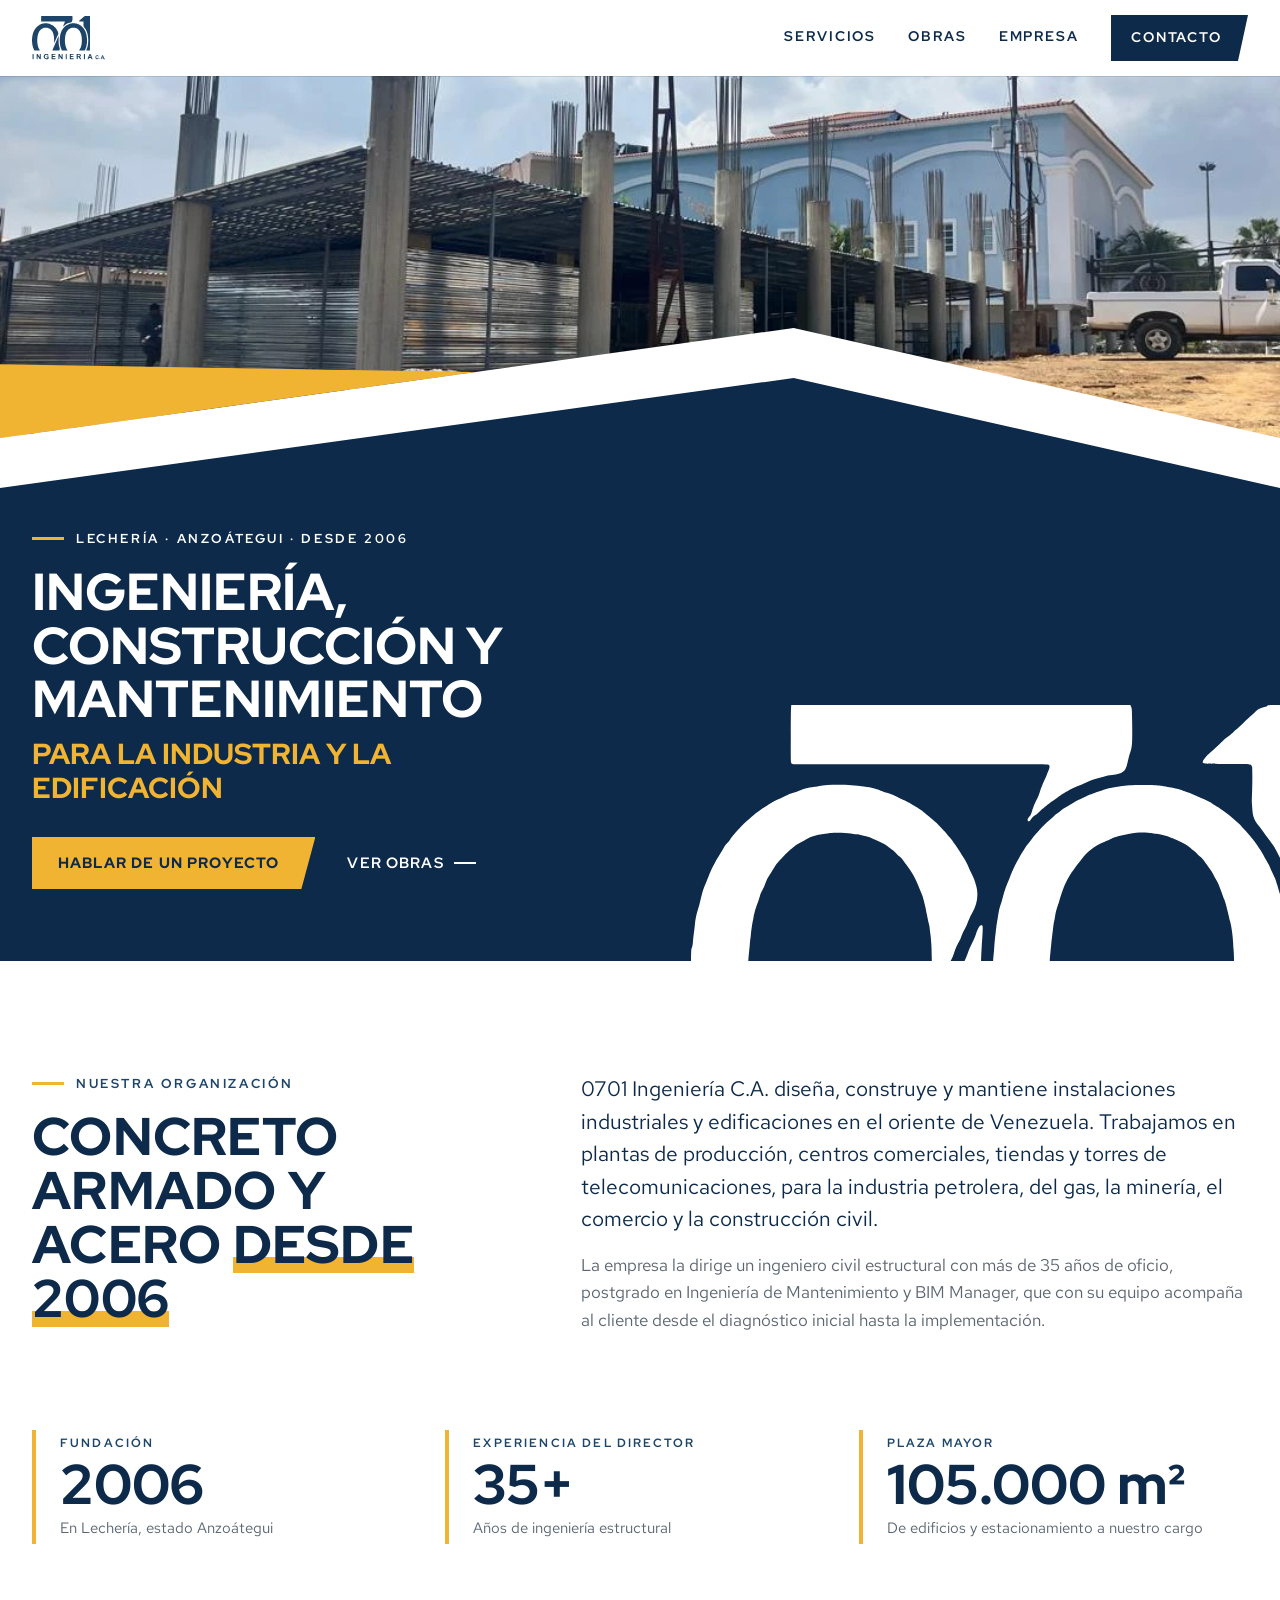
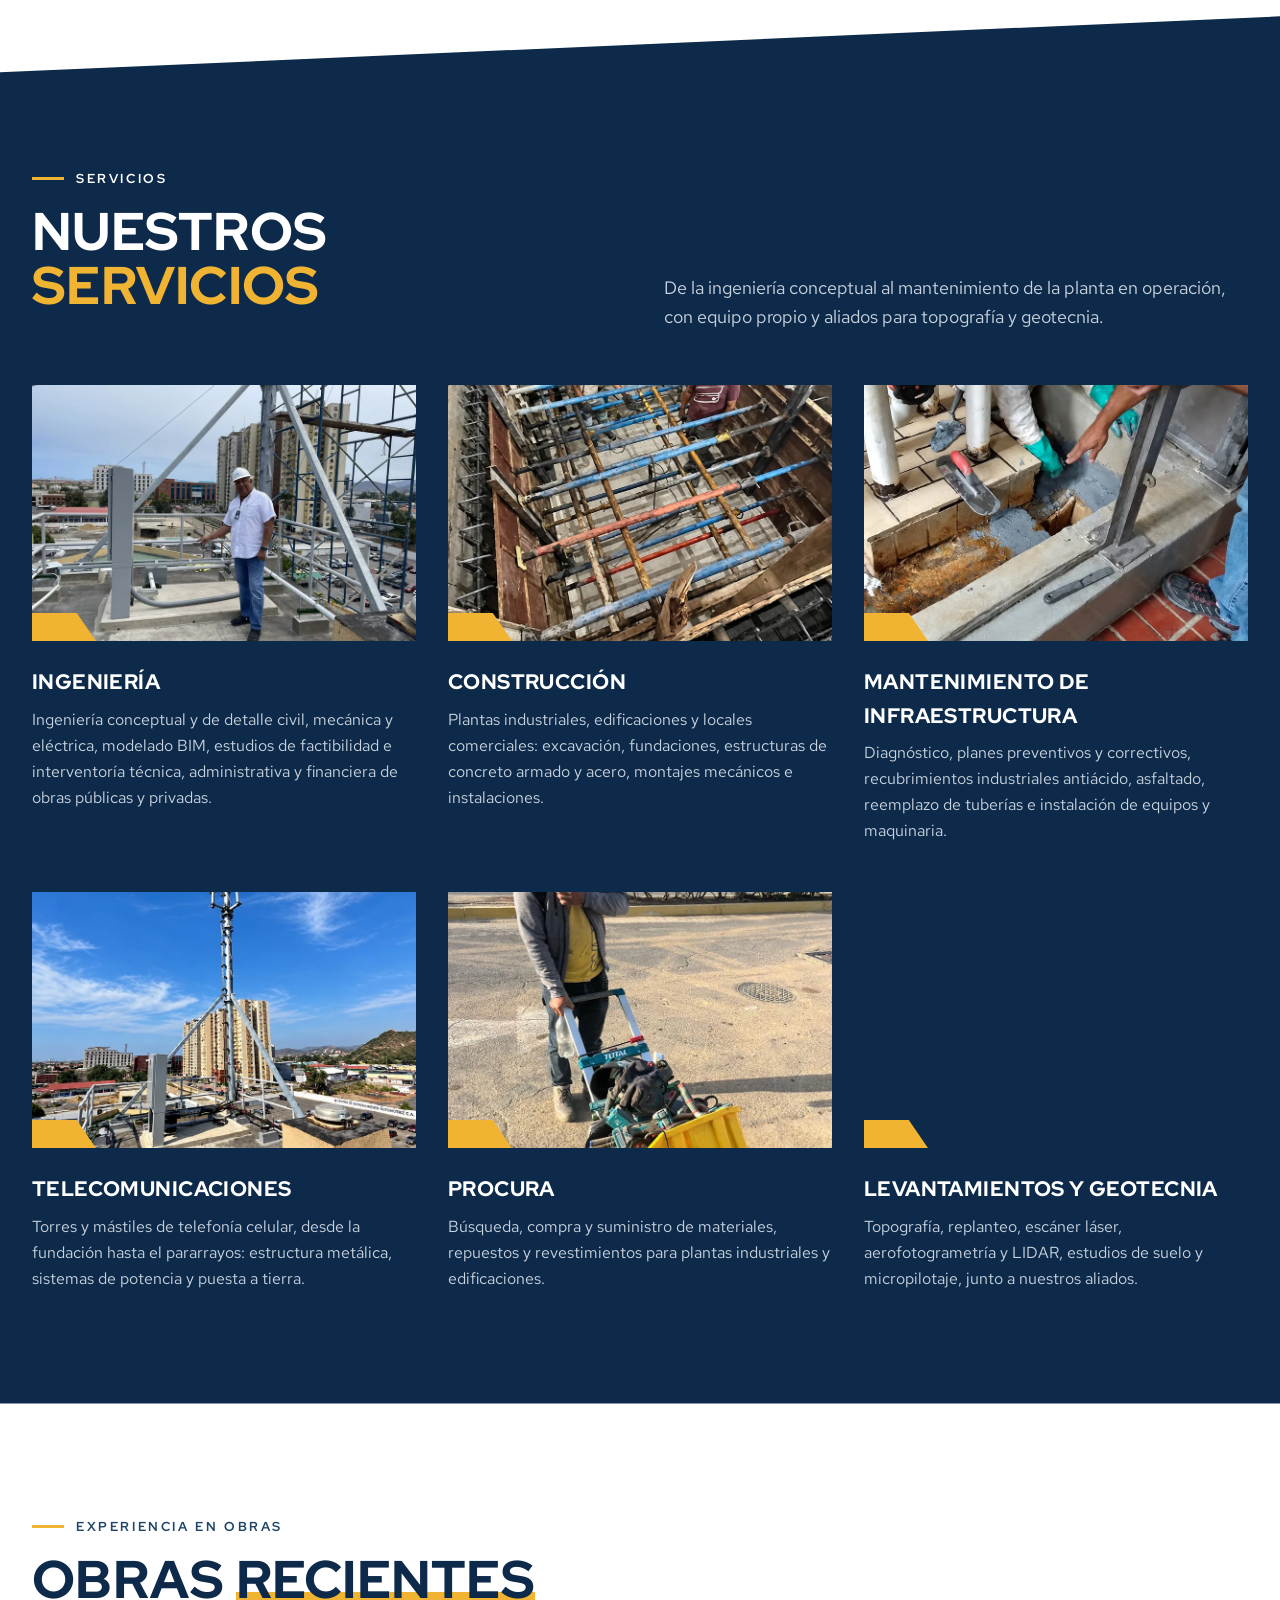
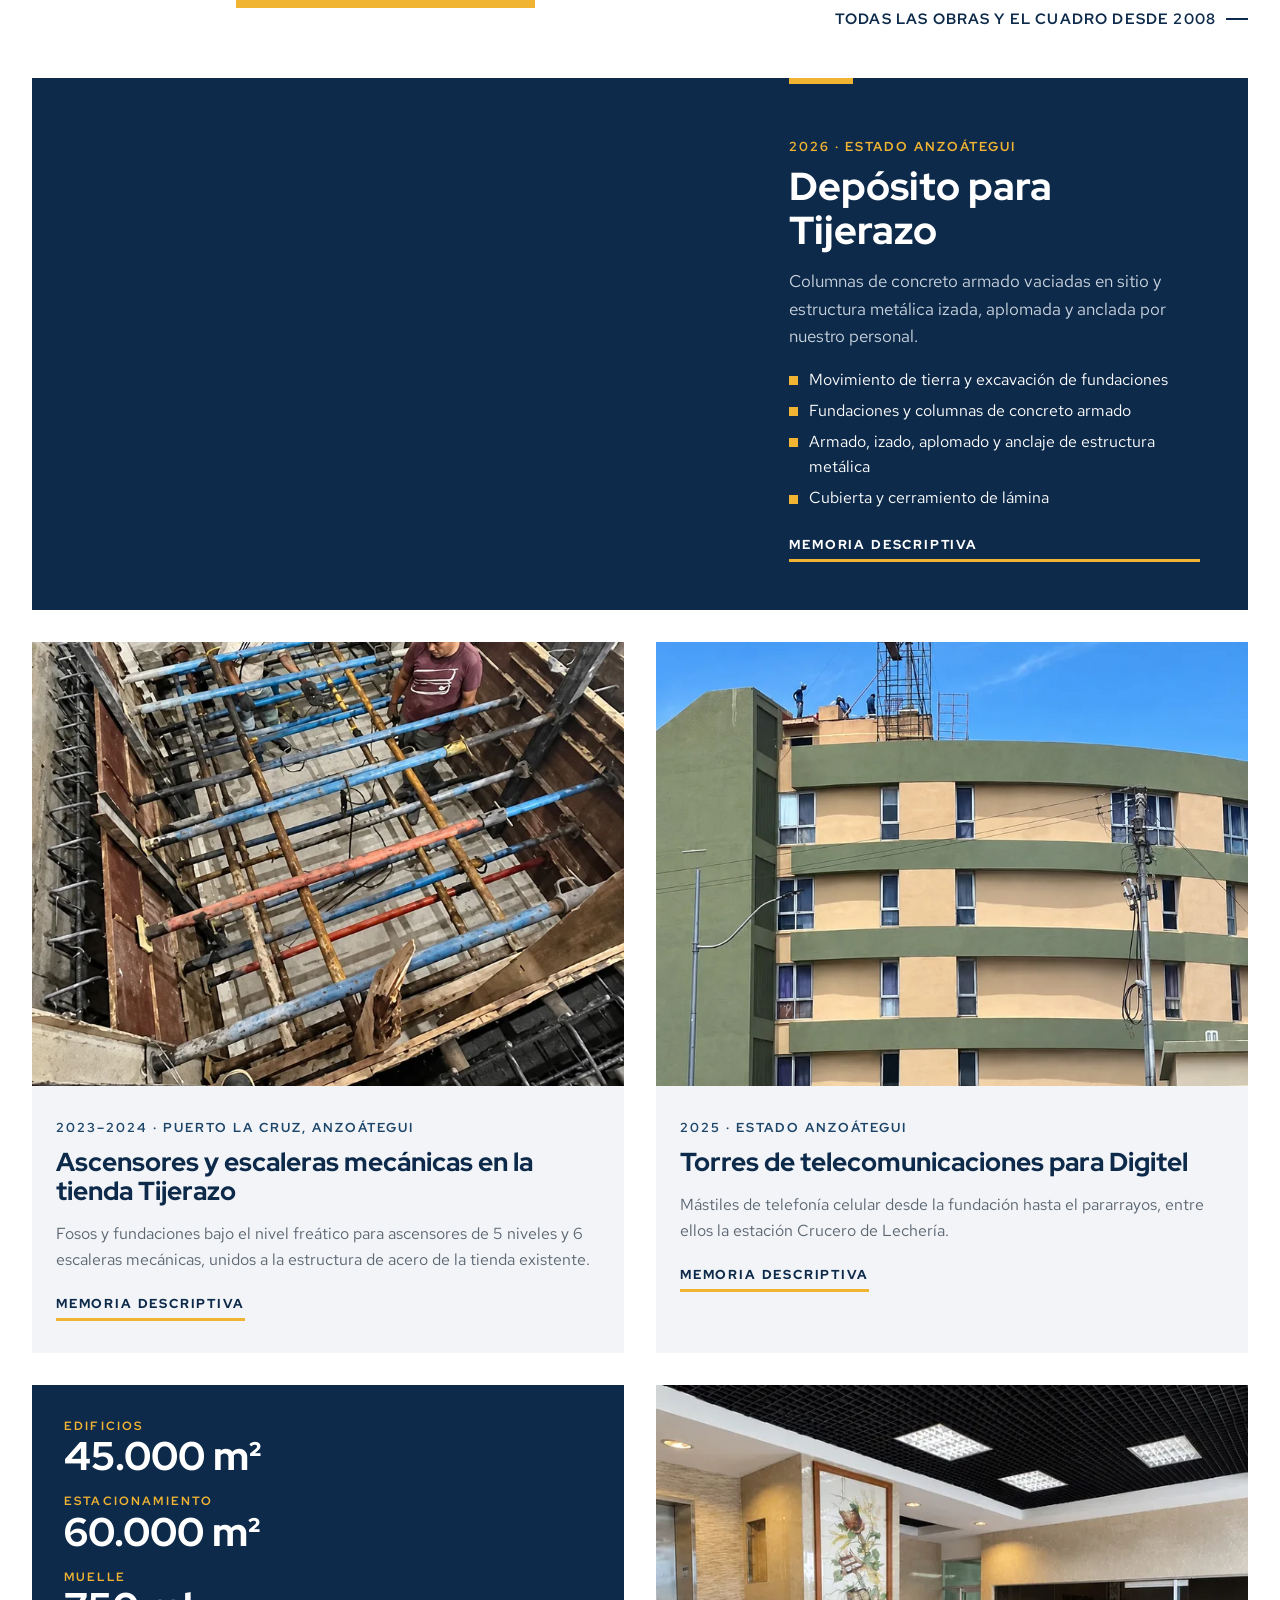
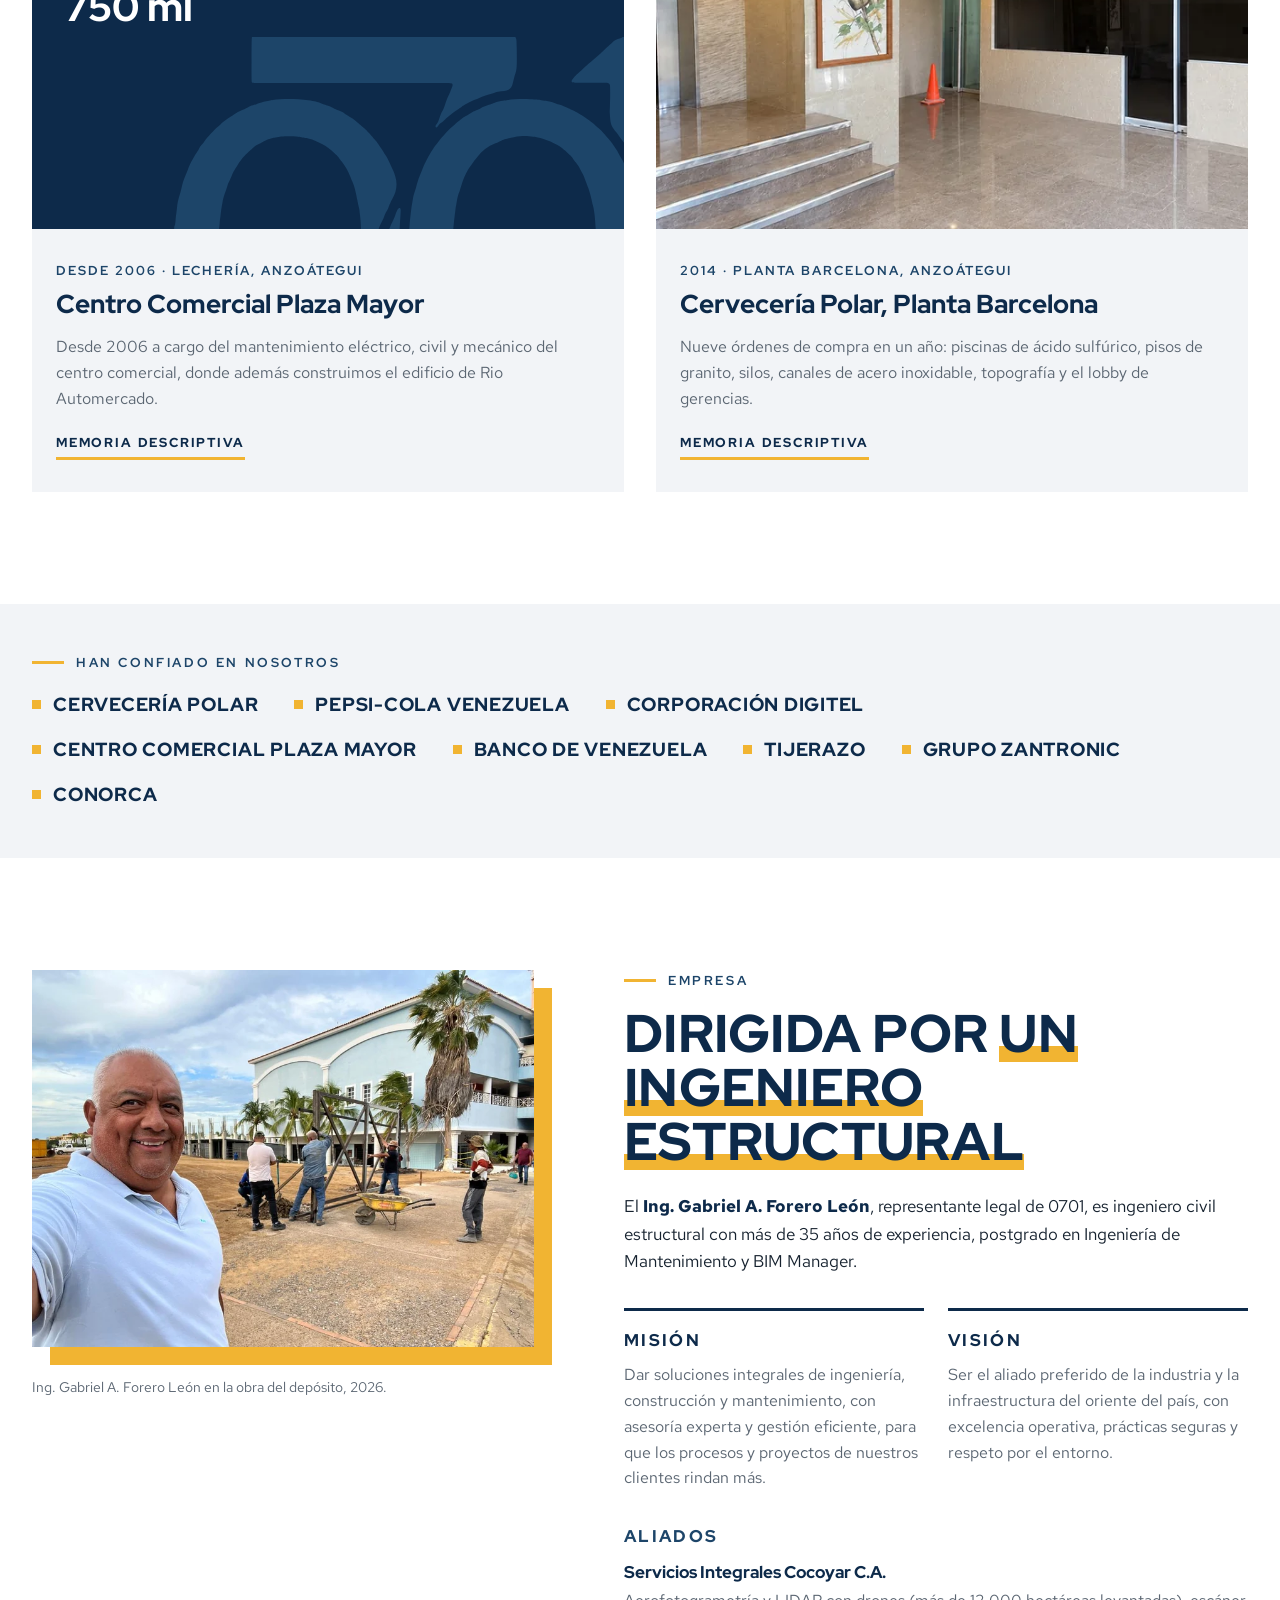
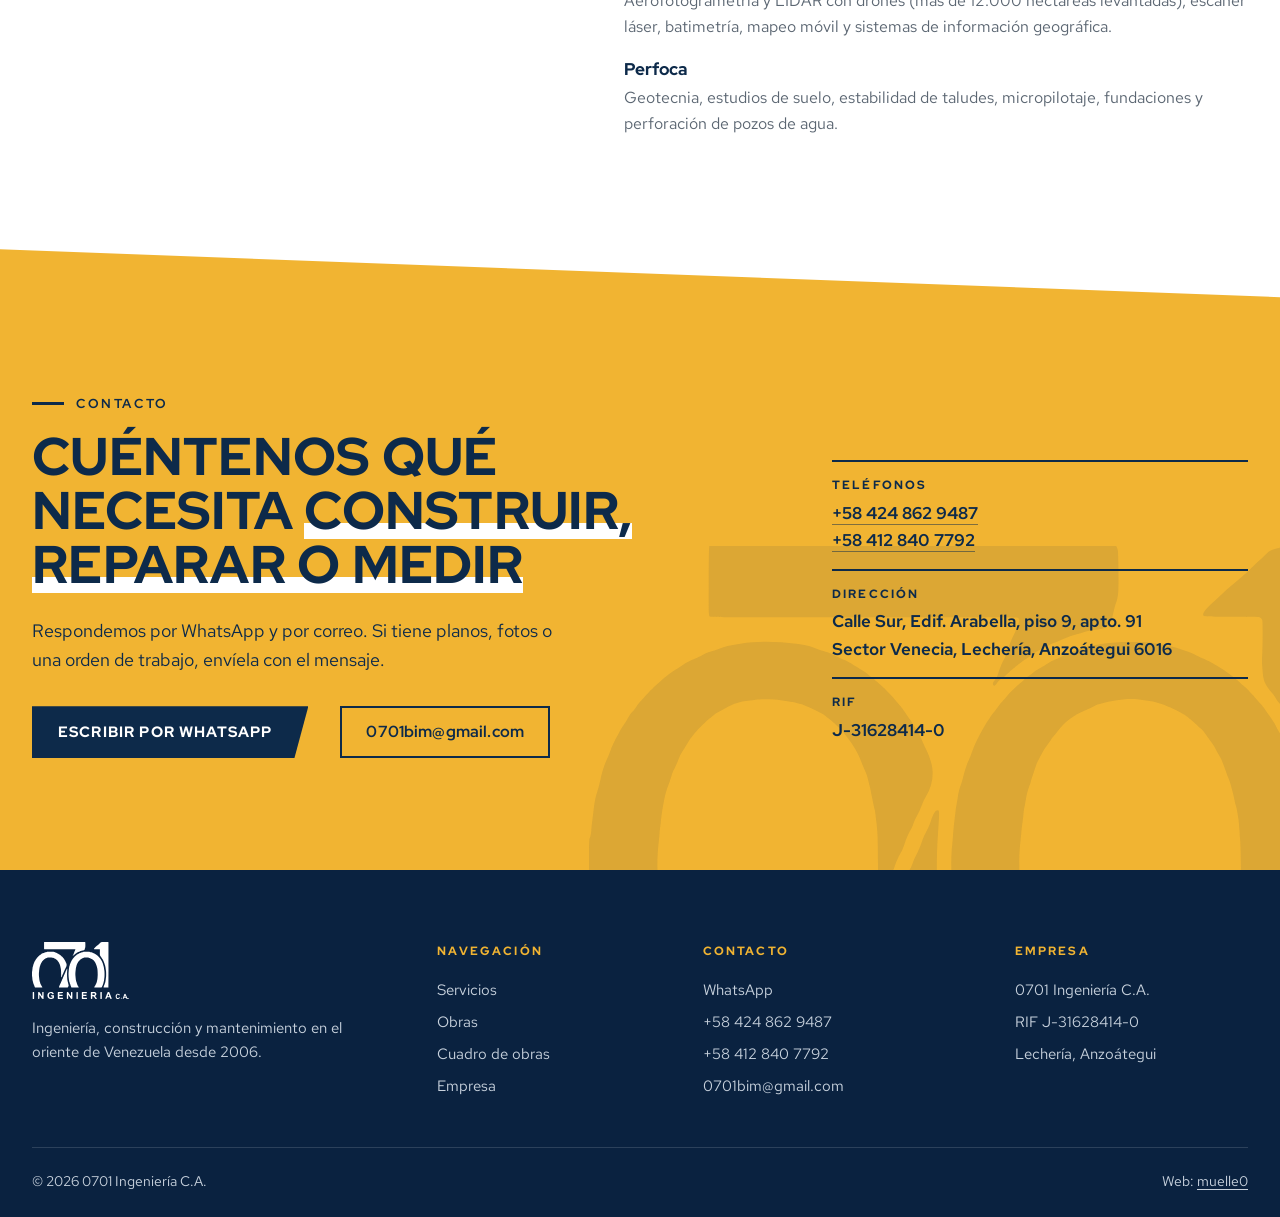
<file: public/index.html>
<!doctype html>
<html lang="es">
<head>
<meta charset="utf-8">
<meta name="viewport" content="width=device-width, initial-scale=1">
<title>0701 Ingeniería C.A. | Ingeniería, construcción y mantenimiento en Anzoátegui</title>
<meta name="description" content="Empresa de ingeniería, construcción y mantenimiento con sede en Lechería, Anzoátegui, desde 2006. Concreto armado y acero para plantas industriales, centros comerciales y torres de telecomunicaciones.">
<meta name="theme-color" content="#0d2a4a">
<meta property="og:type" content="website">
<meta property="og:locale" content="es_VE">
<meta property="og:title" content="0701 Ingeniería C.A. | Ingeniería, construcción y mantenimiento en Anzoátegui">
<meta property="og:description" content="Empresa de ingeniería, construcción y mantenimiento con sede en Lechería, Anzoátegui, desde 2006. Concreto armado y acero para plantas industriales, centros comerciales y torres de telecomunicaciones.">
<meta property="og:image" content="img/compartir.jpg">
<link rel="icon" href="img/favicon.svg" type="image/svg+xml">
<link rel="icon" href="img/favicon-32.png" sizes="32x32" type="image/png">
<link rel="apple-touch-icon" href="img/apple-touch-icon.png">
<link rel="preload" href="fonts/redhat-display.woff2" as="font" type="font/woff2" crossorigin>
<link rel="stylesheet" href="css/estilos.css?v=14">
<script type="application/ld+json">{"@context":"https://schema.org","@type":"GeneralContractor","name":"0701 Ingeniería C.A.","taxID":"J-31628414-0","foundingDate":"2006-08","email":"0701bim@gmail.com","telephone":["+58 424-862-9487","+58 412-840-7792"],"founder":{"@type":"Person","name":"Gabriel A. Forero León","jobTitle":"Ingeniero civil estructural"},"address":{"@type":"PostalAddress","streetAddress":"Calle Sur, Edif. Arabella, piso 9, apto. 91, sector Venecia","addressLocality":"Lechería","addressRegion":"Anzoátegui","postalCode":"6016","addressCountry":"VE"},"areaServed":"Anzoátegui, Venezuela"}</script>
</head>
<body>
<a class="saltar" href="#contenido">Saltar al contenido</a>
<header class="cab">
  <div class="cab__in">
    <a class="cab__logo" href="" aria-label="0701 Ingeniería C.A., inicio"><svg class="logo" aria-hidden="true" focusable="false" xmlns="http://www.w3.org/2000/svg" viewBox="0 0 408 245"><path fill="currentColor" fill-rule="evenodd" d="M405.59,241.00C405.22,240.95 404.55,240.76 404.05,240.55C403.16,240.19 403.16,240.19 402.08,240.34C399.77,240.68 398.98,240.14 398.06,237.58C397.48,235.98 397.14,235.87 392.72,235.92C388.75,235.96 388.64,236.01 388.00,237.97C387.35,239.95 386.70,240.50 385.05,240.50C383.85,240.49 383.20,240.02 383.20,239.16C383.20,238.43 384.77,234.06 385.70,232.20C386.47,230.68 387.49,227.86 388.15,225.51C388.29,224.99 388.68,223.98 389.01,223.26C389.35,222.54 389.78,221.58 389.98,221.13C390.78,219.24 392.52,218.50 394.42,219.23C395.51,219.65 397.03,222.52 398.31,226.55C399.06,228.94 400.00,231.32 400.56,232.27C401.16,233.28 401.32,233.67 401.96,235.54C402.84,238.07 403.15,238.35 404.30,237.61C405.04,237.13 405.60,237.00 406.95,237.00L408.00,237.00L408.00,238.99C408.00,240.97 408.00,240.97 407.32,241.03C406.57,241.11 406.52,241.10 405.59,241.00ZM78.30,240.94C73.27,240.51 69.54,238.28 67.61,234.55C67.21,233.78 66.70,232.79 66.46,232.34C66.05,231.56 65.64,230.15 65.29,228.30C64.73,225.39 65.38,221.54 66.89,218.77C67.28,218.07 67.75,217.18 67.95,216.81C68.44,215.87 68.86,215.42 69.99,214.55C70.52,214.15 71.27,213.57 71.65,213.25C74.40,211.03 80.56,210.24 84.85,211.57C86.71,212.15 89.47,214.19 90.45,215.70C92.62,219.05 92.41,219.79 89.10,220.31C86.90,220.66 86.61,220.57 85.76,219.27C85.20,218.43 84.91,218.17 83.50,217.23C80.24,215.05 76.44,215.69 73.46,218.92C71.69,220.83 71.05,224.94 71.84,229.37C72.25,231.64 72.28,231.70 74.07,233.51C76.31,235.78 76.69,235.95 79.70,235.94C84.16,235.93 87.13,233.80 86.41,231.13C86.14,230.15 85.49,229.90 83.15,229.90C80.32,229.90 79.80,229.51 79.80,227.39C79.80,225.04 80.00,224.97 86.50,225.02C93.32,225.06 92.73,224.50 92.71,230.99C92.70,236.50 92.69,236.53 91.29,237.72C88.95,239.71 82.52,241.30 78.30,240.94ZM269.08,240.49C267.69,240.29 267.05,239.75 265.92,237.85C265.53,237.19 264.89,236.22 264.48,235.68C264.08,235.15 263.43,234.19 263.03,233.53C262.13,232.05 260.93,230.42 260.37,229.95C259.02,228.78 256.46,228.27 255.51,228.98C254.84,229.47 254.86,229.39 254.80,234.40C254.73,240.57 254.79,240.45 251.65,240.45C249.34,240.45 248.94,240.20 248.69,238.61C248.50,237.35 248.61,212.95 248.82,212.50C249.30,211.41 249.37,211.40 256.88,211.40C265.95,211.40 266.73,211.51 269.08,213.13C273.74,216.34 273.06,224.31 267.89,227.09C266.12,228.04 266.17,228.45 268.29,230.80C269.82,232.49 270.09,232.87 270.94,234.52C271.28,235.20 271.93,236.25 272.36,236.86C273.87,238.94 273.99,239.74 272.91,240.30C272.50,240.51 270.05,240.63 269.08,240.49ZM333.32,240.49C331.70,240.28 331.14,239.63 329.75,236.31C328.71,233.83 329.03,233.96 323.37,233.92C318.35,233.89 318.22,233.90 317.60,234.46C317.12,234.89 316.35,236.36 315.86,237.79C315.08,240.02 314.41,240.50 312.11,240.50C309.39,240.49 309.15,239.90 310.41,236.25C310.67,235.48 311.00,234.46 311.14,233.99C311.28,233.52 311.72,232.48 312.11,231.69C313.25,229.38 313.46,228.82 314.94,224.08C315.19,223.31 315.71,222.00 316.15,221.08C317.17,218.94 317.37,218.45 317.99,216.55C318.97,213.54 319.98,211.88 321.01,211.59C321.84,211.36 324.97,211.41 325.45,211.67C326.27,212.11 327.93,215.28 329.00,218.45C329.39,219.62 329.90,220.85 330.45,221.97C330.92,222.92 331.52,224.34 331.79,225.12C333.76,230.83 333.89,231.18 334.41,232.05C335.16,233.33 335.37,233.83 336.14,236.23C337.10,239.22 337.10,239.78 336.20,240.25C335.94,240.39 334.40,240.62 334.05,240.59C334.00,240.58 333.67,240.54 333.32,240.49ZM4.25,240.38C2.95,239.90 3.05,241.10 3.05,225.90C3.05,209.92 2.74,211.48 5.89,211.42C8.19,211.37 8.74,211.62 9.00,212.86C9.17,213.67 9.09,238.85 8.91,239.30C8.74,239.73 8.44,240.07 8.05,240.28C7.68,240.48 4.73,240.56 4.25,240.38ZM27.40,240.39C26.86,240.22 26.49,239.91 26.26,239.41C26.02,238.89 25.87,214.47 26.10,213.22C26.35,211.83 26.85,211.48 28.65,211.42C30.75,211.35 31.29,211.57 32.17,212.90C32.49,213.37 33.05,214.15 33.42,214.64C33.80,215.13 34.27,215.82 34.47,216.19C35.11,217.36 35.51,218.01 36.70,219.85C37.34,220.84 38.10,222.08 38.40,222.60C40.25,225.92 41.91,228.20 42.46,228.20C43.15,228.20 43.21,227.52 43.21,220.51C43.20,211.40 43.17,211.50 46.14,211.41C47.99,211.36 48.61,211.65 48.89,212.67C49.04,213.21 49.04,238.70 48.89,239.25C48.60,240.28 47.85,240.54 45.41,240.48C43.05,240.42 42.46,240.05 41.31,237.94C41.01,237.40 40.49,236.54 40.15,236.05C39.81,235.56 39.18,234.47 38.75,233.65C37.79,231.81 37.46,231.27 36.10,229.30C35.51,228.45 34.77,227.28 34.44,226.71C33.44,224.93 32.19,223.81 31.70,224.25C31.32,224.59 31.29,225.12 31.27,232.15C31.25,239.92 31.28,239.66 30.30,240.20C29.79,240.48 28.07,240.59 27.40,240.39ZM110.27,240.36C109.76,240.17 109.51,239.94 109.26,239.40C109.01,238.86 108.87,214.50 109.11,213.06C109.24,212.25 109.68,211.67 110.28,211.50C110.81,211.36 128.42,211.36 129.10,211.51C130.33,211.77 130.96,213.15 130.61,214.79C130.29,216.31 130.61,216.24 123.05,216.30C114.67,216.37 115.03,216.20 115.12,219.88C115.18,222.82 115.21,222.83 123.50,222.78C128.53,222.75 128.66,222.77 129.26,223.36C129.87,223.98 130.02,226.16 129.50,227.08C129.00,227.97 129.20,227.94 122.40,228.00C114.53,228.07 115.05,227.77 115.12,232.12C115.18,236.03 114.67,235.81 123.48,235.79C130.26,235.78 130.19,235.77 130.72,236.50C131.43,237.48 131.06,239.80 130.12,240.26C129.62,240.51 110.94,240.60 110.27,240.36ZM148.47,240.35C147.80,240.12 147.39,239.62 147.27,238.90C147.11,237.99 147.18,213.36 147.34,212.84C147.68,211.74 148.42,211.40 150.49,211.40C152.10,211.40 152.57,211.55 153.29,212.28C154.00,213.00 155.51,215.13 155.97,216.05C156.83,217.76 158.26,220.22 158.80,220.91C159.13,221.32 159.63,222.08 159.91,222.60C160.58,223.83 160.80,224.17 161.55,225.20C161.89,225.67 162.39,226.42 162.65,226.88C163.27,227.97 163.68,228.40 164.08,228.40C164.84,228.40 164.91,227.59 164.89,219.34C164.87,212.83 164.87,212.83 165.11,212.39C165.96,210.84 169.64,211.02 170.37,212.65C170.59,213.15 170.72,237.98 170.50,238.98C170.23,240.20 169.42,240.55 167.01,240.47C164.62,240.40 164.15,240.11 163.07,238.05C162.76,237.44 162.17,236.50 161.76,235.95C161.36,235.40 160.75,234.45 160.41,233.83C160.07,233.21 159.41,232.17 158.95,231.50C158.00,230.15 156.52,227.73 155.95,226.60C155.01,224.73 153.95,223.68 153.43,224.11C152.95,224.51 152.95,224.49 152.90,232.00C152.84,239.87 152.88,239.55 152.13,240.08C151.53,240.51 149.35,240.67 148.47,240.35ZM189.15,240.35C188.64,240.17 188.14,239.63 188.00,239.12C187.75,238.16 187.92,212.80 188.19,212.34C188.92,211.06 192.51,211.03 193.24,212.30C193.61,212.94 193.78,238.42 193.42,239.25C192.94,240.34 190.73,240.91 189.15,240.35ZM211.89,240.34C211.34,240.17 210.85,239.67 210.71,239.13C210.55,238.50 210.53,212.81 210.69,212.50C211.30,211.35 210.84,211.40 221.29,211.40C230.29,211.40 230.81,211.42 231.29,211.77C232.04,212.32 232.32,214.30 231.79,215.36C231.29,216.37 231.65,216.33 224.16,216.34C216.06,216.35 216.49,216.22 216.28,218.69C216.09,220.83 216.35,222.02 217.09,222.44C217.57,222.72 219.86,222.81 225.20,222.78C229.76,222.75 229.81,222.75 230.30,223.43C230.90,224.27 230.86,226.82 230.23,227.42C229.67,227.95 229.76,227.94 223.50,228.00C215.66,228.07 216.25,227.76 216.25,231.80C216.25,236.04 215.65,235.78 225.35,235.79C228.93,235.80 231.09,235.84 231.33,235.91C233.23,236.43 233.17,239.86 231.25,240.39C230.59,240.57 212.49,240.53 211.89,240.34ZM290.23,240.39C289.79,240.26 289.25,239.72 289.09,239.25C288.92,238.75 288.83,215.17 288.99,213.56C289.16,211.82 289.58,211.48 291.61,211.42C293.84,211.35 294.64,211.71 294.89,212.90C295.05,213.62 295.04,238.28 294.89,239.01C294.75,239.65 294.27,240.22 293.72,240.38C293.26,240.52 290.70,240.53 290.23,240.39ZM360.89,240.35C358.05,239.87 355.96,238.46 354.82,236.23C352.98,232.63 352.99,226.49 354.85,222.80C355.35,221.82 356.58,220.81 359.13,219.28C362.05,217.53 366.76,218.31 369.40,220.99C371.86,223.47 371.64,225.13 368.80,225.37C367.94,225.44 367.56,225.27 366.94,224.54C364.64,221.80 361.97,221.38 359.78,223.40C357.80,225.21 357.16,231.22 358.62,234.18C360.24,237.47 365.02,237.66 366.69,234.52C367.36,233.24 367.83,232.90 368.88,232.90C371.72,232.90 372.00,234.52 369.74,237.92C368.46,239.84 364.44,240.95 360.89,240.35ZM376.24,239.71C374.99,239.13 374.93,236.89 376.15,236.26C377.18,235.72 378.72,236.08 379.11,236.94C379.98,238.85 378.16,240.61 376.24,239.71ZM394.33,231.86C395.36,231.43 395.41,230.51 394.52,228.30C393.26,225.18 392.59,225.23 391.46,228.53C390.76,230.57 390.75,231.30 391.44,231.75C391.98,232.10 393.61,232.17 394.33,231.86ZM325.50,228.75C326.31,228.28 326.34,227.72 325.65,225.65C325.41,224.94 325.10,223.92 324.95,223.40C323.88,219.59 322.78,219.20 321.71,222.27C319.84,227.60 319.71,228.28 320.53,228.71C321.20,229.08 324.89,229.10 325.50,228.75ZM261.90,223.90C264.69,223.61 266.22,222.22 266.22,220.00C266.22,217.17 264.14,216.21 258.23,216.32C254.92,216.37 254.87,216.43 254.82,220.15C254.77,223.93 254.81,223.97 258.80,223.99C259.98,223.99 261.38,223.95 261.90,223.90ZM115.90,192.61C113.43,192.51 113.23,192.13 114.29,189.51C114.61,188.71 114.98,187.73 115.10,187.35C115.41,186.39 116.93,182.87 117.78,181.10C118.55,179.52 119.02,178.37 119.75,176.30C120.02,175.56 120.67,174.07 121.20,172.99C121.73,171.92 122.42,170.39 122.74,169.59C123.06,168.80 123.62,167.59 124.00,166.90C124.65,165.70 125.65,163.38 126.28,161.60C127.00,159.55 127.77,157.76 128.41,156.65C129.20,155.27 129.37,154.86 130.30,152.25C130.74,151.00 131.39,149.48 132.19,147.81C133.33,145.46 134.03,143.79 135.02,141.05C135.23,140.44 135.64,139.52 135.92,139.00C136.20,138.48 136.60,137.73 136.82,137.34C137.03,136.94 137.49,135.86 137.84,134.94C138.52,133.12 138.62,132.89 139.62,131.00C140.39,129.55 140.94,128.23 141.76,125.85C142.19,124.61 142.68,123.49 143.58,121.71C144.58,119.73 144.95,118.85 145.61,116.96C146.82,113.48 147.64,112.29 148.63,112.54C149.23,112.69 149.23,113.41 148.50,124.05C147.89,133.00 148.00,146.20 148.75,153.35C148.83,154.12 148.97,155.69 149.05,156.85C149.15,158.14 149.32,159.53 149.50,160.45C149.66,161.28 149.88,162.47 149.99,163.10C150.10,163.73 150.35,164.75 150.54,165.35C151.00,166.82 151.75,169.74 151.95,170.85C152.04,171.34 152.25,172.27 152.41,172.90C155.51,184.61 155.49,183.99 152.89,189.28C151.18,192.76 153.22,192.39 135.30,192.50C127.35,192.55 120.06,192.61 119.10,192.63C118.14,192.65 116.70,192.64 115.90,192.61ZM13.67,192.45C12.68,192.13 11.87,190.67 10.36,186.50C10.05,185.65 9.68,184.68 9.55,184.35C9.41,184.02 9.04,182.96 8.71,182.00C8.07,180.11 7.90,179.72 7.18,178.40C6.68,177.47 5.50,173.95 5.05,172.04C4.91,171.44 4.64,170.43 4.45,169.80C4.26,169.17 4.04,168.33 3.95,167.95C3.86,167.56 3.62,166.71 3.41,166.05C2.81,164.21 2.13,160.97 2.00,159.40C1.88,158.03 1.36,153.20 1.20,152.00C1.15,151.64 1.09,150.72 1.05,149.95C0.94,147.55 0.65,145.89 0.19,145.12C-0.15,144.53 -0.10,125.06 0.25,124.46C0.63,123.81 0.87,122.71 0.99,120.95C1.14,119.01 1.24,118.07 1.55,115.80C1.69,114.84 1.86,113.35 1.94,112.50C2.20,109.74 2.73,107.03 3.45,104.80C4.04,102.97 4.53,101.14 4.90,99.40C5.48,96.62 6.45,93.47 7.27,91.66C7.85,90.38 8.79,88.09 9.28,86.74C9.75,85.47 11.25,82.25 11.74,81.46C11.98,81.07 12.47,80.16 12.83,79.44C13.20,78.71 13.95,77.43 14.52,76.58C15.09,75.74 15.88,74.46 16.29,73.75C16.70,73.03 17.17,72.21 17.34,71.92C17.51,71.62 18.06,70.97 18.55,70.47C19.19,69.82 19.66,69.21 20.15,68.41C20.65,67.61 21.20,66.90 22.05,65.98C22.71,65.27 23.45,64.45 23.70,64.16C24.73,62.94 27.82,59.83 28.65,59.17C29.14,58.77 30.07,57.96 30.70,57.37C32.19,55.97 35.44,53.50 37.13,52.51C37.85,52.07 38.90,51.40 39.45,51.00C41.26,49.70 42.54,49.01 45.25,47.88C45.91,47.61 47.21,46.99 48.15,46.50C49.91,45.59 50.76,45.25 51.95,44.95C52.66,44.77 54.45,44.13 56.25,43.42C57.79,42.81 59.92,42.30 62.55,41.91C63.27,41.80 64.37,41.62 65.00,41.51C70.76,40.51 80.71,40.57 88.24,41.65C92.91,42.32 93.93,42.57 96.92,43.76C97.94,44.17 99.36,44.65 100.07,44.84C101.97,45.35 102.66,45.62 104.65,46.65C105.64,47.17 107.15,47.89 108.00,48.25C110.43,49.31 111.31,49.75 112.32,50.43C112.83,50.78 113.52,51.22 113.85,51.40C114.38,51.70 116.19,52.81 117.68,53.77C117.97,53.95 118.53,54.40 118.92,54.77C119.32,55.13 120.10,55.77 120.65,56.19C121.20,56.60 122.10,57.35 122.64,57.85C123.19,58.34 124.19,59.21 124.87,59.78C125.54,60.35 126.10,60.85 126.10,60.91C126.10,60.96 126.82,61.73 127.70,62.61C128.59,63.50 129.75,64.77 130.29,65.43C130.83,66.10 131.60,67.01 132.00,67.45C133.08,68.63 133.40,69.05 134.83,71.20C135.55,72.27 136.42,73.54 136.78,74.03C137.13,74.51 137.67,75.36 137.97,75.93C138.27,76.49 138.84,77.40 139.23,77.95C140.09,79.16 141.09,81.07 141.85,82.93C142.16,83.69 142.90,85.30 143.50,86.51C144.10,87.72 144.71,89.10 144.86,89.58C145.00,90.06 145.32,91.09 145.57,91.86C147.08,96.65 146.30,102.13 143.46,106.64C143.16,107.13 142.77,107.87 142.59,108.29C142.42,108.71 142.12,109.41 141.93,109.85C141.74,110.29 141.36,111.22 141.10,111.92C140.83,112.62 140.30,113.76 139.90,114.45C139.03,115.99 138.61,116.90 138.08,118.40C137.61,119.73 137.59,119.79 136.74,121.25C135.99,122.55 135.12,124.58 134.31,126.94C133.57,129.07 133.36,129.53 132.45,131.15C131.70,132.46 130.57,135.10 130.05,136.74C129.89,137.23 129.27,138.62 128.65,139.84C127.65,141.83 126.82,143.85 125.94,146.42C125.34,148.19 124.30,149.40 123.71,149.03C123.16,148.69 123.11,147.67 123.06,135.85C123.02,124.84 122.93,122.63 122.40,117.80C121.87,113.09 121.84,112.90 121.51,111.74C121.35,111.19 121.08,109.96 120.91,109.00C120.73,108.04 120.51,106.91 120.40,106.50C120.30,106.09 120.12,105.19 120.00,104.50C119.89,103.81 119.66,102.77 119.50,102.18C119.34,101.60 119.10,100.63 118.96,100.03C118.60,98.41 118.05,96.80 117.40,95.40C117.08,94.71 116.40,93.07 115.89,91.75C114.48,88.13 112.73,85.06 110.40,82.10C109.90,81.47 109.14,80.45 108.70,79.85C107.73,78.50 107.36,78.09 106.40,77.28C105.98,76.93 105.23,76.22 104.73,75.69C104.22,75.17 103.44,74.47 102.99,74.14C102.54,73.82 101.67,73.15 101.06,72.67C99.74,71.62 99.20,71.32 95.26,69.41C92.09,67.88 90.79,67.38 88.80,66.95C88.17,66.82 87.24,66.59 86.73,66.46C86.22,66.32 85.19,66.14 84.43,66.05C83.67,65.96 82.40,65.78 81.60,65.64C78.88,65.18 73.53,65.08 70.95,65.44C70.40,65.52 68.94,65.72 67.70,65.89C66.46,66.06 65.22,66.26 64.95,66.34C61.41,67.32 60.83,67.55 58.30,69.00C57.56,69.42 56.30,70.09 55.50,70.48C54.39,71.03 53.85,71.36 53.20,71.91C52.73,72.31 51.82,73.05 51.17,73.58C50.51,74.10 49.73,74.80 49.42,75.14C49.10,75.47 48.27,76.31 47.57,76.99C46.87,77.67 46.01,78.57 45.66,78.99C45.31,79.41 44.67,80.15 44.23,80.64C43.73,81.18 43.20,81.92 42.85,82.54C42.53,83.09 41.72,84.41 41.04,85.47C39.04,88.58 38.86,88.93 37.75,91.80C37.44,92.60 36.88,93.81 36.51,94.50C35.73,95.94 35.53,96.44 35.10,97.94C34.69,99.36 33.92,101.63 33.47,102.70C33.07,103.66 32.19,106.97 31.95,108.40C31.86,108.92 31.66,110.00 31.50,110.80C31.26,111.99 30.82,115.22 30.54,117.90C30.51,118.20 30.40,119.01 30.30,119.70C30.20,120.39 30.09,121.49 30.05,122.15C30.02,122.81 29.84,124.70 29.65,126.35C29.24,129.99 29.04,134.24 29.14,137.25C29.20,139.28 29.45,143.29 29.55,143.80C29.59,144.05 30.03,148.82 30.15,150.35C30.24,151.49 30.58,154.57 30.75,155.80C30.83,156.38 30.97,157.49 31.05,158.27C31.13,159.05 31.28,160.08 31.39,160.57C31.50,161.05 31.75,162.33 31.95,163.40C32.44,166.05 32.85,167.62 33.79,170.45C34.22,171.77 34.72,173.39 34.90,174.05C35.27,175.44 35.89,176.90 36.66,178.21C37.19,179.11 37.48,179.69 38.80,182.47C39.44,183.81 39.71,184.24 40.70,185.50C41.43,186.42 41.50,186.54 42.64,188.95C43.72,191.22 43.74,191.87 42.76,192.31C42.15,192.58 14.48,192.71 13.67,192.45ZM167.95,192.51C167.46,192.39 167.05,192.13 166.70,191.74C165.91,190.83 163.82,186.00 163.14,183.50C162.81,182.32 161.95,180.02 161.34,178.73C160.66,177.27 160.57,177.02 159.70,174.14C159.26,172.68 158.72,171.03 158.51,170.47C157.73,168.39 157.12,166.01 156.95,164.35C156.91,164.02 156.71,162.87 156.50,161.80C156.28,160.73 156.04,159.15 155.95,158.30C155.87,157.45 155.73,156.25 155.65,155.65C155.36,153.35 155.11,150.89 155.00,149.25C154.91,147.66 154.74,145.34 154.34,139.90C154.15,137.33 154.28,130.05 154.56,128.20C154.63,127.68 154.79,125.92 154.90,124.30C155.10,121.40 155.32,119.12 155.70,115.95C155.81,115.07 155.97,113.74 156.05,113.00C156.13,112.26 156.33,110.95 156.49,110.10C156.65,109.25 156.86,108.03 156.95,107.40C157.28,105.12 157.75,103.17 158.35,101.60C158.54,101.10 158.97,99.67 159.30,98.42C160.04,95.64 160.91,92.91 161.37,91.90C161.75,91.08 162.73,88.63 163.51,86.52C164.58,83.67 168.24,76.63 169.80,74.45C170.11,74.01 170.62,73.22 170.93,72.70C171.24,72.18 171.93,71.25 172.46,70.65C172.99,70.05 173.79,69.01 174.23,68.35C174.72,67.61 175.42,66.75 176.05,66.10C176.61,65.52 177.50,64.53 178.02,63.90C179.42,62.22 181.46,60.18 182.95,58.99C183.67,58.42 184.64,57.57 185.12,57.09C185.60,56.61 186.39,55.95 186.87,55.61C187.35,55.28 188.21,54.63 188.77,54.17C190.11,53.06 190.09,53.07 191.95,52.03C192.83,51.53 194.09,50.78 194.75,50.35C196.27,49.36 197.47,48.72 198.79,48.20C199.36,47.98 200.69,47.35 201.74,46.81C203.18,46.07 204.08,45.69 205.40,45.25C206.36,44.93 207.82,44.42 208.65,44.12C209.47,43.82 210.49,43.45 210.91,43.29C212.31,42.78 214.71,42.21 216.35,42.00C217.23,41.89 218.67,41.67 219.55,41.51C222.65,40.94 228.22,40.70 233.95,40.89C238.67,41.04 239.18,41.08 240.85,41.41C241.67,41.57 243.29,41.84 244.43,42.00C246.70,42.33 248.65,42.79 250.11,43.34C250.63,43.53 252.02,44.01 253.20,44.41C255.67,45.23 257.09,45.79 258.65,46.58C259.25,46.88 260.29,47.36 260.95,47.65C264.63,49.27 265.46,49.70 267.01,50.82C267.43,51.12 268.28,51.64 268.91,51.99C270.44,52.82 275.50,56.61 277.13,58.14C277.80,58.77 278.78,59.62 279.30,60.03C279.84,60.45 280.53,61.10 280.90,61.55C281.26,61.99 281.99,62.80 282.52,63.37C283.05,63.93 283.88,64.86 284.36,65.42C284.85,65.99 285.63,66.88 286.11,67.40C286.58,67.92 287.37,68.91 287.85,69.60C290.50,73.35 291.56,74.95 292.11,76.04C292.78,77.35 293.62,78.86 294.72,80.73C295.11,81.38 295.64,82.46 295.92,83.13C296.19,83.80 296.90,85.34 297.50,86.55C298.30,88.18 298.67,89.04 298.90,89.87C299.07,90.49 299.32,91.32 299.46,91.72C299.59,92.12 299.89,93.12 300.11,93.95C300.33,94.78 300.87,96.51 301.30,97.80C302.18,100.44 302.81,102.81 303.05,104.45C303.14,105.05 303.35,106.16 303.50,106.90C303.86,108.56 303.96,109.17 304.10,110.45C304.16,111.00 304.36,112.40 304.55,113.55C304.74,114.70 304.97,116.26 305.05,117.00C305.14,117.74 305.34,119.03 305.50,119.85C306.23,123.62 306.55,129.73 306.47,138.15C306.40,145.13 306.10,150.02 305.60,152.49C305.43,153.28 305.19,154.76 305.04,155.79C304.90,156.81 304.68,158.28 304.55,159.05C304.41,159.82 304.21,161.21 304.10,162.15C303.99,163.08 303.74,164.54 303.55,165.40C303.36,166.25 303.11,167.55 303.00,168.29C302.70,170.12 302.02,172.61 301.42,174.05C301.14,174.71 300.49,176.65 299.96,178.35C298.61,182.77 298.26,183.66 297.09,185.70C296.83,186.17 296.42,187.00 296.19,187.55C294.35,192.00 293.94,192.23 287.60,192.28C286.36,192.29 280.69,192.37 275.00,192.46C269.31,192.54 264.49,192.58 264.30,192.55C262.72,192.25 262.71,190.89 264.27,188.45C264.65,187.84 265.49,186.33 266.13,185.09C266.77,183.85 267.71,182.21 268.20,181.44C269.22,179.88 270.46,177.43 271.10,175.70C271.34,175.07 271.68,174.21 271.87,173.80C272.64,172.13 272.92,171.42 273.30,170.11C273.85,168.19 274.56,165.23 274.85,163.56C274.99,162.79 275.28,161.54 275.50,160.80C275.74,159.97 275.96,158.95 276.05,158.15C276.14,157.44 276.30,156.33 276.41,155.70C276.71,153.85 276.89,152.02 277.00,149.40C277.10,146.99 277.17,145.95 277.41,142.95C277.70,139.39 277.53,127.21 277.15,124.15C277.12,123.93 277.06,122.78 277.00,121.60C276.82,117.68 276.08,112.63 275.35,110.28C275.21,109.85 274.99,108.92 274.85,108.21C274.71,107.50 274.51,106.60 274.40,106.22C274.29,105.84 274.11,105.09 274.00,104.56C273.64,102.91 272.82,100.16 272.42,99.23C272.20,98.75 271.84,97.81 271.61,97.16C271.38,96.50 271.02,95.51 270.80,94.96C270.59,94.40 270.20,93.36 269.94,92.65C269.39,91.11 268.91,90.12 268.03,88.72C267.68,88.15 267.21,87.31 267.01,86.86C266.45,85.65 265.66,84.40 264.30,82.59C263.64,81.71 262.74,80.46 262.31,79.82C261.50,78.63 261.11,78.19 260.05,77.36C259.72,77.10 259.12,76.52 258.71,76.08C258.30,75.64 257.49,74.91 256.91,74.46C256.33,74.02 255.43,73.27 254.90,72.81C252.14,70.39 243.37,66.60 239.21,66.05C238.57,65.96 237.31,65.78 236.40,65.65C231.71,64.96 228.89,65.01 223.42,65.91C220.62,66.36 216.05,67.57 215.45,68.01C215.12,68.25 212.71,69.37 211.40,69.90C206.30,71.95 202.31,74.99 199.46,78.97C199.11,79.45 198.52,80.19 198.15,80.60C197.78,81.01 197.11,81.89 196.67,82.55C196.23,83.21 195.50,84.22 195.05,84.80C193.95,86.20 192.82,88.18 190.94,92.00C190.45,92.98 188.51,98.78 188.00,100.78C187.94,101.02 187.69,101.71 187.45,102.33C186.90,103.75 186.26,106.22 186.05,107.76C185.96,108.41 185.76,109.53 185.60,110.25C185.29,111.65 185.19,112.35 184.95,114.60C184.86,115.40 184.66,117.06 184.50,118.30C184.33,119.54 184.15,121.11 184.10,121.80C184.04,122.49 183.86,124.31 183.70,125.85C183.32,129.47 183.20,131.74 183.20,135.52C183.20,139.14 183.25,140.09 183.80,145.85C183.85,146.40 183.99,147.99 184.10,149.38C184.21,150.77 184.41,152.68 184.55,153.63C184.69,154.58 184.89,156.19 185.00,157.23C185.11,158.26 185.34,159.77 185.51,160.58C185.67,161.39 185.89,162.59 186.00,163.25C186.28,164.90 186.83,166.82 187.39,168.14C187.89,169.31 188.39,170.77 189.40,174.05C190.21,176.69 190.66,177.95 191.62,180.30C192.84,183.28 192.99,183.56 194.88,186.40C197.72,190.66 198.08,191.67 196.97,192.27C196.53,192.52 168.90,192.74 167.95,192.51ZM303.23,192.41C302.52,192.08 302.31,191.27 302.65,190.14C302.73,189.87 302.90,189.13 303.04,188.50C303.32,187.16 304.36,183.84 304.84,182.72C305.03,182.30 305.48,181.25 305.85,180.40C306.22,179.55 306.77,178.11 307.07,177.20C307.37,176.29 307.88,174.91 308.21,174.13C308.95,172.36 309.62,169.97 310.01,167.70C310.17,166.74 310.42,165.39 310.55,164.70C310.68,164.01 310.86,162.80 310.95,162.00C311.03,161.20 311.26,159.49 311.45,158.20C311.63,156.91 311.86,155.11 311.94,154.20C312.03,153.29 312.28,151.45 312.50,150.10C313.03,146.88 313.11,145.55 313.17,137.65C313.25,127.89 313.03,123.72 312.26,120.03C312.18,119.65 312.04,118.62 311.95,117.74C311.87,116.87 311.66,115.30 311.49,114.27C311.33,113.24 311.11,111.57 311.00,110.57C310.90,109.57 310.65,108.01 310.46,107.10C310.27,106.19 310.04,104.91 309.95,104.25C309.76,102.83 308.93,99.47 308.51,98.34C308.18,97.50 307.65,95.71 307.06,93.50C306.49,91.40 305.72,89.14 305.24,88.18C305.00,87.71 304.63,86.80 304.41,86.18C304.20,85.55 303.84,84.57 303.62,83.99C303.39,83.42 303.05,82.50 302.84,81.95C302.44,80.86 301.62,79.17 301.02,78.18C300.81,77.83 300.09,76.45 299.42,75.10C298.43,73.10 298.06,72.46 297.40,71.60C296.96,71.02 296.19,69.97 295.71,69.25C295.22,68.53 294.42,67.48 293.92,66.90C293.36,66.27 292.77,65.44 292.41,64.79C292.06,64.19 291.45,63.33 291.00,62.80C288.11,59.47 287.15,57.47 286.90,54.28C286.84,53.49 286.72,52.04 286.64,51.05C286.51,49.59 286.50,48.90 286.59,47.40C286.83,43.05 286.90,32.82 286.69,31.72C286.57,31.10 286.15,30.56 285.67,30.41C285.02,30.21 283.93,30.18 273.35,30.11C260.89,30.02 261.51,30.08 261.50,29.00C261.50,28.25 263.42,25.94 265.61,24.06C267.27,22.63 268.71,21.29 270.75,19.30C272.15,17.93 273.07,17.12 274.25,16.25C275.17,15.57 276.38,14.55 277.10,13.86C277.79,13.19 278.73,12.35 279.20,12.00C279.67,11.65 280.61,10.80 281.31,10.11C283.08,8.33 285.49,6.07 286.60,5.13C287.12,4.69 287.86,3.98 288.24,3.55C289.34,2.32 290.51,1.70 293.02,1.00C293.93,0.75 294.27,0.61 294.58,0.34C294.98,-0.00 294.98,-0.00 308.67,0.00L322.35,0.00L322.62,0.68C322.77,1.05 322.93,1.55 322.99,1.80C323.16,2.57 323.22,190.75 323.05,191.23C322.63,192.44 322.67,192.43 316.40,192.51C306.18,192.64 303.71,192.62 303.23,192.41ZM172.20,59.30C171.74,58.84 171.97,58.06 172.90,56.99C173.50,56.29 173.77,55.72 174.28,54.10C174.82,52.38 175.79,49.88 176.20,49.16C176.97,47.81 177.44,46.74 178.11,44.80C179.24,41.51 179.94,39.71 180.63,38.35C180.99,37.64 181.52,36.42 181.80,35.65C182.09,34.88 182.52,33.77 182.76,33.18C183.47,31.45 183.35,30.77 182.27,30.45C181.80,30.31 175.49,30.29 116.98,30.31C52.75,30.33 52.21,30.33 51.83,30.13C50.88,29.64 50.95,30.71 50.98,15.90C50.99,7.33 51.04,2.27 51.12,1.38L51.23,0.00L137.85,-0.00L224.47,-0.00L224.78,0.67C225.26,1.74 225.28,1.89 225.37,6.85C225.58,18.94 225.45,21.51 224.45,24.09C224.10,24.99 223.56,27.05 222.96,29.80C222.01,34.13 220.58,35.23 215.15,35.75C213.45,35.92 212.41,36.13 211.20,36.55C210.79,36.70 209.96,36.94 209.35,37.10C205.87,37.98 203.49,38.80 201.40,39.85C200.60,40.25 199.41,40.76 198.75,40.98C196.95,41.59 194.81,42.56 193.30,43.46C192.56,43.90 191.49,44.50 190.93,44.79C190.37,45.09 189.61,45.57 189.23,45.86C188.86,46.16 187.92,46.82 187.15,47.33C184.48,49.12 182.96,50.22 182.11,50.99C181.64,51.42 180.89,52.03 180.45,52.35C180.01,52.67 179.04,53.52 178.30,54.24C177.53,54.99 176.54,55.83 176.00,56.20C174.72,57.07 174.42,57.36 173.75,58.36C173.02,59.44 172.60,59.70 172.20,59.30Z"/></svg></a>
    <button class="cab__menu" type="button" aria-expanded="false" aria-controls="nav">Menú</button>
    <nav id="nav" class="nav" aria-label="Principal">
      <a href="#servicios">Servicios</a>
      <a href="obras/">Obras</a>
      <a href="#empresa">Empresa</a>
      <a class="nav__cta" href="#contacto">Contacto</a>
    </nav>
  </div>
</header>

<main id="contenido">

<section class="portada">
  <div class="portada__foto"><img class="" src="img/fotos/deposito-columnas-800.webp?v=14" srcset="img/fotos/deposito-columnas-800.webp?v=14 800w, img/fotos/deposito-columnas-1600.webp?v=14 1600w" sizes="100vw" width="1080" height="810" alt="Columnas de concreto armado y nave metálica del depósito para Tijerazo" loading="eager" decoding="async" fetchpriority="high"></div>
  <div class="portada__franja" aria-hidden="true"></div>
  <div class="portada__cuna" aria-hidden="true"></div>
  <div class="portada__panel" aria-hidden="true"></div>
  <svg class="portada__marca" aria-hidden="true" focusable="false" xmlns="http://www.w3.org/2000/svg" viewBox="0 0 327 196"><path fill="currentColor" fill-rule="evenodd" d="M115.90,192.61C113.43,192.51 113.23,192.13 114.29,189.51C114.61,188.71 114.98,187.73 115.10,187.35C115.41,186.39 116.93,182.87 117.78,181.10C118.55,179.52 119.02,178.37 119.75,176.30C120.02,175.56 120.67,174.07 121.20,172.99C121.73,171.92 122.42,170.39 122.74,169.59C123.06,168.80 123.62,167.59 124.00,166.90C124.65,165.70 125.65,163.38 126.28,161.60C127.00,159.55 127.77,157.76 128.41,156.65C129.20,155.27 129.37,154.86 130.30,152.25C130.74,151.00 131.39,149.48 132.19,147.81C133.33,145.46 134.03,143.79 135.02,141.05C135.23,140.44 135.64,139.52 135.92,139.00C136.20,138.48 136.60,137.73 136.82,137.34C137.03,136.94 137.49,135.86 137.84,134.94C138.52,133.12 138.62,132.89 139.62,131.00C140.39,129.55 140.94,128.23 141.76,125.85C142.19,124.61 142.68,123.49 143.58,121.71C144.58,119.73 144.95,118.85 145.61,116.96C146.82,113.48 147.64,112.29 148.63,112.54C149.23,112.69 149.23,113.41 148.50,124.05C147.89,133.00 148.00,146.20 148.75,153.35C148.83,154.12 148.97,155.69 149.05,156.85C149.15,158.14 149.32,159.53 149.50,160.45C149.66,161.28 149.88,162.47 149.99,163.10C150.10,163.73 150.35,164.75 150.54,165.35C151.00,166.82 151.75,169.74 151.95,170.85C152.04,171.34 152.25,172.27 152.41,172.90C155.51,184.61 155.49,183.99 152.89,189.28C151.18,192.76 153.22,192.39 135.30,192.50C127.35,192.55 120.06,192.61 119.10,192.63C118.14,192.65 116.70,192.64 115.90,192.61ZM13.67,192.45C12.68,192.13 11.87,190.67 10.36,186.50C10.05,185.65 9.68,184.68 9.55,184.35C9.41,184.02 9.04,182.96 8.71,182.00C8.07,180.11 7.90,179.72 7.18,178.40C6.68,177.47 5.50,173.95 5.05,172.04C4.91,171.44 4.64,170.43 4.45,169.80C4.26,169.17 4.04,168.33 3.95,167.95C3.86,167.56 3.62,166.71 3.41,166.05C2.81,164.21 2.13,160.97 2.00,159.40C1.88,158.03 1.36,153.20 1.20,152.00C1.15,151.64 1.09,150.72 1.05,149.95C0.94,147.55 0.65,145.89 0.19,145.12C-0.15,144.53 -0.10,125.06 0.25,124.46C0.63,123.81 0.87,122.71 0.99,120.95C1.14,119.01 1.24,118.07 1.55,115.80C1.69,114.84 1.86,113.35 1.94,112.50C2.20,109.74 2.73,107.03 3.45,104.80C4.04,102.97 4.53,101.14 4.90,99.40C5.48,96.62 6.45,93.47 7.27,91.66C7.85,90.38 8.79,88.09 9.28,86.74C9.75,85.47 11.25,82.25 11.74,81.46C11.98,81.07 12.47,80.16 12.83,79.44C13.20,78.71 13.95,77.43 14.52,76.58C15.09,75.74 15.88,74.46 16.29,73.75C16.70,73.03 17.17,72.21 17.34,71.92C17.51,71.62 18.06,70.97 18.55,70.47C19.19,69.82 19.66,69.21 20.15,68.41C20.65,67.61 21.20,66.90 22.05,65.98C22.71,65.27 23.45,64.45 23.70,64.16C24.73,62.94 27.82,59.83 28.65,59.17C29.14,58.77 30.07,57.96 30.70,57.37C32.19,55.97 35.44,53.50 37.13,52.51C37.85,52.07 38.90,51.40 39.45,51.00C41.26,49.70 42.54,49.01 45.25,47.88C45.91,47.61 47.21,46.99 48.15,46.50C49.91,45.59 50.76,45.25 51.95,44.95C52.66,44.77 54.45,44.13 56.25,43.42C57.79,42.81 59.92,42.30 62.55,41.91C63.27,41.80 64.37,41.62 65.00,41.51C70.76,40.51 80.71,40.57 88.24,41.65C92.91,42.32 93.93,42.57 96.92,43.76C97.94,44.17 99.36,44.65 100.07,44.84C101.97,45.35 102.66,45.62 104.65,46.65C105.64,47.17 107.15,47.89 108.00,48.25C110.43,49.31 111.31,49.75 112.32,50.43C112.83,50.78 113.52,51.22 113.85,51.40C114.38,51.70 116.19,52.81 117.68,53.77C117.97,53.95 118.53,54.40 118.92,54.77C119.32,55.13 120.10,55.77 120.65,56.19C121.20,56.60 122.10,57.35 122.64,57.85C123.19,58.34 124.19,59.21 124.87,59.78C125.54,60.35 126.10,60.85 126.10,60.91C126.10,60.96 126.82,61.73 127.70,62.61C128.59,63.50 129.75,64.77 130.29,65.43C130.83,66.10 131.60,67.01 132.00,67.45C133.08,68.63 133.40,69.05 134.83,71.20C135.55,72.27 136.42,73.54 136.78,74.03C137.13,74.51 137.67,75.36 137.97,75.93C138.27,76.49 138.84,77.40 139.23,77.95C140.09,79.16 141.09,81.07 141.85,82.93C142.16,83.69 142.90,85.30 143.50,86.51C144.10,87.72 144.71,89.10 144.86,89.58C145.00,90.06 145.32,91.09 145.57,91.86C147.08,96.65 146.30,102.13 143.46,106.64C143.16,107.13 142.77,107.87 142.59,108.29C142.42,108.71 142.12,109.41 141.93,109.85C141.74,110.29 141.36,111.22 141.10,111.92C140.83,112.62 140.30,113.76 139.90,114.45C139.03,115.99 138.61,116.90 138.08,118.40C137.61,119.73 137.59,119.79 136.74,121.25C135.99,122.55 135.12,124.58 134.31,126.94C133.57,129.07 133.36,129.53 132.45,131.15C131.70,132.46 130.57,135.10 130.05,136.74C129.89,137.23 129.27,138.62 128.65,139.84C127.65,141.83 126.82,143.85 125.94,146.42C125.34,148.19 124.30,149.40 123.71,149.03C123.16,148.69 123.11,147.67 123.06,135.85C123.02,124.84 122.93,122.63 122.40,117.80C121.87,113.09 121.84,112.90 121.51,111.74C121.35,111.19 121.08,109.96 120.91,109.00C120.73,108.04 120.51,106.91 120.40,106.50C120.30,106.09 120.12,105.19 120.00,104.50C119.89,103.81 119.66,102.77 119.50,102.18C119.34,101.60 119.10,100.63 118.96,100.03C118.60,98.41 118.05,96.80 117.40,95.40C117.08,94.71 116.40,93.07 115.89,91.75C114.48,88.13 112.73,85.06 110.40,82.10C109.90,81.47 109.14,80.45 108.70,79.85C107.73,78.50 107.36,78.09 106.40,77.28C105.98,76.93 105.23,76.22 104.73,75.69C104.22,75.17 103.44,74.47 102.99,74.14C102.54,73.82 101.67,73.15 101.06,72.67C99.74,71.62 99.20,71.32 95.26,69.41C92.09,67.88 90.79,67.38 88.80,66.95C88.17,66.82 87.24,66.59 86.73,66.46C86.22,66.32 85.19,66.14 84.43,66.05C83.67,65.96 82.40,65.78 81.60,65.64C78.88,65.18 73.53,65.08 70.95,65.44C70.40,65.52 68.94,65.72 67.70,65.89C66.46,66.06 65.22,66.26 64.95,66.34C61.41,67.32 60.83,67.55 58.30,69.00C57.56,69.42 56.30,70.09 55.50,70.48C54.39,71.03 53.85,71.36 53.20,71.91C52.73,72.31 51.82,73.05 51.17,73.58C50.51,74.10 49.73,74.80 49.42,75.14C49.10,75.47 48.27,76.31 47.57,76.99C46.87,77.67 46.01,78.57 45.66,78.99C45.31,79.41 44.67,80.15 44.23,80.64C43.73,81.18 43.20,81.92 42.85,82.54C42.53,83.09 41.72,84.41 41.04,85.47C39.04,88.58 38.86,88.93 37.75,91.80C37.44,92.60 36.88,93.81 36.51,94.50C35.73,95.94 35.53,96.44 35.10,97.94C34.69,99.36 33.92,101.63 33.47,102.70C33.07,103.66 32.19,106.97 31.95,108.40C31.86,108.92 31.66,110.00 31.50,110.80C31.26,111.99 30.82,115.22 30.54,117.90C30.51,118.20 30.40,119.01 30.30,119.70C30.20,120.39 30.09,121.49 30.05,122.15C30.02,122.81 29.84,124.70 29.65,126.35C29.24,129.99 29.04,134.24 29.14,137.25C29.20,139.28 29.45,143.29 29.55,143.80C29.59,144.05 30.03,148.82 30.15,150.35C30.24,151.49 30.58,154.57 30.75,155.80C30.83,156.38 30.97,157.49 31.05,158.27C31.13,159.05 31.28,160.08 31.39,160.57C31.50,161.05 31.75,162.33 31.95,163.40C32.44,166.05 32.85,167.62 33.79,170.45C34.22,171.77 34.72,173.39 34.90,174.05C35.27,175.44 35.89,176.90 36.66,178.21C37.19,179.11 37.48,179.69 38.80,182.47C39.44,183.81 39.71,184.24 40.70,185.50C41.43,186.42 41.50,186.54 42.64,188.95C43.72,191.22 43.74,191.87 42.76,192.31C42.15,192.58 14.48,192.71 13.67,192.45ZM167.95,192.51C167.46,192.39 167.05,192.13 166.70,191.74C165.91,190.83 163.82,186.00 163.14,183.50C162.81,182.32 161.95,180.02 161.34,178.73C160.66,177.27 160.57,177.02 159.70,174.14C159.26,172.68 158.72,171.03 158.51,170.47C157.73,168.39 157.12,166.01 156.95,164.35C156.91,164.02 156.71,162.87 156.50,161.80C156.28,160.73 156.04,159.15 155.95,158.30C155.87,157.45 155.73,156.25 155.65,155.65C155.36,153.35 155.11,150.89 155.00,149.25C154.91,147.66 154.74,145.34 154.34,139.90C154.15,137.33 154.28,130.05 154.56,128.20C154.63,127.68 154.79,125.92 154.90,124.30C155.10,121.40 155.32,119.12 155.70,115.95C155.81,115.07 155.97,113.74 156.05,113.00C156.13,112.26 156.33,110.95 156.49,110.10C156.65,109.25 156.86,108.03 156.95,107.40C157.28,105.12 157.75,103.17 158.35,101.60C158.54,101.10 158.97,99.67 159.30,98.42C160.04,95.64 160.91,92.91 161.37,91.90C161.75,91.08 162.73,88.63 163.51,86.52C164.58,83.67 168.24,76.63 169.80,74.45C170.11,74.01 170.62,73.22 170.93,72.70C171.24,72.18 171.93,71.25 172.46,70.65C172.99,70.05 173.79,69.01 174.23,68.35C174.72,67.61 175.42,66.75 176.05,66.10C176.61,65.52 177.50,64.53 178.02,63.90C179.42,62.22 181.46,60.18 182.95,58.99C183.67,58.42 184.64,57.57 185.12,57.09C185.60,56.61 186.39,55.95 186.87,55.61C187.35,55.28 188.21,54.63 188.77,54.17C190.11,53.06 190.09,53.07 191.95,52.03C192.83,51.53 194.09,50.78 194.75,50.35C196.27,49.36 197.47,48.72 198.79,48.20C199.36,47.98 200.69,47.35 201.74,46.81C203.18,46.07 204.08,45.69 205.40,45.25C206.36,44.93 207.82,44.42 208.65,44.12C209.47,43.82 210.49,43.45 210.91,43.29C212.31,42.78 214.71,42.21 216.35,42.00C217.23,41.89 218.67,41.67 219.55,41.51C222.65,40.94 228.22,40.70 233.95,40.89C238.67,41.04 239.18,41.08 240.85,41.41C241.67,41.57 243.29,41.84 244.43,42.00C246.70,42.33 248.65,42.79 250.11,43.34C250.63,43.53 252.02,44.01 253.20,44.41C255.67,45.23 257.09,45.79 258.65,46.58C259.25,46.88 260.29,47.36 260.95,47.65C264.63,49.27 265.46,49.70 267.01,50.82C267.43,51.12 268.28,51.64 268.91,51.99C270.44,52.82 275.50,56.61 277.13,58.14C277.80,58.77 278.78,59.62 279.30,60.03C279.84,60.45 280.53,61.10 280.90,61.55C281.26,61.99 281.99,62.80 282.52,63.37C283.05,63.93 283.88,64.86 284.36,65.42C284.85,65.99 285.63,66.88 286.11,67.40C286.58,67.92 287.37,68.91 287.85,69.60C290.50,73.35 291.56,74.95 292.11,76.04C292.78,77.35 293.62,78.86 294.72,80.73C295.11,81.38 295.64,82.46 295.92,83.13C296.19,83.80 296.90,85.34 297.50,86.55C298.30,88.18 298.67,89.04 298.90,89.87C299.07,90.49 299.32,91.32 299.46,91.72C299.59,92.12 299.89,93.12 300.11,93.95C300.33,94.78 300.87,96.51 301.30,97.80C302.18,100.44 302.81,102.81 303.05,104.45C303.14,105.05 303.35,106.16 303.50,106.90C303.86,108.56 303.96,109.17 304.10,110.45C304.16,111.00 304.36,112.40 304.55,113.55C304.74,114.70 304.97,116.26 305.05,117.00C305.14,117.74 305.34,119.03 305.50,119.85C306.23,123.62 306.55,129.73 306.47,138.15C306.40,145.13 306.10,150.02 305.60,152.49C305.43,153.28 305.19,154.76 305.04,155.79C304.90,156.81 304.68,158.28 304.55,159.05C304.41,159.82 304.21,161.21 304.10,162.15C303.99,163.08 303.74,164.54 303.55,165.40C303.36,166.25 303.11,167.55 303.00,168.29C302.70,170.12 302.02,172.61 301.42,174.05C301.14,174.71 300.49,176.65 299.96,178.35C298.61,182.77 298.26,183.66 297.09,185.70C296.83,186.17 296.42,187.00 296.19,187.55C294.35,192.00 293.94,192.23 287.60,192.28C286.36,192.29 280.72,192.37 275.05,192.46C269.38,192.54 264.58,192.59 264.36,192.55C262.72,192.30 262.69,190.92 264.27,188.45C264.65,187.84 265.49,186.33 266.13,185.09C266.77,183.85 267.71,182.21 268.20,181.44C269.22,179.88 270.46,177.43 271.10,175.70C271.34,175.07 271.68,174.21 271.87,173.80C272.64,172.13 272.92,171.42 273.30,170.11C273.85,168.19 274.56,165.23 274.85,163.56C274.99,162.79 275.28,161.54 275.50,160.80C275.74,159.97 275.96,158.95 276.05,158.15C276.14,157.44 276.30,156.33 276.41,155.70C276.71,153.85 276.89,152.02 277.00,149.40C277.10,146.99 277.17,145.95 277.41,142.95C277.70,139.39 277.53,127.21 277.15,124.15C277.12,123.93 277.06,122.78 277.00,121.60C276.82,117.68 276.08,112.63 275.35,110.28C275.21,109.85 274.99,108.92 274.85,108.21C274.71,107.50 274.51,106.60 274.40,106.22C274.29,105.84 274.11,105.09 274.00,104.56C273.64,102.91 272.82,100.16 272.42,99.23C272.20,98.75 271.84,97.81 271.61,97.16C271.38,96.50 271.02,95.51 270.80,94.96C270.59,94.40 270.20,93.36 269.94,92.65C269.39,91.11 268.91,90.12 268.03,88.72C267.68,88.15 267.21,87.31 267.01,86.86C266.45,85.65 265.66,84.40 264.30,82.59C263.64,81.71 262.74,80.46 262.31,79.82C261.50,78.63 261.11,78.19 260.05,77.36C259.72,77.10 259.12,76.52 258.71,76.08C258.30,75.64 257.49,74.91 256.91,74.46C256.33,74.02 255.43,73.27 254.90,72.81C252.14,70.39 243.37,66.60 239.21,66.05C238.57,65.96 237.31,65.78 236.40,65.65C231.71,64.96 228.89,65.01 223.42,65.91C220.62,66.36 216.05,67.57 215.45,68.01C215.12,68.25 212.71,69.37 211.40,69.90C206.30,71.95 202.31,74.99 199.46,78.97C199.11,79.45 198.52,80.19 198.15,80.60C197.78,81.01 197.11,81.89 196.67,82.55C196.23,83.21 195.50,84.22 195.05,84.80C193.95,86.20 192.82,88.18 190.94,92.00C190.45,92.98 188.51,98.78 188.00,100.78C187.94,101.02 187.69,101.71 187.45,102.33C186.90,103.75 186.26,106.22 186.05,107.76C185.96,108.41 185.76,109.53 185.60,110.25C185.29,111.65 185.19,112.35 184.95,114.60C184.86,115.40 184.66,117.06 184.50,118.30C184.33,119.54 184.15,121.11 184.10,121.80C184.04,122.49 183.86,124.31 183.70,125.85C183.32,129.47 183.20,131.74 183.20,135.52C183.20,139.14 183.25,140.09 183.80,145.85C183.85,146.40 183.99,147.99 184.10,149.38C184.21,150.77 184.41,152.68 184.55,153.63C184.69,154.58 184.89,156.19 185.00,157.23C185.11,158.26 185.34,159.77 185.51,160.58C185.67,161.39 185.89,162.59 186.00,163.25C186.28,164.90 186.83,166.82 187.39,168.14C187.89,169.31 188.39,170.77 189.40,174.05C190.21,176.69 190.66,177.95 191.62,180.30C192.84,183.28 192.99,183.56 194.88,186.40C197.72,190.66 198.08,191.67 196.97,192.27C196.53,192.52 168.90,192.74 167.95,192.51ZM303.23,192.41C302.52,192.08 302.31,191.27 302.65,190.14C302.73,189.87 302.90,189.13 303.04,188.50C303.32,187.16 304.36,183.84 304.84,182.72C305.03,182.30 305.48,181.25 305.85,180.40C306.22,179.55 306.77,178.11 307.07,177.20C307.37,176.29 307.88,174.91 308.21,174.13C308.95,172.36 309.62,169.97 310.01,167.70C310.17,166.74 310.42,165.39 310.55,164.70C310.68,164.01 310.86,162.80 310.95,162.00C311.03,161.20 311.26,159.49 311.45,158.20C311.63,156.91 311.86,155.11 311.94,154.20C312.03,153.29 312.28,151.45 312.50,150.10C313.03,146.88 313.11,145.55 313.17,137.65C313.25,127.89 313.03,123.72 312.26,120.03C312.18,119.65 312.04,118.62 311.95,117.74C311.87,116.87 311.66,115.30 311.49,114.27C311.33,113.24 311.11,111.57 311.00,110.57C310.90,109.57 310.65,108.01 310.46,107.10C310.27,106.19 310.04,104.91 309.95,104.25C309.76,102.83 308.93,99.47 308.51,98.34C308.18,97.50 307.65,95.71 307.06,93.50C306.49,91.40 305.72,89.14 305.24,88.18C305.00,87.71 304.63,86.80 304.41,86.18C304.20,85.55 303.84,84.57 303.62,83.99C303.39,83.42 303.05,82.50 302.84,81.95C302.44,80.86 301.62,79.17 301.02,78.18C300.81,77.83 300.09,76.45 299.42,75.10C298.43,73.10 298.06,72.46 297.40,71.60C296.96,71.02 296.19,69.97 295.71,69.25C295.22,68.53 294.42,67.48 293.92,66.90C293.36,66.27 292.77,65.44 292.41,64.79C292.06,64.19 291.45,63.33 291.00,62.80C288.11,59.47 287.15,57.47 286.90,54.28C286.84,53.49 286.72,52.04 286.64,51.05C286.51,49.59 286.50,48.90 286.59,47.40C286.83,43.05 286.90,32.82 286.69,31.72C286.57,31.10 286.15,30.56 285.67,30.41C285.02,30.21 283.93,30.18 273.35,30.11C260.89,30.02 261.51,30.08 261.50,29.00C261.50,28.25 263.42,25.94 265.61,24.06C267.27,22.63 268.71,21.29 270.75,19.30C272.15,17.93 273.07,17.12 274.25,16.25C275.17,15.57 276.38,14.55 277.10,13.86C277.79,13.19 278.73,12.35 279.20,12.00C279.67,11.65 280.61,10.80 281.31,10.11C283.08,8.33 285.49,6.07 286.60,5.13C287.12,4.69 287.86,3.98 288.24,3.55C289.34,2.32 290.51,1.70 293.02,1.00C293.93,0.75 294.27,0.61 294.58,0.34C294.98,-0.00 294.98,-0.00 308.67,0.00L322.35,0.00L322.62,0.68C322.77,1.05 322.93,1.55 322.99,1.80C323.16,2.57 323.22,190.75 323.05,191.23C322.63,192.44 322.67,192.43 316.40,192.51C306.18,192.64 303.71,192.62 303.23,192.41ZM172.20,59.30C171.74,58.84 171.97,58.06 172.90,56.99C173.50,56.29 173.77,55.72 174.28,54.10C174.82,52.38 175.79,49.88 176.20,49.16C176.97,47.81 177.44,46.74 178.11,44.80C179.24,41.51 179.94,39.71 180.63,38.35C180.99,37.64 181.52,36.42 181.80,35.65C182.09,34.88 182.52,33.77 182.76,33.18C183.47,31.45 183.35,30.77 182.27,30.45C181.80,30.31 175.49,30.29 116.98,30.31C52.75,30.33 52.21,30.33 51.83,30.13C50.88,29.64 50.95,30.71 50.98,15.90C50.99,7.33 51.04,2.27 51.12,1.38L51.23,0.00L137.85,-0.00L224.47,-0.00L224.78,0.67C225.26,1.74 225.28,1.89 225.37,6.85C225.58,18.94 225.45,21.51 224.45,24.09C224.10,24.99 223.56,27.05 222.96,29.80C222.01,34.13 220.58,35.23 215.15,35.75C213.45,35.92 212.41,36.13 211.20,36.55C210.79,36.70 209.96,36.94 209.35,37.10C205.87,37.98 203.49,38.80 201.40,39.85C200.60,40.25 199.41,40.76 198.75,40.98C196.95,41.59 194.81,42.56 193.30,43.46C192.56,43.90 191.49,44.50 190.93,44.79C190.37,45.09 189.61,45.57 189.23,45.86C188.86,46.16 187.92,46.82 187.15,47.33C184.48,49.12 182.96,50.22 182.11,50.99C181.64,51.42 180.89,52.03 180.45,52.35C180.01,52.67 179.04,53.52 178.30,54.24C177.53,54.99 176.54,55.83 176.00,56.20C174.72,57.07 174.42,57.36 173.75,58.36C173.02,59.44 172.60,59.70 172.20,59.30Z"/></svg>
  <div class="env portada__txt">
    <p class="antetitulo antetitulo--claro">Lechería · Anzoátegui · Desde 2006</p>
    <h1>Ingeniería, construcción y mantenimiento <span>para la industria y la edificación</span></h1>
    <div class="acciones">
      <a class="boton" href="https://wa.me/584248629487" rel="noopener">Hablar de un proyecto</a>
      <a class="enlace enlace--claro" href="obras/">Ver obras</a>
    </div>
  </div>
</section>

<section class="intro">
  <div class="env intro__in">
    <div class="intro__cab">
      <p class="antetitulo">Nuestra organización</p>
      <h2 class="titulo">Concreto armado y acero <span>desde 2006</span></h2>
    </div>
    <div class="intro__txt">
      <p class="intro__entrada">0701 Ingeniería C.A. diseña, construye y mantiene instalaciones industriales y edificaciones en el oriente de Venezuela. Trabajamos en plantas de producción, centros comerciales, tiendas y torres de telecomunicaciones, para la industria petrolera, del gas, la minería, el comercio y la construcción civil.</p>
      <p>La empresa la dirige un ingeniero civil estructural con más de 35 años de oficio, postgrado en Ingeniería de Mantenimiento y BIM Manager, que con su equipo acompaña al cliente desde el diagnóstico inicial hasta la implementación.</p>
    </div>
    <dl class="cifras">
      <div><dt>Fundación</dt><dd>2006</dd><p>En Lechería, estado Anzoátegui</p></div>
      <div><dt>Experiencia del director</dt><dd>35+</dd><p>Años de ingeniería estructural</p></div>
      <div><dt>Plaza Mayor</dt><dd>105.000 m²</dd><p>De edificios y estacionamiento a nuestro cargo</p></div>
    </dl>
  </div>
</section>

<section id="servicios" class="servicios">
  <div class="env">
    <div class="servicios__cab">
      <p class="antetitulo antetitulo--claro">Servicios</p>
      <h2 class="titulo titulo--claro">Nuestros <span>servicios</span></h2>
      <p class="servicios__entrada">De la ingeniería conceptual al mantenimiento de la planta en operación, con equipo propio y aliados para topografía y geotecnia.</p>
    </div>
    <ul class="srv-rejilla">
<li class="srv">
  <div class="srv__img"><img class="" src="img/fotos/srv-ingenieria-800.webp?v=14" srcset="img/fotos/srv-ingenieria-800.webp?v=14 800w, img/fotos/srv-ingenieria-1600.webp?v=14 1600w" sizes="(min-width: 1100px) 33vw, (min-width: 720px) 50vw, 100vw" width="1600" height="1200" alt="Ingeniería" loading="lazy" decoding="async"></div>
  <h3>Ingeniería</h3>
  <p>Ingeniería conceptual y de detalle civil, mecánica y eléctrica, modelado BIM, estudios de factibilidad e interventoría técnica, administrativa y financiera de obras públicas y privadas.</p>
</li>
<li class="srv">
  <div class="srv__img"><img class="" src="img/fotos/srv-construccion-800.webp?v=14" srcset="img/fotos/srv-construccion-800.webp?v=14 800w, img/fotos/srv-construccion-1600.webp?v=14 1600w" sizes="(min-width: 1100px) 33vw, (min-width: 720px) 50vw, 100vw" width="1033" height="1522" alt="Construcción" loading="lazy" decoding="async"></div>
  <h3>Construcción</h3>
  <p>Plantas industriales, edificaciones y locales comerciales: excavación, fundaciones, estructuras de concreto armado y acero, montajes mecánicos e instalaciones.</p>
</li>
<li class="srv">
  <div class="srv__img"><img class="" src="img/fotos/srv-mantenimiento-800.webp?v=14" srcset="img/fotos/srv-mantenimiento-800.webp?v=14 800w, img/fotos/srv-mantenimiento-1600.webp?v=14 1600w" sizes="(min-width: 1100px) 33vw, (min-width: 720px) 50vw, 100vw" width="1087" height="1447" alt="Mantenimiento de infraestructura" loading="lazy" decoding="async"></div>
  <h3>Mantenimiento de infraestructura</h3>
  <p>Diagnóstico, planes preventivos y correctivos, recubrimientos industriales antiácido, asfaltado, reemplazo de tuberías e instalación de equipos y maquinaria.</p>
</li>
<li class="srv">
  <div class="srv__img"><img class="" src="img/fotos/srv-telecom-800.webp?v=14" srcset="img/fotos/srv-telecom-800.webp?v=14 800w, img/fotos/srv-telecom-1600.webp?v=14 1600w" sizes="(min-width: 1100px) 33vw, (min-width: 720px) 50vw, 100vw" width="1078" height="1460" alt="Telecomunicaciones" loading="lazy" decoding="async"></div>
  <h3>Telecomunicaciones</h3>
  <p>Torres y mástiles de telefonía celular, desde la fundación hasta el pararrayos: estructura metálica, sistemas de potencia y puesta a tierra.</p>
</li>
<li class="srv">
  <div class="srv__img"><img class="" src="img/fotos/srv-procura-800.webp?v=14" srcset="img/fotos/srv-procura-800.webp?v=14 800w, img/fotos/srv-procura-1600.webp?v=14 1600w" sizes="(min-width: 1100px) 33vw, (min-width: 720px) 50vw, 100vw" width="810" height="1080" alt="Procura" loading="lazy" decoding="async"></div>
  <h3>Procura</h3>
  <p>Búsqueda, compra y suministro de materiales, repuestos y revestimientos para plantas industriales y edificaciones.</p>
</li>
<li class="srv">
  <div class="srv__img"><img class="" src="img/fotos/srv-levantamientos-800.webp?v=14" srcset="img/fotos/srv-levantamientos-800.webp?v=14 800w, img/fotos/srv-levantamientos-1600.webp?v=14 1600w" sizes="(min-width: 1100px) 33vw, (min-width: 720px) 50vw, 100vw" width="1592" height="988" alt="Levantamientos y geotecnia" loading="lazy" decoding="async"></div>
  <h3>Levantamientos y geotecnia</h3>
  <p>Topografía, replanteo, escáner láser, aerofotogrametría y LIDAR, estudios de suelo y micropilotaje, junto a nuestros aliados.</p>
</li>
    </ul>
  </div>
</section>

<section class="obras" id="obras">
  <div class="env">
    <div class="obras__cab">
      <div><p class="antetitulo">Experiencia en obras</p><h2 class="titulo">Obras <span>recientes</span></h2></div>
      <a class="enlace" href="obras/">Todas las obras y el cuadro desde 2008</a>
    </div>
    <a class="obra-t obra-t--grande" href="obras/deposito-tijerazo/">
  <div class="obra-t__media"><img class="obra-t__img" src="img/fotos/deposito-columnas-800.webp?v=14" srcset="img/fotos/deposito-columnas-800.webp?v=14 800w, img/fotos/deposito-columnas-1600.webp?v=14 1600w" sizes="(min-width: 900px) 60vw, 100vw" width="1080" height="810" alt="Columnas de concreto armado con cabillas de espera y nave metálica" loading="lazy" decoding="async"></div>
  <div class="obra-t__txt">
    <p class="obra-t__meta">2026 · Estado Anzoátegui</p>
    <h3>Depósito para Tijerazo</h3>
    <p>Columnas de concreto armado vaciadas en sitio y estructura metálica izada, aplomada y anclada por nuestro personal.</p>
    <ul class="obra-t__lista"><li>Movimiento de tierra y excavación de fundaciones</li><li>Fundaciones y columnas de concreto armado</li><li>Armado, izado, aplomado y anclaje de estructura metálica</li><li>Cubierta y cerramiento de lámina</li></ul><span class="obra-t__ver">Memoria descriptiva</span>
  </div>
</a>
<div class="obras__rejilla"><a class="obra-t" href="obras/tienda-tijerazo-puerto-la-cruz/">
  <div class="obra-t__media"><img class="obra-t__img" src="img/fotos/tijerazo-foso-800.webp?v=14" srcset="img/fotos/tijerazo-foso-800.webp?v=14 800w, img/fotos/tijerazo-foso-1600.webp?v=14 1600w" sizes="(min-width: 900px) 33vw, 100vw" width="1033" height="1522" alt="Foso y fundaciones bajo nivel freático" loading="lazy" decoding="async"></div>
  <div class="obra-t__txt">
    <p class="obra-t__meta">2023–2024 · Puerto La Cruz, Anzoátegui</p>
    <h3>Ascensores y escaleras mecánicas en la tienda Tijerazo</h3>
    <p>Fosos y fundaciones bajo el nivel freático para ascensores de 5 niveles y 6 escaleras mecánicas, unidos a la estructura de acero de la tienda existente.</p>
    <span class="obra-t__ver">Memoria descriptiva</span>
  </div>
</a>
<a class="obra-t" href="obras/torres-digitel/">
  <div class="obra-t__media"><img class="obra-t__img" src="img/fotos/digitel-crucero-800.webp?v=14" srcset="img/fotos/digitel-crucero-800.webp?v=14 800w, img/fotos/digitel-crucero-1600.webp?v=14 1600w" sizes="(min-width: 900px) 33vw, 100vw" width="1086" height="1448" alt="Estación Crucero de Lechería en montaje" loading="lazy" decoding="async"></div>
  <div class="obra-t__txt">
    <p class="obra-t__meta">2025 · Estado Anzoátegui</p>
    <h3>Torres de telecomunicaciones para Digitel</h3>
    <p>Mástiles de telefonía celular desde la fundación hasta el pararrayos, entre ellos la estación Crucero de Lechería.</p>
    <span class="obra-t__ver">Memoria descriptiva</span>
  </div>
</a>
<a class="obra-t" href="obras/plaza-mayor/">
  <div class="obra-t__media"><div class="obra-t__plano"><svg class="obra-t__marca" aria-hidden="true" focusable="false" xmlns="http://www.w3.org/2000/svg" viewBox="0 0 327 196"><path fill="currentColor" fill-rule="evenodd" d="M115.90,192.61C113.43,192.51 113.23,192.13 114.29,189.51C114.61,188.71 114.98,187.73 115.10,187.35C115.41,186.39 116.93,182.87 117.78,181.10C118.55,179.52 119.02,178.37 119.75,176.30C120.02,175.56 120.67,174.07 121.20,172.99C121.73,171.92 122.42,170.39 122.74,169.59C123.06,168.80 123.62,167.59 124.00,166.90C124.65,165.70 125.65,163.38 126.28,161.60C127.00,159.55 127.77,157.76 128.41,156.65C129.20,155.27 129.37,154.86 130.30,152.25C130.74,151.00 131.39,149.48 132.19,147.81C133.33,145.46 134.03,143.79 135.02,141.05C135.23,140.44 135.64,139.52 135.92,139.00C136.20,138.48 136.60,137.73 136.82,137.34C137.03,136.94 137.49,135.86 137.84,134.94C138.52,133.12 138.62,132.89 139.62,131.00C140.39,129.55 140.94,128.23 141.76,125.85C142.19,124.61 142.68,123.49 143.58,121.71C144.58,119.73 144.95,118.85 145.61,116.96C146.82,113.48 147.64,112.29 148.63,112.54C149.23,112.69 149.23,113.41 148.50,124.05C147.89,133.00 148.00,146.20 148.75,153.35C148.83,154.12 148.97,155.69 149.05,156.85C149.15,158.14 149.32,159.53 149.50,160.45C149.66,161.28 149.88,162.47 149.99,163.10C150.10,163.73 150.35,164.75 150.54,165.35C151.00,166.82 151.75,169.74 151.95,170.85C152.04,171.34 152.25,172.27 152.41,172.90C155.51,184.61 155.49,183.99 152.89,189.28C151.18,192.76 153.22,192.39 135.30,192.50C127.35,192.55 120.06,192.61 119.10,192.63C118.14,192.65 116.70,192.64 115.90,192.61ZM13.67,192.45C12.68,192.13 11.87,190.67 10.36,186.50C10.05,185.65 9.68,184.68 9.55,184.35C9.41,184.02 9.04,182.96 8.71,182.00C8.07,180.11 7.90,179.72 7.18,178.40C6.68,177.47 5.50,173.95 5.05,172.04C4.91,171.44 4.64,170.43 4.45,169.80C4.26,169.17 4.04,168.33 3.95,167.95C3.86,167.56 3.62,166.71 3.41,166.05C2.81,164.21 2.13,160.97 2.00,159.40C1.88,158.03 1.36,153.20 1.20,152.00C1.15,151.64 1.09,150.72 1.05,149.95C0.94,147.55 0.65,145.89 0.19,145.12C-0.15,144.53 -0.10,125.06 0.25,124.46C0.63,123.81 0.87,122.71 0.99,120.95C1.14,119.01 1.24,118.07 1.55,115.80C1.69,114.84 1.86,113.35 1.94,112.50C2.20,109.74 2.73,107.03 3.45,104.80C4.04,102.97 4.53,101.14 4.90,99.40C5.48,96.62 6.45,93.47 7.27,91.66C7.85,90.38 8.79,88.09 9.28,86.74C9.75,85.47 11.25,82.25 11.74,81.46C11.98,81.07 12.47,80.16 12.83,79.44C13.20,78.71 13.95,77.43 14.52,76.58C15.09,75.74 15.88,74.46 16.29,73.75C16.70,73.03 17.17,72.21 17.34,71.92C17.51,71.62 18.06,70.97 18.55,70.47C19.19,69.82 19.66,69.21 20.15,68.41C20.65,67.61 21.20,66.90 22.05,65.98C22.71,65.27 23.45,64.45 23.70,64.16C24.73,62.94 27.82,59.83 28.65,59.17C29.14,58.77 30.07,57.96 30.70,57.37C32.19,55.97 35.44,53.50 37.13,52.51C37.85,52.07 38.90,51.40 39.45,51.00C41.26,49.70 42.54,49.01 45.25,47.88C45.91,47.61 47.21,46.99 48.15,46.50C49.91,45.59 50.76,45.25 51.95,44.95C52.66,44.77 54.45,44.13 56.25,43.42C57.79,42.81 59.92,42.30 62.55,41.91C63.27,41.80 64.37,41.62 65.00,41.51C70.76,40.51 80.71,40.57 88.24,41.65C92.91,42.32 93.93,42.57 96.92,43.76C97.94,44.17 99.36,44.65 100.07,44.84C101.97,45.35 102.66,45.62 104.65,46.65C105.64,47.17 107.15,47.89 108.00,48.25C110.43,49.31 111.31,49.75 112.32,50.43C112.83,50.78 113.52,51.22 113.85,51.40C114.38,51.70 116.19,52.81 117.68,53.77C117.97,53.95 118.53,54.40 118.92,54.77C119.32,55.13 120.10,55.77 120.65,56.19C121.20,56.60 122.10,57.35 122.64,57.85C123.19,58.34 124.19,59.21 124.87,59.78C125.54,60.35 126.10,60.85 126.10,60.91C126.10,60.96 126.82,61.73 127.70,62.61C128.59,63.50 129.75,64.77 130.29,65.43C130.83,66.10 131.60,67.01 132.00,67.45C133.08,68.63 133.40,69.05 134.83,71.20C135.55,72.27 136.42,73.54 136.78,74.03C137.13,74.51 137.67,75.36 137.97,75.93C138.27,76.49 138.84,77.40 139.23,77.95C140.09,79.16 141.09,81.07 141.85,82.93C142.16,83.69 142.90,85.30 143.50,86.51C144.10,87.72 144.71,89.10 144.86,89.58C145.00,90.06 145.32,91.09 145.57,91.86C147.08,96.65 146.30,102.13 143.46,106.64C143.16,107.13 142.77,107.87 142.59,108.29C142.42,108.71 142.12,109.41 141.93,109.85C141.74,110.29 141.36,111.22 141.10,111.92C140.83,112.62 140.30,113.76 139.90,114.45C139.03,115.99 138.61,116.90 138.08,118.40C137.61,119.73 137.59,119.79 136.74,121.25C135.99,122.55 135.12,124.58 134.31,126.94C133.57,129.07 133.36,129.53 132.45,131.15C131.70,132.46 130.57,135.10 130.05,136.74C129.89,137.23 129.27,138.62 128.65,139.84C127.65,141.83 126.82,143.85 125.94,146.42C125.34,148.19 124.30,149.40 123.71,149.03C123.16,148.69 123.11,147.67 123.06,135.85C123.02,124.84 122.93,122.63 122.40,117.80C121.87,113.09 121.84,112.90 121.51,111.74C121.35,111.19 121.08,109.96 120.91,109.00C120.73,108.04 120.51,106.91 120.40,106.50C120.30,106.09 120.12,105.19 120.00,104.50C119.89,103.81 119.66,102.77 119.50,102.18C119.34,101.60 119.10,100.63 118.96,100.03C118.60,98.41 118.05,96.80 117.40,95.40C117.08,94.71 116.40,93.07 115.89,91.75C114.48,88.13 112.73,85.06 110.40,82.10C109.90,81.47 109.14,80.45 108.70,79.85C107.73,78.50 107.36,78.09 106.40,77.28C105.98,76.93 105.23,76.22 104.73,75.69C104.22,75.17 103.44,74.47 102.99,74.14C102.54,73.82 101.67,73.15 101.06,72.67C99.74,71.62 99.20,71.32 95.26,69.41C92.09,67.88 90.79,67.38 88.80,66.95C88.17,66.82 87.24,66.59 86.73,66.46C86.22,66.32 85.19,66.14 84.43,66.05C83.67,65.96 82.40,65.78 81.60,65.64C78.88,65.18 73.53,65.08 70.95,65.44C70.40,65.52 68.94,65.72 67.70,65.89C66.46,66.06 65.22,66.26 64.95,66.34C61.41,67.32 60.83,67.55 58.30,69.00C57.56,69.42 56.30,70.09 55.50,70.48C54.39,71.03 53.85,71.36 53.20,71.91C52.73,72.31 51.82,73.05 51.17,73.58C50.51,74.10 49.73,74.80 49.42,75.14C49.10,75.47 48.27,76.31 47.57,76.99C46.87,77.67 46.01,78.57 45.66,78.99C45.31,79.41 44.67,80.15 44.23,80.64C43.73,81.18 43.20,81.92 42.85,82.54C42.53,83.09 41.72,84.41 41.04,85.47C39.04,88.58 38.86,88.93 37.75,91.80C37.44,92.60 36.88,93.81 36.51,94.50C35.73,95.94 35.53,96.44 35.10,97.94C34.69,99.36 33.92,101.63 33.47,102.70C33.07,103.66 32.19,106.97 31.95,108.40C31.86,108.92 31.66,110.00 31.50,110.80C31.26,111.99 30.82,115.22 30.54,117.90C30.51,118.20 30.40,119.01 30.30,119.70C30.20,120.39 30.09,121.49 30.05,122.15C30.02,122.81 29.84,124.70 29.65,126.35C29.24,129.99 29.04,134.24 29.14,137.25C29.20,139.28 29.45,143.29 29.55,143.80C29.59,144.05 30.03,148.82 30.15,150.35C30.24,151.49 30.58,154.57 30.75,155.80C30.83,156.38 30.97,157.49 31.05,158.27C31.13,159.05 31.28,160.08 31.39,160.57C31.50,161.05 31.75,162.33 31.95,163.40C32.44,166.05 32.85,167.62 33.79,170.45C34.22,171.77 34.72,173.39 34.90,174.05C35.27,175.44 35.89,176.90 36.66,178.21C37.19,179.11 37.48,179.69 38.80,182.47C39.44,183.81 39.71,184.24 40.70,185.50C41.43,186.42 41.50,186.54 42.64,188.95C43.72,191.22 43.74,191.87 42.76,192.31C42.15,192.58 14.48,192.71 13.67,192.45ZM167.95,192.51C167.46,192.39 167.05,192.13 166.70,191.74C165.91,190.83 163.82,186.00 163.14,183.50C162.81,182.32 161.95,180.02 161.34,178.73C160.66,177.27 160.57,177.02 159.70,174.14C159.26,172.68 158.72,171.03 158.51,170.47C157.73,168.39 157.12,166.01 156.95,164.35C156.91,164.02 156.71,162.87 156.50,161.80C156.28,160.73 156.04,159.15 155.95,158.30C155.87,157.45 155.73,156.25 155.65,155.65C155.36,153.35 155.11,150.89 155.00,149.25C154.91,147.66 154.74,145.34 154.34,139.90C154.15,137.33 154.28,130.05 154.56,128.20C154.63,127.68 154.79,125.92 154.90,124.30C155.10,121.40 155.32,119.12 155.70,115.95C155.81,115.07 155.97,113.74 156.05,113.00C156.13,112.26 156.33,110.95 156.49,110.10C156.65,109.25 156.86,108.03 156.95,107.40C157.28,105.12 157.75,103.17 158.35,101.60C158.54,101.10 158.97,99.67 159.30,98.42C160.04,95.64 160.91,92.91 161.37,91.90C161.75,91.08 162.73,88.63 163.51,86.52C164.58,83.67 168.24,76.63 169.80,74.45C170.11,74.01 170.62,73.22 170.93,72.70C171.24,72.18 171.93,71.25 172.46,70.65C172.99,70.05 173.79,69.01 174.23,68.35C174.72,67.61 175.42,66.75 176.05,66.10C176.61,65.52 177.50,64.53 178.02,63.90C179.42,62.22 181.46,60.18 182.95,58.99C183.67,58.42 184.64,57.57 185.12,57.09C185.60,56.61 186.39,55.95 186.87,55.61C187.35,55.28 188.21,54.63 188.77,54.17C190.11,53.06 190.09,53.07 191.95,52.03C192.83,51.53 194.09,50.78 194.75,50.35C196.27,49.36 197.47,48.72 198.79,48.20C199.36,47.98 200.69,47.35 201.74,46.81C203.18,46.07 204.08,45.69 205.40,45.25C206.36,44.93 207.82,44.42 208.65,44.12C209.47,43.82 210.49,43.45 210.91,43.29C212.31,42.78 214.71,42.21 216.35,42.00C217.23,41.89 218.67,41.67 219.55,41.51C222.65,40.94 228.22,40.70 233.95,40.89C238.67,41.04 239.18,41.08 240.85,41.41C241.67,41.57 243.29,41.84 244.43,42.00C246.70,42.33 248.65,42.79 250.11,43.34C250.63,43.53 252.02,44.01 253.20,44.41C255.67,45.23 257.09,45.79 258.65,46.58C259.25,46.88 260.29,47.36 260.95,47.65C264.63,49.27 265.46,49.70 267.01,50.82C267.43,51.12 268.28,51.64 268.91,51.99C270.44,52.82 275.50,56.61 277.13,58.14C277.80,58.77 278.78,59.62 279.30,60.03C279.84,60.45 280.53,61.10 280.90,61.55C281.26,61.99 281.99,62.80 282.52,63.37C283.05,63.93 283.88,64.86 284.36,65.42C284.85,65.99 285.63,66.88 286.11,67.40C286.58,67.92 287.37,68.91 287.85,69.60C290.50,73.35 291.56,74.95 292.11,76.04C292.78,77.35 293.62,78.86 294.72,80.73C295.11,81.38 295.64,82.46 295.92,83.13C296.19,83.80 296.90,85.34 297.50,86.55C298.30,88.18 298.67,89.04 298.90,89.87C299.07,90.49 299.32,91.32 299.46,91.72C299.59,92.12 299.89,93.12 300.11,93.95C300.33,94.78 300.87,96.51 301.30,97.80C302.18,100.44 302.81,102.81 303.05,104.45C303.14,105.05 303.35,106.16 303.50,106.90C303.86,108.56 303.96,109.17 304.10,110.45C304.16,111.00 304.36,112.40 304.55,113.55C304.74,114.70 304.97,116.26 305.05,117.00C305.14,117.74 305.34,119.03 305.50,119.85C306.23,123.62 306.55,129.73 306.47,138.15C306.40,145.13 306.10,150.02 305.60,152.49C305.43,153.28 305.19,154.76 305.04,155.79C304.90,156.81 304.68,158.28 304.55,159.05C304.41,159.82 304.21,161.21 304.10,162.15C303.99,163.08 303.74,164.54 303.55,165.40C303.36,166.25 303.11,167.55 303.00,168.29C302.70,170.12 302.02,172.61 301.42,174.05C301.14,174.71 300.49,176.65 299.96,178.35C298.61,182.77 298.26,183.66 297.09,185.70C296.83,186.17 296.42,187.00 296.19,187.55C294.35,192.00 293.94,192.23 287.60,192.28C286.36,192.29 280.72,192.37 275.05,192.46C269.38,192.54 264.58,192.59 264.36,192.55C262.72,192.30 262.69,190.92 264.27,188.45C264.65,187.84 265.49,186.33 266.13,185.09C266.77,183.85 267.71,182.21 268.20,181.44C269.22,179.88 270.46,177.43 271.10,175.70C271.34,175.07 271.68,174.21 271.87,173.80C272.64,172.13 272.92,171.42 273.30,170.11C273.85,168.19 274.56,165.23 274.85,163.56C274.99,162.79 275.28,161.54 275.50,160.80C275.74,159.97 275.96,158.95 276.05,158.15C276.14,157.44 276.30,156.33 276.41,155.70C276.71,153.85 276.89,152.02 277.00,149.40C277.10,146.99 277.17,145.95 277.41,142.95C277.70,139.39 277.53,127.21 277.15,124.15C277.12,123.93 277.06,122.78 277.00,121.60C276.82,117.68 276.08,112.63 275.35,110.28C275.21,109.85 274.99,108.92 274.85,108.21C274.71,107.50 274.51,106.60 274.40,106.22C274.29,105.84 274.11,105.09 274.00,104.56C273.64,102.91 272.82,100.16 272.42,99.23C272.20,98.75 271.84,97.81 271.61,97.16C271.38,96.50 271.02,95.51 270.80,94.96C270.59,94.40 270.20,93.36 269.94,92.65C269.39,91.11 268.91,90.12 268.03,88.72C267.68,88.15 267.21,87.31 267.01,86.86C266.45,85.65 265.66,84.40 264.30,82.59C263.64,81.71 262.74,80.46 262.31,79.82C261.50,78.63 261.11,78.19 260.05,77.36C259.72,77.10 259.12,76.52 258.71,76.08C258.30,75.64 257.49,74.91 256.91,74.46C256.33,74.02 255.43,73.27 254.90,72.81C252.14,70.39 243.37,66.60 239.21,66.05C238.57,65.96 237.31,65.78 236.40,65.65C231.71,64.96 228.89,65.01 223.42,65.91C220.62,66.36 216.05,67.57 215.45,68.01C215.12,68.25 212.71,69.37 211.40,69.90C206.30,71.95 202.31,74.99 199.46,78.97C199.11,79.45 198.52,80.19 198.15,80.60C197.78,81.01 197.11,81.89 196.67,82.55C196.23,83.21 195.50,84.22 195.05,84.80C193.95,86.20 192.82,88.18 190.94,92.00C190.45,92.98 188.51,98.78 188.00,100.78C187.94,101.02 187.69,101.71 187.45,102.33C186.90,103.75 186.26,106.22 186.05,107.76C185.96,108.41 185.76,109.53 185.60,110.25C185.29,111.65 185.19,112.35 184.95,114.60C184.86,115.40 184.66,117.06 184.50,118.30C184.33,119.54 184.15,121.11 184.10,121.80C184.04,122.49 183.86,124.31 183.70,125.85C183.32,129.47 183.20,131.74 183.20,135.52C183.20,139.14 183.25,140.09 183.80,145.85C183.85,146.40 183.99,147.99 184.10,149.38C184.21,150.77 184.41,152.68 184.55,153.63C184.69,154.58 184.89,156.19 185.00,157.23C185.11,158.26 185.34,159.77 185.51,160.58C185.67,161.39 185.89,162.59 186.00,163.25C186.28,164.90 186.83,166.82 187.39,168.14C187.89,169.31 188.39,170.77 189.40,174.05C190.21,176.69 190.66,177.95 191.62,180.30C192.84,183.28 192.99,183.56 194.88,186.40C197.72,190.66 198.08,191.67 196.97,192.27C196.53,192.52 168.90,192.74 167.95,192.51ZM303.23,192.41C302.52,192.08 302.31,191.27 302.65,190.14C302.73,189.87 302.90,189.13 303.04,188.50C303.32,187.16 304.36,183.84 304.84,182.72C305.03,182.30 305.48,181.25 305.85,180.40C306.22,179.55 306.77,178.11 307.07,177.20C307.37,176.29 307.88,174.91 308.21,174.13C308.95,172.36 309.62,169.97 310.01,167.70C310.17,166.74 310.42,165.39 310.55,164.70C310.68,164.01 310.86,162.80 310.95,162.00C311.03,161.20 311.26,159.49 311.45,158.20C311.63,156.91 311.86,155.11 311.94,154.20C312.03,153.29 312.28,151.45 312.50,150.10C313.03,146.88 313.11,145.55 313.17,137.65C313.25,127.89 313.03,123.72 312.26,120.03C312.18,119.65 312.04,118.62 311.95,117.74C311.87,116.87 311.66,115.30 311.49,114.27C311.33,113.24 311.11,111.57 311.00,110.57C310.90,109.57 310.65,108.01 310.46,107.10C310.27,106.19 310.04,104.91 309.95,104.25C309.76,102.83 308.93,99.47 308.51,98.34C308.18,97.50 307.65,95.71 307.06,93.50C306.49,91.40 305.72,89.14 305.24,88.18C305.00,87.71 304.63,86.80 304.41,86.18C304.20,85.55 303.84,84.57 303.62,83.99C303.39,83.42 303.05,82.50 302.84,81.95C302.44,80.86 301.62,79.17 301.02,78.18C300.81,77.83 300.09,76.45 299.42,75.10C298.43,73.10 298.06,72.46 297.40,71.60C296.96,71.02 296.19,69.97 295.71,69.25C295.22,68.53 294.42,67.48 293.92,66.90C293.36,66.27 292.77,65.44 292.41,64.79C292.06,64.19 291.45,63.33 291.00,62.80C288.11,59.47 287.15,57.47 286.90,54.28C286.84,53.49 286.72,52.04 286.64,51.05C286.51,49.59 286.50,48.90 286.59,47.40C286.83,43.05 286.90,32.82 286.69,31.72C286.57,31.10 286.15,30.56 285.67,30.41C285.02,30.21 283.93,30.18 273.35,30.11C260.89,30.02 261.51,30.08 261.50,29.00C261.50,28.25 263.42,25.94 265.61,24.06C267.27,22.63 268.71,21.29 270.75,19.30C272.15,17.93 273.07,17.12 274.25,16.25C275.17,15.57 276.38,14.55 277.10,13.86C277.79,13.19 278.73,12.35 279.20,12.00C279.67,11.65 280.61,10.80 281.31,10.11C283.08,8.33 285.49,6.07 286.60,5.13C287.12,4.69 287.86,3.98 288.24,3.55C289.34,2.32 290.51,1.70 293.02,1.00C293.93,0.75 294.27,0.61 294.58,0.34C294.98,-0.00 294.98,-0.00 308.67,0.00L322.35,0.00L322.62,0.68C322.77,1.05 322.93,1.55 322.99,1.80C323.16,2.57 323.22,190.75 323.05,191.23C322.63,192.44 322.67,192.43 316.40,192.51C306.18,192.64 303.71,192.62 303.23,192.41ZM172.20,59.30C171.74,58.84 171.97,58.06 172.90,56.99C173.50,56.29 173.77,55.72 174.28,54.10C174.82,52.38 175.79,49.88 176.20,49.16C176.97,47.81 177.44,46.74 178.11,44.80C179.24,41.51 179.94,39.71 180.63,38.35C180.99,37.64 181.52,36.42 181.80,35.65C182.09,34.88 182.52,33.77 182.76,33.18C183.47,31.45 183.35,30.77 182.27,30.45C181.80,30.31 175.49,30.29 116.98,30.31C52.75,30.33 52.21,30.33 51.83,30.13C50.88,29.64 50.95,30.71 50.98,15.90C50.99,7.33 51.04,2.27 51.12,1.38L51.23,0.00L137.85,-0.00L224.47,-0.00L224.78,0.67C225.26,1.74 225.28,1.89 225.37,6.85C225.58,18.94 225.45,21.51 224.45,24.09C224.10,24.99 223.56,27.05 222.96,29.80C222.01,34.13 220.58,35.23 215.15,35.75C213.45,35.92 212.41,36.13 211.20,36.55C210.79,36.70 209.96,36.94 209.35,37.10C205.87,37.98 203.49,38.80 201.40,39.85C200.60,40.25 199.41,40.76 198.75,40.98C196.95,41.59 194.81,42.56 193.30,43.46C192.56,43.90 191.49,44.50 190.93,44.79C190.37,45.09 189.61,45.57 189.23,45.86C188.86,46.16 187.92,46.82 187.15,47.33C184.48,49.12 182.96,50.22 182.11,50.99C181.64,51.42 180.89,52.03 180.45,52.35C180.01,52.67 179.04,53.52 178.30,54.24C177.53,54.99 176.54,55.83 176.00,56.20C174.72,57.07 174.42,57.36 173.75,58.36C173.02,59.44 172.60,59.70 172.20,59.30Z"/></svg><dl><div><dt>Edificios</dt><dd>45.000 m²</dd></div><div><dt>Estacionamiento</dt><dd>60.000 m²</dd></div><div><dt>Muelle</dt><dd>750 ml</dd></div></dl></div></div>
  <div class="obra-t__txt">
    <p class="obra-t__meta">Desde 2006 · Lechería, Anzoátegui</p>
    <h3>Centro Comercial Plaza Mayor</h3>
    <p>Desde 2006 a cargo del mantenimiento eléctrico, civil y mecánico del centro comercial, donde además construimos el edificio de Rio Automercado.</p>
    <span class="obra-t__ver">Memoria descriptiva</span>
  </div>
</a>
<a class="obra-t" href="obras/cerveceria-polar-barcelona/">
  <div class="obra-t__media"><img class="obra-t__img" src="img/fotos/polar-lobby-800.webp?v=14" srcset="img/fotos/polar-lobby-800.webp?v=14 800w, img/fotos/polar-lobby-1600.webp?v=14 1600w" sizes="(min-width: 900px) 33vw, 100vw" width="1599" height="984" alt="Lobby de gerencias remodelado" loading="lazy" decoding="async"></div>
  <div class="obra-t__txt">
    <p class="obra-t__meta">2014 · Planta Barcelona, Anzoátegui</p>
    <h3>Cervecería Polar, Planta Barcelona</h3>
    <p>Nueve órdenes de compra en un año: piscinas de ácido sulfúrico, pisos de granito, silos, canales de acero inoxidable, topografía y el lobby de gerencias.</p>
    <span class="obra-t__ver">Memoria descriptiva</span>
  </div>
</a></div>
  </div>
</section>

<section class="clientes" aria-label="Clientes">
  <div class="env clientes__in"><p class="antetitulo">Han confiado en nosotros</p><ul><li>Cervecería Polar</li><li>Pepsi-Cola Venezuela</li><li>Corporación Digitel</li><li>Centro Comercial Plaza Mayor</li><li>Banco de Venezuela</li><li>Tijerazo</li><li>Grupo Zantronic</li><li>Conorca</li></ul></div>
</section>

<section id="empresa" class="empresa">
  <div class="env empresa__in">
    <figure class="empresa__foto"><div class="empresa__marco"><img class="" src="img/fotos/gabriel-forero-800.webp?v=14" srcset="img/fotos/gabriel-forero-800.webp?v=14 800w, img/fotos/gabriel-forero-1600.webp?v=14 1600w" sizes="(min-width: 900px) 45vw, 100vw" width="1080" height="810" alt="El ingeniero Gabriel Forero en la obra del depósito, con la cuadrilla montando la estructura detrás" loading="lazy" decoding="async"></div><figcaption>Ing. Gabriel A. Forero León en la obra del depósito, 2026.</figcaption></figure>
    <div class="empresa__txt">
      <p class="antetitulo">Empresa</p>
      <h2 class="titulo">Dirigida por <span>un ingeniero estructural</span></h2>
      <p>El <strong>Ing. Gabriel A. Forero León</strong>, representante legal de 0701, es ingeniero civil estructural con más de 35 años de experiencia, postgrado en Ingeniería de Mantenimiento y BIM Manager.</p>
      <div class="mv">
        <div><h3>Misión</h3><p>Dar soluciones integrales de ingeniería, construcción y mantenimiento, con asesoría experta y gestión eficiente, para que los procesos y proyectos de nuestros clientes rindan más.</p></div>
        <div><h3>Visión</h3><p>Ser el aliado preferido de la industria y la infraestructura del oriente del país, con excelencia operativa, prácticas seguras y respeto por el entorno.</p></div>
      </div>
      <h3 class="empresa__sub">Aliados</h3>
      <dl class="aliados">
        <div><dt>Servicios Integrales Cocoyar C.A.</dt><dd>Aerofotogrametría y LIDAR con drones (más de 12.000 hectáreas levantadas), escáner láser, batimetría, mapeo móvil y sistemas de información geográfica.</dd></div>
        <div><dt>Perfoca</dt><dd>Geotecnia, estudios de suelo, estabilidad de taludes, micropilotaje, fundaciones y perforación de pozos de agua.</dd></div>
      </dl>
    </div>
  </div>
</section>

</main>
<section id="contacto" class="contacto">
  <svg class="contacto__marca" aria-hidden="true" focusable="false" xmlns="http://www.w3.org/2000/svg" viewBox="0 0 327 196"><path fill="currentColor" fill-rule="evenodd" d="M115.90,192.61C113.43,192.51 113.23,192.13 114.29,189.51C114.61,188.71 114.98,187.73 115.10,187.35C115.41,186.39 116.93,182.87 117.78,181.10C118.55,179.52 119.02,178.37 119.75,176.30C120.02,175.56 120.67,174.07 121.20,172.99C121.73,171.92 122.42,170.39 122.74,169.59C123.06,168.80 123.62,167.59 124.00,166.90C124.65,165.70 125.65,163.38 126.28,161.60C127.00,159.55 127.77,157.76 128.41,156.65C129.20,155.27 129.37,154.86 130.30,152.25C130.74,151.00 131.39,149.48 132.19,147.81C133.33,145.46 134.03,143.79 135.02,141.05C135.23,140.44 135.64,139.52 135.92,139.00C136.20,138.48 136.60,137.73 136.82,137.34C137.03,136.94 137.49,135.86 137.84,134.94C138.52,133.12 138.62,132.89 139.62,131.00C140.39,129.55 140.94,128.23 141.76,125.85C142.19,124.61 142.68,123.49 143.58,121.71C144.58,119.73 144.95,118.85 145.61,116.96C146.82,113.48 147.64,112.29 148.63,112.54C149.23,112.69 149.23,113.41 148.50,124.05C147.89,133.00 148.00,146.20 148.75,153.35C148.83,154.12 148.97,155.69 149.05,156.85C149.15,158.14 149.32,159.53 149.50,160.45C149.66,161.28 149.88,162.47 149.99,163.10C150.10,163.73 150.35,164.75 150.54,165.35C151.00,166.82 151.75,169.74 151.95,170.85C152.04,171.34 152.25,172.27 152.41,172.90C155.51,184.61 155.49,183.99 152.89,189.28C151.18,192.76 153.22,192.39 135.30,192.50C127.35,192.55 120.06,192.61 119.10,192.63C118.14,192.65 116.70,192.64 115.90,192.61ZM13.67,192.45C12.68,192.13 11.87,190.67 10.36,186.50C10.05,185.65 9.68,184.68 9.55,184.35C9.41,184.02 9.04,182.96 8.71,182.00C8.07,180.11 7.90,179.72 7.18,178.40C6.68,177.47 5.50,173.95 5.05,172.04C4.91,171.44 4.64,170.43 4.45,169.80C4.26,169.17 4.04,168.33 3.95,167.95C3.86,167.56 3.62,166.71 3.41,166.05C2.81,164.21 2.13,160.97 2.00,159.40C1.88,158.03 1.36,153.20 1.20,152.00C1.15,151.64 1.09,150.72 1.05,149.95C0.94,147.55 0.65,145.89 0.19,145.12C-0.15,144.53 -0.10,125.06 0.25,124.46C0.63,123.81 0.87,122.71 0.99,120.95C1.14,119.01 1.24,118.07 1.55,115.80C1.69,114.84 1.86,113.35 1.94,112.50C2.20,109.74 2.73,107.03 3.45,104.80C4.04,102.97 4.53,101.14 4.90,99.40C5.48,96.62 6.45,93.47 7.27,91.66C7.85,90.38 8.79,88.09 9.28,86.74C9.75,85.47 11.25,82.25 11.74,81.46C11.98,81.07 12.47,80.16 12.83,79.44C13.20,78.71 13.95,77.43 14.52,76.58C15.09,75.74 15.88,74.46 16.29,73.75C16.70,73.03 17.17,72.21 17.34,71.92C17.51,71.62 18.06,70.97 18.55,70.47C19.19,69.82 19.66,69.21 20.15,68.41C20.65,67.61 21.20,66.90 22.05,65.98C22.71,65.27 23.45,64.45 23.70,64.16C24.73,62.94 27.82,59.83 28.65,59.17C29.14,58.77 30.07,57.96 30.70,57.37C32.19,55.97 35.44,53.50 37.13,52.51C37.85,52.07 38.90,51.40 39.45,51.00C41.26,49.70 42.54,49.01 45.25,47.88C45.91,47.61 47.21,46.99 48.15,46.50C49.91,45.59 50.76,45.25 51.95,44.95C52.66,44.77 54.45,44.13 56.25,43.42C57.79,42.81 59.92,42.30 62.55,41.91C63.27,41.80 64.37,41.62 65.00,41.51C70.76,40.51 80.71,40.57 88.24,41.65C92.91,42.32 93.93,42.57 96.92,43.76C97.94,44.17 99.36,44.65 100.07,44.84C101.97,45.35 102.66,45.62 104.65,46.65C105.64,47.17 107.15,47.89 108.00,48.25C110.43,49.31 111.31,49.75 112.32,50.43C112.83,50.78 113.52,51.22 113.85,51.40C114.38,51.70 116.19,52.81 117.68,53.77C117.97,53.95 118.53,54.40 118.92,54.77C119.32,55.13 120.10,55.77 120.65,56.19C121.20,56.60 122.10,57.35 122.64,57.85C123.19,58.34 124.19,59.21 124.87,59.78C125.54,60.35 126.10,60.85 126.10,60.91C126.10,60.96 126.82,61.73 127.70,62.61C128.59,63.50 129.75,64.77 130.29,65.43C130.83,66.10 131.60,67.01 132.00,67.45C133.08,68.63 133.40,69.05 134.83,71.20C135.55,72.27 136.42,73.54 136.78,74.03C137.13,74.51 137.67,75.36 137.97,75.93C138.27,76.49 138.84,77.40 139.23,77.95C140.09,79.16 141.09,81.07 141.85,82.93C142.16,83.69 142.90,85.30 143.50,86.51C144.10,87.72 144.71,89.10 144.86,89.58C145.00,90.06 145.32,91.09 145.57,91.86C147.08,96.65 146.30,102.13 143.46,106.64C143.16,107.13 142.77,107.87 142.59,108.29C142.42,108.71 142.12,109.41 141.93,109.85C141.74,110.29 141.36,111.22 141.10,111.92C140.83,112.62 140.30,113.76 139.90,114.45C139.03,115.99 138.61,116.90 138.08,118.40C137.61,119.73 137.59,119.79 136.74,121.25C135.99,122.55 135.12,124.58 134.31,126.94C133.57,129.07 133.36,129.53 132.45,131.15C131.70,132.46 130.57,135.10 130.05,136.74C129.89,137.23 129.27,138.62 128.65,139.84C127.65,141.83 126.82,143.85 125.94,146.42C125.34,148.19 124.30,149.40 123.71,149.03C123.16,148.69 123.11,147.67 123.06,135.85C123.02,124.84 122.93,122.63 122.40,117.80C121.87,113.09 121.84,112.90 121.51,111.74C121.35,111.19 121.08,109.96 120.91,109.00C120.73,108.04 120.51,106.91 120.40,106.50C120.30,106.09 120.12,105.19 120.00,104.50C119.89,103.81 119.66,102.77 119.50,102.18C119.34,101.60 119.10,100.63 118.96,100.03C118.60,98.41 118.05,96.80 117.40,95.40C117.08,94.71 116.40,93.07 115.89,91.75C114.48,88.13 112.73,85.06 110.40,82.10C109.90,81.47 109.14,80.45 108.70,79.85C107.73,78.50 107.36,78.09 106.40,77.28C105.98,76.93 105.23,76.22 104.73,75.69C104.22,75.17 103.44,74.47 102.99,74.14C102.54,73.82 101.67,73.15 101.06,72.67C99.74,71.62 99.20,71.32 95.26,69.41C92.09,67.88 90.79,67.38 88.80,66.95C88.17,66.82 87.24,66.59 86.73,66.46C86.22,66.32 85.19,66.14 84.43,66.05C83.67,65.96 82.40,65.78 81.60,65.64C78.88,65.18 73.53,65.08 70.95,65.44C70.40,65.52 68.94,65.72 67.70,65.89C66.46,66.06 65.22,66.26 64.95,66.34C61.41,67.32 60.83,67.55 58.30,69.00C57.56,69.42 56.30,70.09 55.50,70.48C54.39,71.03 53.85,71.36 53.20,71.91C52.73,72.31 51.82,73.05 51.17,73.58C50.51,74.10 49.73,74.80 49.42,75.14C49.10,75.47 48.27,76.31 47.57,76.99C46.87,77.67 46.01,78.57 45.66,78.99C45.31,79.41 44.67,80.15 44.23,80.64C43.73,81.18 43.20,81.92 42.85,82.54C42.53,83.09 41.72,84.41 41.04,85.47C39.04,88.58 38.86,88.93 37.75,91.80C37.44,92.60 36.88,93.81 36.51,94.50C35.73,95.94 35.53,96.44 35.10,97.94C34.69,99.36 33.92,101.63 33.47,102.70C33.07,103.66 32.19,106.97 31.95,108.40C31.86,108.92 31.66,110.00 31.50,110.80C31.26,111.99 30.82,115.22 30.54,117.90C30.51,118.20 30.40,119.01 30.30,119.70C30.20,120.39 30.09,121.49 30.05,122.15C30.02,122.81 29.84,124.70 29.65,126.35C29.24,129.99 29.04,134.24 29.14,137.25C29.20,139.28 29.45,143.29 29.55,143.80C29.59,144.05 30.03,148.82 30.15,150.35C30.24,151.49 30.58,154.57 30.75,155.80C30.83,156.38 30.97,157.49 31.05,158.27C31.13,159.05 31.28,160.08 31.39,160.57C31.50,161.05 31.75,162.33 31.95,163.40C32.44,166.05 32.85,167.62 33.79,170.45C34.22,171.77 34.72,173.39 34.90,174.05C35.27,175.44 35.89,176.90 36.66,178.21C37.19,179.11 37.48,179.69 38.80,182.47C39.44,183.81 39.71,184.24 40.70,185.50C41.43,186.42 41.50,186.54 42.64,188.95C43.72,191.22 43.74,191.87 42.76,192.31C42.15,192.58 14.48,192.71 13.67,192.45ZM167.95,192.51C167.46,192.39 167.05,192.13 166.70,191.74C165.91,190.83 163.82,186.00 163.14,183.50C162.81,182.32 161.95,180.02 161.34,178.73C160.66,177.27 160.57,177.02 159.70,174.14C159.26,172.68 158.72,171.03 158.51,170.47C157.73,168.39 157.12,166.01 156.95,164.35C156.91,164.02 156.71,162.87 156.50,161.80C156.28,160.73 156.04,159.15 155.95,158.30C155.87,157.45 155.73,156.25 155.65,155.65C155.36,153.35 155.11,150.89 155.00,149.25C154.91,147.66 154.74,145.34 154.34,139.90C154.15,137.33 154.28,130.05 154.56,128.20C154.63,127.68 154.79,125.92 154.90,124.30C155.10,121.40 155.32,119.12 155.70,115.95C155.81,115.07 155.97,113.74 156.05,113.00C156.13,112.26 156.33,110.95 156.49,110.10C156.65,109.25 156.86,108.03 156.95,107.40C157.28,105.12 157.75,103.17 158.35,101.60C158.54,101.10 158.97,99.67 159.30,98.42C160.04,95.64 160.91,92.91 161.37,91.90C161.75,91.08 162.73,88.63 163.51,86.52C164.58,83.67 168.24,76.63 169.80,74.45C170.11,74.01 170.62,73.22 170.93,72.70C171.24,72.18 171.93,71.25 172.46,70.65C172.99,70.05 173.79,69.01 174.23,68.35C174.72,67.61 175.42,66.75 176.05,66.10C176.61,65.52 177.50,64.53 178.02,63.90C179.42,62.22 181.46,60.18 182.95,58.99C183.67,58.42 184.64,57.57 185.12,57.09C185.60,56.61 186.39,55.95 186.87,55.61C187.35,55.28 188.21,54.63 188.77,54.17C190.11,53.06 190.09,53.07 191.95,52.03C192.83,51.53 194.09,50.78 194.75,50.35C196.27,49.36 197.47,48.72 198.79,48.20C199.36,47.98 200.69,47.35 201.74,46.81C203.18,46.07 204.08,45.69 205.40,45.25C206.36,44.93 207.82,44.42 208.65,44.12C209.47,43.82 210.49,43.45 210.91,43.29C212.31,42.78 214.71,42.21 216.35,42.00C217.23,41.89 218.67,41.67 219.55,41.51C222.65,40.94 228.22,40.70 233.95,40.89C238.67,41.04 239.18,41.08 240.85,41.41C241.67,41.57 243.29,41.84 244.43,42.00C246.70,42.33 248.65,42.79 250.11,43.34C250.63,43.53 252.02,44.01 253.20,44.41C255.67,45.23 257.09,45.79 258.65,46.58C259.25,46.88 260.29,47.36 260.95,47.65C264.63,49.27 265.46,49.70 267.01,50.82C267.43,51.12 268.28,51.64 268.91,51.99C270.44,52.82 275.50,56.61 277.13,58.14C277.80,58.77 278.78,59.62 279.30,60.03C279.84,60.45 280.53,61.10 280.90,61.55C281.26,61.99 281.99,62.80 282.52,63.37C283.05,63.93 283.88,64.86 284.36,65.42C284.85,65.99 285.63,66.88 286.11,67.40C286.58,67.92 287.37,68.91 287.85,69.60C290.50,73.35 291.56,74.95 292.11,76.04C292.78,77.35 293.62,78.86 294.72,80.73C295.11,81.38 295.64,82.46 295.92,83.13C296.19,83.80 296.90,85.34 297.50,86.55C298.30,88.18 298.67,89.04 298.90,89.87C299.07,90.49 299.32,91.32 299.46,91.72C299.59,92.12 299.89,93.12 300.11,93.95C300.33,94.78 300.87,96.51 301.30,97.80C302.18,100.44 302.81,102.81 303.05,104.45C303.14,105.05 303.35,106.16 303.50,106.90C303.86,108.56 303.96,109.17 304.10,110.45C304.16,111.00 304.36,112.40 304.55,113.55C304.74,114.70 304.97,116.26 305.05,117.00C305.14,117.74 305.34,119.03 305.50,119.85C306.23,123.62 306.55,129.73 306.47,138.15C306.40,145.13 306.10,150.02 305.60,152.49C305.43,153.28 305.19,154.76 305.04,155.79C304.90,156.81 304.68,158.28 304.55,159.05C304.41,159.82 304.21,161.21 304.10,162.15C303.99,163.08 303.74,164.54 303.55,165.40C303.36,166.25 303.11,167.55 303.00,168.29C302.70,170.12 302.02,172.61 301.42,174.05C301.14,174.71 300.49,176.65 299.96,178.35C298.61,182.77 298.26,183.66 297.09,185.70C296.83,186.17 296.42,187.00 296.19,187.55C294.35,192.00 293.94,192.23 287.60,192.28C286.36,192.29 280.72,192.37 275.05,192.46C269.38,192.54 264.58,192.59 264.36,192.55C262.72,192.30 262.69,190.92 264.27,188.45C264.65,187.84 265.49,186.33 266.13,185.09C266.77,183.85 267.71,182.21 268.20,181.44C269.22,179.88 270.46,177.43 271.10,175.70C271.34,175.07 271.68,174.21 271.87,173.80C272.64,172.13 272.92,171.42 273.30,170.11C273.85,168.19 274.56,165.23 274.85,163.56C274.99,162.79 275.28,161.54 275.50,160.80C275.74,159.97 275.96,158.95 276.05,158.15C276.14,157.44 276.30,156.33 276.41,155.70C276.71,153.85 276.89,152.02 277.00,149.40C277.10,146.99 277.17,145.95 277.41,142.95C277.70,139.39 277.53,127.21 277.15,124.15C277.12,123.93 277.06,122.78 277.00,121.60C276.82,117.68 276.08,112.63 275.35,110.28C275.21,109.85 274.99,108.92 274.85,108.21C274.71,107.50 274.51,106.60 274.40,106.22C274.29,105.84 274.11,105.09 274.00,104.56C273.64,102.91 272.82,100.16 272.42,99.23C272.20,98.75 271.84,97.81 271.61,97.16C271.38,96.50 271.02,95.51 270.80,94.96C270.59,94.40 270.20,93.36 269.94,92.65C269.39,91.11 268.91,90.12 268.03,88.72C267.68,88.15 267.21,87.31 267.01,86.86C266.45,85.65 265.66,84.40 264.30,82.59C263.64,81.71 262.74,80.46 262.31,79.82C261.50,78.63 261.11,78.19 260.05,77.36C259.72,77.10 259.12,76.52 258.71,76.08C258.30,75.64 257.49,74.91 256.91,74.46C256.33,74.02 255.43,73.27 254.90,72.81C252.14,70.39 243.37,66.60 239.21,66.05C238.57,65.96 237.31,65.78 236.40,65.65C231.71,64.96 228.89,65.01 223.42,65.91C220.62,66.36 216.05,67.57 215.45,68.01C215.12,68.25 212.71,69.37 211.40,69.90C206.30,71.95 202.31,74.99 199.46,78.97C199.11,79.45 198.52,80.19 198.15,80.60C197.78,81.01 197.11,81.89 196.67,82.55C196.23,83.21 195.50,84.22 195.05,84.80C193.95,86.20 192.82,88.18 190.94,92.00C190.45,92.98 188.51,98.78 188.00,100.78C187.94,101.02 187.69,101.71 187.45,102.33C186.90,103.75 186.26,106.22 186.05,107.76C185.96,108.41 185.76,109.53 185.60,110.25C185.29,111.65 185.19,112.35 184.95,114.60C184.86,115.40 184.66,117.06 184.50,118.30C184.33,119.54 184.15,121.11 184.10,121.80C184.04,122.49 183.86,124.31 183.70,125.85C183.32,129.47 183.20,131.74 183.20,135.52C183.20,139.14 183.25,140.09 183.80,145.85C183.85,146.40 183.99,147.99 184.10,149.38C184.21,150.77 184.41,152.68 184.55,153.63C184.69,154.58 184.89,156.19 185.00,157.23C185.11,158.26 185.34,159.77 185.51,160.58C185.67,161.39 185.89,162.59 186.00,163.25C186.28,164.90 186.83,166.82 187.39,168.14C187.89,169.31 188.39,170.77 189.40,174.05C190.21,176.69 190.66,177.95 191.62,180.30C192.84,183.28 192.99,183.56 194.88,186.40C197.72,190.66 198.08,191.67 196.97,192.27C196.53,192.52 168.90,192.74 167.95,192.51ZM303.23,192.41C302.52,192.08 302.31,191.27 302.65,190.14C302.73,189.87 302.90,189.13 303.04,188.50C303.32,187.16 304.36,183.84 304.84,182.72C305.03,182.30 305.48,181.25 305.85,180.40C306.22,179.55 306.77,178.11 307.07,177.20C307.37,176.29 307.88,174.91 308.21,174.13C308.95,172.36 309.62,169.97 310.01,167.70C310.17,166.74 310.42,165.39 310.55,164.70C310.68,164.01 310.86,162.80 310.95,162.00C311.03,161.20 311.26,159.49 311.45,158.20C311.63,156.91 311.86,155.11 311.94,154.20C312.03,153.29 312.28,151.45 312.50,150.10C313.03,146.88 313.11,145.55 313.17,137.65C313.25,127.89 313.03,123.72 312.26,120.03C312.18,119.65 312.04,118.62 311.95,117.74C311.87,116.87 311.66,115.30 311.49,114.27C311.33,113.24 311.11,111.57 311.00,110.57C310.90,109.57 310.65,108.01 310.46,107.10C310.27,106.19 310.04,104.91 309.95,104.25C309.76,102.83 308.93,99.47 308.51,98.34C308.18,97.50 307.65,95.71 307.06,93.50C306.49,91.40 305.72,89.14 305.24,88.18C305.00,87.71 304.63,86.80 304.41,86.18C304.20,85.55 303.84,84.57 303.62,83.99C303.39,83.42 303.05,82.50 302.84,81.95C302.44,80.86 301.62,79.17 301.02,78.18C300.81,77.83 300.09,76.45 299.42,75.10C298.43,73.10 298.06,72.46 297.40,71.60C296.96,71.02 296.19,69.97 295.71,69.25C295.22,68.53 294.42,67.48 293.92,66.90C293.36,66.27 292.77,65.44 292.41,64.79C292.06,64.19 291.45,63.33 291.00,62.80C288.11,59.47 287.15,57.47 286.90,54.28C286.84,53.49 286.72,52.04 286.64,51.05C286.51,49.59 286.50,48.90 286.59,47.40C286.83,43.05 286.90,32.82 286.69,31.72C286.57,31.10 286.15,30.56 285.67,30.41C285.02,30.21 283.93,30.18 273.35,30.11C260.89,30.02 261.51,30.08 261.50,29.00C261.50,28.25 263.42,25.94 265.61,24.06C267.27,22.63 268.71,21.29 270.75,19.30C272.15,17.93 273.07,17.12 274.25,16.25C275.17,15.57 276.38,14.55 277.10,13.86C277.79,13.19 278.73,12.35 279.20,12.00C279.67,11.65 280.61,10.80 281.31,10.11C283.08,8.33 285.49,6.07 286.60,5.13C287.12,4.69 287.86,3.98 288.24,3.55C289.34,2.32 290.51,1.70 293.02,1.00C293.93,0.75 294.27,0.61 294.58,0.34C294.98,-0.00 294.98,-0.00 308.67,0.00L322.35,0.00L322.62,0.68C322.77,1.05 322.93,1.55 322.99,1.80C323.16,2.57 323.22,190.75 323.05,191.23C322.63,192.44 322.67,192.43 316.40,192.51C306.18,192.64 303.71,192.62 303.23,192.41ZM172.20,59.30C171.74,58.84 171.97,58.06 172.90,56.99C173.50,56.29 173.77,55.72 174.28,54.10C174.82,52.38 175.79,49.88 176.20,49.16C176.97,47.81 177.44,46.74 178.11,44.80C179.24,41.51 179.94,39.71 180.63,38.35C180.99,37.64 181.52,36.42 181.80,35.65C182.09,34.88 182.52,33.77 182.76,33.18C183.47,31.45 183.35,30.77 182.27,30.45C181.80,30.31 175.49,30.29 116.98,30.31C52.75,30.33 52.21,30.33 51.83,30.13C50.88,29.64 50.95,30.71 50.98,15.90C50.99,7.33 51.04,2.27 51.12,1.38L51.23,0.00L137.85,-0.00L224.47,-0.00L224.78,0.67C225.26,1.74 225.28,1.89 225.37,6.85C225.58,18.94 225.45,21.51 224.45,24.09C224.10,24.99 223.56,27.05 222.96,29.80C222.01,34.13 220.58,35.23 215.15,35.75C213.45,35.92 212.41,36.13 211.20,36.55C210.79,36.70 209.96,36.94 209.35,37.10C205.87,37.98 203.49,38.80 201.40,39.85C200.60,40.25 199.41,40.76 198.75,40.98C196.95,41.59 194.81,42.56 193.30,43.46C192.56,43.90 191.49,44.50 190.93,44.79C190.37,45.09 189.61,45.57 189.23,45.86C188.86,46.16 187.92,46.82 187.15,47.33C184.48,49.12 182.96,50.22 182.11,50.99C181.64,51.42 180.89,52.03 180.45,52.35C180.01,52.67 179.04,53.52 178.30,54.24C177.53,54.99 176.54,55.83 176.00,56.20C174.72,57.07 174.42,57.36 173.75,58.36C173.02,59.44 172.60,59.70 172.20,59.30Z"/></svg>
  <div class="env contacto__in">
    <div>
      <p class="antetitulo">Contacto</p>
      <h2 class="titulo">Cuéntenos qué necesita <span>construir, reparar o medir</span></h2>
      <p class="contacto__txt">Respondemos por WhatsApp y por correo. Si tiene planos, fotos o una orden de trabajo, envíela con el mensaje.</p>
      <div class="acciones">
        <a class="boton boton--marino" href="https://wa.me/584248629487" rel="noopener">Escribir por WhatsApp</a>
        <a class="boton boton--linea" href="mailto:0701bim@gmail.com">0701bim@gmail.com</a>
      </div>
    </div>
    <dl class="contacto__datos">
      <div><dt>Teléfonos</dt><dd><a href="tel:+584248629487">+58 424 862 9487</a><br><a href="tel:+584128407792">+58 412 840 7792</a></dd></div>
      <div><dt>Dirección</dt><dd>Calle Sur, Edif. Arabella, piso 9, apto. 91<br>Sector Venecia, Lechería, Anzoátegui 6016</dd></div>
      <div><dt>RIF</dt><dd>J-31628414-0</dd></div>
    </dl>
  </div>
</section>
<footer class="pie">
  <div class="env pie__in">
    <div class="pie__marca"><svg class="logo logo--blanco" role="img" aria-label="0701 Ingeniería C.A." xmlns="http://www.w3.org/2000/svg" viewBox="0 0 408 245"><path fill="currentColor" fill-rule="evenodd" d="M405.59,241.00C405.22,240.95 404.55,240.76 404.05,240.55C403.16,240.19 403.16,240.19 402.08,240.34C399.77,240.68 398.98,240.14 398.06,237.58C397.48,235.98 397.14,235.87 392.72,235.92C388.75,235.96 388.64,236.01 388.00,237.97C387.35,239.95 386.70,240.50 385.05,240.50C383.85,240.49 383.20,240.02 383.20,239.16C383.20,238.43 384.77,234.06 385.70,232.20C386.47,230.68 387.49,227.86 388.15,225.51C388.29,224.99 388.68,223.98 389.01,223.26C389.35,222.54 389.78,221.58 389.98,221.13C390.78,219.24 392.52,218.50 394.42,219.23C395.51,219.65 397.03,222.52 398.31,226.55C399.06,228.94 400.00,231.32 400.56,232.27C401.16,233.28 401.32,233.67 401.96,235.54C402.84,238.07 403.15,238.35 404.30,237.61C405.04,237.13 405.60,237.00 406.95,237.00L408.00,237.00L408.00,238.99C408.00,240.97 408.00,240.97 407.32,241.03C406.57,241.11 406.52,241.10 405.59,241.00ZM78.30,240.94C73.27,240.51 69.54,238.28 67.61,234.55C67.21,233.78 66.70,232.79 66.46,232.34C66.05,231.56 65.64,230.15 65.29,228.30C64.73,225.39 65.38,221.54 66.89,218.77C67.28,218.07 67.75,217.18 67.95,216.81C68.44,215.87 68.86,215.42 69.99,214.55C70.52,214.15 71.27,213.57 71.65,213.25C74.40,211.03 80.56,210.24 84.85,211.57C86.71,212.15 89.47,214.19 90.45,215.70C92.62,219.05 92.41,219.79 89.10,220.31C86.90,220.66 86.61,220.57 85.76,219.27C85.20,218.43 84.91,218.17 83.50,217.23C80.24,215.05 76.44,215.69 73.46,218.92C71.69,220.83 71.05,224.94 71.84,229.37C72.25,231.64 72.28,231.70 74.07,233.51C76.31,235.78 76.69,235.95 79.70,235.94C84.16,235.93 87.13,233.80 86.41,231.13C86.14,230.15 85.49,229.90 83.15,229.90C80.32,229.90 79.80,229.51 79.80,227.39C79.80,225.04 80.00,224.97 86.50,225.02C93.32,225.06 92.73,224.50 92.71,230.99C92.70,236.50 92.69,236.53 91.29,237.72C88.95,239.71 82.52,241.30 78.30,240.94ZM269.08,240.49C267.69,240.29 267.05,239.75 265.92,237.85C265.53,237.19 264.89,236.22 264.48,235.68C264.08,235.15 263.43,234.19 263.03,233.53C262.13,232.05 260.93,230.42 260.37,229.95C259.02,228.78 256.46,228.27 255.51,228.98C254.84,229.47 254.86,229.39 254.80,234.40C254.73,240.57 254.79,240.45 251.65,240.45C249.34,240.45 248.94,240.20 248.69,238.61C248.50,237.35 248.61,212.95 248.82,212.50C249.30,211.41 249.37,211.40 256.88,211.40C265.95,211.40 266.73,211.51 269.08,213.13C273.74,216.34 273.06,224.31 267.89,227.09C266.12,228.04 266.17,228.45 268.29,230.80C269.82,232.49 270.09,232.87 270.94,234.52C271.28,235.20 271.93,236.25 272.36,236.86C273.87,238.94 273.99,239.74 272.91,240.30C272.50,240.51 270.05,240.63 269.08,240.49ZM333.32,240.49C331.70,240.28 331.14,239.63 329.75,236.31C328.71,233.83 329.03,233.96 323.37,233.92C318.35,233.89 318.22,233.90 317.60,234.46C317.12,234.89 316.35,236.36 315.86,237.79C315.08,240.02 314.41,240.50 312.11,240.50C309.39,240.49 309.15,239.90 310.41,236.25C310.67,235.48 311.00,234.46 311.14,233.99C311.28,233.52 311.72,232.48 312.11,231.69C313.25,229.38 313.46,228.82 314.94,224.08C315.19,223.31 315.71,222.00 316.15,221.08C317.17,218.94 317.37,218.45 317.99,216.55C318.97,213.54 319.98,211.88 321.01,211.59C321.84,211.36 324.97,211.41 325.45,211.67C326.27,212.11 327.93,215.28 329.00,218.45C329.39,219.62 329.90,220.85 330.45,221.97C330.92,222.92 331.52,224.34 331.79,225.12C333.76,230.83 333.89,231.18 334.41,232.05C335.16,233.33 335.37,233.83 336.14,236.23C337.10,239.22 337.10,239.78 336.20,240.25C335.94,240.39 334.40,240.62 334.05,240.59C334.00,240.58 333.67,240.54 333.32,240.49ZM4.25,240.38C2.95,239.90 3.05,241.10 3.05,225.90C3.05,209.92 2.74,211.48 5.89,211.42C8.19,211.37 8.74,211.62 9.00,212.86C9.17,213.67 9.09,238.85 8.91,239.30C8.74,239.73 8.44,240.07 8.05,240.28C7.68,240.48 4.73,240.56 4.25,240.38ZM27.40,240.39C26.86,240.22 26.49,239.91 26.26,239.41C26.02,238.89 25.87,214.47 26.10,213.22C26.35,211.83 26.85,211.48 28.65,211.42C30.75,211.35 31.29,211.57 32.17,212.90C32.49,213.37 33.05,214.15 33.42,214.64C33.80,215.13 34.27,215.82 34.47,216.19C35.11,217.36 35.51,218.01 36.70,219.85C37.34,220.84 38.10,222.08 38.40,222.60C40.25,225.92 41.91,228.20 42.46,228.20C43.15,228.20 43.21,227.52 43.21,220.51C43.20,211.40 43.17,211.50 46.14,211.41C47.99,211.36 48.61,211.65 48.89,212.67C49.04,213.21 49.04,238.70 48.89,239.25C48.60,240.28 47.85,240.54 45.41,240.48C43.05,240.42 42.46,240.05 41.31,237.94C41.01,237.40 40.49,236.54 40.15,236.05C39.81,235.56 39.18,234.47 38.75,233.65C37.79,231.81 37.46,231.27 36.10,229.30C35.51,228.45 34.77,227.28 34.44,226.71C33.44,224.93 32.19,223.81 31.70,224.25C31.32,224.59 31.29,225.12 31.27,232.15C31.25,239.92 31.28,239.66 30.30,240.20C29.79,240.48 28.07,240.59 27.40,240.39ZM110.27,240.36C109.76,240.17 109.51,239.94 109.26,239.40C109.01,238.86 108.87,214.50 109.11,213.06C109.24,212.25 109.68,211.67 110.28,211.50C110.81,211.36 128.42,211.36 129.10,211.51C130.33,211.77 130.96,213.15 130.61,214.79C130.29,216.31 130.61,216.24 123.05,216.30C114.67,216.37 115.03,216.20 115.12,219.88C115.18,222.82 115.21,222.83 123.50,222.78C128.53,222.75 128.66,222.77 129.26,223.36C129.87,223.98 130.02,226.16 129.50,227.08C129.00,227.97 129.20,227.94 122.40,228.00C114.53,228.07 115.05,227.77 115.12,232.12C115.18,236.03 114.67,235.81 123.48,235.79C130.26,235.78 130.19,235.77 130.72,236.50C131.43,237.48 131.06,239.80 130.12,240.26C129.62,240.51 110.94,240.60 110.27,240.36ZM148.47,240.35C147.80,240.12 147.39,239.62 147.27,238.90C147.11,237.99 147.18,213.36 147.34,212.84C147.68,211.74 148.42,211.40 150.49,211.40C152.10,211.40 152.57,211.55 153.29,212.28C154.00,213.00 155.51,215.13 155.97,216.05C156.83,217.76 158.26,220.22 158.80,220.91C159.13,221.32 159.63,222.08 159.91,222.60C160.58,223.83 160.80,224.17 161.55,225.20C161.89,225.67 162.39,226.42 162.65,226.88C163.27,227.97 163.68,228.40 164.08,228.40C164.84,228.40 164.91,227.59 164.89,219.34C164.87,212.83 164.87,212.83 165.11,212.39C165.96,210.84 169.64,211.02 170.37,212.65C170.59,213.15 170.72,237.98 170.50,238.98C170.23,240.20 169.42,240.55 167.01,240.47C164.62,240.40 164.15,240.11 163.07,238.05C162.76,237.44 162.17,236.50 161.76,235.95C161.36,235.40 160.75,234.45 160.41,233.83C160.07,233.21 159.41,232.17 158.95,231.50C158.00,230.15 156.52,227.73 155.95,226.60C155.01,224.73 153.95,223.68 153.43,224.11C152.95,224.51 152.95,224.49 152.90,232.00C152.84,239.87 152.88,239.55 152.13,240.08C151.53,240.51 149.35,240.67 148.47,240.35ZM189.15,240.35C188.64,240.17 188.14,239.63 188.00,239.12C187.75,238.16 187.92,212.80 188.19,212.34C188.92,211.06 192.51,211.03 193.24,212.30C193.61,212.94 193.78,238.42 193.42,239.25C192.94,240.34 190.73,240.91 189.15,240.35ZM211.89,240.34C211.34,240.17 210.85,239.67 210.71,239.13C210.55,238.50 210.53,212.81 210.69,212.50C211.30,211.35 210.84,211.40 221.29,211.40C230.29,211.40 230.81,211.42 231.29,211.77C232.04,212.32 232.32,214.30 231.79,215.36C231.29,216.37 231.65,216.33 224.16,216.34C216.06,216.35 216.49,216.22 216.28,218.69C216.09,220.83 216.35,222.02 217.09,222.44C217.57,222.72 219.86,222.81 225.20,222.78C229.76,222.75 229.81,222.75 230.30,223.43C230.90,224.27 230.86,226.82 230.23,227.42C229.67,227.95 229.76,227.94 223.50,228.00C215.66,228.07 216.25,227.76 216.25,231.80C216.25,236.04 215.65,235.78 225.35,235.79C228.93,235.80 231.09,235.84 231.33,235.91C233.23,236.43 233.17,239.86 231.25,240.39C230.59,240.57 212.49,240.53 211.89,240.34ZM290.23,240.39C289.79,240.26 289.25,239.72 289.09,239.25C288.92,238.75 288.83,215.17 288.99,213.56C289.16,211.82 289.58,211.48 291.61,211.42C293.84,211.35 294.64,211.71 294.89,212.90C295.05,213.62 295.04,238.28 294.89,239.01C294.75,239.65 294.27,240.22 293.72,240.38C293.26,240.52 290.70,240.53 290.23,240.39ZM360.89,240.35C358.05,239.87 355.96,238.46 354.82,236.23C352.98,232.63 352.99,226.49 354.85,222.80C355.35,221.82 356.58,220.81 359.13,219.28C362.05,217.53 366.76,218.31 369.40,220.99C371.86,223.47 371.64,225.13 368.80,225.37C367.94,225.44 367.56,225.27 366.94,224.54C364.64,221.80 361.97,221.38 359.78,223.40C357.80,225.21 357.16,231.22 358.62,234.18C360.24,237.47 365.02,237.66 366.69,234.52C367.36,233.24 367.83,232.90 368.88,232.90C371.72,232.90 372.00,234.52 369.74,237.92C368.46,239.84 364.44,240.95 360.89,240.35ZM376.24,239.71C374.99,239.13 374.93,236.89 376.15,236.26C377.18,235.72 378.72,236.08 379.11,236.94C379.98,238.85 378.16,240.61 376.24,239.71ZM394.33,231.86C395.36,231.43 395.41,230.51 394.52,228.30C393.26,225.18 392.59,225.23 391.46,228.53C390.76,230.57 390.75,231.30 391.44,231.75C391.98,232.10 393.61,232.17 394.33,231.86ZM325.50,228.75C326.31,228.28 326.34,227.72 325.65,225.65C325.41,224.94 325.10,223.92 324.95,223.40C323.88,219.59 322.78,219.20 321.71,222.27C319.84,227.60 319.71,228.28 320.53,228.71C321.20,229.08 324.89,229.10 325.50,228.75ZM261.90,223.90C264.69,223.61 266.22,222.22 266.22,220.00C266.22,217.17 264.14,216.21 258.23,216.32C254.92,216.37 254.87,216.43 254.82,220.15C254.77,223.93 254.81,223.97 258.80,223.99C259.98,223.99 261.38,223.95 261.90,223.90ZM115.90,192.61C113.43,192.51 113.23,192.13 114.29,189.51C114.61,188.71 114.98,187.73 115.10,187.35C115.41,186.39 116.93,182.87 117.78,181.10C118.55,179.52 119.02,178.37 119.75,176.30C120.02,175.56 120.67,174.07 121.20,172.99C121.73,171.92 122.42,170.39 122.74,169.59C123.06,168.80 123.62,167.59 124.00,166.90C124.65,165.70 125.65,163.38 126.28,161.60C127.00,159.55 127.77,157.76 128.41,156.65C129.20,155.27 129.37,154.86 130.30,152.25C130.74,151.00 131.39,149.48 132.19,147.81C133.33,145.46 134.03,143.79 135.02,141.05C135.23,140.44 135.64,139.52 135.92,139.00C136.20,138.48 136.60,137.73 136.82,137.34C137.03,136.94 137.49,135.86 137.84,134.94C138.52,133.12 138.62,132.89 139.62,131.00C140.39,129.55 140.94,128.23 141.76,125.85C142.19,124.61 142.68,123.49 143.58,121.71C144.58,119.73 144.95,118.85 145.61,116.96C146.82,113.48 147.64,112.29 148.63,112.54C149.23,112.69 149.23,113.41 148.50,124.05C147.89,133.00 148.00,146.20 148.75,153.35C148.83,154.12 148.97,155.69 149.05,156.85C149.15,158.14 149.32,159.53 149.50,160.45C149.66,161.28 149.88,162.47 149.99,163.10C150.10,163.73 150.35,164.75 150.54,165.35C151.00,166.82 151.75,169.74 151.95,170.85C152.04,171.34 152.25,172.27 152.41,172.90C155.51,184.61 155.49,183.99 152.89,189.28C151.18,192.76 153.22,192.39 135.30,192.50C127.35,192.55 120.06,192.61 119.10,192.63C118.14,192.65 116.70,192.64 115.90,192.61ZM13.67,192.45C12.68,192.13 11.87,190.67 10.36,186.50C10.05,185.65 9.68,184.68 9.55,184.35C9.41,184.02 9.04,182.96 8.71,182.00C8.07,180.11 7.90,179.72 7.18,178.40C6.68,177.47 5.50,173.95 5.05,172.04C4.91,171.44 4.64,170.43 4.45,169.80C4.26,169.17 4.04,168.33 3.95,167.95C3.86,167.56 3.62,166.71 3.41,166.05C2.81,164.21 2.13,160.97 2.00,159.40C1.88,158.03 1.36,153.20 1.20,152.00C1.15,151.64 1.09,150.72 1.05,149.95C0.94,147.55 0.65,145.89 0.19,145.12C-0.15,144.53 -0.10,125.06 0.25,124.46C0.63,123.81 0.87,122.71 0.99,120.95C1.14,119.01 1.24,118.07 1.55,115.80C1.69,114.84 1.86,113.35 1.94,112.50C2.20,109.74 2.73,107.03 3.45,104.80C4.04,102.97 4.53,101.14 4.90,99.40C5.48,96.62 6.45,93.47 7.27,91.66C7.85,90.38 8.79,88.09 9.28,86.74C9.75,85.47 11.25,82.25 11.74,81.46C11.98,81.07 12.47,80.16 12.83,79.44C13.20,78.71 13.95,77.43 14.52,76.58C15.09,75.74 15.88,74.46 16.29,73.75C16.70,73.03 17.17,72.21 17.34,71.92C17.51,71.62 18.06,70.97 18.55,70.47C19.19,69.82 19.66,69.21 20.15,68.41C20.65,67.61 21.20,66.90 22.05,65.98C22.71,65.27 23.45,64.45 23.70,64.16C24.73,62.94 27.82,59.83 28.65,59.17C29.14,58.77 30.07,57.96 30.70,57.37C32.19,55.97 35.44,53.50 37.13,52.51C37.85,52.07 38.90,51.40 39.45,51.00C41.26,49.70 42.54,49.01 45.25,47.88C45.91,47.61 47.21,46.99 48.15,46.50C49.91,45.59 50.76,45.25 51.95,44.95C52.66,44.77 54.45,44.13 56.25,43.42C57.79,42.81 59.92,42.30 62.55,41.91C63.27,41.80 64.37,41.62 65.00,41.51C70.76,40.51 80.71,40.57 88.24,41.65C92.91,42.32 93.93,42.57 96.92,43.76C97.94,44.17 99.36,44.65 100.07,44.84C101.97,45.35 102.66,45.62 104.65,46.65C105.64,47.17 107.15,47.89 108.00,48.25C110.43,49.31 111.31,49.75 112.32,50.43C112.83,50.78 113.52,51.22 113.85,51.40C114.38,51.70 116.19,52.81 117.68,53.77C117.97,53.95 118.53,54.40 118.92,54.77C119.32,55.13 120.10,55.77 120.65,56.19C121.20,56.60 122.10,57.35 122.64,57.85C123.19,58.34 124.19,59.21 124.87,59.78C125.54,60.35 126.10,60.85 126.10,60.91C126.10,60.96 126.82,61.73 127.70,62.61C128.59,63.50 129.75,64.77 130.29,65.43C130.83,66.10 131.60,67.01 132.00,67.45C133.08,68.63 133.40,69.05 134.83,71.20C135.55,72.27 136.42,73.54 136.78,74.03C137.13,74.51 137.67,75.36 137.97,75.93C138.27,76.49 138.84,77.40 139.23,77.95C140.09,79.16 141.09,81.07 141.85,82.93C142.16,83.69 142.90,85.30 143.50,86.51C144.10,87.72 144.71,89.10 144.86,89.58C145.00,90.06 145.32,91.09 145.57,91.86C147.08,96.65 146.30,102.13 143.46,106.64C143.16,107.13 142.77,107.87 142.59,108.29C142.42,108.71 142.12,109.41 141.93,109.85C141.74,110.29 141.36,111.22 141.10,111.92C140.83,112.62 140.30,113.76 139.90,114.45C139.03,115.99 138.61,116.90 138.08,118.40C137.61,119.73 137.59,119.79 136.74,121.25C135.99,122.55 135.12,124.58 134.31,126.94C133.57,129.07 133.36,129.53 132.45,131.15C131.70,132.46 130.57,135.10 130.05,136.74C129.89,137.23 129.27,138.62 128.65,139.84C127.65,141.83 126.82,143.85 125.94,146.42C125.34,148.19 124.30,149.40 123.71,149.03C123.16,148.69 123.11,147.67 123.06,135.85C123.02,124.84 122.93,122.63 122.40,117.80C121.87,113.09 121.84,112.90 121.51,111.74C121.35,111.19 121.08,109.96 120.91,109.00C120.73,108.04 120.51,106.91 120.40,106.50C120.30,106.09 120.12,105.19 120.00,104.50C119.89,103.81 119.66,102.77 119.50,102.18C119.34,101.60 119.10,100.63 118.96,100.03C118.60,98.41 118.05,96.80 117.40,95.40C117.08,94.71 116.40,93.07 115.89,91.75C114.48,88.13 112.73,85.06 110.40,82.10C109.90,81.47 109.14,80.45 108.70,79.85C107.73,78.50 107.36,78.09 106.40,77.28C105.98,76.93 105.23,76.22 104.73,75.69C104.22,75.17 103.44,74.47 102.99,74.14C102.54,73.82 101.67,73.15 101.06,72.67C99.74,71.62 99.20,71.32 95.26,69.41C92.09,67.88 90.79,67.38 88.80,66.95C88.17,66.82 87.24,66.59 86.73,66.46C86.22,66.32 85.19,66.14 84.43,66.05C83.67,65.96 82.40,65.78 81.60,65.64C78.88,65.18 73.53,65.08 70.95,65.44C70.40,65.52 68.94,65.72 67.70,65.89C66.46,66.06 65.22,66.26 64.95,66.34C61.41,67.32 60.83,67.55 58.30,69.00C57.56,69.42 56.30,70.09 55.50,70.48C54.39,71.03 53.85,71.36 53.20,71.91C52.73,72.31 51.82,73.05 51.17,73.58C50.51,74.10 49.73,74.80 49.42,75.14C49.10,75.47 48.27,76.31 47.57,76.99C46.87,77.67 46.01,78.57 45.66,78.99C45.31,79.41 44.67,80.15 44.23,80.64C43.73,81.18 43.20,81.92 42.85,82.54C42.53,83.09 41.72,84.41 41.04,85.47C39.04,88.58 38.86,88.93 37.75,91.80C37.44,92.60 36.88,93.81 36.51,94.50C35.73,95.94 35.53,96.44 35.10,97.94C34.69,99.36 33.92,101.63 33.47,102.70C33.07,103.66 32.19,106.97 31.95,108.40C31.86,108.92 31.66,110.00 31.50,110.80C31.26,111.99 30.82,115.22 30.54,117.90C30.51,118.20 30.40,119.01 30.30,119.70C30.20,120.39 30.09,121.49 30.05,122.15C30.02,122.81 29.84,124.70 29.65,126.35C29.24,129.99 29.04,134.24 29.14,137.25C29.20,139.28 29.45,143.29 29.55,143.80C29.59,144.05 30.03,148.82 30.15,150.35C30.24,151.49 30.58,154.57 30.75,155.80C30.83,156.38 30.97,157.49 31.05,158.27C31.13,159.05 31.28,160.08 31.39,160.57C31.50,161.05 31.75,162.33 31.95,163.40C32.44,166.05 32.85,167.62 33.79,170.45C34.22,171.77 34.72,173.39 34.90,174.05C35.27,175.44 35.89,176.90 36.66,178.21C37.19,179.11 37.48,179.69 38.80,182.47C39.44,183.81 39.71,184.24 40.70,185.50C41.43,186.42 41.50,186.54 42.64,188.95C43.72,191.22 43.74,191.87 42.76,192.31C42.15,192.58 14.48,192.71 13.67,192.45ZM167.95,192.51C167.46,192.39 167.05,192.13 166.70,191.74C165.91,190.83 163.82,186.00 163.14,183.50C162.81,182.32 161.95,180.02 161.34,178.73C160.66,177.27 160.57,177.02 159.70,174.14C159.26,172.68 158.72,171.03 158.51,170.47C157.73,168.39 157.12,166.01 156.95,164.35C156.91,164.02 156.71,162.87 156.50,161.80C156.28,160.73 156.04,159.15 155.95,158.30C155.87,157.45 155.73,156.25 155.65,155.65C155.36,153.35 155.11,150.89 155.00,149.25C154.91,147.66 154.74,145.34 154.34,139.90C154.15,137.33 154.28,130.05 154.56,128.20C154.63,127.68 154.79,125.92 154.90,124.30C155.10,121.40 155.32,119.12 155.70,115.95C155.81,115.07 155.97,113.74 156.05,113.00C156.13,112.26 156.33,110.95 156.49,110.10C156.65,109.25 156.86,108.03 156.95,107.40C157.28,105.12 157.75,103.17 158.35,101.60C158.54,101.10 158.97,99.67 159.30,98.42C160.04,95.64 160.91,92.91 161.37,91.90C161.75,91.08 162.73,88.63 163.51,86.52C164.58,83.67 168.24,76.63 169.80,74.45C170.11,74.01 170.62,73.22 170.93,72.70C171.24,72.18 171.93,71.25 172.46,70.65C172.99,70.05 173.79,69.01 174.23,68.35C174.72,67.61 175.42,66.75 176.05,66.10C176.61,65.52 177.50,64.53 178.02,63.90C179.42,62.22 181.46,60.18 182.95,58.99C183.67,58.42 184.64,57.57 185.12,57.09C185.60,56.61 186.39,55.95 186.87,55.61C187.35,55.28 188.21,54.63 188.77,54.17C190.11,53.06 190.09,53.07 191.95,52.03C192.83,51.53 194.09,50.78 194.75,50.35C196.27,49.36 197.47,48.72 198.79,48.20C199.36,47.98 200.69,47.35 201.74,46.81C203.18,46.07 204.08,45.69 205.40,45.25C206.36,44.93 207.82,44.42 208.65,44.12C209.47,43.82 210.49,43.45 210.91,43.29C212.31,42.78 214.71,42.21 216.35,42.00C217.23,41.89 218.67,41.67 219.55,41.51C222.65,40.94 228.22,40.70 233.95,40.89C238.67,41.04 239.18,41.08 240.85,41.41C241.67,41.57 243.29,41.84 244.43,42.00C246.70,42.33 248.65,42.79 250.11,43.34C250.63,43.53 252.02,44.01 253.20,44.41C255.67,45.23 257.09,45.79 258.65,46.58C259.25,46.88 260.29,47.36 260.95,47.65C264.63,49.27 265.46,49.70 267.01,50.82C267.43,51.12 268.28,51.64 268.91,51.99C270.44,52.82 275.50,56.61 277.13,58.14C277.80,58.77 278.78,59.62 279.30,60.03C279.84,60.45 280.53,61.10 280.90,61.55C281.26,61.99 281.99,62.80 282.52,63.37C283.05,63.93 283.88,64.86 284.36,65.42C284.85,65.99 285.63,66.88 286.11,67.40C286.58,67.92 287.37,68.91 287.85,69.60C290.50,73.35 291.56,74.95 292.11,76.04C292.78,77.35 293.62,78.86 294.72,80.73C295.11,81.38 295.64,82.46 295.92,83.13C296.19,83.80 296.90,85.34 297.50,86.55C298.30,88.18 298.67,89.04 298.90,89.87C299.07,90.49 299.32,91.32 299.46,91.72C299.59,92.12 299.89,93.12 300.11,93.95C300.33,94.78 300.87,96.51 301.30,97.80C302.18,100.44 302.81,102.81 303.05,104.45C303.14,105.05 303.35,106.16 303.50,106.90C303.86,108.56 303.96,109.17 304.10,110.45C304.16,111.00 304.36,112.40 304.55,113.55C304.74,114.70 304.97,116.26 305.05,117.00C305.14,117.74 305.34,119.03 305.50,119.85C306.23,123.62 306.55,129.73 306.47,138.15C306.40,145.13 306.10,150.02 305.60,152.49C305.43,153.28 305.19,154.76 305.04,155.79C304.90,156.81 304.68,158.28 304.55,159.05C304.41,159.82 304.21,161.21 304.10,162.15C303.99,163.08 303.74,164.54 303.55,165.40C303.36,166.25 303.11,167.55 303.00,168.29C302.70,170.12 302.02,172.61 301.42,174.05C301.14,174.71 300.49,176.65 299.96,178.35C298.61,182.77 298.26,183.66 297.09,185.70C296.83,186.17 296.42,187.00 296.19,187.55C294.35,192.00 293.94,192.23 287.60,192.28C286.36,192.29 280.69,192.37 275.00,192.46C269.31,192.54 264.49,192.58 264.30,192.55C262.72,192.25 262.71,190.89 264.27,188.45C264.65,187.84 265.49,186.33 266.13,185.09C266.77,183.85 267.71,182.21 268.20,181.44C269.22,179.88 270.46,177.43 271.10,175.70C271.34,175.07 271.68,174.21 271.87,173.80C272.64,172.13 272.92,171.42 273.30,170.11C273.85,168.19 274.56,165.23 274.85,163.56C274.99,162.79 275.28,161.54 275.50,160.80C275.74,159.97 275.96,158.95 276.05,158.15C276.14,157.44 276.30,156.33 276.41,155.70C276.71,153.85 276.89,152.02 277.00,149.40C277.10,146.99 277.17,145.95 277.41,142.95C277.70,139.39 277.53,127.21 277.15,124.15C277.12,123.93 277.06,122.78 277.00,121.60C276.82,117.68 276.08,112.63 275.35,110.28C275.21,109.85 274.99,108.92 274.85,108.21C274.71,107.50 274.51,106.60 274.40,106.22C274.29,105.84 274.11,105.09 274.00,104.56C273.64,102.91 272.82,100.16 272.42,99.23C272.20,98.75 271.84,97.81 271.61,97.16C271.38,96.50 271.02,95.51 270.80,94.96C270.59,94.40 270.20,93.36 269.94,92.65C269.39,91.11 268.91,90.12 268.03,88.72C267.68,88.15 267.21,87.31 267.01,86.86C266.45,85.65 265.66,84.40 264.30,82.59C263.64,81.71 262.74,80.46 262.31,79.82C261.50,78.63 261.11,78.19 260.05,77.36C259.72,77.10 259.12,76.52 258.71,76.08C258.30,75.64 257.49,74.91 256.91,74.46C256.33,74.02 255.43,73.27 254.90,72.81C252.14,70.39 243.37,66.60 239.21,66.05C238.57,65.96 237.31,65.78 236.40,65.65C231.71,64.96 228.89,65.01 223.42,65.91C220.62,66.36 216.05,67.57 215.45,68.01C215.12,68.25 212.71,69.37 211.40,69.90C206.30,71.95 202.31,74.99 199.46,78.97C199.11,79.45 198.52,80.19 198.15,80.60C197.78,81.01 197.11,81.89 196.67,82.55C196.23,83.21 195.50,84.22 195.05,84.80C193.95,86.20 192.82,88.18 190.94,92.00C190.45,92.98 188.51,98.78 188.00,100.78C187.94,101.02 187.69,101.71 187.45,102.33C186.90,103.75 186.26,106.22 186.05,107.76C185.96,108.41 185.76,109.53 185.60,110.25C185.29,111.65 185.19,112.35 184.95,114.60C184.86,115.40 184.66,117.06 184.50,118.30C184.33,119.54 184.15,121.11 184.10,121.80C184.04,122.49 183.86,124.31 183.70,125.85C183.32,129.47 183.20,131.74 183.20,135.52C183.20,139.14 183.25,140.09 183.80,145.85C183.85,146.40 183.99,147.99 184.10,149.38C184.21,150.77 184.41,152.68 184.55,153.63C184.69,154.58 184.89,156.19 185.00,157.23C185.11,158.26 185.34,159.77 185.51,160.58C185.67,161.39 185.89,162.59 186.00,163.25C186.28,164.90 186.83,166.82 187.39,168.14C187.89,169.31 188.39,170.77 189.40,174.05C190.21,176.69 190.66,177.95 191.62,180.30C192.84,183.28 192.99,183.56 194.88,186.40C197.72,190.66 198.08,191.67 196.97,192.27C196.53,192.52 168.90,192.74 167.95,192.51ZM303.23,192.41C302.52,192.08 302.31,191.27 302.65,190.14C302.73,189.87 302.90,189.13 303.04,188.50C303.32,187.16 304.36,183.84 304.84,182.72C305.03,182.30 305.48,181.25 305.85,180.40C306.22,179.55 306.77,178.11 307.07,177.20C307.37,176.29 307.88,174.91 308.21,174.13C308.95,172.36 309.62,169.97 310.01,167.70C310.17,166.74 310.42,165.39 310.55,164.70C310.68,164.01 310.86,162.80 310.95,162.00C311.03,161.20 311.26,159.49 311.45,158.20C311.63,156.91 311.86,155.11 311.94,154.20C312.03,153.29 312.28,151.45 312.50,150.10C313.03,146.88 313.11,145.55 313.17,137.65C313.25,127.89 313.03,123.72 312.26,120.03C312.18,119.65 312.04,118.62 311.95,117.74C311.87,116.87 311.66,115.30 311.49,114.27C311.33,113.24 311.11,111.57 311.00,110.57C310.90,109.57 310.65,108.01 310.46,107.10C310.27,106.19 310.04,104.91 309.95,104.25C309.76,102.83 308.93,99.47 308.51,98.34C308.18,97.50 307.65,95.71 307.06,93.50C306.49,91.40 305.72,89.14 305.24,88.18C305.00,87.71 304.63,86.80 304.41,86.18C304.20,85.55 303.84,84.57 303.62,83.99C303.39,83.42 303.05,82.50 302.84,81.95C302.44,80.86 301.62,79.17 301.02,78.18C300.81,77.83 300.09,76.45 299.42,75.10C298.43,73.10 298.06,72.46 297.40,71.60C296.96,71.02 296.19,69.97 295.71,69.25C295.22,68.53 294.42,67.48 293.92,66.90C293.36,66.27 292.77,65.44 292.41,64.79C292.06,64.19 291.45,63.33 291.00,62.80C288.11,59.47 287.15,57.47 286.90,54.28C286.84,53.49 286.72,52.04 286.64,51.05C286.51,49.59 286.50,48.90 286.59,47.40C286.83,43.05 286.90,32.82 286.69,31.72C286.57,31.10 286.15,30.56 285.67,30.41C285.02,30.21 283.93,30.18 273.35,30.11C260.89,30.02 261.51,30.08 261.50,29.00C261.50,28.25 263.42,25.94 265.61,24.06C267.27,22.63 268.71,21.29 270.75,19.30C272.15,17.93 273.07,17.12 274.25,16.25C275.17,15.57 276.38,14.55 277.10,13.86C277.79,13.19 278.73,12.35 279.20,12.00C279.67,11.65 280.61,10.80 281.31,10.11C283.08,8.33 285.49,6.07 286.60,5.13C287.12,4.69 287.86,3.98 288.24,3.55C289.34,2.32 290.51,1.70 293.02,1.00C293.93,0.75 294.27,0.61 294.58,0.34C294.98,-0.00 294.98,-0.00 308.67,0.00L322.35,0.00L322.62,0.68C322.77,1.05 322.93,1.55 322.99,1.80C323.16,2.57 323.22,190.75 323.05,191.23C322.63,192.44 322.67,192.43 316.40,192.51C306.18,192.64 303.71,192.62 303.23,192.41ZM172.20,59.30C171.74,58.84 171.97,58.06 172.90,56.99C173.50,56.29 173.77,55.72 174.28,54.10C174.82,52.38 175.79,49.88 176.20,49.16C176.97,47.81 177.44,46.74 178.11,44.80C179.24,41.51 179.94,39.71 180.63,38.35C180.99,37.64 181.52,36.42 181.80,35.65C182.09,34.88 182.52,33.77 182.76,33.18C183.47,31.45 183.35,30.77 182.27,30.45C181.80,30.31 175.49,30.29 116.98,30.31C52.75,30.33 52.21,30.33 51.83,30.13C50.88,29.64 50.95,30.71 50.98,15.90C50.99,7.33 51.04,2.27 51.12,1.38L51.23,0.00L137.85,-0.00L224.47,-0.00L224.78,0.67C225.26,1.74 225.28,1.89 225.37,6.85C225.58,18.94 225.45,21.51 224.45,24.09C224.10,24.99 223.56,27.05 222.96,29.80C222.01,34.13 220.58,35.23 215.15,35.75C213.45,35.92 212.41,36.13 211.20,36.55C210.79,36.70 209.96,36.94 209.35,37.10C205.87,37.98 203.49,38.80 201.40,39.85C200.60,40.25 199.41,40.76 198.75,40.98C196.95,41.59 194.81,42.56 193.30,43.46C192.56,43.90 191.49,44.50 190.93,44.79C190.37,45.09 189.61,45.57 189.23,45.86C188.86,46.16 187.92,46.82 187.15,47.33C184.48,49.12 182.96,50.22 182.11,50.99C181.64,51.42 180.89,52.03 180.45,52.35C180.01,52.67 179.04,53.52 178.30,54.24C177.53,54.99 176.54,55.83 176.00,56.20C174.72,57.07 174.42,57.36 173.75,58.36C173.02,59.44 172.60,59.70 172.20,59.30Z"/></svg><p>Ingeniería, construcción y mantenimiento en el oriente de Venezuela desde 2006.</p></div>
    <div><h2>Navegación</h2><ul><li><a href="#servicios">Servicios</a></li><li><a href="obras/">Obras</a></li><li><a href="obras/#cuadro">Cuadro de obras</a></li><li><a href="#empresa">Empresa</a></li></ul></div>
    <div><h2>Contacto</h2><ul><li><a href="https://wa.me/584248629487" rel="noopener">WhatsApp</a></li><li><a href="tel:+584248629487">+58 424 862 9487</a></li><li><a href="tel:+584128407792">+58 412 840 7792</a></li><li><a href="mailto:0701bim@gmail.com">0701bim@gmail.com</a></li></ul></div>
    <div><h2>Empresa</h2><ul><li>0701 Ingeniería C.A.</li><li>RIF J-31628414-0</li><li>Lechería, Anzoátegui</li></ul></div>
  </div>
  <div class="env pie__base"><span>© 2026 0701 Ingeniería C.A.</span><span>Web: <a href="https://muelle0.com" rel="noopener">muelle0</a></span></div>
</footer>
<div class="visor" hidden><button class="visor__cerrar" type="button" aria-label="Cerrar">Cerrar</button><img alt=""><p class="visor__pie"></p></div>
<script src="js/main.js?v=14" defer></script>
</body>
</html>
</file>
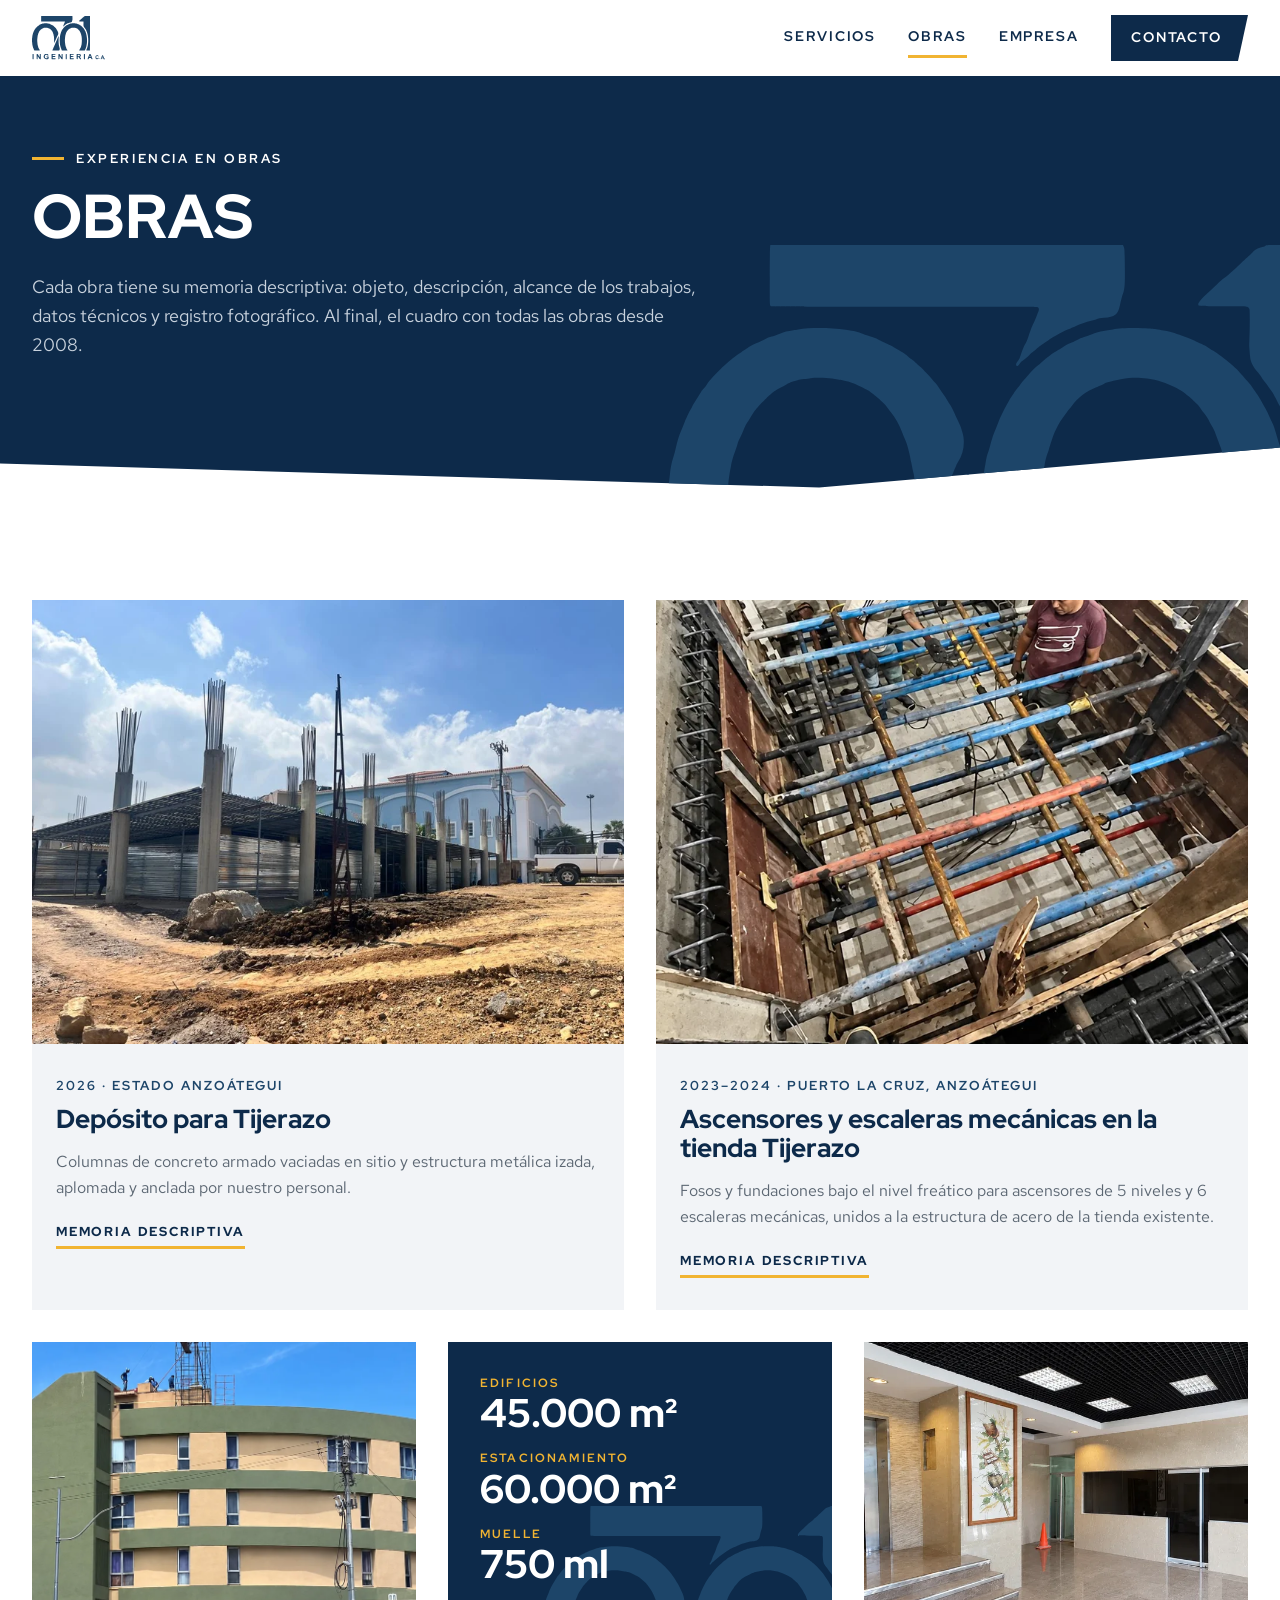
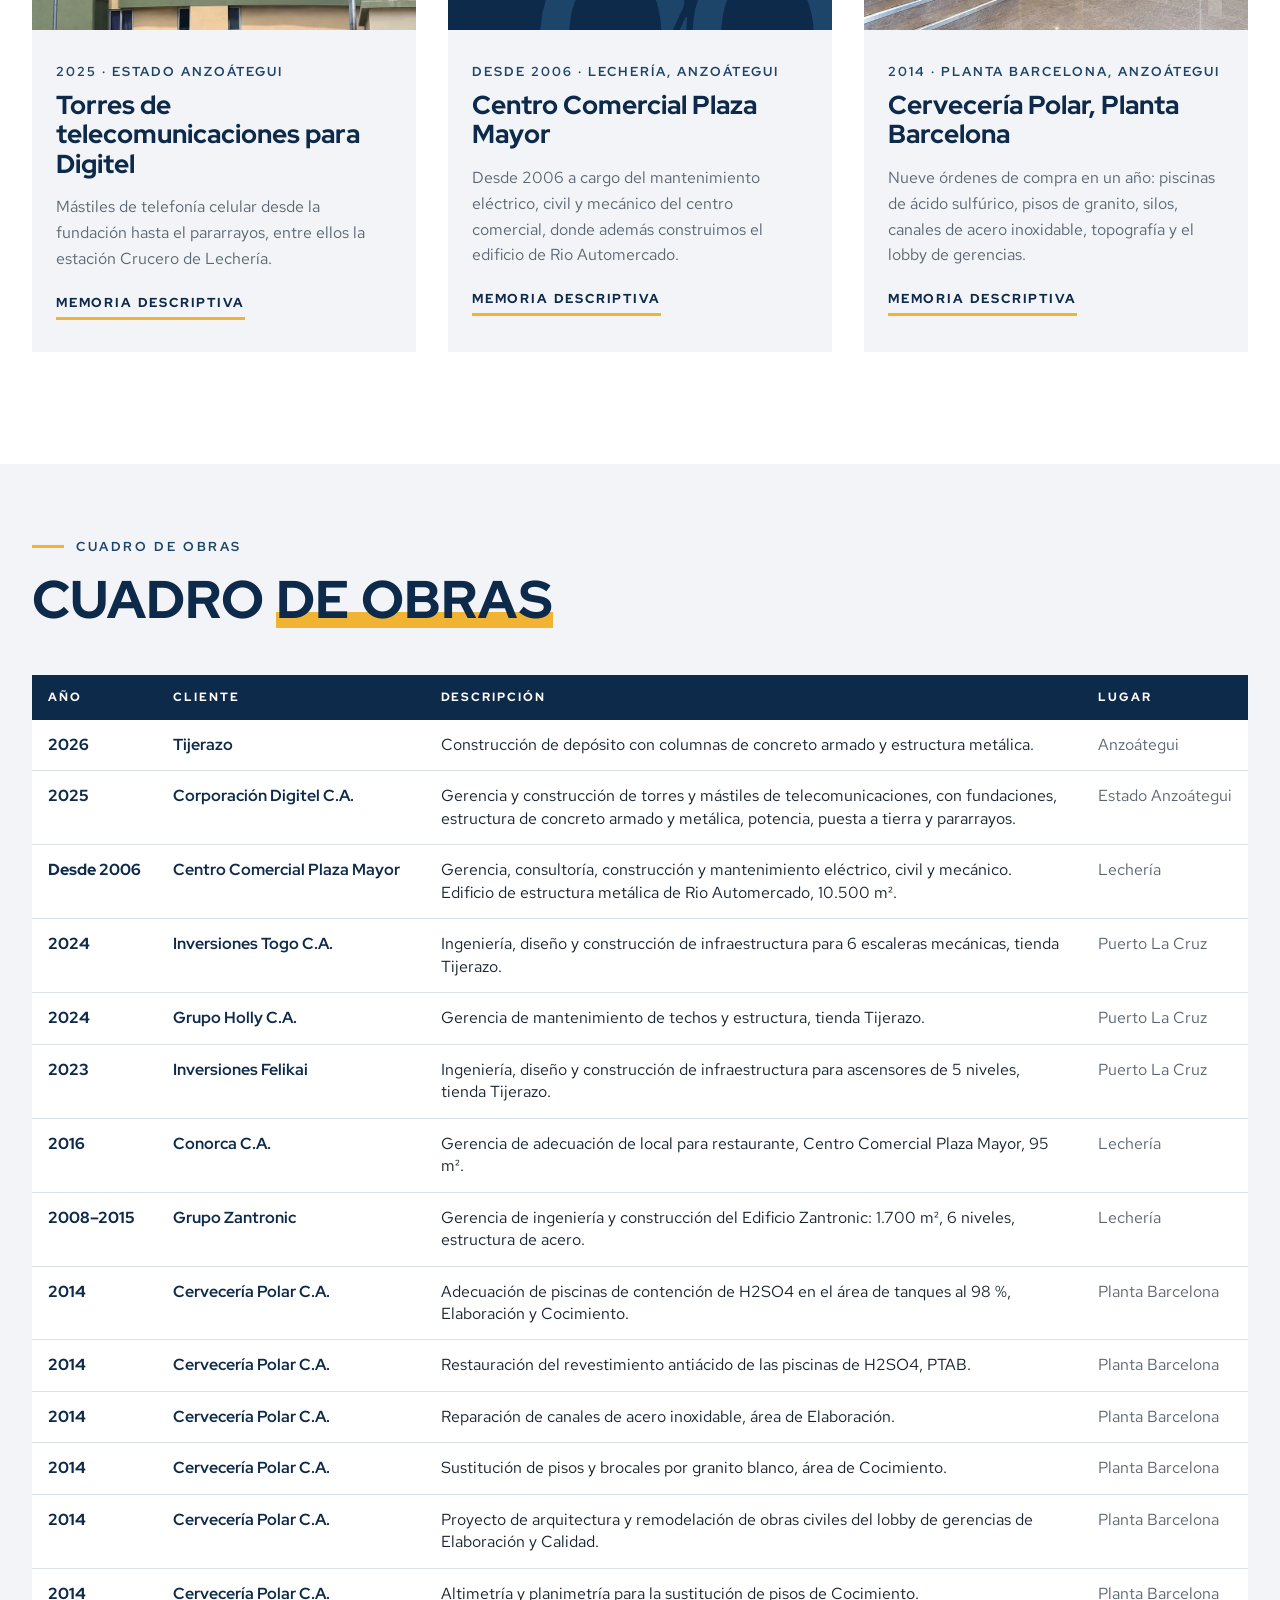
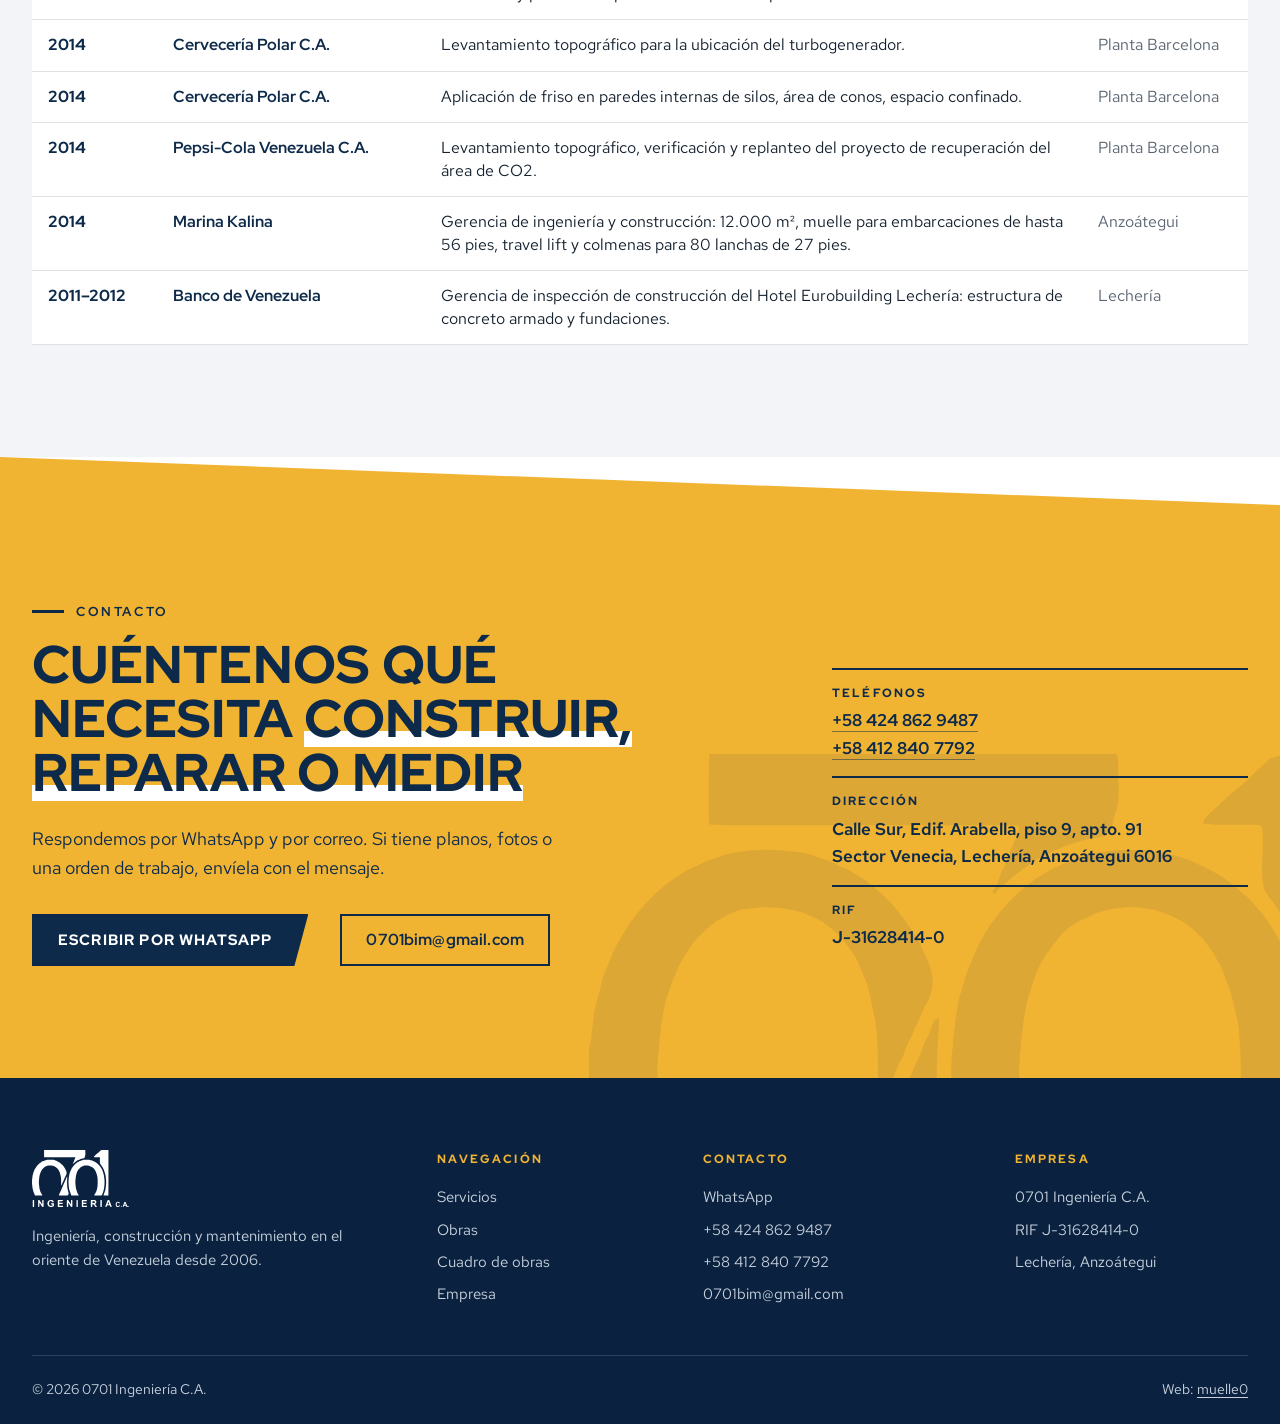
<file: public/obras/index.html>
<!doctype html>
<html lang="es">
<head>
<meta charset="utf-8">
<meta name="viewport" content="width=device-width, initial-scale=1">
<title>Obras | 0701 Ingeniería C.A.</title>
<meta name="description" content="Obras de 0701 Ingeniería C.A. desde 2008: Cervecería Polar, Centro Comercial Plaza Mayor, tiendas Tijerazo, torres de Digitel, Edificio Zantronic y Hotel Eurobuilding.">
<meta name="theme-color" content="#0d2a4a">
<meta property="og:type" content="website">
<meta property="og:locale" content="es_VE">
<meta property="og:title" content="Obras | 0701 Ingeniería C.A.">
<meta property="og:description" content="Obras de 0701 Ingeniería C.A. desde 2008: Cervecería Polar, Centro Comercial Plaza Mayor, tiendas Tijerazo, torres de Digitel, Edificio Zantronic y Hotel Eurobuilding.">
<meta property="og:image" content="../img/compartir.jpg">
<link rel="icon" href="../img/favicon.svg" type="image/svg+xml">
<link rel="icon" href="../img/favicon-32.png" sizes="32x32" type="image/png">
<link rel="apple-touch-icon" href="../img/apple-touch-icon.png">
<link rel="preload" href="../fonts/redhat-display.woff2" as="font" type="font/woff2" crossorigin>
<link rel="stylesheet" href="../css/estilos.css?v=14">
</head>
<body>
<a class="saltar" href="#contenido">Saltar al contenido</a>
<header class="cab">
  <div class="cab__in">
    <a class="cab__logo" href="../" aria-label="0701 Ingeniería C.A., inicio"><svg class="logo" aria-hidden="true" focusable="false" xmlns="http://www.w3.org/2000/svg" viewBox="0 0 408 245"><path fill="currentColor" fill-rule="evenodd" d="M405.59,241.00C405.22,240.95 404.55,240.76 404.05,240.55C403.16,240.19 403.16,240.19 402.08,240.34C399.77,240.68 398.98,240.14 398.06,237.58C397.48,235.98 397.14,235.87 392.72,235.92C388.75,235.96 388.64,236.01 388.00,237.97C387.35,239.95 386.70,240.50 385.05,240.50C383.85,240.49 383.20,240.02 383.20,239.16C383.20,238.43 384.77,234.06 385.70,232.20C386.47,230.68 387.49,227.86 388.15,225.51C388.29,224.99 388.68,223.98 389.01,223.26C389.35,222.54 389.78,221.58 389.98,221.13C390.78,219.24 392.52,218.50 394.42,219.23C395.51,219.65 397.03,222.52 398.31,226.55C399.06,228.94 400.00,231.32 400.56,232.27C401.16,233.28 401.32,233.67 401.96,235.54C402.84,238.07 403.15,238.35 404.30,237.61C405.04,237.13 405.60,237.00 406.95,237.00L408.00,237.00L408.00,238.99C408.00,240.97 408.00,240.97 407.32,241.03C406.57,241.11 406.52,241.10 405.59,241.00ZM78.30,240.94C73.27,240.51 69.54,238.28 67.61,234.55C67.21,233.78 66.70,232.79 66.46,232.34C66.05,231.56 65.64,230.15 65.29,228.30C64.73,225.39 65.38,221.54 66.89,218.77C67.28,218.07 67.75,217.18 67.95,216.81C68.44,215.87 68.86,215.42 69.99,214.55C70.52,214.15 71.27,213.57 71.65,213.25C74.40,211.03 80.56,210.24 84.85,211.57C86.71,212.15 89.47,214.19 90.45,215.70C92.62,219.05 92.41,219.79 89.10,220.31C86.90,220.66 86.61,220.57 85.76,219.27C85.20,218.43 84.91,218.17 83.50,217.23C80.24,215.05 76.44,215.69 73.46,218.92C71.69,220.83 71.05,224.94 71.84,229.37C72.25,231.64 72.28,231.70 74.07,233.51C76.31,235.78 76.69,235.95 79.70,235.94C84.16,235.93 87.13,233.80 86.41,231.13C86.14,230.15 85.49,229.90 83.15,229.90C80.32,229.90 79.80,229.51 79.80,227.39C79.80,225.04 80.00,224.97 86.50,225.02C93.32,225.06 92.73,224.50 92.71,230.99C92.70,236.50 92.69,236.53 91.29,237.72C88.95,239.71 82.52,241.30 78.30,240.94ZM269.08,240.49C267.69,240.29 267.05,239.75 265.92,237.85C265.53,237.19 264.89,236.22 264.48,235.68C264.08,235.15 263.43,234.19 263.03,233.53C262.13,232.05 260.93,230.42 260.37,229.95C259.02,228.78 256.46,228.27 255.51,228.98C254.84,229.47 254.86,229.39 254.80,234.40C254.73,240.57 254.79,240.45 251.65,240.45C249.34,240.45 248.94,240.20 248.69,238.61C248.50,237.35 248.61,212.95 248.82,212.50C249.30,211.41 249.37,211.40 256.88,211.40C265.95,211.40 266.73,211.51 269.08,213.13C273.74,216.34 273.06,224.31 267.89,227.09C266.12,228.04 266.17,228.45 268.29,230.80C269.82,232.49 270.09,232.87 270.94,234.52C271.28,235.20 271.93,236.25 272.36,236.86C273.87,238.94 273.99,239.74 272.91,240.30C272.50,240.51 270.05,240.63 269.08,240.49ZM333.32,240.49C331.70,240.28 331.14,239.63 329.75,236.31C328.71,233.83 329.03,233.96 323.37,233.92C318.35,233.89 318.22,233.90 317.60,234.46C317.12,234.89 316.35,236.36 315.86,237.79C315.08,240.02 314.41,240.50 312.11,240.50C309.39,240.49 309.15,239.90 310.41,236.25C310.67,235.48 311.00,234.46 311.14,233.99C311.28,233.52 311.72,232.48 312.11,231.69C313.25,229.38 313.46,228.82 314.94,224.08C315.19,223.31 315.71,222.00 316.15,221.08C317.17,218.94 317.37,218.45 317.99,216.55C318.97,213.54 319.98,211.88 321.01,211.59C321.84,211.36 324.97,211.41 325.45,211.67C326.27,212.11 327.93,215.28 329.00,218.45C329.39,219.62 329.90,220.85 330.45,221.97C330.92,222.92 331.52,224.34 331.79,225.12C333.76,230.83 333.89,231.18 334.41,232.05C335.16,233.33 335.37,233.83 336.14,236.23C337.10,239.22 337.10,239.78 336.20,240.25C335.94,240.39 334.40,240.62 334.05,240.59C334.00,240.58 333.67,240.54 333.32,240.49ZM4.25,240.38C2.95,239.90 3.05,241.10 3.05,225.90C3.05,209.92 2.74,211.48 5.89,211.42C8.19,211.37 8.74,211.62 9.00,212.86C9.17,213.67 9.09,238.85 8.91,239.30C8.74,239.73 8.44,240.07 8.05,240.28C7.68,240.48 4.73,240.56 4.25,240.38ZM27.40,240.39C26.86,240.22 26.49,239.91 26.26,239.41C26.02,238.89 25.87,214.47 26.10,213.22C26.35,211.83 26.85,211.48 28.65,211.42C30.75,211.35 31.29,211.57 32.17,212.90C32.49,213.37 33.05,214.15 33.42,214.64C33.80,215.13 34.27,215.82 34.47,216.19C35.11,217.36 35.51,218.01 36.70,219.85C37.34,220.84 38.10,222.08 38.40,222.60C40.25,225.92 41.91,228.20 42.46,228.20C43.15,228.20 43.21,227.52 43.21,220.51C43.20,211.40 43.17,211.50 46.14,211.41C47.99,211.36 48.61,211.65 48.89,212.67C49.04,213.21 49.04,238.70 48.89,239.25C48.60,240.28 47.85,240.54 45.41,240.48C43.05,240.42 42.46,240.05 41.31,237.94C41.01,237.40 40.49,236.54 40.15,236.05C39.81,235.56 39.18,234.47 38.75,233.65C37.79,231.81 37.46,231.27 36.10,229.30C35.51,228.45 34.77,227.28 34.44,226.71C33.44,224.93 32.19,223.81 31.70,224.25C31.32,224.59 31.29,225.12 31.27,232.15C31.25,239.92 31.28,239.66 30.30,240.20C29.79,240.48 28.07,240.59 27.40,240.39ZM110.27,240.36C109.76,240.17 109.51,239.94 109.26,239.40C109.01,238.86 108.87,214.50 109.11,213.06C109.24,212.25 109.68,211.67 110.28,211.50C110.81,211.36 128.42,211.36 129.10,211.51C130.33,211.77 130.96,213.15 130.61,214.79C130.29,216.31 130.61,216.24 123.05,216.30C114.67,216.37 115.03,216.20 115.12,219.88C115.18,222.82 115.21,222.83 123.50,222.78C128.53,222.75 128.66,222.77 129.26,223.36C129.87,223.98 130.02,226.16 129.50,227.08C129.00,227.97 129.20,227.94 122.40,228.00C114.53,228.07 115.05,227.77 115.12,232.12C115.18,236.03 114.67,235.81 123.48,235.79C130.26,235.78 130.19,235.77 130.72,236.50C131.43,237.48 131.06,239.80 130.12,240.26C129.62,240.51 110.94,240.60 110.27,240.36ZM148.47,240.35C147.80,240.12 147.39,239.62 147.27,238.90C147.11,237.99 147.18,213.36 147.34,212.84C147.68,211.74 148.42,211.40 150.49,211.40C152.10,211.40 152.57,211.55 153.29,212.28C154.00,213.00 155.51,215.13 155.97,216.05C156.83,217.76 158.26,220.22 158.80,220.91C159.13,221.32 159.63,222.08 159.91,222.60C160.58,223.83 160.80,224.17 161.55,225.20C161.89,225.67 162.39,226.42 162.65,226.88C163.27,227.97 163.68,228.40 164.08,228.40C164.84,228.40 164.91,227.59 164.89,219.34C164.87,212.83 164.87,212.83 165.11,212.39C165.96,210.84 169.64,211.02 170.37,212.65C170.59,213.15 170.72,237.98 170.50,238.98C170.23,240.20 169.42,240.55 167.01,240.47C164.62,240.40 164.15,240.11 163.07,238.05C162.76,237.44 162.17,236.50 161.76,235.95C161.36,235.40 160.75,234.45 160.41,233.83C160.07,233.21 159.41,232.17 158.95,231.50C158.00,230.15 156.52,227.73 155.95,226.60C155.01,224.73 153.95,223.68 153.43,224.11C152.95,224.51 152.95,224.49 152.90,232.00C152.84,239.87 152.88,239.55 152.13,240.08C151.53,240.51 149.35,240.67 148.47,240.35ZM189.15,240.35C188.64,240.17 188.14,239.63 188.00,239.12C187.75,238.16 187.92,212.80 188.19,212.34C188.92,211.06 192.51,211.03 193.24,212.30C193.61,212.94 193.78,238.42 193.42,239.25C192.94,240.34 190.73,240.91 189.15,240.35ZM211.89,240.34C211.34,240.17 210.85,239.67 210.71,239.13C210.55,238.50 210.53,212.81 210.69,212.50C211.30,211.35 210.84,211.40 221.29,211.40C230.29,211.40 230.81,211.42 231.29,211.77C232.04,212.32 232.32,214.30 231.79,215.36C231.29,216.37 231.65,216.33 224.16,216.34C216.06,216.35 216.49,216.22 216.28,218.69C216.09,220.83 216.35,222.02 217.09,222.44C217.57,222.72 219.86,222.81 225.20,222.78C229.76,222.75 229.81,222.75 230.30,223.43C230.90,224.27 230.86,226.82 230.23,227.42C229.67,227.95 229.76,227.94 223.50,228.00C215.66,228.07 216.25,227.76 216.25,231.80C216.25,236.04 215.65,235.78 225.35,235.79C228.93,235.80 231.09,235.84 231.33,235.91C233.23,236.43 233.17,239.86 231.25,240.39C230.59,240.57 212.49,240.53 211.89,240.34ZM290.23,240.39C289.79,240.26 289.25,239.72 289.09,239.25C288.92,238.75 288.83,215.17 288.99,213.56C289.16,211.82 289.58,211.48 291.61,211.42C293.84,211.35 294.64,211.71 294.89,212.90C295.05,213.62 295.04,238.28 294.89,239.01C294.75,239.65 294.27,240.22 293.72,240.38C293.26,240.52 290.70,240.53 290.23,240.39ZM360.89,240.35C358.05,239.87 355.96,238.46 354.82,236.23C352.98,232.63 352.99,226.49 354.85,222.80C355.35,221.82 356.58,220.81 359.13,219.28C362.05,217.53 366.76,218.31 369.40,220.99C371.86,223.47 371.64,225.13 368.80,225.37C367.94,225.44 367.56,225.27 366.94,224.54C364.64,221.80 361.97,221.38 359.78,223.40C357.80,225.21 357.16,231.22 358.62,234.18C360.24,237.47 365.02,237.66 366.69,234.52C367.36,233.24 367.83,232.90 368.88,232.90C371.72,232.90 372.00,234.52 369.74,237.92C368.46,239.84 364.44,240.95 360.89,240.35ZM376.24,239.71C374.99,239.13 374.93,236.89 376.15,236.26C377.18,235.72 378.72,236.08 379.11,236.94C379.98,238.85 378.16,240.61 376.24,239.71ZM394.33,231.86C395.36,231.43 395.41,230.51 394.52,228.30C393.26,225.18 392.59,225.23 391.46,228.53C390.76,230.57 390.75,231.30 391.44,231.75C391.98,232.10 393.61,232.17 394.33,231.86ZM325.50,228.75C326.31,228.28 326.34,227.72 325.65,225.65C325.41,224.94 325.10,223.92 324.95,223.40C323.88,219.59 322.78,219.20 321.71,222.27C319.84,227.60 319.71,228.28 320.53,228.71C321.20,229.08 324.89,229.10 325.50,228.75ZM261.90,223.90C264.69,223.61 266.22,222.22 266.22,220.00C266.22,217.17 264.14,216.21 258.23,216.32C254.92,216.37 254.87,216.43 254.82,220.15C254.77,223.93 254.81,223.97 258.80,223.99C259.98,223.99 261.38,223.95 261.90,223.90ZM115.90,192.61C113.43,192.51 113.23,192.13 114.29,189.51C114.61,188.71 114.98,187.73 115.10,187.35C115.41,186.39 116.93,182.87 117.78,181.10C118.55,179.52 119.02,178.37 119.75,176.30C120.02,175.56 120.67,174.07 121.20,172.99C121.73,171.92 122.42,170.39 122.74,169.59C123.06,168.80 123.62,167.59 124.00,166.90C124.65,165.70 125.65,163.38 126.28,161.60C127.00,159.55 127.77,157.76 128.41,156.65C129.20,155.27 129.37,154.86 130.30,152.25C130.74,151.00 131.39,149.48 132.19,147.81C133.33,145.46 134.03,143.79 135.02,141.05C135.23,140.44 135.64,139.52 135.92,139.00C136.20,138.48 136.60,137.73 136.82,137.34C137.03,136.94 137.49,135.86 137.84,134.94C138.52,133.12 138.62,132.89 139.62,131.00C140.39,129.55 140.94,128.23 141.76,125.85C142.19,124.61 142.68,123.49 143.58,121.71C144.58,119.73 144.95,118.85 145.61,116.96C146.82,113.48 147.64,112.29 148.63,112.54C149.23,112.69 149.23,113.41 148.50,124.05C147.89,133.00 148.00,146.20 148.75,153.35C148.83,154.12 148.97,155.69 149.05,156.85C149.15,158.14 149.32,159.53 149.50,160.45C149.66,161.28 149.88,162.47 149.99,163.10C150.10,163.73 150.35,164.75 150.54,165.35C151.00,166.82 151.75,169.74 151.95,170.85C152.04,171.34 152.25,172.27 152.41,172.90C155.51,184.61 155.49,183.99 152.89,189.28C151.18,192.76 153.22,192.39 135.30,192.50C127.35,192.55 120.06,192.61 119.10,192.63C118.14,192.65 116.70,192.64 115.90,192.61ZM13.67,192.45C12.68,192.13 11.87,190.67 10.36,186.50C10.05,185.65 9.68,184.68 9.55,184.35C9.41,184.02 9.04,182.96 8.71,182.00C8.07,180.11 7.90,179.72 7.18,178.40C6.68,177.47 5.50,173.95 5.05,172.04C4.91,171.44 4.64,170.43 4.45,169.80C4.26,169.17 4.04,168.33 3.95,167.95C3.86,167.56 3.62,166.71 3.41,166.05C2.81,164.21 2.13,160.97 2.00,159.40C1.88,158.03 1.36,153.20 1.20,152.00C1.15,151.64 1.09,150.72 1.05,149.95C0.94,147.55 0.65,145.89 0.19,145.12C-0.15,144.53 -0.10,125.06 0.25,124.46C0.63,123.81 0.87,122.71 0.99,120.95C1.14,119.01 1.24,118.07 1.55,115.80C1.69,114.84 1.86,113.35 1.94,112.50C2.20,109.74 2.73,107.03 3.45,104.80C4.04,102.97 4.53,101.14 4.90,99.40C5.48,96.62 6.45,93.47 7.27,91.66C7.85,90.38 8.79,88.09 9.28,86.74C9.75,85.47 11.25,82.25 11.74,81.46C11.98,81.07 12.47,80.16 12.83,79.44C13.20,78.71 13.95,77.43 14.52,76.58C15.09,75.74 15.88,74.46 16.29,73.75C16.70,73.03 17.17,72.21 17.34,71.92C17.51,71.62 18.06,70.97 18.55,70.47C19.19,69.82 19.66,69.21 20.15,68.41C20.65,67.61 21.20,66.90 22.05,65.98C22.71,65.27 23.45,64.45 23.70,64.16C24.73,62.94 27.82,59.83 28.65,59.17C29.14,58.77 30.07,57.96 30.70,57.37C32.19,55.97 35.44,53.50 37.13,52.51C37.85,52.07 38.90,51.40 39.45,51.00C41.26,49.70 42.54,49.01 45.25,47.88C45.91,47.61 47.21,46.99 48.15,46.50C49.91,45.59 50.76,45.25 51.95,44.95C52.66,44.77 54.45,44.13 56.25,43.42C57.79,42.81 59.92,42.30 62.55,41.91C63.27,41.80 64.37,41.62 65.00,41.51C70.76,40.51 80.71,40.57 88.24,41.65C92.91,42.32 93.93,42.57 96.92,43.76C97.94,44.17 99.36,44.65 100.07,44.84C101.97,45.35 102.66,45.62 104.65,46.65C105.64,47.17 107.15,47.89 108.00,48.25C110.43,49.31 111.31,49.75 112.32,50.43C112.83,50.78 113.52,51.22 113.85,51.40C114.38,51.70 116.19,52.81 117.68,53.77C117.97,53.95 118.53,54.40 118.92,54.77C119.32,55.13 120.10,55.77 120.65,56.19C121.20,56.60 122.10,57.35 122.64,57.85C123.19,58.34 124.19,59.21 124.87,59.78C125.54,60.35 126.10,60.85 126.10,60.91C126.10,60.96 126.82,61.73 127.70,62.61C128.59,63.50 129.75,64.77 130.29,65.43C130.83,66.10 131.60,67.01 132.00,67.45C133.08,68.63 133.40,69.05 134.83,71.20C135.55,72.27 136.42,73.54 136.78,74.03C137.13,74.51 137.67,75.36 137.97,75.93C138.27,76.49 138.84,77.40 139.23,77.95C140.09,79.16 141.09,81.07 141.85,82.93C142.16,83.69 142.90,85.30 143.50,86.51C144.10,87.72 144.71,89.10 144.86,89.58C145.00,90.06 145.32,91.09 145.57,91.86C147.08,96.65 146.30,102.13 143.46,106.64C143.16,107.13 142.77,107.87 142.59,108.29C142.42,108.71 142.12,109.41 141.93,109.85C141.74,110.29 141.36,111.22 141.10,111.92C140.83,112.62 140.30,113.76 139.90,114.45C139.03,115.99 138.61,116.90 138.08,118.40C137.61,119.73 137.59,119.79 136.74,121.25C135.99,122.55 135.12,124.58 134.31,126.94C133.57,129.07 133.36,129.53 132.45,131.15C131.70,132.46 130.57,135.10 130.05,136.74C129.89,137.23 129.27,138.62 128.65,139.84C127.65,141.83 126.82,143.85 125.94,146.42C125.34,148.19 124.30,149.40 123.71,149.03C123.16,148.69 123.11,147.67 123.06,135.85C123.02,124.84 122.93,122.63 122.40,117.80C121.87,113.09 121.84,112.90 121.51,111.74C121.35,111.19 121.08,109.96 120.91,109.00C120.73,108.04 120.51,106.91 120.40,106.50C120.30,106.09 120.12,105.19 120.00,104.50C119.89,103.81 119.66,102.77 119.50,102.18C119.34,101.60 119.10,100.63 118.96,100.03C118.60,98.41 118.05,96.80 117.40,95.40C117.08,94.71 116.40,93.07 115.89,91.75C114.48,88.13 112.73,85.06 110.40,82.10C109.90,81.47 109.14,80.45 108.70,79.85C107.73,78.50 107.36,78.09 106.40,77.28C105.98,76.93 105.23,76.22 104.73,75.69C104.22,75.17 103.44,74.47 102.99,74.14C102.54,73.82 101.67,73.15 101.06,72.67C99.74,71.62 99.20,71.32 95.26,69.41C92.09,67.88 90.79,67.38 88.80,66.95C88.17,66.82 87.24,66.59 86.73,66.46C86.22,66.32 85.19,66.14 84.43,66.05C83.67,65.96 82.40,65.78 81.60,65.64C78.88,65.18 73.53,65.08 70.95,65.44C70.40,65.52 68.94,65.72 67.70,65.89C66.46,66.06 65.22,66.26 64.95,66.34C61.41,67.32 60.83,67.55 58.30,69.00C57.56,69.42 56.30,70.09 55.50,70.48C54.39,71.03 53.85,71.36 53.20,71.91C52.73,72.31 51.82,73.05 51.17,73.58C50.51,74.10 49.73,74.80 49.42,75.14C49.10,75.47 48.27,76.31 47.57,76.99C46.87,77.67 46.01,78.57 45.66,78.99C45.31,79.41 44.67,80.15 44.23,80.64C43.73,81.18 43.20,81.92 42.85,82.54C42.53,83.09 41.72,84.41 41.04,85.47C39.04,88.58 38.86,88.93 37.75,91.80C37.44,92.60 36.88,93.81 36.51,94.50C35.73,95.94 35.53,96.44 35.10,97.94C34.69,99.36 33.92,101.63 33.47,102.70C33.07,103.66 32.19,106.97 31.95,108.40C31.86,108.92 31.66,110.00 31.50,110.80C31.26,111.99 30.82,115.22 30.54,117.90C30.51,118.20 30.40,119.01 30.30,119.70C30.20,120.39 30.09,121.49 30.05,122.15C30.02,122.81 29.84,124.70 29.65,126.35C29.24,129.99 29.04,134.24 29.14,137.25C29.20,139.28 29.45,143.29 29.55,143.80C29.59,144.05 30.03,148.82 30.15,150.35C30.24,151.49 30.58,154.57 30.75,155.80C30.83,156.38 30.97,157.49 31.05,158.27C31.13,159.05 31.28,160.08 31.39,160.57C31.50,161.05 31.75,162.33 31.95,163.40C32.44,166.05 32.85,167.62 33.79,170.45C34.22,171.77 34.72,173.39 34.90,174.05C35.27,175.44 35.89,176.90 36.66,178.21C37.19,179.11 37.48,179.69 38.80,182.47C39.44,183.81 39.71,184.24 40.70,185.50C41.43,186.42 41.50,186.54 42.64,188.95C43.72,191.22 43.74,191.87 42.76,192.31C42.15,192.58 14.48,192.71 13.67,192.45ZM167.95,192.51C167.46,192.39 167.05,192.13 166.70,191.74C165.91,190.83 163.82,186.00 163.14,183.50C162.81,182.32 161.95,180.02 161.34,178.73C160.66,177.27 160.57,177.02 159.70,174.14C159.26,172.68 158.72,171.03 158.51,170.47C157.73,168.39 157.12,166.01 156.95,164.35C156.91,164.02 156.71,162.87 156.50,161.80C156.28,160.73 156.04,159.15 155.95,158.30C155.87,157.45 155.73,156.25 155.65,155.65C155.36,153.35 155.11,150.89 155.00,149.25C154.91,147.66 154.74,145.34 154.34,139.90C154.15,137.33 154.28,130.05 154.56,128.20C154.63,127.68 154.79,125.92 154.90,124.30C155.10,121.40 155.32,119.12 155.70,115.95C155.81,115.07 155.97,113.74 156.05,113.00C156.13,112.26 156.33,110.95 156.49,110.10C156.65,109.25 156.86,108.03 156.95,107.40C157.28,105.12 157.75,103.17 158.35,101.60C158.54,101.10 158.97,99.67 159.30,98.42C160.04,95.64 160.91,92.91 161.37,91.90C161.75,91.08 162.73,88.63 163.51,86.52C164.58,83.67 168.24,76.63 169.80,74.45C170.11,74.01 170.62,73.22 170.93,72.70C171.24,72.18 171.93,71.25 172.46,70.65C172.99,70.05 173.79,69.01 174.23,68.35C174.72,67.61 175.42,66.75 176.05,66.10C176.61,65.52 177.50,64.53 178.02,63.90C179.42,62.22 181.46,60.18 182.95,58.99C183.67,58.42 184.64,57.57 185.12,57.09C185.60,56.61 186.39,55.95 186.87,55.61C187.35,55.28 188.21,54.63 188.77,54.17C190.11,53.06 190.09,53.07 191.95,52.03C192.83,51.53 194.09,50.78 194.75,50.35C196.27,49.36 197.47,48.72 198.79,48.20C199.36,47.98 200.69,47.35 201.74,46.81C203.18,46.07 204.08,45.69 205.40,45.25C206.36,44.93 207.82,44.42 208.65,44.12C209.47,43.82 210.49,43.45 210.91,43.29C212.31,42.78 214.71,42.21 216.35,42.00C217.23,41.89 218.67,41.67 219.55,41.51C222.65,40.94 228.22,40.70 233.95,40.89C238.67,41.04 239.18,41.08 240.85,41.41C241.67,41.57 243.29,41.84 244.43,42.00C246.70,42.33 248.65,42.79 250.11,43.34C250.63,43.53 252.02,44.01 253.20,44.41C255.67,45.23 257.09,45.79 258.65,46.58C259.25,46.88 260.29,47.36 260.95,47.65C264.63,49.27 265.46,49.70 267.01,50.82C267.43,51.12 268.28,51.64 268.91,51.99C270.44,52.82 275.50,56.61 277.13,58.14C277.80,58.77 278.78,59.62 279.30,60.03C279.84,60.45 280.53,61.10 280.90,61.55C281.26,61.99 281.99,62.80 282.52,63.37C283.05,63.93 283.88,64.86 284.36,65.42C284.85,65.99 285.63,66.88 286.11,67.40C286.58,67.92 287.37,68.91 287.85,69.60C290.50,73.35 291.56,74.95 292.11,76.04C292.78,77.35 293.62,78.86 294.72,80.73C295.11,81.38 295.64,82.46 295.92,83.13C296.19,83.80 296.90,85.34 297.50,86.55C298.30,88.18 298.67,89.04 298.90,89.87C299.07,90.49 299.32,91.32 299.46,91.72C299.59,92.12 299.89,93.12 300.11,93.95C300.33,94.78 300.87,96.51 301.30,97.80C302.18,100.44 302.81,102.81 303.05,104.45C303.14,105.05 303.35,106.16 303.50,106.90C303.86,108.56 303.96,109.17 304.10,110.45C304.16,111.00 304.36,112.40 304.55,113.55C304.74,114.70 304.97,116.26 305.05,117.00C305.14,117.74 305.34,119.03 305.50,119.85C306.23,123.62 306.55,129.73 306.47,138.15C306.40,145.13 306.10,150.02 305.60,152.49C305.43,153.28 305.19,154.76 305.04,155.79C304.90,156.81 304.68,158.28 304.55,159.05C304.41,159.82 304.21,161.21 304.10,162.15C303.99,163.08 303.74,164.54 303.55,165.40C303.36,166.25 303.11,167.55 303.00,168.29C302.70,170.12 302.02,172.61 301.42,174.05C301.14,174.71 300.49,176.65 299.96,178.35C298.61,182.77 298.26,183.66 297.09,185.70C296.83,186.17 296.42,187.00 296.19,187.55C294.35,192.00 293.94,192.23 287.60,192.28C286.36,192.29 280.69,192.37 275.00,192.46C269.31,192.54 264.49,192.58 264.30,192.55C262.72,192.25 262.71,190.89 264.27,188.45C264.65,187.84 265.49,186.33 266.13,185.09C266.77,183.85 267.71,182.21 268.20,181.44C269.22,179.88 270.46,177.43 271.10,175.70C271.34,175.07 271.68,174.21 271.87,173.80C272.64,172.13 272.92,171.42 273.30,170.11C273.85,168.19 274.56,165.23 274.85,163.56C274.99,162.79 275.28,161.54 275.50,160.80C275.74,159.97 275.96,158.95 276.05,158.15C276.14,157.44 276.30,156.33 276.41,155.70C276.71,153.85 276.89,152.02 277.00,149.40C277.10,146.99 277.17,145.95 277.41,142.95C277.70,139.39 277.53,127.21 277.15,124.15C277.12,123.93 277.06,122.78 277.00,121.60C276.82,117.68 276.08,112.63 275.35,110.28C275.21,109.85 274.99,108.92 274.85,108.21C274.71,107.50 274.51,106.60 274.40,106.22C274.29,105.84 274.11,105.09 274.00,104.56C273.64,102.91 272.82,100.16 272.42,99.23C272.20,98.75 271.84,97.81 271.61,97.16C271.38,96.50 271.02,95.51 270.80,94.96C270.59,94.40 270.20,93.36 269.94,92.65C269.39,91.11 268.91,90.12 268.03,88.72C267.68,88.15 267.21,87.31 267.01,86.86C266.45,85.65 265.66,84.40 264.30,82.59C263.64,81.71 262.74,80.46 262.31,79.82C261.50,78.63 261.11,78.19 260.05,77.36C259.72,77.10 259.12,76.52 258.71,76.08C258.30,75.64 257.49,74.91 256.91,74.46C256.33,74.02 255.43,73.27 254.90,72.81C252.14,70.39 243.37,66.60 239.21,66.05C238.57,65.96 237.31,65.78 236.40,65.65C231.71,64.96 228.89,65.01 223.42,65.91C220.62,66.36 216.05,67.57 215.45,68.01C215.12,68.25 212.71,69.37 211.40,69.90C206.30,71.95 202.31,74.99 199.46,78.97C199.11,79.45 198.52,80.19 198.15,80.60C197.78,81.01 197.11,81.89 196.67,82.55C196.23,83.21 195.50,84.22 195.05,84.80C193.95,86.20 192.82,88.18 190.94,92.00C190.45,92.98 188.51,98.78 188.00,100.78C187.94,101.02 187.69,101.71 187.45,102.33C186.90,103.75 186.26,106.22 186.05,107.76C185.96,108.41 185.76,109.53 185.60,110.25C185.29,111.65 185.19,112.35 184.95,114.60C184.86,115.40 184.66,117.06 184.50,118.30C184.33,119.54 184.15,121.11 184.10,121.80C184.04,122.49 183.86,124.31 183.70,125.85C183.32,129.47 183.20,131.74 183.20,135.52C183.20,139.14 183.25,140.09 183.80,145.85C183.85,146.40 183.99,147.99 184.10,149.38C184.21,150.77 184.41,152.68 184.55,153.63C184.69,154.58 184.89,156.19 185.00,157.23C185.11,158.26 185.34,159.77 185.51,160.58C185.67,161.39 185.89,162.59 186.00,163.25C186.28,164.90 186.83,166.82 187.39,168.14C187.89,169.31 188.39,170.77 189.40,174.05C190.21,176.69 190.66,177.95 191.62,180.30C192.84,183.28 192.99,183.56 194.88,186.40C197.72,190.66 198.08,191.67 196.97,192.27C196.53,192.52 168.90,192.74 167.95,192.51ZM303.23,192.41C302.52,192.08 302.31,191.27 302.65,190.14C302.73,189.87 302.90,189.13 303.04,188.50C303.32,187.16 304.36,183.84 304.84,182.72C305.03,182.30 305.48,181.25 305.85,180.40C306.22,179.55 306.77,178.11 307.07,177.20C307.37,176.29 307.88,174.91 308.21,174.13C308.95,172.36 309.62,169.97 310.01,167.70C310.17,166.74 310.42,165.39 310.55,164.70C310.68,164.01 310.86,162.80 310.95,162.00C311.03,161.20 311.26,159.49 311.45,158.20C311.63,156.91 311.86,155.11 311.94,154.20C312.03,153.29 312.28,151.45 312.50,150.10C313.03,146.88 313.11,145.55 313.17,137.65C313.25,127.89 313.03,123.72 312.26,120.03C312.18,119.65 312.04,118.62 311.95,117.74C311.87,116.87 311.66,115.30 311.49,114.27C311.33,113.24 311.11,111.57 311.00,110.57C310.90,109.57 310.65,108.01 310.46,107.10C310.27,106.19 310.04,104.91 309.95,104.25C309.76,102.83 308.93,99.47 308.51,98.34C308.18,97.50 307.65,95.71 307.06,93.50C306.49,91.40 305.72,89.14 305.24,88.18C305.00,87.71 304.63,86.80 304.41,86.18C304.20,85.55 303.84,84.57 303.62,83.99C303.39,83.42 303.05,82.50 302.84,81.95C302.44,80.86 301.62,79.17 301.02,78.18C300.81,77.83 300.09,76.45 299.42,75.10C298.43,73.10 298.06,72.46 297.40,71.60C296.96,71.02 296.19,69.97 295.71,69.25C295.22,68.53 294.42,67.48 293.92,66.90C293.36,66.27 292.77,65.44 292.41,64.79C292.06,64.19 291.45,63.33 291.00,62.80C288.11,59.47 287.15,57.47 286.90,54.28C286.84,53.49 286.72,52.04 286.64,51.05C286.51,49.59 286.50,48.90 286.59,47.40C286.83,43.05 286.90,32.82 286.69,31.72C286.57,31.10 286.15,30.56 285.67,30.41C285.02,30.21 283.93,30.18 273.35,30.11C260.89,30.02 261.51,30.08 261.50,29.00C261.50,28.25 263.42,25.94 265.61,24.06C267.27,22.63 268.71,21.29 270.75,19.30C272.15,17.93 273.07,17.12 274.25,16.25C275.17,15.57 276.38,14.55 277.10,13.86C277.79,13.19 278.73,12.35 279.20,12.00C279.67,11.65 280.61,10.80 281.31,10.11C283.08,8.33 285.49,6.07 286.60,5.13C287.12,4.69 287.86,3.98 288.24,3.55C289.34,2.32 290.51,1.70 293.02,1.00C293.93,0.75 294.27,0.61 294.58,0.34C294.98,-0.00 294.98,-0.00 308.67,0.00L322.35,0.00L322.62,0.68C322.77,1.05 322.93,1.55 322.99,1.80C323.16,2.57 323.22,190.75 323.05,191.23C322.63,192.44 322.67,192.43 316.40,192.51C306.18,192.64 303.71,192.62 303.23,192.41ZM172.20,59.30C171.74,58.84 171.97,58.06 172.90,56.99C173.50,56.29 173.77,55.72 174.28,54.10C174.82,52.38 175.79,49.88 176.20,49.16C176.97,47.81 177.44,46.74 178.11,44.80C179.24,41.51 179.94,39.71 180.63,38.35C180.99,37.64 181.52,36.42 181.80,35.65C182.09,34.88 182.52,33.77 182.76,33.18C183.47,31.45 183.35,30.77 182.27,30.45C181.80,30.31 175.49,30.29 116.98,30.31C52.75,30.33 52.21,30.33 51.83,30.13C50.88,29.64 50.95,30.71 50.98,15.90C50.99,7.33 51.04,2.27 51.12,1.38L51.23,0.00L137.85,-0.00L224.47,-0.00L224.78,0.67C225.26,1.74 225.28,1.89 225.37,6.85C225.58,18.94 225.45,21.51 224.45,24.09C224.10,24.99 223.56,27.05 222.96,29.80C222.01,34.13 220.58,35.23 215.15,35.75C213.45,35.92 212.41,36.13 211.20,36.55C210.79,36.70 209.96,36.94 209.35,37.10C205.87,37.98 203.49,38.80 201.40,39.85C200.60,40.25 199.41,40.76 198.75,40.98C196.95,41.59 194.81,42.56 193.30,43.46C192.56,43.90 191.49,44.50 190.93,44.79C190.37,45.09 189.61,45.57 189.23,45.86C188.86,46.16 187.92,46.82 187.15,47.33C184.48,49.12 182.96,50.22 182.11,50.99C181.64,51.42 180.89,52.03 180.45,52.35C180.01,52.67 179.04,53.52 178.30,54.24C177.53,54.99 176.54,55.83 176.00,56.20C174.72,57.07 174.42,57.36 173.75,58.36C173.02,59.44 172.60,59.70 172.20,59.30Z"/></svg></a>
    <button class="cab__menu" type="button" aria-expanded="false" aria-controls="nav">Menú</button>
    <nav id="nav" class="nav" aria-label="Principal">
      <a href="../#servicios">Servicios</a>
      <a href="../obras/" aria-current="page">Obras</a>
      <a href="../#empresa">Empresa</a>
      <a class="nav__cta" href="../#contacto">Contacto</a>
    </nav>
  </div>
</header>

<main id="contenido">
<section class="cabeza-pag">
  <svg class="cabeza-pag__marca" aria-hidden="true" focusable="false" xmlns="http://www.w3.org/2000/svg" viewBox="0 0 327 196"><path fill="currentColor" fill-rule="evenodd" d="M115.90,192.61C113.43,192.51 113.23,192.13 114.29,189.51C114.61,188.71 114.98,187.73 115.10,187.35C115.41,186.39 116.93,182.87 117.78,181.10C118.55,179.52 119.02,178.37 119.75,176.30C120.02,175.56 120.67,174.07 121.20,172.99C121.73,171.92 122.42,170.39 122.74,169.59C123.06,168.80 123.62,167.59 124.00,166.90C124.65,165.70 125.65,163.38 126.28,161.60C127.00,159.55 127.77,157.76 128.41,156.65C129.20,155.27 129.37,154.86 130.30,152.25C130.74,151.00 131.39,149.48 132.19,147.81C133.33,145.46 134.03,143.79 135.02,141.05C135.23,140.44 135.64,139.52 135.92,139.00C136.20,138.48 136.60,137.73 136.82,137.34C137.03,136.94 137.49,135.86 137.84,134.94C138.52,133.12 138.62,132.89 139.62,131.00C140.39,129.55 140.94,128.23 141.76,125.85C142.19,124.61 142.68,123.49 143.58,121.71C144.58,119.73 144.95,118.85 145.61,116.96C146.82,113.48 147.64,112.29 148.63,112.54C149.23,112.69 149.23,113.41 148.50,124.05C147.89,133.00 148.00,146.20 148.75,153.35C148.83,154.12 148.97,155.69 149.05,156.85C149.15,158.14 149.32,159.53 149.50,160.45C149.66,161.28 149.88,162.47 149.99,163.10C150.10,163.73 150.35,164.75 150.54,165.35C151.00,166.82 151.75,169.74 151.95,170.85C152.04,171.34 152.25,172.27 152.41,172.90C155.51,184.61 155.49,183.99 152.89,189.28C151.18,192.76 153.22,192.39 135.30,192.50C127.35,192.55 120.06,192.61 119.10,192.63C118.14,192.65 116.70,192.64 115.90,192.61ZM13.67,192.45C12.68,192.13 11.87,190.67 10.36,186.50C10.05,185.65 9.68,184.68 9.55,184.35C9.41,184.02 9.04,182.96 8.71,182.00C8.07,180.11 7.90,179.72 7.18,178.40C6.68,177.47 5.50,173.95 5.05,172.04C4.91,171.44 4.64,170.43 4.45,169.80C4.26,169.17 4.04,168.33 3.95,167.95C3.86,167.56 3.62,166.71 3.41,166.05C2.81,164.21 2.13,160.97 2.00,159.40C1.88,158.03 1.36,153.20 1.20,152.00C1.15,151.64 1.09,150.72 1.05,149.95C0.94,147.55 0.65,145.89 0.19,145.12C-0.15,144.53 -0.10,125.06 0.25,124.46C0.63,123.81 0.87,122.71 0.99,120.95C1.14,119.01 1.24,118.07 1.55,115.80C1.69,114.84 1.86,113.35 1.94,112.50C2.20,109.74 2.73,107.03 3.45,104.80C4.04,102.97 4.53,101.14 4.90,99.40C5.48,96.62 6.45,93.47 7.27,91.66C7.85,90.38 8.79,88.09 9.28,86.74C9.75,85.47 11.25,82.25 11.74,81.46C11.98,81.07 12.47,80.16 12.83,79.44C13.20,78.71 13.95,77.43 14.52,76.58C15.09,75.74 15.88,74.46 16.29,73.75C16.70,73.03 17.17,72.21 17.34,71.92C17.51,71.62 18.06,70.97 18.55,70.47C19.19,69.82 19.66,69.21 20.15,68.41C20.65,67.61 21.20,66.90 22.05,65.98C22.71,65.27 23.45,64.45 23.70,64.16C24.73,62.94 27.82,59.83 28.65,59.17C29.14,58.77 30.07,57.96 30.70,57.37C32.19,55.97 35.44,53.50 37.13,52.51C37.85,52.07 38.90,51.40 39.45,51.00C41.26,49.70 42.54,49.01 45.25,47.88C45.91,47.61 47.21,46.99 48.15,46.50C49.91,45.59 50.76,45.25 51.95,44.95C52.66,44.77 54.45,44.13 56.25,43.42C57.79,42.81 59.92,42.30 62.55,41.91C63.27,41.80 64.37,41.62 65.00,41.51C70.76,40.51 80.71,40.57 88.24,41.65C92.91,42.32 93.93,42.57 96.92,43.76C97.94,44.17 99.36,44.65 100.07,44.84C101.97,45.35 102.66,45.62 104.65,46.65C105.64,47.17 107.15,47.89 108.00,48.25C110.43,49.31 111.31,49.75 112.32,50.43C112.83,50.78 113.52,51.22 113.85,51.40C114.38,51.70 116.19,52.81 117.68,53.77C117.97,53.95 118.53,54.40 118.92,54.77C119.32,55.13 120.10,55.77 120.65,56.19C121.20,56.60 122.10,57.35 122.64,57.85C123.19,58.34 124.19,59.21 124.87,59.78C125.54,60.35 126.10,60.85 126.10,60.91C126.10,60.96 126.82,61.73 127.70,62.61C128.59,63.50 129.75,64.77 130.29,65.43C130.83,66.10 131.60,67.01 132.00,67.45C133.08,68.63 133.40,69.05 134.83,71.20C135.55,72.27 136.42,73.54 136.78,74.03C137.13,74.51 137.67,75.36 137.97,75.93C138.27,76.49 138.84,77.40 139.23,77.95C140.09,79.16 141.09,81.07 141.85,82.93C142.16,83.69 142.90,85.30 143.50,86.51C144.10,87.72 144.71,89.10 144.86,89.58C145.00,90.06 145.32,91.09 145.57,91.86C147.08,96.65 146.30,102.13 143.46,106.64C143.16,107.13 142.77,107.87 142.59,108.29C142.42,108.71 142.12,109.41 141.93,109.85C141.74,110.29 141.36,111.22 141.10,111.92C140.83,112.62 140.30,113.76 139.90,114.45C139.03,115.99 138.61,116.90 138.08,118.40C137.61,119.73 137.59,119.79 136.74,121.25C135.99,122.55 135.12,124.58 134.31,126.94C133.57,129.07 133.36,129.53 132.45,131.15C131.70,132.46 130.57,135.10 130.05,136.74C129.89,137.23 129.27,138.62 128.65,139.84C127.65,141.83 126.82,143.85 125.94,146.42C125.34,148.19 124.30,149.40 123.71,149.03C123.16,148.69 123.11,147.67 123.06,135.85C123.02,124.84 122.93,122.63 122.40,117.80C121.87,113.09 121.84,112.90 121.51,111.74C121.35,111.19 121.08,109.96 120.91,109.00C120.73,108.04 120.51,106.91 120.40,106.50C120.30,106.09 120.12,105.19 120.00,104.50C119.89,103.81 119.66,102.77 119.50,102.18C119.34,101.60 119.10,100.63 118.96,100.03C118.60,98.41 118.05,96.80 117.40,95.40C117.08,94.71 116.40,93.07 115.89,91.75C114.48,88.13 112.73,85.06 110.40,82.10C109.90,81.47 109.14,80.45 108.70,79.85C107.73,78.50 107.36,78.09 106.40,77.28C105.98,76.93 105.23,76.22 104.73,75.69C104.22,75.17 103.44,74.47 102.99,74.14C102.54,73.82 101.67,73.15 101.06,72.67C99.74,71.62 99.20,71.32 95.26,69.41C92.09,67.88 90.79,67.38 88.80,66.95C88.17,66.82 87.24,66.59 86.73,66.46C86.22,66.32 85.19,66.14 84.43,66.05C83.67,65.96 82.40,65.78 81.60,65.64C78.88,65.18 73.53,65.08 70.95,65.44C70.40,65.52 68.94,65.72 67.70,65.89C66.46,66.06 65.22,66.26 64.95,66.34C61.41,67.32 60.83,67.55 58.30,69.00C57.56,69.42 56.30,70.09 55.50,70.48C54.39,71.03 53.85,71.36 53.20,71.91C52.73,72.31 51.82,73.05 51.17,73.58C50.51,74.10 49.73,74.80 49.42,75.14C49.10,75.47 48.27,76.31 47.57,76.99C46.87,77.67 46.01,78.57 45.66,78.99C45.31,79.41 44.67,80.15 44.23,80.64C43.73,81.18 43.20,81.92 42.85,82.54C42.53,83.09 41.72,84.41 41.04,85.47C39.04,88.58 38.86,88.93 37.75,91.80C37.44,92.60 36.88,93.81 36.51,94.50C35.73,95.94 35.53,96.44 35.10,97.94C34.69,99.36 33.92,101.63 33.47,102.70C33.07,103.66 32.19,106.97 31.95,108.40C31.86,108.92 31.66,110.00 31.50,110.80C31.26,111.99 30.82,115.22 30.54,117.90C30.51,118.20 30.40,119.01 30.30,119.70C30.20,120.39 30.09,121.49 30.05,122.15C30.02,122.81 29.84,124.70 29.65,126.35C29.24,129.99 29.04,134.24 29.14,137.25C29.20,139.28 29.45,143.29 29.55,143.80C29.59,144.05 30.03,148.82 30.15,150.35C30.24,151.49 30.58,154.57 30.75,155.80C30.83,156.38 30.97,157.49 31.05,158.27C31.13,159.05 31.28,160.08 31.39,160.57C31.50,161.05 31.75,162.33 31.95,163.40C32.44,166.05 32.85,167.62 33.79,170.45C34.22,171.77 34.72,173.39 34.90,174.05C35.27,175.44 35.89,176.90 36.66,178.21C37.19,179.11 37.48,179.69 38.80,182.47C39.44,183.81 39.71,184.24 40.70,185.50C41.43,186.42 41.50,186.54 42.64,188.95C43.72,191.22 43.74,191.87 42.76,192.31C42.15,192.58 14.48,192.71 13.67,192.45ZM167.95,192.51C167.46,192.39 167.05,192.13 166.70,191.74C165.91,190.83 163.82,186.00 163.14,183.50C162.81,182.32 161.95,180.02 161.34,178.73C160.66,177.27 160.57,177.02 159.70,174.14C159.26,172.68 158.72,171.03 158.51,170.47C157.73,168.39 157.12,166.01 156.95,164.35C156.91,164.02 156.71,162.87 156.50,161.80C156.28,160.73 156.04,159.15 155.95,158.30C155.87,157.45 155.73,156.25 155.65,155.65C155.36,153.35 155.11,150.89 155.00,149.25C154.91,147.66 154.74,145.34 154.34,139.90C154.15,137.33 154.28,130.05 154.56,128.20C154.63,127.68 154.79,125.92 154.90,124.30C155.10,121.40 155.32,119.12 155.70,115.95C155.81,115.07 155.97,113.74 156.05,113.00C156.13,112.26 156.33,110.95 156.49,110.10C156.65,109.25 156.86,108.03 156.95,107.40C157.28,105.12 157.75,103.17 158.35,101.60C158.54,101.10 158.97,99.67 159.30,98.42C160.04,95.64 160.91,92.91 161.37,91.90C161.75,91.08 162.73,88.63 163.51,86.52C164.58,83.67 168.24,76.63 169.80,74.45C170.11,74.01 170.62,73.22 170.93,72.70C171.24,72.18 171.93,71.25 172.46,70.65C172.99,70.05 173.79,69.01 174.23,68.35C174.72,67.61 175.42,66.75 176.05,66.10C176.61,65.52 177.50,64.53 178.02,63.90C179.42,62.22 181.46,60.18 182.95,58.99C183.67,58.42 184.64,57.57 185.12,57.09C185.60,56.61 186.39,55.95 186.87,55.61C187.35,55.28 188.21,54.63 188.77,54.17C190.11,53.06 190.09,53.07 191.95,52.03C192.83,51.53 194.09,50.78 194.75,50.35C196.27,49.36 197.47,48.72 198.79,48.20C199.36,47.98 200.69,47.35 201.74,46.81C203.18,46.07 204.08,45.69 205.40,45.25C206.36,44.93 207.82,44.42 208.65,44.12C209.47,43.82 210.49,43.45 210.91,43.29C212.31,42.78 214.71,42.21 216.35,42.00C217.23,41.89 218.67,41.67 219.55,41.51C222.65,40.94 228.22,40.70 233.95,40.89C238.67,41.04 239.18,41.08 240.85,41.41C241.67,41.57 243.29,41.84 244.43,42.00C246.70,42.33 248.65,42.79 250.11,43.34C250.63,43.53 252.02,44.01 253.20,44.41C255.67,45.23 257.09,45.79 258.65,46.58C259.25,46.88 260.29,47.36 260.95,47.65C264.63,49.27 265.46,49.70 267.01,50.82C267.43,51.12 268.28,51.64 268.91,51.99C270.44,52.82 275.50,56.61 277.13,58.14C277.80,58.77 278.78,59.62 279.30,60.03C279.84,60.45 280.53,61.10 280.90,61.55C281.26,61.99 281.99,62.80 282.52,63.37C283.05,63.93 283.88,64.86 284.36,65.42C284.85,65.99 285.63,66.88 286.11,67.40C286.58,67.92 287.37,68.91 287.85,69.60C290.50,73.35 291.56,74.95 292.11,76.04C292.78,77.35 293.62,78.86 294.72,80.73C295.11,81.38 295.64,82.46 295.92,83.13C296.19,83.80 296.90,85.34 297.50,86.55C298.30,88.18 298.67,89.04 298.90,89.87C299.07,90.49 299.32,91.32 299.46,91.72C299.59,92.12 299.89,93.12 300.11,93.95C300.33,94.78 300.87,96.51 301.30,97.80C302.18,100.44 302.81,102.81 303.05,104.45C303.14,105.05 303.35,106.16 303.50,106.90C303.86,108.56 303.96,109.17 304.10,110.45C304.16,111.00 304.36,112.40 304.55,113.55C304.74,114.70 304.97,116.26 305.05,117.00C305.14,117.74 305.34,119.03 305.50,119.85C306.23,123.62 306.55,129.73 306.47,138.15C306.40,145.13 306.10,150.02 305.60,152.49C305.43,153.28 305.19,154.76 305.04,155.79C304.90,156.81 304.68,158.28 304.55,159.05C304.41,159.82 304.21,161.21 304.10,162.15C303.99,163.08 303.74,164.54 303.55,165.40C303.36,166.25 303.11,167.55 303.00,168.29C302.70,170.12 302.02,172.61 301.42,174.05C301.14,174.71 300.49,176.65 299.96,178.35C298.61,182.77 298.26,183.66 297.09,185.70C296.83,186.17 296.42,187.00 296.19,187.55C294.35,192.00 293.94,192.23 287.60,192.28C286.36,192.29 280.72,192.37 275.05,192.46C269.38,192.54 264.58,192.59 264.36,192.55C262.72,192.30 262.69,190.92 264.27,188.45C264.65,187.84 265.49,186.33 266.13,185.09C266.77,183.85 267.71,182.21 268.20,181.44C269.22,179.88 270.46,177.43 271.10,175.70C271.34,175.07 271.68,174.21 271.87,173.80C272.64,172.13 272.92,171.42 273.30,170.11C273.85,168.19 274.56,165.23 274.85,163.56C274.99,162.79 275.28,161.54 275.50,160.80C275.74,159.97 275.96,158.95 276.05,158.15C276.14,157.44 276.30,156.33 276.41,155.70C276.71,153.85 276.89,152.02 277.00,149.40C277.10,146.99 277.17,145.95 277.41,142.95C277.70,139.39 277.53,127.21 277.15,124.15C277.12,123.93 277.06,122.78 277.00,121.60C276.82,117.68 276.08,112.63 275.35,110.28C275.21,109.85 274.99,108.92 274.85,108.21C274.71,107.50 274.51,106.60 274.40,106.22C274.29,105.84 274.11,105.09 274.00,104.56C273.64,102.91 272.82,100.16 272.42,99.23C272.20,98.75 271.84,97.81 271.61,97.16C271.38,96.50 271.02,95.51 270.80,94.96C270.59,94.40 270.20,93.36 269.94,92.65C269.39,91.11 268.91,90.12 268.03,88.72C267.68,88.15 267.21,87.31 267.01,86.86C266.45,85.65 265.66,84.40 264.30,82.59C263.64,81.71 262.74,80.46 262.31,79.82C261.50,78.63 261.11,78.19 260.05,77.36C259.72,77.10 259.12,76.52 258.71,76.08C258.30,75.64 257.49,74.91 256.91,74.46C256.33,74.02 255.43,73.27 254.90,72.81C252.14,70.39 243.37,66.60 239.21,66.05C238.57,65.96 237.31,65.78 236.40,65.65C231.71,64.96 228.89,65.01 223.42,65.91C220.62,66.36 216.05,67.57 215.45,68.01C215.12,68.25 212.71,69.37 211.40,69.90C206.30,71.95 202.31,74.99 199.46,78.97C199.11,79.45 198.52,80.19 198.15,80.60C197.78,81.01 197.11,81.89 196.67,82.55C196.23,83.21 195.50,84.22 195.05,84.80C193.95,86.20 192.82,88.18 190.94,92.00C190.45,92.98 188.51,98.78 188.00,100.78C187.94,101.02 187.69,101.71 187.45,102.33C186.90,103.75 186.26,106.22 186.05,107.76C185.96,108.41 185.76,109.53 185.60,110.25C185.29,111.65 185.19,112.35 184.95,114.60C184.86,115.40 184.66,117.06 184.50,118.30C184.33,119.54 184.15,121.11 184.10,121.80C184.04,122.49 183.86,124.31 183.70,125.85C183.32,129.47 183.20,131.74 183.20,135.52C183.20,139.14 183.25,140.09 183.80,145.85C183.85,146.40 183.99,147.99 184.10,149.38C184.21,150.77 184.41,152.68 184.55,153.63C184.69,154.58 184.89,156.19 185.00,157.23C185.11,158.26 185.34,159.77 185.51,160.58C185.67,161.39 185.89,162.59 186.00,163.25C186.28,164.90 186.83,166.82 187.39,168.14C187.89,169.31 188.39,170.77 189.40,174.05C190.21,176.69 190.66,177.95 191.62,180.30C192.84,183.28 192.99,183.56 194.88,186.40C197.72,190.66 198.08,191.67 196.97,192.27C196.53,192.52 168.90,192.74 167.95,192.51ZM303.23,192.41C302.52,192.08 302.31,191.27 302.65,190.14C302.73,189.87 302.90,189.13 303.04,188.50C303.32,187.16 304.36,183.84 304.84,182.72C305.03,182.30 305.48,181.25 305.85,180.40C306.22,179.55 306.77,178.11 307.07,177.20C307.37,176.29 307.88,174.91 308.21,174.13C308.95,172.36 309.62,169.97 310.01,167.70C310.17,166.74 310.42,165.39 310.55,164.70C310.68,164.01 310.86,162.80 310.95,162.00C311.03,161.20 311.26,159.49 311.45,158.20C311.63,156.91 311.86,155.11 311.94,154.20C312.03,153.29 312.28,151.45 312.50,150.10C313.03,146.88 313.11,145.55 313.17,137.65C313.25,127.89 313.03,123.72 312.26,120.03C312.18,119.65 312.04,118.62 311.95,117.74C311.87,116.87 311.66,115.30 311.49,114.27C311.33,113.24 311.11,111.57 311.00,110.57C310.90,109.57 310.65,108.01 310.46,107.10C310.27,106.19 310.04,104.91 309.95,104.25C309.76,102.83 308.93,99.47 308.51,98.34C308.18,97.50 307.65,95.71 307.06,93.50C306.49,91.40 305.72,89.14 305.24,88.18C305.00,87.71 304.63,86.80 304.41,86.18C304.20,85.55 303.84,84.57 303.62,83.99C303.39,83.42 303.05,82.50 302.84,81.95C302.44,80.86 301.62,79.17 301.02,78.18C300.81,77.83 300.09,76.45 299.42,75.10C298.43,73.10 298.06,72.46 297.40,71.60C296.96,71.02 296.19,69.97 295.71,69.25C295.22,68.53 294.42,67.48 293.92,66.90C293.36,66.27 292.77,65.44 292.41,64.79C292.06,64.19 291.45,63.33 291.00,62.80C288.11,59.47 287.15,57.47 286.90,54.28C286.84,53.49 286.72,52.04 286.64,51.05C286.51,49.59 286.50,48.90 286.59,47.40C286.83,43.05 286.90,32.82 286.69,31.72C286.57,31.10 286.15,30.56 285.67,30.41C285.02,30.21 283.93,30.18 273.35,30.11C260.89,30.02 261.51,30.08 261.50,29.00C261.50,28.25 263.42,25.94 265.61,24.06C267.27,22.63 268.71,21.29 270.75,19.30C272.15,17.93 273.07,17.12 274.25,16.25C275.17,15.57 276.38,14.55 277.10,13.86C277.79,13.19 278.73,12.35 279.20,12.00C279.67,11.65 280.61,10.80 281.31,10.11C283.08,8.33 285.49,6.07 286.60,5.13C287.12,4.69 287.86,3.98 288.24,3.55C289.34,2.32 290.51,1.70 293.02,1.00C293.93,0.75 294.27,0.61 294.58,0.34C294.98,-0.00 294.98,-0.00 308.67,0.00L322.35,0.00L322.62,0.68C322.77,1.05 322.93,1.55 322.99,1.80C323.16,2.57 323.22,190.75 323.05,191.23C322.63,192.44 322.67,192.43 316.40,192.51C306.18,192.64 303.71,192.62 303.23,192.41ZM172.20,59.30C171.74,58.84 171.97,58.06 172.90,56.99C173.50,56.29 173.77,55.72 174.28,54.10C174.82,52.38 175.79,49.88 176.20,49.16C176.97,47.81 177.44,46.74 178.11,44.80C179.24,41.51 179.94,39.71 180.63,38.35C180.99,37.64 181.52,36.42 181.80,35.65C182.09,34.88 182.52,33.77 182.76,33.18C183.47,31.45 183.35,30.77 182.27,30.45C181.80,30.31 175.49,30.29 116.98,30.31C52.75,30.33 52.21,30.33 51.83,30.13C50.88,29.64 50.95,30.71 50.98,15.90C50.99,7.33 51.04,2.27 51.12,1.38L51.23,0.00L137.85,-0.00L224.47,-0.00L224.78,0.67C225.26,1.74 225.28,1.89 225.37,6.85C225.58,18.94 225.45,21.51 224.45,24.09C224.10,24.99 223.56,27.05 222.96,29.80C222.01,34.13 220.58,35.23 215.15,35.75C213.45,35.92 212.41,36.13 211.20,36.55C210.79,36.70 209.96,36.94 209.35,37.10C205.87,37.98 203.49,38.80 201.40,39.85C200.60,40.25 199.41,40.76 198.75,40.98C196.95,41.59 194.81,42.56 193.30,43.46C192.56,43.90 191.49,44.50 190.93,44.79C190.37,45.09 189.61,45.57 189.23,45.86C188.86,46.16 187.92,46.82 187.15,47.33C184.48,49.12 182.96,50.22 182.11,50.99C181.64,51.42 180.89,52.03 180.45,52.35C180.01,52.67 179.04,53.52 178.30,54.24C177.53,54.99 176.54,55.83 176.00,56.20C174.72,57.07 174.42,57.36 173.75,58.36C173.02,59.44 172.60,59.70 172.20,59.30Z"/></svg>
  <div class="env">
    <p class="antetitulo antetitulo--claro">Experiencia en obras</p>
    <h1>Obras</h1>
    <p class="cabeza-pag__txt">Cada obra tiene su memoria descriptiva: objeto, descripción, alcance de los trabajos, datos técnicos y registro fotográfico. Al final, el cuadro con todas las obras desde 2008.</p>
  </div>
</section>
<section class="obras obras--pag">
  <div class="env"><div class="obras__rejilla obras__rejilla--pag"><a class="obra-t" href="../obras/deposito-tijerazo/">
  <div class="obra-t__media"><img class="obra-t__img" src="../img/fotos/deposito-columnas-800.webp?v=14" srcset="../img/fotos/deposito-columnas-800.webp?v=14 800w, ../img/fotos/deposito-columnas-1600.webp?v=14 1600w" sizes="(min-width: 900px) 33vw, 100vw" width="1080" height="810" alt="Columnas de concreto armado con cabillas de espera y nave metálica" loading="lazy" decoding="async"></div>
  <div class="obra-t__txt">
    <p class="obra-t__meta">2026 · Estado Anzoátegui</p>
    <h3>Depósito para Tijerazo</h3>
    <p>Columnas de concreto armado vaciadas en sitio y estructura metálica izada, aplomada y anclada por nuestro personal.</p>
    <span class="obra-t__ver">Memoria descriptiva</span>
  </div>
</a>
<a class="obra-t" href="../obras/tienda-tijerazo-puerto-la-cruz/">
  <div class="obra-t__media"><img class="obra-t__img" src="../img/fotos/tijerazo-foso-800.webp?v=14" srcset="../img/fotos/tijerazo-foso-800.webp?v=14 800w, ../img/fotos/tijerazo-foso-1600.webp?v=14 1600w" sizes="(min-width: 900px) 33vw, 100vw" width="1033" height="1522" alt="Foso y fundaciones bajo nivel freático" loading="lazy" decoding="async"></div>
  <div class="obra-t__txt">
    <p class="obra-t__meta">2023–2024 · Puerto La Cruz, Anzoátegui</p>
    <h3>Ascensores y escaleras mecánicas en la tienda Tijerazo</h3>
    <p>Fosos y fundaciones bajo el nivel freático para ascensores de 5 niveles y 6 escaleras mecánicas, unidos a la estructura de acero de la tienda existente.</p>
    <span class="obra-t__ver">Memoria descriptiva</span>
  </div>
</a>
<a class="obra-t" href="../obras/torres-digitel/">
  <div class="obra-t__media"><img class="obra-t__img" src="../img/fotos/digitel-crucero-800.webp?v=14" srcset="../img/fotos/digitel-crucero-800.webp?v=14 800w, ../img/fotos/digitel-crucero-1600.webp?v=14 1600w" sizes="(min-width: 900px) 33vw, 100vw" width="1086" height="1448" alt="Estación Crucero de Lechería en montaje" loading="lazy" decoding="async"></div>
  <div class="obra-t__txt">
    <p class="obra-t__meta">2025 · Estado Anzoátegui</p>
    <h3>Torres de telecomunicaciones para Digitel</h3>
    <p>Mástiles de telefonía celular desde la fundación hasta el pararrayos, entre ellos la estación Crucero de Lechería.</p>
    <span class="obra-t__ver">Memoria descriptiva</span>
  </div>
</a>
<a class="obra-t" href="../obras/plaza-mayor/">
  <div class="obra-t__media"><div class="obra-t__plano"><svg class="obra-t__marca" aria-hidden="true" focusable="false" xmlns="http://www.w3.org/2000/svg" viewBox="0 0 327 196"><path fill="currentColor" fill-rule="evenodd" d="M115.90,192.61C113.43,192.51 113.23,192.13 114.29,189.51C114.61,188.71 114.98,187.73 115.10,187.35C115.41,186.39 116.93,182.87 117.78,181.10C118.55,179.52 119.02,178.37 119.75,176.30C120.02,175.56 120.67,174.07 121.20,172.99C121.73,171.92 122.42,170.39 122.74,169.59C123.06,168.80 123.62,167.59 124.00,166.90C124.65,165.70 125.65,163.38 126.28,161.60C127.00,159.55 127.77,157.76 128.41,156.65C129.20,155.27 129.37,154.86 130.30,152.25C130.74,151.00 131.39,149.48 132.19,147.81C133.33,145.46 134.03,143.79 135.02,141.05C135.23,140.44 135.64,139.52 135.92,139.00C136.20,138.48 136.60,137.73 136.82,137.34C137.03,136.94 137.49,135.86 137.84,134.94C138.52,133.12 138.62,132.89 139.62,131.00C140.39,129.55 140.94,128.23 141.76,125.85C142.19,124.61 142.68,123.49 143.58,121.71C144.58,119.73 144.95,118.85 145.61,116.96C146.82,113.48 147.64,112.29 148.63,112.54C149.23,112.69 149.23,113.41 148.50,124.05C147.89,133.00 148.00,146.20 148.75,153.35C148.83,154.12 148.97,155.69 149.05,156.85C149.15,158.14 149.32,159.53 149.50,160.45C149.66,161.28 149.88,162.47 149.99,163.10C150.10,163.73 150.35,164.75 150.54,165.35C151.00,166.82 151.75,169.74 151.95,170.85C152.04,171.34 152.25,172.27 152.41,172.90C155.51,184.61 155.49,183.99 152.89,189.28C151.18,192.76 153.22,192.39 135.30,192.50C127.35,192.55 120.06,192.61 119.10,192.63C118.14,192.65 116.70,192.64 115.90,192.61ZM13.67,192.45C12.68,192.13 11.87,190.67 10.36,186.50C10.05,185.65 9.68,184.68 9.55,184.35C9.41,184.02 9.04,182.96 8.71,182.00C8.07,180.11 7.90,179.72 7.18,178.40C6.68,177.47 5.50,173.95 5.05,172.04C4.91,171.44 4.64,170.43 4.45,169.80C4.26,169.17 4.04,168.33 3.95,167.95C3.86,167.56 3.62,166.71 3.41,166.05C2.81,164.21 2.13,160.97 2.00,159.40C1.88,158.03 1.36,153.20 1.20,152.00C1.15,151.64 1.09,150.72 1.05,149.95C0.94,147.55 0.65,145.89 0.19,145.12C-0.15,144.53 -0.10,125.06 0.25,124.46C0.63,123.81 0.87,122.71 0.99,120.95C1.14,119.01 1.24,118.07 1.55,115.80C1.69,114.84 1.86,113.35 1.94,112.50C2.20,109.74 2.73,107.03 3.45,104.80C4.04,102.97 4.53,101.14 4.90,99.40C5.48,96.62 6.45,93.47 7.27,91.66C7.85,90.38 8.79,88.09 9.28,86.74C9.75,85.47 11.25,82.25 11.74,81.46C11.98,81.07 12.47,80.16 12.83,79.44C13.20,78.71 13.95,77.43 14.52,76.58C15.09,75.74 15.88,74.46 16.29,73.75C16.70,73.03 17.17,72.21 17.34,71.92C17.51,71.62 18.06,70.97 18.55,70.47C19.19,69.82 19.66,69.21 20.15,68.41C20.65,67.61 21.20,66.90 22.05,65.98C22.71,65.27 23.45,64.45 23.70,64.16C24.73,62.94 27.82,59.83 28.65,59.17C29.14,58.77 30.07,57.96 30.70,57.37C32.19,55.97 35.44,53.50 37.13,52.51C37.85,52.07 38.90,51.40 39.45,51.00C41.26,49.70 42.54,49.01 45.25,47.88C45.91,47.61 47.21,46.99 48.15,46.50C49.91,45.59 50.76,45.25 51.95,44.95C52.66,44.77 54.45,44.13 56.25,43.42C57.79,42.81 59.92,42.30 62.55,41.91C63.27,41.80 64.37,41.62 65.00,41.51C70.76,40.51 80.71,40.57 88.24,41.65C92.91,42.32 93.93,42.57 96.92,43.76C97.94,44.17 99.36,44.65 100.07,44.84C101.97,45.35 102.66,45.62 104.65,46.65C105.64,47.17 107.15,47.89 108.00,48.25C110.43,49.31 111.31,49.75 112.32,50.43C112.83,50.78 113.52,51.22 113.85,51.40C114.38,51.70 116.19,52.81 117.68,53.77C117.97,53.95 118.53,54.40 118.92,54.77C119.32,55.13 120.10,55.77 120.65,56.19C121.20,56.60 122.10,57.35 122.64,57.85C123.19,58.34 124.19,59.21 124.87,59.78C125.54,60.35 126.10,60.85 126.10,60.91C126.10,60.96 126.82,61.73 127.70,62.61C128.59,63.50 129.75,64.77 130.29,65.43C130.83,66.10 131.60,67.01 132.00,67.45C133.08,68.63 133.40,69.05 134.83,71.20C135.55,72.27 136.42,73.54 136.78,74.03C137.13,74.51 137.67,75.36 137.97,75.93C138.27,76.49 138.84,77.40 139.23,77.95C140.09,79.16 141.09,81.07 141.85,82.93C142.16,83.69 142.90,85.30 143.50,86.51C144.10,87.72 144.71,89.10 144.86,89.58C145.00,90.06 145.32,91.09 145.57,91.86C147.08,96.65 146.30,102.13 143.46,106.64C143.16,107.13 142.77,107.87 142.59,108.29C142.42,108.71 142.12,109.41 141.93,109.85C141.74,110.29 141.36,111.22 141.10,111.92C140.83,112.62 140.30,113.76 139.90,114.45C139.03,115.99 138.61,116.90 138.08,118.40C137.61,119.73 137.59,119.79 136.74,121.25C135.99,122.55 135.12,124.58 134.31,126.94C133.57,129.07 133.36,129.53 132.45,131.15C131.70,132.46 130.57,135.10 130.05,136.74C129.89,137.23 129.27,138.62 128.65,139.84C127.65,141.83 126.82,143.85 125.94,146.42C125.34,148.19 124.30,149.40 123.71,149.03C123.16,148.69 123.11,147.67 123.06,135.85C123.02,124.84 122.93,122.63 122.40,117.80C121.87,113.09 121.84,112.90 121.51,111.74C121.35,111.19 121.08,109.96 120.91,109.00C120.73,108.04 120.51,106.91 120.40,106.50C120.30,106.09 120.12,105.19 120.00,104.50C119.89,103.81 119.66,102.77 119.50,102.18C119.34,101.60 119.10,100.63 118.96,100.03C118.60,98.41 118.05,96.80 117.40,95.40C117.08,94.71 116.40,93.07 115.89,91.75C114.48,88.13 112.73,85.06 110.40,82.10C109.90,81.47 109.14,80.45 108.70,79.85C107.73,78.50 107.36,78.09 106.40,77.28C105.98,76.93 105.23,76.22 104.73,75.69C104.22,75.17 103.44,74.47 102.99,74.14C102.54,73.82 101.67,73.15 101.06,72.67C99.74,71.62 99.20,71.32 95.26,69.41C92.09,67.88 90.79,67.38 88.80,66.95C88.17,66.82 87.24,66.59 86.73,66.46C86.22,66.32 85.19,66.14 84.43,66.05C83.67,65.96 82.40,65.78 81.60,65.64C78.88,65.18 73.53,65.08 70.95,65.44C70.40,65.52 68.94,65.72 67.70,65.89C66.46,66.06 65.22,66.26 64.95,66.34C61.41,67.32 60.83,67.55 58.30,69.00C57.56,69.42 56.30,70.09 55.50,70.48C54.39,71.03 53.85,71.36 53.20,71.91C52.73,72.31 51.82,73.05 51.17,73.58C50.51,74.10 49.73,74.80 49.42,75.14C49.10,75.47 48.27,76.31 47.57,76.99C46.87,77.67 46.01,78.57 45.66,78.99C45.31,79.41 44.67,80.15 44.23,80.64C43.73,81.18 43.20,81.92 42.85,82.54C42.53,83.09 41.72,84.41 41.04,85.47C39.04,88.58 38.86,88.93 37.75,91.80C37.44,92.60 36.88,93.81 36.51,94.50C35.73,95.94 35.53,96.44 35.10,97.94C34.69,99.36 33.92,101.63 33.47,102.70C33.07,103.66 32.19,106.97 31.95,108.40C31.86,108.92 31.66,110.00 31.50,110.80C31.26,111.99 30.82,115.22 30.54,117.90C30.51,118.20 30.40,119.01 30.30,119.70C30.20,120.39 30.09,121.49 30.05,122.15C30.02,122.81 29.84,124.70 29.65,126.35C29.24,129.99 29.04,134.24 29.14,137.25C29.20,139.28 29.45,143.29 29.55,143.80C29.59,144.05 30.03,148.82 30.15,150.35C30.24,151.49 30.58,154.57 30.75,155.80C30.83,156.38 30.97,157.49 31.05,158.27C31.13,159.05 31.28,160.08 31.39,160.57C31.50,161.05 31.75,162.33 31.95,163.40C32.44,166.05 32.85,167.62 33.79,170.45C34.22,171.77 34.72,173.39 34.90,174.05C35.27,175.44 35.89,176.90 36.66,178.21C37.19,179.11 37.48,179.69 38.80,182.47C39.44,183.81 39.71,184.24 40.70,185.50C41.43,186.42 41.50,186.54 42.64,188.95C43.72,191.22 43.74,191.87 42.76,192.31C42.15,192.58 14.48,192.71 13.67,192.45ZM167.95,192.51C167.46,192.39 167.05,192.13 166.70,191.74C165.91,190.83 163.82,186.00 163.14,183.50C162.81,182.32 161.95,180.02 161.34,178.73C160.66,177.27 160.57,177.02 159.70,174.14C159.26,172.68 158.72,171.03 158.51,170.47C157.73,168.39 157.12,166.01 156.95,164.35C156.91,164.02 156.71,162.87 156.50,161.80C156.28,160.73 156.04,159.15 155.95,158.30C155.87,157.45 155.73,156.25 155.65,155.65C155.36,153.35 155.11,150.89 155.00,149.25C154.91,147.66 154.74,145.34 154.34,139.90C154.15,137.33 154.28,130.05 154.56,128.20C154.63,127.68 154.79,125.92 154.90,124.30C155.10,121.40 155.32,119.12 155.70,115.95C155.81,115.07 155.97,113.74 156.05,113.00C156.13,112.26 156.33,110.95 156.49,110.10C156.65,109.25 156.86,108.03 156.95,107.40C157.28,105.12 157.75,103.17 158.35,101.60C158.54,101.10 158.97,99.67 159.30,98.42C160.04,95.64 160.91,92.91 161.37,91.90C161.75,91.08 162.73,88.63 163.51,86.52C164.58,83.67 168.24,76.63 169.80,74.45C170.11,74.01 170.62,73.22 170.93,72.70C171.24,72.18 171.93,71.25 172.46,70.65C172.99,70.05 173.79,69.01 174.23,68.35C174.72,67.61 175.42,66.75 176.05,66.10C176.61,65.52 177.50,64.53 178.02,63.90C179.42,62.22 181.46,60.18 182.95,58.99C183.67,58.42 184.64,57.57 185.12,57.09C185.60,56.61 186.39,55.95 186.87,55.61C187.35,55.28 188.21,54.63 188.77,54.17C190.11,53.06 190.09,53.07 191.95,52.03C192.83,51.53 194.09,50.78 194.75,50.35C196.27,49.36 197.47,48.72 198.79,48.20C199.36,47.98 200.69,47.35 201.74,46.81C203.18,46.07 204.08,45.69 205.40,45.25C206.36,44.93 207.82,44.42 208.65,44.12C209.47,43.82 210.49,43.45 210.91,43.29C212.31,42.78 214.71,42.21 216.35,42.00C217.23,41.89 218.67,41.67 219.55,41.51C222.65,40.94 228.22,40.70 233.95,40.89C238.67,41.04 239.18,41.08 240.85,41.41C241.67,41.57 243.29,41.84 244.43,42.00C246.70,42.33 248.65,42.79 250.11,43.34C250.63,43.53 252.02,44.01 253.20,44.41C255.67,45.23 257.09,45.79 258.65,46.58C259.25,46.88 260.29,47.36 260.95,47.65C264.63,49.27 265.46,49.70 267.01,50.82C267.43,51.12 268.28,51.64 268.91,51.99C270.44,52.82 275.50,56.61 277.13,58.14C277.80,58.77 278.78,59.62 279.30,60.03C279.84,60.45 280.53,61.10 280.90,61.55C281.26,61.99 281.99,62.80 282.52,63.37C283.05,63.93 283.88,64.86 284.36,65.42C284.85,65.99 285.63,66.88 286.11,67.40C286.58,67.92 287.37,68.91 287.85,69.60C290.50,73.35 291.56,74.95 292.11,76.04C292.78,77.35 293.62,78.86 294.72,80.73C295.11,81.38 295.64,82.46 295.92,83.13C296.19,83.80 296.90,85.34 297.50,86.55C298.30,88.18 298.67,89.04 298.90,89.87C299.07,90.49 299.32,91.32 299.46,91.72C299.59,92.12 299.89,93.12 300.11,93.95C300.33,94.78 300.87,96.51 301.30,97.80C302.18,100.44 302.81,102.81 303.05,104.45C303.14,105.05 303.35,106.16 303.50,106.90C303.86,108.56 303.96,109.17 304.10,110.45C304.16,111.00 304.36,112.40 304.55,113.55C304.74,114.70 304.97,116.26 305.05,117.00C305.14,117.74 305.34,119.03 305.50,119.85C306.23,123.62 306.55,129.73 306.47,138.15C306.40,145.13 306.10,150.02 305.60,152.49C305.43,153.28 305.19,154.76 305.04,155.79C304.90,156.81 304.68,158.28 304.55,159.05C304.41,159.82 304.21,161.21 304.10,162.15C303.99,163.08 303.74,164.54 303.55,165.40C303.36,166.25 303.11,167.55 303.00,168.29C302.70,170.12 302.02,172.61 301.42,174.05C301.14,174.71 300.49,176.65 299.96,178.35C298.61,182.77 298.26,183.66 297.09,185.70C296.83,186.17 296.42,187.00 296.19,187.55C294.35,192.00 293.94,192.23 287.60,192.28C286.36,192.29 280.72,192.37 275.05,192.46C269.38,192.54 264.58,192.59 264.36,192.55C262.72,192.30 262.69,190.92 264.27,188.45C264.65,187.84 265.49,186.33 266.13,185.09C266.77,183.85 267.71,182.21 268.20,181.44C269.22,179.88 270.46,177.43 271.10,175.70C271.34,175.07 271.68,174.21 271.87,173.80C272.64,172.13 272.92,171.42 273.30,170.11C273.85,168.19 274.56,165.23 274.85,163.56C274.99,162.79 275.28,161.54 275.50,160.80C275.74,159.97 275.96,158.95 276.05,158.15C276.14,157.44 276.30,156.33 276.41,155.70C276.71,153.85 276.89,152.02 277.00,149.40C277.10,146.99 277.17,145.95 277.41,142.95C277.70,139.39 277.53,127.21 277.15,124.15C277.12,123.93 277.06,122.78 277.00,121.60C276.82,117.68 276.08,112.63 275.35,110.28C275.21,109.85 274.99,108.92 274.85,108.21C274.71,107.50 274.51,106.60 274.40,106.22C274.29,105.84 274.11,105.09 274.00,104.56C273.64,102.91 272.82,100.16 272.42,99.23C272.20,98.75 271.84,97.81 271.61,97.16C271.38,96.50 271.02,95.51 270.80,94.96C270.59,94.40 270.20,93.36 269.94,92.65C269.39,91.11 268.91,90.12 268.03,88.72C267.68,88.15 267.21,87.31 267.01,86.86C266.45,85.65 265.66,84.40 264.30,82.59C263.64,81.71 262.74,80.46 262.31,79.82C261.50,78.63 261.11,78.19 260.05,77.36C259.72,77.10 259.12,76.52 258.71,76.08C258.30,75.64 257.49,74.91 256.91,74.46C256.33,74.02 255.43,73.27 254.90,72.81C252.14,70.39 243.37,66.60 239.21,66.05C238.57,65.96 237.31,65.78 236.40,65.65C231.71,64.96 228.89,65.01 223.42,65.91C220.62,66.36 216.05,67.57 215.45,68.01C215.12,68.25 212.71,69.37 211.40,69.90C206.30,71.95 202.31,74.99 199.46,78.97C199.11,79.45 198.52,80.19 198.15,80.60C197.78,81.01 197.11,81.89 196.67,82.55C196.23,83.21 195.50,84.22 195.05,84.80C193.95,86.20 192.82,88.18 190.94,92.00C190.45,92.98 188.51,98.78 188.00,100.78C187.94,101.02 187.69,101.71 187.45,102.33C186.90,103.75 186.26,106.22 186.05,107.76C185.96,108.41 185.76,109.53 185.60,110.25C185.29,111.65 185.19,112.35 184.95,114.60C184.86,115.40 184.66,117.06 184.50,118.30C184.33,119.54 184.15,121.11 184.10,121.80C184.04,122.49 183.86,124.31 183.70,125.85C183.32,129.47 183.20,131.74 183.20,135.52C183.20,139.14 183.25,140.09 183.80,145.85C183.85,146.40 183.99,147.99 184.10,149.38C184.21,150.77 184.41,152.68 184.55,153.63C184.69,154.58 184.89,156.19 185.00,157.23C185.11,158.26 185.34,159.77 185.51,160.58C185.67,161.39 185.89,162.59 186.00,163.25C186.28,164.90 186.83,166.82 187.39,168.14C187.89,169.31 188.39,170.77 189.40,174.05C190.21,176.69 190.66,177.95 191.62,180.30C192.84,183.28 192.99,183.56 194.88,186.40C197.72,190.66 198.08,191.67 196.97,192.27C196.53,192.52 168.90,192.74 167.95,192.51ZM303.23,192.41C302.52,192.08 302.31,191.27 302.65,190.14C302.73,189.87 302.90,189.13 303.04,188.50C303.32,187.16 304.36,183.84 304.84,182.72C305.03,182.30 305.48,181.25 305.85,180.40C306.22,179.55 306.77,178.11 307.07,177.20C307.37,176.29 307.88,174.91 308.21,174.13C308.95,172.36 309.62,169.97 310.01,167.70C310.17,166.74 310.42,165.39 310.55,164.70C310.68,164.01 310.86,162.80 310.95,162.00C311.03,161.20 311.26,159.49 311.45,158.20C311.63,156.91 311.86,155.11 311.94,154.20C312.03,153.29 312.28,151.45 312.50,150.10C313.03,146.88 313.11,145.55 313.17,137.65C313.25,127.89 313.03,123.72 312.26,120.03C312.18,119.65 312.04,118.62 311.95,117.74C311.87,116.87 311.66,115.30 311.49,114.27C311.33,113.24 311.11,111.57 311.00,110.57C310.90,109.57 310.65,108.01 310.46,107.10C310.27,106.19 310.04,104.91 309.95,104.25C309.76,102.83 308.93,99.47 308.51,98.34C308.18,97.50 307.65,95.71 307.06,93.50C306.49,91.40 305.72,89.14 305.24,88.18C305.00,87.71 304.63,86.80 304.41,86.18C304.20,85.55 303.84,84.57 303.62,83.99C303.39,83.42 303.05,82.50 302.84,81.95C302.44,80.86 301.62,79.17 301.02,78.18C300.81,77.83 300.09,76.45 299.42,75.10C298.43,73.10 298.06,72.46 297.40,71.60C296.96,71.02 296.19,69.97 295.71,69.25C295.22,68.53 294.42,67.48 293.92,66.90C293.36,66.27 292.77,65.44 292.41,64.79C292.06,64.19 291.45,63.33 291.00,62.80C288.11,59.47 287.15,57.47 286.90,54.28C286.84,53.49 286.72,52.04 286.64,51.05C286.51,49.59 286.50,48.90 286.59,47.40C286.83,43.05 286.90,32.82 286.69,31.72C286.57,31.10 286.15,30.56 285.67,30.41C285.02,30.21 283.93,30.18 273.35,30.11C260.89,30.02 261.51,30.08 261.50,29.00C261.50,28.25 263.42,25.94 265.61,24.06C267.27,22.63 268.71,21.29 270.75,19.30C272.15,17.93 273.07,17.12 274.25,16.25C275.17,15.57 276.38,14.55 277.10,13.86C277.79,13.19 278.73,12.35 279.20,12.00C279.67,11.65 280.61,10.80 281.31,10.11C283.08,8.33 285.49,6.07 286.60,5.13C287.12,4.69 287.86,3.98 288.24,3.55C289.34,2.32 290.51,1.70 293.02,1.00C293.93,0.75 294.27,0.61 294.58,0.34C294.98,-0.00 294.98,-0.00 308.67,0.00L322.35,0.00L322.62,0.68C322.77,1.05 322.93,1.55 322.99,1.80C323.16,2.57 323.22,190.75 323.05,191.23C322.63,192.44 322.67,192.43 316.40,192.51C306.18,192.64 303.71,192.62 303.23,192.41ZM172.20,59.30C171.74,58.84 171.97,58.06 172.90,56.99C173.50,56.29 173.77,55.72 174.28,54.10C174.82,52.38 175.79,49.88 176.20,49.16C176.97,47.81 177.44,46.74 178.11,44.80C179.24,41.51 179.94,39.71 180.63,38.35C180.99,37.64 181.52,36.42 181.80,35.65C182.09,34.88 182.52,33.77 182.76,33.18C183.47,31.45 183.35,30.77 182.27,30.45C181.80,30.31 175.49,30.29 116.98,30.31C52.75,30.33 52.21,30.33 51.83,30.13C50.88,29.64 50.95,30.71 50.98,15.90C50.99,7.33 51.04,2.27 51.12,1.38L51.23,0.00L137.85,-0.00L224.47,-0.00L224.78,0.67C225.26,1.74 225.28,1.89 225.37,6.85C225.58,18.94 225.45,21.51 224.45,24.09C224.10,24.99 223.56,27.05 222.96,29.80C222.01,34.13 220.58,35.23 215.15,35.75C213.45,35.92 212.41,36.13 211.20,36.55C210.79,36.70 209.96,36.94 209.35,37.10C205.87,37.98 203.49,38.80 201.40,39.85C200.60,40.25 199.41,40.76 198.75,40.98C196.95,41.59 194.81,42.56 193.30,43.46C192.56,43.90 191.49,44.50 190.93,44.79C190.37,45.09 189.61,45.57 189.23,45.86C188.86,46.16 187.92,46.82 187.15,47.33C184.48,49.12 182.96,50.22 182.11,50.99C181.64,51.42 180.89,52.03 180.45,52.35C180.01,52.67 179.04,53.52 178.30,54.24C177.53,54.99 176.54,55.83 176.00,56.20C174.72,57.07 174.42,57.36 173.75,58.36C173.02,59.44 172.60,59.70 172.20,59.30Z"/></svg><dl><div><dt>Edificios</dt><dd>45.000 m²</dd></div><div><dt>Estacionamiento</dt><dd>60.000 m²</dd></div><div><dt>Muelle</dt><dd>750 ml</dd></div></dl></div></div>
  <div class="obra-t__txt">
    <p class="obra-t__meta">Desde 2006 · Lechería, Anzoátegui</p>
    <h3>Centro Comercial Plaza Mayor</h3>
    <p>Desde 2006 a cargo del mantenimiento eléctrico, civil y mecánico del centro comercial, donde además construimos el edificio de Rio Automercado.</p>
    <span class="obra-t__ver">Memoria descriptiva</span>
  </div>
</a>
<a class="obra-t" href="../obras/cerveceria-polar-barcelona/">
  <div class="obra-t__media"><img class="obra-t__img" src="../img/fotos/polar-lobby-800.webp?v=14" srcset="../img/fotos/polar-lobby-800.webp?v=14 800w, ../img/fotos/polar-lobby-1600.webp?v=14 1600w" sizes="(min-width: 900px) 33vw, 100vw" width="1599" height="984" alt="Lobby de gerencias remodelado" loading="lazy" decoding="async"></div>
  <div class="obra-t__txt">
    <p class="obra-t__meta">2014 · Planta Barcelona, Anzoátegui</p>
    <h3>Cervecería Polar, Planta Barcelona</h3>
    <p>Nueve órdenes de compra en un año: piscinas de ácido sulfúrico, pisos de granito, silos, canales de acero inoxidable, topografía y el lobby de gerencias.</p>
    <span class="obra-t__ver">Memoria descriptiva</span>
  </div>
</a></div></div>
</section>
<section id="cuadro" class="cuadro">
  <div class="env">
    <p class="antetitulo">Cuadro de obras</p>
    <h2 class="titulo">Cuadro <span>de obras</span></h2>
    <div class="tabla-env"><table class="tabla">
<thead><tr><th scope="col">Año</th><th scope="col">Cliente</th><th scope="col">Descripción</th><th scope="col">Lugar</th></tr></thead>
<tbody>
<tr><td>2026</td><td>Tijerazo</td><td>Construcción de depósito con columnas de concreto armado y estructura metálica.</td><td>Anzoátegui</td></tr>
<tr><td>2025</td><td>Corporación Digitel C.A.</td><td>Gerencia y construcción de torres y mástiles de telecomunicaciones, con fundaciones, estructura de concreto armado y metálica, potencia, puesta a tierra y pararrayos.</td><td>Estado Anzoátegui</td></tr>
<tr><td>Desde 2006</td><td>Centro Comercial Plaza Mayor</td><td>Gerencia, consultoría, construcción y mantenimiento eléctrico, civil y mecánico. Edificio de estructura metálica de Rio Automercado, 10.500 m².</td><td>Lechería</td></tr>
<tr><td>2024</td><td>Inversiones Togo C.A.</td><td>Ingeniería, diseño y construcción de infraestructura para 6 escaleras mecánicas, tienda Tijerazo.</td><td>Puerto La Cruz</td></tr>
<tr><td>2024</td><td>Grupo Holly C.A.</td><td>Gerencia de mantenimiento de techos y estructura, tienda Tijerazo.</td><td>Puerto La Cruz</td></tr>
<tr><td>2023</td><td>Inversiones Felikai</td><td>Ingeniería, diseño y construcción de infraestructura para ascensores de 5 niveles, tienda Tijerazo.</td><td>Puerto La Cruz</td></tr>
<tr><td>2016</td><td>Conorca C.A.</td><td>Gerencia de adecuación de local para restaurante, Centro Comercial Plaza Mayor, 95 m².</td><td>Lechería</td></tr>
<tr><td>2008–2015</td><td>Grupo Zantronic</td><td>Gerencia de ingeniería y construcción del Edificio Zantronic: 1.700 m², 6 niveles, estructura de acero.</td><td>Lechería</td></tr>
<tr><td>2014</td><td>Cervecería Polar C.A.</td><td>Adecuación de piscinas de contención de H2SO4 en el área de tanques al 98 %, Elaboración y Cocimiento.</td><td>Planta Barcelona</td></tr>
<tr><td>2014</td><td>Cervecería Polar C.A.</td><td>Restauración del revestimiento antiácido de las piscinas de H2SO4, PTAB.</td><td>Planta Barcelona</td></tr>
<tr><td>2014</td><td>Cervecería Polar C.A.</td><td>Reparación de canales de acero inoxidable, área de Elaboración.</td><td>Planta Barcelona</td></tr>
<tr><td>2014</td><td>Cervecería Polar C.A.</td><td>Sustitución de pisos y brocales por granito blanco, área de Cocimiento.</td><td>Planta Barcelona</td></tr>
<tr><td>2014</td><td>Cervecería Polar C.A.</td><td>Proyecto de arquitectura y remodelación de obras civiles del lobby de gerencias de Elaboración y Calidad.</td><td>Planta Barcelona</td></tr>
<tr><td>2014</td><td>Cervecería Polar C.A.</td><td>Altimetría y planimetría para la sustitución de pisos de Cocimiento.</td><td>Planta Barcelona</td></tr>
<tr><td>2014</td><td>Cervecería Polar C.A.</td><td>Levantamiento topográfico para la ubicación del turbogenerador.</td><td>Planta Barcelona</td></tr>
<tr><td>2014</td><td>Cervecería Polar C.A.</td><td>Aplicación de friso en paredes internas de silos, área de conos, espacio confinado.</td><td>Planta Barcelona</td></tr>
<tr><td>2014</td><td>Pepsi-Cola Venezuela C.A.</td><td>Levantamiento topográfico, verificación y replanteo del proyecto de recuperación del área de CO2.</td><td>Planta Barcelona</td></tr>
<tr><td>2014</td><td>Marina Kalina</td><td>Gerencia de ingeniería y construcción: 12.000 m², muelle para embarcaciones de hasta 56 pies, travel lift y colmenas para 80 lanchas de 27 pies.</td><td>Anzoátegui</td></tr>
<tr><td>2011–2012</td><td>Banco de Venezuela</td><td>Gerencia de inspección de construcción del Hotel Eurobuilding Lechería: estructura de concreto armado y fundaciones.</td><td>Lechería</td></tr>
</tbody></table></div>
  </div>
</section>
</main>
<section id="contacto" class="contacto">
  <svg class="contacto__marca" aria-hidden="true" focusable="false" xmlns="http://www.w3.org/2000/svg" viewBox="0 0 327 196"><path fill="currentColor" fill-rule="evenodd" d="M115.90,192.61C113.43,192.51 113.23,192.13 114.29,189.51C114.61,188.71 114.98,187.73 115.10,187.35C115.41,186.39 116.93,182.87 117.78,181.10C118.55,179.52 119.02,178.37 119.75,176.30C120.02,175.56 120.67,174.07 121.20,172.99C121.73,171.92 122.42,170.39 122.74,169.59C123.06,168.80 123.62,167.59 124.00,166.90C124.65,165.70 125.65,163.38 126.28,161.60C127.00,159.55 127.77,157.76 128.41,156.65C129.20,155.27 129.37,154.86 130.30,152.25C130.74,151.00 131.39,149.48 132.19,147.81C133.33,145.46 134.03,143.79 135.02,141.05C135.23,140.44 135.64,139.52 135.92,139.00C136.20,138.48 136.60,137.73 136.82,137.34C137.03,136.94 137.49,135.86 137.84,134.94C138.52,133.12 138.62,132.89 139.62,131.00C140.39,129.55 140.94,128.23 141.76,125.85C142.19,124.61 142.68,123.49 143.58,121.71C144.58,119.73 144.95,118.85 145.61,116.96C146.82,113.48 147.64,112.29 148.63,112.54C149.23,112.69 149.23,113.41 148.50,124.05C147.89,133.00 148.00,146.20 148.75,153.35C148.83,154.12 148.97,155.69 149.05,156.85C149.15,158.14 149.32,159.53 149.50,160.45C149.66,161.28 149.88,162.47 149.99,163.10C150.10,163.73 150.35,164.75 150.54,165.35C151.00,166.82 151.75,169.74 151.95,170.85C152.04,171.34 152.25,172.27 152.41,172.90C155.51,184.61 155.49,183.99 152.89,189.28C151.18,192.76 153.22,192.39 135.30,192.50C127.35,192.55 120.06,192.61 119.10,192.63C118.14,192.65 116.70,192.64 115.90,192.61ZM13.67,192.45C12.68,192.13 11.87,190.67 10.36,186.50C10.05,185.65 9.68,184.68 9.55,184.35C9.41,184.02 9.04,182.96 8.71,182.00C8.07,180.11 7.90,179.72 7.18,178.40C6.68,177.47 5.50,173.95 5.05,172.04C4.91,171.44 4.64,170.43 4.45,169.80C4.26,169.17 4.04,168.33 3.95,167.95C3.86,167.56 3.62,166.71 3.41,166.05C2.81,164.21 2.13,160.97 2.00,159.40C1.88,158.03 1.36,153.20 1.20,152.00C1.15,151.64 1.09,150.72 1.05,149.95C0.94,147.55 0.65,145.89 0.19,145.12C-0.15,144.53 -0.10,125.06 0.25,124.46C0.63,123.81 0.87,122.71 0.99,120.95C1.14,119.01 1.24,118.07 1.55,115.80C1.69,114.84 1.86,113.35 1.94,112.50C2.20,109.74 2.73,107.03 3.45,104.80C4.04,102.97 4.53,101.14 4.90,99.40C5.48,96.62 6.45,93.47 7.27,91.66C7.85,90.38 8.79,88.09 9.28,86.74C9.75,85.47 11.25,82.25 11.74,81.46C11.98,81.07 12.47,80.16 12.83,79.44C13.20,78.71 13.95,77.43 14.52,76.58C15.09,75.74 15.88,74.46 16.29,73.75C16.70,73.03 17.17,72.21 17.34,71.92C17.51,71.62 18.06,70.97 18.55,70.47C19.19,69.82 19.66,69.21 20.15,68.41C20.65,67.61 21.20,66.90 22.05,65.98C22.71,65.27 23.45,64.45 23.70,64.16C24.73,62.94 27.82,59.83 28.65,59.17C29.14,58.77 30.07,57.96 30.70,57.37C32.19,55.97 35.44,53.50 37.13,52.51C37.85,52.07 38.90,51.40 39.45,51.00C41.26,49.70 42.54,49.01 45.25,47.88C45.91,47.61 47.21,46.99 48.15,46.50C49.91,45.59 50.76,45.25 51.95,44.95C52.66,44.77 54.45,44.13 56.25,43.42C57.79,42.81 59.92,42.30 62.55,41.91C63.27,41.80 64.37,41.62 65.00,41.51C70.76,40.51 80.71,40.57 88.24,41.65C92.91,42.32 93.93,42.57 96.92,43.76C97.94,44.17 99.36,44.65 100.07,44.84C101.97,45.35 102.66,45.62 104.65,46.65C105.64,47.17 107.15,47.89 108.00,48.25C110.43,49.31 111.31,49.75 112.32,50.43C112.83,50.78 113.52,51.22 113.85,51.40C114.38,51.70 116.19,52.81 117.68,53.77C117.97,53.95 118.53,54.40 118.92,54.77C119.32,55.13 120.10,55.77 120.65,56.19C121.20,56.60 122.10,57.35 122.64,57.85C123.19,58.34 124.19,59.21 124.87,59.78C125.54,60.35 126.10,60.85 126.10,60.91C126.10,60.96 126.82,61.73 127.70,62.61C128.59,63.50 129.75,64.77 130.29,65.43C130.83,66.10 131.60,67.01 132.00,67.45C133.08,68.63 133.40,69.05 134.83,71.20C135.55,72.27 136.42,73.54 136.78,74.03C137.13,74.51 137.67,75.36 137.97,75.93C138.27,76.49 138.84,77.40 139.23,77.95C140.09,79.16 141.09,81.07 141.85,82.93C142.16,83.69 142.90,85.30 143.50,86.51C144.10,87.72 144.71,89.10 144.86,89.58C145.00,90.06 145.32,91.09 145.57,91.86C147.08,96.65 146.30,102.13 143.46,106.64C143.16,107.13 142.77,107.87 142.59,108.29C142.42,108.71 142.12,109.41 141.93,109.85C141.74,110.29 141.36,111.22 141.10,111.92C140.83,112.62 140.30,113.76 139.90,114.45C139.03,115.99 138.61,116.90 138.08,118.40C137.61,119.73 137.59,119.79 136.74,121.25C135.99,122.55 135.12,124.58 134.31,126.94C133.57,129.07 133.36,129.53 132.45,131.15C131.70,132.46 130.57,135.10 130.05,136.74C129.89,137.23 129.27,138.62 128.65,139.84C127.65,141.83 126.82,143.85 125.94,146.42C125.34,148.19 124.30,149.40 123.71,149.03C123.16,148.69 123.11,147.67 123.06,135.85C123.02,124.84 122.93,122.63 122.40,117.80C121.87,113.09 121.84,112.90 121.51,111.74C121.35,111.19 121.08,109.96 120.91,109.00C120.73,108.04 120.51,106.91 120.40,106.50C120.30,106.09 120.12,105.19 120.00,104.50C119.89,103.81 119.66,102.77 119.50,102.18C119.34,101.60 119.10,100.63 118.96,100.03C118.60,98.41 118.05,96.80 117.40,95.40C117.08,94.71 116.40,93.07 115.89,91.75C114.48,88.13 112.73,85.06 110.40,82.10C109.90,81.47 109.14,80.45 108.70,79.85C107.73,78.50 107.36,78.09 106.40,77.28C105.98,76.93 105.23,76.22 104.73,75.69C104.22,75.17 103.44,74.47 102.99,74.14C102.54,73.82 101.67,73.15 101.06,72.67C99.74,71.62 99.20,71.32 95.26,69.41C92.09,67.88 90.79,67.38 88.80,66.95C88.17,66.82 87.24,66.59 86.73,66.46C86.22,66.32 85.19,66.14 84.43,66.05C83.67,65.96 82.40,65.78 81.60,65.64C78.88,65.18 73.53,65.08 70.95,65.44C70.40,65.52 68.94,65.72 67.70,65.89C66.46,66.06 65.22,66.26 64.95,66.34C61.41,67.32 60.83,67.55 58.30,69.00C57.56,69.42 56.30,70.09 55.50,70.48C54.39,71.03 53.85,71.36 53.20,71.91C52.73,72.31 51.82,73.05 51.17,73.58C50.51,74.10 49.73,74.80 49.42,75.14C49.10,75.47 48.27,76.31 47.57,76.99C46.87,77.67 46.01,78.57 45.66,78.99C45.31,79.41 44.67,80.15 44.23,80.64C43.73,81.18 43.20,81.92 42.85,82.54C42.53,83.09 41.72,84.41 41.04,85.47C39.04,88.58 38.86,88.93 37.75,91.80C37.44,92.60 36.88,93.81 36.51,94.50C35.73,95.94 35.53,96.44 35.10,97.94C34.69,99.36 33.92,101.63 33.47,102.70C33.07,103.66 32.19,106.97 31.95,108.40C31.86,108.92 31.66,110.00 31.50,110.80C31.26,111.99 30.82,115.22 30.54,117.90C30.51,118.20 30.40,119.01 30.30,119.70C30.20,120.39 30.09,121.49 30.05,122.15C30.02,122.81 29.84,124.70 29.65,126.35C29.24,129.99 29.04,134.24 29.14,137.25C29.20,139.28 29.45,143.29 29.55,143.80C29.59,144.05 30.03,148.82 30.15,150.35C30.24,151.49 30.58,154.57 30.75,155.80C30.83,156.38 30.97,157.49 31.05,158.27C31.13,159.05 31.28,160.08 31.39,160.57C31.50,161.05 31.75,162.33 31.95,163.40C32.44,166.05 32.85,167.62 33.79,170.45C34.22,171.77 34.72,173.39 34.90,174.05C35.27,175.44 35.89,176.90 36.66,178.21C37.19,179.11 37.48,179.69 38.80,182.47C39.44,183.81 39.71,184.24 40.70,185.50C41.43,186.42 41.50,186.54 42.64,188.95C43.72,191.22 43.74,191.87 42.76,192.31C42.15,192.58 14.48,192.71 13.67,192.45ZM167.95,192.51C167.46,192.39 167.05,192.13 166.70,191.74C165.91,190.83 163.82,186.00 163.14,183.50C162.81,182.32 161.95,180.02 161.34,178.73C160.66,177.27 160.57,177.02 159.70,174.14C159.26,172.68 158.72,171.03 158.51,170.47C157.73,168.39 157.12,166.01 156.95,164.35C156.91,164.02 156.71,162.87 156.50,161.80C156.28,160.73 156.04,159.15 155.95,158.30C155.87,157.45 155.73,156.25 155.65,155.65C155.36,153.35 155.11,150.89 155.00,149.25C154.91,147.66 154.74,145.34 154.34,139.90C154.15,137.33 154.28,130.05 154.56,128.20C154.63,127.68 154.79,125.92 154.90,124.30C155.10,121.40 155.32,119.12 155.70,115.95C155.81,115.07 155.97,113.74 156.05,113.00C156.13,112.26 156.33,110.95 156.49,110.10C156.65,109.25 156.86,108.03 156.95,107.40C157.28,105.12 157.75,103.17 158.35,101.60C158.54,101.10 158.97,99.67 159.30,98.42C160.04,95.64 160.91,92.91 161.37,91.90C161.75,91.08 162.73,88.63 163.51,86.52C164.58,83.67 168.24,76.63 169.80,74.45C170.11,74.01 170.62,73.22 170.93,72.70C171.24,72.18 171.93,71.25 172.46,70.65C172.99,70.05 173.79,69.01 174.23,68.35C174.72,67.61 175.42,66.75 176.05,66.10C176.61,65.52 177.50,64.53 178.02,63.90C179.42,62.22 181.46,60.18 182.95,58.99C183.67,58.42 184.64,57.57 185.12,57.09C185.60,56.61 186.39,55.95 186.87,55.61C187.35,55.28 188.21,54.63 188.77,54.17C190.11,53.06 190.09,53.07 191.95,52.03C192.83,51.53 194.09,50.78 194.75,50.35C196.27,49.36 197.47,48.72 198.79,48.20C199.36,47.98 200.69,47.35 201.74,46.81C203.18,46.07 204.08,45.69 205.40,45.25C206.36,44.93 207.82,44.42 208.65,44.12C209.47,43.82 210.49,43.45 210.91,43.29C212.31,42.78 214.71,42.21 216.35,42.00C217.23,41.89 218.67,41.67 219.55,41.51C222.65,40.94 228.22,40.70 233.95,40.89C238.67,41.04 239.18,41.08 240.85,41.41C241.67,41.57 243.29,41.84 244.43,42.00C246.70,42.33 248.65,42.79 250.11,43.34C250.63,43.53 252.02,44.01 253.20,44.41C255.67,45.23 257.09,45.79 258.65,46.58C259.25,46.88 260.29,47.36 260.95,47.65C264.63,49.27 265.46,49.70 267.01,50.82C267.43,51.12 268.28,51.64 268.91,51.99C270.44,52.82 275.50,56.61 277.13,58.14C277.80,58.77 278.78,59.62 279.30,60.03C279.84,60.45 280.53,61.10 280.90,61.55C281.26,61.99 281.99,62.80 282.52,63.37C283.05,63.93 283.88,64.86 284.36,65.42C284.85,65.99 285.63,66.88 286.11,67.40C286.58,67.92 287.37,68.91 287.85,69.60C290.50,73.35 291.56,74.95 292.11,76.04C292.78,77.35 293.62,78.86 294.72,80.73C295.11,81.38 295.64,82.46 295.92,83.13C296.19,83.80 296.90,85.34 297.50,86.55C298.30,88.18 298.67,89.04 298.90,89.87C299.07,90.49 299.32,91.32 299.46,91.72C299.59,92.12 299.89,93.12 300.11,93.95C300.33,94.78 300.87,96.51 301.30,97.80C302.18,100.44 302.81,102.81 303.05,104.45C303.14,105.05 303.35,106.16 303.50,106.90C303.86,108.56 303.96,109.17 304.10,110.45C304.16,111.00 304.36,112.40 304.55,113.55C304.74,114.70 304.97,116.26 305.05,117.00C305.14,117.74 305.34,119.03 305.50,119.85C306.23,123.62 306.55,129.73 306.47,138.15C306.40,145.13 306.10,150.02 305.60,152.49C305.43,153.28 305.19,154.76 305.04,155.79C304.90,156.81 304.68,158.28 304.55,159.05C304.41,159.82 304.21,161.21 304.10,162.15C303.99,163.08 303.74,164.54 303.55,165.40C303.36,166.25 303.11,167.55 303.00,168.29C302.70,170.12 302.02,172.61 301.42,174.05C301.14,174.71 300.49,176.65 299.96,178.35C298.61,182.77 298.26,183.66 297.09,185.70C296.83,186.17 296.42,187.00 296.19,187.55C294.35,192.00 293.94,192.23 287.60,192.28C286.36,192.29 280.72,192.37 275.05,192.46C269.38,192.54 264.58,192.59 264.36,192.55C262.72,192.30 262.69,190.92 264.27,188.45C264.65,187.84 265.49,186.33 266.13,185.09C266.77,183.85 267.71,182.21 268.20,181.44C269.22,179.88 270.46,177.43 271.10,175.70C271.34,175.07 271.68,174.21 271.87,173.80C272.64,172.13 272.92,171.42 273.30,170.11C273.85,168.19 274.56,165.23 274.85,163.56C274.99,162.79 275.28,161.54 275.50,160.80C275.74,159.97 275.96,158.95 276.05,158.15C276.14,157.44 276.30,156.33 276.41,155.70C276.71,153.85 276.89,152.02 277.00,149.40C277.10,146.99 277.17,145.95 277.41,142.95C277.70,139.39 277.53,127.21 277.15,124.15C277.12,123.93 277.06,122.78 277.00,121.60C276.82,117.68 276.08,112.63 275.35,110.28C275.21,109.85 274.99,108.92 274.85,108.21C274.71,107.50 274.51,106.60 274.40,106.22C274.29,105.84 274.11,105.09 274.00,104.56C273.64,102.91 272.82,100.16 272.42,99.23C272.20,98.75 271.84,97.81 271.61,97.16C271.38,96.50 271.02,95.51 270.80,94.96C270.59,94.40 270.20,93.36 269.94,92.65C269.39,91.11 268.91,90.12 268.03,88.72C267.68,88.15 267.21,87.31 267.01,86.86C266.45,85.65 265.66,84.40 264.30,82.59C263.64,81.71 262.74,80.46 262.31,79.82C261.50,78.63 261.11,78.19 260.05,77.36C259.72,77.10 259.12,76.52 258.71,76.08C258.30,75.64 257.49,74.91 256.91,74.46C256.33,74.02 255.43,73.27 254.90,72.81C252.14,70.39 243.37,66.60 239.21,66.05C238.57,65.96 237.31,65.78 236.40,65.65C231.71,64.96 228.89,65.01 223.42,65.91C220.62,66.36 216.05,67.57 215.45,68.01C215.12,68.25 212.71,69.37 211.40,69.90C206.30,71.95 202.31,74.99 199.46,78.97C199.11,79.45 198.52,80.19 198.15,80.60C197.78,81.01 197.11,81.89 196.67,82.55C196.23,83.21 195.50,84.22 195.05,84.80C193.95,86.20 192.82,88.18 190.94,92.00C190.45,92.98 188.51,98.78 188.00,100.78C187.94,101.02 187.69,101.71 187.45,102.33C186.90,103.75 186.26,106.22 186.05,107.76C185.96,108.41 185.76,109.53 185.60,110.25C185.29,111.65 185.19,112.35 184.95,114.60C184.86,115.40 184.66,117.06 184.50,118.30C184.33,119.54 184.15,121.11 184.10,121.80C184.04,122.49 183.86,124.31 183.70,125.85C183.32,129.47 183.20,131.74 183.20,135.52C183.20,139.14 183.25,140.09 183.80,145.85C183.85,146.40 183.99,147.99 184.10,149.38C184.21,150.77 184.41,152.68 184.55,153.63C184.69,154.58 184.89,156.19 185.00,157.23C185.11,158.26 185.34,159.77 185.51,160.58C185.67,161.39 185.89,162.59 186.00,163.25C186.28,164.90 186.83,166.82 187.39,168.14C187.89,169.31 188.39,170.77 189.40,174.05C190.21,176.69 190.66,177.95 191.62,180.30C192.84,183.28 192.99,183.56 194.88,186.40C197.72,190.66 198.08,191.67 196.97,192.27C196.53,192.52 168.90,192.74 167.95,192.51ZM303.23,192.41C302.52,192.08 302.31,191.27 302.65,190.14C302.73,189.87 302.90,189.13 303.04,188.50C303.32,187.16 304.36,183.84 304.84,182.72C305.03,182.30 305.48,181.25 305.85,180.40C306.22,179.55 306.77,178.11 307.07,177.20C307.37,176.29 307.88,174.91 308.21,174.13C308.95,172.36 309.62,169.97 310.01,167.70C310.17,166.74 310.42,165.39 310.55,164.70C310.68,164.01 310.86,162.80 310.95,162.00C311.03,161.20 311.26,159.49 311.45,158.20C311.63,156.91 311.86,155.11 311.94,154.20C312.03,153.29 312.28,151.45 312.50,150.10C313.03,146.88 313.11,145.55 313.17,137.65C313.25,127.89 313.03,123.72 312.26,120.03C312.18,119.65 312.04,118.62 311.95,117.74C311.87,116.87 311.66,115.30 311.49,114.27C311.33,113.24 311.11,111.57 311.00,110.57C310.90,109.57 310.65,108.01 310.46,107.10C310.27,106.19 310.04,104.91 309.95,104.25C309.76,102.83 308.93,99.47 308.51,98.34C308.18,97.50 307.65,95.71 307.06,93.50C306.49,91.40 305.72,89.14 305.24,88.18C305.00,87.71 304.63,86.80 304.41,86.18C304.20,85.55 303.84,84.57 303.62,83.99C303.39,83.42 303.05,82.50 302.84,81.95C302.44,80.86 301.62,79.17 301.02,78.18C300.81,77.83 300.09,76.45 299.42,75.10C298.43,73.10 298.06,72.46 297.40,71.60C296.96,71.02 296.19,69.97 295.71,69.25C295.22,68.53 294.42,67.48 293.92,66.90C293.36,66.27 292.77,65.44 292.41,64.79C292.06,64.19 291.45,63.33 291.00,62.80C288.11,59.47 287.15,57.47 286.90,54.28C286.84,53.49 286.72,52.04 286.64,51.05C286.51,49.59 286.50,48.90 286.59,47.40C286.83,43.05 286.90,32.82 286.69,31.72C286.57,31.10 286.15,30.56 285.67,30.41C285.02,30.21 283.93,30.18 273.35,30.11C260.89,30.02 261.51,30.08 261.50,29.00C261.50,28.25 263.42,25.94 265.61,24.06C267.27,22.63 268.71,21.29 270.75,19.30C272.15,17.93 273.07,17.12 274.25,16.25C275.17,15.57 276.38,14.55 277.10,13.86C277.79,13.19 278.73,12.35 279.20,12.00C279.67,11.65 280.61,10.80 281.31,10.11C283.08,8.33 285.49,6.07 286.60,5.13C287.12,4.69 287.86,3.98 288.24,3.55C289.34,2.32 290.51,1.70 293.02,1.00C293.93,0.75 294.27,0.61 294.58,0.34C294.98,-0.00 294.98,-0.00 308.67,0.00L322.35,0.00L322.62,0.68C322.77,1.05 322.93,1.55 322.99,1.80C323.16,2.57 323.22,190.75 323.05,191.23C322.63,192.44 322.67,192.43 316.40,192.51C306.18,192.64 303.71,192.62 303.23,192.41ZM172.20,59.30C171.74,58.84 171.97,58.06 172.90,56.99C173.50,56.29 173.77,55.72 174.28,54.10C174.82,52.38 175.79,49.88 176.20,49.16C176.97,47.81 177.44,46.74 178.11,44.80C179.24,41.51 179.94,39.71 180.63,38.35C180.99,37.64 181.52,36.42 181.80,35.65C182.09,34.88 182.52,33.77 182.76,33.18C183.47,31.45 183.35,30.77 182.27,30.45C181.80,30.31 175.49,30.29 116.98,30.31C52.75,30.33 52.21,30.33 51.83,30.13C50.88,29.64 50.95,30.71 50.98,15.90C50.99,7.33 51.04,2.27 51.12,1.38L51.23,0.00L137.85,-0.00L224.47,-0.00L224.78,0.67C225.26,1.74 225.28,1.89 225.37,6.85C225.58,18.94 225.45,21.51 224.45,24.09C224.10,24.99 223.56,27.05 222.96,29.80C222.01,34.13 220.58,35.23 215.15,35.75C213.45,35.92 212.41,36.13 211.20,36.55C210.79,36.70 209.96,36.94 209.35,37.10C205.87,37.98 203.49,38.80 201.40,39.85C200.60,40.25 199.41,40.76 198.75,40.98C196.95,41.59 194.81,42.56 193.30,43.46C192.56,43.90 191.49,44.50 190.93,44.79C190.37,45.09 189.61,45.57 189.23,45.86C188.86,46.16 187.92,46.82 187.15,47.33C184.48,49.12 182.96,50.22 182.11,50.99C181.64,51.42 180.89,52.03 180.45,52.35C180.01,52.67 179.04,53.52 178.30,54.24C177.53,54.99 176.54,55.83 176.00,56.20C174.72,57.07 174.42,57.36 173.75,58.36C173.02,59.44 172.60,59.70 172.20,59.30Z"/></svg>
  <div class="env contacto__in">
    <div>
      <p class="antetitulo">Contacto</p>
      <h2 class="titulo">Cuéntenos qué necesita <span>construir, reparar o medir</span></h2>
      <p class="contacto__txt">Respondemos por WhatsApp y por correo. Si tiene planos, fotos o una orden de trabajo, envíela con el mensaje.</p>
      <div class="acciones">
        <a class="boton boton--marino" href="https://wa.me/584248629487" rel="noopener">Escribir por WhatsApp</a>
        <a class="boton boton--linea" href="mailto:0701bim@gmail.com">0701bim@gmail.com</a>
      </div>
    </div>
    <dl class="contacto__datos">
      <div><dt>Teléfonos</dt><dd><a href="tel:+584248629487">+58 424 862 9487</a><br><a href="tel:+584128407792">+58 412 840 7792</a></dd></div>
      <div><dt>Dirección</dt><dd>Calle Sur, Edif. Arabella, piso 9, apto. 91<br>Sector Venecia, Lechería, Anzoátegui 6016</dd></div>
      <div><dt>RIF</dt><dd>J-31628414-0</dd></div>
    </dl>
  </div>
</section>
<footer class="pie">
  <div class="env pie__in">
    <div class="pie__marca"><svg class="logo logo--blanco" role="img" aria-label="0701 Ingeniería C.A." xmlns="http://www.w3.org/2000/svg" viewBox="0 0 408 245"><path fill="currentColor" fill-rule="evenodd" d="M405.59,241.00C405.22,240.95 404.55,240.76 404.05,240.55C403.16,240.19 403.16,240.19 402.08,240.34C399.77,240.68 398.98,240.14 398.06,237.58C397.48,235.98 397.14,235.87 392.72,235.92C388.75,235.96 388.64,236.01 388.00,237.97C387.35,239.95 386.70,240.50 385.05,240.50C383.85,240.49 383.20,240.02 383.20,239.16C383.20,238.43 384.77,234.06 385.70,232.20C386.47,230.68 387.49,227.86 388.15,225.51C388.29,224.99 388.68,223.98 389.01,223.26C389.35,222.54 389.78,221.58 389.98,221.13C390.78,219.24 392.52,218.50 394.42,219.23C395.51,219.65 397.03,222.52 398.31,226.55C399.06,228.94 400.00,231.32 400.56,232.27C401.16,233.28 401.32,233.67 401.96,235.54C402.84,238.07 403.15,238.35 404.30,237.61C405.04,237.13 405.60,237.00 406.95,237.00L408.00,237.00L408.00,238.99C408.00,240.97 408.00,240.97 407.32,241.03C406.57,241.11 406.52,241.10 405.59,241.00ZM78.30,240.94C73.27,240.51 69.54,238.28 67.61,234.55C67.21,233.78 66.70,232.79 66.46,232.34C66.05,231.56 65.64,230.15 65.29,228.30C64.73,225.39 65.38,221.54 66.89,218.77C67.28,218.07 67.75,217.18 67.95,216.81C68.44,215.87 68.86,215.42 69.99,214.55C70.52,214.15 71.27,213.57 71.65,213.25C74.40,211.03 80.56,210.24 84.85,211.57C86.71,212.15 89.47,214.19 90.45,215.70C92.62,219.05 92.41,219.79 89.10,220.31C86.90,220.66 86.61,220.57 85.76,219.27C85.20,218.43 84.91,218.17 83.50,217.23C80.24,215.05 76.44,215.69 73.46,218.92C71.69,220.83 71.05,224.94 71.84,229.37C72.25,231.64 72.28,231.70 74.07,233.51C76.31,235.78 76.69,235.95 79.70,235.94C84.16,235.93 87.13,233.80 86.41,231.13C86.14,230.15 85.49,229.90 83.15,229.90C80.32,229.90 79.80,229.51 79.80,227.39C79.80,225.04 80.00,224.97 86.50,225.02C93.32,225.06 92.73,224.50 92.71,230.99C92.70,236.50 92.69,236.53 91.29,237.72C88.95,239.71 82.52,241.30 78.30,240.94ZM269.08,240.49C267.69,240.29 267.05,239.75 265.92,237.85C265.53,237.19 264.89,236.22 264.48,235.68C264.08,235.15 263.43,234.19 263.03,233.53C262.13,232.05 260.93,230.42 260.37,229.95C259.02,228.78 256.46,228.27 255.51,228.98C254.84,229.47 254.86,229.39 254.80,234.40C254.73,240.57 254.79,240.45 251.65,240.45C249.34,240.45 248.94,240.20 248.69,238.61C248.50,237.35 248.61,212.95 248.82,212.50C249.30,211.41 249.37,211.40 256.88,211.40C265.95,211.40 266.73,211.51 269.08,213.13C273.74,216.34 273.06,224.31 267.89,227.09C266.12,228.04 266.17,228.45 268.29,230.80C269.82,232.49 270.09,232.87 270.94,234.52C271.28,235.20 271.93,236.25 272.36,236.86C273.87,238.94 273.99,239.74 272.91,240.30C272.50,240.51 270.05,240.63 269.08,240.49ZM333.32,240.49C331.70,240.28 331.14,239.63 329.75,236.31C328.71,233.83 329.03,233.96 323.37,233.92C318.35,233.89 318.22,233.90 317.60,234.46C317.12,234.89 316.35,236.36 315.86,237.79C315.08,240.02 314.41,240.50 312.11,240.50C309.39,240.49 309.15,239.90 310.41,236.25C310.67,235.48 311.00,234.46 311.14,233.99C311.28,233.52 311.72,232.48 312.11,231.69C313.25,229.38 313.46,228.82 314.94,224.08C315.19,223.31 315.71,222.00 316.15,221.08C317.17,218.94 317.37,218.45 317.99,216.55C318.97,213.54 319.98,211.88 321.01,211.59C321.84,211.36 324.97,211.41 325.45,211.67C326.27,212.11 327.93,215.28 329.00,218.45C329.39,219.62 329.90,220.85 330.45,221.97C330.92,222.92 331.52,224.34 331.79,225.12C333.76,230.83 333.89,231.18 334.41,232.05C335.16,233.33 335.37,233.83 336.14,236.23C337.10,239.22 337.10,239.78 336.20,240.25C335.94,240.39 334.40,240.62 334.05,240.59C334.00,240.58 333.67,240.54 333.32,240.49ZM4.25,240.38C2.95,239.90 3.05,241.10 3.05,225.90C3.05,209.92 2.74,211.48 5.89,211.42C8.19,211.37 8.74,211.62 9.00,212.86C9.17,213.67 9.09,238.85 8.91,239.30C8.74,239.73 8.44,240.07 8.05,240.28C7.68,240.48 4.73,240.56 4.25,240.38ZM27.40,240.39C26.86,240.22 26.49,239.91 26.26,239.41C26.02,238.89 25.87,214.47 26.10,213.22C26.35,211.83 26.85,211.48 28.65,211.42C30.75,211.35 31.29,211.57 32.17,212.90C32.49,213.37 33.05,214.15 33.42,214.64C33.80,215.13 34.27,215.82 34.47,216.19C35.11,217.36 35.51,218.01 36.70,219.85C37.34,220.84 38.10,222.08 38.40,222.60C40.25,225.92 41.91,228.20 42.46,228.20C43.15,228.20 43.21,227.52 43.21,220.51C43.20,211.40 43.17,211.50 46.14,211.41C47.99,211.36 48.61,211.65 48.89,212.67C49.04,213.21 49.04,238.70 48.89,239.25C48.60,240.28 47.85,240.54 45.41,240.48C43.05,240.42 42.46,240.05 41.31,237.94C41.01,237.40 40.49,236.54 40.15,236.05C39.81,235.56 39.18,234.47 38.75,233.65C37.79,231.81 37.46,231.27 36.10,229.30C35.51,228.45 34.77,227.28 34.44,226.71C33.44,224.93 32.19,223.81 31.70,224.25C31.32,224.59 31.29,225.12 31.27,232.15C31.25,239.92 31.28,239.66 30.30,240.20C29.79,240.48 28.07,240.59 27.40,240.39ZM110.27,240.36C109.76,240.17 109.51,239.94 109.26,239.40C109.01,238.86 108.87,214.50 109.11,213.06C109.24,212.25 109.68,211.67 110.28,211.50C110.81,211.36 128.42,211.36 129.10,211.51C130.33,211.77 130.96,213.15 130.61,214.79C130.29,216.31 130.61,216.24 123.05,216.30C114.67,216.37 115.03,216.20 115.12,219.88C115.18,222.82 115.21,222.83 123.50,222.78C128.53,222.75 128.66,222.77 129.26,223.36C129.87,223.98 130.02,226.16 129.50,227.08C129.00,227.97 129.20,227.94 122.40,228.00C114.53,228.07 115.05,227.77 115.12,232.12C115.18,236.03 114.67,235.81 123.48,235.79C130.26,235.78 130.19,235.77 130.72,236.50C131.43,237.48 131.06,239.80 130.12,240.26C129.62,240.51 110.94,240.60 110.27,240.36ZM148.47,240.35C147.80,240.12 147.39,239.62 147.27,238.90C147.11,237.99 147.18,213.36 147.34,212.84C147.68,211.74 148.42,211.40 150.49,211.40C152.10,211.40 152.57,211.55 153.29,212.28C154.00,213.00 155.51,215.13 155.97,216.05C156.83,217.76 158.26,220.22 158.80,220.91C159.13,221.32 159.63,222.08 159.91,222.60C160.58,223.83 160.80,224.17 161.55,225.20C161.89,225.67 162.39,226.42 162.65,226.88C163.27,227.97 163.68,228.40 164.08,228.40C164.84,228.40 164.91,227.59 164.89,219.34C164.87,212.83 164.87,212.83 165.11,212.39C165.96,210.84 169.64,211.02 170.37,212.65C170.59,213.15 170.72,237.98 170.50,238.98C170.23,240.20 169.42,240.55 167.01,240.47C164.62,240.40 164.15,240.11 163.07,238.05C162.76,237.44 162.17,236.50 161.76,235.95C161.36,235.40 160.75,234.45 160.41,233.83C160.07,233.21 159.41,232.17 158.95,231.50C158.00,230.15 156.52,227.73 155.95,226.60C155.01,224.73 153.95,223.68 153.43,224.11C152.95,224.51 152.95,224.49 152.90,232.00C152.84,239.87 152.88,239.55 152.13,240.08C151.53,240.51 149.35,240.67 148.47,240.35ZM189.15,240.35C188.64,240.17 188.14,239.63 188.00,239.12C187.75,238.16 187.92,212.80 188.19,212.34C188.92,211.06 192.51,211.03 193.24,212.30C193.61,212.94 193.78,238.42 193.42,239.25C192.94,240.34 190.73,240.91 189.15,240.35ZM211.89,240.34C211.34,240.17 210.85,239.67 210.71,239.13C210.55,238.50 210.53,212.81 210.69,212.50C211.30,211.35 210.84,211.40 221.29,211.40C230.29,211.40 230.81,211.42 231.29,211.77C232.04,212.32 232.32,214.30 231.79,215.36C231.29,216.37 231.65,216.33 224.16,216.34C216.06,216.35 216.49,216.22 216.28,218.69C216.09,220.83 216.35,222.02 217.09,222.44C217.57,222.72 219.86,222.81 225.20,222.78C229.76,222.75 229.81,222.75 230.30,223.43C230.90,224.27 230.86,226.82 230.23,227.42C229.67,227.95 229.76,227.94 223.50,228.00C215.66,228.07 216.25,227.76 216.25,231.80C216.25,236.04 215.65,235.78 225.35,235.79C228.93,235.80 231.09,235.84 231.33,235.91C233.23,236.43 233.17,239.86 231.25,240.39C230.59,240.57 212.49,240.53 211.89,240.34ZM290.23,240.39C289.79,240.26 289.25,239.72 289.09,239.25C288.92,238.75 288.83,215.17 288.99,213.56C289.16,211.82 289.58,211.48 291.61,211.42C293.84,211.35 294.64,211.71 294.89,212.90C295.05,213.62 295.04,238.28 294.89,239.01C294.75,239.65 294.27,240.22 293.72,240.38C293.26,240.52 290.70,240.53 290.23,240.39ZM360.89,240.35C358.05,239.87 355.96,238.46 354.82,236.23C352.98,232.63 352.99,226.49 354.85,222.80C355.35,221.82 356.58,220.81 359.13,219.28C362.05,217.53 366.76,218.31 369.40,220.99C371.86,223.47 371.64,225.13 368.80,225.37C367.94,225.44 367.56,225.27 366.94,224.54C364.64,221.80 361.97,221.38 359.78,223.40C357.80,225.21 357.16,231.22 358.62,234.18C360.24,237.47 365.02,237.66 366.69,234.52C367.36,233.24 367.83,232.90 368.88,232.90C371.72,232.90 372.00,234.52 369.74,237.92C368.46,239.84 364.44,240.95 360.89,240.35ZM376.24,239.71C374.99,239.13 374.93,236.89 376.15,236.26C377.18,235.72 378.72,236.08 379.11,236.94C379.98,238.85 378.16,240.61 376.24,239.71ZM394.33,231.86C395.36,231.43 395.41,230.51 394.52,228.30C393.26,225.18 392.59,225.23 391.46,228.53C390.76,230.57 390.75,231.30 391.44,231.75C391.98,232.10 393.61,232.17 394.33,231.86ZM325.50,228.75C326.31,228.28 326.34,227.72 325.65,225.65C325.41,224.94 325.10,223.92 324.95,223.40C323.88,219.59 322.78,219.20 321.71,222.27C319.84,227.60 319.71,228.28 320.53,228.71C321.20,229.08 324.89,229.10 325.50,228.75ZM261.90,223.90C264.69,223.61 266.22,222.22 266.22,220.00C266.22,217.17 264.14,216.21 258.23,216.32C254.92,216.37 254.87,216.43 254.82,220.15C254.77,223.93 254.81,223.97 258.80,223.99C259.98,223.99 261.38,223.95 261.90,223.90ZM115.90,192.61C113.43,192.51 113.23,192.13 114.29,189.51C114.61,188.71 114.98,187.73 115.10,187.35C115.41,186.39 116.93,182.87 117.78,181.10C118.55,179.52 119.02,178.37 119.75,176.30C120.02,175.56 120.67,174.07 121.20,172.99C121.73,171.92 122.42,170.39 122.74,169.59C123.06,168.80 123.62,167.59 124.00,166.90C124.65,165.70 125.65,163.38 126.28,161.60C127.00,159.55 127.77,157.76 128.41,156.65C129.20,155.27 129.37,154.86 130.30,152.25C130.74,151.00 131.39,149.48 132.19,147.81C133.33,145.46 134.03,143.79 135.02,141.05C135.23,140.44 135.64,139.52 135.92,139.00C136.20,138.48 136.60,137.73 136.82,137.34C137.03,136.94 137.49,135.86 137.84,134.94C138.52,133.12 138.62,132.89 139.62,131.00C140.39,129.55 140.94,128.23 141.76,125.85C142.19,124.61 142.68,123.49 143.58,121.71C144.58,119.73 144.95,118.85 145.61,116.96C146.82,113.48 147.64,112.29 148.63,112.54C149.23,112.69 149.23,113.41 148.50,124.05C147.89,133.00 148.00,146.20 148.75,153.35C148.83,154.12 148.97,155.69 149.05,156.85C149.15,158.14 149.32,159.53 149.50,160.45C149.66,161.28 149.88,162.47 149.99,163.10C150.10,163.73 150.35,164.75 150.54,165.35C151.00,166.82 151.75,169.74 151.95,170.85C152.04,171.34 152.25,172.27 152.41,172.90C155.51,184.61 155.49,183.99 152.89,189.28C151.18,192.76 153.22,192.39 135.30,192.50C127.35,192.55 120.06,192.61 119.10,192.63C118.14,192.65 116.70,192.64 115.90,192.61ZM13.67,192.45C12.68,192.13 11.87,190.67 10.36,186.50C10.05,185.65 9.68,184.68 9.55,184.35C9.41,184.02 9.04,182.96 8.71,182.00C8.07,180.11 7.90,179.72 7.18,178.40C6.68,177.47 5.50,173.95 5.05,172.04C4.91,171.44 4.64,170.43 4.45,169.80C4.26,169.17 4.04,168.33 3.95,167.95C3.86,167.56 3.62,166.71 3.41,166.05C2.81,164.21 2.13,160.97 2.00,159.40C1.88,158.03 1.36,153.20 1.20,152.00C1.15,151.64 1.09,150.72 1.05,149.95C0.94,147.55 0.65,145.89 0.19,145.12C-0.15,144.53 -0.10,125.06 0.25,124.46C0.63,123.81 0.87,122.71 0.99,120.95C1.14,119.01 1.24,118.07 1.55,115.80C1.69,114.84 1.86,113.35 1.94,112.50C2.20,109.74 2.73,107.03 3.45,104.80C4.04,102.97 4.53,101.14 4.90,99.40C5.48,96.62 6.45,93.47 7.27,91.66C7.85,90.38 8.79,88.09 9.28,86.74C9.75,85.47 11.25,82.25 11.74,81.46C11.98,81.07 12.47,80.16 12.83,79.44C13.20,78.71 13.95,77.43 14.52,76.58C15.09,75.74 15.88,74.46 16.29,73.75C16.70,73.03 17.17,72.21 17.34,71.92C17.51,71.62 18.06,70.97 18.55,70.47C19.19,69.82 19.66,69.21 20.15,68.41C20.65,67.61 21.20,66.90 22.05,65.98C22.71,65.27 23.45,64.45 23.70,64.16C24.73,62.94 27.82,59.83 28.65,59.17C29.14,58.77 30.07,57.96 30.70,57.37C32.19,55.97 35.44,53.50 37.13,52.51C37.85,52.07 38.90,51.40 39.45,51.00C41.26,49.70 42.54,49.01 45.25,47.88C45.91,47.61 47.21,46.99 48.15,46.50C49.91,45.59 50.76,45.25 51.95,44.95C52.66,44.77 54.45,44.13 56.25,43.42C57.79,42.81 59.92,42.30 62.55,41.91C63.27,41.80 64.37,41.62 65.00,41.51C70.76,40.51 80.71,40.57 88.24,41.65C92.91,42.32 93.93,42.57 96.92,43.76C97.94,44.17 99.36,44.65 100.07,44.84C101.97,45.35 102.66,45.62 104.65,46.65C105.64,47.17 107.15,47.89 108.00,48.25C110.43,49.31 111.31,49.75 112.32,50.43C112.83,50.78 113.52,51.22 113.85,51.40C114.38,51.70 116.19,52.81 117.68,53.77C117.97,53.95 118.53,54.40 118.92,54.77C119.32,55.13 120.10,55.77 120.65,56.19C121.20,56.60 122.10,57.35 122.64,57.85C123.19,58.34 124.19,59.21 124.87,59.78C125.54,60.35 126.10,60.85 126.10,60.91C126.10,60.96 126.82,61.73 127.70,62.61C128.59,63.50 129.75,64.77 130.29,65.43C130.83,66.10 131.60,67.01 132.00,67.45C133.08,68.63 133.40,69.05 134.83,71.20C135.55,72.27 136.42,73.54 136.78,74.03C137.13,74.51 137.67,75.36 137.97,75.93C138.27,76.49 138.84,77.40 139.23,77.95C140.09,79.16 141.09,81.07 141.85,82.93C142.16,83.69 142.90,85.30 143.50,86.51C144.10,87.72 144.71,89.10 144.86,89.58C145.00,90.06 145.32,91.09 145.57,91.86C147.08,96.65 146.30,102.13 143.46,106.64C143.16,107.13 142.77,107.87 142.59,108.29C142.42,108.71 142.12,109.41 141.93,109.85C141.74,110.29 141.36,111.22 141.10,111.92C140.83,112.62 140.30,113.76 139.90,114.45C139.03,115.99 138.61,116.90 138.08,118.40C137.61,119.73 137.59,119.79 136.74,121.25C135.99,122.55 135.12,124.58 134.31,126.94C133.57,129.07 133.36,129.53 132.45,131.15C131.70,132.46 130.57,135.10 130.05,136.74C129.89,137.23 129.27,138.62 128.65,139.84C127.65,141.83 126.82,143.85 125.94,146.42C125.34,148.19 124.30,149.40 123.71,149.03C123.16,148.69 123.11,147.67 123.06,135.85C123.02,124.84 122.93,122.63 122.40,117.80C121.87,113.09 121.84,112.90 121.51,111.74C121.35,111.19 121.08,109.96 120.91,109.00C120.73,108.04 120.51,106.91 120.40,106.50C120.30,106.09 120.12,105.19 120.00,104.50C119.89,103.81 119.66,102.77 119.50,102.18C119.34,101.60 119.10,100.63 118.96,100.03C118.60,98.41 118.05,96.80 117.40,95.40C117.08,94.71 116.40,93.07 115.89,91.75C114.48,88.13 112.73,85.06 110.40,82.10C109.90,81.47 109.14,80.45 108.70,79.85C107.73,78.50 107.36,78.09 106.40,77.28C105.98,76.93 105.23,76.22 104.73,75.69C104.22,75.17 103.44,74.47 102.99,74.14C102.54,73.82 101.67,73.15 101.06,72.67C99.74,71.62 99.20,71.32 95.26,69.41C92.09,67.88 90.79,67.38 88.80,66.95C88.17,66.82 87.24,66.59 86.73,66.46C86.22,66.32 85.19,66.14 84.43,66.05C83.67,65.96 82.40,65.78 81.60,65.64C78.88,65.18 73.53,65.08 70.95,65.44C70.40,65.52 68.94,65.72 67.70,65.89C66.46,66.06 65.22,66.26 64.95,66.34C61.41,67.32 60.83,67.55 58.30,69.00C57.56,69.42 56.30,70.09 55.50,70.48C54.39,71.03 53.85,71.36 53.20,71.91C52.73,72.31 51.82,73.05 51.17,73.58C50.51,74.10 49.73,74.80 49.42,75.14C49.10,75.47 48.27,76.31 47.57,76.99C46.87,77.67 46.01,78.57 45.66,78.99C45.31,79.41 44.67,80.15 44.23,80.64C43.73,81.18 43.20,81.92 42.85,82.54C42.53,83.09 41.72,84.41 41.04,85.47C39.04,88.58 38.86,88.93 37.75,91.80C37.44,92.60 36.88,93.81 36.51,94.50C35.73,95.94 35.53,96.44 35.10,97.94C34.69,99.36 33.92,101.63 33.47,102.70C33.07,103.66 32.19,106.97 31.95,108.40C31.86,108.92 31.66,110.00 31.50,110.80C31.26,111.99 30.82,115.22 30.54,117.90C30.51,118.20 30.40,119.01 30.30,119.70C30.20,120.39 30.09,121.49 30.05,122.15C30.02,122.81 29.84,124.70 29.65,126.35C29.24,129.99 29.04,134.24 29.14,137.25C29.20,139.28 29.45,143.29 29.55,143.80C29.59,144.05 30.03,148.82 30.15,150.35C30.24,151.49 30.58,154.57 30.75,155.80C30.83,156.38 30.97,157.49 31.05,158.27C31.13,159.05 31.28,160.08 31.39,160.57C31.50,161.05 31.75,162.33 31.95,163.40C32.44,166.05 32.85,167.62 33.79,170.45C34.22,171.77 34.72,173.39 34.90,174.05C35.27,175.44 35.89,176.90 36.66,178.21C37.19,179.11 37.48,179.69 38.80,182.47C39.44,183.81 39.71,184.24 40.70,185.50C41.43,186.42 41.50,186.54 42.64,188.95C43.72,191.22 43.74,191.87 42.76,192.31C42.15,192.58 14.48,192.71 13.67,192.45ZM167.95,192.51C167.46,192.39 167.05,192.13 166.70,191.74C165.91,190.83 163.82,186.00 163.14,183.50C162.81,182.32 161.95,180.02 161.34,178.73C160.66,177.27 160.57,177.02 159.70,174.14C159.26,172.68 158.72,171.03 158.51,170.47C157.73,168.39 157.12,166.01 156.95,164.35C156.91,164.02 156.71,162.87 156.50,161.80C156.28,160.73 156.04,159.15 155.95,158.30C155.87,157.45 155.73,156.25 155.65,155.65C155.36,153.35 155.11,150.89 155.00,149.25C154.91,147.66 154.74,145.34 154.34,139.90C154.15,137.33 154.28,130.05 154.56,128.20C154.63,127.68 154.79,125.92 154.90,124.30C155.10,121.40 155.32,119.12 155.70,115.95C155.81,115.07 155.97,113.74 156.05,113.00C156.13,112.26 156.33,110.95 156.49,110.10C156.65,109.25 156.86,108.03 156.95,107.40C157.28,105.12 157.75,103.17 158.35,101.60C158.54,101.10 158.97,99.67 159.30,98.42C160.04,95.64 160.91,92.91 161.37,91.90C161.75,91.08 162.73,88.63 163.51,86.52C164.58,83.67 168.24,76.63 169.80,74.45C170.11,74.01 170.62,73.22 170.93,72.70C171.24,72.18 171.93,71.25 172.46,70.65C172.99,70.05 173.79,69.01 174.23,68.35C174.72,67.61 175.42,66.75 176.05,66.10C176.61,65.52 177.50,64.53 178.02,63.90C179.42,62.22 181.46,60.18 182.95,58.99C183.67,58.42 184.64,57.57 185.12,57.09C185.60,56.61 186.39,55.95 186.87,55.61C187.35,55.28 188.21,54.63 188.77,54.17C190.11,53.06 190.09,53.07 191.95,52.03C192.83,51.53 194.09,50.78 194.75,50.35C196.27,49.36 197.47,48.72 198.79,48.20C199.36,47.98 200.69,47.35 201.74,46.81C203.18,46.07 204.08,45.69 205.40,45.25C206.36,44.93 207.82,44.42 208.65,44.12C209.47,43.82 210.49,43.45 210.91,43.29C212.31,42.78 214.71,42.21 216.35,42.00C217.23,41.89 218.67,41.67 219.55,41.51C222.65,40.94 228.22,40.70 233.95,40.89C238.67,41.04 239.18,41.08 240.85,41.41C241.67,41.57 243.29,41.84 244.43,42.00C246.70,42.33 248.65,42.79 250.11,43.34C250.63,43.53 252.02,44.01 253.20,44.41C255.67,45.23 257.09,45.79 258.65,46.58C259.25,46.88 260.29,47.36 260.95,47.65C264.63,49.27 265.46,49.70 267.01,50.82C267.43,51.12 268.28,51.64 268.91,51.99C270.44,52.82 275.50,56.61 277.13,58.14C277.80,58.77 278.78,59.62 279.30,60.03C279.84,60.45 280.53,61.10 280.90,61.55C281.26,61.99 281.99,62.80 282.52,63.37C283.05,63.93 283.88,64.86 284.36,65.42C284.85,65.99 285.63,66.88 286.11,67.40C286.58,67.92 287.37,68.91 287.85,69.60C290.50,73.35 291.56,74.95 292.11,76.04C292.78,77.35 293.62,78.86 294.72,80.73C295.11,81.38 295.64,82.46 295.92,83.13C296.19,83.80 296.90,85.34 297.50,86.55C298.30,88.18 298.67,89.04 298.90,89.87C299.07,90.49 299.32,91.32 299.46,91.72C299.59,92.12 299.89,93.12 300.11,93.95C300.33,94.78 300.87,96.51 301.30,97.80C302.18,100.44 302.81,102.81 303.05,104.45C303.14,105.05 303.35,106.16 303.50,106.90C303.86,108.56 303.96,109.17 304.10,110.45C304.16,111.00 304.36,112.40 304.55,113.55C304.74,114.70 304.97,116.26 305.05,117.00C305.14,117.74 305.34,119.03 305.50,119.85C306.23,123.62 306.55,129.73 306.47,138.15C306.40,145.13 306.10,150.02 305.60,152.49C305.43,153.28 305.19,154.76 305.04,155.79C304.90,156.81 304.68,158.28 304.55,159.05C304.41,159.82 304.21,161.21 304.10,162.15C303.99,163.08 303.74,164.54 303.55,165.40C303.36,166.25 303.11,167.55 303.00,168.29C302.70,170.12 302.02,172.61 301.42,174.05C301.14,174.71 300.49,176.65 299.96,178.35C298.61,182.77 298.26,183.66 297.09,185.70C296.83,186.17 296.42,187.00 296.19,187.55C294.35,192.00 293.94,192.23 287.60,192.28C286.36,192.29 280.69,192.37 275.00,192.46C269.31,192.54 264.49,192.58 264.30,192.55C262.72,192.25 262.71,190.89 264.27,188.45C264.65,187.84 265.49,186.33 266.13,185.09C266.77,183.85 267.71,182.21 268.20,181.44C269.22,179.88 270.46,177.43 271.10,175.70C271.34,175.07 271.68,174.21 271.87,173.80C272.64,172.13 272.92,171.42 273.30,170.11C273.85,168.19 274.56,165.23 274.85,163.56C274.99,162.79 275.28,161.54 275.50,160.80C275.74,159.97 275.96,158.95 276.05,158.15C276.14,157.44 276.30,156.33 276.41,155.70C276.71,153.85 276.89,152.02 277.00,149.40C277.10,146.99 277.17,145.95 277.41,142.95C277.70,139.39 277.53,127.21 277.15,124.15C277.12,123.93 277.06,122.78 277.00,121.60C276.82,117.68 276.08,112.63 275.35,110.28C275.21,109.85 274.99,108.92 274.85,108.21C274.71,107.50 274.51,106.60 274.40,106.22C274.29,105.84 274.11,105.09 274.00,104.56C273.64,102.91 272.82,100.16 272.42,99.23C272.20,98.75 271.84,97.81 271.61,97.16C271.38,96.50 271.02,95.51 270.80,94.96C270.59,94.40 270.20,93.36 269.94,92.65C269.39,91.11 268.91,90.12 268.03,88.72C267.68,88.15 267.21,87.31 267.01,86.86C266.45,85.65 265.66,84.40 264.30,82.59C263.64,81.71 262.74,80.46 262.31,79.82C261.50,78.63 261.11,78.19 260.05,77.36C259.72,77.10 259.12,76.52 258.71,76.08C258.30,75.64 257.49,74.91 256.91,74.46C256.33,74.02 255.43,73.27 254.90,72.81C252.14,70.39 243.37,66.60 239.21,66.05C238.57,65.96 237.31,65.78 236.40,65.65C231.71,64.96 228.89,65.01 223.42,65.91C220.62,66.36 216.05,67.57 215.45,68.01C215.12,68.25 212.71,69.37 211.40,69.90C206.30,71.95 202.31,74.99 199.46,78.97C199.11,79.45 198.52,80.19 198.15,80.60C197.78,81.01 197.11,81.89 196.67,82.55C196.23,83.21 195.50,84.22 195.05,84.80C193.95,86.20 192.82,88.18 190.94,92.00C190.45,92.98 188.51,98.78 188.00,100.78C187.94,101.02 187.69,101.71 187.45,102.33C186.90,103.75 186.26,106.22 186.05,107.76C185.96,108.41 185.76,109.53 185.60,110.25C185.29,111.65 185.19,112.35 184.95,114.60C184.86,115.40 184.66,117.06 184.50,118.30C184.33,119.54 184.15,121.11 184.10,121.80C184.04,122.49 183.86,124.31 183.70,125.85C183.32,129.47 183.20,131.74 183.20,135.52C183.20,139.14 183.25,140.09 183.80,145.85C183.85,146.40 183.99,147.99 184.10,149.38C184.21,150.77 184.41,152.68 184.55,153.63C184.69,154.58 184.89,156.19 185.00,157.23C185.11,158.26 185.34,159.77 185.51,160.58C185.67,161.39 185.89,162.59 186.00,163.25C186.28,164.90 186.83,166.82 187.39,168.14C187.89,169.31 188.39,170.77 189.40,174.05C190.21,176.69 190.66,177.95 191.62,180.30C192.84,183.28 192.99,183.56 194.88,186.40C197.72,190.66 198.08,191.67 196.97,192.27C196.53,192.52 168.90,192.74 167.95,192.51ZM303.23,192.41C302.52,192.08 302.31,191.27 302.65,190.14C302.73,189.87 302.90,189.13 303.04,188.50C303.32,187.16 304.36,183.84 304.84,182.72C305.03,182.30 305.48,181.25 305.85,180.40C306.22,179.55 306.77,178.11 307.07,177.20C307.37,176.29 307.88,174.91 308.21,174.13C308.95,172.36 309.62,169.97 310.01,167.70C310.17,166.74 310.42,165.39 310.55,164.70C310.68,164.01 310.86,162.80 310.95,162.00C311.03,161.20 311.26,159.49 311.45,158.20C311.63,156.91 311.86,155.11 311.94,154.20C312.03,153.29 312.28,151.45 312.50,150.10C313.03,146.88 313.11,145.55 313.17,137.65C313.25,127.89 313.03,123.72 312.26,120.03C312.18,119.65 312.04,118.62 311.95,117.74C311.87,116.87 311.66,115.30 311.49,114.27C311.33,113.24 311.11,111.57 311.00,110.57C310.90,109.57 310.65,108.01 310.46,107.10C310.27,106.19 310.04,104.91 309.95,104.25C309.76,102.83 308.93,99.47 308.51,98.34C308.18,97.50 307.65,95.71 307.06,93.50C306.49,91.40 305.72,89.14 305.24,88.18C305.00,87.71 304.63,86.80 304.41,86.18C304.20,85.55 303.84,84.57 303.62,83.99C303.39,83.42 303.05,82.50 302.84,81.95C302.44,80.86 301.62,79.17 301.02,78.18C300.81,77.83 300.09,76.45 299.42,75.10C298.43,73.10 298.06,72.46 297.40,71.60C296.96,71.02 296.19,69.97 295.71,69.25C295.22,68.53 294.42,67.48 293.92,66.90C293.36,66.27 292.77,65.44 292.41,64.79C292.06,64.19 291.45,63.33 291.00,62.80C288.11,59.47 287.15,57.47 286.90,54.28C286.84,53.49 286.72,52.04 286.64,51.05C286.51,49.59 286.50,48.90 286.59,47.40C286.83,43.05 286.90,32.82 286.69,31.72C286.57,31.10 286.15,30.56 285.67,30.41C285.02,30.21 283.93,30.18 273.35,30.11C260.89,30.02 261.51,30.08 261.50,29.00C261.50,28.25 263.42,25.94 265.61,24.06C267.27,22.63 268.71,21.29 270.75,19.30C272.15,17.93 273.07,17.12 274.25,16.25C275.17,15.57 276.38,14.55 277.10,13.86C277.79,13.19 278.73,12.35 279.20,12.00C279.67,11.65 280.61,10.80 281.31,10.11C283.08,8.33 285.49,6.07 286.60,5.13C287.12,4.69 287.86,3.98 288.24,3.55C289.34,2.32 290.51,1.70 293.02,1.00C293.93,0.75 294.27,0.61 294.58,0.34C294.98,-0.00 294.98,-0.00 308.67,0.00L322.35,0.00L322.62,0.68C322.77,1.05 322.93,1.55 322.99,1.80C323.16,2.57 323.22,190.75 323.05,191.23C322.63,192.44 322.67,192.43 316.40,192.51C306.18,192.64 303.71,192.62 303.23,192.41ZM172.20,59.30C171.74,58.84 171.97,58.06 172.90,56.99C173.50,56.29 173.77,55.72 174.28,54.10C174.82,52.38 175.79,49.88 176.20,49.16C176.97,47.81 177.44,46.74 178.11,44.80C179.24,41.51 179.94,39.71 180.63,38.35C180.99,37.64 181.52,36.42 181.80,35.65C182.09,34.88 182.52,33.77 182.76,33.18C183.47,31.45 183.35,30.77 182.27,30.45C181.80,30.31 175.49,30.29 116.98,30.31C52.75,30.33 52.21,30.33 51.83,30.13C50.88,29.64 50.95,30.71 50.98,15.90C50.99,7.33 51.04,2.27 51.12,1.38L51.23,0.00L137.85,-0.00L224.47,-0.00L224.78,0.67C225.26,1.74 225.28,1.89 225.37,6.85C225.58,18.94 225.45,21.51 224.45,24.09C224.10,24.99 223.56,27.05 222.96,29.80C222.01,34.13 220.58,35.23 215.15,35.75C213.45,35.92 212.41,36.13 211.20,36.55C210.79,36.70 209.96,36.94 209.35,37.10C205.87,37.98 203.49,38.80 201.40,39.85C200.60,40.25 199.41,40.76 198.75,40.98C196.95,41.59 194.81,42.56 193.30,43.46C192.56,43.90 191.49,44.50 190.93,44.79C190.37,45.09 189.61,45.57 189.23,45.86C188.86,46.16 187.92,46.82 187.15,47.33C184.48,49.12 182.96,50.22 182.11,50.99C181.64,51.42 180.89,52.03 180.45,52.35C180.01,52.67 179.04,53.52 178.30,54.24C177.53,54.99 176.54,55.83 176.00,56.20C174.72,57.07 174.42,57.36 173.75,58.36C173.02,59.44 172.60,59.70 172.20,59.30Z"/></svg><p>Ingeniería, construcción y mantenimiento en el oriente de Venezuela desde 2006.</p></div>
    <div><h2>Navegación</h2><ul><li><a href="../#servicios">Servicios</a></li><li><a href="../obras/">Obras</a></li><li><a href="../obras/#cuadro">Cuadro de obras</a></li><li><a href="../#empresa">Empresa</a></li></ul></div>
    <div><h2>Contacto</h2><ul><li><a href="https://wa.me/584248629487" rel="noopener">WhatsApp</a></li><li><a href="tel:+584248629487">+58 424 862 9487</a></li><li><a href="tel:+584128407792">+58 412 840 7792</a></li><li><a href="mailto:0701bim@gmail.com">0701bim@gmail.com</a></li></ul></div>
    <div><h2>Empresa</h2><ul><li>0701 Ingeniería C.A.</li><li>RIF J-31628414-0</li><li>Lechería, Anzoátegui</li></ul></div>
  </div>
  <div class="env pie__base"><span>© 2026 0701 Ingeniería C.A.</span><span>Web: <a href="https://muelle0.com" rel="noopener">muelle0</a></span></div>
</footer>
<div class="visor" hidden><button class="visor__cerrar" type="button" aria-label="Cerrar">Cerrar</button><img alt=""><p class="visor__pie"></p></div>
<script src="../js/main.js?v=14" defer></script>
</body>
</html>
</file>
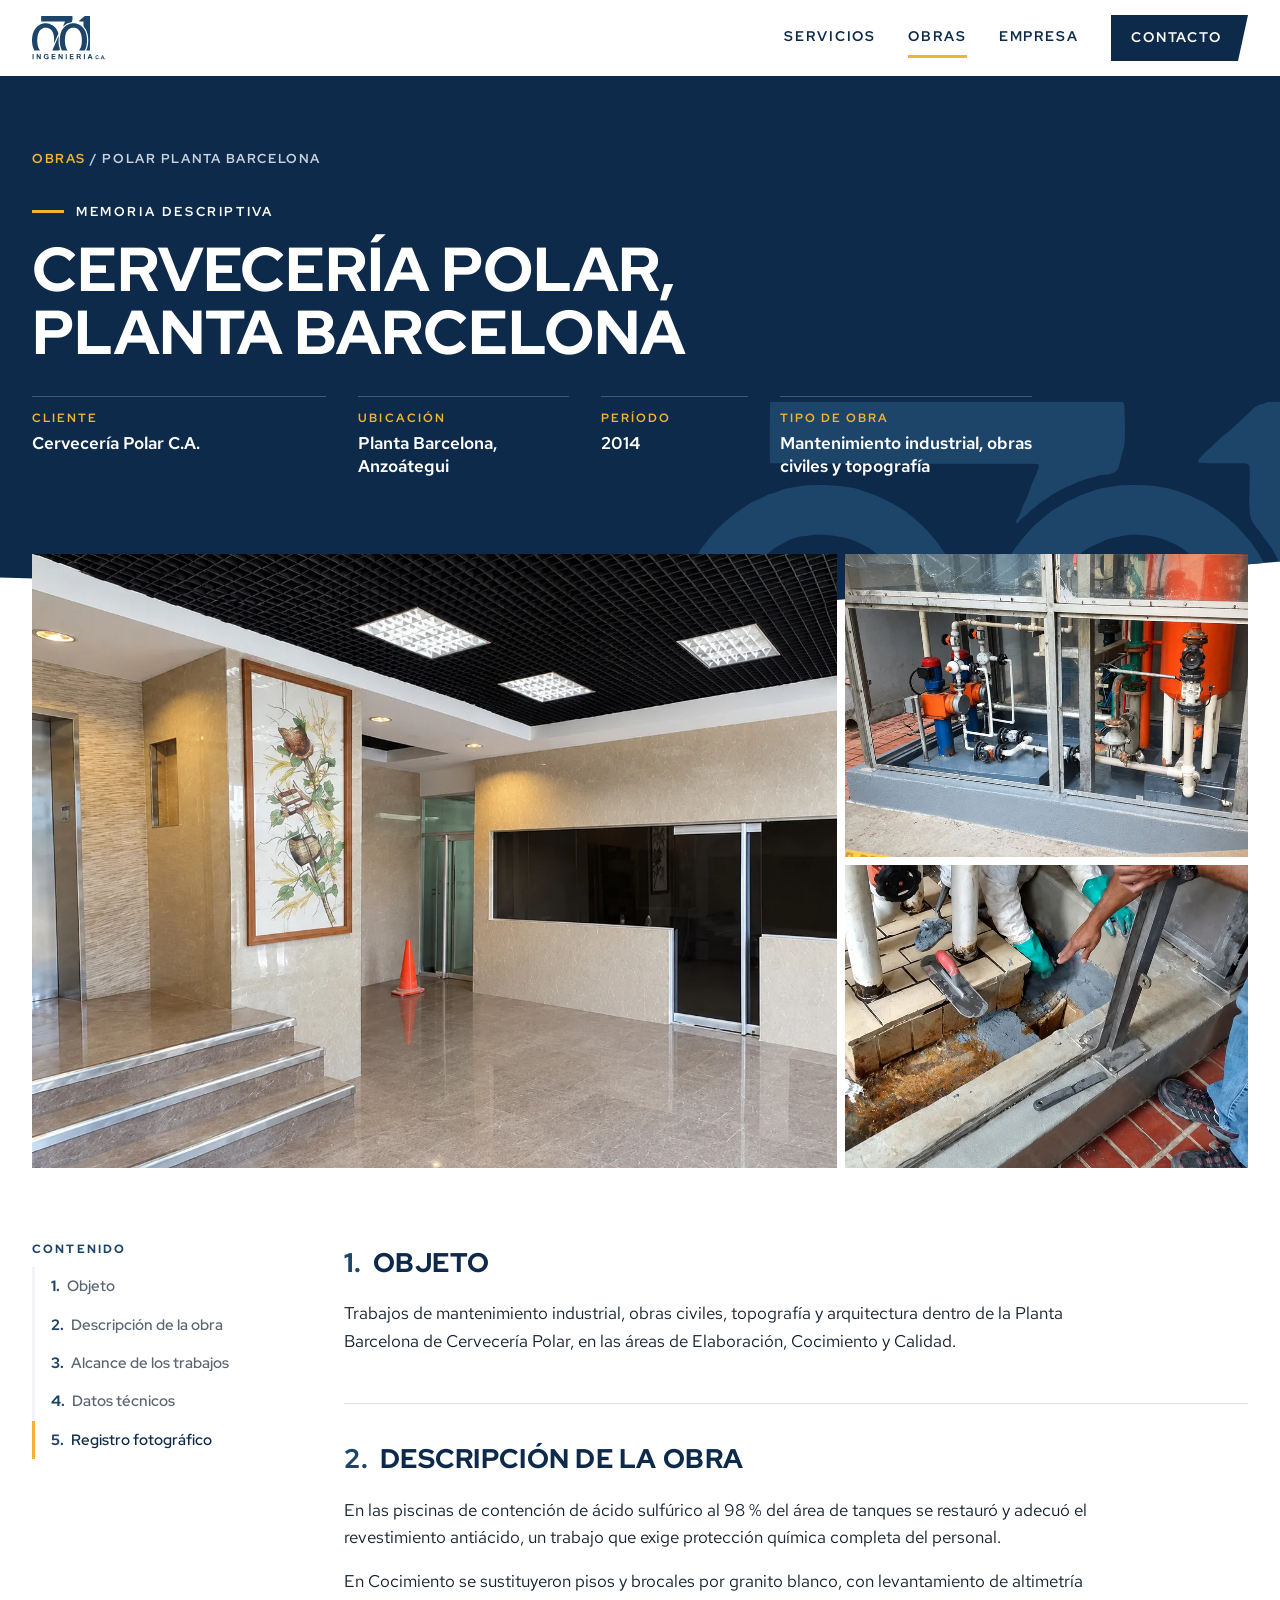
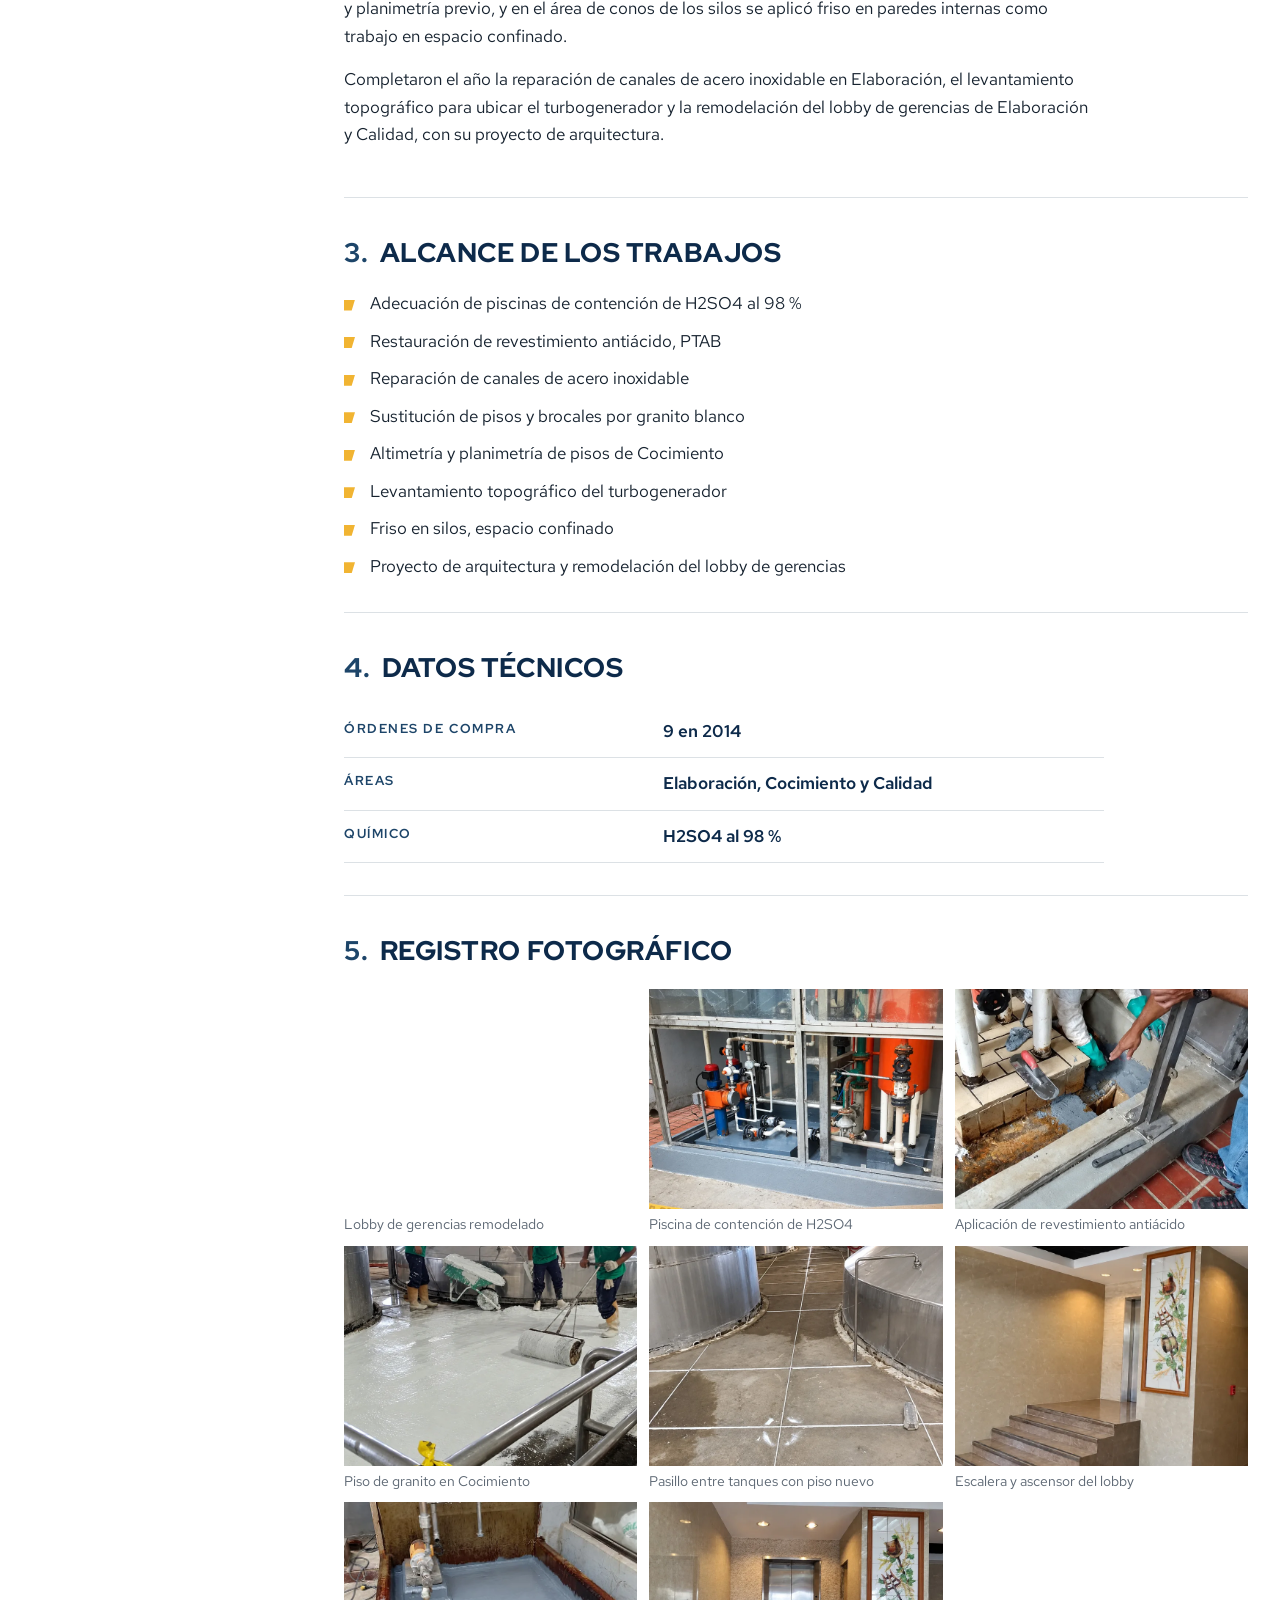
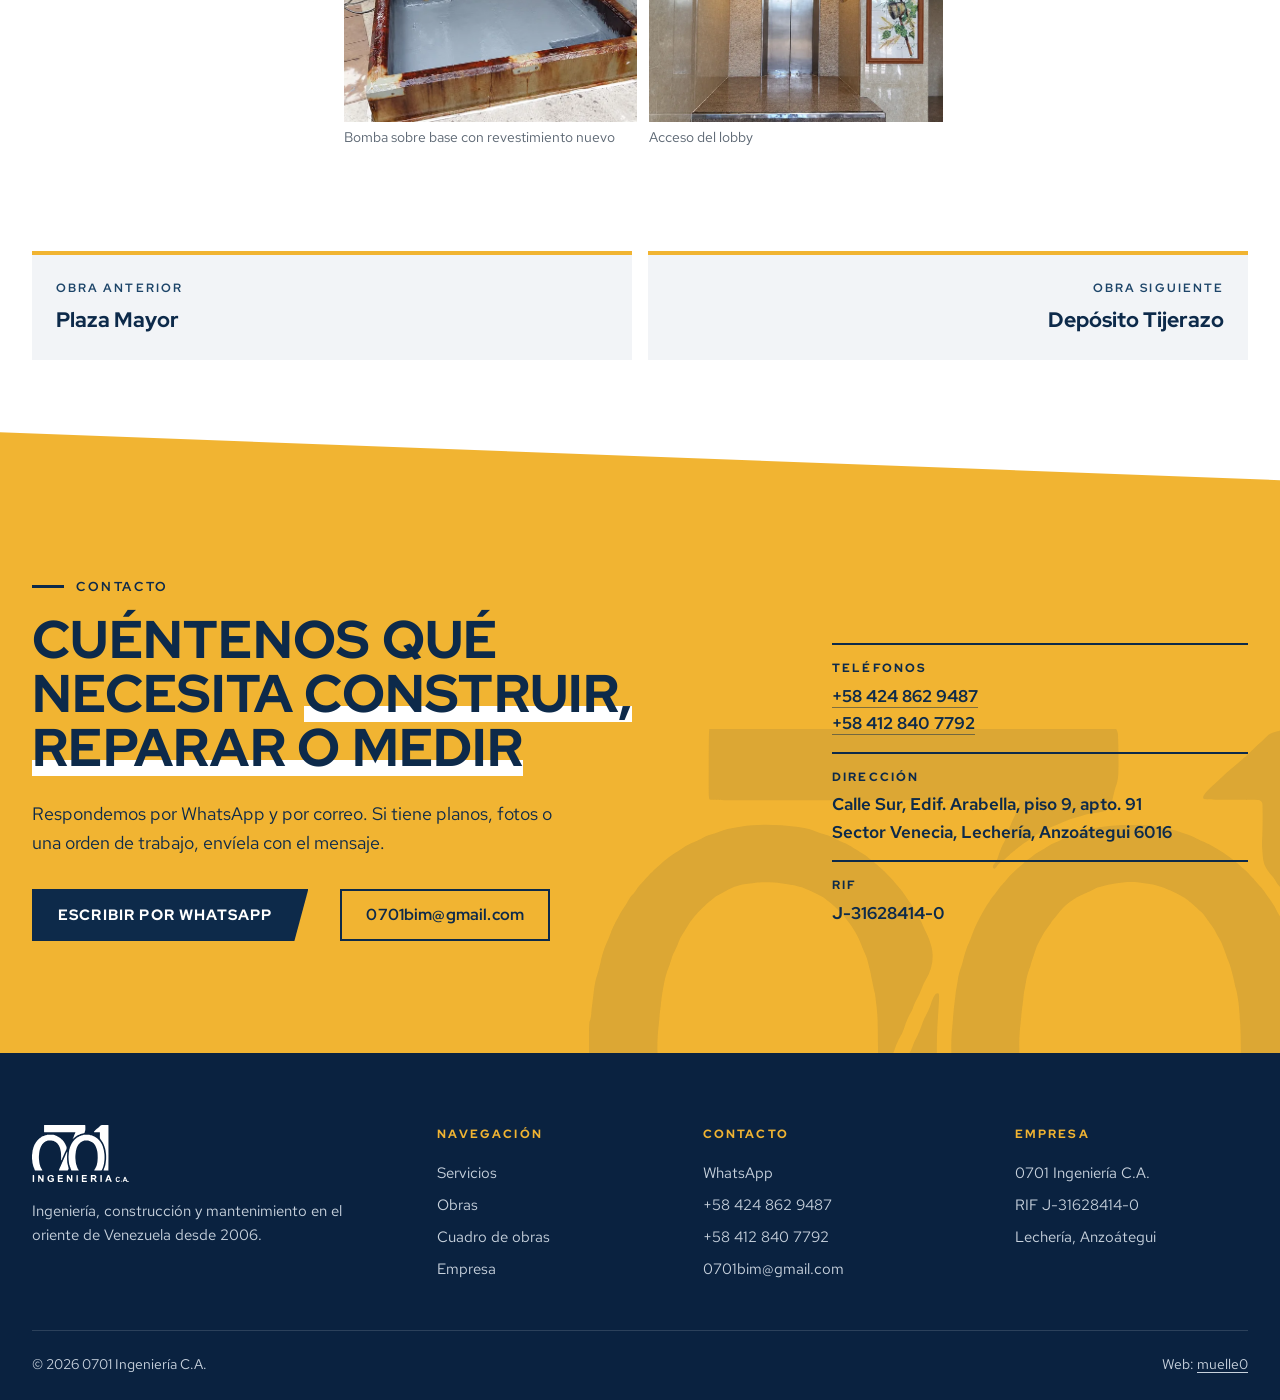
<file: public/obras/cerveceria-polar-barcelona/index.html>
<!doctype html>
<html lang="es">
<head>
<meta charset="utf-8">
<meta name="viewport" content="width=device-width, initial-scale=1">
<title>Cervecería Polar, Planta Barcelona | Memoria descriptiva | 0701 Ingeniería C.A.</title>
<meta name="description" content="Nueve órdenes de compra en un año: piscinas de ácido sulfúrico, pisos de granito, silos, canales de acero inoxidable, topografía y el lobby de gerencias.">
<meta name="theme-color" content="#0d2a4a">
<meta property="og:type" content="website">
<meta property="og:locale" content="es_VE">
<meta property="og:title" content="Cervecería Polar, Planta Barcelona | Memoria descriptiva | 0701 Ingeniería C.A.">
<meta property="og:description" content="Nueve órdenes de compra en un año: piscinas de ácido sulfúrico, pisos de granito, silos, canales de acero inoxidable, topografía y el lobby de gerencias.">
<meta property="og:image" content="../../img/compartir.jpg">
<link rel="icon" href="../../img/favicon.svg" type="image/svg+xml">
<link rel="icon" href="../../img/favicon-32.png" sizes="32x32" type="image/png">
<link rel="apple-touch-icon" href="../../img/apple-touch-icon.png">
<link rel="preload" href="../../fonts/redhat-display.woff2" as="font" type="font/woff2" crossorigin>
<link rel="stylesheet" href="../../css/estilos.css?v=14">
</head>
<body>
<a class="saltar" href="#contenido">Saltar al contenido</a>
<header class="cab">
  <div class="cab__in">
    <a class="cab__logo" href="../../" aria-label="0701 Ingeniería C.A., inicio"><svg class="logo" aria-hidden="true" focusable="false" xmlns="http://www.w3.org/2000/svg" viewBox="0 0 408 245"><path fill="currentColor" fill-rule="evenodd" d="M405.59,241.00C405.22,240.95 404.55,240.76 404.05,240.55C403.16,240.19 403.16,240.19 402.08,240.34C399.77,240.68 398.98,240.14 398.06,237.58C397.48,235.98 397.14,235.87 392.72,235.92C388.75,235.96 388.64,236.01 388.00,237.97C387.35,239.95 386.70,240.50 385.05,240.50C383.85,240.49 383.20,240.02 383.20,239.16C383.20,238.43 384.77,234.06 385.70,232.20C386.47,230.68 387.49,227.86 388.15,225.51C388.29,224.99 388.68,223.98 389.01,223.26C389.35,222.54 389.78,221.58 389.98,221.13C390.78,219.24 392.52,218.50 394.42,219.23C395.51,219.65 397.03,222.52 398.31,226.55C399.06,228.94 400.00,231.32 400.56,232.27C401.16,233.28 401.32,233.67 401.96,235.54C402.84,238.07 403.15,238.35 404.30,237.61C405.04,237.13 405.60,237.00 406.95,237.00L408.00,237.00L408.00,238.99C408.00,240.97 408.00,240.97 407.32,241.03C406.57,241.11 406.52,241.10 405.59,241.00ZM78.30,240.94C73.27,240.51 69.54,238.28 67.61,234.55C67.21,233.78 66.70,232.79 66.46,232.34C66.05,231.56 65.64,230.15 65.29,228.30C64.73,225.39 65.38,221.54 66.89,218.77C67.28,218.07 67.75,217.18 67.95,216.81C68.44,215.87 68.86,215.42 69.99,214.55C70.52,214.15 71.27,213.57 71.65,213.25C74.40,211.03 80.56,210.24 84.85,211.57C86.71,212.15 89.47,214.19 90.45,215.70C92.62,219.05 92.41,219.79 89.10,220.31C86.90,220.66 86.61,220.57 85.76,219.27C85.20,218.43 84.91,218.17 83.50,217.23C80.24,215.05 76.44,215.69 73.46,218.92C71.69,220.83 71.05,224.94 71.84,229.37C72.25,231.64 72.28,231.70 74.07,233.51C76.31,235.78 76.69,235.95 79.70,235.94C84.16,235.93 87.13,233.80 86.41,231.13C86.14,230.15 85.49,229.90 83.15,229.90C80.32,229.90 79.80,229.51 79.80,227.39C79.80,225.04 80.00,224.97 86.50,225.02C93.32,225.06 92.73,224.50 92.71,230.99C92.70,236.50 92.69,236.53 91.29,237.72C88.95,239.71 82.52,241.30 78.30,240.94ZM269.08,240.49C267.69,240.29 267.05,239.75 265.92,237.85C265.53,237.19 264.89,236.22 264.48,235.68C264.08,235.15 263.43,234.19 263.03,233.53C262.13,232.05 260.93,230.42 260.37,229.95C259.02,228.78 256.46,228.27 255.51,228.98C254.84,229.47 254.86,229.39 254.80,234.40C254.73,240.57 254.79,240.45 251.65,240.45C249.34,240.45 248.94,240.20 248.69,238.61C248.50,237.35 248.61,212.95 248.82,212.50C249.30,211.41 249.37,211.40 256.88,211.40C265.95,211.40 266.73,211.51 269.08,213.13C273.74,216.34 273.06,224.31 267.89,227.09C266.12,228.04 266.17,228.45 268.29,230.80C269.82,232.49 270.09,232.87 270.94,234.52C271.28,235.20 271.93,236.25 272.36,236.86C273.87,238.94 273.99,239.74 272.91,240.30C272.50,240.51 270.05,240.63 269.08,240.49ZM333.32,240.49C331.70,240.28 331.14,239.63 329.75,236.31C328.71,233.83 329.03,233.96 323.37,233.92C318.35,233.89 318.22,233.90 317.60,234.46C317.12,234.89 316.35,236.36 315.86,237.79C315.08,240.02 314.41,240.50 312.11,240.50C309.39,240.49 309.15,239.90 310.41,236.25C310.67,235.48 311.00,234.46 311.14,233.99C311.28,233.52 311.72,232.48 312.11,231.69C313.25,229.38 313.46,228.82 314.94,224.08C315.19,223.31 315.71,222.00 316.15,221.08C317.17,218.94 317.37,218.45 317.99,216.55C318.97,213.54 319.98,211.88 321.01,211.59C321.84,211.36 324.97,211.41 325.45,211.67C326.27,212.11 327.93,215.28 329.00,218.45C329.39,219.62 329.90,220.85 330.45,221.97C330.92,222.92 331.52,224.34 331.79,225.12C333.76,230.83 333.89,231.18 334.41,232.05C335.16,233.33 335.37,233.83 336.14,236.23C337.10,239.22 337.10,239.78 336.20,240.25C335.94,240.39 334.40,240.62 334.05,240.59C334.00,240.58 333.67,240.54 333.32,240.49ZM4.25,240.38C2.95,239.90 3.05,241.10 3.05,225.90C3.05,209.92 2.74,211.48 5.89,211.42C8.19,211.37 8.74,211.62 9.00,212.86C9.17,213.67 9.09,238.85 8.91,239.30C8.74,239.73 8.44,240.07 8.05,240.28C7.68,240.48 4.73,240.56 4.25,240.38ZM27.40,240.39C26.86,240.22 26.49,239.91 26.26,239.41C26.02,238.89 25.87,214.47 26.10,213.22C26.35,211.83 26.85,211.48 28.65,211.42C30.75,211.35 31.29,211.57 32.17,212.90C32.49,213.37 33.05,214.15 33.42,214.64C33.80,215.13 34.27,215.82 34.47,216.19C35.11,217.36 35.51,218.01 36.70,219.85C37.34,220.84 38.10,222.08 38.40,222.60C40.25,225.92 41.91,228.20 42.46,228.20C43.15,228.20 43.21,227.52 43.21,220.51C43.20,211.40 43.17,211.50 46.14,211.41C47.99,211.36 48.61,211.65 48.89,212.67C49.04,213.21 49.04,238.70 48.89,239.25C48.60,240.28 47.85,240.54 45.41,240.48C43.05,240.42 42.46,240.05 41.31,237.94C41.01,237.40 40.49,236.54 40.15,236.05C39.81,235.56 39.18,234.47 38.75,233.65C37.79,231.81 37.46,231.27 36.10,229.30C35.51,228.45 34.77,227.28 34.44,226.71C33.44,224.93 32.19,223.81 31.70,224.25C31.32,224.59 31.29,225.12 31.27,232.15C31.25,239.92 31.28,239.66 30.30,240.20C29.79,240.48 28.07,240.59 27.40,240.39ZM110.27,240.36C109.76,240.17 109.51,239.94 109.26,239.40C109.01,238.86 108.87,214.50 109.11,213.06C109.24,212.25 109.68,211.67 110.28,211.50C110.81,211.36 128.42,211.36 129.10,211.51C130.33,211.77 130.96,213.15 130.61,214.79C130.29,216.31 130.61,216.24 123.05,216.30C114.67,216.37 115.03,216.20 115.12,219.88C115.18,222.82 115.21,222.83 123.50,222.78C128.53,222.75 128.66,222.77 129.26,223.36C129.87,223.98 130.02,226.16 129.50,227.08C129.00,227.97 129.20,227.94 122.40,228.00C114.53,228.07 115.05,227.77 115.12,232.12C115.18,236.03 114.67,235.81 123.48,235.79C130.26,235.78 130.19,235.77 130.72,236.50C131.43,237.48 131.06,239.80 130.12,240.26C129.62,240.51 110.94,240.60 110.27,240.36ZM148.47,240.35C147.80,240.12 147.39,239.62 147.27,238.90C147.11,237.99 147.18,213.36 147.34,212.84C147.68,211.74 148.42,211.40 150.49,211.40C152.10,211.40 152.57,211.55 153.29,212.28C154.00,213.00 155.51,215.13 155.97,216.05C156.83,217.76 158.26,220.22 158.80,220.91C159.13,221.32 159.63,222.08 159.91,222.60C160.58,223.83 160.80,224.17 161.55,225.20C161.89,225.67 162.39,226.42 162.65,226.88C163.27,227.97 163.68,228.40 164.08,228.40C164.84,228.40 164.91,227.59 164.89,219.34C164.87,212.83 164.87,212.83 165.11,212.39C165.96,210.84 169.64,211.02 170.37,212.65C170.59,213.15 170.72,237.98 170.50,238.98C170.23,240.20 169.42,240.55 167.01,240.47C164.62,240.40 164.15,240.11 163.07,238.05C162.76,237.44 162.17,236.50 161.76,235.95C161.36,235.40 160.75,234.45 160.41,233.83C160.07,233.21 159.41,232.17 158.95,231.50C158.00,230.15 156.52,227.73 155.95,226.60C155.01,224.73 153.95,223.68 153.43,224.11C152.95,224.51 152.95,224.49 152.90,232.00C152.84,239.87 152.88,239.55 152.13,240.08C151.53,240.51 149.35,240.67 148.47,240.35ZM189.15,240.35C188.64,240.17 188.14,239.63 188.00,239.12C187.75,238.16 187.92,212.80 188.19,212.34C188.92,211.06 192.51,211.03 193.24,212.30C193.61,212.94 193.78,238.42 193.42,239.25C192.94,240.34 190.73,240.91 189.15,240.35ZM211.89,240.34C211.34,240.17 210.85,239.67 210.71,239.13C210.55,238.50 210.53,212.81 210.69,212.50C211.30,211.35 210.84,211.40 221.29,211.40C230.29,211.40 230.81,211.42 231.29,211.77C232.04,212.32 232.32,214.30 231.79,215.36C231.29,216.37 231.65,216.33 224.16,216.34C216.06,216.35 216.49,216.22 216.28,218.69C216.09,220.83 216.35,222.02 217.09,222.44C217.57,222.72 219.86,222.81 225.20,222.78C229.76,222.75 229.81,222.75 230.30,223.43C230.90,224.27 230.86,226.82 230.23,227.42C229.67,227.95 229.76,227.94 223.50,228.00C215.66,228.07 216.25,227.76 216.25,231.80C216.25,236.04 215.65,235.78 225.35,235.79C228.93,235.80 231.09,235.84 231.33,235.91C233.23,236.43 233.17,239.86 231.25,240.39C230.59,240.57 212.49,240.53 211.89,240.34ZM290.23,240.39C289.79,240.26 289.25,239.72 289.09,239.25C288.92,238.75 288.83,215.17 288.99,213.56C289.16,211.82 289.58,211.48 291.61,211.42C293.84,211.35 294.64,211.71 294.89,212.90C295.05,213.62 295.04,238.28 294.89,239.01C294.75,239.65 294.27,240.22 293.72,240.38C293.26,240.52 290.70,240.53 290.23,240.39ZM360.89,240.35C358.05,239.87 355.96,238.46 354.82,236.23C352.98,232.63 352.99,226.49 354.85,222.80C355.35,221.82 356.58,220.81 359.13,219.28C362.05,217.53 366.76,218.31 369.40,220.99C371.86,223.47 371.64,225.13 368.80,225.37C367.94,225.44 367.56,225.27 366.94,224.54C364.64,221.80 361.97,221.38 359.78,223.40C357.80,225.21 357.16,231.22 358.62,234.18C360.24,237.47 365.02,237.66 366.69,234.52C367.36,233.24 367.83,232.90 368.88,232.90C371.72,232.90 372.00,234.52 369.74,237.92C368.46,239.84 364.44,240.95 360.89,240.35ZM376.24,239.71C374.99,239.13 374.93,236.89 376.15,236.26C377.18,235.72 378.72,236.08 379.11,236.94C379.98,238.85 378.16,240.61 376.24,239.71ZM394.33,231.86C395.36,231.43 395.41,230.51 394.52,228.30C393.26,225.18 392.59,225.23 391.46,228.53C390.76,230.57 390.75,231.30 391.44,231.75C391.98,232.10 393.61,232.17 394.33,231.86ZM325.50,228.75C326.31,228.28 326.34,227.72 325.65,225.65C325.41,224.94 325.10,223.92 324.95,223.40C323.88,219.59 322.78,219.20 321.71,222.27C319.84,227.60 319.71,228.28 320.53,228.71C321.20,229.08 324.89,229.10 325.50,228.75ZM261.90,223.90C264.69,223.61 266.22,222.22 266.22,220.00C266.22,217.17 264.14,216.21 258.23,216.32C254.92,216.37 254.87,216.43 254.82,220.15C254.77,223.93 254.81,223.97 258.80,223.99C259.98,223.99 261.38,223.95 261.90,223.90ZM115.90,192.61C113.43,192.51 113.23,192.13 114.29,189.51C114.61,188.71 114.98,187.73 115.10,187.35C115.41,186.39 116.93,182.87 117.78,181.10C118.55,179.52 119.02,178.37 119.75,176.30C120.02,175.56 120.67,174.07 121.20,172.99C121.73,171.92 122.42,170.39 122.74,169.59C123.06,168.80 123.62,167.59 124.00,166.90C124.65,165.70 125.65,163.38 126.28,161.60C127.00,159.55 127.77,157.76 128.41,156.65C129.20,155.27 129.37,154.86 130.30,152.25C130.74,151.00 131.39,149.48 132.19,147.81C133.33,145.46 134.03,143.79 135.02,141.05C135.23,140.44 135.64,139.52 135.92,139.00C136.20,138.48 136.60,137.73 136.82,137.34C137.03,136.94 137.49,135.86 137.84,134.94C138.52,133.12 138.62,132.89 139.62,131.00C140.39,129.55 140.94,128.23 141.76,125.85C142.19,124.61 142.68,123.49 143.58,121.71C144.58,119.73 144.95,118.85 145.61,116.96C146.82,113.48 147.64,112.29 148.63,112.54C149.23,112.69 149.23,113.41 148.50,124.05C147.89,133.00 148.00,146.20 148.75,153.35C148.83,154.12 148.97,155.69 149.05,156.85C149.15,158.14 149.32,159.53 149.50,160.45C149.66,161.28 149.88,162.47 149.99,163.10C150.10,163.73 150.35,164.75 150.54,165.35C151.00,166.82 151.75,169.74 151.95,170.85C152.04,171.34 152.25,172.27 152.41,172.90C155.51,184.61 155.49,183.99 152.89,189.28C151.18,192.76 153.22,192.39 135.30,192.50C127.35,192.55 120.06,192.61 119.10,192.63C118.14,192.65 116.70,192.64 115.90,192.61ZM13.67,192.45C12.68,192.13 11.87,190.67 10.36,186.50C10.05,185.65 9.68,184.68 9.55,184.35C9.41,184.02 9.04,182.96 8.71,182.00C8.07,180.11 7.90,179.72 7.18,178.40C6.68,177.47 5.50,173.95 5.05,172.04C4.91,171.44 4.64,170.43 4.45,169.80C4.26,169.17 4.04,168.33 3.95,167.95C3.86,167.56 3.62,166.71 3.41,166.05C2.81,164.21 2.13,160.97 2.00,159.40C1.88,158.03 1.36,153.20 1.20,152.00C1.15,151.64 1.09,150.72 1.05,149.95C0.94,147.55 0.65,145.89 0.19,145.12C-0.15,144.53 -0.10,125.06 0.25,124.46C0.63,123.81 0.87,122.71 0.99,120.95C1.14,119.01 1.24,118.07 1.55,115.80C1.69,114.84 1.86,113.35 1.94,112.50C2.20,109.74 2.73,107.03 3.45,104.80C4.04,102.97 4.53,101.14 4.90,99.40C5.48,96.62 6.45,93.47 7.27,91.66C7.85,90.38 8.79,88.09 9.28,86.74C9.75,85.47 11.25,82.25 11.74,81.46C11.98,81.07 12.47,80.16 12.83,79.44C13.20,78.71 13.95,77.43 14.52,76.58C15.09,75.74 15.88,74.46 16.29,73.75C16.70,73.03 17.17,72.21 17.34,71.92C17.51,71.62 18.06,70.97 18.55,70.47C19.19,69.82 19.66,69.21 20.15,68.41C20.65,67.61 21.20,66.90 22.05,65.98C22.71,65.27 23.45,64.45 23.70,64.16C24.73,62.94 27.82,59.83 28.65,59.17C29.14,58.77 30.07,57.96 30.70,57.37C32.19,55.97 35.44,53.50 37.13,52.51C37.85,52.07 38.90,51.40 39.45,51.00C41.26,49.70 42.54,49.01 45.25,47.88C45.91,47.61 47.21,46.99 48.15,46.50C49.91,45.59 50.76,45.25 51.95,44.95C52.66,44.77 54.45,44.13 56.25,43.42C57.79,42.81 59.92,42.30 62.55,41.91C63.27,41.80 64.37,41.62 65.00,41.51C70.76,40.51 80.71,40.57 88.24,41.65C92.91,42.32 93.93,42.57 96.92,43.76C97.94,44.17 99.36,44.65 100.07,44.84C101.97,45.35 102.66,45.62 104.65,46.65C105.64,47.17 107.15,47.89 108.00,48.25C110.43,49.31 111.31,49.75 112.32,50.43C112.83,50.78 113.52,51.22 113.85,51.40C114.38,51.70 116.19,52.81 117.68,53.77C117.97,53.95 118.53,54.40 118.92,54.77C119.32,55.13 120.10,55.77 120.65,56.19C121.20,56.60 122.10,57.35 122.64,57.85C123.19,58.34 124.19,59.21 124.87,59.78C125.54,60.35 126.10,60.85 126.10,60.91C126.10,60.96 126.82,61.73 127.70,62.61C128.59,63.50 129.75,64.77 130.29,65.43C130.83,66.10 131.60,67.01 132.00,67.45C133.08,68.63 133.40,69.05 134.83,71.20C135.55,72.27 136.42,73.54 136.78,74.03C137.13,74.51 137.67,75.36 137.97,75.93C138.27,76.49 138.84,77.40 139.23,77.95C140.09,79.16 141.09,81.07 141.85,82.93C142.16,83.69 142.90,85.30 143.50,86.51C144.10,87.72 144.71,89.10 144.86,89.58C145.00,90.06 145.32,91.09 145.57,91.86C147.08,96.65 146.30,102.13 143.46,106.64C143.16,107.13 142.77,107.87 142.59,108.29C142.42,108.71 142.12,109.41 141.93,109.85C141.74,110.29 141.36,111.22 141.10,111.92C140.83,112.62 140.30,113.76 139.90,114.45C139.03,115.99 138.61,116.90 138.08,118.40C137.61,119.73 137.59,119.79 136.74,121.25C135.99,122.55 135.12,124.58 134.31,126.94C133.57,129.07 133.36,129.53 132.45,131.15C131.70,132.46 130.57,135.10 130.05,136.74C129.89,137.23 129.27,138.62 128.65,139.84C127.65,141.83 126.82,143.85 125.94,146.42C125.34,148.19 124.30,149.40 123.71,149.03C123.16,148.69 123.11,147.67 123.06,135.85C123.02,124.84 122.93,122.63 122.40,117.80C121.87,113.09 121.84,112.90 121.51,111.74C121.35,111.19 121.08,109.96 120.91,109.00C120.73,108.04 120.51,106.91 120.40,106.50C120.30,106.09 120.12,105.19 120.00,104.50C119.89,103.81 119.66,102.77 119.50,102.18C119.34,101.60 119.10,100.63 118.96,100.03C118.60,98.41 118.05,96.80 117.40,95.40C117.08,94.71 116.40,93.07 115.89,91.75C114.48,88.13 112.73,85.06 110.40,82.10C109.90,81.47 109.14,80.45 108.70,79.85C107.73,78.50 107.36,78.09 106.40,77.28C105.98,76.93 105.23,76.22 104.73,75.69C104.22,75.17 103.44,74.47 102.99,74.14C102.54,73.82 101.67,73.15 101.06,72.67C99.74,71.62 99.20,71.32 95.26,69.41C92.09,67.88 90.79,67.38 88.80,66.95C88.17,66.82 87.24,66.59 86.73,66.46C86.22,66.32 85.19,66.14 84.43,66.05C83.67,65.96 82.40,65.78 81.60,65.64C78.88,65.18 73.53,65.08 70.95,65.44C70.40,65.52 68.94,65.72 67.70,65.89C66.46,66.06 65.22,66.26 64.95,66.34C61.41,67.32 60.83,67.55 58.30,69.00C57.56,69.42 56.30,70.09 55.50,70.48C54.39,71.03 53.85,71.36 53.20,71.91C52.73,72.31 51.82,73.05 51.17,73.58C50.51,74.10 49.73,74.80 49.42,75.14C49.10,75.47 48.27,76.31 47.57,76.99C46.87,77.67 46.01,78.57 45.66,78.99C45.31,79.41 44.67,80.15 44.23,80.64C43.73,81.18 43.20,81.92 42.85,82.54C42.53,83.09 41.72,84.41 41.04,85.47C39.04,88.58 38.86,88.93 37.75,91.80C37.44,92.60 36.88,93.81 36.51,94.50C35.73,95.94 35.53,96.44 35.10,97.94C34.69,99.36 33.92,101.63 33.47,102.70C33.07,103.66 32.19,106.97 31.95,108.40C31.86,108.92 31.66,110.00 31.50,110.80C31.26,111.99 30.82,115.22 30.54,117.90C30.51,118.20 30.40,119.01 30.30,119.70C30.20,120.39 30.09,121.49 30.05,122.15C30.02,122.81 29.84,124.70 29.65,126.35C29.24,129.99 29.04,134.24 29.14,137.25C29.20,139.28 29.45,143.29 29.55,143.80C29.59,144.05 30.03,148.82 30.15,150.35C30.24,151.49 30.58,154.57 30.75,155.80C30.83,156.38 30.97,157.49 31.05,158.27C31.13,159.05 31.28,160.08 31.39,160.57C31.50,161.05 31.75,162.33 31.95,163.40C32.44,166.05 32.85,167.62 33.79,170.45C34.22,171.77 34.72,173.39 34.90,174.05C35.27,175.44 35.89,176.90 36.66,178.21C37.19,179.11 37.48,179.69 38.80,182.47C39.44,183.81 39.71,184.24 40.70,185.50C41.43,186.42 41.50,186.54 42.64,188.95C43.72,191.22 43.74,191.87 42.76,192.31C42.15,192.58 14.48,192.71 13.67,192.45ZM167.95,192.51C167.46,192.39 167.05,192.13 166.70,191.74C165.91,190.83 163.82,186.00 163.14,183.50C162.81,182.32 161.95,180.02 161.34,178.73C160.66,177.27 160.57,177.02 159.70,174.14C159.26,172.68 158.72,171.03 158.51,170.47C157.73,168.39 157.12,166.01 156.95,164.35C156.91,164.02 156.71,162.87 156.50,161.80C156.28,160.73 156.04,159.15 155.95,158.30C155.87,157.45 155.73,156.25 155.65,155.65C155.36,153.35 155.11,150.89 155.00,149.25C154.91,147.66 154.74,145.34 154.34,139.90C154.15,137.33 154.28,130.05 154.56,128.20C154.63,127.68 154.79,125.92 154.90,124.30C155.10,121.40 155.32,119.12 155.70,115.95C155.81,115.07 155.97,113.74 156.05,113.00C156.13,112.26 156.33,110.95 156.49,110.10C156.65,109.25 156.86,108.03 156.95,107.40C157.28,105.12 157.75,103.17 158.35,101.60C158.54,101.10 158.97,99.67 159.30,98.42C160.04,95.64 160.91,92.91 161.37,91.90C161.75,91.08 162.73,88.63 163.51,86.52C164.58,83.67 168.24,76.63 169.80,74.45C170.11,74.01 170.62,73.22 170.93,72.70C171.24,72.18 171.93,71.25 172.46,70.65C172.99,70.05 173.79,69.01 174.23,68.35C174.72,67.61 175.42,66.75 176.05,66.10C176.61,65.52 177.50,64.53 178.02,63.90C179.42,62.22 181.46,60.18 182.95,58.99C183.67,58.42 184.64,57.57 185.12,57.09C185.60,56.61 186.39,55.95 186.87,55.61C187.35,55.28 188.21,54.63 188.77,54.17C190.11,53.06 190.09,53.07 191.95,52.03C192.83,51.53 194.09,50.78 194.75,50.35C196.27,49.36 197.47,48.72 198.79,48.20C199.36,47.98 200.69,47.35 201.74,46.81C203.18,46.07 204.08,45.69 205.40,45.25C206.36,44.93 207.82,44.42 208.65,44.12C209.47,43.82 210.49,43.45 210.91,43.29C212.31,42.78 214.71,42.21 216.35,42.00C217.23,41.89 218.67,41.67 219.55,41.51C222.65,40.94 228.22,40.70 233.95,40.89C238.67,41.04 239.18,41.08 240.85,41.41C241.67,41.57 243.29,41.84 244.43,42.00C246.70,42.33 248.65,42.79 250.11,43.34C250.63,43.53 252.02,44.01 253.20,44.41C255.67,45.23 257.09,45.79 258.65,46.58C259.25,46.88 260.29,47.36 260.95,47.65C264.63,49.27 265.46,49.70 267.01,50.82C267.43,51.12 268.28,51.64 268.91,51.99C270.44,52.82 275.50,56.61 277.13,58.14C277.80,58.77 278.78,59.62 279.30,60.03C279.84,60.45 280.53,61.10 280.90,61.55C281.26,61.99 281.99,62.80 282.52,63.37C283.05,63.93 283.88,64.86 284.36,65.42C284.85,65.99 285.63,66.88 286.11,67.40C286.58,67.92 287.37,68.91 287.85,69.60C290.50,73.35 291.56,74.95 292.11,76.04C292.78,77.35 293.62,78.86 294.72,80.73C295.11,81.38 295.64,82.46 295.92,83.13C296.19,83.80 296.90,85.34 297.50,86.55C298.30,88.18 298.67,89.04 298.90,89.87C299.07,90.49 299.32,91.32 299.46,91.72C299.59,92.12 299.89,93.12 300.11,93.95C300.33,94.78 300.87,96.51 301.30,97.80C302.18,100.44 302.81,102.81 303.05,104.45C303.14,105.05 303.35,106.16 303.50,106.90C303.86,108.56 303.96,109.17 304.10,110.45C304.16,111.00 304.36,112.40 304.55,113.55C304.74,114.70 304.97,116.26 305.05,117.00C305.14,117.74 305.34,119.03 305.50,119.85C306.23,123.62 306.55,129.73 306.47,138.15C306.40,145.13 306.10,150.02 305.60,152.49C305.43,153.28 305.19,154.76 305.04,155.79C304.90,156.81 304.68,158.28 304.55,159.05C304.41,159.82 304.21,161.21 304.10,162.15C303.99,163.08 303.74,164.54 303.55,165.40C303.36,166.25 303.11,167.55 303.00,168.29C302.70,170.12 302.02,172.61 301.42,174.05C301.14,174.71 300.49,176.65 299.96,178.35C298.61,182.77 298.26,183.66 297.09,185.70C296.83,186.17 296.42,187.00 296.19,187.55C294.35,192.00 293.94,192.23 287.60,192.28C286.36,192.29 280.69,192.37 275.00,192.46C269.31,192.54 264.49,192.58 264.30,192.55C262.72,192.25 262.71,190.89 264.27,188.45C264.65,187.84 265.49,186.33 266.13,185.09C266.77,183.85 267.71,182.21 268.20,181.44C269.22,179.88 270.46,177.43 271.10,175.70C271.34,175.07 271.68,174.21 271.87,173.80C272.64,172.13 272.92,171.42 273.30,170.11C273.85,168.19 274.56,165.23 274.85,163.56C274.99,162.79 275.28,161.54 275.50,160.80C275.74,159.97 275.96,158.95 276.05,158.15C276.14,157.44 276.30,156.33 276.41,155.70C276.71,153.85 276.89,152.02 277.00,149.40C277.10,146.99 277.17,145.95 277.41,142.95C277.70,139.39 277.53,127.21 277.15,124.15C277.12,123.93 277.06,122.78 277.00,121.60C276.82,117.68 276.08,112.63 275.35,110.28C275.21,109.85 274.99,108.92 274.85,108.21C274.71,107.50 274.51,106.60 274.40,106.22C274.29,105.84 274.11,105.09 274.00,104.56C273.64,102.91 272.82,100.16 272.42,99.23C272.20,98.75 271.84,97.81 271.61,97.16C271.38,96.50 271.02,95.51 270.80,94.96C270.59,94.40 270.20,93.36 269.94,92.65C269.39,91.11 268.91,90.12 268.03,88.72C267.68,88.15 267.21,87.31 267.01,86.86C266.45,85.65 265.66,84.40 264.30,82.59C263.64,81.71 262.74,80.46 262.31,79.82C261.50,78.63 261.11,78.19 260.05,77.36C259.72,77.10 259.12,76.52 258.71,76.08C258.30,75.64 257.49,74.91 256.91,74.46C256.33,74.02 255.43,73.27 254.90,72.81C252.14,70.39 243.37,66.60 239.21,66.05C238.57,65.96 237.31,65.78 236.40,65.65C231.71,64.96 228.89,65.01 223.42,65.91C220.62,66.36 216.05,67.57 215.45,68.01C215.12,68.25 212.71,69.37 211.40,69.90C206.30,71.95 202.31,74.99 199.46,78.97C199.11,79.45 198.52,80.19 198.15,80.60C197.78,81.01 197.11,81.89 196.67,82.55C196.23,83.21 195.50,84.22 195.05,84.80C193.95,86.20 192.82,88.18 190.94,92.00C190.45,92.98 188.51,98.78 188.00,100.78C187.94,101.02 187.69,101.71 187.45,102.33C186.90,103.75 186.26,106.22 186.05,107.76C185.96,108.41 185.76,109.53 185.60,110.25C185.29,111.65 185.19,112.35 184.95,114.60C184.86,115.40 184.66,117.06 184.50,118.30C184.33,119.54 184.15,121.11 184.10,121.80C184.04,122.49 183.86,124.31 183.70,125.85C183.32,129.47 183.20,131.74 183.20,135.52C183.20,139.14 183.25,140.09 183.80,145.85C183.85,146.40 183.99,147.99 184.10,149.38C184.21,150.77 184.41,152.68 184.55,153.63C184.69,154.58 184.89,156.19 185.00,157.23C185.11,158.26 185.34,159.77 185.51,160.58C185.67,161.39 185.89,162.59 186.00,163.25C186.28,164.90 186.83,166.82 187.39,168.14C187.89,169.31 188.39,170.77 189.40,174.05C190.21,176.69 190.66,177.95 191.62,180.30C192.84,183.28 192.99,183.56 194.88,186.40C197.72,190.66 198.08,191.67 196.97,192.27C196.53,192.52 168.90,192.74 167.95,192.51ZM303.23,192.41C302.52,192.08 302.31,191.27 302.65,190.14C302.73,189.87 302.90,189.13 303.04,188.50C303.32,187.16 304.36,183.84 304.84,182.72C305.03,182.30 305.48,181.25 305.85,180.40C306.22,179.55 306.77,178.11 307.07,177.20C307.37,176.29 307.88,174.91 308.21,174.13C308.95,172.36 309.62,169.97 310.01,167.70C310.17,166.74 310.42,165.39 310.55,164.70C310.68,164.01 310.86,162.80 310.95,162.00C311.03,161.20 311.26,159.49 311.45,158.20C311.63,156.91 311.86,155.11 311.94,154.20C312.03,153.29 312.28,151.45 312.50,150.10C313.03,146.88 313.11,145.55 313.17,137.65C313.25,127.89 313.03,123.72 312.26,120.03C312.18,119.65 312.04,118.62 311.95,117.74C311.87,116.87 311.66,115.30 311.49,114.27C311.33,113.24 311.11,111.57 311.00,110.57C310.90,109.57 310.65,108.01 310.46,107.10C310.27,106.19 310.04,104.91 309.95,104.25C309.76,102.83 308.93,99.47 308.51,98.34C308.18,97.50 307.65,95.71 307.06,93.50C306.49,91.40 305.72,89.14 305.24,88.18C305.00,87.71 304.63,86.80 304.41,86.18C304.20,85.55 303.84,84.57 303.62,83.99C303.39,83.42 303.05,82.50 302.84,81.95C302.44,80.86 301.62,79.17 301.02,78.18C300.81,77.83 300.09,76.45 299.42,75.10C298.43,73.10 298.06,72.46 297.40,71.60C296.96,71.02 296.19,69.97 295.71,69.25C295.22,68.53 294.42,67.48 293.92,66.90C293.36,66.27 292.77,65.44 292.41,64.79C292.06,64.19 291.45,63.33 291.00,62.80C288.11,59.47 287.15,57.47 286.90,54.28C286.84,53.49 286.72,52.04 286.64,51.05C286.51,49.59 286.50,48.90 286.59,47.40C286.83,43.05 286.90,32.82 286.69,31.72C286.57,31.10 286.15,30.56 285.67,30.41C285.02,30.21 283.93,30.18 273.35,30.11C260.89,30.02 261.51,30.08 261.50,29.00C261.50,28.25 263.42,25.94 265.61,24.06C267.27,22.63 268.71,21.29 270.75,19.30C272.15,17.93 273.07,17.12 274.25,16.25C275.17,15.57 276.38,14.55 277.10,13.86C277.79,13.19 278.73,12.35 279.20,12.00C279.67,11.65 280.61,10.80 281.31,10.11C283.08,8.33 285.49,6.07 286.60,5.13C287.12,4.69 287.86,3.98 288.24,3.55C289.34,2.32 290.51,1.70 293.02,1.00C293.93,0.75 294.27,0.61 294.58,0.34C294.98,-0.00 294.98,-0.00 308.67,0.00L322.35,0.00L322.62,0.68C322.77,1.05 322.93,1.55 322.99,1.80C323.16,2.57 323.22,190.75 323.05,191.23C322.63,192.44 322.67,192.43 316.40,192.51C306.18,192.64 303.71,192.62 303.23,192.41ZM172.20,59.30C171.74,58.84 171.97,58.06 172.90,56.99C173.50,56.29 173.77,55.72 174.28,54.10C174.82,52.38 175.79,49.88 176.20,49.16C176.97,47.81 177.44,46.74 178.11,44.80C179.24,41.51 179.94,39.71 180.63,38.35C180.99,37.64 181.52,36.42 181.80,35.65C182.09,34.88 182.52,33.77 182.76,33.18C183.47,31.45 183.35,30.77 182.27,30.45C181.80,30.31 175.49,30.29 116.98,30.31C52.75,30.33 52.21,30.33 51.83,30.13C50.88,29.64 50.95,30.71 50.98,15.90C50.99,7.33 51.04,2.27 51.12,1.38L51.23,0.00L137.85,-0.00L224.47,-0.00L224.78,0.67C225.26,1.74 225.28,1.89 225.37,6.85C225.58,18.94 225.45,21.51 224.45,24.09C224.10,24.99 223.56,27.05 222.96,29.80C222.01,34.13 220.58,35.23 215.15,35.75C213.45,35.92 212.41,36.13 211.20,36.55C210.79,36.70 209.96,36.94 209.35,37.10C205.87,37.98 203.49,38.80 201.40,39.85C200.60,40.25 199.41,40.76 198.75,40.98C196.95,41.59 194.81,42.56 193.30,43.46C192.56,43.90 191.49,44.50 190.93,44.79C190.37,45.09 189.61,45.57 189.23,45.86C188.86,46.16 187.92,46.82 187.15,47.33C184.48,49.12 182.96,50.22 182.11,50.99C181.64,51.42 180.89,52.03 180.45,52.35C180.01,52.67 179.04,53.52 178.30,54.24C177.53,54.99 176.54,55.83 176.00,56.20C174.72,57.07 174.42,57.36 173.75,58.36C173.02,59.44 172.60,59.70 172.20,59.30Z"/></svg></a>
    <button class="cab__menu" type="button" aria-expanded="false" aria-controls="nav">Menú</button>
    <nav id="nav" class="nav" aria-label="Principal">
      <a href="../../#servicios">Servicios</a>
      <a href="../../obras/" aria-current="page">Obras</a>
      <a href="../../#empresa">Empresa</a>
      <a class="nav__cta" href="../../#contacto">Contacto</a>
    </nav>
  </div>
</header>

<main id="contenido">
<section class="cabeza-pag cabeza-pag--memo">
  <svg class="cabeza-pag__marca" aria-hidden="true" focusable="false" xmlns="http://www.w3.org/2000/svg" viewBox="0 0 327 196"><path fill="currentColor" fill-rule="evenodd" d="M115.90,192.61C113.43,192.51 113.23,192.13 114.29,189.51C114.61,188.71 114.98,187.73 115.10,187.35C115.41,186.39 116.93,182.87 117.78,181.10C118.55,179.52 119.02,178.37 119.75,176.30C120.02,175.56 120.67,174.07 121.20,172.99C121.73,171.92 122.42,170.39 122.74,169.59C123.06,168.80 123.62,167.59 124.00,166.90C124.65,165.70 125.65,163.38 126.28,161.60C127.00,159.55 127.77,157.76 128.41,156.65C129.20,155.27 129.37,154.86 130.30,152.25C130.74,151.00 131.39,149.48 132.19,147.81C133.33,145.46 134.03,143.79 135.02,141.05C135.23,140.44 135.64,139.52 135.92,139.00C136.20,138.48 136.60,137.73 136.82,137.34C137.03,136.94 137.49,135.86 137.84,134.94C138.52,133.12 138.62,132.89 139.62,131.00C140.39,129.55 140.94,128.23 141.76,125.85C142.19,124.61 142.68,123.49 143.58,121.71C144.58,119.73 144.95,118.85 145.61,116.96C146.82,113.48 147.64,112.29 148.63,112.54C149.23,112.69 149.23,113.41 148.50,124.05C147.89,133.00 148.00,146.20 148.75,153.35C148.83,154.12 148.97,155.69 149.05,156.85C149.15,158.14 149.32,159.53 149.50,160.45C149.66,161.28 149.88,162.47 149.99,163.10C150.10,163.73 150.35,164.75 150.54,165.35C151.00,166.82 151.75,169.74 151.95,170.85C152.04,171.34 152.25,172.27 152.41,172.90C155.51,184.61 155.49,183.99 152.89,189.28C151.18,192.76 153.22,192.39 135.30,192.50C127.35,192.55 120.06,192.61 119.10,192.63C118.14,192.65 116.70,192.64 115.90,192.61ZM13.67,192.45C12.68,192.13 11.87,190.67 10.36,186.50C10.05,185.65 9.68,184.68 9.55,184.35C9.41,184.02 9.04,182.96 8.71,182.00C8.07,180.11 7.90,179.72 7.18,178.40C6.68,177.47 5.50,173.95 5.05,172.04C4.91,171.44 4.64,170.43 4.45,169.80C4.26,169.17 4.04,168.33 3.95,167.95C3.86,167.56 3.62,166.71 3.41,166.05C2.81,164.21 2.13,160.97 2.00,159.40C1.88,158.03 1.36,153.20 1.20,152.00C1.15,151.64 1.09,150.72 1.05,149.95C0.94,147.55 0.65,145.89 0.19,145.12C-0.15,144.53 -0.10,125.06 0.25,124.46C0.63,123.81 0.87,122.71 0.99,120.95C1.14,119.01 1.24,118.07 1.55,115.80C1.69,114.84 1.86,113.35 1.94,112.50C2.20,109.74 2.73,107.03 3.45,104.80C4.04,102.97 4.53,101.14 4.90,99.40C5.48,96.62 6.45,93.47 7.27,91.66C7.85,90.38 8.79,88.09 9.28,86.74C9.75,85.47 11.25,82.25 11.74,81.46C11.98,81.07 12.47,80.16 12.83,79.44C13.20,78.71 13.95,77.43 14.52,76.58C15.09,75.74 15.88,74.46 16.29,73.75C16.70,73.03 17.17,72.21 17.34,71.92C17.51,71.62 18.06,70.97 18.55,70.47C19.19,69.82 19.66,69.21 20.15,68.41C20.65,67.61 21.20,66.90 22.05,65.98C22.71,65.27 23.45,64.45 23.70,64.16C24.73,62.94 27.82,59.83 28.65,59.17C29.14,58.77 30.07,57.96 30.70,57.37C32.19,55.97 35.44,53.50 37.13,52.51C37.85,52.07 38.90,51.40 39.45,51.00C41.26,49.70 42.54,49.01 45.25,47.88C45.91,47.61 47.21,46.99 48.15,46.50C49.91,45.59 50.76,45.25 51.95,44.95C52.66,44.77 54.45,44.13 56.25,43.42C57.79,42.81 59.92,42.30 62.55,41.91C63.27,41.80 64.37,41.62 65.00,41.51C70.76,40.51 80.71,40.57 88.24,41.65C92.91,42.32 93.93,42.57 96.92,43.76C97.94,44.17 99.36,44.65 100.07,44.84C101.97,45.35 102.66,45.62 104.65,46.65C105.64,47.17 107.15,47.89 108.00,48.25C110.43,49.31 111.31,49.75 112.32,50.43C112.83,50.78 113.52,51.22 113.85,51.40C114.38,51.70 116.19,52.81 117.68,53.77C117.97,53.95 118.53,54.40 118.92,54.77C119.32,55.13 120.10,55.77 120.65,56.19C121.20,56.60 122.10,57.35 122.64,57.85C123.19,58.34 124.19,59.21 124.87,59.78C125.54,60.35 126.10,60.85 126.10,60.91C126.10,60.96 126.82,61.73 127.70,62.61C128.59,63.50 129.75,64.77 130.29,65.43C130.83,66.10 131.60,67.01 132.00,67.45C133.08,68.63 133.40,69.05 134.83,71.20C135.55,72.27 136.42,73.54 136.78,74.03C137.13,74.51 137.67,75.36 137.97,75.93C138.27,76.49 138.84,77.40 139.23,77.95C140.09,79.16 141.09,81.07 141.85,82.93C142.16,83.69 142.90,85.30 143.50,86.51C144.10,87.72 144.71,89.10 144.86,89.58C145.00,90.06 145.32,91.09 145.57,91.86C147.08,96.65 146.30,102.13 143.46,106.64C143.16,107.13 142.77,107.87 142.59,108.29C142.42,108.71 142.12,109.41 141.93,109.85C141.74,110.29 141.36,111.22 141.10,111.92C140.83,112.62 140.30,113.76 139.90,114.45C139.03,115.99 138.61,116.90 138.08,118.40C137.61,119.73 137.59,119.79 136.74,121.25C135.99,122.55 135.12,124.58 134.31,126.94C133.57,129.07 133.36,129.53 132.45,131.15C131.70,132.46 130.57,135.10 130.05,136.74C129.89,137.23 129.27,138.62 128.65,139.84C127.65,141.83 126.82,143.85 125.94,146.42C125.34,148.19 124.30,149.40 123.71,149.03C123.16,148.69 123.11,147.67 123.06,135.85C123.02,124.84 122.93,122.63 122.40,117.80C121.87,113.09 121.84,112.90 121.51,111.74C121.35,111.19 121.08,109.96 120.91,109.00C120.73,108.04 120.51,106.91 120.40,106.50C120.30,106.09 120.12,105.19 120.00,104.50C119.89,103.81 119.66,102.77 119.50,102.18C119.34,101.60 119.10,100.63 118.96,100.03C118.60,98.41 118.05,96.80 117.40,95.40C117.08,94.71 116.40,93.07 115.89,91.75C114.48,88.13 112.73,85.06 110.40,82.10C109.90,81.47 109.14,80.45 108.70,79.85C107.73,78.50 107.36,78.09 106.40,77.28C105.98,76.93 105.23,76.22 104.73,75.69C104.22,75.17 103.44,74.47 102.99,74.14C102.54,73.82 101.67,73.15 101.06,72.67C99.74,71.62 99.20,71.32 95.26,69.41C92.09,67.88 90.79,67.38 88.80,66.95C88.17,66.82 87.24,66.59 86.73,66.46C86.22,66.32 85.19,66.14 84.43,66.05C83.67,65.96 82.40,65.78 81.60,65.64C78.88,65.18 73.53,65.08 70.95,65.44C70.40,65.52 68.94,65.72 67.70,65.89C66.46,66.06 65.22,66.26 64.95,66.34C61.41,67.32 60.83,67.55 58.30,69.00C57.56,69.42 56.30,70.09 55.50,70.48C54.39,71.03 53.85,71.36 53.20,71.91C52.73,72.31 51.82,73.05 51.17,73.58C50.51,74.10 49.73,74.80 49.42,75.14C49.10,75.47 48.27,76.31 47.57,76.99C46.87,77.67 46.01,78.57 45.66,78.99C45.31,79.41 44.67,80.15 44.23,80.64C43.73,81.18 43.20,81.92 42.85,82.54C42.53,83.09 41.72,84.41 41.04,85.47C39.04,88.58 38.86,88.93 37.75,91.80C37.44,92.60 36.88,93.81 36.51,94.50C35.73,95.94 35.53,96.44 35.10,97.94C34.69,99.36 33.92,101.63 33.47,102.70C33.07,103.66 32.19,106.97 31.95,108.40C31.86,108.92 31.66,110.00 31.50,110.80C31.26,111.99 30.82,115.22 30.54,117.90C30.51,118.20 30.40,119.01 30.30,119.70C30.20,120.39 30.09,121.49 30.05,122.15C30.02,122.81 29.84,124.70 29.65,126.35C29.24,129.99 29.04,134.24 29.14,137.25C29.20,139.28 29.45,143.29 29.55,143.80C29.59,144.05 30.03,148.82 30.15,150.35C30.24,151.49 30.58,154.57 30.75,155.80C30.83,156.38 30.97,157.49 31.05,158.27C31.13,159.05 31.28,160.08 31.39,160.57C31.50,161.05 31.75,162.33 31.95,163.40C32.44,166.05 32.85,167.62 33.79,170.45C34.22,171.77 34.72,173.39 34.90,174.05C35.27,175.44 35.89,176.90 36.66,178.21C37.19,179.11 37.48,179.69 38.80,182.47C39.44,183.81 39.71,184.24 40.70,185.50C41.43,186.42 41.50,186.54 42.64,188.95C43.72,191.22 43.74,191.87 42.76,192.31C42.15,192.58 14.48,192.71 13.67,192.45ZM167.95,192.51C167.46,192.39 167.05,192.13 166.70,191.74C165.91,190.83 163.82,186.00 163.14,183.50C162.81,182.32 161.95,180.02 161.34,178.73C160.66,177.27 160.57,177.02 159.70,174.14C159.26,172.68 158.72,171.03 158.51,170.47C157.73,168.39 157.12,166.01 156.95,164.35C156.91,164.02 156.71,162.87 156.50,161.80C156.28,160.73 156.04,159.15 155.95,158.30C155.87,157.45 155.73,156.25 155.65,155.65C155.36,153.35 155.11,150.89 155.00,149.25C154.91,147.66 154.74,145.34 154.34,139.90C154.15,137.33 154.28,130.05 154.56,128.20C154.63,127.68 154.79,125.92 154.90,124.30C155.10,121.40 155.32,119.12 155.70,115.95C155.81,115.07 155.97,113.74 156.05,113.00C156.13,112.26 156.33,110.95 156.49,110.10C156.65,109.25 156.86,108.03 156.95,107.40C157.28,105.12 157.75,103.17 158.35,101.60C158.54,101.10 158.97,99.67 159.30,98.42C160.04,95.64 160.91,92.91 161.37,91.90C161.75,91.08 162.73,88.63 163.51,86.52C164.58,83.67 168.24,76.63 169.80,74.45C170.11,74.01 170.62,73.22 170.93,72.70C171.24,72.18 171.93,71.25 172.46,70.65C172.99,70.05 173.79,69.01 174.23,68.35C174.72,67.61 175.42,66.75 176.05,66.10C176.61,65.52 177.50,64.53 178.02,63.90C179.42,62.22 181.46,60.18 182.95,58.99C183.67,58.42 184.64,57.57 185.12,57.09C185.60,56.61 186.39,55.95 186.87,55.61C187.35,55.28 188.21,54.63 188.77,54.17C190.11,53.06 190.09,53.07 191.95,52.03C192.83,51.53 194.09,50.78 194.75,50.35C196.27,49.36 197.47,48.72 198.79,48.20C199.36,47.98 200.69,47.35 201.74,46.81C203.18,46.07 204.08,45.69 205.40,45.25C206.36,44.93 207.82,44.42 208.65,44.12C209.47,43.82 210.49,43.45 210.91,43.29C212.31,42.78 214.71,42.21 216.35,42.00C217.23,41.89 218.67,41.67 219.55,41.51C222.65,40.94 228.22,40.70 233.95,40.89C238.67,41.04 239.18,41.08 240.85,41.41C241.67,41.57 243.29,41.84 244.43,42.00C246.70,42.33 248.65,42.79 250.11,43.34C250.63,43.53 252.02,44.01 253.20,44.41C255.67,45.23 257.09,45.79 258.65,46.58C259.25,46.88 260.29,47.36 260.95,47.65C264.63,49.27 265.46,49.70 267.01,50.82C267.43,51.12 268.28,51.64 268.91,51.99C270.44,52.82 275.50,56.61 277.13,58.14C277.80,58.77 278.78,59.62 279.30,60.03C279.84,60.45 280.53,61.10 280.90,61.55C281.26,61.99 281.99,62.80 282.52,63.37C283.05,63.93 283.88,64.86 284.36,65.42C284.85,65.99 285.63,66.88 286.11,67.40C286.58,67.92 287.37,68.91 287.85,69.60C290.50,73.35 291.56,74.95 292.11,76.04C292.78,77.35 293.62,78.86 294.72,80.73C295.11,81.38 295.64,82.46 295.92,83.13C296.19,83.80 296.90,85.34 297.50,86.55C298.30,88.18 298.67,89.04 298.90,89.87C299.07,90.49 299.32,91.32 299.46,91.72C299.59,92.12 299.89,93.12 300.11,93.95C300.33,94.78 300.87,96.51 301.30,97.80C302.18,100.44 302.81,102.81 303.05,104.45C303.14,105.05 303.35,106.16 303.50,106.90C303.86,108.56 303.96,109.17 304.10,110.45C304.16,111.00 304.36,112.40 304.55,113.55C304.74,114.70 304.97,116.26 305.05,117.00C305.14,117.74 305.34,119.03 305.50,119.85C306.23,123.62 306.55,129.73 306.47,138.15C306.40,145.13 306.10,150.02 305.60,152.49C305.43,153.28 305.19,154.76 305.04,155.79C304.90,156.81 304.68,158.28 304.55,159.05C304.41,159.82 304.21,161.21 304.10,162.15C303.99,163.08 303.74,164.54 303.55,165.40C303.36,166.25 303.11,167.55 303.00,168.29C302.70,170.12 302.02,172.61 301.42,174.05C301.14,174.71 300.49,176.65 299.96,178.35C298.61,182.77 298.26,183.66 297.09,185.70C296.83,186.17 296.42,187.00 296.19,187.55C294.35,192.00 293.94,192.23 287.60,192.28C286.36,192.29 280.72,192.37 275.05,192.46C269.38,192.54 264.58,192.59 264.36,192.55C262.72,192.30 262.69,190.92 264.27,188.45C264.65,187.84 265.49,186.33 266.13,185.09C266.77,183.85 267.71,182.21 268.20,181.44C269.22,179.88 270.46,177.43 271.10,175.70C271.34,175.07 271.68,174.21 271.87,173.80C272.64,172.13 272.92,171.42 273.30,170.11C273.85,168.19 274.56,165.23 274.85,163.56C274.99,162.79 275.28,161.54 275.50,160.80C275.74,159.97 275.96,158.95 276.05,158.15C276.14,157.44 276.30,156.33 276.41,155.70C276.71,153.85 276.89,152.02 277.00,149.40C277.10,146.99 277.17,145.95 277.41,142.95C277.70,139.39 277.53,127.21 277.15,124.15C277.12,123.93 277.06,122.78 277.00,121.60C276.82,117.68 276.08,112.63 275.35,110.28C275.21,109.85 274.99,108.92 274.85,108.21C274.71,107.50 274.51,106.60 274.40,106.22C274.29,105.84 274.11,105.09 274.00,104.56C273.64,102.91 272.82,100.16 272.42,99.23C272.20,98.75 271.84,97.81 271.61,97.16C271.38,96.50 271.02,95.51 270.80,94.96C270.59,94.40 270.20,93.36 269.94,92.65C269.39,91.11 268.91,90.12 268.03,88.72C267.68,88.15 267.21,87.31 267.01,86.86C266.45,85.65 265.66,84.40 264.30,82.59C263.64,81.71 262.74,80.46 262.31,79.82C261.50,78.63 261.11,78.19 260.05,77.36C259.72,77.10 259.12,76.52 258.71,76.08C258.30,75.64 257.49,74.91 256.91,74.46C256.33,74.02 255.43,73.27 254.90,72.81C252.14,70.39 243.37,66.60 239.21,66.05C238.57,65.96 237.31,65.78 236.40,65.65C231.71,64.96 228.89,65.01 223.42,65.91C220.62,66.36 216.05,67.57 215.45,68.01C215.12,68.25 212.71,69.37 211.40,69.90C206.30,71.95 202.31,74.99 199.46,78.97C199.11,79.45 198.52,80.19 198.15,80.60C197.78,81.01 197.11,81.89 196.67,82.55C196.23,83.21 195.50,84.22 195.05,84.80C193.95,86.20 192.82,88.18 190.94,92.00C190.45,92.98 188.51,98.78 188.00,100.78C187.94,101.02 187.69,101.71 187.45,102.33C186.90,103.75 186.26,106.22 186.05,107.76C185.96,108.41 185.76,109.53 185.60,110.25C185.29,111.65 185.19,112.35 184.95,114.60C184.86,115.40 184.66,117.06 184.50,118.30C184.33,119.54 184.15,121.11 184.10,121.80C184.04,122.49 183.86,124.31 183.70,125.85C183.32,129.47 183.20,131.74 183.20,135.52C183.20,139.14 183.25,140.09 183.80,145.85C183.85,146.40 183.99,147.99 184.10,149.38C184.21,150.77 184.41,152.68 184.55,153.63C184.69,154.58 184.89,156.19 185.00,157.23C185.11,158.26 185.34,159.77 185.51,160.58C185.67,161.39 185.89,162.59 186.00,163.25C186.28,164.90 186.83,166.82 187.39,168.14C187.89,169.31 188.39,170.77 189.40,174.05C190.21,176.69 190.66,177.95 191.62,180.30C192.84,183.28 192.99,183.56 194.88,186.40C197.72,190.66 198.08,191.67 196.97,192.27C196.53,192.52 168.90,192.74 167.95,192.51ZM303.23,192.41C302.52,192.08 302.31,191.27 302.65,190.14C302.73,189.87 302.90,189.13 303.04,188.50C303.32,187.16 304.36,183.84 304.84,182.72C305.03,182.30 305.48,181.25 305.85,180.40C306.22,179.55 306.77,178.11 307.07,177.20C307.37,176.29 307.88,174.91 308.21,174.13C308.95,172.36 309.62,169.97 310.01,167.70C310.17,166.74 310.42,165.39 310.55,164.70C310.68,164.01 310.86,162.80 310.95,162.00C311.03,161.20 311.26,159.49 311.45,158.20C311.63,156.91 311.86,155.11 311.94,154.20C312.03,153.29 312.28,151.45 312.50,150.10C313.03,146.88 313.11,145.55 313.17,137.65C313.25,127.89 313.03,123.72 312.26,120.03C312.18,119.65 312.04,118.62 311.95,117.74C311.87,116.87 311.66,115.30 311.49,114.27C311.33,113.24 311.11,111.57 311.00,110.57C310.90,109.57 310.65,108.01 310.46,107.10C310.27,106.19 310.04,104.91 309.95,104.25C309.76,102.83 308.93,99.47 308.51,98.34C308.18,97.50 307.65,95.71 307.06,93.50C306.49,91.40 305.72,89.14 305.24,88.18C305.00,87.71 304.63,86.80 304.41,86.18C304.20,85.55 303.84,84.57 303.62,83.99C303.39,83.42 303.05,82.50 302.84,81.95C302.44,80.86 301.62,79.17 301.02,78.18C300.81,77.83 300.09,76.45 299.42,75.10C298.43,73.10 298.06,72.46 297.40,71.60C296.96,71.02 296.19,69.97 295.71,69.25C295.22,68.53 294.42,67.48 293.92,66.90C293.36,66.27 292.77,65.44 292.41,64.79C292.06,64.19 291.45,63.33 291.00,62.80C288.11,59.47 287.15,57.47 286.90,54.28C286.84,53.49 286.72,52.04 286.64,51.05C286.51,49.59 286.50,48.90 286.59,47.40C286.83,43.05 286.90,32.82 286.69,31.72C286.57,31.10 286.15,30.56 285.67,30.41C285.02,30.21 283.93,30.18 273.35,30.11C260.89,30.02 261.51,30.08 261.50,29.00C261.50,28.25 263.42,25.94 265.61,24.06C267.27,22.63 268.71,21.29 270.75,19.30C272.15,17.93 273.07,17.12 274.25,16.25C275.17,15.57 276.38,14.55 277.10,13.86C277.79,13.19 278.73,12.35 279.20,12.00C279.67,11.65 280.61,10.80 281.31,10.11C283.08,8.33 285.49,6.07 286.60,5.13C287.12,4.69 287.86,3.98 288.24,3.55C289.34,2.32 290.51,1.70 293.02,1.00C293.93,0.75 294.27,0.61 294.58,0.34C294.98,-0.00 294.98,-0.00 308.67,0.00L322.35,0.00L322.62,0.68C322.77,1.05 322.93,1.55 322.99,1.80C323.16,2.57 323.22,190.75 323.05,191.23C322.63,192.44 322.67,192.43 316.40,192.51C306.18,192.64 303.71,192.62 303.23,192.41ZM172.20,59.30C171.74,58.84 171.97,58.06 172.90,56.99C173.50,56.29 173.77,55.72 174.28,54.10C174.82,52.38 175.79,49.88 176.20,49.16C176.97,47.81 177.44,46.74 178.11,44.80C179.24,41.51 179.94,39.71 180.63,38.35C180.99,37.64 181.52,36.42 181.80,35.65C182.09,34.88 182.52,33.77 182.76,33.18C183.47,31.45 183.35,30.77 182.27,30.45C181.80,30.31 175.49,30.29 116.98,30.31C52.75,30.33 52.21,30.33 51.83,30.13C50.88,29.64 50.95,30.71 50.98,15.90C50.99,7.33 51.04,2.27 51.12,1.38L51.23,0.00L137.85,-0.00L224.47,-0.00L224.78,0.67C225.26,1.74 225.28,1.89 225.37,6.85C225.58,18.94 225.45,21.51 224.45,24.09C224.10,24.99 223.56,27.05 222.96,29.80C222.01,34.13 220.58,35.23 215.15,35.75C213.45,35.92 212.41,36.13 211.20,36.55C210.79,36.70 209.96,36.94 209.35,37.10C205.87,37.98 203.49,38.80 201.40,39.85C200.60,40.25 199.41,40.76 198.75,40.98C196.95,41.59 194.81,42.56 193.30,43.46C192.56,43.90 191.49,44.50 190.93,44.79C190.37,45.09 189.61,45.57 189.23,45.86C188.86,46.16 187.92,46.82 187.15,47.33C184.48,49.12 182.96,50.22 182.11,50.99C181.64,51.42 180.89,52.03 180.45,52.35C180.01,52.67 179.04,53.52 178.30,54.24C177.53,54.99 176.54,55.83 176.00,56.20C174.72,57.07 174.42,57.36 173.75,58.36C173.02,59.44 172.60,59.70 172.20,59.30Z"/></svg>
  <div class="env">
    <nav class="migas" aria-label="Ruta"><a href="../../obras/">Obras</a> <span aria-hidden="true">/</span> Polar Planta Barcelona</nav>
    <p class="antetitulo antetitulo--claro">Memoria descriptiva</p>
    <h1>Cervecería Polar, Planta Barcelona</h1>
    <dl class="ficha">
      <div><dt>Cliente</dt><dd>Cervecería Polar C.A.</dd></div>
      <div><dt>Ubicación</dt><dd>Planta Barcelona, Anzoátegui</dd></div>
      <div><dt>Período</dt><dd>2014</dd></div>
      <div><dt>Tipo de obra</dt><dd>Mantenimiento industrial, obras civiles y topografía</dd></div>
    </dl>
  </div>
</section>
<div class="memo__portada"><div class="mosaico"><img class="" src="../../img/fotos/polar-lobby-800.webp?v=14" srcset="../../img/fotos/polar-lobby-800.webp?v=14 800w, ../../img/fotos/polar-lobby-1600.webp?v=14 1600w" sizes="(min-width: 900px) 66vw, 100vw" width="1599" height="984" alt="Lobby de gerencias remodelado" loading="eager" decoding="async" fetchpriority="high"><img class="" src="../../img/fotos/polar-h2so4-800.webp?v=14" srcset="../../img/fotos/polar-h2so4-800.webp?v=14 800w, ../../img/fotos/polar-h2so4-1600.webp?v=14 1600w" sizes="(min-width: 900px) 33vw, 50vw" width="1448" height="1086" alt="Piscina de contención de H2SO4" loading="lazy" decoding="async"><img class="" src="../../img/fotos/polar-revestimiento-800.webp?v=14" srcset="../../img/fotos/polar-revestimiento-800.webp?v=14 800w, ../../img/fotos/polar-revestimiento-1600.webp?v=14 1600w" sizes="(min-width: 900px) 33vw, 50vw" width="1087" height="1447" alt="Aplicación de revestimiento antiácido" loading="lazy" decoding="async"></div></div>
<div class="env memo">
  <aside class="memo__indice"><p>Contenido</p><ol><li><a href="#objeto"><span>1.</span> Objeto</a></li><li><a href="#descripcion"><span>2.</span> Descripción de la obra</a></li><li><a href="#alcance"><span>3.</span> Alcance de los trabajos</a></li><li><a href="#datos"><span>4.</span> Datos técnicos</a></li><li><a href="#registro"><span>5.</span> Registro fotográfico</a></li></ol></aside>
  <article class="memo__cuerpo"><section id="objeto" class="memo__sec"><h2><span>1.</span> Objeto</h2><p>Trabajos de mantenimiento industrial, obras civiles, topografía y arquitectura dentro de la Planta Barcelona de Cervecería Polar, en las áreas de Elaboración, Cocimiento y Calidad.</p></section><section id="descripcion" class="memo__sec"><h2><span>2.</span> Descripción de la obra</h2><p>En las piscinas de contención de ácido sulfúrico al 98 % del área de tanques se restauró y adecuó el revestimiento antiácido, un trabajo que exige protección química completa del personal.</p><p>En Cocimiento se sustituyeron pisos y brocales por granito blanco, con levantamiento de altimetría y planimetría previo, y en el área de conos de los silos se aplicó friso en paredes internas como trabajo en espacio confinado.</p><p>Completaron el año la reparación de canales de acero inoxidable en Elaboración, el levantamiento topográfico para ubicar el turbogenerador y la remodelación del lobby de gerencias de Elaboración y Calidad, con su proyecto de arquitectura.</p></section><section id="alcance" class="memo__sec"><h2><span>3.</span> Alcance de los trabajos</h2><ul class="alcance"><li>Adecuación de piscinas de contención de H2SO4 al 98 %</li><li>Restauración de revestimiento antiácido, PTAB</li><li>Reparación de canales de acero inoxidable</li><li>Sustitución de pisos y brocales por granito blanco</li><li>Altimetría y planimetría de pisos de Cocimiento</li><li>Levantamiento topográfico del turbogenerador</li><li>Friso en silos, espacio confinado</li><li>Proyecto de arquitectura y remodelación del lobby de gerencias</li></ul></section><section id="datos" class="memo__sec"><h2><span>4.</span> Datos técnicos</h2><table class="datos-t"><tbody><tr><th scope="row">Órdenes de compra</th><td>9 en 2014</td></tr><tr><th scope="row">Áreas</th><td>Elaboración, Cocimiento y Calidad</td></tr><tr><th scope="row">Químico</th><td>H2SO4 al 98 %</td></tr></tbody></table></section><section id="registro" class="memo__sec"><h2><span>5.</span> Registro fotográfico</h2><div class="galeria"><figure><a href="../../img/fotos/polar-lobby-1600.webp?v=14" class="galeria__a" data-pie="Lobby de gerencias remodelado"><img class="" src="../../img/fotos/polar-lobby-800.webp?v=14" srcset="../../img/fotos/polar-lobby-800.webp?v=14 800w, ../../img/fotos/polar-lobby-1600.webp?v=14 1600w" sizes="(min-width: 900px) 33vw, 50vw" width="1599" height="984" alt="Lobby de gerencias remodelado" loading="lazy" decoding="async"></a><figcaption>Lobby de gerencias remodelado</figcaption></figure><figure><a href="../../img/fotos/polar-h2so4-1600.webp?v=14" class="galeria__a" data-pie="Piscina de contención de H2SO4"><img class="" src="../../img/fotos/polar-h2so4-800.webp?v=14" srcset="../../img/fotos/polar-h2so4-800.webp?v=14 800w, ../../img/fotos/polar-h2so4-1600.webp?v=14 1600w" sizes="(min-width: 900px) 33vw, 50vw" width="1448" height="1086" alt="Piscina de contención de H2SO4" loading="lazy" decoding="async"></a><figcaption>Piscina de contención de H2SO4</figcaption></figure><figure><a href="../../img/fotos/polar-revestimiento-1600.webp?v=14" class="galeria__a" data-pie="Aplicación de revestimiento antiácido"><img class="" src="../../img/fotos/polar-revestimiento-800.webp?v=14" srcset="../../img/fotos/polar-revestimiento-800.webp?v=14 800w, ../../img/fotos/polar-revestimiento-1600.webp?v=14 1600w" sizes="(min-width: 900px) 33vw, 50vw" width="1087" height="1447" alt="Aplicación de revestimiento antiácido" loading="lazy" decoding="async"></a><figcaption>Aplicación de revestimiento antiácido</figcaption></figure><figure><a href="../../img/fotos/polar-piso-1600.webp?v=14" class="galeria__a" data-pie="Piso de granito en Cocimiento"><img class="" src="../../img/fotos/polar-piso-800.webp?v=14" srcset="../../img/fotos/polar-piso-800.webp?v=14 800w, ../../img/fotos/polar-piso-1600.webp?v=14 1600w" sizes="(min-width: 900px) 33vw, 50vw" width="1086" height="1448" alt="Piso de granito en Cocimiento" loading="lazy" decoding="async"></a><figcaption>Piso de granito en Cocimiento</figcaption></figure><figure><a href="../../img/fotos/polar-tanques-1600.webp?v=14" class="galeria__a" data-pie="Pasillo entre tanques con piso nuevo"><img class="" src="../../img/fotos/polar-tanques-800.webp?v=14" srcset="../../img/fotos/polar-tanques-800.webp?v=14 800w, ../../img/fotos/polar-tanques-1600.webp?v=14 1600w" sizes="(min-width: 900px) 33vw, 50vw" width="1086" height="1448" alt="Pasillo entre tanques con piso nuevo" loading="lazy" decoding="async"></a><figcaption>Pasillo entre tanques con piso nuevo</figcaption></figure><figure><a href="../../img/fotos/polar-escalera-1600.webp?v=14" class="galeria__a" data-pie="Escalera y ascensor del lobby"><img class="" src="../../img/fotos/polar-escalera-800.webp?v=14" srcset="../../img/fotos/polar-escalera-800.webp?v=14 800w, ../../img/fotos/polar-escalera-1600.webp?v=14 1600w" sizes="(min-width: 900px) 33vw, 50vw" width="1086" height="1448" alt="Escalera y ascensor del lobby" loading="lazy" decoding="async"></a><figcaption>Escalera y ascensor del lobby</figcaption></figure><figure><a href="../../img/fotos/polar-bomba-1600.webp?v=14" class="galeria__a" data-pie="Bomba sobre base con revestimiento nuevo"><img class="" src="../../img/fotos/polar-bomba-800.webp?v=14" srcset="../../img/fotos/polar-bomba-800.webp?v=14 800w, ../../img/fotos/polar-bomba-1600.webp?v=14 1600w" sizes="(min-width: 900px) 33vw, 50vw" width="1600" height="903" alt="Bomba sobre base con revestimiento nuevo" loading="lazy" decoding="async"></a><figcaption>Bomba sobre base con revestimiento nuevo</figcaption></figure><figure><a href="../../img/fotos/polar-entrada-1600.webp?v=14" class="galeria__a" data-pie="Acceso del lobby"><img class="" src="../../img/fotos/polar-entrada-800.webp?v=14" srcset="../../img/fotos/polar-entrada-800.webp?v=14 800w, ../../img/fotos/polar-entrada-1600.webp?v=14 1600w" sizes="(min-width: 900px) 33vw, 50vw" width="1448" height="1086" alt="Acceso del lobby" loading="lazy" decoding="async"></a><figcaption>Acceso del lobby</figcaption></figure></div></section></article>
</div>
<nav class="memo__nav env" aria-label="Otras obras">
  <a href="../../obras/plaza-mayor/"><span>Obra anterior</span>Plaza Mayor</a>
  <a href="../../obras/deposito-tijerazo/"><span>Obra siguiente</span>Depósito Tijerazo</a>
</nav>
</main>
<section id="contacto" class="contacto">
  <svg class="contacto__marca" aria-hidden="true" focusable="false" xmlns="http://www.w3.org/2000/svg" viewBox="0 0 327 196"><path fill="currentColor" fill-rule="evenodd" d="M115.90,192.61C113.43,192.51 113.23,192.13 114.29,189.51C114.61,188.71 114.98,187.73 115.10,187.35C115.41,186.39 116.93,182.87 117.78,181.10C118.55,179.52 119.02,178.37 119.75,176.30C120.02,175.56 120.67,174.07 121.20,172.99C121.73,171.92 122.42,170.39 122.74,169.59C123.06,168.80 123.62,167.59 124.00,166.90C124.65,165.70 125.65,163.38 126.28,161.60C127.00,159.55 127.77,157.76 128.41,156.65C129.20,155.27 129.37,154.86 130.30,152.25C130.74,151.00 131.39,149.48 132.19,147.81C133.33,145.46 134.03,143.79 135.02,141.05C135.23,140.44 135.64,139.52 135.92,139.00C136.20,138.48 136.60,137.73 136.82,137.34C137.03,136.94 137.49,135.86 137.84,134.94C138.52,133.12 138.62,132.89 139.62,131.00C140.39,129.55 140.94,128.23 141.76,125.85C142.19,124.61 142.68,123.49 143.58,121.71C144.58,119.73 144.95,118.85 145.61,116.96C146.82,113.48 147.64,112.29 148.63,112.54C149.23,112.69 149.23,113.41 148.50,124.05C147.89,133.00 148.00,146.20 148.75,153.35C148.83,154.12 148.97,155.69 149.05,156.85C149.15,158.14 149.32,159.53 149.50,160.45C149.66,161.28 149.88,162.47 149.99,163.10C150.10,163.73 150.35,164.75 150.54,165.35C151.00,166.82 151.75,169.74 151.95,170.85C152.04,171.34 152.25,172.27 152.41,172.90C155.51,184.61 155.49,183.99 152.89,189.28C151.18,192.76 153.22,192.39 135.30,192.50C127.35,192.55 120.06,192.61 119.10,192.63C118.14,192.65 116.70,192.64 115.90,192.61ZM13.67,192.45C12.68,192.13 11.87,190.67 10.36,186.50C10.05,185.65 9.68,184.68 9.55,184.35C9.41,184.02 9.04,182.96 8.71,182.00C8.07,180.11 7.90,179.72 7.18,178.40C6.68,177.47 5.50,173.95 5.05,172.04C4.91,171.44 4.64,170.43 4.45,169.80C4.26,169.17 4.04,168.33 3.95,167.95C3.86,167.56 3.62,166.71 3.41,166.05C2.81,164.21 2.13,160.97 2.00,159.40C1.88,158.03 1.36,153.20 1.20,152.00C1.15,151.64 1.09,150.72 1.05,149.95C0.94,147.55 0.65,145.89 0.19,145.12C-0.15,144.53 -0.10,125.06 0.25,124.46C0.63,123.81 0.87,122.71 0.99,120.95C1.14,119.01 1.24,118.07 1.55,115.80C1.69,114.84 1.86,113.35 1.94,112.50C2.20,109.74 2.73,107.03 3.45,104.80C4.04,102.97 4.53,101.14 4.90,99.40C5.48,96.62 6.45,93.47 7.27,91.66C7.85,90.38 8.79,88.09 9.28,86.74C9.75,85.47 11.25,82.25 11.74,81.46C11.98,81.07 12.47,80.16 12.83,79.44C13.20,78.71 13.95,77.43 14.52,76.58C15.09,75.74 15.88,74.46 16.29,73.75C16.70,73.03 17.17,72.21 17.34,71.92C17.51,71.62 18.06,70.97 18.55,70.47C19.19,69.82 19.66,69.21 20.15,68.41C20.65,67.61 21.20,66.90 22.05,65.98C22.71,65.27 23.45,64.45 23.70,64.16C24.73,62.94 27.82,59.83 28.65,59.17C29.14,58.77 30.07,57.96 30.70,57.37C32.19,55.97 35.44,53.50 37.13,52.51C37.85,52.07 38.90,51.40 39.45,51.00C41.26,49.70 42.54,49.01 45.25,47.88C45.91,47.61 47.21,46.99 48.15,46.50C49.91,45.59 50.76,45.25 51.95,44.95C52.66,44.77 54.45,44.13 56.25,43.42C57.79,42.81 59.92,42.30 62.55,41.91C63.27,41.80 64.37,41.62 65.00,41.51C70.76,40.51 80.71,40.57 88.24,41.65C92.91,42.32 93.93,42.57 96.92,43.76C97.94,44.17 99.36,44.65 100.07,44.84C101.97,45.35 102.66,45.62 104.65,46.65C105.64,47.17 107.15,47.89 108.00,48.25C110.43,49.31 111.31,49.75 112.32,50.43C112.83,50.78 113.52,51.22 113.85,51.40C114.38,51.70 116.19,52.81 117.68,53.77C117.97,53.95 118.53,54.40 118.92,54.77C119.32,55.13 120.10,55.77 120.65,56.19C121.20,56.60 122.10,57.35 122.64,57.85C123.19,58.34 124.19,59.21 124.87,59.78C125.54,60.35 126.10,60.85 126.10,60.91C126.10,60.96 126.82,61.73 127.70,62.61C128.59,63.50 129.75,64.77 130.29,65.43C130.83,66.10 131.60,67.01 132.00,67.45C133.08,68.63 133.40,69.05 134.83,71.20C135.55,72.27 136.42,73.54 136.78,74.03C137.13,74.51 137.67,75.36 137.97,75.93C138.27,76.49 138.84,77.40 139.23,77.95C140.09,79.16 141.09,81.07 141.85,82.93C142.16,83.69 142.90,85.30 143.50,86.51C144.10,87.72 144.71,89.10 144.86,89.58C145.00,90.06 145.32,91.09 145.57,91.86C147.08,96.65 146.30,102.13 143.46,106.64C143.16,107.13 142.77,107.87 142.59,108.29C142.42,108.71 142.12,109.41 141.93,109.85C141.74,110.29 141.36,111.22 141.10,111.92C140.83,112.62 140.30,113.76 139.90,114.45C139.03,115.99 138.61,116.90 138.08,118.40C137.61,119.73 137.59,119.79 136.74,121.25C135.99,122.55 135.12,124.58 134.31,126.94C133.57,129.07 133.36,129.53 132.45,131.15C131.70,132.46 130.57,135.10 130.05,136.74C129.89,137.23 129.27,138.62 128.65,139.84C127.65,141.83 126.82,143.85 125.94,146.42C125.34,148.19 124.30,149.40 123.71,149.03C123.16,148.69 123.11,147.67 123.06,135.85C123.02,124.84 122.93,122.63 122.40,117.80C121.87,113.09 121.84,112.90 121.51,111.74C121.35,111.19 121.08,109.96 120.91,109.00C120.73,108.04 120.51,106.91 120.40,106.50C120.30,106.09 120.12,105.19 120.00,104.50C119.89,103.81 119.66,102.77 119.50,102.18C119.34,101.60 119.10,100.63 118.96,100.03C118.60,98.41 118.05,96.80 117.40,95.40C117.08,94.71 116.40,93.07 115.89,91.75C114.48,88.13 112.73,85.06 110.40,82.10C109.90,81.47 109.14,80.45 108.70,79.85C107.73,78.50 107.36,78.09 106.40,77.28C105.98,76.93 105.23,76.22 104.73,75.69C104.22,75.17 103.44,74.47 102.99,74.14C102.54,73.82 101.67,73.15 101.06,72.67C99.74,71.62 99.20,71.32 95.26,69.41C92.09,67.88 90.79,67.38 88.80,66.95C88.17,66.82 87.24,66.59 86.73,66.46C86.22,66.32 85.19,66.14 84.43,66.05C83.67,65.96 82.40,65.78 81.60,65.64C78.88,65.18 73.53,65.08 70.95,65.44C70.40,65.52 68.94,65.72 67.70,65.89C66.46,66.06 65.22,66.26 64.95,66.34C61.41,67.32 60.83,67.55 58.30,69.00C57.56,69.42 56.30,70.09 55.50,70.48C54.39,71.03 53.85,71.36 53.20,71.91C52.73,72.31 51.82,73.05 51.17,73.58C50.51,74.10 49.73,74.80 49.42,75.14C49.10,75.47 48.27,76.31 47.57,76.99C46.87,77.67 46.01,78.57 45.66,78.99C45.31,79.41 44.67,80.15 44.23,80.64C43.73,81.18 43.20,81.92 42.85,82.54C42.53,83.09 41.72,84.41 41.04,85.47C39.04,88.58 38.86,88.93 37.75,91.80C37.44,92.60 36.88,93.81 36.51,94.50C35.73,95.94 35.53,96.44 35.10,97.94C34.69,99.36 33.92,101.63 33.47,102.70C33.07,103.66 32.19,106.97 31.95,108.40C31.86,108.92 31.66,110.00 31.50,110.80C31.26,111.99 30.82,115.22 30.54,117.90C30.51,118.20 30.40,119.01 30.30,119.70C30.20,120.39 30.09,121.49 30.05,122.15C30.02,122.81 29.84,124.70 29.65,126.35C29.24,129.99 29.04,134.24 29.14,137.25C29.20,139.28 29.45,143.29 29.55,143.80C29.59,144.05 30.03,148.82 30.15,150.35C30.24,151.49 30.58,154.57 30.75,155.80C30.83,156.38 30.97,157.49 31.05,158.27C31.13,159.05 31.28,160.08 31.39,160.57C31.50,161.05 31.75,162.33 31.95,163.40C32.44,166.05 32.85,167.62 33.79,170.45C34.22,171.77 34.72,173.39 34.90,174.05C35.27,175.44 35.89,176.90 36.66,178.21C37.19,179.11 37.48,179.69 38.80,182.47C39.44,183.81 39.71,184.24 40.70,185.50C41.43,186.42 41.50,186.54 42.64,188.95C43.72,191.22 43.74,191.87 42.76,192.31C42.15,192.58 14.48,192.71 13.67,192.45ZM167.95,192.51C167.46,192.39 167.05,192.13 166.70,191.74C165.91,190.83 163.82,186.00 163.14,183.50C162.81,182.32 161.95,180.02 161.34,178.73C160.66,177.27 160.57,177.02 159.70,174.14C159.26,172.68 158.72,171.03 158.51,170.47C157.73,168.39 157.12,166.01 156.95,164.35C156.91,164.02 156.71,162.87 156.50,161.80C156.28,160.73 156.04,159.15 155.95,158.30C155.87,157.45 155.73,156.25 155.65,155.65C155.36,153.35 155.11,150.89 155.00,149.25C154.91,147.66 154.74,145.34 154.34,139.90C154.15,137.33 154.28,130.05 154.56,128.20C154.63,127.68 154.79,125.92 154.90,124.30C155.10,121.40 155.32,119.12 155.70,115.95C155.81,115.07 155.97,113.74 156.05,113.00C156.13,112.26 156.33,110.95 156.49,110.10C156.65,109.25 156.86,108.03 156.95,107.40C157.28,105.12 157.75,103.17 158.35,101.60C158.54,101.10 158.97,99.67 159.30,98.42C160.04,95.64 160.91,92.91 161.37,91.90C161.75,91.08 162.73,88.63 163.51,86.52C164.58,83.67 168.24,76.63 169.80,74.45C170.11,74.01 170.62,73.22 170.93,72.70C171.24,72.18 171.93,71.25 172.46,70.65C172.99,70.05 173.79,69.01 174.23,68.35C174.72,67.61 175.42,66.75 176.05,66.10C176.61,65.52 177.50,64.53 178.02,63.90C179.42,62.22 181.46,60.18 182.95,58.99C183.67,58.42 184.64,57.57 185.12,57.09C185.60,56.61 186.39,55.95 186.87,55.61C187.35,55.28 188.21,54.63 188.77,54.17C190.11,53.06 190.09,53.07 191.95,52.03C192.83,51.53 194.09,50.78 194.75,50.35C196.27,49.36 197.47,48.72 198.79,48.20C199.36,47.98 200.69,47.35 201.74,46.81C203.18,46.07 204.08,45.69 205.40,45.25C206.36,44.93 207.82,44.42 208.65,44.12C209.47,43.82 210.49,43.45 210.91,43.29C212.31,42.78 214.71,42.21 216.35,42.00C217.23,41.89 218.67,41.67 219.55,41.51C222.65,40.94 228.22,40.70 233.95,40.89C238.67,41.04 239.18,41.08 240.85,41.41C241.67,41.57 243.29,41.84 244.43,42.00C246.70,42.33 248.65,42.79 250.11,43.34C250.63,43.53 252.02,44.01 253.20,44.41C255.67,45.23 257.09,45.79 258.65,46.58C259.25,46.88 260.29,47.36 260.95,47.65C264.63,49.27 265.46,49.70 267.01,50.82C267.43,51.12 268.28,51.64 268.91,51.99C270.44,52.82 275.50,56.61 277.13,58.14C277.80,58.77 278.78,59.62 279.30,60.03C279.84,60.45 280.53,61.10 280.90,61.55C281.26,61.99 281.99,62.80 282.52,63.37C283.05,63.93 283.88,64.86 284.36,65.42C284.85,65.99 285.63,66.88 286.11,67.40C286.58,67.92 287.37,68.91 287.85,69.60C290.50,73.35 291.56,74.95 292.11,76.04C292.78,77.35 293.62,78.86 294.72,80.73C295.11,81.38 295.64,82.46 295.92,83.13C296.19,83.80 296.90,85.34 297.50,86.55C298.30,88.18 298.67,89.04 298.90,89.87C299.07,90.49 299.32,91.32 299.46,91.72C299.59,92.12 299.89,93.12 300.11,93.95C300.33,94.78 300.87,96.51 301.30,97.80C302.18,100.44 302.81,102.81 303.05,104.45C303.14,105.05 303.35,106.16 303.50,106.90C303.86,108.56 303.96,109.17 304.10,110.45C304.16,111.00 304.36,112.40 304.55,113.55C304.74,114.70 304.97,116.26 305.05,117.00C305.14,117.74 305.34,119.03 305.50,119.85C306.23,123.62 306.55,129.73 306.47,138.15C306.40,145.13 306.10,150.02 305.60,152.49C305.43,153.28 305.19,154.76 305.04,155.79C304.90,156.81 304.68,158.28 304.55,159.05C304.41,159.82 304.21,161.21 304.10,162.15C303.99,163.08 303.74,164.54 303.55,165.40C303.36,166.25 303.11,167.55 303.00,168.29C302.70,170.12 302.02,172.61 301.42,174.05C301.14,174.71 300.49,176.65 299.96,178.35C298.61,182.77 298.26,183.66 297.09,185.70C296.83,186.17 296.42,187.00 296.19,187.55C294.35,192.00 293.94,192.23 287.60,192.28C286.36,192.29 280.72,192.37 275.05,192.46C269.38,192.54 264.58,192.59 264.36,192.55C262.72,192.30 262.69,190.92 264.27,188.45C264.65,187.84 265.49,186.33 266.13,185.09C266.77,183.85 267.71,182.21 268.20,181.44C269.22,179.88 270.46,177.43 271.10,175.70C271.34,175.07 271.68,174.21 271.87,173.80C272.64,172.13 272.92,171.42 273.30,170.11C273.85,168.19 274.56,165.23 274.85,163.56C274.99,162.79 275.28,161.54 275.50,160.80C275.74,159.97 275.96,158.95 276.05,158.15C276.14,157.44 276.30,156.33 276.41,155.70C276.71,153.85 276.89,152.02 277.00,149.40C277.10,146.99 277.17,145.95 277.41,142.95C277.70,139.39 277.53,127.21 277.15,124.15C277.12,123.93 277.06,122.78 277.00,121.60C276.82,117.68 276.08,112.63 275.35,110.28C275.21,109.85 274.99,108.92 274.85,108.21C274.71,107.50 274.51,106.60 274.40,106.22C274.29,105.84 274.11,105.09 274.00,104.56C273.64,102.91 272.82,100.16 272.42,99.23C272.20,98.75 271.84,97.81 271.61,97.16C271.38,96.50 271.02,95.51 270.80,94.96C270.59,94.40 270.20,93.36 269.94,92.65C269.39,91.11 268.91,90.12 268.03,88.72C267.68,88.15 267.21,87.31 267.01,86.86C266.45,85.65 265.66,84.40 264.30,82.59C263.64,81.71 262.74,80.46 262.31,79.82C261.50,78.63 261.11,78.19 260.05,77.36C259.72,77.10 259.12,76.52 258.71,76.08C258.30,75.64 257.49,74.91 256.91,74.46C256.33,74.02 255.43,73.27 254.90,72.81C252.14,70.39 243.37,66.60 239.21,66.05C238.57,65.96 237.31,65.78 236.40,65.65C231.71,64.96 228.89,65.01 223.42,65.91C220.62,66.36 216.05,67.57 215.45,68.01C215.12,68.25 212.71,69.37 211.40,69.90C206.30,71.95 202.31,74.99 199.46,78.97C199.11,79.45 198.52,80.19 198.15,80.60C197.78,81.01 197.11,81.89 196.67,82.55C196.23,83.21 195.50,84.22 195.05,84.80C193.95,86.20 192.82,88.18 190.94,92.00C190.45,92.98 188.51,98.78 188.00,100.78C187.94,101.02 187.69,101.71 187.45,102.33C186.90,103.75 186.26,106.22 186.05,107.76C185.96,108.41 185.76,109.53 185.60,110.25C185.29,111.65 185.19,112.35 184.95,114.60C184.86,115.40 184.66,117.06 184.50,118.30C184.33,119.54 184.15,121.11 184.10,121.80C184.04,122.49 183.86,124.31 183.70,125.85C183.32,129.47 183.20,131.74 183.20,135.52C183.20,139.14 183.25,140.09 183.80,145.85C183.85,146.40 183.99,147.99 184.10,149.38C184.21,150.77 184.41,152.68 184.55,153.63C184.69,154.58 184.89,156.19 185.00,157.23C185.11,158.26 185.34,159.77 185.51,160.58C185.67,161.39 185.89,162.59 186.00,163.25C186.28,164.90 186.83,166.82 187.39,168.14C187.89,169.31 188.39,170.77 189.40,174.05C190.21,176.69 190.66,177.95 191.62,180.30C192.84,183.28 192.99,183.56 194.88,186.40C197.72,190.66 198.08,191.67 196.97,192.27C196.53,192.52 168.90,192.74 167.95,192.51ZM303.23,192.41C302.52,192.08 302.31,191.27 302.65,190.14C302.73,189.87 302.90,189.13 303.04,188.50C303.32,187.16 304.36,183.84 304.84,182.72C305.03,182.30 305.48,181.25 305.85,180.40C306.22,179.55 306.77,178.11 307.07,177.20C307.37,176.29 307.88,174.91 308.21,174.13C308.95,172.36 309.62,169.97 310.01,167.70C310.17,166.74 310.42,165.39 310.55,164.70C310.68,164.01 310.86,162.80 310.95,162.00C311.03,161.20 311.26,159.49 311.45,158.20C311.63,156.91 311.86,155.11 311.94,154.20C312.03,153.29 312.28,151.45 312.50,150.10C313.03,146.88 313.11,145.55 313.17,137.65C313.25,127.89 313.03,123.72 312.26,120.03C312.18,119.65 312.04,118.62 311.95,117.74C311.87,116.87 311.66,115.30 311.49,114.27C311.33,113.24 311.11,111.57 311.00,110.57C310.90,109.57 310.65,108.01 310.46,107.10C310.27,106.19 310.04,104.91 309.95,104.25C309.76,102.83 308.93,99.47 308.51,98.34C308.18,97.50 307.65,95.71 307.06,93.50C306.49,91.40 305.72,89.14 305.24,88.18C305.00,87.71 304.63,86.80 304.41,86.18C304.20,85.55 303.84,84.57 303.62,83.99C303.39,83.42 303.05,82.50 302.84,81.95C302.44,80.86 301.62,79.17 301.02,78.18C300.81,77.83 300.09,76.45 299.42,75.10C298.43,73.10 298.06,72.46 297.40,71.60C296.96,71.02 296.19,69.97 295.71,69.25C295.22,68.53 294.42,67.48 293.92,66.90C293.36,66.27 292.77,65.44 292.41,64.79C292.06,64.19 291.45,63.33 291.00,62.80C288.11,59.47 287.15,57.47 286.90,54.28C286.84,53.49 286.72,52.04 286.64,51.05C286.51,49.59 286.50,48.90 286.59,47.40C286.83,43.05 286.90,32.82 286.69,31.72C286.57,31.10 286.15,30.56 285.67,30.41C285.02,30.21 283.93,30.18 273.35,30.11C260.89,30.02 261.51,30.08 261.50,29.00C261.50,28.25 263.42,25.94 265.61,24.06C267.27,22.63 268.71,21.29 270.75,19.30C272.15,17.93 273.07,17.12 274.25,16.25C275.17,15.57 276.38,14.55 277.10,13.86C277.79,13.19 278.73,12.35 279.20,12.00C279.67,11.65 280.61,10.80 281.31,10.11C283.08,8.33 285.49,6.07 286.60,5.13C287.12,4.69 287.86,3.98 288.24,3.55C289.34,2.32 290.51,1.70 293.02,1.00C293.93,0.75 294.27,0.61 294.58,0.34C294.98,-0.00 294.98,-0.00 308.67,0.00L322.35,0.00L322.62,0.68C322.77,1.05 322.93,1.55 322.99,1.80C323.16,2.57 323.22,190.75 323.05,191.23C322.63,192.44 322.67,192.43 316.40,192.51C306.18,192.64 303.71,192.62 303.23,192.41ZM172.20,59.30C171.74,58.84 171.97,58.06 172.90,56.99C173.50,56.29 173.77,55.72 174.28,54.10C174.82,52.38 175.79,49.88 176.20,49.16C176.97,47.81 177.44,46.74 178.11,44.80C179.24,41.51 179.94,39.71 180.63,38.35C180.99,37.64 181.52,36.42 181.80,35.65C182.09,34.88 182.52,33.77 182.76,33.18C183.47,31.45 183.35,30.77 182.27,30.45C181.80,30.31 175.49,30.29 116.98,30.31C52.75,30.33 52.21,30.33 51.83,30.13C50.88,29.64 50.95,30.71 50.98,15.90C50.99,7.33 51.04,2.27 51.12,1.38L51.23,0.00L137.85,-0.00L224.47,-0.00L224.78,0.67C225.26,1.74 225.28,1.89 225.37,6.85C225.58,18.94 225.45,21.51 224.45,24.09C224.10,24.99 223.56,27.05 222.96,29.80C222.01,34.13 220.58,35.23 215.15,35.75C213.45,35.92 212.41,36.13 211.20,36.55C210.79,36.70 209.96,36.94 209.35,37.10C205.87,37.98 203.49,38.80 201.40,39.85C200.60,40.25 199.41,40.76 198.75,40.98C196.95,41.59 194.81,42.56 193.30,43.46C192.56,43.90 191.49,44.50 190.93,44.79C190.37,45.09 189.61,45.57 189.23,45.86C188.86,46.16 187.92,46.82 187.15,47.33C184.48,49.12 182.96,50.22 182.11,50.99C181.64,51.42 180.89,52.03 180.45,52.35C180.01,52.67 179.04,53.52 178.30,54.24C177.53,54.99 176.54,55.83 176.00,56.20C174.72,57.07 174.42,57.36 173.75,58.36C173.02,59.44 172.60,59.70 172.20,59.30Z"/></svg>
  <div class="env contacto__in">
    <div>
      <p class="antetitulo">Contacto</p>
      <h2 class="titulo">Cuéntenos qué necesita <span>construir, reparar o medir</span></h2>
      <p class="contacto__txt">Respondemos por WhatsApp y por correo. Si tiene planos, fotos o una orden de trabajo, envíela con el mensaje.</p>
      <div class="acciones">
        <a class="boton boton--marino" href="https://wa.me/584248629487" rel="noopener">Escribir por WhatsApp</a>
        <a class="boton boton--linea" href="mailto:0701bim@gmail.com">0701bim@gmail.com</a>
      </div>
    </div>
    <dl class="contacto__datos">
      <div><dt>Teléfonos</dt><dd><a href="tel:+584248629487">+58 424 862 9487</a><br><a href="tel:+584128407792">+58 412 840 7792</a></dd></div>
      <div><dt>Dirección</dt><dd>Calle Sur, Edif. Arabella, piso 9, apto. 91<br>Sector Venecia, Lechería, Anzoátegui 6016</dd></div>
      <div><dt>RIF</dt><dd>J-31628414-0</dd></div>
    </dl>
  </div>
</section>
<footer class="pie">
  <div class="env pie__in">
    <div class="pie__marca"><svg class="logo logo--blanco" role="img" aria-label="0701 Ingeniería C.A." xmlns="http://www.w3.org/2000/svg" viewBox="0 0 408 245"><path fill="currentColor" fill-rule="evenodd" d="M405.59,241.00C405.22,240.95 404.55,240.76 404.05,240.55C403.16,240.19 403.16,240.19 402.08,240.34C399.77,240.68 398.98,240.14 398.06,237.58C397.48,235.98 397.14,235.87 392.72,235.92C388.75,235.96 388.64,236.01 388.00,237.97C387.35,239.95 386.70,240.50 385.05,240.50C383.85,240.49 383.20,240.02 383.20,239.16C383.20,238.43 384.77,234.06 385.70,232.20C386.47,230.68 387.49,227.86 388.15,225.51C388.29,224.99 388.68,223.98 389.01,223.26C389.35,222.54 389.78,221.58 389.98,221.13C390.78,219.24 392.52,218.50 394.42,219.23C395.51,219.65 397.03,222.52 398.31,226.55C399.06,228.94 400.00,231.32 400.56,232.27C401.16,233.28 401.32,233.67 401.96,235.54C402.84,238.07 403.15,238.35 404.30,237.61C405.04,237.13 405.60,237.00 406.95,237.00L408.00,237.00L408.00,238.99C408.00,240.97 408.00,240.97 407.32,241.03C406.57,241.11 406.52,241.10 405.59,241.00ZM78.30,240.94C73.27,240.51 69.54,238.28 67.61,234.55C67.21,233.78 66.70,232.79 66.46,232.34C66.05,231.56 65.64,230.15 65.29,228.30C64.73,225.39 65.38,221.54 66.89,218.77C67.28,218.07 67.75,217.18 67.95,216.81C68.44,215.87 68.86,215.42 69.99,214.55C70.52,214.15 71.27,213.57 71.65,213.25C74.40,211.03 80.56,210.24 84.85,211.57C86.71,212.15 89.47,214.19 90.45,215.70C92.62,219.05 92.41,219.79 89.10,220.31C86.90,220.66 86.61,220.57 85.76,219.27C85.20,218.43 84.91,218.17 83.50,217.23C80.24,215.05 76.44,215.69 73.46,218.92C71.69,220.83 71.05,224.94 71.84,229.37C72.25,231.64 72.28,231.70 74.07,233.51C76.31,235.78 76.69,235.95 79.70,235.94C84.16,235.93 87.13,233.80 86.41,231.13C86.14,230.15 85.49,229.90 83.15,229.90C80.32,229.90 79.80,229.51 79.80,227.39C79.80,225.04 80.00,224.97 86.50,225.02C93.32,225.06 92.73,224.50 92.71,230.99C92.70,236.50 92.69,236.53 91.29,237.72C88.95,239.71 82.52,241.30 78.30,240.94ZM269.08,240.49C267.69,240.29 267.05,239.75 265.92,237.85C265.53,237.19 264.89,236.22 264.48,235.68C264.08,235.15 263.43,234.19 263.03,233.53C262.13,232.05 260.93,230.42 260.37,229.95C259.02,228.78 256.46,228.27 255.51,228.98C254.84,229.47 254.86,229.39 254.80,234.40C254.73,240.57 254.79,240.45 251.65,240.45C249.34,240.45 248.94,240.20 248.69,238.61C248.50,237.35 248.61,212.95 248.82,212.50C249.30,211.41 249.37,211.40 256.88,211.40C265.95,211.40 266.73,211.51 269.08,213.13C273.74,216.34 273.06,224.31 267.89,227.09C266.12,228.04 266.17,228.45 268.29,230.80C269.82,232.49 270.09,232.87 270.94,234.52C271.28,235.20 271.93,236.25 272.36,236.86C273.87,238.94 273.99,239.74 272.91,240.30C272.50,240.51 270.05,240.63 269.08,240.49ZM333.32,240.49C331.70,240.28 331.14,239.63 329.75,236.31C328.71,233.83 329.03,233.96 323.37,233.92C318.35,233.89 318.22,233.90 317.60,234.46C317.12,234.89 316.35,236.36 315.86,237.79C315.08,240.02 314.41,240.50 312.11,240.50C309.39,240.49 309.15,239.90 310.41,236.25C310.67,235.48 311.00,234.46 311.14,233.99C311.28,233.52 311.72,232.48 312.11,231.69C313.25,229.38 313.46,228.82 314.94,224.08C315.19,223.31 315.71,222.00 316.15,221.08C317.17,218.94 317.37,218.45 317.99,216.55C318.97,213.54 319.98,211.88 321.01,211.59C321.84,211.36 324.97,211.41 325.45,211.67C326.27,212.11 327.93,215.28 329.00,218.45C329.39,219.62 329.90,220.85 330.45,221.97C330.92,222.92 331.52,224.34 331.79,225.12C333.76,230.83 333.89,231.18 334.41,232.05C335.16,233.33 335.37,233.83 336.14,236.23C337.10,239.22 337.10,239.78 336.20,240.25C335.94,240.39 334.40,240.62 334.05,240.59C334.00,240.58 333.67,240.54 333.32,240.49ZM4.25,240.38C2.95,239.90 3.05,241.10 3.05,225.90C3.05,209.92 2.74,211.48 5.89,211.42C8.19,211.37 8.74,211.62 9.00,212.86C9.17,213.67 9.09,238.85 8.91,239.30C8.74,239.73 8.44,240.07 8.05,240.28C7.68,240.48 4.73,240.56 4.25,240.38ZM27.40,240.39C26.86,240.22 26.49,239.91 26.26,239.41C26.02,238.89 25.87,214.47 26.10,213.22C26.35,211.83 26.85,211.48 28.65,211.42C30.75,211.35 31.29,211.57 32.17,212.90C32.49,213.37 33.05,214.15 33.42,214.64C33.80,215.13 34.27,215.82 34.47,216.19C35.11,217.36 35.51,218.01 36.70,219.85C37.34,220.84 38.10,222.08 38.40,222.60C40.25,225.92 41.91,228.20 42.46,228.20C43.15,228.20 43.21,227.52 43.21,220.51C43.20,211.40 43.17,211.50 46.14,211.41C47.99,211.36 48.61,211.65 48.89,212.67C49.04,213.21 49.04,238.70 48.89,239.25C48.60,240.28 47.85,240.54 45.41,240.48C43.05,240.42 42.46,240.05 41.31,237.94C41.01,237.40 40.49,236.54 40.15,236.05C39.81,235.56 39.18,234.47 38.75,233.65C37.79,231.81 37.46,231.27 36.10,229.30C35.51,228.45 34.77,227.28 34.44,226.71C33.44,224.93 32.19,223.81 31.70,224.25C31.32,224.59 31.29,225.12 31.27,232.15C31.25,239.92 31.28,239.66 30.30,240.20C29.79,240.48 28.07,240.59 27.40,240.39ZM110.27,240.36C109.76,240.17 109.51,239.94 109.26,239.40C109.01,238.86 108.87,214.50 109.11,213.06C109.24,212.25 109.68,211.67 110.28,211.50C110.81,211.36 128.42,211.36 129.10,211.51C130.33,211.77 130.96,213.15 130.61,214.79C130.29,216.31 130.61,216.24 123.05,216.30C114.67,216.37 115.03,216.20 115.12,219.88C115.18,222.82 115.21,222.83 123.50,222.78C128.53,222.75 128.66,222.77 129.26,223.36C129.87,223.98 130.02,226.16 129.50,227.08C129.00,227.97 129.20,227.94 122.40,228.00C114.53,228.07 115.05,227.77 115.12,232.12C115.18,236.03 114.67,235.81 123.48,235.79C130.26,235.78 130.19,235.77 130.72,236.50C131.43,237.48 131.06,239.80 130.12,240.26C129.62,240.51 110.94,240.60 110.27,240.36ZM148.47,240.35C147.80,240.12 147.39,239.62 147.27,238.90C147.11,237.99 147.18,213.36 147.34,212.84C147.68,211.74 148.42,211.40 150.49,211.40C152.10,211.40 152.57,211.55 153.29,212.28C154.00,213.00 155.51,215.13 155.97,216.05C156.83,217.76 158.26,220.22 158.80,220.91C159.13,221.32 159.63,222.08 159.91,222.60C160.58,223.83 160.80,224.17 161.55,225.20C161.89,225.67 162.39,226.42 162.65,226.88C163.27,227.97 163.68,228.40 164.08,228.40C164.84,228.40 164.91,227.59 164.89,219.34C164.87,212.83 164.87,212.83 165.11,212.39C165.96,210.84 169.64,211.02 170.37,212.65C170.59,213.15 170.72,237.98 170.50,238.98C170.23,240.20 169.42,240.55 167.01,240.47C164.62,240.40 164.15,240.11 163.07,238.05C162.76,237.44 162.17,236.50 161.76,235.95C161.36,235.40 160.75,234.45 160.41,233.83C160.07,233.21 159.41,232.17 158.95,231.50C158.00,230.15 156.52,227.73 155.95,226.60C155.01,224.73 153.95,223.68 153.43,224.11C152.95,224.51 152.95,224.49 152.90,232.00C152.84,239.87 152.88,239.55 152.13,240.08C151.53,240.51 149.35,240.67 148.47,240.35ZM189.15,240.35C188.64,240.17 188.14,239.63 188.00,239.12C187.75,238.16 187.92,212.80 188.19,212.34C188.92,211.06 192.51,211.03 193.24,212.30C193.61,212.94 193.78,238.42 193.42,239.25C192.94,240.34 190.73,240.91 189.15,240.35ZM211.89,240.34C211.34,240.17 210.85,239.67 210.71,239.13C210.55,238.50 210.53,212.81 210.69,212.50C211.30,211.35 210.84,211.40 221.29,211.40C230.29,211.40 230.81,211.42 231.29,211.77C232.04,212.32 232.32,214.30 231.79,215.36C231.29,216.37 231.65,216.33 224.16,216.34C216.06,216.35 216.49,216.22 216.28,218.69C216.09,220.83 216.35,222.02 217.09,222.44C217.57,222.72 219.86,222.81 225.20,222.78C229.76,222.75 229.81,222.75 230.30,223.43C230.90,224.27 230.86,226.82 230.23,227.42C229.67,227.95 229.76,227.94 223.50,228.00C215.66,228.07 216.25,227.76 216.25,231.80C216.25,236.04 215.65,235.78 225.35,235.79C228.93,235.80 231.09,235.84 231.33,235.91C233.23,236.43 233.17,239.86 231.25,240.39C230.59,240.57 212.49,240.53 211.89,240.34ZM290.23,240.39C289.79,240.26 289.25,239.72 289.09,239.25C288.92,238.75 288.83,215.17 288.99,213.56C289.16,211.82 289.58,211.48 291.61,211.42C293.84,211.35 294.64,211.71 294.89,212.90C295.05,213.62 295.04,238.28 294.89,239.01C294.75,239.65 294.27,240.22 293.72,240.38C293.26,240.52 290.70,240.53 290.23,240.39ZM360.89,240.35C358.05,239.87 355.96,238.46 354.82,236.23C352.98,232.63 352.99,226.49 354.85,222.80C355.35,221.82 356.58,220.81 359.13,219.28C362.05,217.53 366.76,218.31 369.40,220.99C371.86,223.47 371.64,225.13 368.80,225.37C367.94,225.44 367.56,225.27 366.94,224.54C364.64,221.80 361.97,221.38 359.78,223.40C357.80,225.21 357.16,231.22 358.62,234.18C360.24,237.47 365.02,237.66 366.69,234.52C367.36,233.24 367.83,232.90 368.88,232.90C371.72,232.90 372.00,234.52 369.74,237.92C368.46,239.84 364.44,240.95 360.89,240.35ZM376.24,239.71C374.99,239.13 374.93,236.89 376.15,236.26C377.18,235.72 378.72,236.08 379.11,236.94C379.98,238.85 378.16,240.61 376.24,239.71ZM394.33,231.86C395.36,231.43 395.41,230.51 394.52,228.30C393.26,225.18 392.59,225.23 391.46,228.53C390.76,230.57 390.75,231.30 391.44,231.75C391.98,232.10 393.61,232.17 394.33,231.86ZM325.50,228.75C326.31,228.28 326.34,227.72 325.65,225.65C325.41,224.94 325.10,223.92 324.95,223.40C323.88,219.59 322.78,219.20 321.71,222.27C319.84,227.60 319.71,228.28 320.53,228.71C321.20,229.08 324.89,229.10 325.50,228.75ZM261.90,223.90C264.69,223.61 266.22,222.22 266.22,220.00C266.22,217.17 264.14,216.21 258.23,216.32C254.92,216.37 254.87,216.43 254.82,220.15C254.77,223.93 254.81,223.97 258.80,223.99C259.98,223.99 261.38,223.95 261.90,223.90ZM115.90,192.61C113.43,192.51 113.23,192.13 114.29,189.51C114.61,188.71 114.98,187.73 115.10,187.35C115.41,186.39 116.93,182.87 117.78,181.10C118.55,179.52 119.02,178.37 119.75,176.30C120.02,175.56 120.67,174.07 121.20,172.99C121.73,171.92 122.42,170.39 122.74,169.59C123.06,168.80 123.62,167.59 124.00,166.90C124.65,165.70 125.65,163.38 126.28,161.60C127.00,159.55 127.77,157.76 128.41,156.65C129.20,155.27 129.37,154.86 130.30,152.25C130.74,151.00 131.39,149.48 132.19,147.81C133.33,145.46 134.03,143.79 135.02,141.05C135.23,140.44 135.64,139.52 135.92,139.00C136.20,138.48 136.60,137.73 136.82,137.34C137.03,136.94 137.49,135.86 137.84,134.94C138.52,133.12 138.62,132.89 139.62,131.00C140.39,129.55 140.94,128.23 141.76,125.85C142.19,124.61 142.68,123.49 143.58,121.71C144.58,119.73 144.95,118.85 145.61,116.96C146.82,113.48 147.64,112.29 148.63,112.54C149.23,112.69 149.23,113.41 148.50,124.05C147.89,133.00 148.00,146.20 148.75,153.35C148.83,154.12 148.97,155.69 149.05,156.85C149.15,158.14 149.32,159.53 149.50,160.45C149.66,161.28 149.88,162.47 149.99,163.10C150.10,163.73 150.35,164.75 150.54,165.35C151.00,166.82 151.75,169.74 151.95,170.85C152.04,171.34 152.25,172.27 152.41,172.90C155.51,184.61 155.49,183.99 152.89,189.28C151.18,192.76 153.22,192.39 135.30,192.50C127.35,192.55 120.06,192.61 119.10,192.63C118.14,192.65 116.70,192.64 115.90,192.61ZM13.67,192.45C12.68,192.13 11.87,190.67 10.36,186.50C10.05,185.65 9.68,184.68 9.55,184.35C9.41,184.02 9.04,182.96 8.71,182.00C8.07,180.11 7.90,179.72 7.18,178.40C6.68,177.47 5.50,173.95 5.05,172.04C4.91,171.44 4.64,170.43 4.45,169.80C4.26,169.17 4.04,168.33 3.95,167.95C3.86,167.56 3.62,166.71 3.41,166.05C2.81,164.21 2.13,160.97 2.00,159.40C1.88,158.03 1.36,153.20 1.20,152.00C1.15,151.64 1.09,150.72 1.05,149.95C0.94,147.55 0.65,145.89 0.19,145.12C-0.15,144.53 -0.10,125.06 0.25,124.46C0.63,123.81 0.87,122.71 0.99,120.95C1.14,119.01 1.24,118.07 1.55,115.80C1.69,114.84 1.86,113.35 1.94,112.50C2.20,109.74 2.73,107.03 3.45,104.80C4.04,102.97 4.53,101.14 4.90,99.40C5.48,96.62 6.45,93.47 7.27,91.66C7.85,90.38 8.79,88.09 9.28,86.74C9.75,85.47 11.25,82.25 11.74,81.46C11.98,81.07 12.47,80.16 12.83,79.44C13.20,78.71 13.95,77.43 14.52,76.58C15.09,75.74 15.88,74.46 16.29,73.75C16.70,73.03 17.17,72.21 17.34,71.92C17.51,71.62 18.06,70.97 18.55,70.47C19.19,69.82 19.66,69.21 20.15,68.41C20.65,67.61 21.20,66.90 22.05,65.98C22.71,65.27 23.45,64.45 23.70,64.16C24.73,62.94 27.82,59.83 28.65,59.17C29.14,58.77 30.07,57.96 30.70,57.37C32.19,55.97 35.44,53.50 37.13,52.51C37.85,52.07 38.90,51.40 39.45,51.00C41.26,49.70 42.54,49.01 45.25,47.88C45.91,47.61 47.21,46.99 48.15,46.50C49.91,45.59 50.76,45.25 51.95,44.95C52.66,44.77 54.45,44.13 56.25,43.42C57.79,42.81 59.92,42.30 62.55,41.91C63.27,41.80 64.37,41.62 65.00,41.51C70.76,40.51 80.71,40.57 88.24,41.65C92.91,42.32 93.93,42.57 96.92,43.76C97.94,44.17 99.36,44.65 100.07,44.84C101.97,45.35 102.66,45.62 104.65,46.65C105.64,47.17 107.15,47.89 108.00,48.25C110.43,49.31 111.31,49.75 112.32,50.43C112.83,50.78 113.52,51.22 113.85,51.40C114.38,51.70 116.19,52.81 117.68,53.77C117.97,53.95 118.53,54.40 118.92,54.77C119.32,55.13 120.10,55.77 120.65,56.19C121.20,56.60 122.10,57.35 122.64,57.85C123.19,58.34 124.19,59.21 124.87,59.78C125.54,60.35 126.10,60.85 126.10,60.91C126.10,60.96 126.82,61.73 127.70,62.61C128.59,63.50 129.75,64.77 130.29,65.43C130.83,66.10 131.60,67.01 132.00,67.45C133.08,68.63 133.40,69.05 134.83,71.20C135.55,72.27 136.42,73.54 136.78,74.03C137.13,74.51 137.67,75.36 137.97,75.93C138.27,76.49 138.84,77.40 139.23,77.95C140.09,79.16 141.09,81.07 141.85,82.93C142.16,83.69 142.90,85.30 143.50,86.51C144.10,87.72 144.71,89.10 144.86,89.58C145.00,90.06 145.32,91.09 145.57,91.86C147.08,96.65 146.30,102.13 143.46,106.64C143.16,107.13 142.77,107.87 142.59,108.29C142.42,108.71 142.12,109.41 141.93,109.85C141.74,110.29 141.36,111.22 141.10,111.92C140.83,112.62 140.30,113.76 139.90,114.45C139.03,115.99 138.61,116.90 138.08,118.40C137.61,119.73 137.59,119.79 136.74,121.25C135.99,122.55 135.12,124.58 134.31,126.94C133.57,129.07 133.36,129.53 132.45,131.15C131.70,132.46 130.57,135.10 130.05,136.74C129.89,137.23 129.27,138.62 128.65,139.84C127.65,141.83 126.82,143.85 125.94,146.42C125.34,148.19 124.30,149.40 123.71,149.03C123.16,148.69 123.11,147.67 123.06,135.85C123.02,124.84 122.93,122.63 122.40,117.80C121.87,113.09 121.84,112.90 121.51,111.74C121.35,111.19 121.08,109.96 120.91,109.00C120.73,108.04 120.51,106.91 120.40,106.50C120.30,106.09 120.12,105.19 120.00,104.50C119.89,103.81 119.66,102.77 119.50,102.18C119.34,101.60 119.10,100.63 118.96,100.03C118.60,98.41 118.05,96.80 117.40,95.40C117.08,94.71 116.40,93.07 115.89,91.75C114.48,88.13 112.73,85.06 110.40,82.10C109.90,81.47 109.14,80.45 108.70,79.85C107.73,78.50 107.36,78.09 106.40,77.28C105.98,76.93 105.23,76.22 104.73,75.69C104.22,75.17 103.44,74.47 102.99,74.14C102.54,73.82 101.67,73.15 101.06,72.67C99.74,71.62 99.20,71.32 95.26,69.41C92.09,67.88 90.79,67.38 88.80,66.95C88.17,66.82 87.24,66.59 86.73,66.46C86.22,66.32 85.19,66.14 84.43,66.05C83.67,65.96 82.40,65.78 81.60,65.64C78.88,65.18 73.53,65.08 70.95,65.44C70.40,65.52 68.94,65.72 67.70,65.89C66.46,66.06 65.22,66.26 64.95,66.34C61.41,67.32 60.83,67.55 58.30,69.00C57.56,69.42 56.30,70.09 55.50,70.48C54.39,71.03 53.85,71.36 53.20,71.91C52.73,72.31 51.82,73.05 51.17,73.58C50.51,74.10 49.73,74.80 49.42,75.14C49.10,75.47 48.27,76.31 47.57,76.99C46.87,77.67 46.01,78.57 45.66,78.99C45.31,79.41 44.67,80.15 44.23,80.64C43.73,81.18 43.20,81.92 42.85,82.54C42.53,83.09 41.72,84.41 41.04,85.47C39.04,88.58 38.86,88.93 37.75,91.80C37.44,92.60 36.88,93.81 36.51,94.50C35.73,95.94 35.53,96.44 35.10,97.94C34.69,99.36 33.92,101.63 33.47,102.70C33.07,103.66 32.19,106.97 31.95,108.40C31.86,108.92 31.66,110.00 31.50,110.80C31.26,111.99 30.82,115.22 30.54,117.90C30.51,118.20 30.40,119.01 30.30,119.70C30.20,120.39 30.09,121.49 30.05,122.15C30.02,122.81 29.84,124.70 29.65,126.35C29.24,129.99 29.04,134.24 29.14,137.25C29.20,139.28 29.45,143.29 29.55,143.80C29.59,144.05 30.03,148.82 30.15,150.35C30.24,151.49 30.58,154.57 30.75,155.80C30.83,156.38 30.97,157.49 31.05,158.27C31.13,159.05 31.28,160.08 31.39,160.57C31.50,161.05 31.75,162.33 31.95,163.40C32.44,166.05 32.85,167.62 33.79,170.45C34.22,171.77 34.72,173.39 34.90,174.05C35.27,175.44 35.89,176.90 36.66,178.21C37.19,179.11 37.48,179.69 38.80,182.47C39.44,183.81 39.71,184.24 40.70,185.50C41.43,186.42 41.50,186.54 42.64,188.95C43.72,191.22 43.74,191.87 42.76,192.31C42.15,192.58 14.48,192.71 13.67,192.45ZM167.95,192.51C167.46,192.39 167.05,192.13 166.70,191.74C165.91,190.83 163.82,186.00 163.14,183.50C162.81,182.32 161.95,180.02 161.34,178.73C160.66,177.27 160.57,177.02 159.70,174.14C159.26,172.68 158.72,171.03 158.51,170.47C157.73,168.39 157.12,166.01 156.95,164.35C156.91,164.02 156.71,162.87 156.50,161.80C156.28,160.73 156.04,159.15 155.95,158.30C155.87,157.45 155.73,156.25 155.65,155.65C155.36,153.35 155.11,150.89 155.00,149.25C154.91,147.66 154.74,145.34 154.34,139.90C154.15,137.33 154.28,130.05 154.56,128.20C154.63,127.68 154.79,125.92 154.90,124.30C155.10,121.40 155.32,119.12 155.70,115.95C155.81,115.07 155.97,113.74 156.05,113.00C156.13,112.26 156.33,110.95 156.49,110.10C156.65,109.25 156.86,108.03 156.95,107.40C157.28,105.12 157.75,103.17 158.35,101.60C158.54,101.10 158.97,99.67 159.30,98.42C160.04,95.64 160.91,92.91 161.37,91.90C161.75,91.08 162.73,88.63 163.51,86.52C164.58,83.67 168.24,76.63 169.80,74.45C170.11,74.01 170.62,73.22 170.93,72.70C171.24,72.18 171.93,71.25 172.46,70.65C172.99,70.05 173.79,69.01 174.23,68.35C174.72,67.61 175.42,66.75 176.05,66.10C176.61,65.52 177.50,64.53 178.02,63.90C179.42,62.22 181.46,60.18 182.95,58.99C183.67,58.42 184.64,57.57 185.12,57.09C185.60,56.61 186.39,55.95 186.87,55.61C187.35,55.28 188.21,54.63 188.77,54.17C190.11,53.06 190.09,53.07 191.95,52.03C192.83,51.53 194.09,50.78 194.75,50.35C196.27,49.36 197.47,48.72 198.79,48.20C199.36,47.98 200.69,47.35 201.74,46.81C203.18,46.07 204.08,45.69 205.40,45.25C206.36,44.93 207.82,44.42 208.65,44.12C209.47,43.82 210.49,43.45 210.91,43.29C212.31,42.78 214.71,42.21 216.35,42.00C217.23,41.89 218.67,41.67 219.55,41.51C222.65,40.94 228.22,40.70 233.95,40.89C238.67,41.04 239.18,41.08 240.85,41.41C241.67,41.57 243.29,41.84 244.43,42.00C246.70,42.33 248.65,42.79 250.11,43.34C250.63,43.53 252.02,44.01 253.20,44.41C255.67,45.23 257.09,45.79 258.65,46.58C259.25,46.88 260.29,47.36 260.95,47.65C264.63,49.27 265.46,49.70 267.01,50.82C267.43,51.12 268.28,51.64 268.91,51.99C270.44,52.82 275.50,56.61 277.13,58.14C277.80,58.77 278.78,59.62 279.30,60.03C279.84,60.45 280.53,61.10 280.90,61.55C281.26,61.99 281.99,62.80 282.52,63.37C283.05,63.93 283.88,64.86 284.36,65.42C284.85,65.99 285.63,66.88 286.11,67.40C286.58,67.92 287.37,68.91 287.85,69.60C290.50,73.35 291.56,74.95 292.11,76.04C292.78,77.35 293.62,78.86 294.72,80.73C295.11,81.38 295.64,82.46 295.92,83.13C296.19,83.80 296.90,85.34 297.50,86.55C298.30,88.18 298.67,89.04 298.90,89.87C299.07,90.49 299.32,91.32 299.46,91.72C299.59,92.12 299.89,93.12 300.11,93.95C300.33,94.78 300.87,96.51 301.30,97.80C302.18,100.44 302.81,102.81 303.05,104.45C303.14,105.05 303.35,106.16 303.50,106.90C303.86,108.56 303.96,109.17 304.10,110.45C304.16,111.00 304.36,112.40 304.55,113.55C304.74,114.70 304.97,116.26 305.05,117.00C305.14,117.74 305.34,119.03 305.50,119.85C306.23,123.62 306.55,129.73 306.47,138.15C306.40,145.13 306.10,150.02 305.60,152.49C305.43,153.28 305.19,154.76 305.04,155.79C304.90,156.81 304.68,158.28 304.55,159.05C304.41,159.82 304.21,161.21 304.10,162.15C303.99,163.08 303.74,164.54 303.55,165.40C303.36,166.25 303.11,167.55 303.00,168.29C302.70,170.12 302.02,172.61 301.42,174.05C301.14,174.71 300.49,176.65 299.96,178.35C298.61,182.77 298.26,183.66 297.09,185.70C296.83,186.17 296.42,187.00 296.19,187.55C294.35,192.00 293.94,192.23 287.60,192.28C286.36,192.29 280.69,192.37 275.00,192.46C269.31,192.54 264.49,192.58 264.30,192.55C262.72,192.25 262.71,190.89 264.27,188.45C264.65,187.84 265.49,186.33 266.13,185.09C266.77,183.85 267.71,182.21 268.20,181.44C269.22,179.88 270.46,177.43 271.10,175.70C271.34,175.07 271.68,174.21 271.87,173.80C272.64,172.13 272.92,171.42 273.30,170.11C273.85,168.19 274.56,165.23 274.85,163.56C274.99,162.79 275.28,161.54 275.50,160.80C275.74,159.97 275.96,158.95 276.05,158.15C276.14,157.44 276.30,156.33 276.41,155.70C276.71,153.85 276.89,152.02 277.00,149.40C277.10,146.99 277.17,145.95 277.41,142.95C277.70,139.39 277.53,127.21 277.15,124.15C277.12,123.93 277.06,122.78 277.00,121.60C276.82,117.68 276.08,112.63 275.35,110.28C275.21,109.85 274.99,108.92 274.85,108.21C274.71,107.50 274.51,106.60 274.40,106.22C274.29,105.84 274.11,105.09 274.00,104.56C273.64,102.91 272.82,100.16 272.42,99.23C272.20,98.75 271.84,97.81 271.61,97.16C271.38,96.50 271.02,95.51 270.80,94.96C270.59,94.40 270.20,93.36 269.94,92.65C269.39,91.11 268.91,90.12 268.03,88.72C267.68,88.15 267.21,87.31 267.01,86.86C266.45,85.65 265.66,84.40 264.30,82.59C263.64,81.71 262.74,80.46 262.31,79.82C261.50,78.63 261.11,78.19 260.05,77.36C259.72,77.10 259.12,76.52 258.71,76.08C258.30,75.64 257.49,74.91 256.91,74.46C256.33,74.02 255.43,73.27 254.90,72.81C252.14,70.39 243.37,66.60 239.21,66.05C238.57,65.96 237.31,65.78 236.40,65.65C231.71,64.96 228.89,65.01 223.42,65.91C220.62,66.36 216.05,67.57 215.45,68.01C215.12,68.25 212.71,69.37 211.40,69.90C206.30,71.95 202.31,74.99 199.46,78.97C199.11,79.45 198.52,80.19 198.15,80.60C197.78,81.01 197.11,81.89 196.67,82.55C196.23,83.21 195.50,84.22 195.05,84.80C193.95,86.20 192.82,88.18 190.94,92.00C190.45,92.98 188.51,98.78 188.00,100.78C187.94,101.02 187.69,101.71 187.45,102.33C186.90,103.75 186.26,106.22 186.05,107.76C185.96,108.41 185.76,109.53 185.60,110.25C185.29,111.65 185.19,112.35 184.95,114.60C184.86,115.40 184.66,117.06 184.50,118.30C184.33,119.54 184.15,121.11 184.10,121.80C184.04,122.49 183.86,124.31 183.70,125.85C183.32,129.47 183.20,131.74 183.20,135.52C183.20,139.14 183.25,140.09 183.80,145.85C183.85,146.40 183.99,147.99 184.10,149.38C184.21,150.77 184.41,152.68 184.55,153.63C184.69,154.58 184.89,156.19 185.00,157.23C185.11,158.26 185.34,159.77 185.51,160.58C185.67,161.39 185.89,162.59 186.00,163.25C186.28,164.90 186.83,166.82 187.39,168.14C187.89,169.31 188.39,170.77 189.40,174.05C190.21,176.69 190.66,177.95 191.62,180.30C192.84,183.28 192.99,183.56 194.88,186.40C197.72,190.66 198.08,191.67 196.97,192.27C196.53,192.52 168.90,192.74 167.95,192.51ZM303.23,192.41C302.52,192.08 302.31,191.27 302.65,190.14C302.73,189.87 302.90,189.13 303.04,188.50C303.32,187.16 304.36,183.84 304.84,182.72C305.03,182.30 305.48,181.25 305.85,180.40C306.22,179.55 306.77,178.11 307.07,177.20C307.37,176.29 307.88,174.91 308.21,174.13C308.95,172.36 309.62,169.97 310.01,167.70C310.17,166.74 310.42,165.39 310.55,164.70C310.68,164.01 310.86,162.80 310.95,162.00C311.03,161.20 311.26,159.49 311.45,158.20C311.63,156.91 311.86,155.11 311.94,154.20C312.03,153.29 312.28,151.45 312.50,150.10C313.03,146.88 313.11,145.55 313.17,137.65C313.25,127.89 313.03,123.72 312.26,120.03C312.18,119.65 312.04,118.62 311.95,117.74C311.87,116.87 311.66,115.30 311.49,114.27C311.33,113.24 311.11,111.57 311.00,110.57C310.90,109.57 310.65,108.01 310.46,107.10C310.27,106.19 310.04,104.91 309.95,104.25C309.76,102.83 308.93,99.47 308.51,98.34C308.18,97.50 307.65,95.71 307.06,93.50C306.49,91.40 305.72,89.14 305.24,88.18C305.00,87.71 304.63,86.80 304.41,86.18C304.20,85.55 303.84,84.57 303.62,83.99C303.39,83.42 303.05,82.50 302.84,81.95C302.44,80.86 301.62,79.17 301.02,78.18C300.81,77.83 300.09,76.45 299.42,75.10C298.43,73.10 298.06,72.46 297.40,71.60C296.96,71.02 296.19,69.97 295.71,69.25C295.22,68.53 294.42,67.48 293.92,66.90C293.36,66.27 292.77,65.44 292.41,64.79C292.06,64.19 291.45,63.33 291.00,62.80C288.11,59.47 287.15,57.47 286.90,54.28C286.84,53.49 286.72,52.04 286.64,51.05C286.51,49.59 286.50,48.90 286.59,47.40C286.83,43.05 286.90,32.82 286.69,31.72C286.57,31.10 286.15,30.56 285.67,30.41C285.02,30.21 283.93,30.18 273.35,30.11C260.89,30.02 261.51,30.08 261.50,29.00C261.50,28.25 263.42,25.94 265.61,24.06C267.27,22.63 268.71,21.29 270.75,19.30C272.15,17.93 273.07,17.12 274.25,16.25C275.17,15.57 276.38,14.55 277.10,13.86C277.79,13.19 278.73,12.35 279.20,12.00C279.67,11.65 280.61,10.80 281.31,10.11C283.08,8.33 285.49,6.07 286.60,5.13C287.12,4.69 287.86,3.98 288.24,3.55C289.34,2.32 290.51,1.70 293.02,1.00C293.93,0.75 294.27,0.61 294.58,0.34C294.98,-0.00 294.98,-0.00 308.67,0.00L322.35,0.00L322.62,0.68C322.77,1.05 322.93,1.55 322.99,1.80C323.16,2.57 323.22,190.75 323.05,191.23C322.63,192.44 322.67,192.43 316.40,192.51C306.18,192.64 303.71,192.62 303.23,192.41ZM172.20,59.30C171.74,58.84 171.97,58.06 172.90,56.99C173.50,56.29 173.77,55.72 174.28,54.10C174.82,52.38 175.79,49.88 176.20,49.16C176.97,47.81 177.44,46.74 178.11,44.80C179.24,41.51 179.94,39.71 180.63,38.35C180.99,37.64 181.52,36.42 181.80,35.65C182.09,34.88 182.52,33.77 182.76,33.18C183.47,31.45 183.35,30.77 182.27,30.45C181.80,30.31 175.49,30.29 116.98,30.31C52.75,30.33 52.21,30.33 51.83,30.13C50.88,29.64 50.95,30.71 50.98,15.90C50.99,7.33 51.04,2.27 51.12,1.38L51.23,0.00L137.85,-0.00L224.47,-0.00L224.78,0.67C225.26,1.74 225.28,1.89 225.37,6.85C225.58,18.94 225.45,21.51 224.45,24.09C224.10,24.99 223.56,27.05 222.96,29.80C222.01,34.13 220.58,35.23 215.15,35.75C213.45,35.92 212.41,36.13 211.20,36.55C210.79,36.70 209.96,36.94 209.35,37.10C205.87,37.98 203.49,38.80 201.40,39.85C200.60,40.25 199.41,40.76 198.75,40.98C196.95,41.59 194.81,42.56 193.30,43.46C192.56,43.90 191.49,44.50 190.93,44.79C190.37,45.09 189.61,45.57 189.23,45.86C188.86,46.16 187.92,46.82 187.15,47.33C184.48,49.12 182.96,50.22 182.11,50.99C181.64,51.42 180.89,52.03 180.45,52.35C180.01,52.67 179.04,53.52 178.30,54.24C177.53,54.99 176.54,55.83 176.00,56.20C174.72,57.07 174.42,57.36 173.75,58.36C173.02,59.44 172.60,59.70 172.20,59.30Z"/></svg><p>Ingeniería, construcción y mantenimiento en el oriente de Venezuela desde 2006.</p></div>
    <div><h2>Navegación</h2><ul><li><a href="../../#servicios">Servicios</a></li><li><a href="../../obras/">Obras</a></li><li><a href="../../obras/#cuadro">Cuadro de obras</a></li><li><a href="../../#empresa">Empresa</a></li></ul></div>
    <div><h2>Contacto</h2><ul><li><a href="https://wa.me/584248629487" rel="noopener">WhatsApp</a></li><li><a href="tel:+584248629487">+58 424 862 9487</a></li><li><a href="tel:+584128407792">+58 412 840 7792</a></li><li><a href="mailto:0701bim@gmail.com">0701bim@gmail.com</a></li></ul></div>
    <div><h2>Empresa</h2><ul><li>0701 Ingeniería C.A.</li><li>RIF J-31628414-0</li><li>Lechería, Anzoátegui</li></ul></div>
  </div>
  <div class="env pie__base"><span>© 2026 0701 Ingeniería C.A.</span><span>Web: <a href="https://muelle0.com" rel="noopener">muelle0</a></span></div>
</footer>
<div class="visor" hidden><button class="visor__cerrar" type="button" aria-label="Cerrar">Cerrar</button><img alt=""><p class="visor__pie"></p></div>
<script src="../../js/main.js?v=14" defer></script>
</body>
</html>
</file>
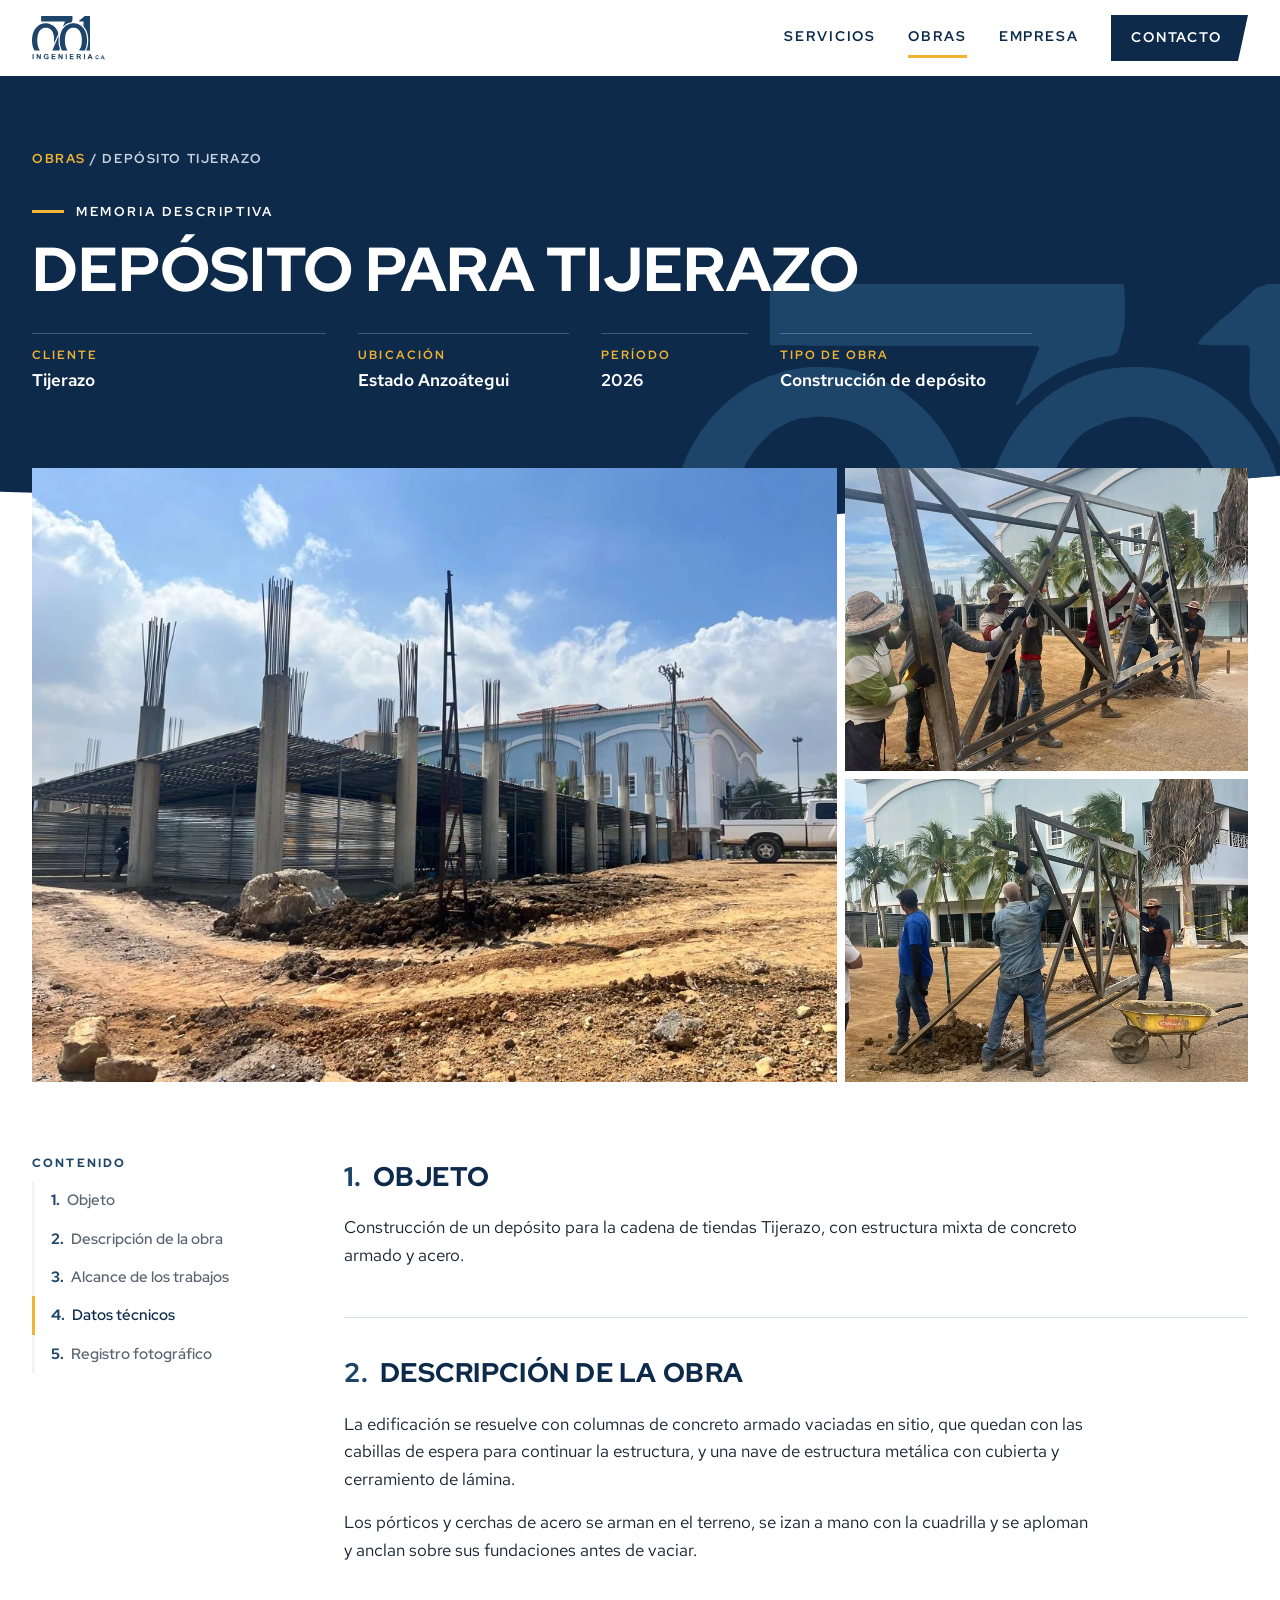
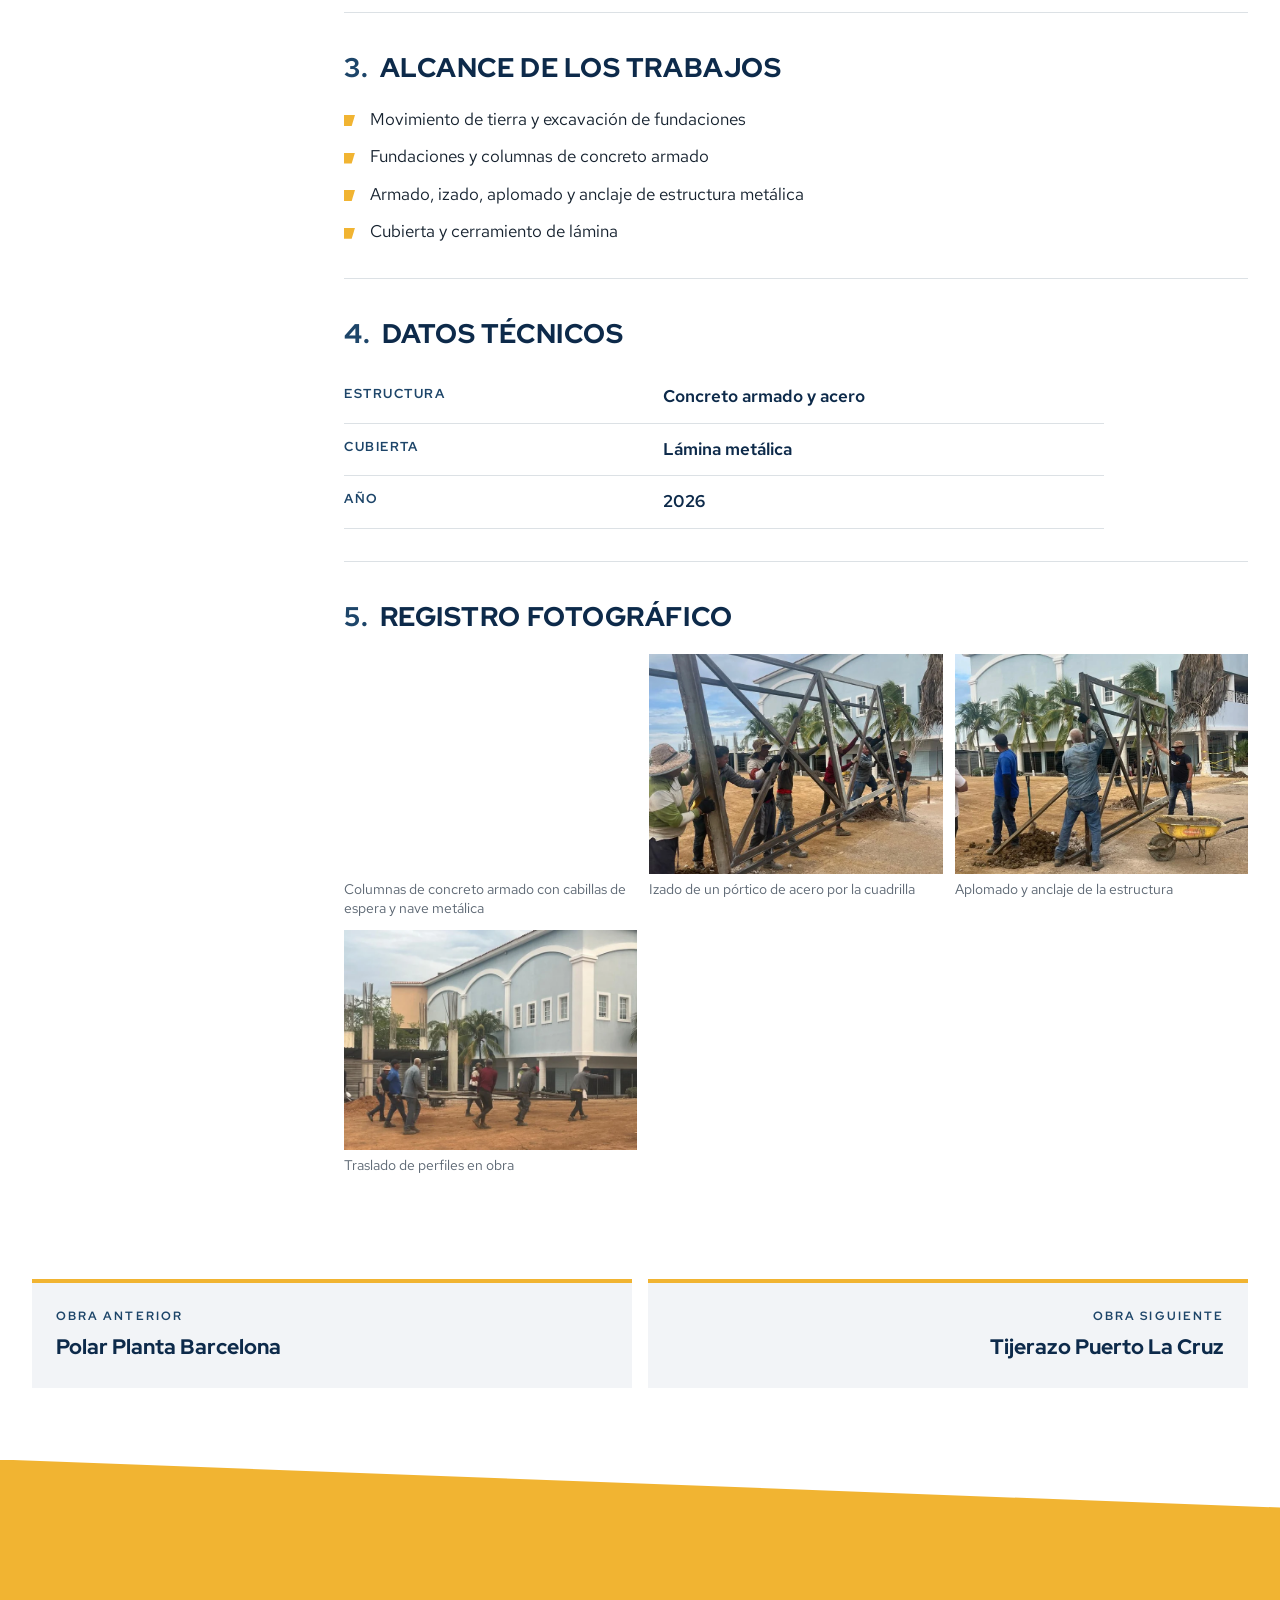
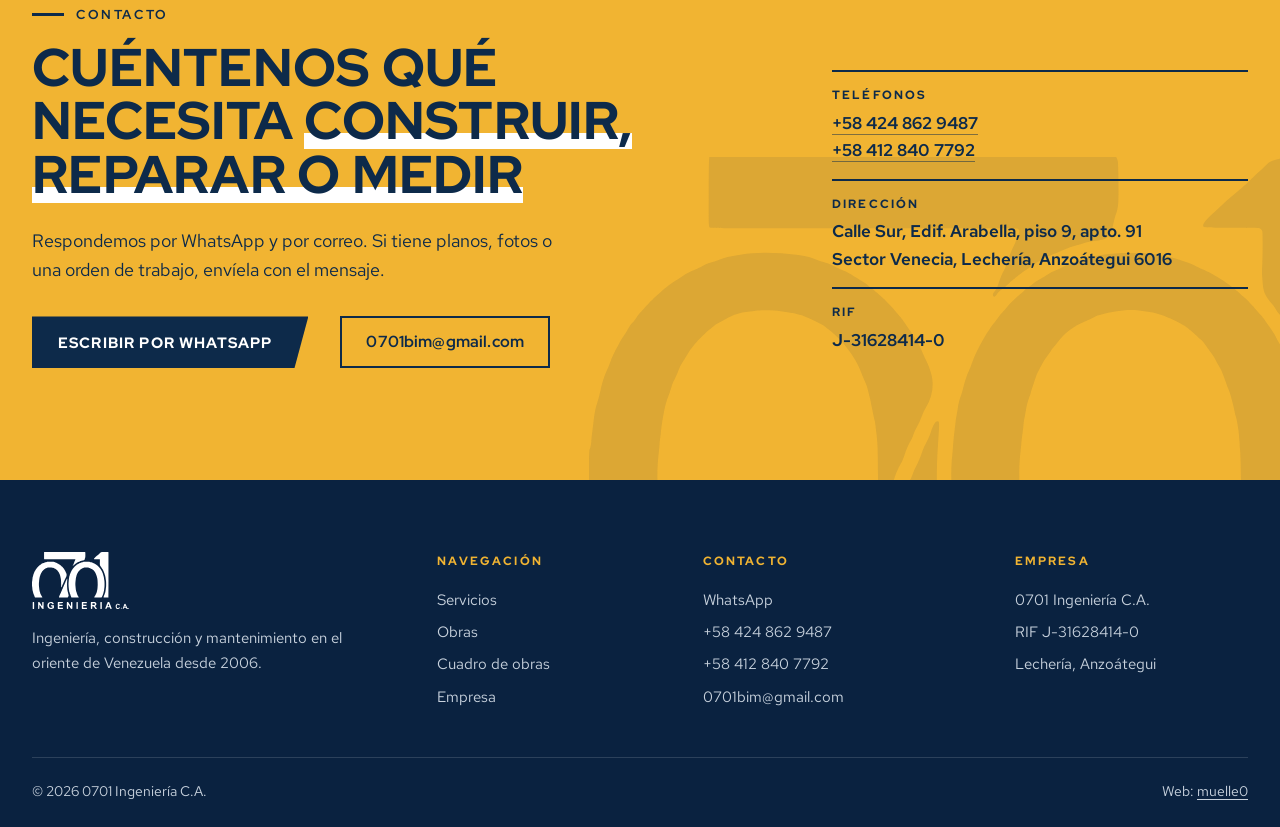
<file: public/obras/deposito-tijerazo/index.html>
<!doctype html>
<html lang="es">
<head>
<meta charset="utf-8">
<meta name="viewport" content="width=device-width, initial-scale=1">
<title>Depósito para Tijerazo | Memoria descriptiva | 0701 Ingeniería C.A.</title>
<meta name="description" content="Columnas de concreto armado vaciadas en sitio y estructura metálica izada, aplomada y anclada por nuestro personal.">
<meta name="theme-color" content="#0d2a4a">
<meta property="og:type" content="website">
<meta property="og:locale" content="es_VE">
<meta property="og:title" content="Depósito para Tijerazo | Memoria descriptiva | 0701 Ingeniería C.A.">
<meta property="og:description" content="Columnas de concreto armado vaciadas en sitio y estructura metálica izada, aplomada y anclada por nuestro personal.">
<meta property="og:image" content="../../img/compartir.jpg">
<link rel="icon" href="../../img/favicon.svg" type="image/svg+xml">
<link rel="icon" href="../../img/favicon-32.png" sizes="32x32" type="image/png">
<link rel="apple-touch-icon" href="../../img/apple-touch-icon.png">
<link rel="preload" href="../../fonts/redhat-display.woff2" as="font" type="font/woff2" crossorigin>
<link rel="stylesheet" href="../../css/estilos.css?v=14">
</head>
<body>
<a class="saltar" href="#contenido">Saltar al contenido</a>
<header class="cab">
  <div class="cab__in">
    <a class="cab__logo" href="../../" aria-label="0701 Ingeniería C.A., inicio"><svg class="logo" aria-hidden="true" focusable="false" xmlns="http://www.w3.org/2000/svg" viewBox="0 0 408 245"><path fill="currentColor" fill-rule="evenodd" d="M405.59,241.00C405.22,240.95 404.55,240.76 404.05,240.55C403.16,240.19 403.16,240.19 402.08,240.34C399.77,240.68 398.98,240.14 398.06,237.58C397.48,235.98 397.14,235.87 392.72,235.92C388.75,235.96 388.64,236.01 388.00,237.97C387.35,239.95 386.70,240.50 385.05,240.50C383.85,240.49 383.20,240.02 383.20,239.16C383.20,238.43 384.77,234.06 385.70,232.20C386.47,230.68 387.49,227.86 388.15,225.51C388.29,224.99 388.68,223.98 389.01,223.26C389.35,222.54 389.78,221.58 389.98,221.13C390.78,219.24 392.52,218.50 394.42,219.23C395.51,219.65 397.03,222.52 398.31,226.55C399.06,228.94 400.00,231.32 400.56,232.27C401.16,233.28 401.32,233.67 401.96,235.54C402.84,238.07 403.15,238.35 404.30,237.61C405.04,237.13 405.60,237.00 406.95,237.00L408.00,237.00L408.00,238.99C408.00,240.97 408.00,240.97 407.32,241.03C406.57,241.11 406.52,241.10 405.59,241.00ZM78.30,240.94C73.27,240.51 69.54,238.28 67.61,234.55C67.21,233.78 66.70,232.79 66.46,232.34C66.05,231.56 65.64,230.15 65.29,228.30C64.73,225.39 65.38,221.54 66.89,218.77C67.28,218.07 67.75,217.18 67.95,216.81C68.44,215.87 68.86,215.42 69.99,214.55C70.52,214.15 71.27,213.57 71.65,213.25C74.40,211.03 80.56,210.24 84.85,211.57C86.71,212.15 89.47,214.19 90.45,215.70C92.62,219.05 92.41,219.79 89.10,220.31C86.90,220.66 86.61,220.57 85.76,219.27C85.20,218.43 84.91,218.17 83.50,217.23C80.24,215.05 76.44,215.69 73.46,218.92C71.69,220.83 71.05,224.94 71.84,229.37C72.25,231.64 72.28,231.70 74.07,233.51C76.31,235.78 76.69,235.95 79.70,235.94C84.16,235.93 87.13,233.80 86.41,231.13C86.14,230.15 85.49,229.90 83.15,229.90C80.32,229.90 79.80,229.51 79.80,227.39C79.80,225.04 80.00,224.97 86.50,225.02C93.32,225.06 92.73,224.50 92.71,230.99C92.70,236.50 92.69,236.53 91.29,237.72C88.95,239.71 82.52,241.30 78.30,240.94ZM269.08,240.49C267.69,240.29 267.05,239.75 265.92,237.85C265.53,237.19 264.89,236.22 264.48,235.68C264.08,235.15 263.43,234.19 263.03,233.53C262.13,232.05 260.93,230.42 260.37,229.95C259.02,228.78 256.46,228.27 255.51,228.98C254.84,229.47 254.86,229.39 254.80,234.40C254.73,240.57 254.79,240.45 251.65,240.45C249.34,240.45 248.94,240.20 248.69,238.61C248.50,237.35 248.61,212.95 248.82,212.50C249.30,211.41 249.37,211.40 256.88,211.40C265.95,211.40 266.73,211.51 269.08,213.13C273.74,216.34 273.06,224.31 267.89,227.09C266.12,228.04 266.17,228.45 268.29,230.80C269.82,232.49 270.09,232.87 270.94,234.52C271.28,235.20 271.93,236.25 272.36,236.86C273.87,238.94 273.99,239.74 272.91,240.30C272.50,240.51 270.05,240.63 269.08,240.49ZM333.32,240.49C331.70,240.28 331.14,239.63 329.75,236.31C328.71,233.83 329.03,233.96 323.37,233.92C318.35,233.89 318.22,233.90 317.60,234.46C317.12,234.89 316.35,236.36 315.86,237.79C315.08,240.02 314.41,240.50 312.11,240.50C309.39,240.49 309.15,239.90 310.41,236.25C310.67,235.48 311.00,234.46 311.14,233.99C311.28,233.52 311.72,232.48 312.11,231.69C313.25,229.38 313.46,228.82 314.94,224.08C315.19,223.31 315.71,222.00 316.15,221.08C317.17,218.94 317.37,218.45 317.99,216.55C318.97,213.54 319.98,211.88 321.01,211.59C321.84,211.36 324.97,211.41 325.45,211.67C326.27,212.11 327.93,215.28 329.00,218.45C329.39,219.62 329.90,220.85 330.45,221.97C330.92,222.92 331.52,224.34 331.79,225.12C333.76,230.83 333.89,231.18 334.41,232.05C335.16,233.33 335.37,233.83 336.14,236.23C337.10,239.22 337.10,239.78 336.20,240.25C335.94,240.39 334.40,240.62 334.05,240.59C334.00,240.58 333.67,240.54 333.32,240.49ZM4.25,240.38C2.95,239.90 3.05,241.10 3.05,225.90C3.05,209.92 2.74,211.48 5.89,211.42C8.19,211.37 8.74,211.62 9.00,212.86C9.17,213.67 9.09,238.85 8.91,239.30C8.74,239.73 8.44,240.07 8.05,240.28C7.68,240.48 4.73,240.56 4.25,240.38ZM27.40,240.39C26.86,240.22 26.49,239.91 26.26,239.41C26.02,238.89 25.87,214.47 26.10,213.22C26.35,211.83 26.85,211.48 28.65,211.42C30.75,211.35 31.29,211.57 32.17,212.90C32.49,213.37 33.05,214.15 33.42,214.64C33.80,215.13 34.27,215.82 34.47,216.19C35.11,217.36 35.51,218.01 36.70,219.85C37.34,220.84 38.10,222.08 38.40,222.60C40.25,225.92 41.91,228.20 42.46,228.20C43.15,228.20 43.21,227.52 43.21,220.51C43.20,211.40 43.17,211.50 46.14,211.41C47.99,211.36 48.61,211.65 48.89,212.67C49.04,213.21 49.04,238.70 48.89,239.25C48.60,240.28 47.85,240.54 45.41,240.48C43.05,240.42 42.46,240.05 41.31,237.94C41.01,237.40 40.49,236.54 40.15,236.05C39.81,235.56 39.18,234.47 38.75,233.65C37.79,231.81 37.46,231.27 36.10,229.30C35.51,228.45 34.77,227.28 34.44,226.71C33.44,224.93 32.19,223.81 31.70,224.25C31.32,224.59 31.29,225.12 31.27,232.15C31.25,239.92 31.28,239.66 30.30,240.20C29.79,240.48 28.07,240.59 27.40,240.39ZM110.27,240.36C109.76,240.17 109.51,239.94 109.26,239.40C109.01,238.86 108.87,214.50 109.11,213.06C109.24,212.25 109.68,211.67 110.28,211.50C110.81,211.36 128.42,211.36 129.10,211.51C130.33,211.77 130.96,213.15 130.61,214.79C130.29,216.31 130.61,216.24 123.05,216.30C114.67,216.37 115.03,216.20 115.12,219.88C115.18,222.82 115.21,222.83 123.50,222.78C128.53,222.75 128.66,222.77 129.26,223.36C129.87,223.98 130.02,226.16 129.50,227.08C129.00,227.97 129.20,227.94 122.40,228.00C114.53,228.07 115.05,227.77 115.12,232.12C115.18,236.03 114.67,235.81 123.48,235.79C130.26,235.78 130.19,235.77 130.72,236.50C131.43,237.48 131.06,239.80 130.12,240.26C129.62,240.51 110.94,240.60 110.27,240.36ZM148.47,240.35C147.80,240.12 147.39,239.62 147.27,238.90C147.11,237.99 147.18,213.36 147.34,212.84C147.68,211.74 148.42,211.40 150.49,211.40C152.10,211.40 152.57,211.55 153.29,212.28C154.00,213.00 155.51,215.13 155.97,216.05C156.83,217.76 158.26,220.22 158.80,220.91C159.13,221.32 159.63,222.08 159.91,222.60C160.58,223.83 160.80,224.17 161.55,225.20C161.89,225.67 162.39,226.42 162.65,226.88C163.27,227.97 163.68,228.40 164.08,228.40C164.84,228.40 164.91,227.59 164.89,219.34C164.87,212.83 164.87,212.83 165.11,212.39C165.96,210.84 169.64,211.02 170.37,212.65C170.59,213.15 170.72,237.98 170.50,238.98C170.23,240.20 169.42,240.55 167.01,240.47C164.62,240.40 164.15,240.11 163.07,238.05C162.76,237.44 162.17,236.50 161.76,235.95C161.36,235.40 160.75,234.45 160.41,233.83C160.07,233.21 159.41,232.17 158.95,231.50C158.00,230.15 156.52,227.73 155.95,226.60C155.01,224.73 153.95,223.68 153.43,224.11C152.95,224.51 152.95,224.49 152.90,232.00C152.84,239.87 152.88,239.55 152.13,240.08C151.53,240.51 149.35,240.67 148.47,240.35ZM189.15,240.35C188.64,240.17 188.14,239.63 188.00,239.12C187.75,238.16 187.92,212.80 188.19,212.34C188.92,211.06 192.51,211.03 193.24,212.30C193.61,212.94 193.78,238.42 193.42,239.25C192.94,240.34 190.73,240.91 189.15,240.35ZM211.89,240.34C211.34,240.17 210.85,239.67 210.71,239.13C210.55,238.50 210.53,212.81 210.69,212.50C211.30,211.35 210.84,211.40 221.29,211.40C230.29,211.40 230.81,211.42 231.29,211.77C232.04,212.32 232.32,214.30 231.79,215.36C231.29,216.37 231.65,216.33 224.16,216.34C216.06,216.35 216.49,216.22 216.28,218.69C216.09,220.83 216.35,222.02 217.09,222.44C217.57,222.72 219.86,222.81 225.20,222.78C229.76,222.75 229.81,222.75 230.30,223.43C230.90,224.27 230.86,226.82 230.23,227.42C229.67,227.95 229.76,227.94 223.50,228.00C215.66,228.07 216.25,227.76 216.25,231.80C216.25,236.04 215.65,235.78 225.35,235.79C228.93,235.80 231.09,235.84 231.33,235.91C233.23,236.43 233.17,239.86 231.25,240.39C230.59,240.57 212.49,240.53 211.89,240.34ZM290.23,240.39C289.79,240.26 289.25,239.72 289.09,239.25C288.92,238.75 288.83,215.17 288.99,213.56C289.16,211.82 289.58,211.48 291.61,211.42C293.84,211.35 294.64,211.71 294.89,212.90C295.05,213.62 295.04,238.28 294.89,239.01C294.75,239.65 294.27,240.22 293.72,240.38C293.26,240.52 290.70,240.53 290.23,240.39ZM360.89,240.35C358.05,239.87 355.96,238.46 354.82,236.23C352.98,232.63 352.99,226.49 354.85,222.80C355.35,221.82 356.58,220.81 359.13,219.28C362.05,217.53 366.76,218.31 369.40,220.99C371.86,223.47 371.64,225.13 368.80,225.37C367.94,225.44 367.56,225.27 366.94,224.54C364.64,221.80 361.97,221.38 359.78,223.40C357.80,225.21 357.16,231.22 358.62,234.18C360.24,237.47 365.02,237.66 366.69,234.52C367.36,233.24 367.83,232.90 368.88,232.90C371.72,232.90 372.00,234.52 369.74,237.92C368.46,239.84 364.44,240.95 360.89,240.35ZM376.24,239.71C374.99,239.13 374.93,236.89 376.15,236.26C377.18,235.72 378.72,236.08 379.11,236.94C379.98,238.85 378.16,240.61 376.24,239.71ZM394.33,231.86C395.36,231.43 395.41,230.51 394.52,228.30C393.26,225.18 392.59,225.23 391.46,228.53C390.76,230.57 390.75,231.30 391.44,231.75C391.98,232.10 393.61,232.17 394.33,231.86ZM325.50,228.75C326.31,228.28 326.34,227.72 325.65,225.65C325.41,224.94 325.10,223.92 324.95,223.40C323.88,219.59 322.78,219.20 321.71,222.27C319.84,227.60 319.71,228.28 320.53,228.71C321.20,229.08 324.89,229.10 325.50,228.75ZM261.90,223.90C264.69,223.61 266.22,222.22 266.22,220.00C266.22,217.17 264.14,216.21 258.23,216.32C254.92,216.37 254.87,216.43 254.82,220.15C254.77,223.93 254.81,223.97 258.80,223.99C259.98,223.99 261.38,223.95 261.90,223.90ZM115.90,192.61C113.43,192.51 113.23,192.13 114.29,189.51C114.61,188.71 114.98,187.73 115.10,187.35C115.41,186.39 116.93,182.87 117.78,181.10C118.55,179.52 119.02,178.37 119.75,176.30C120.02,175.56 120.67,174.07 121.20,172.99C121.73,171.92 122.42,170.39 122.74,169.59C123.06,168.80 123.62,167.59 124.00,166.90C124.65,165.70 125.65,163.38 126.28,161.60C127.00,159.55 127.77,157.76 128.41,156.65C129.20,155.27 129.37,154.86 130.30,152.25C130.74,151.00 131.39,149.48 132.19,147.81C133.33,145.46 134.03,143.79 135.02,141.05C135.23,140.44 135.64,139.52 135.92,139.00C136.20,138.48 136.60,137.73 136.82,137.34C137.03,136.94 137.49,135.86 137.84,134.94C138.52,133.12 138.62,132.89 139.62,131.00C140.39,129.55 140.94,128.23 141.76,125.85C142.19,124.61 142.68,123.49 143.58,121.71C144.58,119.73 144.95,118.85 145.61,116.96C146.82,113.48 147.64,112.29 148.63,112.54C149.23,112.69 149.23,113.41 148.50,124.05C147.89,133.00 148.00,146.20 148.75,153.35C148.83,154.12 148.97,155.69 149.05,156.85C149.15,158.14 149.32,159.53 149.50,160.45C149.66,161.28 149.88,162.47 149.99,163.10C150.10,163.73 150.35,164.75 150.54,165.35C151.00,166.82 151.75,169.74 151.95,170.85C152.04,171.34 152.25,172.27 152.41,172.90C155.51,184.61 155.49,183.99 152.89,189.28C151.18,192.76 153.22,192.39 135.30,192.50C127.35,192.55 120.06,192.61 119.10,192.63C118.14,192.65 116.70,192.64 115.90,192.61ZM13.67,192.45C12.68,192.13 11.87,190.67 10.36,186.50C10.05,185.65 9.68,184.68 9.55,184.35C9.41,184.02 9.04,182.96 8.71,182.00C8.07,180.11 7.90,179.72 7.18,178.40C6.68,177.47 5.50,173.95 5.05,172.04C4.91,171.44 4.64,170.43 4.45,169.80C4.26,169.17 4.04,168.33 3.95,167.95C3.86,167.56 3.62,166.71 3.41,166.05C2.81,164.21 2.13,160.97 2.00,159.40C1.88,158.03 1.36,153.20 1.20,152.00C1.15,151.64 1.09,150.72 1.05,149.95C0.94,147.55 0.65,145.89 0.19,145.12C-0.15,144.53 -0.10,125.06 0.25,124.46C0.63,123.81 0.87,122.71 0.99,120.95C1.14,119.01 1.24,118.07 1.55,115.80C1.69,114.84 1.86,113.35 1.94,112.50C2.20,109.74 2.73,107.03 3.45,104.80C4.04,102.97 4.53,101.14 4.90,99.40C5.48,96.62 6.45,93.47 7.27,91.66C7.85,90.38 8.79,88.09 9.28,86.74C9.75,85.47 11.25,82.25 11.74,81.46C11.98,81.07 12.47,80.16 12.83,79.44C13.20,78.71 13.95,77.43 14.52,76.58C15.09,75.74 15.88,74.46 16.29,73.75C16.70,73.03 17.17,72.21 17.34,71.92C17.51,71.62 18.06,70.97 18.55,70.47C19.19,69.82 19.66,69.21 20.15,68.41C20.65,67.61 21.20,66.90 22.05,65.98C22.71,65.27 23.45,64.45 23.70,64.16C24.73,62.94 27.82,59.83 28.65,59.17C29.14,58.77 30.07,57.96 30.70,57.37C32.19,55.97 35.44,53.50 37.13,52.51C37.85,52.07 38.90,51.40 39.45,51.00C41.26,49.70 42.54,49.01 45.25,47.88C45.91,47.61 47.21,46.99 48.15,46.50C49.91,45.59 50.76,45.25 51.95,44.95C52.66,44.77 54.45,44.13 56.25,43.42C57.79,42.81 59.92,42.30 62.55,41.91C63.27,41.80 64.37,41.62 65.00,41.51C70.76,40.51 80.71,40.57 88.24,41.65C92.91,42.32 93.93,42.57 96.92,43.76C97.94,44.17 99.36,44.65 100.07,44.84C101.97,45.35 102.66,45.62 104.65,46.65C105.64,47.17 107.15,47.89 108.00,48.25C110.43,49.31 111.31,49.75 112.32,50.43C112.83,50.78 113.52,51.22 113.85,51.40C114.38,51.70 116.19,52.81 117.68,53.77C117.97,53.95 118.53,54.40 118.92,54.77C119.32,55.13 120.10,55.77 120.65,56.19C121.20,56.60 122.10,57.35 122.64,57.85C123.19,58.34 124.19,59.21 124.87,59.78C125.54,60.35 126.10,60.85 126.10,60.91C126.10,60.96 126.82,61.73 127.70,62.61C128.59,63.50 129.75,64.77 130.29,65.43C130.83,66.10 131.60,67.01 132.00,67.45C133.08,68.63 133.40,69.05 134.83,71.20C135.55,72.27 136.42,73.54 136.78,74.03C137.13,74.51 137.67,75.36 137.97,75.93C138.27,76.49 138.84,77.40 139.23,77.95C140.09,79.16 141.09,81.07 141.85,82.93C142.16,83.69 142.90,85.30 143.50,86.51C144.10,87.72 144.71,89.10 144.86,89.58C145.00,90.06 145.32,91.09 145.57,91.86C147.08,96.65 146.30,102.13 143.46,106.64C143.16,107.13 142.77,107.87 142.59,108.29C142.42,108.71 142.12,109.41 141.93,109.85C141.74,110.29 141.36,111.22 141.10,111.92C140.83,112.62 140.30,113.76 139.90,114.45C139.03,115.99 138.61,116.90 138.08,118.40C137.61,119.73 137.59,119.79 136.74,121.25C135.99,122.55 135.12,124.58 134.31,126.94C133.57,129.07 133.36,129.53 132.45,131.15C131.70,132.46 130.57,135.10 130.05,136.74C129.89,137.23 129.27,138.62 128.65,139.84C127.65,141.83 126.82,143.85 125.94,146.42C125.34,148.19 124.30,149.40 123.71,149.03C123.16,148.69 123.11,147.67 123.06,135.85C123.02,124.84 122.93,122.63 122.40,117.80C121.87,113.09 121.84,112.90 121.51,111.74C121.35,111.19 121.08,109.96 120.91,109.00C120.73,108.04 120.51,106.91 120.40,106.50C120.30,106.09 120.12,105.19 120.00,104.50C119.89,103.81 119.66,102.77 119.50,102.18C119.34,101.60 119.10,100.63 118.96,100.03C118.60,98.41 118.05,96.80 117.40,95.40C117.08,94.71 116.40,93.07 115.89,91.75C114.48,88.13 112.73,85.06 110.40,82.10C109.90,81.47 109.14,80.45 108.70,79.85C107.73,78.50 107.36,78.09 106.40,77.28C105.98,76.93 105.23,76.22 104.73,75.69C104.22,75.17 103.44,74.47 102.99,74.14C102.54,73.82 101.67,73.15 101.06,72.67C99.74,71.62 99.20,71.32 95.26,69.41C92.09,67.88 90.79,67.38 88.80,66.95C88.17,66.82 87.24,66.59 86.73,66.46C86.22,66.32 85.19,66.14 84.43,66.05C83.67,65.96 82.40,65.78 81.60,65.64C78.88,65.18 73.53,65.08 70.95,65.44C70.40,65.52 68.94,65.72 67.70,65.89C66.46,66.06 65.22,66.26 64.95,66.34C61.41,67.32 60.83,67.55 58.30,69.00C57.56,69.42 56.30,70.09 55.50,70.48C54.39,71.03 53.85,71.36 53.20,71.91C52.73,72.31 51.82,73.05 51.17,73.58C50.51,74.10 49.73,74.80 49.42,75.14C49.10,75.47 48.27,76.31 47.57,76.99C46.87,77.67 46.01,78.57 45.66,78.99C45.31,79.41 44.67,80.15 44.23,80.64C43.73,81.18 43.20,81.92 42.85,82.54C42.53,83.09 41.72,84.41 41.04,85.47C39.04,88.58 38.86,88.93 37.75,91.80C37.44,92.60 36.88,93.81 36.51,94.50C35.73,95.94 35.53,96.44 35.10,97.94C34.69,99.36 33.92,101.63 33.47,102.70C33.07,103.66 32.19,106.97 31.95,108.40C31.86,108.92 31.66,110.00 31.50,110.80C31.26,111.99 30.82,115.22 30.54,117.90C30.51,118.20 30.40,119.01 30.30,119.70C30.20,120.39 30.09,121.49 30.05,122.15C30.02,122.81 29.84,124.70 29.65,126.35C29.24,129.99 29.04,134.24 29.14,137.25C29.20,139.28 29.45,143.29 29.55,143.80C29.59,144.05 30.03,148.82 30.15,150.35C30.24,151.49 30.58,154.57 30.75,155.80C30.83,156.38 30.97,157.49 31.05,158.27C31.13,159.05 31.28,160.08 31.39,160.57C31.50,161.05 31.75,162.33 31.95,163.40C32.44,166.05 32.85,167.62 33.79,170.45C34.22,171.77 34.72,173.39 34.90,174.05C35.27,175.44 35.89,176.90 36.66,178.21C37.19,179.11 37.48,179.69 38.80,182.47C39.44,183.81 39.71,184.24 40.70,185.50C41.43,186.42 41.50,186.54 42.64,188.95C43.72,191.22 43.74,191.87 42.76,192.31C42.15,192.58 14.48,192.71 13.67,192.45ZM167.95,192.51C167.46,192.39 167.05,192.13 166.70,191.74C165.91,190.83 163.82,186.00 163.14,183.50C162.81,182.32 161.95,180.02 161.34,178.73C160.66,177.27 160.57,177.02 159.70,174.14C159.26,172.68 158.72,171.03 158.51,170.47C157.73,168.39 157.12,166.01 156.95,164.35C156.91,164.02 156.71,162.87 156.50,161.80C156.28,160.73 156.04,159.15 155.95,158.30C155.87,157.45 155.73,156.25 155.65,155.65C155.36,153.35 155.11,150.89 155.00,149.25C154.91,147.66 154.74,145.34 154.34,139.90C154.15,137.33 154.28,130.05 154.56,128.20C154.63,127.68 154.79,125.92 154.90,124.30C155.10,121.40 155.32,119.12 155.70,115.95C155.81,115.07 155.97,113.74 156.05,113.00C156.13,112.26 156.33,110.95 156.49,110.10C156.65,109.25 156.86,108.03 156.95,107.40C157.28,105.12 157.75,103.17 158.35,101.60C158.54,101.10 158.97,99.67 159.30,98.42C160.04,95.64 160.91,92.91 161.37,91.90C161.75,91.08 162.73,88.63 163.51,86.52C164.58,83.67 168.24,76.63 169.80,74.45C170.11,74.01 170.62,73.22 170.93,72.70C171.24,72.18 171.93,71.25 172.46,70.65C172.99,70.05 173.79,69.01 174.23,68.35C174.72,67.61 175.42,66.75 176.05,66.10C176.61,65.52 177.50,64.53 178.02,63.90C179.42,62.22 181.46,60.18 182.95,58.99C183.67,58.42 184.64,57.57 185.12,57.09C185.60,56.61 186.39,55.95 186.87,55.61C187.35,55.28 188.21,54.63 188.77,54.17C190.11,53.06 190.09,53.07 191.95,52.03C192.83,51.53 194.09,50.78 194.75,50.35C196.27,49.36 197.47,48.72 198.79,48.20C199.36,47.98 200.69,47.35 201.74,46.81C203.18,46.07 204.08,45.69 205.40,45.25C206.36,44.93 207.82,44.42 208.65,44.12C209.47,43.82 210.49,43.45 210.91,43.29C212.31,42.78 214.71,42.21 216.35,42.00C217.23,41.89 218.67,41.67 219.55,41.51C222.65,40.94 228.22,40.70 233.95,40.89C238.67,41.04 239.18,41.08 240.85,41.41C241.67,41.57 243.29,41.84 244.43,42.00C246.70,42.33 248.65,42.79 250.11,43.34C250.63,43.53 252.02,44.01 253.20,44.41C255.67,45.23 257.09,45.79 258.65,46.58C259.25,46.88 260.29,47.36 260.95,47.65C264.63,49.27 265.46,49.70 267.01,50.82C267.43,51.12 268.28,51.64 268.91,51.99C270.44,52.82 275.50,56.61 277.13,58.14C277.80,58.77 278.78,59.62 279.30,60.03C279.84,60.45 280.53,61.10 280.90,61.55C281.26,61.99 281.99,62.80 282.52,63.37C283.05,63.93 283.88,64.86 284.36,65.42C284.85,65.99 285.63,66.88 286.11,67.40C286.58,67.92 287.37,68.91 287.85,69.60C290.50,73.35 291.56,74.95 292.11,76.04C292.78,77.35 293.62,78.86 294.72,80.73C295.11,81.38 295.64,82.46 295.92,83.13C296.19,83.80 296.90,85.34 297.50,86.55C298.30,88.18 298.67,89.04 298.90,89.87C299.07,90.49 299.32,91.32 299.46,91.72C299.59,92.12 299.89,93.12 300.11,93.95C300.33,94.78 300.87,96.51 301.30,97.80C302.18,100.44 302.81,102.81 303.05,104.45C303.14,105.05 303.35,106.16 303.50,106.90C303.86,108.56 303.96,109.17 304.10,110.45C304.16,111.00 304.36,112.40 304.55,113.55C304.74,114.70 304.97,116.26 305.05,117.00C305.14,117.74 305.34,119.03 305.50,119.85C306.23,123.62 306.55,129.73 306.47,138.15C306.40,145.13 306.10,150.02 305.60,152.49C305.43,153.28 305.19,154.76 305.04,155.79C304.90,156.81 304.68,158.28 304.55,159.05C304.41,159.82 304.21,161.21 304.10,162.15C303.99,163.08 303.74,164.54 303.55,165.40C303.36,166.25 303.11,167.55 303.00,168.29C302.70,170.12 302.02,172.61 301.42,174.05C301.14,174.71 300.49,176.65 299.96,178.35C298.61,182.77 298.26,183.66 297.09,185.70C296.83,186.17 296.42,187.00 296.19,187.55C294.35,192.00 293.94,192.23 287.60,192.28C286.36,192.29 280.69,192.37 275.00,192.46C269.31,192.54 264.49,192.58 264.30,192.55C262.72,192.25 262.71,190.89 264.27,188.45C264.65,187.84 265.49,186.33 266.13,185.09C266.77,183.85 267.71,182.21 268.20,181.44C269.22,179.88 270.46,177.43 271.10,175.70C271.34,175.07 271.68,174.21 271.87,173.80C272.64,172.13 272.92,171.42 273.30,170.11C273.85,168.19 274.56,165.23 274.85,163.56C274.99,162.79 275.28,161.54 275.50,160.80C275.74,159.97 275.96,158.95 276.05,158.15C276.14,157.44 276.30,156.33 276.41,155.70C276.71,153.85 276.89,152.02 277.00,149.40C277.10,146.99 277.17,145.95 277.41,142.95C277.70,139.39 277.53,127.21 277.15,124.15C277.12,123.93 277.06,122.78 277.00,121.60C276.82,117.68 276.08,112.63 275.35,110.28C275.21,109.85 274.99,108.92 274.85,108.21C274.71,107.50 274.51,106.60 274.40,106.22C274.29,105.84 274.11,105.09 274.00,104.56C273.64,102.91 272.82,100.16 272.42,99.23C272.20,98.75 271.84,97.81 271.61,97.16C271.38,96.50 271.02,95.51 270.80,94.96C270.59,94.40 270.20,93.36 269.94,92.65C269.39,91.11 268.91,90.12 268.03,88.72C267.68,88.15 267.21,87.31 267.01,86.86C266.45,85.65 265.66,84.40 264.30,82.59C263.64,81.71 262.74,80.46 262.31,79.82C261.50,78.63 261.11,78.19 260.05,77.36C259.72,77.10 259.12,76.52 258.71,76.08C258.30,75.64 257.49,74.91 256.91,74.46C256.33,74.02 255.43,73.27 254.90,72.81C252.14,70.39 243.37,66.60 239.21,66.05C238.57,65.96 237.31,65.78 236.40,65.65C231.71,64.96 228.89,65.01 223.42,65.91C220.62,66.36 216.05,67.57 215.45,68.01C215.12,68.25 212.71,69.37 211.40,69.90C206.30,71.95 202.31,74.99 199.46,78.97C199.11,79.45 198.52,80.19 198.15,80.60C197.78,81.01 197.11,81.89 196.67,82.55C196.23,83.21 195.50,84.22 195.05,84.80C193.95,86.20 192.82,88.18 190.94,92.00C190.45,92.98 188.51,98.78 188.00,100.78C187.94,101.02 187.69,101.71 187.45,102.33C186.90,103.75 186.26,106.22 186.05,107.76C185.96,108.41 185.76,109.53 185.60,110.25C185.29,111.65 185.19,112.35 184.95,114.60C184.86,115.40 184.66,117.06 184.50,118.30C184.33,119.54 184.15,121.11 184.10,121.80C184.04,122.49 183.86,124.31 183.70,125.85C183.32,129.47 183.20,131.74 183.20,135.52C183.20,139.14 183.25,140.09 183.80,145.85C183.85,146.40 183.99,147.99 184.10,149.38C184.21,150.77 184.41,152.68 184.55,153.63C184.69,154.58 184.89,156.19 185.00,157.23C185.11,158.26 185.34,159.77 185.51,160.58C185.67,161.39 185.89,162.59 186.00,163.25C186.28,164.90 186.83,166.82 187.39,168.14C187.89,169.31 188.39,170.77 189.40,174.05C190.21,176.69 190.66,177.95 191.62,180.30C192.84,183.28 192.99,183.56 194.88,186.40C197.72,190.66 198.08,191.67 196.97,192.27C196.53,192.52 168.90,192.74 167.95,192.51ZM303.23,192.41C302.52,192.08 302.31,191.27 302.65,190.14C302.73,189.87 302.90,189.13 303.04,188.50C303.32,187.16 304.36,183.84 304.84,182.72C305.03,182.30 305.48,181.25 305.85,180.40C306.22,179.55 306.77,178.11 307.07,177.20C307.37,176.29 307.88,174.91 308.21,174.13C308.95,172.36 309.62,169.97 310.01,167.70C310.17,166.74 310.42,165.39 310.55,164.70C310.68,164.01 310.86,162.80 310.95,162.00C311.03,161.20 311.26,159.49 311.45,158.20C311.63,156.91 311.86,155.11 311.94,154.20C312.03,153.29 312.28,151.45 312.50,150.10C313.03,146.88 313.11,145.55 313.17,137.65C313.25,127.89 313.03,123.72 312.26,120.03C312.18,119.65 312.04,118.62 311.95,117.74C311.87,116.87 311.66,115.30 311.49,114.27C311.33,113.24 311.11,111.57 311.00,110.57C310.90,109.57 310.65,108.01 310.46,107.10C310.27,106.19 310.04,104.91 309.95,104.25C309.76,102.83 308.93,99.47 308.51,98.34C308.18,97.50 307.65,95.71 307.06,93.50C306.49,91.40 305.72,89.14 305.24,88.18C305.00,87.71 304.63,86.80 304.41,86.18C304.20,85.55 303.84,84.57 303.62,83.99C303.39,83.42 303.05,82.50 302.84,81.95C302.44,80.86 301.62,79.17 301.02,78.18C300.81,77.83 300.09,76.45 299.42,75.10C298.43,73.10 298.06,72.46 297.40,71.60C296.96,71.02 296.19,69.97 295.71,69.25C295.22,68.53 294.42,67.48 293.92,66.90C293.36,66.27 292.77,65.44 292.41,64.79C292.06,64.19 291.45,63.33 291.00,62.80C288.11,59.47 287.15,57.47 286.90,54.28C286.84,53.49 286.72,52.04 286.64,51.05C286.51,49.59 286.50,48.90 286.59,47.40C286.83,43.05 286.90,32.82 286.69,31.72C286.57,31.10 286.15,30.56 285.67,30.41C285.02,30.21 283.93,30.18 273.35,30.11C260.89,30.02 261.51,30.08 261.50,29.00C261.50,28.25 263.42,25.94 265.61,24.06C267.27,22.63 268.71,21.29 270.75,19.30C272.15,17.93 273.07,17.12 274.25,16.25C275.17,15.57 276.38,14.55 277.10,13.86C277.79,13.19 278.73,12.35 279.20,12.00C279.67,11.65 280.61,10.80 281.31,10.11C283.08,8.33 285.49,6.07 286.60,5.13C287.12,4.69 287.86,3.98 288.24,3.55C289.34,2.32 290.51,1.70 293.02,1.00C293.93,0.75 294.27,0.61 294.58,0.34C294.98,-0.00 294.98,-0.00 308.67,0.00L322.35,0.00L322.62,0.68C322.77,1.05 322.93,1.55 322.99,1.80C323.16,2.57 323.22,190.75 323.05,191.23C322.63,192.44 322.67,192.43 316.40,192.51C306.18,192.64 303.71,192.62 303.23,192.41ZM172.20,59.30C171.74,58.84 171.97,58.06 172.90,56.99C173.50,56.29 173.77,55.72 174.28,54.10C174.82,52.38 175.79,49.88 176.20,49.16C176.97,47.81 177.44,46.74 178.11,44.80C179.24,41.51 179.94,39.71 180.63,38.35C180.99,37.64 181.52,36.42 181.80,35.65C182.09,34.88 182.52,33.77 182.76,33.18C183.47,31.45 183.35,30.77 182.27,30.45C181.80,30.31 175.49,30.29 116.98,30.31C52.75,30.33 52.21,30.33 51.83,30.13C50.88,29.64 50.95,30.71 50.98,15.90C50.99,7.33 51.04,2.27 51.12,1.38L51.23,0.00L137.85,-0.00L224.47,-0.00L224.78,0.67C225.26,1.74 225.28,1.89 225.37,6.85C225.58,18.94 225.45,21.51 224.45,24.09C224.10,24.99 223.56,27.05 222.96,29.80C222.01,34.13 220.58,35.23 215.15,35.75C213.45,35.92 212.41,36.13 211.20,36.55C210.79,36.70 209.96,36.94 209.35,37.10C205.87,37.98 203.49,38.80 201.40,39.85C200.60,40.25 199.41,40.76 198.75,40.98C196.95,41.59 194.81,42.56 193.30,43.46C192.56,43.90 191.49,44.50 190.93,44.79C190.37,45.09 189.61,45.57 189.23,45.86C188.86,46.16 187.92,46.82 187.15,47.33C184.48,49.12 182.96,50.22 182.11,50.99C181.64,51.42 180.89,52.03 180.45,52.35C180.01,52.67 179.04,53.52 178.30,54.24C177.53,54.99 176.54,55.83 176.00,56.20C174.72,57.07 174.42,57.36 173.75,58.36C173.02,59.44 172.60,59.70 172.20,59.30Z"/></svg></a>
    <button class="cab__menu" type="button" aria-expanded="false" aria-controls="nav">Menú</button>
    <nav id="nav" class="nav" aria-label="Principal">
      <a href="../../#servicios">Servicios</a>
      <a href="../../obras/" aria-current="page">Obras</a>
      <a href="../../#empresa">Empresa</a>
      <a class="nav__cta" href="../../#contacto">Contacto</a>
    </nav>
  </div>
</header>

<main id="contenido">
<section class="cabeza-pag cabeza-pag--memo">
  <svg class="cabeza-pag__marca" aria-hidden="true" focusable="false" xmlns="http://www.w3.org/2000/svg" viewBox="0 0 327 196"><path fill="currentColor" fill-rule="evenodd" d="M115.90,192.61C113.43,192.51 113.23,192.13 114.29,189.51C114.61,188.71 114.98,187.73 115.10,187.35C115.41,186.39 116.93,182.87 117.78,181.10C118.55,179.52 119.02,178.37 119.75,176.30C120.02,175.56 120.67,174.07 121.20,172.99C121.73,171.92 122.42,170.39 122.74,169.59C123.06,168.80 123.62,167.59 124.00,166.90C124.65,165.70 125.65,163.38 126.28,161.60C127.00,159.55 127.77,157.76 128.41,156.65C129.20,155.27 129.37,154.86 130.30,152.25C130.74,151.00 131.39,149.48 132.19,147.81C133.33,145.46 134.03,143.79 135.02,141.05C135.23,140.44 135.64,139.52 135.92,139.00C136.20,138.48 136.60,137.73 136.82,137.34C137.03,136.94 137.49,135.86 137.84,134.94C138.52,133.12 138.62,132.89 139.62,131.00C140.39,129.55 140.94,128.23 141.76,125.85C142.19,124.61 142.68,123.49 143.58,121.71C144.58,119.73 144.95,118.85 145.61,116.96C146.82,113.48 147.64,112.29 148.63,112.54C149.23,112.69 149.23,113.41 148.50,124.05C147.89,133.00 148.00,146.20 148.75,153.35C148.83,154.12 148.97,155.69 149.05,156.85C149.15,158.14 149.32,159.53 149.50,160.45C149.66,161.28 149.88,162.47 149.99,163.10C150.10,163.73 150.35,164.75 150.54,165.35C151.00,166.82 151.75,169.74 151.95,170.85C152.04,171.34 152.25,172.27 152.41,172.90C155.51,184.61 155.49,183.99 152.89,189.28C151.18,192.76 153.22,192.39 135.30,192.50C127.35,192.55 120.06,192.61 119.10,192.63C118.14,192.65 116.70,192.64 115.90,192.61ZM13.67,192.45C12.68,192.13 11.87,190.67 10.36,186.50C10.05,185.65 9.68,184.68 9.55,184.35C9.41,184.02 9.04,182.96 8.71,182.00C8.07,180.11 7.90,179.72 7.18,178.40C6.68,177.47 5.50,173.95 5.05,172.04C4.91,171.44 4.64,170.43 4.45,169.80C4.26,169.17 4.04,168.33 3.95,167.95C3.86,167.56 3.62,166.71 3.41,166.05C2.81,164.21 2.13,160.97 2.00,159.40C1.88,158.03 1.36,153.20 1.20,152.00C1.15,151.64 1.09,150.72 1.05,149.95C0.94,147.55 0.65,145.89 0.19,145.12C-0.15,144.53 -0.10,125.06 0.25,124.46C0.63,123.81 0.87,122.71 0.99,120.95C1.14,119.01 1.24,118.07 1.55,115.80C1.69,114.84 1.86,113.35 1.94,112.50C2.20,109.74 2.73,107.03 3.45,104.80C4.04,102.97 4.53,101.14 4.90,99.40C5.48,96.62 6.45,93.47 7.27,91.66C7.85,90.38 8.79,88.09 9.28,86.74C9.75,85.47 11.25,82.25 11.74,81.46C11.98,81.07 12.47,80.16 12.83,79.44C13.20,78.71 13.95,77.43 14.52,76.58C15.09,75.74 15.88,74.46 16.29,73.75C16.70,73.03 17.17,72.21 17.34,71.92C17.51,71.62 18.06,70.97 18.55,70.47C19.19,69.82 19.66,69.21 20.15,68.41C20.65,67.61 21.20,66.90 22.05,65.98C22.71,65.27 23.45,64.45 23.70,64.16C24.73,62.94 27.82,59.83 28.65,59.17C29.14,58.77 30.07,57.96 30.70,57.37C32.19,55.97 35.44,53.50 37.13,52.51C37.85,52.07 38.90,51.40 39.45,51.00C41.26,49.70 42.54,49.01 45.25,47.88C45.91,47.61 47.21,46.99 48.15,46.50C49.91,45.59 50.76,45.25 51.95,44.95C52.66,44.77 54.45,44.13 56.25,43.42C57.79,42.81 59.92,42.30 62.55,41.91C63.27,41.80 64.37,41.62 65.00,41.51C70.76,40.51 80.71,40.57 88.24,41.65C92.91,42.32 93.93,42.57 96.92,43.76C97.94,44.17 99.36,44.65 100.07,44.84C101.97,45.35 102.66,45.62 104.65,46.65C105.64,47.17 107.15,47.89 108.00,48.25C110.43,49.31 111.31,49.75 112.32,50.43C112.83,50.78 113.52,51.22 113.85,51.40C114.38,51.70 116.19,52.81 117.68,53.77C117.97,53.95 118.53,54.40 118.92,54.77C119.32,55.13 120.10,55.77 120.65,56.19C121.20,56.60 122.10,57.35 122.64,57.85C123.19,58.34 124.19,59.21 124.87,59.78C125.54,60.35 126.10,60.85 126.10,60.91C126.10,60.96 126.82,61.73 127.70,62.61C128.59,63.50 129.75,64.77 130.29,65.43C130.83,66.10 131.60,67.01 132.00,67.45C133.08,68.63 133.40,69.05 134.83,71.20C135.55,72.27 136.42,73.54 136.78,74.03C137.13,74.51 137.67,75.36 137.97,75.93C138.27,76.49 138.84,77.40 139.23,77.95C140.09,79.16 141.09,81.07 141.85,82.93C142.16,83.69 142.90,85.30 143.50,86.51C144.10,87.72 144.71,89.10 144.86,89.58C145.00,90.06 145.32,91.09 145.57,91.86C147.08,96.65 146.30,102.13 143.46,106.64C143.16,107.13 142.77,107.87 142.59,108.29C142.42,108.71 142.12,109.41 141.93,109.85C141.74,110.29 141.36,111.22 141.10,111.92C140.83,112.62 140.30,113.76 139.90,114.45C139.03,115.99 138.61,116.90 138.08,118.40C137.61,119.73 137.59,119.79 136.74,121.25C135.99,122.55 135.12,124.58 134.31,126.94C133.57,129.07 133.36,129.53 132.45,131.15C131.70,132.46 130.57,135.10 130.05,136.74C129.89,137.23 129.27,138.62 128.65,139.84C127.65,141.83 126.82,143.85 125.94,146.42C125.34,148.19 124.30,149.40 123.71,149.03C123.16,148.69 123.11,147.67 123.06,135.85C123.02,124.84 122.93,122.63 122.40,117.80C121.87,113.09 121.84,112.90 121.51,111.74C121.35,111.19 121.08,109.96 120.91,109.00C120.73,108.04 120.51,106.91 120.40,106.50C120.30,106.09 120.12,105.19 120.00,104.50C119.89,103.81 119.66,102.77 119.50,102.18C119.34,101.60 119.10,100.63 118.96,100.03C118.60,98.41 118.05,96.80 117.40,95.40C117.08,94.71 116.40,93.07 115.89,91.75C114.48,88.13 112.73,85.06 110.40,82.10C109.90,81.47 109.14,80.45 108.70,79.85C107.73,78.50 107.36,78.09 106.40,77.28C105.98,76.93 105.23,76.22 104.73,75.69C104.22,75.17 103.44,74.47 102.99,74.14C102.54,73.82 101.67,73.15 101.06,72.67C99.74,71.62 99.20,71.32 95.26,69.41C92.09,67.88 90.79,67.38 88.80,66.95C88.17,66.82 87.24,66.59 86.73,66.46C86.22,66.32 85.19,66.14 84.43,66.05C83.67,65.96 82.40,65.78 81.60,65.64C78.88,65.18 73.53,65.08 70.95,65.44C70.40,65.52 68.94,65.72 67.70,65.89C66.46,66.06 65.22,66.26 64.95,66.34C61.41,67.32 60.83,67.55 58.30,69.00C57.56,69.42 56.30,70.09 55.50,70.48C54.39,71.03 53.85,71.36 53.20,71.91C52.73,72.31 51.82,73.05 51.17,73.58C50.51,74.10 49.73,74.80 49.42,75.14C49.10,75.47 48.27,76.31 47.57,76.99C46.87,77.67 46.01,78.57 45.66,78.99C45.31,79.41 44.67,80.15 44.23,80.64C43.73,81.18 43.20,81.92 42.85,82.54C42.53,83.09 41.72,84.41 41.04,85.47C39.04,88.58 38.86,88.93 37.75,91.80C37.44,92.60 36.88,93.81 36.51,94.50C35.73,95.94 35.53,96.44 35.10,97.94C34.69,99.36 33.92,101.63 33.47,102.70C33.07,103.66 32.19,106.97 31.95,108.40C31.86,108.92 31.66,110.00 31.50,110.80C31.26,111.99 30.82,115.22 30.54,117.90C30.51,118.20 30.40,119.01 30.30,119.70C30.20,120.39 30.09,121.49 30.05,122.15C30.02,122.81 29.84,124.70 29.65,126.35C29.24,129.99 29.04,134.24 29.14,137.25C29.20,139.28 29.45,143.29 29.55,143.80C29.59,144.05 30.03,148.82 30.15,150.35C30.24,151.49 30.58,154.57 30.75,155.80C30.83,156.38 30.97,157.49 31.05,158.27C31.13,159.05 31.28,160.08 31.39,160.57C31.50,161.05 31.75,162.33 31.95,163.40C32.44,166.05 32.85,167.62 33.79,170.45C34.22,171.77 34.72,173.39 34.90,174.05C35.27,175.44 35.89,176.90 36.66,178.21C37.19,179.11 37.48,179.69 38.80,182.47C39.44,183.81 39.71,184.24 40.70,185.50C41.43,186.42 41.50,186.54 42.64,188.95C43.72,191.22 43.74,191.87 42.76,192.31C42.15,192.58 14.48,192.71 13.67,192.45ZM167.95,192.51C167.46,192.39 167.05,192.13 166.70,191.74C165.91,190.83 163.82,186.00 163.14,183.50C162.81,182.32 161.95,180.02 161.34,178.73C160.66,177.27 160.57,177.02 159.70,174.14C159.26,172.68 158.72,171.03 158.51,170.47C157.73,168.39 157.12,166.01 156.95,164.35C156.91,164.02 156.71,162.87 156.50,161.80C156.28,160.73 156.04,159.15 155.95,158.30C155.87,157.45 155.73,156.25 155.65,155.65C155.36,153.35 155.11,150.89 155.00,149.25C154.91,147.66 154.74,145.34 154.34,139.90C154.15,137.33 154.28,130.05 154.56,128.20C154.63,127.68 154.79,125.92 154.90,124.30C155.10,121.40 155.32,119.12 155.70,115.95C155.81,115.07 155.97,113.74 156.05,113.00C156.13,112.26 156.33,110.95 156.49,110.10C156.65,109.25 156.86,108.03 156.95,107.40C157.28,105.12 157.75,103.17 158.35,101.60C158.54,101.10 158.97,99.67 159.30,98.42C160.04,95.64 160.91,92.91 161.37,91.90C161.75,91.08 162.73,88.63 163.51,86.52C164.58,83.67 168.24,76.63 169.80,74.45C170.11,74.01 170.62,73.22 170.93,72.70C171.24,72.18 171.93,71.25 172.46,70.65C172.99,70.05 173.79,69.01 174.23,68.35C174.72,67.61 175.42,66.75 176.05,66.10C176.61,65.52 177.50,64.53 178.02,63.90C179.42,62.22 181.46,60.18 182.95,58.99C183.67,58.42 184.64,57.57 185.12,57.09C185.60,56.61 186.39,55.95 186.87,55.61C187.35,55.28 188.21,54.63 188.77,54.17C190.11,53.06 190.09,53.07 191.95,52.03C192.83,51.53 194.09,50.78 194.75,50.35C196.27,49.36 197.47,48.72 198.79,48.20C199.36,47.98 200.69,47.35 201.74,46.81C203.18,46.07 204.08,45.69 205.40,45.25C206.36,44.93 207.82,44.42 208.65,44.12C209.47,43.82 210.49,43.45 210.91,43.29C212.31,42.78 214.71,42.21 216.35,42.00C217.23,41.89 218.67,41.67 219.55,41.51C222.65,40.94 228.22,40.70 233.95,40.89C238.67,41.04 239.18,41.08 240.85,41.41C241.67,41.57 243.29,41.84 244.43,42.00C246.70,42.33 248.65,42.79 250.11,43.34C250.63,43.53 252.02,44.01 253.20,44.41C255.67,45.23 257.09,45.79 258.65,46.58C259.25,46.88 260.29,47.36 260.95,47.65C264.63,49.27 265.46,49.70 267.01,50.82C267.43,51.12 268.28,51.64 268.91,51.99C270.44,52.82 275.50,56.61 277.13,58.14C277.80,58.77 278.78,59.62 279.30,60.03C279.84,60.45 280.53,61.10 280.90,61.55C281.26,61.99 281.99,62.80 282.52,63.37C283.05,63.93 283.88,64.86 284.36,65.42C284.85,65.99 285.63,66.88 286.11,67.40C286.58,67.92 287.37,68.91 287.85,69.60C290.50,73.35 291.56,74.95 292.11,76.04C292.78,77.35 293.62,78.86 294.72,80.73C295.11,81.38 295.64,82.46 295.92,83.13C296.19,83.80 296.90,85.34 297.50,86.55C298.30,88.18 298.67,89.04 298.90,89.87C299.07,90.49 299.32,91.32 299.46,91.72C299.59,92.12 299.89,93.12 300.11,93.95C300.33,94.78 300.87,96.51 301.30,97.80C302.18,100.44 302.81,102.81 303.05,104.45C303.14,105.05 303.35,106.16 303.50,106.90C303.86,108.56 303.96,109.17 304.10,110.45C304.16,111.00 304.36,112.40 304.55,113.55C304.74,114.70 304.97,116.26 305.05,117.00C305.14,117.74 305.34,119.03 305.50,119.85C306.23,123.62 306.55,129.73 306.47,138.15C306.40,145.13 306.10,150.02 305.60,152.49C305.43,153.28 305.19,154.76 305.04,155.79C304.90,156.81 304.68,158.28 304.55,159.05C304.41,159.82 304.21,161.21 304.10,162.15C303.99,163.08 303.74,164.54 303.55,165.40C303.36,166.25 303.11,167.55 303.00,168.29C302.70,170.12 302.02,172.61 301.42,174.05C301.14,174.71 300.49,176.65 299.96,178.35C298.61,182.77 298.26,183.66 297.09,185.70C296.83,186.17 296.42,187.00 296.19,187.55C294.35,192.00 293.94,192.23 287.60,192.28C286.36,192.29 280.72,192.37 275.05,192.46C269.38,192.54 264.58,192.59 264.36,192.55C262.72,192.30 262.69,190.92 264.27,188.45C264.65,187.84 265.49,186.33 266.13,185.09C266.77,183.85 267.71,182.21 268.20,181.44C269.22,179.88 270.46,177.43 271.10,175.70C271.34,175.07 271.68,174.21 271.87,173.80C272.64,172.13 272.92,171.42 273.30,170.11C273.85,168.19 274.56,165.23 274.85,163.56C274.99,162.79 275.28,161.54 275.50,160.80C275.74,159.97 275.96,158.95 276.05,158.15C276.14,157.44 276.30,156.33 276.41,155.70C276.71,153.85 276.89,152.02 277.00,149.40C277.10,146.99 277.17,145.95 277.41,142.95C277.70,139.39 277.53,127.21 277.15,124.15C277.12,123.93 277.06,122.78 277.00,121.60C276.82,117.68 276.08,112.63 275.35,110.28C275.21,109.85 274.99,108.92 274.85,108.21C274.71,107.50 274.51,106.60 274.40,106.22C274.29,105.84 274.11,105.09 274.00,104.56C273.64,102.91 272.82,100.16 272.42,99.23C272.20,98.75 271.84,97.81 271.61,97.16C271.38,96.50 271.02,95.51 270.80,94.96C270.59,94.40 270.20,93.36 269.94,92.65C269.39,91.11 268.91,90.12 268.03,88.72C267.68,88.15 267.21,87.31 267.01,86.86C266.45,85.65 265.66,84.40 264.30,82.59C263.64,81.71 262.74,80.46 262.31,79.82C261.50,78.63 261.11,78.19 260.05,77.36C259.72,77.10 259.12,76.52 258.71,76.08C258.30,75.64 257.49,74.91 256.91,74.46C256.33,74.02 255.43,73.27 254.90,72.81C252.14,70.39 243.37,66.60 239.21,66.05C238.57,65.96 237.31,65.78 236.40,65.65C231.71,64.96 228.89,65.01 223.42,65.91C220.62,66.36 216.05,67.57 215.45,68.01C215.12,68.25 212.71,69.37 211.40,69.90C206.30,71.95 202.31,74.99 199.46,78.97C199.11,79.45 198.52,80.19 198.15,80.60C197.78,81.01 197.11,81.89 196.67,82.55C196.23,83.21 195.50,84.22 195.05,84.80C193.95,86.20 192.82,88.18 190.94,92.00C190.45,92.98 188.51,98.78 188.00,100.78C187.94,101.02 187.69,101.71 187.45,102.33C186.90,103.75 186.26,106.22 186.05,107.76C185.96,108.41 185.76,109.53 185.60,110.25C185.29,111.65 185.19,112.35 184.95,114.60C184.86,115.40 184.66,117.06 184.50,118.30C184.33,119.54 184.15,121.11 184.10,121.80C184.04,122.49 183.86,124.31 183.70,125.85C183.32,129.47 183.20,131.74 183.20,135.52C183.20,139.14 183.25,140.09 183.80,145.85C183.85,146.40 183.99,147.99 184.10,149.38C184.21,150.77 184.41,152.68 184.55,153.63C184.69,154.58 184.89,156.19 185.00,157.23C185.11,158.26 185.34,159.77 185.51,160.58C185.67,161.39 185.89,162.59 186.00,163.25C186.28,164.90 186.83,166.82 187.39,168.14C187.89,169.31 188.39,170.77 189.40,174.05C190.21,176.69 190.66,177.95 191.62,180.30C192.84,183.28 192.99,183.56 194.88,186.40C197.72,190.66 198.08,191.67 196.97,192.27C196.53,192.52 168.90,192.74 167.95,192.51ZM303.23,192.41C302.52,192.08 302.31,191.27 302.65,190.14C302.73,189.87 302.90,189.13 303.04,188.50C303.32,187.16 304.36,183.84 304.84,182.72C305.03,182.30 305.48,181.25 305.85,180.40C306.22,179.55 306.77,178.11 307.07,177.20C307.37,176.29 307.88,174.91 308.21,174.13C308.95,172.36 309.62,169.97 310.01,167.70C310.17,166.74 310.42,165.39 310.55,164.70C310.68,164.01 310.86,162.80 310.95,162.00C311.03,161.20 311.26,159.49 311.45,158.20C311.63,156.91 311.86,155.11 311.94,154.20C312.03,153.29 312.28,151.45 312.50,150.10C313.03,146.88 313.11,145.55 313.17,137.65C313.25,127.89 313.03,123.72 312.26,120.03C312.18,119.65 312.04,118.62 311.95,117.74C311.87,116.87 311.66,115.30 311.49,114.27C311.33,113.24 311.11,111.57 311.00,110.57C310.90,109.57 310.65,108.01 310.46,107.10C310.27,106.19 310.04,104.91 309.95,104.25C309.76,102.83 308.93,99.47 308.51,98.34C308.18,97.50 307.65,95.71 307.06,93.50C306.49,91.40 305.72,89.14 305.24,88.18C305.00,87.71 304.63,86.80 304.41,86.18C304.20,85.55 303.84,84.57 303.62,83.99C303.39,83.42 303.05,82.50 302.84,81.95C302.44,80.86 301.62,79.17 301.02,78.18C300.81,77.83 300.09,76.45 299.42,75.10C298.43,73.10 298.06,72.46 297.40,71.60C296.96,71.02 296.19,69.97 295.71,69.25C295.22,68.53 294.42,67.48 293.92,66.90C293.36,66.27 292.77,65.44 292.41,64.79C292.06,64.19 291.45,63.33 291.00,62.80C288.11,59.47 287.15,57.47 286.90,54.28C286.84,53.49 286.72,52.04 286.64,51.05C286.51,49.59 286.50,48.90 286.59,47.40C286.83,43.05 286.90,32.82 286.69,31.72C286.57,31.10 286.15,30.56 285.67,30.41C285.02,30.21 283.93,30.18 273.35,30.11C260.89,30.02 261.51,30.08 261.50,29.00C261.50,28.25 263.42,25.94 265.61,24.06C267.27,22.63 268.71,21.29 270.75,19.30C272.15,17.93 273.07,17.12 274.25,16.25C275.17,15.57 276.38,14.55 277.10,13.86C277.79,13.19 278.73,12.35 279.20,12.00C279.67,11.65 280.61,10.80 281.31,10.11C283.08,8.33 285.49,6.07 286.60,5.13C287.12,4.69 287.86,3.98 288.24,3.55C289.34,2.32 290.51,1.70 293.02,1.00C293.93,0.75 294.27,0.61 294.58,0.34C294.98,-0.00 294.98,-0.00 308.67,0.00L322.35,0.00L322.62,0.68C322.77,1.05 322.93,1.55 322.99,1.80C323.16,2.57 323.22,190.75 323.05,191.23C322.63,192.44 322.67,192.43 316.40,192.51C306.18,192.64 303.71,192.62 303.23,192.41ZM172.20,59.30C171.74,58.84 171.97,58.06 172.90,56.99C173.50,56.29 173.77,55.72 174.28,54.10C174.82,52.38 175.79,49.88 176.20,49.16C176.97,47.81 177.44,46.74 178.11,44.80C179.24,41.51 179.94,39.71 180.63,38.35C180.99,37.64 181.52,36.42 181.80,35.65C182.09,34.88 182.52,33.77 182.76,33.18C183.47,31.45 183.35,30.77 182.27,30.45C181.80,30.31 175.49,30.29 116.98,30.31C52.75,30.33 52.21,30.33 51.83,30.13C50.88,29.64 50.95,30.71 50.98,15.90C50.99,7.33 51.04,2.27 51.12,1.38L51.23,0.00L137.85,-0.00L224.47,-0.00L224.78,0.67C225.26,1.74 225.28,1.89 225.37,6.85C225.58,18.94 225.45,21.51 224.45,24.09C224.10,24.99 223.56,27.05 222.96,29.80C222.01,34.13 220.58,35.23 215.15,35.75C213.45,35.92 212.41,36.13 211.20,36.55C210.79,36.70 209.96,36.94 209.35,37.10C205.87,37.98 203.49,38.80 201.40,39.85C200.60,40.25 199.41,40.76 198.75,40.98C196.95,41.59 194.81,42.56 193.30,43.46C192.56,43.90 191.49,44.50 190.93,44.79C190.37,45.09 189.61,45.57 189.23,45.86C188.86,46.16 187.92,46.82 187.15,47.33C184.48,49.12 182.96,50.22 182.11,50.99C181.64,51.42 180.89,52.03 180.45,52.35C180.01,52.67 179.04,53.52 178.30,54.24C177.53,54.99 176.54,55.83 176.00,56.20C174.72,57.07 174.42,57.36 173.75,58.36C173.02,59.44 172.60,59.70 172.20,59.30Z"/></svg>
  <div class="env">
    <nav class="migas" aria-label="Ruta"><a href="../../obras/">Obras</a> <span aria-hidden="true">/</span> Depósito Tijerazo</nav>
    <p class="antetitulo antetitulo--claro">Memoria descriptiva</p>
    <h1>Depósito para Tijerazo</h1>
    <dl class="ficha">
      <div><dt>Cliente</dt><dd>Tijerazo</dd></div>
      <div><dt>Ubicación</dt><dd>Estado Anzoátegui</dd></div>
      <div><dt>Período</dt><dd>2026</dd></div>
      <div><dt>Tipo de obra</dt><dd>Construcción de depósito</dd></div>
    </dl>
  </div>
</section>
<div class="memo__portada"><div class="mosaico"><img class="" src="../../img/fotos/deposito-columnas-800.webp?v=14" srcset="../../img/fotos/deposito-columnas-800.webp?v=14 800w, ../../img/fotos/deposito-columnas-1600.webp?v=14 1600w" sizes="(min-width: 900px) 66vw, 100vw" width="1080" height="810" alt="Columnas de concreto armado con cabillas de espera y nave metálica" loading="eager" decoding="async" fetchpriority="high"><img class="" src="../../img/fotos/deposito-cercha-800.webp?v=14" srcset="../../img/fotos/deposito-cercha-800.webp?v=14 800w, ../../img/fotos/deposito-cercha-1600.webp?v=14 1600w" sizes="(min-width: 900px) 33vw, 50vw" width="810" height="1080" alt="Izado de un pórtico de acero por la cuadrilla" loading="lazy" decoding="async"><img class="" src="../../img/fotos/deposito-montaje-800.webp?v=14" srcset="../../img/fotos/deposito-montaje-800.webp?v=14 800w, ../../img/fotos/deposito-montaje-1600.webp?v=14 1600w" sizes="(min-width: 900px) 33vw, 50vw" width="810" height="1080" alt="Aplomado y anclaje de la estructura" loading="lazy" decoding="async"></div></div>
<div class="env memo">
  <aside class="memo__indice"><p>Contenido</p><ol><li><a href="#objeto"><span>1.</span> Objeto</a></li><li><a href="#descripcion"><span>2.</span> Descripción de la obra</a></li><li><a href="#alcance"><span>3.</span> Alcance de los trabajos</a></li><li><a href="#datos"><span>4.</span> Datos técnicos</a></li><li><a href="#registro"><span>5.</span> Registro fotográfico</a></li></ol></aside>
  <article class="memo__cuerpo"><section id="objeto" class="memo__sec"><h2><span>1.</span> Objeto</h2><p>Construcción de un depósito para la cadena de tiendas Tijerazo, con estructura mixta de concreto armado y acero.</p></section><section id="descripcion" class="memo__sec"><h2><span>2.</span> Descripción de la obra</h2><p>La edificación se resuelve con columnas de concreto armado vaciadas en sitio, que quedan con las cabillas de espera para continuar la estructura, y una nave de estructura metálica con cubierta y cerramiento de lámina.</p><p>Los pórticos y cerchas de acero se arman en el terreno, se izan a mano con la cuadrilla y se aploman y anclan sobre sus fundaciones antes de vaciar.</p></section><section id="alcance" class="memo__sec"><h2><span>3.</span> Alcance de los trabajos</h2><ul class="alcance"><li>Movimiento de tierra y excavación de fundaciones</li><li>Fundaciones y columnas de concreto armado</li><li>Armado, izado, aplomado y anclaje de estructura metálica</li><li>Cubierta y cerramiento de lámina</li></ul></section><section id="datos" class="memo__sec"><h2><span>4.</span> Datos técnicos</h2><table class="datos-t"><tbody><tr><th scope="row">Estructura</th><td>Concreto armado y acero</td></tr><tr><th scope="row">Cubierta</th><td>Lámina metálica</td></tr><tr><th scope="row">Año</th><td>2026</td></tr></tbody></table></section><section id="registro" class="memo__sec"><h2><span>5.</span> Registro fotográfico</h2><div class="galeria"><figure><a href="../../img/fotos/deposito-columnas-1600.webp?v=14" class="galeria__a" data-pie="Columnas de concreto armado con cabillas de espera y nave metálica"><img class="" src="../../img/fotos/deposito-columnas-800.webp?v=14" srcset="../../img/fotos/deposito-columnas-800.webp?v=14 800w, ../../img/fotos/deposito-columnas-1600.webp?v=14 1600w" sizes="(min-width: 900px) 33vw, 50vw" width="1080" height="810" alt="Columnas de concreto armado con cabillas de espera y nave metálica" loading="lazy" decoding="async"></a><figcaption>Columnas de concreto armado con cabillas de espera y nave metálica</figcaption></figure><figure><a href="../../img/fotos/deposito-cercha-1600.webp?v=14" class="galeria__a" data-pie="Izado de un pórtico de acero por la cuadrilla"><img class="" src="../../img/fotos/deposito-cercha-800.webp?v=14" srcset="../../img/fotos/deposito-cercha-800.webp?v=14 800w, ../../img/fotos/deposito-cercha-1600.webp?v=14 1600w" sizes="(min-width: 900px) 33vw, 50vw" width="810" height="1080" alt="Izado de un pórtico de acero por la cuadrilla" loading="lazy" decoding="async"></a><figcaption>Izado de un pórtico de acero por la cuadrilla</figcaption></figure><figure><a href="../../img/fotos/deposito-montaje-1600.webp?v=14" class="galeria__a" data-pie="Aplomado y anclaje de la estructura"><img class="" src="../../img/fotos/deposito-montaje-800.webp?v=14" srcset="../../img/fotos/deposito-montaje-800.webp?v=14 800w, ../../img/fotos/deposito-montaje-1600.webp?v=14 1600w" sizes="(min-width: 900px) 33vw, 50vw" width="810" height="1080" alt="Aplomado y anclaje de la estructura" loading="lazy" decoding="async"></a><figcaption>Aplomado y anclaje de la estructura</figcaption></figure><figure><a href="../../img/fotos/deposito-acarreo-1600.webp?v=14" class="galeria__a" data-pie="Traslado de perfiles en obra"><img class="" src="../../img/fotos/deposito-acarreo-800.webp?v=14" srcset="../../img/fotos/deposito-acarreo-800.webp?v=14 800w, ../../img/fotos/deposito-acarreo-1600.webp?v=14 1600w" sizes="(min-width: 900px) 33vw, 50vw" width="1080" height="696" alt="Traslado de perfiles en obra" loading="lazy" decoding="async"></a><figcaption>Traslado de perfiles en obra</figcaption></figure></div></section></article>
</div>
<nav class="memo__nav env" aria-label="Otras obras">
  <a href="../../obras/cerveceria-polar-barcelona/"><span>Obra anterior</span>Polar Planta Barcelona</a>
  <a href="../../obras/tienda-tijerazo-puerto-la-cruz/"><span>Obra siguiente</span>Tijerazo Puerto La Cruz</a>
</nav>
</main>
<section id="contacto" class="contacto">
  <svg class="contacto__marca" aria-hidden="true" focusable="false" xmlns="http://www.w3.org/2000/svg" viewBox="0 0 327 196"><path fill="currentColor" fill-rule="evenodd" d="M115.90,192.61C113.43,192.51 113.23,192.13 114.29,189.51C114.61,188.71 114.98,187.73 115.10,187.35C115.41,186.39 116.93,182.87 117.78,181.10C118.55,179.52 119.02,178.37 119.75,176.30C120.02,175.56 120.67,174.07 121.20,172.99C121.73,171.92 122.42,170.39 122.74,169.59C123.06,168.80 123.62,167.59 124.00,166.90C124.65,165.70 125.65,163.38 126.28,161.60C127.00,159.55 127.77,157.76 128.41,156.65C129.20,155.27 129.37,154.86 130.30,152.25C130.74,151.00 131.39,149.48 132.19,147.81C133.33,145.46 134.03,143.79 135.02,141.05C135.23,140.44 135.64,139.52 135.92,139.00C136.20,138.48 136.60,137.73 136.82,137.34C137.03,136.94 137.49,135.86 137.84,134.94C138.52,133.12 138.62,132.89 139.62,131.00C140.39,129.55 140.94,128.23 141.76,125.85C142.19,124.61 142.68,123.49 143.58,121.71C144.58,119.73 144.95,118.85 145.61,116.96C146.82,113.48 147.64,112.29 148.63,112.54C149.23,112.69 149.23,113.41 148.50,124.05C147.89,133.00 148.00,146.20 148.75,153.35C148.83,154.12 148.97,155.69 149.05,156.85C149.15,158.14 149.32,159.53 149.50,160.45C149.66,161.28 149.88,162.47 149.99,163.10C150.10,163.73 150.35,164.75 150.54,165.35C151.00,166.82 151.75,169.74 151.95,170.85C152.04,171.34 152.25,172.27 152.41,172.90C155.51,184.61 155.49,183.99 152.89,189.28C151.18,192.76 153.22,192.39 135.30,192.50C127.35,192.55 120.06,192.61 119.10,192.63C118.14,192.65 116.70,192.64 115.90,192.61ZM13.67,192.45C12.68,192.13 11.87,190.67 10.36,186.50C10.05,185.65 9.68,184.68 9.55,184.35C9.41,184.02 9.04,182.96 8.71,182.00C8.07,180.11 7.90,179.72 7.18,178.40C6.68,177.47 5.50,173.95 5.05,172.04C4.91,171.44 4.64,170.43 4.45,169.80C4.26,169.17 4.04,168.33 3.95,167.95C3.86,167.56 3.62,166.71 3.41,166.05C2.81,164.21 2.13,160.97 2.00,159.40C1.88,158.03 1.36,153.20 1.20,152.00C1.15,151.64 1.09,150.72 1.05,149.95C0.94,147.55 0.65,145.89 0.19,145.12C-0.15,144.53 -0.10,125.06 0.25,124.46C0.63,123.81 0.87,122.71 0.99,120.95C1.14,119.01 1.24,118.07 1.55,115.80C1.69,114.84 1.86,113.35 1.94,112.50C2.20,109.74 2.73,107.03 3.45,104.80C4.04,102.97 4.53,101.14 4.90,99.40C5.48,96.62 6.45,93.47 7.27,91.66C7.85,90.38 8.79,88.09 9.28,86.74C9.75,85.47 11.25,82.25 11.74,81.46C11.98,81.07 12.47,80.16 12.83,79.44C13.20,78.71 13.95,77.43 14.52,76.58C15.09,75.74 15.88,74.46 16.29,73.75C16.70,73.03 17.17,72.21 17.34,71.92C17.51,71.62 18.06,70.97 18.55,70.47C19.19,69.82 19.66,69.21 20.15,68.41C20.65,67.61 21.20,66.90 22.05,65.98C22.71,65.27 23.45,64.45 23.70,64.16C24.73,62.94 27.82,59.83 28.65,59.17C29.14,58.77 30.07,57.96 30.70,57.37C32.19,55.97 35.44,53.50 37.13,52.51C37.85,52.07 38.90,51.40 39.45,51.00C41.26,49.70 42.54,49.01 45.25,47.88C45.91,47.61 47.21,46.99 48.15,46.50C49.91,45.59 50.76,45.25 51.95,44.95C52.66,44.77 54.45,44.13 56.25,43.42C57.79,42.81 59.92,42.30 62.55,41.91C63.27,41.80 64.37,41.62 65.00,41.51C70.76,40.51 80.71,40.57 88.24,41.65C92.91,42.32 93.93,42.57 96.92,43.76C97.94,44.17 99.36,44.65 100.07,44.84C101.97,45.35 102.66,45.62 104.65,46.65C105.64,47.17 107.15,47.89 108.00,48.25C110.43,49.31 111.31,49.75 112.32,50.43C112.83,50.78 113.52,51.22 113.85,51.40C114.38,51.70 116.19,52.81 117.68,53.77C117.97,53.95 118.53,54.40 118.92,54.77C119.32,55.13 120.10,55.77 120.65,56.19C121.20,56.60 122.10,57.35 122.64,57.85C123.19,58.34 124.19,59.21 124.87,59.78C125.54,60.35 126.10,60.85 126.10,60.91C126.10,60.96 126.82,61.73 127.70,62.61C128.59,63.50 129.75,64.77 130.29,65.43C130.83,66.10 131.60,67.01 132.00,67.45C133.08,68.63 133.40,69.05 134.83,71.20C135.55,72.27 136.42,73.54 136.78,74.03C137.13,74.51 137.67,75.36 137.97,75.93C138.27,76.49 138.84,77.40 139.23,77.95C140.09,79.16 141.09,81.07 141.85,82.93C142.16,83.69 142.90,85.30 143.50,86.51C144.10,87.72 144.71,89.10 144.86,89.58C145.00,90.06 145.32,91.09 145.57,91.86C147.08,96.65 146.30,102.13 143.46,106.64C143.16,107.13 142.77,107.87 142.59,108.29C142.42,108.71 142.12,109.41 141.93,109.85C141.74,110.29 141.36,111.22 141.10,111.92C140.83,112.62 140.30,113.76 139.90,114.45C139.03,115.99 138.61,116.90 138.08,118.40C137.61,119.73 137.59,119.79 136.74,121.25C135.99,122.55 135.12,124.58 134.31,126.94C133.57,129.07 133.36,129.53 132.45,131.15C131.70,132.46 130.57,135.10 130.05,136.74C129.89,137.23 129.27,138.62 128.65,139.84C127.65,141.83 126.82,143.85 125.94,146.42C125.34,148.19 124.30,149.40 123.71,149.03C123.16,148.69 123.11,147.67 123.06,135.85C123.02,124.84 122.93,122.63 122.40,117.80C121.87,113.09 121.84,112.90 121.51,111.74C121.35,111.19 121.08,109.96 120.91,109.00C120.73,108.04 120.51,106.91 120.40,106.50C120.30,106.09 120.12,105.19 120.00,104.50C119.89,103.81 119.66,102.77 119.50,102.18C119.34,101.60 119.10,100.63 118.96,100.03C118.60,98.41 118.05,96.80 117.40,95.40C117.08,94.71 116.40,93.07 115.89,91.75C114.48,88.13 112.73,85.06 110.40,82.10C109.90,81.47 109.14,80.45 108.70,79.85C107.73,78.50 107.36,78.09 106.40,77.28C105.98,76.93 105.23,76.22 104.73,75.69C104.22,75.17 103.44,74.47 102.99,74.14C102.54,73.82 101.67,73.15 101.06,72.67C99.74,71.62 99.20,71.32 95.26,69.41C92.09,67.88 90.79,67.38 88.80,66.95C88.17,66.82 87.24,66.59 86.73,66.46C86.22,66.32 85.19,66.14 84.43,66.05C83.67,65.96 82.40,65.78 81.60,65.64C78.88,65.18 73.53,65.08 70.95,65.44C70.40,65.52 68.94,65.72 67.70,65.89C66.46,66.06 65.22,66.26 64.95,66.34C61.41,67.32 60.83,67.55 58.30,69.00C57.56,69.42 56.30,70.09 55.50,70.48C54.39,71.03 53.85,71.36 53.20,71.91C52.73,72.31 51.82,73.05 51.17,73.58C50.51,74.10 49.73,74.80 49.42,75.14C49.10,75.47 48.27,76.31 47.57,76.99C46.87,77.67 46.01,78.57 45.66,78.99C45.31,79.41 44.67,80.15 44.23,80.64C43.73,81.18 43.20,81.92 42.85,82.54C42.53,83.09 41.72,84.41 41.04,85.47C39.04,88.58 38.86,88.93 37.75,91.80C37.44,92.60 36.88,93.81 36.51,94.50C35.73,95.94 35.53,96.44 35.10,97.94C34.69,99.36 33.92,101.63 33.47,102.70C33.07,103.66 32.19,106.97 31.95,108.40C31.86,108.92 31.66,110.00 31.50,110.80C31.26,111.99 30.82,115.22 30.54,117.90C30.51,118.20 30.40,119.01 30.30,119.70C30.20,120.39 30.09,121.49 30.05,122.15C30.02,122.81 29.84,124.70 29.65,126.35C29.24,129.99 29.04,134.24 29.14,137.25C29.20,139.28 29.45,143.29 29.55,143.80C29.59,144.05 30.03,148.82 30.15,150.35C30.24,151.49 30.58,154.57 30.75,155.80C30.83,156.38 30.97,157.49 31.05,158.27C31.13,159.05 31.28,160.08 31.39,160.57C31.50,161.05 31.75,162.33 31.95,163.40C32.44,166.05 32.85,167.62 33.79,170.45C34.22,171.77 34.72,173.39 34.90,174.05C35.27,175.44 35.89,176.90 36.66,178.21C37.19,179.11 37.48,179.69 38.80,182.47C39.44,183.81 39.71,184.24 40.70,185.50C41.43,186.42 41.50,186.54 42.64,188.95C43.72,191.22 43.74,191.87 42.76,192.31C42.15,192.58 14.48,192.71 13.67,192.45ZM167.95,192.51C167.46,192.39 167.05,192.13 166.70,191.74C165.91,190.83 163.82,186.00 163.14,183.50C162.81,182.32 161.95,180.02 161.34,178.73C160.66,177.27 160.57,177.02 159.70,174.14C159.26,172.68 158.72,171.03 158.51,170.47C157.73,168.39 157.12,166.01 156.95,164.35C156.91,164.02 156.71,162.87 156.50,161.80C156.28,160.73 156.04,159.15 155.95,158.30C155.87,157.45 155.73,156.25 155.65,155.65C155.36,153.35 155.11,150.89 155.00,149.25C154.91,147.66 154.74,145.34 154.34,139.90C154.15,137.33 154.28,130.05 154.56,128.20C154.63,127.68 154.79,125.92 154.90,124.30C155.10,121.40 155.32,119.12 155.70,115.95C155.81,115.07 155.97,113.74 156.05,113.00C156.13,112.26 156.33,110.95 156.49,110.10C156.65,109.25 156.86,108.03 156.95,107.40C157.28,105.12 157.75,103.17 158.35,101.60C158.54,101.10 158.97,99.67 159.30,98.42C160.04,95.64 160.91,92.91 161.37,91.90C161.75,91.08 162.73,88.63 163.51,86.52C164.58,83.67 168.24,76.63 169.80,74.45C170.11,74.01 170.62,73.22 170.93,72.70C171.24,72.18 171.93,71.25 172.46,70.65C172.99,70.05 173.79,69.01 174.23,68.35C174.72,67.61 175.42,66.75 176.05,66.10C176.61,65.52 177.50,64.53 178.02,63.90C179.42,62.22 181.46,60.18 182.95,58.99C183.67,58.42 184.64,57.57 185.12,57.09C185.60,56.61 186.39,55.95 186.87,55.61C187.35,55.28 188.21,54.63 188.77,54.17C190.11,53.06 190.09,53.07 191.95,52.03C192.83,51.53 194.09,50.78 194.75,50.35C196.27,49.36 197.47,48.72 198.79,48.20C199.36,47.98 200.69,47.35 201.74,46.81C203.18,46.07 204.08,45.69 205.40,45.25C206.36,44.93 207.82,44.42 208.65,44.12C209.47,43.82 210.49,43.45 210.91,43.29C212.31,42.78 214.71,42.21 216.35,42.00C217.23,41.89 218.67,41.67 219.55,41.51C222.65,40.94 228.22,40.70 233.95,40.89C238.67,41.04 239.18,41.08 240.85,41.41C241.67,41.57 243.29,41.84 244.43,42.00C246.70,42.33 248.65,42.79 250.11,43.34C250.63,43.53 252.02,44.01 253.20,44.41C255.67,45.23 257.09,45.79 258.65,46.58C259.25,46.88 260.29,47.36 260.95,47.65C264.63,49.27 265.46,49.70 267.01,50.82C267.43,51.12 268.28,51.64 268.91,51.99C270.44,52.82 275.50,56.61 277.13,58.14C277.80,58.77 278.78,59.62 279.30,60.03C279.84,60.45 280.53,61.10 280.90,61.55C281.26,61.99 281.99,62.80 282.52,63.37C283.05,63.93 283.88,64.86 284.36,65.42C284.85,65.99 285.63,66.88 286.11,67.40C286.58,67.92 287.37,68.91 287.85,69.60C290.50,73.35 291.56,74.95 292.11,76.04C292.78,77.35 293.62,78.86 294.72,80.73C295.11,81.38 295.64,82.46 295.92,83.13C296.19,83.80 296.90,85.34 297.50,86.55C298.30,88.18 298.67,89.04 298.90,89.87C299.07,90.49 299.32,91.32 299.46,91.72C299.59,92.12 299.89,93.12 300.11,93.95C300.33,94.78 300.87,96.51 301.30,97.80C302.18,100.44 302.81,102.81 303.05,104.45C303.14,105.05 303.35,106.16 303.50,106.90C303.86,108.56 303.96,109.17 304.10,110.45C304.16,111.00 304.36,112.40 304.55,113.55C304.74,114.70 304.97,116.26 305.05,117.00C305.14,117.74 305.34,119.03 305.50,119.85C306.23,123.62 306.55,129.73 306.47,138.15C306.40,145.13 306.10,150.02 305.60,152.49C305.43,153.28 305.19,154.76 305.04,155.79C304.90,156.81 304.68,158.28 304.55,159.05C304.41,159.82 304.21,161.21 304.10,162.15C303.99,163.08 303.74,164.54 303.55,165.40C303.36,166.25 303.11,167.55 303.00,168.29C302.70,170.12 302.02,172.61 301.42,174.05C301.14,174.71 300.49,176.65 299.96,178.35C298.61,182.77 298.26,183.66 297.09,185.70C296.83,186.17 296.42,187.00 296.19,187.55C294.35,192.00 293.94,192.23 287.60,192.28C286.36,192.29 280.72,192.37 275.05,192.46C269.38,192.54 264.58,192.59 264.36,192.55C262.72,192.30 262.69,190.92 264.27,188.45C264.65,187.84 265.49,186.33 266.13,185.09C266.77,183.85 267.71,182.21 268.20,181.44C269.22,179.88 270.46,177.43 271.10,175.70C271.34,175.07 271.68,174.21 271.87,173.80C272.64,172.13 272.92,171.42 273.30,170.11C273.85,168.19 274.56,165.23 274.85,163.56C274.99,162.79 275.28,161.54 275.50,160.80C275.74,159.97 275.96,158.95 276.05,158.15C276.14,157.44 276.30,156.33 276.41,155.70C276.71,153.85 276.89,152.02 277.00,149.40C277.10,146.99 277.17,145.95 277.41,142.95C277.70,139.39 277.53,127.21 277.15,124.15C277.12,123.93 277.06,122.78 277.00,121.60C276.82,117.68 276.08,112.63 275.35,110.28C275.21,109.85 274.99,108.92 274.85,108.21C274.71,107.50 274.51,106.60 274.40,106.22C274.29,105.84 274.11,105.09 274.00,104.56C273.64,102.91 272.82,100.16 272.42,99.23C272.20,98.75 271.84,97.81 271.61,97.16C271.38,96.50 271.02,95.51 270.80,94.96C270.59,94.40 270.20,93.36 269.94,92.65C269.39,91.11 268.91,90.12 268.03,88.72C267.68,88.15 267.21,87.31 267.01,86.86C266.45,85.65 265.66,84.40 264.30,82.59C263.64,81.71 262.74,80.46 262.31,79.82C261.50,78.63 261.11,78.19 260.05,77.36C259.72,77.10 259.12,76.52 258.71,76.08C258.30,75.64 257.49,74.91 256.91,74.46C256.33,74.02 255.43,73.27 254.90,72.81C252.14,70.39 243.37,66.60 239.21,66.05C238.57,65.96 237.31,65.78 236.40,65.65C231.71,64.96 228.89,65.01 223.42,65.91C220.62,66.36 216.05,67.57 215.45,68.01C215.12,68.25 212.71,69.37 211.40,69.90C206.30,71.95 202.31,74.99 199.46,78.97C199.11,79.45 198.52,80.19 198.15,80.60C197.78,81.01 197.11,81.89 196.67,82.55C196.23,83.21 195.50,84.22 195.05,84.80C193.95,86.20 192.82,88.18 190.94,92.00C190.45,92.98 188.51,98.78 188.00,100.78C187.94,101.02 187.69,101.71 187.45,102.33C186.90,103.75 186.26,106.22 186.05,107.76C185.96,108.41 185.76,109.53 185.60,110.25C185.29,111.65 185.19,112.35 184.95,114.60C184.86,115.40 184.66,117.06 184.50,118.30C184.33,119.54 184.15,121.11 184.10,121.80C184.04,122.49 183.86,124.31 183.70,125.85C183.32,129.47 183.20,131.74 183.20,135.52C183.20,139.14 183.25,140.09 183.80,145.85C183.85,146.40 183.99,147.99 184.10,149.38C184.21,150.77 184.41,152.68 184.55,153.63C184.69,154.58 184.89,156.19 185.00,157.23C185.11,158.26 185.34,159.77 185.51,160.58C185.67,161.39 185.89,162.59 186.00,163.25C186.28,164.90 186.83,166.82 187.39,168.14C187.89,169.31 188.39,170.77 189.40,174.05C190.21,176.69 190.66,177.95 191.62,180.30C192.84,183.28 192.99,183.56 194.88,186.40C197.72,190.66 198.08,191.67 196.97,192.27C196.53,192.52 168.90,192.74 167.95,192.51ZM303.23,192.41C302.52,192.08 302.31,191.27 302.65,190.14C302.73,189.87 302.90,189.13 303.04,188.50C303.32,187.16 304.36,183.84 304.84,182.72C305.03,182.30 305.48,181.25 305.85,180.40C306.22,179.55 306.77,178.11 307.07,177.20C307.37,176.29 307.88,174.91 308.21,174.13C308.95,172.36 309.62,169.97 310.01,167.70C310.17,166.74 310.42,165.39 310.55,164.70C310.68,164.01 310.86,162.80 310.95,162.00C311.03,161.20 311.26,159.49 311.45,158.20C311.63,156.91 311.86,155.11 311.94,154.20C312.03,153.29 312.28,151.45 312.50,150.10C313.03,146.88 313.11,145.55 313.17,137.65C313.25,127.89 313.03,123.72 312.26,120.03C312.18,119.65 312.04,118.62 311.95,117.74C311.87,116.87 311.66,115.30 311.49,114.27C311.33,113.24 311.11,111.57 311.00,110.57C310.90,109.57 310.65,108.01 310.46,107.10C310.27,106.19 310.04,104.91 309.95,104.25C309.76,102.83 308.93,99.47 308.51,98.34C308.18,97.50 307.65,95.71 307.06,93.50C306.49,91.40 305.72,89.14 305.24,88.18C305.00,87.71 304.63,86.80 304.41,86.18C304.20,85.55 303.84,84.57 303.62,83.99C303.39,83.42 303.05,82.50 302.84,81.95C302.44,80.86 301.62,79.17 301.02,78.18C300.81,77.83 300.09,76.45 299.42,75.10C298.43,73.10 298.06,72.46 297.40,71.60C296.96,71.02 296.19,69.97 295.71,69.25C295.22,68.53 294.42,67.48 293.92,66.90C293.36,66.27 292.77,65.44 292.41,64.79C292.06,64.19 291.45,63.33 291.00,62.80C288.11,59.47 287.15,57.47 286.90,54.28C286.84,53.49 286.72,52.04 286.64,51.05C286.51,49.59 286.50,48.90 286.59,47.40C286.83,43.05 286.90,32.82 286.69,31.72C286.57,31.10 286.15,30.56 285.67,30.41C285.02,30.21 283.93,30.18 273.35,30.11C260.89,30.02 261.51,30.08 261.50,29.00C261.50,28.25 263.42,25.94 265.61,24.06C267.27,22.63 268.71,21.29 270.75,19.30C272.15,17.93 273.07,17.12 274.25,16.25C275.17,15.57 276.38,14.55 277.10,13.86C277.79,13.19 278.73,12.35 279.20,12.00C279.67,11.65 280.61,10.80 281.31,10.11C283.08,8.33 285.49,6.07 286.60,5.13C287.12,4.69 287.86,3.98 288.24,3.55C289.34,2.32 290.51,1.70 293.02,1.00C293.93,0.75 294.27,0.61 294.58,0.34C294.98,-0.00 294.98,-0.00 308.67,0.00L322.35,0.00L322.62,0.68C322.77,1.05 322.93,1.55 322.99,1.80C323.16,2.57 323.22,190.75 323.05,191.23C322.63,192.44 322.67,192.43 316.40,192.51C306.18,192.64 303.71,192.62 303.23,192.41ZM172.20,59.30C171.74,58.84 171.97,58.06 172.90,56.99C173.50,56.29 173.77,55.72 174.28,54.10C174.82,52.38 175.79,49.88 176.20,49.16C176.97,47.81 177.44,46.74 178.11,44.80C179.24,41.51 179.94,39.71 180.63,38.35C180.99,37.64 181.52,36.42 181.80,35.65C182.09,34.88 182.52,33.77 182.76,33.18C183.47,31.45 183.35,30.77 182.27,30.45C181.80,30.31 175.49,30.29 116.98,30.31C52.75,30.33 52.21,30.33 51.83,30.13C50.88,29.64 50.95,30.71 50.98,15.90C50.99,7.33 51.04,2.27 51.12,1.38L51.23,0.00L137.85,-0.00L224.47,-0.00L224.78,0.67C225.26,1.74 225.28,1.89 225.37,6.85C225.58,18.94 225.45,21.51 224.45,24.09C224.10,24.99 223.56,27.05 222.96,29.80C222.01,34.13 220.58,35.23 215.15,35.75C213.45,35.92 212.41,36.13 211.20,36.55C210.79,36.70 209.96,36.94 209.35,37.10C205.87,37.98 203.49,38.80 201.40,39.85C200.60,40.25 199.41,40.76 198.75,40.98C196.95,41.59 194.81,42.56 193.30,43.46C192.56,43.90 191.49,44.50 190.93,44.79C190.37,45.09 189.61,45.57 189.23,45.86C188.86,46.16 187.92,46.82 187.15,47.33C184.48,49.12 182.96,50.22 182.11,50.99C181.64,51.42 180.89,52.03 180.45,52.35C180.01,52.67 179.04,53.52 178.30,54.24C177.53,54.99 176.54,55.83 176.00,56.20C174.72,57.07 174.42,57.36 173.75,58.36C173.02,59.44 172.60,59.70 172.20,59.30Z"/></svg>
  <div class="env contacto__in">
    <div>
      <p class="antetitulo">Contacto</p>
      <h2 class="titulo">Cuéntenos qué necesita <span>construir, reparar o medir</span></h2>
      <p class="contacto__txt">Respondemos por WhatsApp y por correo. Si tiene planos, fotos o una orden de trabajo, envíela con el mensaje.</p>
      <div class="acciones">
        <a class="boton boton--marino" href="https://wa.me/584248629487" rel="noopener">Escribir por WhatsApp</a>
        <a class="boton boton--linea" href="mailto:0701bim@gmail.com">0701bim@gmail.com</a>
      </div>
    </div>
    <dl class="contacto__datos">
      <div><dt>Teléfonos</dt><dd><a href="tel:+584248629487">+58 424 862 9487</a><br><a href="tel:+584128407792">+58 412 840 7792</a></dd></div>
      <div><dt>Dirección</dt><dd>Calle Sur, Edif. Arabella, piso 9, apto. 91<br>Sector Venecia, Lechería, Anzoátegui 6016</dd></div>
      <div><dt>RIF</dt><dd>J-31628414-0</dd></div>
    </dl>
  </div>
</section>
<footer class="pie">
  <div class="env pie__in">
    <div class="pie__marca"><svg class="logo logo--blanco" role="img" aria-label="0701 Ingeniería C.A." xmlns="http://www.w3.org/2000/svg" viewBox="0 0 408 245"><path fill="currentColor" fill-rule="evenodd" d="M405.59,241.00C405.22,240.95 404.55,240.76 404.05,240.55C403.16,240.19 403.16,240.19 402.08,240.34C399.77,240.68 398.98,240.14 398.06,237.58C397.48,235.98 397.14,235.87 392.72,235.92C388.75,235.96 388.64,236.01 388.00,237.97C387.35,239.95 386.70,240.50 385.05,240.50C383.85,240.49 383.20,240.02 383.20,239.16C383.20,238.43 384.77,234.06 385.70,232.20C386.47,230.68 387.49,227.86 388.15,225.51C388.29,224.99 388.68,223.98 389.01,223.26C389.35,222.54 389.78,221.58 389.98,221.13C390.78,219.24 392.52,218.50 394.42,219.23C395.51,219.65 397.03,222.52 398.31,226.55C399.06,228.94 400.00,231.32 400.56,232.27C401.16,233.28 401.32,233.67 401.96,235.54C402.84,238.07 403.15,238.35 404.30,237.61C405.04,237.13 405.60,237.00 406.95,237.00L408.00,237.00L408.00,238.99C408.00,240.97 408.00,240.97 407.32,241.03C406.57,241.11 406.52,241.10 405.59,241.00ZM78.30,240.94C73.27,240.51 69.54,238.28 67.61,234.55C67.21,233.78 66.70,232.79 66.46,232.34C66.05,231.56 65.64,230.15 65.29,228.30C64.73,225.39 65.38,221.54 66.89,218.77C67.28,218.07 67.75,217.18 67.95,216.81C68.44,215.87 68.86,215.42 69.99,214.55C70.52,214.15 71.27,213.57 71.65,213.25C74.40,211.03 80.56,210.24 84.85,211.57C86.71,212.15 89.47,214.19 90.45,215.70C92.62,219.05 92.41,219.79 89.10,220.31C86.90,220.66 86.61,220.57 85.76,219.27C85.20,218.43 84.91,218.17 83.50,217.23C80.24,215.05 76.44,215.69 73.46,218.92C71.69,220.83 71.05,224.94 71.84,229.37C72.25,231.64 72.28,231.70 74.07,233.51C76.31,235.78 76.69,235.95 79.70,235.94C84.16,235.93 87.13,233.80 86.41,231.13C86.14,230.15 85.49,229.90 83.15,229.90C80.32,229.90 79.80,229.51 79.80,227.39C79.80,225.04 80.00,224.97 86.50,225.02C93.32,225.06 92.73,224.50 92.71,230.99C92.70,236.50 92.69,236.53 91.29,237.72C88.95,239.71 82.52,241.30 78.30,240.94ZM269.08,240.49C267.69,240.29 267.05,239.75 265.92,237.85C265.53,237.19 264.89,236.22 264.48,235.68C264.08,235.15 263.43,234.19 263.03,233.53C262.13,232.05 260.93,230.42 260.37,229.95C259.02,228.78 256.46,228.27 255.51,228.98C254.84,229.47 254.86,229.39 254.80,234.40C254.73,240.57 254.79,240.45 251.65,240.45C249.34,240.45 248.94,240.20 248.69,238.61C248.50,237.35 248.61,212.95 248.82,212.50C249.30,211.41 249.37,211.40 256.88,211.40C265.95,211.40 266.73,211.51 269.08,213.13C273.74,216.34 273.06,224.31 267.89,227.09C266.12,228.04 266.17,228.45 268.29,230.80C269.82,232.49 270.09,232.87 270.94,234.52C271.28,235.20 271.93,236.25 272.36,236.86C273.87,238.94 273.99,239.74 272.91,240.30C272.50,240.51 270.05,240.63 269.08,240.49ZM333.32,240.49C331.70,240.28 331.14,239.63 329.75,236.31C328.71,233.83 329.03,233.96 323.37,233.92C318.35,233.89 318.22,233.90 317.60,234.46C317.12,234.89 316.35,236.36 315.86,237.79C315.08,240.02 314.41,240.50 312.11,240.50C309.39,240.49 309.15,239.90 310.41,236.25C310.67,235.48 311.00,234.46 311.14,233.99C311.28,233.52 311.72,232.48 312.11,231.69C313.25,229.38 313.46,228.82 314.94,224.08C315.19,223.31 315.71,222.00 316.15,221.08C317.17,218.94 317.37,218.45 317.99,216.55C318.97,213.54 319.98,211.88 321.01,211.59C321.84,211.36 324.97,211.41 325.45,211.67C326.27,212.11 327.93,215.28 329.00,218.45C329.39,219.62 329.90,220.85 330.45,221.97C330.92,222.92 331.52,224.34 331.79,225.12C333.76,230.83 333.89,231.18 334.41,232.05C335.16,233.33 335.37,233.83 336.14,236.23C337.10,239.22 337.10,239.78 336.20,240.25C335.94,240.39 334.40,240.62 334.05,240.59C334.00,240.58 333.67,240.54 333.32,240.49ZM4.25,240.38C2.95,239.90 3.05,241.10 3.05,225.90C3.05,209.92 2.74,211.48 5.89,211.42C8.19,211.37 8.74,211.62 9.00,212.86C9.17,213.67 9.09,238.85 8.91,239.30C8.74,239.73 8.44,240.07 8.05,240.28C7.68,240.48 4.73,240.56 4.25,240.38ZM27.40,240.39C26.86,240.22 26.49,239.91 26.26,239.41C26.02,238.89 25.87,214.47 26.10,213.22C26.35,211.83 26.85,211.48 28.65,211.42C30.75,211.35 31.29,211.57 32.17,212.90C32.49,213.37 33.05,214.15 33.42,214.64C33.80,215.13 34.27,215.82 34.47,216.19C35.11,217.36 35.51,218.01 36.70,219.85C37.34,220.84 38.10,222.08 38.40,222.60C40.25,225.92 41.91,228.20 42.46,228.20C43.15,228.20 43.21,227.52 43.21,220.51C43.20,211.40 43.17,211.50 46.14,211.41C47.99,211.36 48.61,211.65 48.89,212.67C49.04,213.21 49.04,238.70 48.89,239.25C48.60,240.28 47.85,240.54 45.41,240.48C43.05,240.42 42.46,240.05 41.31,237.94C41.01,237.40 40.49,236.54 40.15,236.05C39.81,235.56 39.18,234.47 38.75,233.65C37.79,231.81 37.46,231.27 36.10,229.30C35.51,228.45 34.77,227.28 34.44,226.71C33.44,224.93 32.19,223.81 31.70,224.25C31.32,224.59 31.29,225.12 31.27,232.15C31.25,239.92 31.28,239.66 30.30,240.20C29.79,240.48 28.07,240.59 27.40,240.39ZM110.27,240.36C109.76,240.17 109.51,239.94 109.26,239.40C109.01,238.86 108.87,214.50 109.11,213.06C109.24,212.25 109.68,211.67 110.28,211.50C110.81,211.36 128.42,211.36 129.10,211.51C130.33,211.77 130.96,213.15 130.61,214.79C130.29,216.31 130.61,216.24 123.05,216.30C114.67,216.37 115.03,216.20 115.12,219.88C115.18,222.82 115.21,222.83 123.50,222.78C128.53,222.75 128.66,222.77 129.26,223.36C129.87,223.98 130.02,226.16 129.50,227.08C129.00,227.97 129.20,227.94 122.40,228.00C114.53,228.07 115.05,227.77 115.12,232.12C115.18,236.03 114.67,235.81 123.48,235.79C130.26,235.78 130.19,235.77 130.72,236.50C131.43,237.48 131.06,239.80 130.12,240.26C129.62,240.51 110.94,240.60 110.27,240.36ZM148.47,240.35C147.80,240.12 147.39,239.62 147.27,238.90C147.11,237.99 147.18,213.36 147.34,212.84C147.68,211.74 148.42,211.40 150.49,211.40C152.10,211.40 152.57,211.55 153.29,212.28C154.00,213.00 155.51,215.13 155.97,216.05C156.83,217.76 158.26,220.22 158.80,220.91C159.13,221.32 159.63,222.08 159.91,222.60C160.58,223.83 160.80,224.17 161.55,225.20C161.89,225.67 162.39,226.42 162.65,226.88C163.27,227.97 163.68,228.40 164.08,228.40C164.84,228.40 164.91,227.59 164.89,219.34C164.87,212.83 164.87,212.83 165.11,212.39C165.96,210.84 169.64,211.02 170.37,212.65C170.59,213.15 170.72,237.98 170.50,238.98C170.23,240.20 169.42,240.55 167.01,240.47C164.62,240.40 164.15,240.11 163.07,238.05C162.76,237.44 162.17,236.50 161.76,235.95C161.36,235.40 160.75,234.45 160.41,233.83C160.07,233.21 159.41,232.17 158.95,231.50C158.00,230.15 156.52,227.73 155.95,226.60C155.01,224.73 153.95,223.68 153.43,224.11C152.95,224.51 152.95,224.49 152.90,232.00C152.84,239.87 152.88,239.55 152.13,240.08C151.53,240.51 149.35,240.67 148.47,240.35ZM189.15,240.35C188.64,240.17 188.14,239.63 188.00,239.12C187.75,238.16 187.92,212.80 188.19,212.34C188.92,211.06 192.51,211.03 193.24,212.30C193.61,212.94 193.78,238.42 193.42,239.25C192.94,240.34 190.73,240.91 189.15,240.35ZM211.89,240.34C211.34,240.17 210.85,239.67 210.71,239.13C210.55,238.50 210.53,212.81 210.69,212.50C211.30,211.35 210.84,211.40 221.29,211.40C230.29,211.40 230.81,211.42 231.29,211.77C232.04,212.32 232.32,214.30 231.79,215.36C231.29,216.37 231.65,216.33 224.16,216.34C216.06,216.35 216.49,216.22 216.28,218.69C216.09,220.83 216.35,222.02 217.09,222.44C217.57,222.72 219.86,222.81 225.20,222.78C229.76,222.75 229.81,222.75 230.30,223.43C230.90,224.27 230.86,226.82 230.23,227.42C229.67,227.95 229.76,227.94 223.50,228.00C215.66,228.07 216.25,227.76 216.25,231.80C216.25,236.04 215.65,235.78 225.35,235.79C228.93,235.80 231.09,235.84 231.33,235.91C233.23,236.43 233.17,239.86 231.25,240.39C230.59,240.57 212.49,240.53 211.89,240.34ZM290.23,240.39C289.79,240.26 289.25,239.72 289.09,239.25C288.92,238.75 288.83,215.17 288.99,213.56C289.16,211.82 289.58,211.48 291.61,211.42C293.84,211.35 294.64,211.71 294.89,212.90C295.05,213.62 295.04,238.28 294.89,239.01C294.75,239.65 294.27,240.22 293.72,240.38C293.26,240.52 290.70,240.53 290.23,240.39ZM360.89,240.35C358.05,239.87 355.96,238.46 354.82,236.23C352.98,232.63 352.99,226.49 354.85,222.80C355.35,221.82 356.58,220.81 359.13,219.28C362.05,217.53 366.76,218.31 369.40,220.99C371.86,223.47 371.64,225.13 368.80,225.37C367.94,225.44 367.56,225.27 366.94,224.54C364.64,221.80 361.97,221.38 359.78,223.40C357.80,225.21 357.16,231.22 358.62,234.18C360.24,237.47 365.02,237.66 366.69,234.52C367.36,233.24 367.83,232.90 368.88,232.90C371.72,232.90 372.00,234.52 369.74,237.92C368.46,239.84 364.44,240.95 360.89,240.35ZM376.24,239.71C374.99,239.13 374.93,236.89 376.15,236.26C377.18,235.72 378.72,236.08 379.11,236.94C379.98,238.85 378.16,240.61 376.24,239.71ZM394.33,231.86C395.36,231.43 395.41,230.51 394.52,228.30C393.26,225.18 392.59,225.23 391.46,228.53C390.76,230.57 390.75,231.30 391.44,231.75C391.98,232.10 393.61,232.17 394.33,231.86ZM325.50,228.75C326.31,228.28 326.34,227.72 325.65,225.65C325.41,224.94 325.10,223.92 324.95,223.40C323.88,219.59 322.78,219.20 321.71,222.27C319.84,227.60 319.71,228.28 320.53,228.71C321.20,229.08 324.89,229.10 325.50,228.75ZM261.90,223.90C264.69,223.61 266.22,222.22 266.22,220.00C266.22,217.17 264.14,216.21 258.23,216.32C254.92,216.37 254.87,216.43 254.82,220.15C254.77,223.93 254.81,223.97 258.80,223.99C259.98,223.99 261.38,223.95 261.90,223.90ZM115.90,192.61C113.43,192.51 113.23,192.13 114.29,189.51C114.61,188.71 114.98,187.73 115.10,187.35C115.41,186.39 116.93,182.87 117.78,181.10C118.55,179.52 119.02,178.37 119.75,176.30C120.02,175.56 120.67,174.07 121.20,172.99C121.73,171.92 122.42,170.39 122.74,169.59C123.06,168.80 123.62,167.59 124.00,166.90C124.65,165.70 125.65,163.38 126.28,161.60C127.00,159.55 127.77,157.76 128.41,156.65C129.20,155.27 129.37,154.86 130.30,152.25C130.74,151.00 131.39,149.48 132.19,147.81C133.33,145.46 134.03,143.79 135.02,141.05C135.23,140.44 135.64,139.52 135.92,139.00C136.20,138.48 136.60,137.73 136.82,137.34C137.03,136.94 137.49,135.86 137.84,134.94C138.52,133.12 138.62,132.89 139.62,131.00C140.39,129.55 140.94,128.23 141.76,125.85C142.19,124.61 142.68,123.49 143.58,121.71C144.58,119.73 144.95,118.85 145.61,116.96C146.82,113.48 147.64,112.29 148.63,112.54C149.23,112.69 149.23,113.41 148.50,124.05C147.89,133.00 148.00,146.20 148.75,153.35C148.83,154.12 148.97,155.69 149.05,156.85C149.15,158.14 149.32,159.53 149.50,160.45C149.66,161.28 149.88,162.47 149.99,163.10C150.10,163.73 150.35,164.75 150.54,165.35C151.00,166.82 151.75,169.74 151.95,170.85C152.04,171.34 152.25,172.27 152.41,172.90C155.51,184.61 155.49,183.99 152.89,189.28C151.18,192.76 153.22,192.39 135.30,192.50C127.35,192.55 120.06,192.61 119.10,192.63C118.14,192.65 116.70,192.64 115.90,192.61ZM13.67,192.45C12.68,192.13 11.87,190.67 10.36,186.50C10.05,185.65 9.68,184.68 9.55,184.35C9.41,184.02 9.04,182.96 8.71,182.00C8.07,180.11 7.90,179.72 7.18,178.40C6.68,177.47 5.50,173.95 5.05,172.04C4.91,171.44 4.64,170.43 4.45,169.80C4.26,169.17 4.04,168.33 3.95,167.95C3.86,167.56 3.62,166.71 3.41,166.05C2.81,164.21 2.13,160.97 2.00,159.40C1.88,158.03 1.36,153.20 1.20,152.00C1.15,151.64 1.09,150.72 1.05,149.95C0.94,147.55 0.65,145.89 0.19,145.12C-0.15,144.53 -0.10,125.06 0.25,124.46C0.63,123.81 0.87,122.71 0.99,120.95C1.14,119.01 1.24,118.07 1.55,115.80C1.69,114.84 1.86,113.35 1.94,112.50C2.20,109.74 2.73,107.03 3.45,104.80C4.04,102.97 4.53,101.14 4.90,99.40C5.48,96.62 6.45,93.47 7.27,91.66C7.85,90.38 8.79,88.09 9.28,86.74C9.75,85.47 11.25,82.25 11.74,81.46C11.98,81.07 12.47,80.16 12.83,79.44C13.20,78.71 13.95,77.43 14.52,76.58C15.09,75.74 15.88,74.46 16.29,73.75C16.70,73.03 17.17,72.21 17.34,71.92C17.51,71.62 18.06,70.97 18.55,70.47C19.19,69.82 19.66,69.21 20.15,68.41C20.65,67.61 21.20,66.90 22.05,65.98C22.71,65.27 23.45,64.45 23.70,64.16C24.73,62.94 27.82,59.83 28.65,59.17C29.14,58.77 30.07,57.96 30.70,57.37C32.19,55.97 35.44,53.50 37.13,52.51C37.85,52.07 38.90,51.40 39.45,51.00C41.26,49.70 42.54,49.01 45.25,47.88C45.91,47.61 47.21,46.99 48.15,46.50C49.91,45.59 50.76,45.25 51.95,44.95C52.66,44.77 54.45,44.13 56.25,43.42C57.79,42.81 59.92,42.30 62.55,41.91C63.27,41.80 64.37,41.62 65.00,41.51C70.76,40.51 80.71,40.57 88.24,41.65C92.91,42.32 93.93,42.57 96.92,43.76C97.94,44.17 99.36,44.65 100.07,44.84C101.97,45.35 102.66,45.62 104.65,46.65C105.64,47.17 107.15,47.89 108.00,48.25C110.43,49.31 111.31,49.75 112.32,50.43C112.83,50.78 113.52,51.22 113.85,51.40C114.38,51.70 116.19,52.81 117.68,53.77C117.97,53.95 118.53,54.40 118.92,54.77C119.32,55.13 120.10,55.77 120.65,56.19C121.20,56.60 122.10,57.35 122.64,57.85C123.19,58.34 124.19,59.21 124.87,59.78C125.54,60.35 126.10,60.85 126.10,60.91C126.10,60.96 126.82,61.73 127.70,62.61C128.59,63.50 129.75,64.77 130.29,65.43C130.83,66.10 131.60,67.01 132.00,67.45C133.08,68.63 133.40,69.05 134.83,71.20C135.55,72.27 136.42,73.54 136.78,74.03C137.13,74.51 137.67,75.36 137.97,75.93C138.27,76.49 138.84,77.40 139.23,77.95C140.09,79.16 141.09,81.07 141.85,82.93C142.16,83.69 142.90,85.30 143.50,86.51C144.10,87.72 144.71,89.10 144.86,89.58C145.00,90.06 145.32,91.09 145.57,91.86C147.08,96.65 146.30,102.13 143.46,106.64C143.16,107.13 142.77,107.87 142.59,108.29C142.42,108.71 142.12,109.41 141.93,109.85C141.74,110.29 141.36,111.22 141.10,111.92C140.83,112.62 140.30,113.76 139.90,114.45C139.03,115.99 138.61,116.90 138.08,118.40C137.61,119.73 137.59,119.79 136.74,121.25C135.99,122.55 135.12,124.58 134.31,126.94C133.57,129.07 133.36,129.53 132.45,131.15C131.70,132.46 130.57,135.10 130.05,136.74C129.89,137.23 129.27,138.62 128.65,139.84C127.65,141.83 126.82,143.85 125.94,146.42C125.34,148.19 124.30,149.40 123.71,149.03C123.16,148.69 123.11,147.67 123.06,135.85C123.02,124.84 122.93,122.63 122.40,117.80C121.87,113.09 121.84,112.90 121.51,111.74C121.35,111.19 121.08,109.96 120.91,109.00C120.73,108.04 120.51,106.91 120.40,106.50C120.30,106.09 120.12,105.19 120.00,104.50C119.89,103.81 119.66,102.77 119.50,102.18C119.34,101.60 119.10,100.63 118.96,100.03C118.60,98.41 118.05,96.80 117.40,95.40C117.08,94.71 116.40,93.07 115.89,91.75C114.48,88.13 112.73,85.06 110.40,82.10C109.90,81.47 109.14,80.45 108.70,79.85C107.73,78.50 107.36,78.09 106.40,77.28C105.98,76.93 105.23,76.22 104.73,75.69C104.22,75.17 103.44,74.47 102.99,74.14C102.54,73.82 101.67,73.15 101.06,72.67C99.74,71.62 99.20,71.32 95.26,69.41C92.09,67.88 90.79,67.38 88.80,66.95C88.17,66.82 87.24,66.59 86.73,66.46C86.22,66.32 85.19,66.14 84.43,66.05C83.67,65.96 82.40,65.78 81.60,65.64C78.88,65.18 73.53,65.08 70.95,65.44C70.40,65.52 68.94,65.72 67.70,65.89C66.46,66.06 65.22,66.26 64.95,66.34C61.41,67.32 60.83,67.55 58.30,69.00C57.56,69.42 56.30,70.09 55.50,70.48C54.39,71.03 53.85,71.36 53.20,71.91C52.73,72.31 51.82,73.05 51.17,73.58C50.51,74.10 49.73,74.80 49.42,75.14C49.10,75.47 48.27,76.31 47.57,76.99C46.87,77.67 46.01,78.57 45.66,78.99C45.31,79.41 44.67,80.15 44.23,80.64C43.73,81.18 43.20,81.92 42.85,82.54C42.53,83.09 41.72,84.41 41.04,85.47C39.04,88.58 38.86,88.93 37.75,91.80C37.44,92.60 36.88,93.81 36.51,94.50C35.73,95.94 35.53,96.44 35.10,97.94C34.69,99.36 33.92,101.63 33.47,102.70C33.07,103.66 32.19,106.97 31.95,108.40C31.86,108.92 31.66,110.00 31.50,110.80C31.26,111.99 30.82,115.22 30.54,117.90C30.51,118.20 30.40,119.01 30.30,119.70C30.20,120.39 30.09,121.49 30.05,122.15C30.02,122.81 29.84,124.70 29.65,126.35C29.24,129.99 29.04,134.24 29.14,137.25C29.20,139.28 29.45,143.29 29.55,143.80C29.59,144.05 30.03,148.82 30.15,150.35C30.24,151.49 30.58,154.57 30.75,155.80C30.83,156.38 30.97,157.49 31.05,158.27C31.13,159.05 31.28,160.08 31.39,160.57C31.50,161.05 31.75,162.33 31.95,163.40C32.44,166.05 32.85,167.62 33.79,170.45C34.22,171.77 34.72,173.39 34.90,174.05C35.27,175.44 35.89,176.90 36.66,178.21C37.19,179.11 37.48,179.69 38.80,182.47C39.44,183.81 39.71,184.24 40.70,185.50C41.43,186.42 41.50,186.54 42.64,188.95C43.72,191.22 43.74,191.87 42.76,192.31C42.15,192.58 14.48,192.71 13.67,192.45ZM167.95,192.51C167.46,192.39 167.05,192.13 166.70,191.74C165.91,190.83 163.82,186.00 163.14,183.50C162.81,182.32 161.95,180.02 161.34,178.73C160.66,177.27 160.57,177.02 159.70,174.14C159.26,172.68 158.72,171.03 158.51,170.47C157.73,168.39 157.12,166.01 156.95,164.35C156.91,164.02 156.71,162.87 156.50,161.80C156.28,160.73 156.04,159.15 155.95,158.30C155.87,157.45 155.73,156.25 155.65,155.65C155.36,153.35 155.11,150.89 155.00,149.25C154.91,147.66 154.74,145.34 154.34,139.90C154.15,137.33 154.28,130.05 154.56,128.20C154.63,127.68 154.79,125.92 154.90,124.30C155.10,121.40 155.32,119.12 155.70,115.95C155.81,115.07 155.97,113.74 156.05,113.00C156.13,112.26 156.33,110.95 156.49,110.10C156.65,109.25 156.86,108.03 156.95,107.40C157.28,105.12 157.75,103.17 158.35,101.60C158.54,101.10 158.97,99.67 159.30,98.42C160.04,95.64 160.91,92.91 161.37,91.90C161.75,91.08 162.73,88.63 163.51,86.52C164.58,83.67 168.24,76.63 169.80,74.45C170.11,74.01 170.62,73.22 170.93,72.70C171.24,72.18 171.93,71.25 172.46,70.65C172.99,70.05 173.79,69.01 174.23,68.35C174.72,67.61 175.42,66.75 176.05,66.10C176.61,65.52 177.50,64.53 178.02,63.90C179.42,62.22 181.46,60.18 182.95,58.99C183.67,58.42 184.64,57.57 185.12,57.09C185.60,56.61 186.39,55.95 186.87,55.61C187.35,55.28 188.21,54.63 188.77,54.17C190.11,53.06 190.09,53.07 191.95,52.03C192.83,51.53 194.09,50.78 194.75,50.35C196.27,49.36 197.47,48.72 198.79,48.20C199.36,47.98 200.69,47.35 201.74,46.81C203.18,46.07 204.08,45.69 205.40,45.25C206.36,44.93 207.82,44.42 208.65,44.12C209.47,43.82 210.49,43.45 210.91,43.29C212.31,42.78 214.71,42.21 216.35,42.00C217.23,41.89 218.67,41.67 219.55,41.51C222.65,40.94 228.22,40.70 233.95,40.89C238.67,41.04 239.18,41.08 240.85,41.41C241.67,41.57 243.29,41.84 244.43,42.00C246.70,42.33 248.65,42.79 250.11,43.34C250.63,43.53 252.02,44.01 253.20,44.41C255.67,45.23 257.09,45.79 258.65,46.58C259.25,46.88 260.29,47.36 260.95,47.65C264.63,49.27 265.46,49.70 267.01,50.82C267.43,51.12 268.28,51.64 268.91,51.99C270.44,52.82 275.50,56.61 277.13,58.14C277.80,58.77 278.78,59.62 279.30,60.03C279.84,60.45 280.53,61.10 280.90,61.55C281.26,61.99 281.99,62.80 282.52,63.37C283.05,63.93 283.88,64.86 284.36,65.42C284.85,65.99 285.63,66.88 286.11,67.40C286.58,67.92 287.37,68.91 287.85,69.60C290.50,73.35 291.56,74.95 292.11,76.04C292.78,77.35 293.62,78.86 294.72,80.73C295.11,81.38 295.64,82.46 295.92,83.13C296.19,83.80 296.90,85.34 297.50,86.55C298.30,88.18 298.67,89.04 298.90,89.87C299.07,90.49 299.32,91.32 299.46,91.72C299.59,92.12 299.89,93.12 300.11,93.95C300.33,94.78 300.87,96.51 301.30,97.80C302.18,100.44 302.81,102.81 303.05,104.45C303.14,105.05 303.35,106.16 303.50,106.90C303.86,108.56 303.96,109.17 304.10,110.45C304.16,111.00 304.36,112.40 304.55,113.55C304.74,114.70 304.97,116.26 305.05,117.00C305.14,117.74 305.34,119.03 305.50,119.85C306.23,123.62 306.55,129.73 306.47,138.15C306.40,145.13 306.10,150.02 305.60,152.49C305.43,153.28 305.19,154.76 305.04,155.79C304.90,156.81 304.68,158.28 304.55,159.05C304.41,159.82 304.21,161.21 304.10,162.15C303.99,163.08 303.74,164.54 303.55,165.40C303.36,166.25 303.11,167.55 303.00,168.29C302.70,170.12 302.02,172.61 301.42,174.05C301.14,174.71 300.49,176.65 299.96,178.35C298.61,182.77 298.26,183.66 297.09,185.70C296.83,186.17 296.42,187.00 296.19,187.55C294.35,192.00 293.94,192.23 287.60,192.28C286.36,192.29 280.69,192.37 275.00,192.46C269.31,192.54 264.49,192.58 264.30,192.55C262.72,192.25 262.71,190.89 264.27,188.45C264.65,187.84 265.49,186.33 266.13,185.09C266.77,183.85 267.71,182.21 268.20,181.44C269.22,179.88 270.46,177.43 271.10,175.70C271.34,175.07 271.68,174.21 271.87,173.80C272.64,172.13 272.92,171.42 273.30,170.11C273.85,168.19 274.56,165.23 274.85,163.56C274.99,162.79 275.28,161.54 275.50,160.80C275.74,159.97 275.96,158.95 276.05,158.15C276.14,157.44 276.30,156.33 276.41,155.70C276.71,153.85 276.89,152.02 277.00,149.40C277.10,146.99 277.17,145.95 277.41,142.95C277.70,139.39 277.53,127.21 277.15,124.15C277.12,123.93 277.06,122.78 277.00,121.60C276.82,117.68 276.08,112.63 275.35,110.28C275.21,109.85 274.99,108.92 274.85,108.21C274.71,107.50 274.51,106.60 274.40,106.22C274.29,105.84 274.11,105.09 274.00,104.56C273.64,102.91 272.82,100.16 272.42,99.23C272.20,98.75 271.84,97.81 271.61,97.16C271.38,96.50 271.02,95.51 270.80,94.96C270.59,94.40 270.20,93.36 269.94,92.65C269.39,91.11 268.91,90.12 268.03,88.72C267.68,88.15 267.21,87.31 267.01,86.86C266.45,85.65 265.66,84.40 264.30,82.59C263.64,81.71 262.74,80.46 262.31,79.82C261.50,78.63 261.11,78.19 260.05,77.36C259.72,77.10 259.12,76.52 258.71,76.08C258.30,75.64 257.49,74.91 256.91,74.46C256.33,74.02 255.43,73.27 254.90,72.81C252.14,70.39 243.37,66.60 239.21,66.05C238.57,65.96 237.31,65.78 236.40,65.65C231.71,64.96 228.89,65.01 223.42,65.91C220.62,66.36 216.05,67.57 215.45,68.01C215.12,68.25 212.71,69.37 211.40,69.90C206.30,71.95 202.31,74.99 199.46,78.97C199.11,79.45 198.52,80.19 198.15,80.60C197.78,81.01 197.11,81.89 196.67,82.55C196.23,83.21 195.50,84.22 195.05,84.80C193.95,86.20 192.82,88.18 190.94,92.00C190.45,92.98 188.51,98.78 188.00,100.78C187.94,101.02 187.69,101.71 187.45,102.33C186.90,103.75 186.26,106.22 186.05,107.76C185.96,108.41 185.76,109.53 185.60,110.25C185.29,111.65 185.19,112.35 184.95,114.60C184.86,115.40 184.66,117.06 184.50,118.30C184.33,119.54 184.15,121.11 184.10,121.80C184.04,122.49 183.86,124.31 183.70,125.85C183.32,129.47 183.20,131.74 183.20,135.52C183.20,139.14 183.25,140.09 183.80,145.85C183.85,146.40 183.99,147.99 184.10,149.38C184.21,150.77 184.41,152.68 184.55,153.63C184.69,154.58 184.89,156.19 185.00,157.23C185.11,158.26 185.34,159.77 185.51,160.58C185.67,161.39 185.89,162.59 186.00,163.25C186.28,164.90 186.83,166.82 187.39,168.14C187.89,169.31 188.39,170.77 189.40,174.05C190.21,176.69 190.66,177.95 191.62,180.30C192.84,183.28 192.99,183.56 194.88,186.40C197.72,190.66 198.08,191.67 196.97,192.27C196.53,192.52 168.90,192.74 167.95,192.51ZM303.23,192.41C302.52,192.08 302.31,191.27 302.65,190.14C302.73,189.87 302.90,189.13 303.04,188.50C303.32,187.16 304.36,183.84 304.84,182.72C305.03,182.30 305.48,181.25 305.85,180.40C306.22,179.55 306.77,178.11 307.07,177.20C307.37,176.29 307.88,174.91 308.21,174.13C308.95,172.36 309.62,169.97 310.01,167.70C310.17,166.74 310.42,165.39 310.55,164.70C310.68,164.01 310.86,162.80 310.95,162.00C311.03,161.20 311.26,159.49 311.45,158.20C311.63,156.91 311.86,155.11 311.94,154.20C312.03,153.29 312.28,151.45 312.50,150.10C313.03,146.88 313.11,145.55 313.17,137.65C313.25,127.89 313.03,123.72 312.26,120.03C312.18,119.65 312.04,118.62 311.95,117.74C311.87,116.87 311.66,115.30 311.49,114.27C311.33,113.24 311.11,111.57 311.00,110.57C310.90,109.57 310.65,108.01 310.46,107.10C310.27,106.19 310.04,104.91 309.95,104.25C309.76,102.83 308.93,99.47 308.51,98.34C308.18,97.50 307.65,95.71 307.06,93.50C306.49,91.40 305.72,89.14 305.24,88.18C305.00,87.71 304.63,86.80 304.41,86.18C304.20,85.55 303.84,84.57 303.62,83.99C303.39,83.42 303.05,82.50 302.84,81.95C302.44,80.86 301.62,79.17 301.02,78.18C300.81,77.83 300.09,76.45 299.42,75.10C298.43,73.10 298.06,72.46 297.40,71.60C296.96,71.02 296.19,69.97 295.71,69.25C295.22,68.53 294.42,67.48 293.92,66.90C293.36,66.27 292.77,65.44 292.41,64.79C292.06,64.19 291.45,63.33 291.00,62.80C288.11,59.47 287.15,57.47 286.90,54.28C286.84,53.49 286.72,52.04 286.64,51.05C286.51,49.59 286.50,48.90 286.59,47.40C286.83,43.05 286.90,32.82 286.69,31.72C286.57,31.10 286.15,30.56 285.67,30.41C285.02,30.21 283.93,30.18 273.35,30.11C260.89,30.02 261.51,30.08 261.50,29.00C261.50,28.25 263.42,25.94 265.61,24.06C267.27,22.63 268.71,21.29 270.75,19.30C272.15,17.93 273.07,17.12 274.25,16.25C275.17,15.57 276.38,14.55 277.10,13.86C277.79,13.19 278.73,12.35 279.20,12.00C279.67,11.65 280.61,10.80 281.31,10.11C283.08,8.33 285.49,6.07 286.60,5.13C287.12,4.69 287.86,3.98 288.24,3.55C289.34,2.32 290.51,1.70 293.02,1.00C293.93,0.75 294.27,0.61 294.58,0.34C294.98,-0.00 294.98,-0.00 308.67,0.00L322.35,0.00L322.62,0.68C322.77,1.05 322.93,1.55 322.99,1.80C323.16,2.57 323.22,190.75 323.05,191.23C322.63,192.44 322.67,192.43 316.40,192.51C306.18,192.64 303.71,192.62 303.23,192.41ZM172.20,59.30C171.74,58.84 171.97,58.06 172.90,56.99C173.50,56.29 173.77,55.72 174.28,54.10C174.82,52.38 175.79,49.88 176.20,49.16C176.97,47.81 177.44,46.74 178.11,44.80C179.24,41.51 179.94,39.71 180.63,38.35C180.99,37.64 181.52,36.42 181.80,35.65C182.09,34.88 182.52,33.77 182.76,33.18C183.47,31.45 183.35,30.77 182.27,30.45C181.80,30.31 175.49,30.29 116.98,30.31C52.75,30.33 52.21,30.33 51.83,30.13C50.88,29.64 50.95,30.71 50.98,15.90C50.99,7.33 51.04,2.27 51.12,1.38L51.23,0.00L137.85,-0.00L224.47,-0.00L224.78,0.67C225.26,1.74 225.28,1.89 225.37,6.85C225.58,18.94 225.45,21.51 224.45,24.09C224.10,24.99 223.56,27.05 222.96,29.80C222.01,34.13 220.58,35.23 215.15,35.75C213.45,35.92 212.41,36.13 211.20,36.55C210.79,36.70 209.96,36.94 209.35,37.10C205.87,37.98 203.49,38.80 201.40,39.85C200.60,40.25 199.41,40.76 198.75,40.98C196.95,41.59 194.81,42.56 193.30,43.46C192.56,43.90 191.49,44.50 190.93,44.79C190.37,45.09 189.61,45.57 189.23,45.86C188.86,46.16 187.92,46.82 187.15,47.33C184.48,49.12 182.96,50.22 182.11,50.99C181.64,51.42 180.89,52.03 180.45,52.35C180.01,52.67 179.04,53.52 178.30,54.24C177.53,54.99 176.54,55.83 176.00,56.20C174.72,57.07 174.42,57.36 173.75,58.36C173.02,59.44 172.60,59.70 172.20,59.30Z"/></svg><p>Ingeniería, construcción y mantenimiento en el oriente de Venezuela desde 2006.</p></div>
    <div><h2>Navegación</h2><ul><li><a href="../../#servicios">Servicios</a></li><li><a href="../../obras/">Obras</a></li><li><a href="../../obras/#cuadro">Cuadro de obras</a></li><li><a href="../../#empresa">Empresa</a></li></ul></div>
    <div><h2>Contacto</h2><ul><li><a href="https://wa.me/584248629487" rel="noopener">WhatsApp</a></li><li><a href="tel:+584248629487">+58 424 862 9487</a></li><li><a href="tel:+584128407792">+58 412 840 7792</a></li><li><a href="mailto:0701bim@gmail.com">0701bim@gmail.com</a></li></ul></div>
    <div><h2>Empresa</h2><ul><li>0701 Ingeniería C.A.</li><li>RIF J-31628414-0</li><li>Lechería, Anzoátegui</li></ul></div>
  </div>
  <div class="env pie__base"><span>© 2026 0701 Ingeniería C.A.</span><span>Web: <a href="https://muelle0.com" rel="noopener">muelle0</a></span></div>
</footer>
<div class="visor" hidden><button class="visor__cerrar" type="button" aria-label="Cerrar">Cerrar</button><img alt=""><p class="visor__pie"></p></div>
<script src="../../js/main.js?v=14" defer></script>
</body>
</html>
</file>
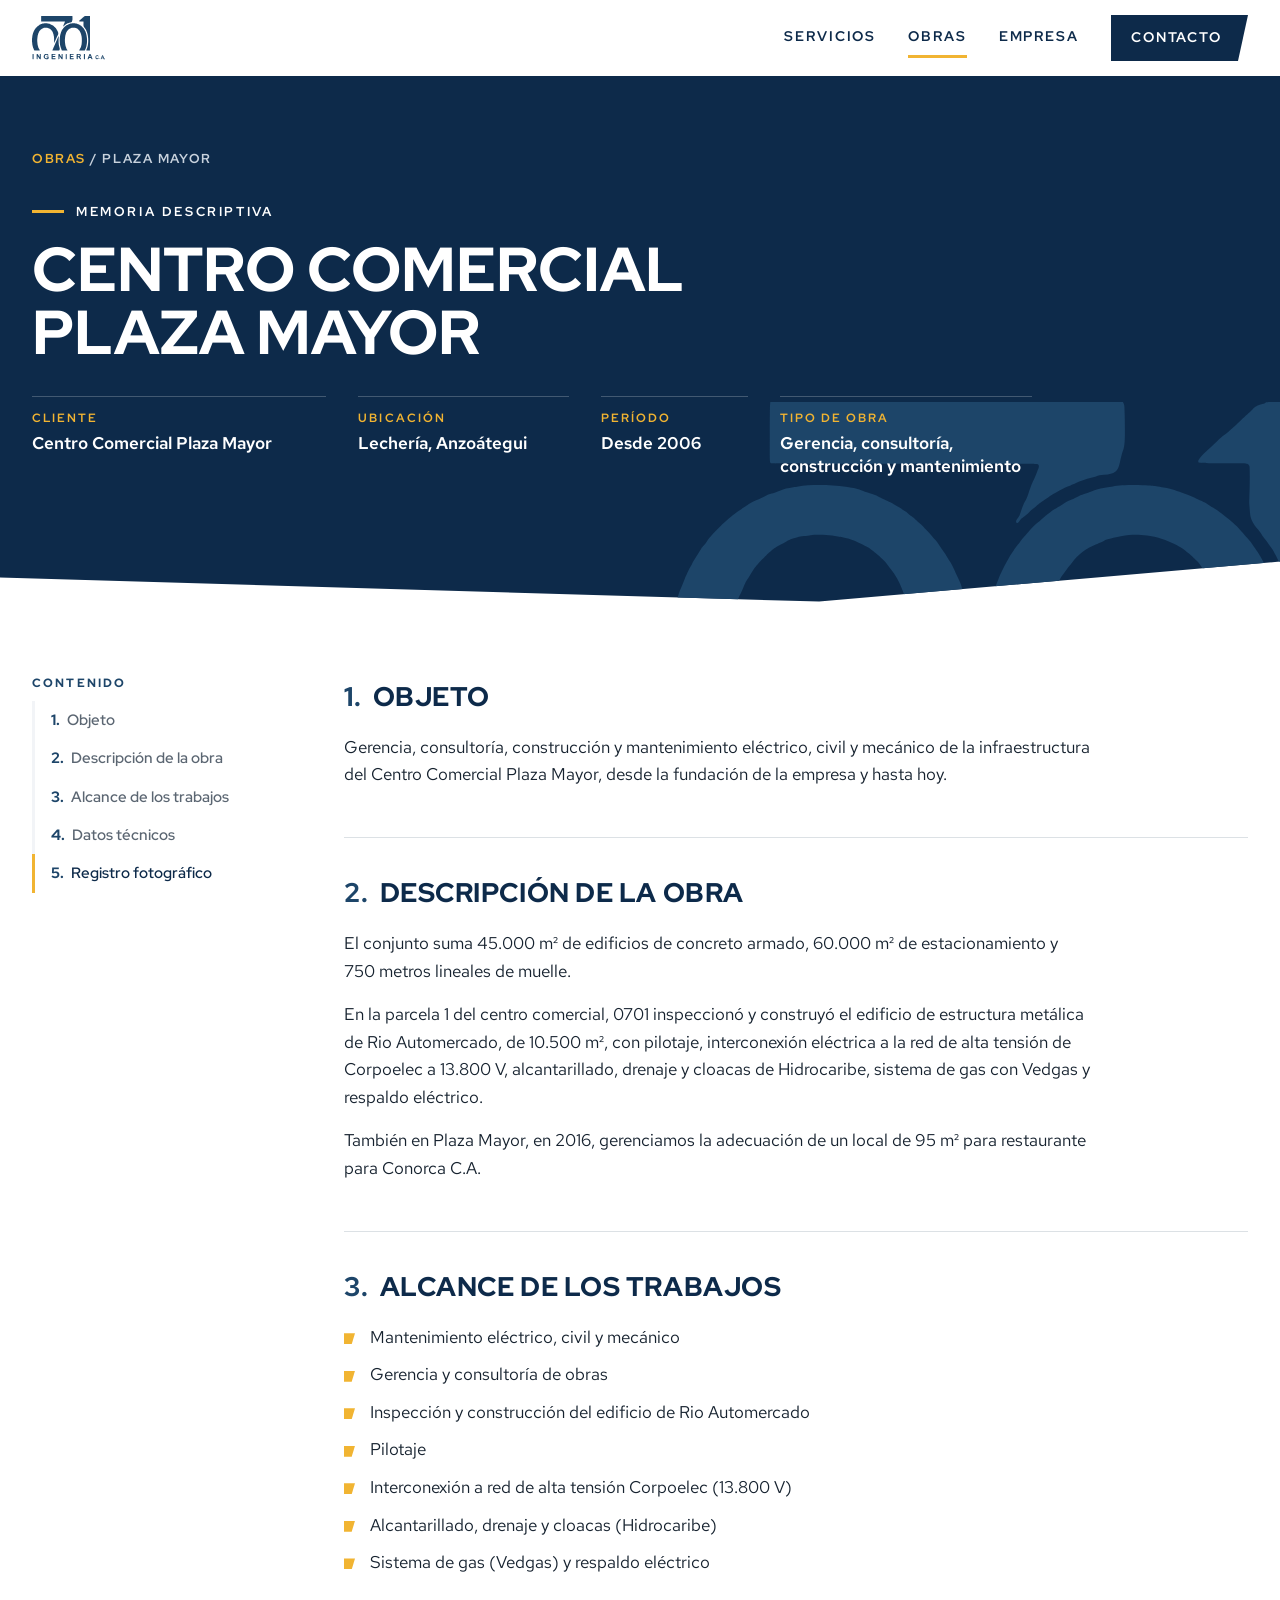
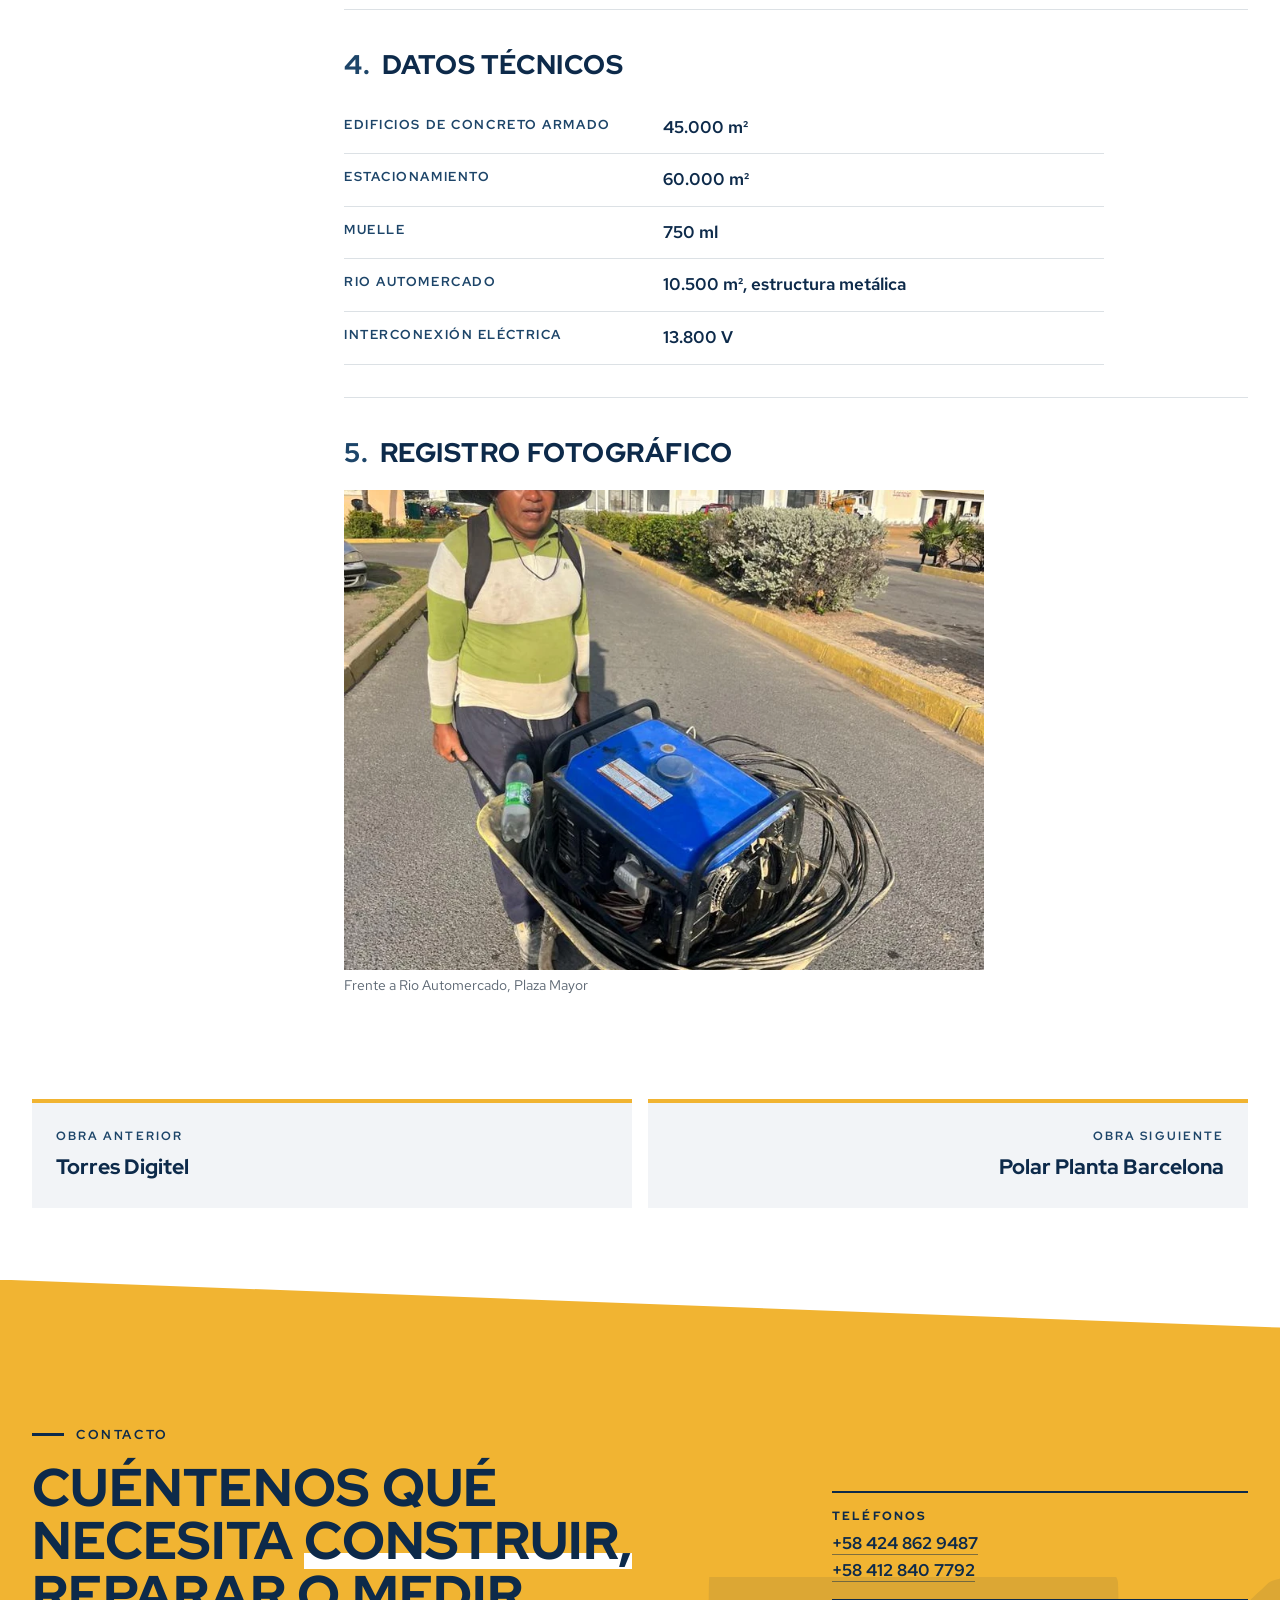
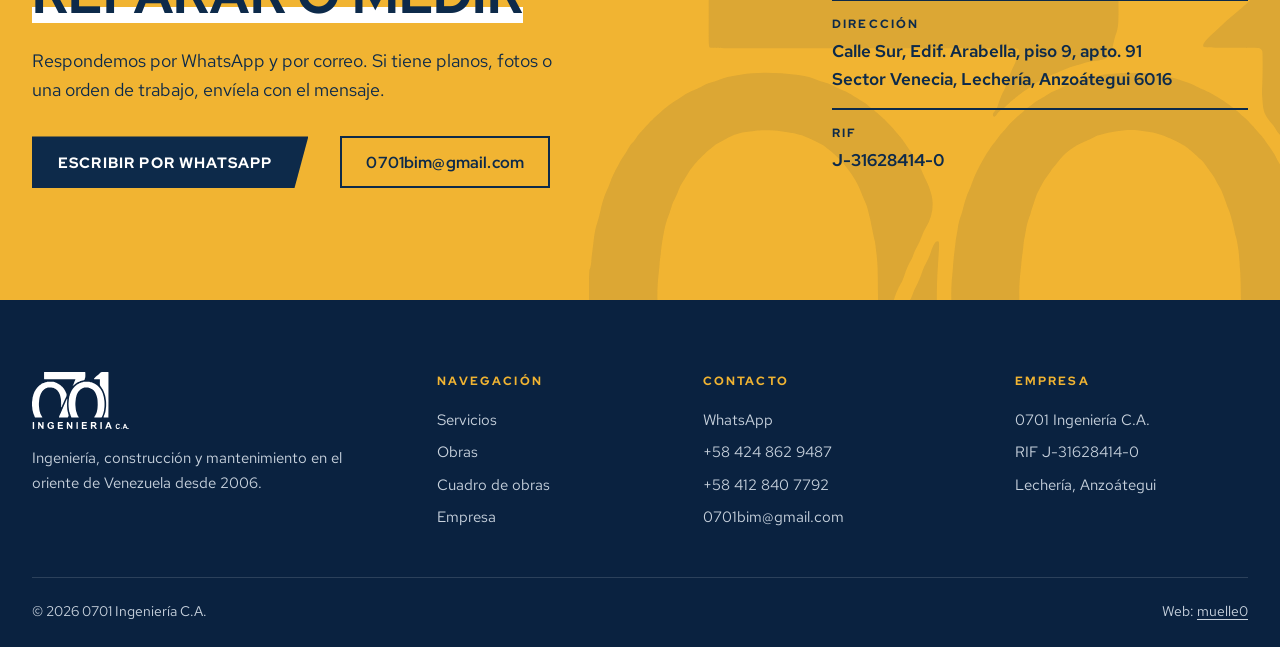
<file: public/obras/plaza-mayor/index.html>
<!doctype html>
<html lang="es">
<head>
<meta charset="utf-8">
<meta name="viewport" content="width=device-width, initial-scale=1">
<title>Centro Comercial Plaza Mayor | Memoria descriptiva | 0701 Ingeniería C.A.</title>
<meta name="description" content="Desde 2006 a cargo del mantenimiento eléctrico, civil y mecánico del centro comercial, donde además construimos el edificio de Rio Automercado.">
<meta name="theme-color" content="#0d2a4a">
<meta property="og:type" content="website">
<meta property="og:locale" content="es_VE">
<meta property="og:title" content="Centro Comercial Plaza Mayor | Memoria descriptiva | 0701 Ingeniería C.A.">
<meta property="og:description" content="Desde 2006 a cargo del mantenimiento eléctrico, civil y mecánico del centro comercial, donde además construimos el edificio de Rio Automercado.">
<meta property="og:image" content="../../img/compartir.jpg">
<link rel="icon" href="../../img/favicon.svg" type="image/svg+xml">
<link rel="icon" href="../../img/favicon-32.png" sizes="32x32" type="image/png">
<link rel="apple-touch-icon" href="../../img/apple-touch-icon.png">
<link rel="preload" href="../../fonts/redhat-display.woff2" as="font" type="font/woff2" crossorigin>
<link rel="stylesheet" href="../../css/estilos.css?v=14">
</head>
<body>
<a class="saltar" href="#contenido">Saltar al contenido</a>
<header class="cab">
  <div class="cab__in">
    <a class="cab__logo" href="../../" aria-label="0701 Ingeniería C.A., inicio"><svg class="logo" aria-hidden="true" focusable="false" xmlns="http://www.w3.org/2000/svg" viewBox="0 0 408 245"><path fill="currentColor" fill-rule="evenodd" d="M405.59,241.00C405.22,240.95 404.55,240.76 404.05,240.55C403.16,240.19 403.16,240.19 402.08,240.34C399.77,240.68 398.98,240.14 398.06,237.58C397.48,235.98 397.14,235.87 392.72,235.92C388.75,235.96 388.64,236.01 388.00,237.97C387.35,239.95 386.70,240.50 385.05,240.50C383.85,240.49 383.20,240.02 383.20,239.16C383.20,238.43 384.77,234.06 385.70,232.20C386.47,230.68 387.49,227.86 388.15,225.51C388.29,224.99 388.68,223.98 389.01,223.26C389.35,222.54 389.78,221.58 389.98,221.13C390.78,219.24 392.52,218.50 394.42,219.23C395.51,219.65 397.03,222.52 398.31,226.55C399.06,228.94 400.00,231.32 400.56,232.27C401.16,233.28 401.32,233.67 401.96,235.54C402.84,238.07 403.15,238.35 404.30,237.61C405.04,237.13 405.60,237.00 406.95,237.00L408.00,237.00L408.00,238.99C408.00,240.97 408.00,240.97 407.32,241.03C406.57,241.11 406.52,241.10 405.59,241.00ZM78.30,240.94C73.27,240.51 69.54,238.28 67.61,234.55C67.21,233.78 66.70,232.79 66.46,232.34C66.05,231.56 65.64,230.15 65.29,228.30C64.73,225.39 65.38,221.54 66.89,218.77C67.28,218.07 67.75,217.18 67.95,216.81C68.44,215.87 68.86,215.42 69.99,214.55C70.52,214.15 71.27,213.57 71.65,213.25C74.40,211.03 80.56,210.24 84.85,211.57C86.71,212.15 89.47,214.19 90.45,215.70C92.62,219.05 92.41,219.79 89.10,220.31C86.90,220.66 86.61,220.57 85.76,219.27C85.20,218.43 84.91,218.17 83.50,217.23C80.24,215.05 76.44,215.69 73.46,218.92C71.69,220.83 71.05,224.94 71.84,229.37C72.25,231.64 72.28,231.70 74.07,233.51C76.31,235.78 76.69,235.95 79.70,235.94C84.16,235.93 87.13,233.80 86.41,231.13C86.14,230.15 85.49,229.90 83.15,229.90C80.32,229.90 79.80,229.51 79.80,227.39C79.80,225.04 80.00,224.97 86.50,225.02C93.32,225.06 92.73,224.50 92.71,230.99C92.70,236.50 92.69,236.53 91.29,237.72C88.95,239.71 82.52,241.30 78.30,240.94ZM269.08,240.49C267.69,240.29 267.05,239.75 265.92,237.85C265.53,237.19 264.89,236.22 264.48,235.68C264.08,235.15 263.43,234.19 263.03,233.53C262.13,232.05 260.93,230.42 260.37,229.95C259.02,228.78 256.46,228.27 255.51,228.98C254.84,229.47 254.86,229.39 254.80,234.40C254.73,240.57 254.79,240.45 251.65,240.45C249.34,240.45 248.94,240.20 248.69,238.61C248.50,237.35 248.61,212.95 248.82,212.50C249.30,211.41 249.37,211.40 256.88,211.40C265.95,211.40 266.73,211.51 269.08,213.13C273.74,216.34 273.06,224.31 267.89,227.09C266.12,228.04 266.17,228.45 268.29,230.80C269.82,232.49 270.09,232.87 270.94,234.52C271.28,235.20 271.93,236.25 272.36,236.86C273.87,238.94 273.99,239.74 272.91,240.30C272.50,240.51 270.05,240.63 269.08,240.49ZM333.32,240.49C331.70,240.28 331.14,239.63 329.75,236.31C328.71,233.83 329.03,233.96 323.37,233.92C318.35,233.89 318.22,233.90 317.60,234.46C317.12,234.89 316.35,236.36 315.86,237.79C315.08,240.02 314.41,240.50 312.11,240.50C309.39,240.49 309.15,239.90 310.41,236.25C310.67,235.48 311.00,234.46 311.14,233.99C311.28,233.52 311.72,232.48 312.11,231.69C313.25,229.38 313.46,228.82 314.94,224.08C315.19,223.31 315.71,222.00 316.15,221.08C317.17,218.94 317.37,218.45 317.99,216.55C318.97,213.54 319.98,211.88 321.01,211.59C321.84,211.36 324.97,211.41 325.45,211.67C326.27,212.11 327.93,215.28 329.00,218.45C329.39,219.62 329.90,220.85 330.45,221.97C330.92,222.92 331.52,224.34 331.79,225.12C333.76,230.83 333.89,231.18 334.41,232.05C335.16,233.33 335.37,233.83 336.14,236.23C337.10,239.22 337.10,239.78 336.20,240.25C335.94,240.39 334.40,240.62 334.05,240.59C334.00,240.58 333.67,240.54 333.32,240.49ZM4.25,240.38C2.95,239.90 3.05,241.10 3.05,225.90C3.05,209.92 2.74,211.48 5.89,211.42C8.19,211.37 8.74,211.62 9.00,212.86C9.17,213.67 9.09,238.85 8.91,239.30C8.74,239.73 8.44,240.07 8.05,240.28C7.68,240.48 4.73,240.56 4.25,240.38ZM27.40,240.39C26.86,240.22 26.49,239.91 26.26,239.41C26.02,238.89 25.87,214.47 26.10,213.22C26.35,211.83 26.85,211.48 28.65,211.42C30.75,211.35 31.29,211.57 32.17,212.90C32.49,213.37 33.05,214.15 33.42,214.64C33.80,215.13 34.27,215.82 34.47,216.19C35.11,217.36 35.51,218.01 36.70,219.85C37.34,220.84 38.10,222.08 38.40,222.60C40.25,225.92 41.91,228.20 42.46,228.20C43.15,228.20 43.21,227.52 43.21,220.51C43.20,211.40 43.17,211.50 46.14,211.41C47.99,211.36 48.61,211.65 48.89,212.67C49.04,213.21 49.04,238.70 48.89,239.25C48.60,240.28 47.85,240.54 45.41,240.48C43.05,240.42 42.46,240.05 41.31,237.94C41.01,237.40 40.49,236.54 40.15,236.05C39.81,235.56 39.18,234.47 38.75,233.65C37.79,231.81 37.46,231.27 36.10,229.30C35.51,228.45 34.77,227.28 34.44,226.71C33.44,224.93 32.19,223.81 31.70,224.25C31.32,224.59 31.29,225.12 31.27,232.15C31.25,239.92 31.28,239.66 30.30,240.20C29.79,240.48 28.07,240.59 27.40,240.39ZM110.27,240.36C109.76,240.17 109.51,239.94 109.26,239.40C109.01,238.86 108.87,214.50 109.11,213.06C109.24,212.25 109.68,211.67 110.28,211.50C110.81,211.36 128.42,211.36 129.10,211.51C130.33,211.77 130.96,213.15 130.61,214.79C130.29,216.31 130.61,216.24 123.05,216.30C114.67,216.37 115.03,216.20 115.12,219.88C115.18,222.82 115.21,222.83 123.50,222.78C128.53,222.75 128.66,222.77 129.26,223.36C129.87,223.98 130.02,226.16 129.50,227.08C129.00,227.97 129.20,227.94 122.40,228.00C114.53,228.07 115.05,227.77 115.12,232.12C115.18,236.03 114.67,235.81 123.48,235.79C130.26,235.78 130.19,235.77 130.72,236.50C131.43,237.48 131.06,239.80 130.12,240.26C129.62,240.51 110.94,240.60 110.27,240.36ZM148.47,240.35C147.80,240.12 147.39,239.62 147.27,238.90C147.11,237.99 147.18,213.36 147.34,212.84C147.68,211.74 148.42,211.40 150.49,211.40C152.10,211.40 152.57,211.55 153.29,212.28C154.00,213.00 155.51,215.13 155.97,216.05C156.83,217.76 158.26,220.22 158.80,220.91C159.13,221.32 159.63,222.08 159.91,222.60C160.58,223.83 160.80,224.17 161.55,225.20C161.89,225.67 162.39,226.42 162.65,226.88C163.27,227.97 163.68,228.40 164.08,228.40C164.84,228.40 164.91,227.59 164.89,219.34C164.87,212.83 164.87,212.83 165.11,212.39C165.96,210.84 169.64,211.02 170.37,212.65C170.59,213.15 170.72,237.98 170.50,238.98C170.23,240.20 169.42,240.55 167.01,240.47C164.62,240.40 164.15,240.11 163.07,238.05C162.76,237.44 162.17,236.50 161.76,235.95C161.36,235.40 160.75,234.45 160.41,233.83C160.07,233.21 159.41,232.17 158.95,231.50C158.00,230.15 156.52,227.73 155.95,226.60C155.01,224.73 153.95,223.68 153.43,224.11C152.95,224.51 152.95,224.49 152.90,232.00C152.84,239.87 152.88,239.55 152.13,240.08C151.53,240.51 149.35,240.67 148.47,240.35ZM189.15,240.35C188.64,240.17 188.14,239.63 188.00,239.12C187.75,238.16 187.92,212.80 188.19,212.34C188.92,211.06 192.51,211.03 193.24,212.30C193.61,212.94 193.78,238.42 193.42,239.25C192.94,240.34 190.73,240.91 189.15,240.35ZM211.89,240.34C211.34,240.17 210.85,239.67 210.71,239.13C210.55,238.50 210.53,212.81 210.69,212.50C211.30,211.35 210.84,211.40 221.29,211.40C230.29,211.40 230.81,211.42 231.29,211.77C232.04,212.32 232.32,214.30 231.79,215.36C231.29,216.37 231.65,216.33 224.16,216.34C216.06,216.35 216.49,216.22 216.28,218.69C216.09,220.83 216.35,222.02 217.09,222.44C217.57,222.72 219.86,222.81 225.20,222.78C229.76,222.75 229.81,222.75 230.30,223.43C230.90,224.27 230.86,226.82 230.23,227.42C229.67,227.95 229.76,227.94 223.50,228.00C215.66,228.07 216.25,227.76 216.25,231.80C216.25,236.04 215.65,235.78 225.35,235.79C228.93,235.80 231.09,235.84 231.33,235.91C233.23,236.43 233.17,239.86 231.25,240.39C230.59,240.57 212.49,240.53 211.89,240.34ZM290.23,240.39C289.79,240.26 289.25,239.72 289.09,239.25C288.92,238.75 288.83,215.17 288.99,213.56C289.16,211.82 289.58,211.48 291.61,211.42C293.84,211.35 294.64,211.71 294.89,212.90C295.05,213.62 295.04,238.28 294.89,239.01C294.75,239.65 294.27,240.22 293.72,240.38C293.26,240.52 290.70,240.53 290.23,240.39ZM360.89,240.35C358.05,239.87 355.96,238.46 354.82,236.23C352.98,232.63 352.99,226.49 354.85,222.80C355.35,221.82 356.58,220.81 359.13,219.28C362.05,217.53 366.76,218.31 369.40,220.99C371.86,223.47 371.64,225.13 368.80,225.37C367.94,225.44 367.56,225.27 366.94,224.54C364.64,221.80 361.97,221.38 359.78,223.40C357.80,225.21 357.16,231.22 358.62,234.18C360.24,237.47 365.02,237.66 366.69,234.52C367.36,233.24 367.83,232.90 368.88,232.90C371.72,232.90 372.00,234.52 369.74,237.92C368.46,239.84 364.44,240.95 360.89,240.35ZM376.24,239.71C374.99,239.13 374.93,236.89 376.15,236.26C377.18,235.72 378.72,236.08 379.11,236.94C379.98,238.85 378.16,240.61 376.24,239.71ZM394.33,231.86C395.36,231.43 395.41,230.51 394.52,228.30C393.26,225.18 392.59,225.23 391.46,228.53C390.76,230.57 390.75,231.30 391.44,231.75C391.98,232.10 393.61,232.17 394.33,231.86ZM325.50,228.75C326.31,228.28 326.34,227.72 325.65,225.65C325.41,224.94 325.10,223.92 324.95,223.40C323.88,219.59 322.78,219.20 321.71,222.27C319.84,227.60 319.71,228.28 320.53,228.71C321.20,229.08 324.89,229.10 325.50,228.75ZM261.90,223.90C264.69,223.61 266.22,222.22 266.22,220.00C266.22,217.17 264.14,216.21 258.23,216.32C254.92,216.37 254.87,216.43 254.82,220.15C254.77,223.93 254.81,223.97 258.80,223.99C259.98,223.99 261.38,223.95 261.90,223.90ZM115.90,192.61C113.43,192.51 113.23,192.13 114.29,189.51C114.61,188.71 114.98,187.73 115.10,187.35C115.41,186.39 116.93,182.87 117.78,181.10C118.55,179.52 119.02,178.37 119.75,176.30C120.02,175.56 120.67,174.07 121.20,172.99C121.73,171.92 122.42,170.39 122.74,169.59C123.06,168.80 123.62,167.59 124.00,166.90C124.65,165.70 125.65,163.38 126.28,161.60C127.00,159.55 127.77,157.76 128.41,156.65C129.20,155.27 129.37,154.86 130.30,152.25C130.74,151.00 131.39,149.48 132.19,147.81C133.33,145.46 134.03,143.79 135.02,141.05C135.23,140.44 135.64,139.52 135.92,139.00C136.20,138.48 136.60,137.73 136.82,137.34C137.03,136.94 137.49,135.86 137.84,134.94C138.52,133.12 138.62,132.89 139.62,131.00C140.39,129.55 140.94,128.23 141.76,125.85C142.19,124.61 142.68,123.49 143.58,121.71C144.58,119.73 144.95,118.85 145.61,116.96C146.82,113.48 147.64,112.29 148.63,112.54C149.23,112.69 149.23,113.41 148.50,124.05C147.89,133.00 148.00,146.20 148.75,153.35C148.83,154.12 148.97,155.69 149.05,156.85C149.15,158.14 149.32,159.53 149.50,160.45C149.66,161.28 149.88,162.47 149.99,163.10C150.10,163.73 150.35,164.75 150.54,165.35C151.00,166.82 151.75,169.74 151.95,170.85C152.04,171.34 152.25,172.27 152.41,172.90C155.51,184.61 155.49,183.99 152.89,189.28C151.18,192.76 153.22,192.39 135.30,192.50C127.35,192.55 120.06,192.61 119.10,192.63C118.14,192.65 116.70,192.64 115.90,192.61ZM13.67,192.45C12.68,192.13 11.87,190.67 10.36,186.50C10.05,185.65 9.68,184.68 9.55,184.35C9.41,184.02 9.04,182.96 8.71,182.00C8.07,180.11 7.90,179.72 7.18,178.40C6.68,177.47 5.50,173.95 5.05,172.04C4.91,171.44 4.64,170.43 4.45,169.80C4.26,169.17 4.04,168.33 3.95,167.95C3.86,167.56 3.62,166.71 3.41,166.05C2.81,164.21 2.13,160.97 2.00,159.40C1.88,158.03 1.36,153.20 1.20,152.00C1.15,151.64 1.09,150.72 1.05,149.95C0.94,147.55 0.65,145.89 0.19,145.12C-0.15,144.53 -0.10,125.06 0.25,124.46C0.63,123.81 0.87,122.71 0.99,120.95C1.14,119.01 1.24,118.07 1.55,115.80C1.69,114.84 1.86,113.35 1.94,112.50C2.20,109.74 2.73,107.03 3.45,104.80C4.04,102.97 4.53,101.14 4.90,99.40C5.48,96.62 6.45,93.47 7.27,91.66C7.85,90.38 8.79,88.09 9.28,86.74C9.75,85.47 11.25,82.25 11.74,81.46C11.98,81.07 12.47,80.16 12.83,79.44C13.20,78.71 13.95,77.43 14.52,76.58C15.09,75.74 15.88,74.46 16.29,73.75C16.70,73.03 17.17,72.21 17.34,71.92C17.51,71.62 18.06,70.97 18.55,70.47C19.19,69.82 19.66,69.21 20.15,68.41C20.65,67.61 21.20,66.90 22.05,65.98C22.71,65.27 23.45,64.45 23.70,64.16C24.73,62.94 27.82,59.83 28.65,59.17C29.14,58.77 30.07,57.96 30.70,57.37C32.19,55.97 35.44,53.50 37.13,52.51C37.85,52.07 38.90,51.40 39.45,51.00C41.26,49.70 42.54,49.01 45.25,47.88C45.91,47.61 47.21,46.99 48.15,46.50C49.91,45.59 50.76,45.25 51.95,44.95C52.66,44.77 54.45,44.13 56.25,43.42C57.79,42.81 59.92,42.30 62.55,41.91C63.27,41.80 64.37,41.62 65.00,41.51C70.76,40.51 80.71,40.57 88.24,41.65C92.91,42.32 93.93,42.57 96.92,43.76C97.94,44.17 99.36,44.65 100.07,44.84C101.97,45.35 102.66,45.62 104.65,46.65C105.64,47.17 107.15,47.89 108.00,48.25C110.43,49.31 111.31,49.75 112.32,50.43C112.83,50.78 113.52,51.22 113.85,51.40C114.38,51.70 116.19,52.81 117.68,53.77C117.97,53.95 118.53,54.40 118.92,54.77C119.32,55.13 120.10,55.77 120.65,56.19C121.20,56.60 122.10,57.35 122.64,57.85C123.19,58.34 124.19,59.21 124.87,59.78C125.54,60.35 126.10,60.85 126.10,60.91C126.10,60.96 126.82,61.73 127.70,62.61C128.59,63.50 129.75,64.77 130.29,65.43C130.83,66.10 131.60,67.01 132.00,67.45C133.08,68.63 133.40,69.05 134.83,71.20C135.55,72.27 136.42,73.54 136.78,74.03C137.13,74.51 137.67,75.36 137.97,75.93C138.27,76.49 138.84,77.40 139.23,77.95C140.09,79.16 141.09,81.07 141.85,82.93C142.16,83.69 142.90,85.30 143.50,86.51C144.10,87.72 144.71,89.10 144.86,89.58C145.00,90.06 145.32,91.09 145.57,91.86C147.08,96.65 146.30,102.13 143.46,106.64C143.16,107.13 142.77,107.87 142.59,108.29C142.42,108.71 142.12,109.41 141.93,109.85C141.74,110.29 141.36,111.22 141.10,111.92C140.83,112.62 140.30,113.76 139.90,114.45C139.03,115.99 138.61,116.90 138.08,118.40C137.61,119.73 137.59,119.79 136.74,121.25C135.99,122.55 135.12,124.58 134.31,126.94C133.57,129.07 133.36,129.53 132.45,131.15C131.70,132.46 130.57,135.10 130.05,136.74C129.89,137.23 129.27,138.62 128.65,139.84C127.65,141.83 126.82,143.85 125.94,146.42C125.34,148.19 124.30,149.40 123.71,149.03C123.16,148.69 123.11,147.67 123.06,135.85C123.02,124.84 122.93,122.63 122.40,117.80C121.87,113.09 121.84,112.90 121.51,111.74C121.35,111.19 121.08,109.96 120.91,109.00C120.73,108.04 120.51,106.91 120.40,106.50C120.30,106.09 120.12,105.19 120.00,104.50C119.89,103.81 119.66,102.77 119.50,102.18C119.34,101.60 119.10,100.63 118.96,100.03C118.60,98.41 118.05,96.80 117.40,95.40C117.08,94.71 116.40,93.07 115.89,91.75C114.48,88.13 112.73,85.06 110.40,82.10C109.90,81.47 109.14,80.45 108.70,79.85C107.73,78.50 107.36,78.09 106.40,77.28C105.98,76.93 105.23,76.22 104.73,75.69C104.22,75.17 103.44,74.47 102.99,74.14C102.54,73.82 101.67,73.15 101.06,72.67C99.74,71.62 99.20,71.32 95.26,69.41C92.09,67.88 90.79,67.38 88.80,66.95C88.17,66.82 87.24,66.59 86.73,66.46C86.22,66.32 85.19,66.14 84.43,66.05C83.67,65.96 82.40,65.78 81.60,65.64C78.88,65.18 73.53,65.08 70.95,65.44C70.40,65.52 68.94,65.72 67.70,65.89C66.46,66.06 65.22,66.26 64.95,66.34C61.41,67.32 60.83,67.55 58.30,69.00C57.56,69.42 56.30,70.09 55.50,70.48C54.39,71.03 53.85,71.36 53.20,71.91C52.73,72.31 51.82,73.05 51.17,73.58C50.51,74.10 49.73,74.80 49.42,75.14C49.10,75.47 48.27,76.31 47.57,76.99C46.87,77.67 46.01,78.57 45.66,78.99C45.31,79.41 44.67,80.15 44.23,80.64C43.73,81.18 43.20,81.92 42.85,82.54C42.53,83.09 41.72,84.41 41.04,85.47C39.04,88.58 38.86,88.93 37.75,91.80C37.44,92.60 36.88,93.81 36.51,94.50C35.73,95.94 35.53,96.44 35.10,97.94C34.69,99.36 33.92,101.63 33.47,102.70C33.07,103.66 32.19,106.97 31.95,108.40C31.86,108.92 31.66,110.00 31.50,110.80C31.26,111.99 30.82,115.22 30.54,117.90C30.51,118.20 30.40,119.01 30.30,119.70C30.20,120.39 30.09,121.49 30.05,122.15C30.02,122.81 29.84,124.70 29.65,126.35C29.24,129.99 29.04,134.24 29.14,137.25C29.20,139.28 29.45,143.29 29.55,143.80C29.59,144.05 30.03,148.82 30.15,150.35C30.24,151.49 30.58,154.57 30.75,155.80C30.83,156.38 30.97,157.49 31.05,158.27C31.13,159.05 31.28,160.08 31.39,160.57C31.50,161.05 31.75,162.33 31.95,163.40C32.44,166.05 32.85,167.62 33.79,170.45C34.22,171.77 34.72,173.39 34.90,174.05C35.27,175.44 35.89,176.90 36.66,178.21C37.19,179.11 37.48,179.69 38.80,182.47C39.44,183.81 39.71,184.24 40.70,185.50C41.43,186.42 41.50,186.54 42.64,188.95C43.72,191.22 43.74,191.87 42.76,192.31C42.15,192.58 14.48,192.71 13.67,192.45ZM167.95,192.51C167.46,192.39 167.05,192.13 166.70,191.74C165.91,190.83 163.82,186.00 163.14,183.50C162.81,182.32 161.95,180.02 161.34,178.73C160.66,177.27 160.57,177.02 159.70,174.14C159.26,172.68 158.72,171.03 158.51,170.47C157.73,168.39 157.12,166.01 156.95,164.35C156.91,164.02 156.71,162.87 156.50,161.80C156.28,160.73 156.04,159.15 155.95,158.30C155.87,157.45 155.73,156.25 155.65,155.65C155.36,153.35 155.11,150.89 155.00,149.25C154.91,147.66 154.74,145.34 154.34,139.90C154.15,137.33 154.28,130.05 154.56,128.20C154.63,127.68 154.79,125.92 154.90,124.30C155.10,121.40 155.32,119.12 155.70,115.95C155.81,115.07 155.97,113.74 156.05,113.00C156.13,112.26 156.33,110.95 156.49,110.10C156.65,109.25 156.86,108.03 156.95,107.40C157.28,105.12 157.75,103.17 158.35,101.60C158.54,101.10 158.97,99.67 159.30,98.42C160.04,95.64 160.91,92.91 161.37,91.90C161.75,91.08 162.73,88.63 163.51,86.52C164.58,83.67 168.24,76.63 169.80,74.45C170.11,74.01 170.62,73.22 170.93,72.70C171.24,72.18 171.93,71.25 172.46,70.65C172.99,70.05 173.79,69.01 174.23,68.35C174.72,67.61 175.42,66.75 176.05,66.10C176.61,65.52 177.50,64.53 178.02,63.90C179.42,62.22 181.46,60.18 182.95,58.99C183.67,58.42 184.64,57.57 185.12,57.09C185.60,56.61 186.39,55.95 186.87,55.61C187.35,55.28 188.21,54.63 188.77,54.17C190.11,53.06 190.09,53.07 191.95,52.03C192.83,51.53 194.09,50.78 194.75,50.35C196.27,49.36 197.47,48.72 198.79,48.20C199.36,47.98 200.69,47.35 201.74,46.81C203.18,46.07 204.08,45.69 205.40,45.25C206.36,44.93 207.82,44.42 208.65,44.12C209.47,43.82 210.49,43.45 210.91,43.29C212.31,42.78 214.71,42.21 216.35,42.00C217.23,41.89 218.67,41.67 219.55,41.51C222.65,40.94 228.22,40.70 233.95,40.89C238.67,41.04 239.18,41.08 240.85,41.41C241.67,41.57 243.29,41.84 244.43,42.00C246.70,42.33 248.65,42.79 250.11,43.34C250.63,43.53 252.02,44.01 253.20,44.41C255.67,45.23 257.09,45.79 258.65,46.58C259.25,46.88 260.29,47.36 260.95,47.65C264.63,49.27 265.46,49.70 267.01,50.82C267.43,51.12 268.28,51.64 268.91,51.99C270.44,52.82 275.50,56.61 277.13,58.14C277.80,58.77 278.78,59.62 279.30,60.03C279.84,60.45 280.53,61.10 280.90,61.55C281.26,61.99 281.99,62.80 282.52,63.37C283.05,63.93 283.88,64.86 284.36,65.42C284.85,65.99 285.63,66.88 286.11,67.40C286.58,67.92 287.37,68.91 287.85,69.60C290.50,73.35 291.56,74.95 292.11,76.04C292.78,77.35 293.62,78.86 294.72,80.73C295.11,81.38 295.64,82.46 295.92,83.13C296.19,83.80 296.90,85.34 297.50,86.55C298.30,88.18 298.67,89.04 298.90,89.87C299.07,90.49 299.32,91.32 299.46,91.72C299.59,92.12 299.89,93.12 300.11,93.95C300.33,94.78 300.87,96.51 301.30,97.80C302.18,100.44 302.81,102.81 303.05,104.45C303.14,105.05 303.35,106.16 303.50,106.90C303.86,108.56 303.96,109.17 304.10,110.45C304.16,111.00 304.36,112.40 304.55,113.55C304.74,114.70 304.97,116.26 305.05,117.00C305.14,117.74 305.34,119.03 305.50,119.85C306.23,123.62 306.55,129.73 306.47,138.15C306.40,145.13 306.10,150.02 305.60,152.49C305.43,153.28 305.19,154.76 305.04,155.79C304.90,156.81 304.68,158.28 304.55,159.05C304.41,159.82 304.21,161.21 304.10,162.15C303.99,163.08 303.74,164.54 303.55,165.40C303.36,166.25 303.11,167.55 303.00,168.29C302.70,170.12 302.02,172.61 301.42,174.05C301.14,174.71 300.49,176.65 299.96,178.35C298.61,182.77 298.26,183.66 297.09,185.70C296.83,186.17 296.42,187.00 296.19,187.55C294.35,192.00 293.94,192.23 287.60,192.28C286.36,192.29 280.69,192.37 275.00,192.46C269.31,192.54 264.49,192.58 264.30,192.55C262.72,192.25 262.71,190.89 264.27,188.45C264.65,187.84 265.49,186.33 266.13,185.09C266.77,183.85 267.71,182.21 268.20,181.44C269.22,179.88 270.46,177.43 271.10,175.70C271.34,175.07 271.68,174.21 271.87,173.80C272.64,172.13 272.92,171.42 273.30,170.11C273.85,168.19 274.56,165.23 274.85,163.56C274.99,162.79 275.28,161.54 275.50,160.80C275.74,159.97 275.96,158.95 276.05,158.15C276.14,157.44 276.30,156.33 276.41,155.70C276.71,153.85 276.89,152.02 277.00,149.40C277.10,146.99 277.17,145.95 277.41,142.95C277.70,139.39 277.53,127.21 277.15,124.15C277.12,123.93 277.06,122.78 277.00,121.60C276.82,117.68 276.08,112.63 275.35,110.28C275.21,109.85 274.99,108.92 274.85,108.21C274.71,107.50 274.51,106.60 274.40,106.22C274.29,105.84 274.11,105.09 274.00,104.56C273.64,102.91 272.82,100.16 272.42,99.23C272.20,98.75 271.84,97.81 271.61,97.16C271.38,96.50 271.02,95.51 270.80,94.96C270.59,94.40 270.20,93.36 269.94,92.65C269.39,91.11 268.91,90.12 268.03,88.72C267.68,88.15 267.21,87.31 267.01,86.86C266.45,85.65 265.66,84.40 264.30,82.59C263.64,81.71 262.74,80.46 262.31,79.82C261.50,78.63 261.11,78.19 260.05,77.36C259.72,77.10 259.12,76.52 258.71,76.08C258.30,75.64 257.49,74.91 256.91,74.46C256.33,74.02 255.43,73.27 254.90,72.81C252.14,70.39 243.37,66.60 239.21,66.05C238.57,65.96 237.31,65.78 236.40,65.65C231.71,64.96 228.89,65.01 223.42,65.91C220.62,66.36 216.05,67.57 215.45,68.01C215.12,68.25 212.71,69.37 211.40,69.90C206.30,71.95 202.31,74.99 199.46,78.97C199.11,79.45 198.52,80.19 198.15,80.60C197.78,81.01 197.11,81.89 196.67,82.55C196.23,83.21 195.50,84.22 195.05,84.80C193.95,86.20 192.82,88.18 190.94,92.00C190.45,92.98 188.51,98.78 188.00,100.78C187.94,101.02 187.69,101.71 187.45,102.33C186.90,103.75 186.26,106.22 186.05,107.76C185.96,108.41 185.76,109.53 185.60,110.25C185.29,111.65 185.19,112.35 184.95,114.60C184.86,115.40 184.66,117.06 184.50,118.30C184.33,119.54 184.15,121.11 184.10,121.80C184.04,122.49 183.86,124.31 183.70,125.85C183.32,129.47 183.20,131.74 183.20,135.52C183.20,139.14 183.25,140.09 183.80,145.85C183.85,146.40 183.99,147.99 184.10,149.38C184.21,150.77 184.41,152.68 184.55,153.63C184.69,154.58 184.89,156.19 185.00,157.23C185.11,158.26 185.34,159.77 185.51,160.58C185.67,161.39 185.89,162.59 186.00,163.25C186.28,164.90 186.83,166.82 187.39,168.14C187.89,169.31 188.39,170.77 189.40,174.05C190.21,176.69 190.66,177.95 191.62,180.30C192.84,183.28 192.99,183.56 194.88,186.40C197.72,190.66 198.08,191.67 196.97,192.27C196.53,192.52 168.90,192.74 167.95,192.51ZM303.23,192.41C302.52,192.08 302.31,191.27 302.65,190.14C302.73,189.87 302.90,189.13 303.04,188.50C303.32,187.16 304.36,183.84 304.84,182.72C305.03,182.30 305.48,181.25 305.85,180.40C306.22,179.55 306.77,178.11 307.07,177.20C307.37,176.29 307.88,174.91 308.21,174.13C308.95,172.36 309.62,169.97 310.01,167.70C310.17,166.74 310.42,165.39 310.55,164.70C310.68,164.01 310.86,162.80 310.95,162.00C311.03,161.20 311.26,159.49 311.45,158.20C311.63,156.91 311.86,155.11 311.94,154.20C312.03,153.29 312.28,151.45 312.50,150.10C313.03,146.88 313.11,145.55 313.17,137.65C313.25,127.89 313.03,123.72 312.26,120.03C312.18,119.65 312.04,118.62 311.95,117.74C311.87,116.87 311.66,115.30 311.49,114.27C311.33,113.24 311.11,111.57 311.00,110.57C310.90,109.57 310.65,108.01 310.46,107.10C310.27,106.19 310.04,104.91 309.95,104.25C309.76,102.83 308.93,99.47 308.51,98.34C308.18,97.50 307.65,95.71 307.06,93.50C306.49,91.40 305.72,89.14 305.24,88.18C305.00,87.71 304.63,86.80 304.41,86.18C304.20,85.55 303.84,84.57 303.62,83.99C303.39,83.42 303.05,82.50 302.84,81.95C302.44,80.86 301.62,79.17 301.02,78.18C300.81,77.83 300.09,76.45 299.42,75.10C298.43,73.10 298.06,72.46 297.40,71.60C296.96,71.02 296.19,69.97 295.71,69.25C295.22,68.53 294.42,67.48 293.92,66.90C293.36,66.27 292.77,65.44 292.41,64.79C292.06,64.19 291.45,63.33 291.00,62.80C288.11,59.47 287.15,57.47 286.90,54.28C286.84,53.49 286.72,52.04 286.64,51.05C286.51,49.59 286.50,48.90 286.59,47.40C286.83,43.05 286.90,32.82 286.69,31.72C286.57,31.10 286.15,30.56 285.67,30.41C285.02,30.21 283.93,30.18 273.35,30.11C260.89,30.02 261.51,30.08 261.50,29.00C261.50,28.25 263.42,25.94 265.61,24.06C267.27,22.63 268.71,21.29 270.75,19.30C272.15,17.93 273.07,17.12 274.25,16.25C275.17,15.57 276.38,14.55 277.10,13.86C277.79,13.19 278.73,12.35 279.20,12.00C279.67,11.65 280.61,10.80 281.31,10.11C283.08,8.33 285.49,6.07 286.60,5.13C287.12,4.69 287.86,3.98 288.24,3.55C289.34,2.32 290.51,1.70 293.02,1.00C293.93,0.75 294.27,0.61 294.58,0.34C294.98,-0.00 294.98,-0.00 308.67,0.00L322.35,0.00L322.62,0.68C322.77,1.05 322.93,1.55 322.99,1.80C323.16,2.57 323.22,190.75 323.05,191.23C322.63,192.44 322.67,192.43 316.40,192.51C306.18,192.64 303.71,192.62 303.23,192.41ZM172.20,59.30C171.74,58.84 171.97,58.06 172.90,56.99C173.50,56.29 173.77,55.72 174.28,54.10C174.82,52.38 175.79,49.88 176.20,49.16C176.97,47.81 177.44,46.74 178.11,44.80C179.24,41.51 179.94,39.71 180.63,38.35C180.99,37.64 181.52,36.42 181.80,35.65C182.09,34.88 182.52,33.77 182.76,33.18C183.47,31.45 183.35,30.77 182.27,30.45C181.80,30.31 175.49,30.29 116.98,30.31C52.75,30.33 52.21,30.33 51.83,30.13C50.88,29.64 50.95,30.71 50.98,15.90C50.99,7.33 51.04,2.27 51.12,1.38L51.23,0.00L137.85,-0.00L224.47,-0.00L224.78,0.67C225.26,1.74 225.28,1.89 225.37,6.85C225.58,18.94 225.45,21.51 224.45,24.09C224.10,24.99 223.56,27.05 222.96,29.80C222.01,34.13 220.58,35.23 215.15,35.75C213.45,35.92 212.41,36.13 211.20,36.55C210.79,36.70 209.96,36.94 209.35,37.10C205.87,37.98 203.49,38.80 201.40,39.85C200.60,40.25 199.41,40.76 198.75,40.98C196.95,41.59 194.81,42.56 193.30,43.46C192.56,43.90 191.49,44.50 190.93,44.79C190.37,45.09 189.61,45.57 189.23,45.86C188.86,46.16 187.92,46.82 187.15,47.33C184.48,49.12 182.96,50.22 182.11,50.99C181.64,51.42 180.89,52.03 180.45,52.35C180.01,52.67 179.04,53.52 178.30,54.24C177.53,54.99 176.54,55.83 176.00,56.20C174.72,57.07 174.42,57.36 173.75,58.36C173.02,59.44 172.60,59.70 172.20,59.30Z"/></svg></a>
    <button class="cab__menu" type="button" aria-expanded="false" aria-controls="nav">Menú</button>
    <nav id="nav" class="nav" aria-label="Principal">
      <a href="../../#servicios">Servicios</a>
      <a href="../../obras/" aria-current="page">Obras</a>
      <a href="../../#empresa">Empresa</a>
      <a class="nav__cta" href="../../#contacto">Contacto</a>
    </nav>
  </div>
</header>

<main id="contenido">
<section class="cabeza-pag cabeza-pag--memo">
  <svg class="cabeza-pag__marca" aria-hidden="true" focusable="false" xmlns="http://www.w3.org/2000/svg" viewBox="0 0 327 196"><path fill="currentColor" fill-rule="evenodd" d="M115.90,192.61C113.43,192.51 113.23,192.13 114.29,189.51C114.61,188.71 114.98,187.73 115.10,187.35C115.41,186.39 116.93,182.87 117.78,181.10C118.55,179.52 119.02,178.37 119.75,176.30C120.02,175.56 120.67,174.07 121.20,172.99C121.73,171.92 122.42,170.39 122.74,169.59C123.06,168.80 123.62,167.59 124.00,166.90C124.65,165.70 125.65,163.38 126.28,161.60C127.00,159.55 127.77,157.76 128.41,156.65C129.20,155.27 129.37,154.86 130.30,152.25C130.74,151.00 131.39,149.48 132.19,147.81C133.33,145.46 134.03,143.79 135.02,141.05C135.23,140.44 135.64,139.52 135.92,139.00C136.20,138.48 136.60,137.73 136.82,137.34C137.03,136.94 137.49,135.86 137.84,134.94C138.52,133.12 138.62,132.89 139.62,131.00C140.39,129.55 140.94,128.23 141.76,125.85C142.19,124.61 142.68,123.49 143.58,121.71C144.58,119.73 144.95,118.85 145.61,116.96C146.82,113.48 147.64,112.29 148.63,112.54C149.23,112.69 149.23,113.41 148.50,124.05C147.89,133.00 148.00,146.20 148.75,153.35C148.83,154.12 148.97,155.69 149.05,156.85C149.15,158.14 149.32,159.53 149.50,160.45C149.66,161.28 149.88,162.47 149.99,163.10C150.10,163.73 150.35,164.75 150.54,165.35C151.00,166.82 151.75,169.74 151.95,170.85C152.04,171.34 152.25,172.27 152.41,172.90C155.51,184.61 155.49,183.99 152.89,189.28C151.18,192.76 153.22,192.39 135.30,192.50C127.35,192.55 120.06,192.61 119.10,192.63C118.14,192.65 116.70,192.64 115.90,192.61ZM13.67,192.45C12.68,192.13 11.87,190.67 10.36,186.50C10.05,185.65 9.68,184.68 9.55,184.35C9.41,184.02 9.04,182.96 8.71,182.00C8.07,180.11 7.90,179.72 7.18,178.40C6.68,177.47 5.50,173.95 5.05,172.04C4.91,171.44 4.64,170.43 4.45,169.80C4.26,169.17 4.04,168.33 3.95,167.95C3.86,167.56 3.62,166.71 3.41,166.05C2.81,164.21 2.13,160.97 2.00,159.40C1.88,158.03 1.36,153.20 1.20,152.00C1.15,151.64 1.09,150.72 1.05,149.95C0.94,147.55 0.65,145.89 0.19,145.12C-0.15,144.53 -0.10,125.06 0.25,124.46C0.63,123.81 0.87,122.71 0.99,120.95C1.14,119.01 1.24,118.07 1.55,115.80C1.69,114.84 1.86,113.35 1.94,112.50C2.20,109.74 2.73,107.03 3.45,104.80C4.04,102.97 4.53,101.14 4.90,99.40C5.48,96.62 6.45,93.47 7.27,91.66C7.85,90.38 8.79,88.09 9.28,86.74C9.75,85.47 11.25,82.25 11.74,81.46C11.98,81.07 12.47,80.16 12.83,79.44C13.20,78.71 13.95,77.43 14.52,76.58C15.09,75.74 15.88,74.46 16.29,73.75C16.70,73.03 17.17,72.21 17.34,71.92C17.51,71.62 18.06,70.97 18.55,70.47C19.19,69.82 19.66,69.21 20.15,68.41C20.65,67.61 21.20,66.90 22.05,65.98C22.71,65.27 23.45,64.45 23.70,64.16C24.73,62.94 27.82,59.83 28.65,59.17C29.14,58.77 30.07,57.96 30.70,57.37C32.19,55.97 35.44,53.50 37.13,52.51C37.85,52.07 38.90,51.40 39.45,51.00C41.26,49.70 42.54,49.01 45.25,47.88C45.91,47.61 47.21,46.99 48.15,46.50C49.91,45.59 50.76,45.25 51.95,44.95C52.66,44.77 54.45,44.13 56.25,43.42C57.79,42.81 59.92,42.30 62.55,41.91C63.27,41.80 64.37,41.62 65.00,41.51C70.76,40.51 80.71,40.57 88.24,41.65C92.91,42.32 93.93,42.57 96.92,43.76C97.94,44.17 99.36,44.65 100.07,44.84C101.97,45.35 102.66,45.62 104.65,46.65C105.64,47.17 107.15,47.89 108.00,48.25C110.43,49.31 111.31,49.75 112.32,50.43C112.83,50.78 113.52,51.22 113.85,51.40C114.38,51.70 116.19,52.81 117.68,53.77C117.97,53.95 118.53,54.40 118.92,54.77C119.32,55.13 120.10,55.77 120.65,56.19C121.20,56.60 122.10,57.35 122.64,57.85C123.19,58.34 124.19,59.21 124.87,59.78C125.54,60.35 126.10,60.85 126.10,60.91C126.10,60.96 126.82,61.73 127.70,62.61C128.59,63.50 129.75,64.77 130.29,65.43C130.83,66.10 131.60,67.01 132.00,67.45C133.08,68.63 133.40,69.05 134.83,71.20C135.55,72.27 136.42,73.54 136.78,74.03C137.13,74.51 137.67,75.36 137.97,75.93C138.27,76.49 138.84,77.40 139.23,77.95C140.09,79.16 141.09,81.07 141.85,82.93C142.16,83.69 142.90,85.30 143.50,86.51C144.10,87.72 144.71,89.10 144.86,89.58C145.00,90.06 145.32,91.09 145.57,91.86C147.08,96.65 146.30,102.13 143.46,106.64C143.16,107.13 142.77,107.87 142.59,108.29C142.42,108.71 142.12,109.41 141.93,109.85C141.74,110.29 141.36,111.22 141.10,111.92C140.83,112.62 140.30,113.76 139.90,114.45C139.03,115.99 138.61,116.90 138.08,118.40C137.61,119.73 137.59,119.79 136.74,121.25C135.99,122.55 135.12,124.58 134.31,126.94C133.57,129.07 133.36,129.53 132.45,131.15C131.70,132.46 130.57,135.10 130.05,136.74C129.89,137.23 129.27,138.62 128.65,139.84C127.65,141.83 126.82,143.85 125.94,146.42C125.34,148.19 124.30,149.40 123.71,149.03C123.16,148.69 123.11,147.67 123.06,135.85C123.02,124.84 122.93,122.63 122.40,117.80C121.87,113.09 121.84,112.90 121.51,111.74C121.35,111.19 121.08,109.96 120.91,109.00C120.73,108.04 120.51,106.91 120.40,106.50C120.30,106.09 120.12,105.19 120.00,104.50C119.89,103.81 119.66,102.77 119.50,102.18C119.34,101.60 119.10,100.63 118.96,100.03C118.60,98.41 118.05,96.80 117.40,95.40C117.08,94.71 116.40,93.07 115.89,91.75C114.48,88.13 112.73,85.06 110.40,82.10C109.90,81.47 109.14,80.45 108.70,79.85C107.73,78.50 107.36,78.09 106.40,77.28C105.98,76.93 105.23,76.22 104.73,75.69C104.22,75.17 103.44,74.47 102.99,74.14C102.54,73.82 101.67,73.15 101.06,72.67C99.74,71.62 99.20,71.32 95.26,69.41C92.09,67.88 90.79,67.38 88.80,66.95C88.17,66.82 87.24,66.59 86.73,66.46C86.22,66.32 85.19,66.14 84.43,66.05C83.67,65.96 82.40,65.78 81.60,65.64C78.88,65.18 73.53,65.08 70.95,65.44C70.40,65.52 68.94,65.72 67.70,65.89C66.46,66.06 65.22,66.26 64.95,66.34C61.41,67.32 60.83,67.55 58.30,69.00C57.56,69.42 56.30,70.09 55.50,70.48C54.39,71.03 53.85,71.36 53.20,71.91C52.73,72.31 51.82,73.05 51.17,73.58C50.51,74.10 49.73,74.80 49.42,75.14C49.10,75.47 48.27,76.31 47.57,76.99C46.87,77.67 46.01,78.57 45.66,78.99C45.31,79.41 44.67,80.15 44.23,80.64C43.73,81.18 43.20,81.92 42.85,82.54C42.53,83.09 41.72,84.41 41.04,85.47C39.04,88.58 38.86,88.93 37.75,91.80C37.44,92.60 36.88,93.81 36.51,94.50C35.73,95.94 35.53,96.44 35.10,97.94C34.69,99.36 33.92,101.63 33.47,102.70C33.07,103.66 32.19,106.97 31.95,108.40C31.86,108.92 31.66,110.00 31.50,110.80C31.26,111.99 30.82,115.22 30.54,117.90C30.51,118.20 30.40,119.01 30.30,119.70C30.20,120.39 30.09,121.49 30.05,122.15C30.02,122.81 29.84,124.70 29.65,126.35C29.24,129.99 29.04,134.24 29.14,137.25C29.20,139.28 29.45,143.29 29.55,143.80C29.59,144.05 30.03,148.82 30.15,150.35C30.24,151.49 30.58,154.57 30.75,155.80C30.83,156.38 30.97,157.49 31.05,158.27C31.13,159.05 31.28,160.08 31.39,160.57C31.50,161.05 31.75,162.33 31.95,163.40C32.44,166.05 32.85,167.62 33.79,170.45C34.22,171.77 34.72,173.39 34.90,174.05C35.27,175.44 35.89,176.90 36.66,178.21C37.19,179.11 37.48,179.69 38.80,182.47C39.44,183.81 39.71,184.24 40.70,185.50C41.43,186.42 41.50,186.54 42.64,188.95C43.72,191.22 43.74,191.87 42.76,192.31C42.15,192.58 14.48,192.71 13.67,192.45ZM167.95,192.51C167.46,192.39 167.05,192.13 166.70,191.74C165.91,190.83 163.82,186.00 163.14,183.50C162.81,182.32 161.95,180.02 161.34,178.73C160.66,177.27 160.57,177.02 159.70,174.14C159.26,172.68 158.72,171.03 158.51,170.47C157.73,168.39 157.12,166.01 156.95,164.35C156.91,164.02 156.71,162.87 156.50,161.80C156.28,160.73 156.04,159.15 155.95,158.30C155.87,157.45 155.73,156.25 155.65,155.65C155.36,153.35 155.11,150.89 155.00,149.25C154.91,147.66 154.74,145.34 154.34,139.90C154.15,137.33 154.28,130.05 154.56,128.20C154.63,127.68 154.79,125.92 154.90,124.30C155.10,121.40 155.32,119.12 155.70,115.95C155.81,115.07 155.97,113.74 156.05,113.00C156.13,112.26 156.33,110.95 156.49,110.10C156.65,109.25 156.86,108.03 156.95,107.40C157.28,105.12 157.75,103.17 158.35,101.60C158.54,101.10 158.97,99.67 159.30,98.42C160.04,95.64 160.91,92.91 161.37,91.90C161.75,91.08 162.73,88.63 163.51,86.52C164.58,83.67 168.24,76.63 169.80,74.45C170.11,74.01 170.62,73.22 170.93,72.70C171.24,72.18 171.93,71.25 172.46,70.65C172.99,70.05 173.79,69.01 174.23,68.35C174.72,67.61 175.42,66.75 176.05,66.10C176.61,65.52 177.50,64.53 178.02,63.90C179.42,62.22 181.46,60.18 182.95,58.99C183.67,58.42 184.64,57.57 185.12,57.09C185.60,56.61 186.39,55.95 186.87,55.61C187.35,55.28 188.21,54.63 188.77,54.17C190.11,53.06 190.09,53.07 191.95,52.03C192.83,51.53 194.09,50.78 194.75,50.35C196.27,49.36 197.47,48.72 198.79,48.20C199.36,47.98 200.69,47.35 201.74,46.81C203.18,46.07 204.08,45.69 205.40,45.25C206.36,44.93 207.82,44.42 208.65,44.12C209.47,43.82 210.49,43.45 210.91,43.29C212.31,42.78 214.71,42.21 216.35,42.00C217.23,41.89 218.67,41.67 219.55,41.51C222.65,40.94 228.22,40.70 233.95,40.89C238.67,41.04 239.18,41.08 240.85,41.41C241.67,41.57 243.29,41.84 244.43,42.00C246.70,42.33 248.65,42.79 250.11,43.34C250.63,43.53 252.02,44.01 253.20,44.41C255.67,45.23 257.09,45.79 258.65,46.58C259.25,46.88 260.29,47.36 260.95,47.65C264.63,49.27 265.46,49.70 267.01,50.82C267.43,51.12 268.28,51.64 268.91,51.99C270.44,52.82 275.50,56.61 277.13,58.14C277.80,58.77 278.78,59.62 279.30,60.03C279.84,60.45 280.53,61.10 280.90,61.55C281.26,61.99 281.99,62.80 282.52,63.37C283.05,63.93 283.88,64.86 284.36,65.42C284.85,65.99 285.63,66.88 286.11,67.40C286.58,67.92 287.37,68.91 287.85,69.60C290.50,73.35 291.56,74.95 292.11,76.04C292.78,77.35 293.62,78.86 294.72,80.73C295.11,81.38 295.64,82.46 295.92,83.13C296.19,83.80 296.90,85.34 297.50,86.55C298.30,88.18 298.67,89.04 298.90,89.87C299.07,90.49 299.32,91.32 299.46,91.72C299.59,92.12 299.89,93.12 300.11,93.95C300.33,94.78 300.87,96.51 301.30,97.80C302.18,100.44 302.81,102.81 303.05,104.45C303.14,105.05 303.35,106.16 303.50,106.90C303.86,108.56 303.96,109.17 304.10,110.45C304.16,111.00 304.36,112.40 304.55,113.55C304.74,114.70 304.97,116.26 305.05,117.00C305.14,117.74 305.34,119.03 305.50,119.85C306.23,123.62 306.55,129.73 306.47,138.15C306.40,145.13 306.10,150.02 305.60,152.49C305.43,153.28 305.19,154.76 305.04,155.79C304.90,156.81 304.68,158.28 304.55,159.05C304.41,159.82 304.21,161.21 304.10,162.15C303.99,163.08 303.74,164.54 303.55,165.40C303.36,166.25 303.11,167.55 303.00,168.29C302.70,170.12 302.02,172.61 301.42,174.05C301.14,174.71 300.49,176.65 299.96,178.35C298.61,182.77 298.26,183.66 297.09,185.70C296.83,186.17 296.42,187.00 296.19,187.55C294.35,192.00 293.94,192.23 287.60,192.28C286.36,192.29 280.72,192.37 275.05,192.46C269.38,192.54 264.58,192.59 264.36,192.55C262.72,192.30 262.69,190.92 264.27,188.45C264.65,187.84 265.49,186.33 266.13,185.09C266.77,183.85 267.71,182.21 268.20,181.44C269.22,179.88 270.46,177.43 271.10,175.70C271.34,175.07 271.68,174.21 271.87,173.80C272.64,172.13 272.92,171.42 273.30,170.11C273.85,168.19 274.56,165.23 274.85,163.56C274.99,162.79 275.28,161.54 275.50,160.80C275.74,159.97 275.96,158.95 276.05,158.15C276.14,157.44 276.30,156.33 276.41,155.70C276.71,153.85 276.89,152.02 277.00,149.40C277.10,146.99 277.17,145.95 277.41,142.95C277.70,139.39 277.53,127.21 277.15,124.15C277.12,123.93 277.06,122.78 277.00,121.60C276.82,117.68 276.08,112.63 275.35,110.28C275.21,109.85 274.99,108.92 274.85,108.21C274.71,107.50 274.51,106.60 274.40,106.22C274.29,105.84 274.11,105.09 274.00,104.56C273.64,102.91 272.82,100.16 272.42,99.23C272.20,98.75 271.84,97.81 271.61,97.16C271.38,96.50 271.02,95.51 270.80,94.96C270.59,94.40 270.20,93.36 269.94,92.65C269.39,91.11 268.91,90.12 268.03,88.72C267.68,88.15 267.21,87.31 267.01,86.86C266.45,85.65 265.66,84.40 264.30,82.59C263.64,81.71 262.74,80.46 262.31,79.82C261.50,78.63 261.11,78.19 260.05,77.36C259.72,77.10 259.12,76.52 258.71,76.08C258.30,75.64 257.49,74.91 256.91,74.46C256.33,74.02 255.43,73.27 254.90,72.81C252.14,70.39 243.37,66.60 239.21,66.05C238.57,65.96 237.31,65.78 236.40,65.65C231.71,64.96 228.89,65.01 223.42,65.91C220.62,66.36 216.05,67.57 215.45,68.01C215.12,68.25 212.71,69.37 211.40,69.90C206.30,71.95 202.31,74.99 199.46,78.97C199.11,79.45 198.52,80.19 198.15,80.60C197.78,81.01 197.11,81.89 196.67,82.55C196.23,83.21 195.50,84.22 195.05,84.80C193.95,86.20 192.82,88.18 190.94,92.00C190.45,92.98 188.51,98.78 188.00,100.78C187.94,101.02 187.69,101.71 187.45,102.33C186.90,103.75 186.26,106.22 186.05,107.76C185.96,108.41 185.76,109.53 185.60,110.25C185.29,111.65 185.19,112.35 184.95,114.60C184.86,115.40 184.66,117.06 184.50,118.30C184.33,119.54 184.15,121.11 184.10,121.80C184.04,122.49 183.86,124.31 183.70,125.85C183.32,129.47 183.20,131.74 183.20,135.52C183.20,139.14 183.25,140.09 183.80,145.85C183.85,146.40 183.99,147.99 184.10,149.38C184.21,150.77 184.41,152.68 184.55,153.63C184.69,154.58 184.89,156.19 185.00,157.23C185.11,158.26 185.34,159.77 185.51,160.58C185.67,161.39 185.89,162.59 186.00,163.25C186.28,164.90 186.83,166.82 187.39,168.14C187.89,169.31 188.39,170.77 189.40,174.05C190.21,176.69 190.66,177.95 191.62,180.30C192.84,183.28 192.99,183.56 194.88,186.40C197.72,190.66 198.08,191.67 196.97,192.27C196.53,192.52 168.90,192.74 167.95,192.51ZM303.23,192.41C302.52,192.08 302.31,191.27 302.65,190.14C302.73,189.87 302.90,189.13 303.04,188.50C303.32,187.16 304.36,183.84 304.84,182.72C305.03,182.30 305.48,181.25 305.85,180.40C306.22,179.55 306.77,178.11 307.07,177.20C307.37,176.29 307.88,174.91 308.21,174.13C308.95,172.36 309.62,169.97 310.01,167.70C310.17,166.74 310.42,165.39 310.55,164.70C310.68,164.01 310.86,162.80 310.95,162.00C311.03,161.20 311.26,159.49 311.45,158.20C311.63,156.91 311.86,155.11 311.94,154.20C312.03,153.29 312.28,151.45 312.50,150.10C313.03,146.88 313.11,145.55 313.17,137.65C313.25,127.89 313.03,123.72 312.26,120.03C312.18,119.65 312.04,118.62 311.95,117.74C311.87,116.87 311.66,115.30 311.49,114.27C311.33,113.24 311.11,111.57 311.00,110.57C310.90,109.57 310.65,108.01 310.46,107.10C310.27,106.19 310.04,104.91 309.95,104.25C309.76,102.83 308.93,99.47 308.51,98.34C308.18,97.50 307.65,95.71 307.06,93.50C306.49,91.40 305.72,89.14 305.24,88.18C305.00,87.71 304.63,86.80 304.41,86.18C304.20,85.55 303.84,84.57 303.62,83.99C303.39,83.42 303.05,82.50 302.84,81.95C302.44,80.86 301.62,79.17 301.02,78.18C300.81,77.83 300.09,76.45 299.42,75.10C298.43,73.10 298.06,72.46 297.40,71.60C296.96,71.02 296.19,69.97 295.71,69.25C295.22,68.53 294.42,67.48 293.92,66.90C293.36,66.27 292.77,65.44 292.41,64.79C292.06,64.19 291.45,63.33 291.00,62.80C288.11,59.47 287.15,57.47 286.90,54.28C286.84,53.49 286.72,52.04 286.64,51.05C286.51,49.59 286.50,48.90 286.59,47.40C286.83,43.05 286.90,32.82 286.69,31.72C286.57,31.10 286.15,30.56 285.67,30.41C285.02,30.21 283.93,30.18 273.35,30.11C260.89,30.02 261.51,30.08 261.50,29.00C261.50,28.25 263.42,25.94 265.61,24.06C267.27,22.63 268.71,21.29 270.75,19.30C272.15,17.93 273.07,17.12 274.25,16.25C275.17,15.57 276.38,14.55 277.10,13.86C277.79,13.19 278.73,12.35 279.20,12.00C279.67,11.65 280.61,10.80 281.31,10.11C283.08,8.33 285.49,6.07 286.60,5.13C287.12,4.69 287.86,3.98 288.24,3.55C289.34,2.32 290.51,1.70 293.02,1.00C293.93,0.75 294.27,0.61 294.58,0.34C294.98,-0.00 294.98,-0.00 308.67,0.00L322.35,0.00L322.62,0.68C322.77,1.05 322.93,1.55 322.99,1.80C323.16,2.57 323.22,190.75 323.05,191.23C322.63,192.44 322.67,192.43 316.40,192.51C306.18,192.64 303.71,192.62 303.23,192.41ZM172.20,59.30C171.74,58.84 171.97,58.06 172.90,56.99C173.50,56.29 173.77,55.72 174.28,54.10C174.82,52.38 175.79,49.88 176.20,49.16C176.97,47.81 177.44,46.74 178.11,44.80C179.24,41.51 179.94,39.71 180.63,38.35C180.99,37.64 181.52,36.42 181.80,35.65C182.09,34.88 182.52,33.77 182.76,33.18C183.47,31.45 183.35,30.77 182.27,30.45C181.80,30.31 175.49,30.29 116.98,30.31C52.75,30.33 52.21,30.33 51.83,30.13C50.88,29.64 50.95,30.71 50.98,15.90C50.99,7.33 51.04,2.27 51.12,1.38L51.23,0.00L137.85,-0.00L224.47,-0.00L224.78,0.67C225.26,1.74 225.28,1.89 225.37,6.85C225.58,18.94 225.45,21.51 224.45,24.09C224.10,24.99 223.56,27.05 222.96,29.80C222.01,34.13 220.58,35.23 215.15,35.75C213.45,35.92 212.41,36.13 211.20,36.55C210.79,36.70 209.96,36.94 209.35,37.10C205.87,37.98 203.49,38.80 201.40,39.85C200.60,40.25 199.41,40.76 198.75,40.98C196.95,41.59 194.81,42.56 193.30,43.46C192.56,43.90 191.49,44.50 190.93,44.79C190.37,45.09 189.61,45.57 189.23,45.86C188.86,46.16 187.92,46.82 187.15,47.33C184.48,49.12 182.96,50.22 182.11,50.99C181.64,51.42 180.89,52.03 180.45,52.35C180.01,52.67 179.04,53.52 178.30,54.24C177.53,54.99 176.54,55.83 176.00,56.20C174.72,57.07 174.42,57.36 173.75,58.36C173.02,59.44 172.60,59.70 172.20,59.30Z"/></svg>
  <div class="env">
    <nav class="migas" aria-label="Ruta"><a href="../../obras/">Obras</a> <span aria-hidden="true">/</span> Plaza Mayor</nav>
    <p class="antetitulo antetitulo--claro">Memoria descriptiva</p>
    <h1>Centro Comercial Plaza Mayor</h1>
    <dl class="ficha">
      <div><dt>Cliente</dt><dd>Centro Comercial Plaza Mayor</dd></div>
      <div><dt>Ubicación</dt><dd>Lechería, Anzoátegui</dd></div>
      <div><dt>Período</dt><dd>Desde 2006</dd></div>
      <div><dt>Tipo de obra</dt><dd>Gerencia, consultoría, construcción y mantenimiento</dd></div>
    </dl>
  </div>
</section>

<div class="env memo">
  <aside class="memo__indice"><p>Contenido</p><ol><li><a href="#objeto"><span>1.</span> Objeto</a></li><li><a href="#descripcion"><span>2.</span> Descripción de la obra</a></li><li><a href="#alcance"><span>3.</span> Alcance de los trabajos</a></li><li><a href="#datos"><span>4.</span> Datos técnicos</a></li><li><a href="#registro"><span>5.</span> Registro fotográfico</a></li></ol></aside>
  <article class="memo__cuerpo"><section id="objeto" class="memo__sec"><h2><span>1.</span> Objeto</h2><p>Gerencia, consultoría, construcción y mantenimiento eléctrico, civil y mecánico de la infraestructura del Centro Comercial Plaza Mayor, desde la fundación de la empresa y hasta hoy.</p></section><section id="descripcion" class="memo__sec"><h2><span>2.</span> Descripción de la obra</h2><p>El conjunto suma 45.000 m² de edificios de concreto armado, 60.000 m² de estacionamiento y 750 metros lineales de muelle.</p><p>En la parcela 1 del centro comercial, 0701 inspeccionó y construyó el edificio de estructura metálica de Rio Automercado, de 10.500 m², con pilotaje, interconexión eléctrica a la red de alta tensión de Corpoelec a 13.800 V, alcantarillado, drenaje y cloacas de Hidrocaribe, sistema de gas con Vedgas y respaldo eléctrico.</p><p>También en Plaza Mayor, en 2016, gerenciamos la adecuación de un local de 95 m² para restaurante para Conorca C.A.</p></section><section id="alcance" class="memo__sec"><h2><span>3.</span> Alcance de los trabajos</h2><ul class="alcance"><li>Mantenimiento eléctrico, civil y mecánico</li><li>Gerencia y consultoría de obras</li><li>Inspección y construcción del edificio de Rio Automercado</li><li>Pilotaje</li><li>Interconexión a red de alta tensión Corpoelec (13.800 V)</li><li>Alcantarillado, drenaje y cloacas (Hidrocaribe)</li><li>Sistema de gas (Vedgas) y respaldo eléctrico</li></ul></section><section id="datos" class="memo__sec"><h2><span>4.</span> Datos técnicos</h2><table class="datos-t"><tbody><tr><th scope="row">Edificios de concreto armado</th><td>45.000 m²</td></tr><tr><th scope="row">Estacionamiento</th><td>60.000 m²</td></tr><tr><th scope="row">Muelle</th><td>750 ml</td></tr><tr><th scope="row">Rio Automercado</th><td>10.500 m², estructura metálica</td></tr><tr><th scope="row">Interconexión eléctrica</th><td>13.800 V</td></tr></tbody></table></section><section id="registro" class="memo__sec"><h2><span>5.</span> Registro fotográfico</h2><div class="galeria"><figure><a href="../../img/fotos/plaza-mayor-rio-1600.webp?v=14" class="galeria__a" data-pie="Frente a Rio Automercado, Plaza Mayor"><img class="" src="../../img/fotos/plaza-mayor-rio-800.webp?v=14" srcset="../../img/fotos/plaza-mayor-rio-800.webp?v=14 800w, ../../img/fotos/plaza-mayor-rio-1600.webp?v=14 1600w" sizes="(min-width: 900px) 33vw, 50vw" width="810" height="1080" alt="Frente a Rio Automercado, Plaza Mayor" loading="lazy" decoding="async"></a><figcaption>Frente a Rio Automercado, Plaza Mayor</figcaption></figure></div></section></article>
</div>
<nav class="memo__nav env" aria-label="Otras obras">
  <a href="../../obras/torres-digitel/"><span>Obra anterior</span>Torres Digitel</a>
  <a href="../../obras/cerveceria-polar-barcelona/"><span>Obra siguiente</span>Polar Planta Barcelona</a>
</nav>
</main>
<section id="contacto" class="contacto">
  <svg class="contacto__marca" aria-hidden="true" focusable="false" xmlns="http://www.w3.org/2000/svg" viewBox="0 0 327 196"><path fill="currentColor" fill-rule="evenodd" d="M115.90,192.61C113.43,192.51 113.23,192.13 114.29,189.51C114.61,188.71 114.98,187.73 115.10,187.35C115.41,186.39 116.93,182.87 117.78,181.10C118.55,179.52 119.02,178.37 119.75,176.30C120.02,175.56 120.67,174.07 121.20,172.99C121.73,171.92 122.42,170.39 122.74,169.59C123.06,168.80 123.62,167.59 124.00,166.90C124.65,165.70 125.65,163.38 126.28,161.60C127.00,159.55 127.77,157.76 128.41,156.65C129.20,155.27 129.37,154.86 130.30,152.25C130.74,151.00 131.39,149.48 132.19,147.81C133.33,145.46 134.03,143.79 135.02,141.05C135.23,140.44 135.64,139.52 135.92,139.00C136.20,138.48 136.60,137.73 136.82,137.34C137.03,136.94 137.49,135.86 137.84,134.94C138.52,133.12 138.62,132.89 139.62,131.00C140.39,129.55 140.94,128.23 141.76,125.85C142.19,124.61 142.68,123.49 143.58,121.71C144.58,119.73 144.95,118.85 145.61,116.96C146.82,113.48 147.64,112.29 148.63,112.54C149.23,112.69 149.23,113.41 148.50,124.05C147.89,133.00 148.00,146.20 148.75,153.35C148.83,154.12 148.97,155.69 149.05,156.85C149.15,158.14 149.32,159.53 149.50,160.45C149.66,161.28 149.88,162.47 149.99,163.10C150.10,163.73 150.35,164.75 150.54,165.35C151.00,166.82 151.75,169.74 151.95,170.85C152.04,171.34 152.25,172.27 152.41,172.90C155.51,184.61 155.49,183.99 152.89,189.28C151.18,192.76 153.22,192.39 135.30,192.50C127.35,192.55 120.06,192.61 119.10,192.63C118.14,192.65 116.70,192.64 115.90,192.61ZM13.67,192.45C12.68,192.13 11.87,190.67 10.36,186.50C10.05,185.65 9.68,184.68 9.55,184.35C9.41,184.02 9.04,182.96 8.71,182.00C8.07,180.11 7.90,179.72 7.18,178.40C6.68,177.47 5.50,173.95 5.05,172.04C4.91,171.44 4.64,170.43 4.45,169.80C4.26,169.17 4.04,168.33 3.95,167.95C3.86,167.56 3.62,166.71 3.41,166.05C2.81,164.21 2.13,160.97 2.00,159.40C1.88,158.03 1.36,153.20 1.20,152.00C1.15,151.64 1.09,150.72 1.05,149.95C0.94,147.55 0.65,145.89 0.19,145.12C-0.15,144.53 -0.10,125.06 0.25,124.46C0.63,123.81 0.87,122.71 0.99,120.95C1.14,119.01 1.24,118.07 1.55,115.80C1.69,114.84 1.86,113.35 1.94,112.50C2.20,109.74 2.73,107.03 3.45,104.80C4.04,102.97 4.53,101.14 4.90,99.40C5.48,96.62 6.45,93.47 7.27,91.66C7.85,90.38 8.79,88.09 9.28,86.74C9.75,85.47 11.25,82.25 11.74,81.46C11.98,81.07 12.47,80.16 12.83,79.44C13.20,78.71 13.95,77.43 14.52,76.58C15.09,75.74 15.88,74.46 16.29,73.75C16.70,73.03 17.17,72.21 17.34,71.92C17.51,71.62 18.06,70.97 18.55,70.47C19.19,69.82 19.66,69.21 20.15,68.41C20.65,67.61 21.20,66.90 22.05,65.98C22.71,65.27 23.45,64.45 23.70,64.16C24.73,62.94 27.82,59.83 28.65,59.17C29.14,58.77 30.07,57.96 30.70,57.37C32.19,55.97 35.44,53.50 37.13,52.51C37.85,52.07 38.90,51.40 39.45,51.00C41.26,49.70 42.54,49.01 45.25,47.88C45.91,47.61 47.21,46.99 48.15,46.50C49.91,45.59 50.76,45.25 51.95,44.95C52.66,44.77 54.45,44.13 56.25,43.42C57.79,42.81 59.92,42.30 62.55,41.91C63.27,41.80 64.37,41.62 65.00,41.51C70.76,40.51 80.71,40.57 88.24,41.65C92.91,42.32 93.93,42.57 96.92,43.76C97.94,44.17 99.36,44.65 100.07,44.84C101.97,45.35 102.66,45.62 104.65,46.65C105.64,47.17 107.15,47.89 108.00,48.25C110.43,49.31 111.31,49.75 112.32,50.43C112.83,50.78 113.52,51.22 113.85,51.40C114.38,51.70 116.19,52.81 117.68,53.77C117.97,53.95 118.53,54.40 118.92,54.77C119.32,55.13 120.10,55.77 120.65,56.19C121.20,56.60 122.10,57.35 122.64,57.85C123.19,58.34 124.19,59.21 124.87,59.78C125.54,60.35 126.10,60.85 126.10,60.91C126.10,60.96 126.82,61.73 127.70,62.61C128.59,63.50 129.75,64.77 130.29,65.43C130.83,66.10 131.60,67.01 132.00,67.45C133.08,68.63 133.40,69.05 134.83,71.20C135.55,72.27 136.42,73.54 136.78,74.03C137.13,74.51 137.67,75.36 137.97,75.93C138.27,76.49 138.84,77.40 139.23,77.95C140.09,79.16 141.09,81.07 141.85,82.93C142.16,83.69 142.90,85.30 143.50,86.51C144.10,87.72 144.71,89.10 144.86,89.58C145.00,90.06 145.32,91.09 145.57,91.86C147.08,96.65 146.30,102.13 143.46,106.64C143.16,107.13 142.77,107.87 142.59,108.29C142.42,108.71 142.12,109.41 141.93,109.85C141.74,110.29 141.36,111.22 141.10,111.92C140.83,112.62 140.30,113.76 139.90,114.45C139.03,115.99 138.61,116.90 138.08,118.40C137.61,119.73 137.59,119.79 136.74,121.25C135.99,122.55 135.12,124.58 134.31,126.94C133.57,129.07 133.36,129.53 132.45,131.15C131.70,132.46 130.57,135.10 130.05,136.74C129.89,137.23 129.27,138.62 128.65,139.84C127.65,141.83 126.82,143.85 125.94,146.42C125.34,148.19 124.30,149.40 123.71,149.03C123.16,148.69 123.11,147.67 123.06,135.85C123.02,124.84 122.93,122.63 122.40,117.80C121.87,113.09 121.84,112.90 121.51,111.74C121.35,111.19 121.08,109.96 120.91,109.00C120.73,108.04 120.51,106.91 120.40,106.50C120.30,106.09 120.12,105.19 120.00,104.50C119.89,103.81 119.66,102.77 119.50,102.18C119.34,101.60 119.10,100.63 118.96,100.03C118.60,98.41 118.05,96.80 117.40,95.40C117.08,94.71 116.40,93.07 115.89,91.75C114.48,88.13 112.73,85.06 110.40,82.10C109.90,81.47 109.14,80.45 108.70,79.85C107.73,78.50 107.36,78.09 106.40,77.28C105.98,76.93 105.23,76.22 104.73,75.69C104.22,75.17 103.44,74.47 102.99,74.14C102.54,73.82 101.67,73.15 101.06,72.67C99.74,71.62 99.20,71.32 95.26,69.41C92.09,67.88 90.79,67.38 88.80,66.95C88.17,66.82 87.24,66.59 86.73,66.46C86.22,66.32 85.19,66.14 84.43,66.05C83.67,65.96 82.40,65.78 81.60,65.64C78.88,65.18 73.53,65.08 70.95,65.44C70.40,65.52 68.94,65.72 67.70,65.89C66.46,66.06 65.22,66.26 64.95,66.34C61.41,67.32 60.83,67.55 58.30,69.00C57.56,69.42 56.30,70.09 55.50,70.48C54.39,71.03 53.85,71.36 53.20,71.91C52.73,72.31 51.82,73.05 51.17,73.58C50.51,74.10 49.73,74.80 49.42,75.14C49.10,75.47 48.27,76.31 47.57,76.99C46.87,77.67 46.01,78.57 45.66,78.99C45.31,79.41 44.67,80.15 44.23,80.64C43.73,81.18 43.20,81.92 42.85,82.54C42.53,83.09 41.72,84.41 41.04,85.47C39.04,88.58 38.86,88.93 37.75,91.80C37.44,92.60 36.88,93.81 36.51,94.50C35.73,95.94 35.53,96.44 35.10,97.94C34.69,99.36 33.92,101.63 33.47,102.70C33.07,103.66 32.19,106.97 31.95,108.40C31.86,108.92 31.66,110.00 31.50,110.80C31.26,111.99 30.82,115.22 30.54,117.90C30.51,118.20 30.40,119.01 30.30,119.70C30.20,120.39 30.09,121.49 30.05,122.15C30.02,122.81 29.84,124.70 29.65,126.35C29.24,129.99 29.04,134.24 29.14,137.25C29.20,139.28 29.45,143.29 29.55,143.80C29.59,144.05 30.03,148.82 30.15,150.35C30.24,151.49 30.58,154.57 30.75,155.80C30.83,156.38 30.97,157.49 31.05,158.27C31.13,159.05 31.28,160.08 31.39,160.57C31.50,161.05 31.75,162.33 31.95,163.40C32.44,166.05 32.85,167.62 33.79,170.45C34.22,171.77 34.72,173.39 34.90,174.05C35.27,175.44 35.89,176.90 36.66,178.21C37.19,179.11 37.48,179.69 38.80,182.47C39.44,183.81 39.71,184.24 40.70,185.50C41.43,186.42 41.50,186.54 42.64,188.95C43.72,191.22 43.74,191.87 42.76,192.31C42.15,192.58 14.48,192.71 13.67,192.45ZM167.95,192.51C167.46,192.39 167.05,192.13 166.70,191.74C165.91,190.83 163.82,186.00 163.14,183.50C162.81,182.32 161.95,180.02 161.34,178.73C160.66,177.27 160.57,177.02 159.70,174.14C159.26,172.68 158.72,171.03 158.51,170.47C157.73,168.39 157.12,166.01 156.95,164.35C156.91,164.02 156.71,162.87 156.50,161.80C156.28,160.73 156.04,159.15 155.95,158.30C155.87,157.45 155.73,156.25 155.65,155.65C155.36,153.35 155.11,150.89 155.00,149.25C154.91,147.66 154.74,145.34 154.34,139.90C154.15,137.33 154.28,130.05 154.56,128.20C154.63,127.68 154.79,125.92 154.90,124.30C155.10,121.40 155.32,119.12 155.70,115.95C155.81,115.07 155.97,113.74 156.05,113.00C156.13,112.26 156.33,110.95 156.49,110.10C156.65,109.25 156.86,108.03 156.95,107.40C157.28,105.12 157.75,103.17 158.35,101.60C158.54,101.10 158.97,99.67 159.30,98.42C160.04,95.64 160.91,92.91 161.37,91.90C161.75,91.08 162.73,88.63 163.51,86.52C164.58,83.67 168.24,76.63 169.80,74.45C170.11,74.01 170.62,73.22 170.93,72.70C171.24,72.18 171.93,71.25 172.46,70.65C172.99,70.05 173.79,69.01 174.23,68.35C174.72,67.61 175.42,66.75 176.05,66.10C176.61,65.52 177.50,64.53 178.02,63.90C179.42,62.22 181.46,60.18 182.95,58.99C183.67,58.42 184.64,57.57 185.12,57.09C185.60,56.61 186.39,55.95 186.87,55.61C187.35,55.28 188.21,54.63 188.77,54.17C190.11,53.06 190.09,53.07 191.95,52.03C192.83,51.53 194.09,50.78 194.75,50.35C196.27,49.36 197.47,48.72 198.79,48.20C199.36,47.98 200.69,47.35 201.74,46.81C203.18,46.07 204.08,45.69 205.40,45.25C206.36,44.93 207.82,44.42 208.65,44.12C209.47,43.82 210.49,43.45 210.91,43.29C212.31,42.78 214.71,42.21 216.35,42.00C217.23,41.89 218.67,41.67 219.55,41.51C222.65,40.94 228.22,40.70 233.95,40.89C238.67,41.04 239.18,41.08 240.85,41.41C241.67,41.57 243.29,41.84 244.43,42.00C246.70,42.33 248.65,42.79 250.11,43.34C250.63,43.53 252.02,44.01 253.20,44.41C255.67,45.23 257.09,45.79 258.65,46.58C259.25,46.88 260.29,47.36 260.95,47.65C264.63,49.27 265.46,49.70 267.01,50.82C267.43,51.12 268.28,51.64 268.91,51.99C270.44,52.82 275.50,56.61 277.13,58.14C277.80,58.77 278.78,59.62 279.30,60.03C279.84,60.45 280.53,61.10 280.90,61.55C281.26,61.99 281.99,62.80 282.52,63.37C283.05,63.93 283.88,64.86 284.36,65.42C284.85,65.99 285.63,66.88 286.11,67.40C286.58,67.92 287.37,68.91 287.85,69.60C290.50,73.35 291.56,74.95 292.11,76.04C292.78,77.35 293.62,78.86 294.72,80.73C295.11,81.38 295.64,82.46 295.92,83.13C296.19,83.80 296.90,85.34 297.50,86.55C298.30,88.18 298.67,89.04 298.90,89.87C299.07,90.49 299.32,91.32 299.46,91.72C299.59,92.12 299.89,93.12 300.11,93.95C300.33,94.78 300.87,96.51 301.30,97.80C302.18,100.44 302.81,102.81 303.05,104.45C303.14,105.05 303.35,106.16 303.50,106.90C303.86,108.56 303.96,109.17 304.10,110.45C304.16,111.00 304.36,112.40 304.55,113.55C304.74,114.70 304.97,116.26 305.05,117.00C305.14,117.74 305.34,119.03 305.50,119.85C306.23,123.62 306.55,129.73 306.47,138.15C306.40,145.13 306.10,150.02 305.60,152.49C305.43,153.28 305.19,154.76 305.04,155.79C304.90,156.81 304.68,158.28 304.55,159.05C304.41,159.82 304.21,161.21 304.10,162.15C303.99,163.08 303.74,164.54 303.55,165.40C303.36,166.25 303.11,167.55 303.00,168.29C302.70,170.12 302.02,172.61 301.42,174.05C301.14,174.71 300.49,176.65 299.96,178.35C298.61,182.77 298.26,183.66 297.09,185.70C296.83,186.17 296.42,187.00 296.19,187.55C294.35,192.00 293.94,192.23 287.60,192.28C286.36,192.29 280.72,192.37 275.05,192.46C269.38,192.54 264.58,192.59 264.36,192.55C262.72,192.30 262.69,190.92 264.27,188.45C264.65,187.84 265.49,186.33 266.13,185.09C266.77,183.85 267.71,182.21 268.20,181.44C269.22,179.88 270.46,177.43 271.10,175.70C271.34,175.07 271.68,174.21 271.87,173.80C272.64,172.13 272.92,171.42 273.30,170.11C273.85,168.19 274.56,165.23 274.85,163.56C274.99,162.79 275.28,161.54 275.50,160.80C275.74,159.97 275.96,158.95 276.05,158.15C276.14,157.44 276.30,156.33 276.41,155.70C276.71,153.85 276.89,152.02 277.00,149.40C277.10,146.99 277.17,145.95 277.41,142.95C277.70,139.39 277.53,127.21 277.15,124.15C277.12,123.93 277.06,122.78 277.00,121.60C276.82,117.68 276.08,112.63 275.35,110.28C275.21,109.85 274.99,108.92 274.85,108.21C274.71,107.50 274.51,106.60 274.40,106.22C274.29,105.84 274.11,105.09 274.00,104.56C273.64,102.91 272.82,100.16 272.42,99.23C272.20,98.75 271.84,97.81 271.61,97.16C271.38,96.50 271.02,95.51 270.80,94.96C270.59,94.40 270.20,93.36 269.94,92.65C269.39,91.11 268.91,90.12 268.03,88.72C267.68,88.15 267.21,87.31 267.01,86.86C266.45,85.65 265.66,84.40 264.30,82.59C263.64,81.71 262.74,80.46 262.31,79.82C261.50,78.63 261.11,78.19 260.05,77.36C259.72,77.10 259.12,76.52 258.71,76.08C258.30,75.64 257.49,74.91 256.91,74.46C256.33,74.02 255.43,73.27 254.90,72.81C252.14,70.39 243.37,66.60 239.21,66.05C238.57,65.96 237.31,65.78 236.40,65.65C231.71,64.96 228.89,65.01 223.42,65.91C220.62,66.36 216.05,67.57 215.45,68.01C215.12,68.25 212.71,69.37 211.40,69.90C206.30,71.95 202.31,74.99 199.46,78.97C199.11,79.45 198.52,80.19 198.15,80.60C197.78,81.01 197.11,81.89 196.67,82.55C196.23,83.21 195.50,84.22 195.05,84.80C193.95,86.20 192.82,88.18 190.94,92.00C190.45,92.98 188.51,98.78 188.00,100.78C187.94,101.02 187.69,101.71 187.45,102.33C186.90,103.75 186.26,106.22 186.05,107.76C185.96,108.41 185.76,109.53 185.60,110.25C185.29,111.65 185.19,112.35 184.95,114.60C184.86,115.40 184.66,117.06 184.50,118.30C184.33,119.54 184.15,121.11 184.10,121.80C184.04,122.49 183.86,124.31 183.70,125.85C183.32,129.47 183.20,131.74 183.20,135.52C183.20,139.14 183.25,140.09 183.80,145.85C183.85,146.40 183.99,147.99 184.10,149.38C184.21,150.77 184.41,152.68 184.55,153.63C184.69,154.58 184.89,156.19 185.00,157.23C185.11,158.26 185.34,159.77 185.51,160.58C185.67,161.39 185.89,162.59 186.00,163.25C186.28,164.90 186.83,166.82 187.39,168.14C187.89,169.31 188.39,170.77 189.40,174.05C190.21,176.69 190.66,177.95 191.62,180.30C192.84,183.28 192.99,183.56 194.88,186.40C197.72,190.66 198.08,191.67 196.97,192.27C196.53,192.52 168.90,192.74 167.95,192.51ZM303.23,192.41C302.52,192.08 302.31,191.27 302.65,190.14C302.73,189.87 302.90,189.13 303.04,188.50C303.32,187.16 304.36,183.84 304.84,182.72C305.03,182.30 305.48,181.25 305.85,180.40C306.22,179.55 306.77,178.11 307.07,177.20C307.37,176.29 307.88,174.91 308.21,174.13C308.95,172.36 309.62,169.97 310.01,167.70C310.17,166.74 310.42,165.39 310.55,164.70C310.68,164.01 310.86,162.80 310.95,162.00C311.03,161.20 311.26,159.49 311.45,158.20C311.63,156.91 311.86,155.11 311.94,154.20C312.03,153.29 312.28,151.45 312.50,150.10C313.03,146.88 313.11,145.55 313.17,137.65C313.25,127.89 313.03,123.72 312.26,120.03C312.18,119.65 312.04,118.62 311.95,117.74C311.87,116.87 311.66,115.30 311.49,114.27C311.33,113.24 311.11,111.57 311.00,110.57C310.90,109.57 310.65,108.01 310.46,107.10C310.27,106.19 310.04,104.91 309.95,104.25C309.76,102.83 308.93,99.47 308.51,98.34C308.18,97.50 307.65,95.71 307.06,93.50C306.49,91.40 305.72,89.14 305.24,88.18C305.00,87.71 304.63,86.80 304.41,86.18C304.20,85.55 303.84,84.57 303.62,83.99C303.39,83.42 303.05,82.50 302.84,81.95C302.44,80.86 301.62,79.17 301.02,78.18C300.81,77.83 300.09,76.45 299.42,75.10C298.43,73.10 298.06,72.46 297.40,71.60C296.96,71.02 296.19,69.97 295.71,69.25C295.22,68.53 294.42,67.48 293.92,66.90C293.36,66.27 292.77,65.44 292.41,64.79C292.06,64.19 291.45,63.33 291.00,62.80C288.11,59.47 287.15,57.47 286.90,54.28C286.84,53.49 286.72,52.04 286.64,51.05C286.51,49.59 286.50,48.90 286.59,47.40C286.83,43.05 286.90,32.82 286.69,31.72C286.57,31.10 286.15,30.56 285.67,30.41C285.02,30.21 283.93,30.18 273.35,30.11C260.89,30.02 261.51,30.08 261.50,29.00C261.50,28.25 263.42,25.94 265.61,24.06C267.27,22.63 268.71,21.29 270.75,19.30C272.15,17.93 273.07,17.12 274.25,16.25C275.17,15.57 276.38,14.55 277.10,13.86C277.79,13.19 278.73,12.35 279.20,12.00C279.67,11.65 280.61,10.80 281.31,10.11C283.08,8.33 285.49,6.07 286.60,5.13C287.12,4.69 287.86,3.98 288.24,3.55C289.34,2.32 290.51,1.70 293.02,1.00C293.93,0.75 294.27,0.61 294.58,0.34C294.98,-0.00 294.98,-0.00 308.67,0.00L322.35,0.00L322.62,0.68C322.77,1.05 322.93,1.55 322.99,1.80C323.16,2.57 323.22,190.75 323.05,191.23C322.63,192.44 322.67,192.43 316.40,192.51C306.18,192.64 303.71,192.62 303.23,192.41ZM172.20,59.30C171.74,58.84 171.97,58.06 172.90,56.99C173.50,56.29 173.77,55.72 174.28,54.10C174.82,52.38 175.79,49.88 176.20,49.16C176.97,47.81 177.44,46.74 178.11,44.80C179.24,41.51 179.94,39.71 180.63,38.35C180.99,37.64 181.52,36.42 181.80,35.65C182.09,34.88 182.52,33.77 182.76,33.18C183.47,31.45 183.35,30.77 182.27,30.45C181.80,30.31 175.49,30.29 116.98,30.31C52.75,30.33 52.21,30.33 51.83,30.13C50.88,29.64 50.95,30.71 50.98,15.90C50.99,7.33 51.04,2.27 51.12,1.38L51.23,0.00L137.85,-0.00L224.47,-0.00L224.78,0.67C225.26,1.74 225.28,1.89 225.37,6.85C225.58,18.94 225.45,21.51 224.45,24.09C224.10,24.99 223.56,27.05 222.96,29.80C222.01,34.13 220.58,35.23 215.15,35.75C213.45,35.92 212.41,36.13 211.20,36.55C210.79,36.70 209.96,36.94 209.35,37.10C205.87,37.98 203.49,38.80 201.40,39.85C200.60,40.25 199.41,40.76 198.75,40.98C196.95,41.59 194.81,42.56 193.30,43.46C192.56,43.90 191.49,44.50 190.93,44.79C190.37,45.09 189.61,45.57 189.23,45.86C188.86,46.16 187.92,46.82 187.15,47.33C184.48,49.12 182.96,50.22 182.11,50.99C181.64,51.42 180.89,52.03 180.45,52.35C180.01,52.67 179.04,53.52 178.30,54.24C177.53,54.99 176.54,55.83 176.00,56.20C174.72,57.07 174.42,57.36 173.75,58.36C173.02,59.44 172.60,59.70 172.20,59.30Z"/></svg>
  <div class="env contacto__in">
    <div>
      <p class="antetitulo">Contacto</p>
      <h2 class="titulo">Cuéntenos qué necesita <span>construir, reparar o medir</span></h2>
      <p class="contacto__txt">Respondemos por WhatsApp y por correo. Si tiene planos, fotos o una orden de trabajo, envíela con el mensaje.</p>
      <div class="acciones">
        <a class="boton boton--marino" href="https://wa.me/584248629487" rel="noopener">Escribir por WhatsApp</a>
        <a class="boton boton--linea" href="mailto:0701bim@gmail.com">0701bim@gmail.com</a>
      </div>
    </div>
    <dl class="contacto__datos">
      <div><dt>Teléfonos</dt><dd><a href="tel:+584248629487">+58 424 862 9487</a><br><a href="tel:+584128407792">+58 412 840 7792</a></dd></div>
      <div><dt>Dirección</dt><dd>Calle Sur, Edif. Arabella, piso 9, apto. 91<br>Sector Venecia, Lechería, Anzoátegui 6016</dd></div>
      <div><dt>RIF</dt><dd>J-31628414-0</dd></div>
    </dl>
  </div>
</section>
<footer class="pie">
  <div class="env pie__in">
    <div class="pie__marca"><svg class="logo logo--blanco" role="img" aria-label="0701 Ingeniería C.A." xmlns="http://www.w3.org/2000/svg" viewBox="0 0 408 245"><path fill="currentColor" fill-rule="evenodd" d="M405.59,241.00C405.22,240.95 404.55,240.76 404.05,240.55C403.16,240.19 403.16,240.19 402.08,240.34C399.77,240.68 398.98,240.14 398.06,237.58C397.48,235.98 397.14,235.87 392.72,235.92C388.75,235.96 388.64,236.01 388.00,237.97C387.35,239.95 386.70,240.50 385.05,240.50C383.85,240.49 383.20,240.02 383.20,239.16C383.20,238.43 384.77,234.06 385.70,232.20C386.47,230.68 387.49,227.86 388.15,225.51C388.29,224.99 388.68,223.98 389.01,223.26C389.35,222.54 389.78,221.58 389.98,221.13C390.78,219.24 392.52,218.50 394.42,219.23C395.51,219.65 397.03,222.52 398.31,226.55C399.06,228.94 400.00,231.32 400.56,232.27C401.16,233.28 401.32,233.67 401.96,235.54C402.84,238.07 403.15,238.35 404.30,237.61C405.04,237.13 405.60,237.00 406.95,237.00L408.00,237.00L408.00,238.99C408.00,240.97 408.00,240.97 407.32,241.03C406.57,241.11 406.52,241.10 405.59,241.00ZM78.30,240.94C73.27,240.51 69.54,238.28 67.61,234.55C67.21,233.78 66.70,232.79 66.46,232.34C66.05,231.56 65.64,230.15 65.29,228.30C64.73,225.39 65.38,221.54 66.89,218.77C67.28,218.07 67.75,217.18 67.95,216.81C68.44,215.87 68.86,215.42 69.99,214.55C70.52,214.15 71.27,213.57 71.65,213.25C74.40,211.03 80.56,210.24 84.85,211.57C86.71,212.15 89.47,214.19 90.45,215.70C92.62,219.05 92.41,219.79 89.10,220.31C86.90,220.66 86.61,220.57 85.76,219.27C85.20,218.43 84.91,218.17 83.50,217.23C80.24,215.05 76.44,215.69 73.46,218.92C71.69,220.83 71.05,224.94 71.84,229.37C72.25,231.64 72.28,231.70 74.07,233.51C76.31,235.78 76.69,235.95 79.70,235.94C84.16,235.93 87.13,233.80 86.41,231.13C86.14,230.15 85.49,229.90 83.15,229.90C80.32,229.90 79.80,229.51 79.80,227.39C79.80,225.04 80.00,224.97 86.50,225.02C93.32,225.06 92.73,224.50 92.71,230.99C92.70,236.50 92.69,236.53 91.29,237.72C88.95,239.71 82.52,241.30 78.30,240.94ZM269.08,240.49C267.69,240.29 267.05,239.75 265.92,237.85C265.53,237.19 264.89,236.22 264.48,235.68C264.08,235.15 263.43,234.19 263.03,233.53C262.13,232.05 260.93,230.42 260.37,229.95C259.02,228.78 256.46,228.27 255.51,228.98C254.84,229.47 254.86,229.39 254.80,234.40C254.73,240.57 254.79,240.45 251.65,240.45C249.34,240.45 248.94,240.20 248.69,238.61C248.50,237.35 248.61,212.95 248.82,212.50C249.30,211.41 249.37,211.40 256.88,211.40C265.95,211.40 266.73,211.51 269.08,213.13C273.74,216.34 273.06,224.31 267.89,227.09C266.12,228.04 266.17,228.45 268.29,230.80C269.82,232.49 270.09,232.87 270.94,234.52C271.28,235.20 271.93,236.25 272.36,236.86C273.87,238.94 273.99,239.74 272.91,240.30C272.50,240.51 270.05,240.63 269.08,240.49ZM333.32,240.49C331.70,240.28 331.14,239.63 329.75,236.31C328.71,233.83 329.03,233.96 323.37,233.92C318.35,233.89 318.22,233.90 317.60,234.46C317.12,234.89 316.35,236.36 315.86,237.79C315.08,240.02 314.41,240.50 312.11,240.50C309.39,240.49 309.15,239.90 310.41,236.25C310.67,235.48 311.00,234.46 311.14,233.99C311.28,233.52 311.72,232.48 312.11,231.69C313.25,229.38 313.46,228.82 314.94,224.08C315.19,223.31 315.71,222.00 316.15,221.08C317.17,218.94 317.37,218.45 317.99,216.55C318.97,213.54 319.98,211.88 321.01,211.59C321.84,211.36 324.97,211.41 325.45,211.67C326.27,212.11 327.93,215.28 329.00,218.45C329.39,219.62 329.90,220.85 330.45,221.97C330.92,222.92 331.52,224.34 331.79,225.12C333.76,230.83 333.89,231.18 334.41,232.05C335.16,233.33 335.37,233.83 336.14,236.23C337.10,239.22 337.10,239.78 336.20,240.25C335.94,240.39 334.40,240.62 334.05,240.59C334.00,240.58 333.67,240.54 333.32,240.49ZM4.25,240.38C2.95,239.90 3.05,241.10 3.05,225.90C3.05,209.92 2.74,211.48 5.89,211.42C8.19,211.37 8.74,211.62 9.00,212.86C9.17,213.67 9.09,238.85 8.91,239.30C8.74,239.73 8.44,240.07 8.05,240.28C7.68,240.48 4.73,240.56 4.25,240.38ZM27.40,240.39C26.86,240.22 26.49,239.91 26.26,239.41C26.02,238.89 25.87,214.47 26.10,213.22C26.35,211.83 26.85,211.48 28.65,211.42C30.75,211.35 31.29,211.57 32.17,212.90C32.49,213.37 33.05,214.15 33.42,214.64C33.80,215.13 34.27,215.82 34.47,216.19C35.11,217.36 35.51,218.01 36.70,219.85C37.34,220.84 38.10,222.08 38.40,222.60C40.25,225.92 41.91,228.20 42.46,228.20C43.15,228.20 43.21,227.52 43.21,220.51C43.20,211.40 43.17,211.50 46.14,211.41C47.99,211.36 48.61,211.65 48.89,212.67C49.04,213.21 49.04,238.70 48.89,239.25C48.60,240.28 47.85,240.54 45.41,240.48C43.05,240.42 42.46,240.05 41.31,237.94C41.01,237.40 40.49,236.54 40.15,236.05C39.81,235.56 39.18,234.47 38.75,233.65C37.79,231.81 37.46,231.27 36.10,229.30C35.51,228.45 34.77,227.28 34.44,226.71C33.44,224.93 32.19,223.81 31.70,224.25C31.32,224.59 31.29,225.12 31.27,232.15C31.25,239.92 31.28,239.66 30.30,240.20C29.79,240.48 28.07,240.59 27.40,240.39ZM110.27,240.36C109.76,240.17 109.51,239.94 109.26,239.40C109.01,238.86 108.87,214.50 109.11,213.06C109.24,212.25 109.68,211.67 110.28,211.50C110.81,211.36 128.42,211.36 129.10,211.51C130.33,211.77 130.96,213.15 130.61,214.79C130.29,216.31 130.61,216.24 123.05,216.30C114.67,216.37 115.03,216.20 115.12,219.88C115.18,222.82 115.21,222.83 123.50,222.78C128.53,222.75 128.66,222.77 129.26,223.36C129.87,223.98 130.02,226.16 129.50,227.08C129.00,227.97 129.20,227.94 122.40,228.00C114.53,228.07 115.05,227.77 115.12,232.12C115.18,236.03 114.67,235.81 123.48,235.79C130.26,235.78 130.19,235.77 130.72,236.50C131.43,237.48 131.06,239.80 130.12,240.26C129.62,240.51 110.94,240.60 110.27,240.36ZM148.47,240.35C147.80,240.12 147.39,239.62 147.27,238.90C147.11,237.99 147.18,213.36 147.34,212.84C147.68,211.74 148.42,211.40 150.49,211.40C152.10,211.40 152.57,211.55 153.29,212.28C154.00,213.00 155.51,215.13 155.97,216.05C156.83,217.76 158.26,220.22 158.80,220.91C159.13,221.32 159.63,222.08 159.91,222.60C160.58,223.83 160.80,224.17 161.55,225.20C161.89,225.67 162.39,226.42 162.65,226.88C163.27,227.97 163.68,228.40 164.08,228.40C164.84,228.40 164.91,227.59 164.89,219.34C164.87,212.83 164.87,212.83 165.11,212.39C165.96,210.84 169.64,211.02 170.37,212.65C170.59,213.15 170.72,237.98 170.50,238.98C170.23,240.20 169.42,240.55 167.01,240.47C164.62,240.40 164.15,240.11 163.07,238.05C162.76,237.44 162.17,236.50 161.76,235.95C161.36,235.40 160.75,234.45 160.41,233.83C160.07,233.21 159.41,232.17 158.95,231.50C158.00,230.15 156.52,227.73 155.95,226.60C155.01,224.73 153.95,223.68 153.43,224.11C152.95,224.51 152.95,224.49 152.90,232.00C152.84,239.87 152.88,239.55 152.13,240.08C151.53,240.51 149.35,240.67 148.47,240.35ZM189.15,240.35C188.64,240.17 188.14,239.63 188.00,239.12C187.75,238.16 187.92,212.80 188.19,212.34C188.92,211.06 192.51,211.03 193.24,212.30C193.61,212.94 193.78,238.42 193.42,239.25C192.94,240.34 190.73,240.91 189.15,240.35ZM211.89,240.34C211.34,240.17 210.85,239.67 210.71,239.13C210.55,238.50 210.53,212.81 210.69,212.50C211.30,211.35 210.84,211.40 221.29,211.40C230.29,211.40 230.81,211.42 231.29,211.77C232.04,212.32 232.32,214.30 231.79,215.36C231.29,216.37 231.65,216.33 224.16,216.34C216.06,216.35 216.49,216.22 216.28,218.69C216.09,220.83 216.35,222.02 217.09,222.44C217.57,222.72 219.86,222.81 225.20,222.78C229.76,222.75 229.81,222.75 230.30,223.43C230.90,224.27 230.86,226.82 230.23,227.42C229.67,227.95 229.76,227.94 223.50,228.00C215.66,228.07 216.25,227.76 216.25,231.80C216.25,236.04 215.65,235.78 225.35,235.79C228.93,235.80 231.09,235.84 231.33,235.91C233.23,236.43 233.17,239.86 231.25,240.39C230.59,240.57 212.49,240.53 211.89,240.34ZM290.23,240.39C289.79,240.26 289.25,239.72 289.09,239.25C288.92,238.75 288.83,215.17 288.99,213.56C289.16,211.82 289.58,211.48 291.61,211.42C293.84,211.35 294.64,211.71 294.89,212.90C295.05,213.62 295.04,238.28 294.89,239.01C294.75,239.65 294.27,240.22 293.72,240.38C293.26,240.52 290.70,240.53 290.23,240.39ZM360.89,240.35C358.05,239.87 355.96,238.46 354.82,236.23C352.98,232.63 352.99,226.49 354.85,222.80C355.35,221.82 356.58,220.81 359.13,219.28C362.05,217.53 366.76,218.31 369.40,220.99C371.86,223.47 371.64,225.13 368.80,225.37C367.94,225.44 367.56,225.27 366.94,224.54C364.64,221.80 361.97,221.38 359.78,223.40C357.80,225.21 357.16,231.22 358.62,234.18C360.24,237.47 365.02,237.66 366.69,234.52C367.36,233.24 367.83,232.90 368.88,232.90C371.72,232.90 372.00,234.52 369.74,237.92C368.46,239.84 364.44,240.95 360.89,240.35ZM376.24,239.71C374.99,239.13 374.93,236.89 376.15,236.26C377.18,235.72 378.72,236.08 379.11,236.94C379.98,238.85 378.16,240.61 376.24,239.71ZM394.33,231.86C395.36,231.43 395.41,230.51 394.52,228.30C393.26,225.18 392.59,225.23 391.46,228.53C390.76,230.57 390.75,231.30 391.44,231.75C391.98,232.10 393.61,232.17 394.33,231.86ZM325.50,228.75C326.31,228.28 326.34,227.72 325.65,225.65C325.41,224.94 325.10,223.92 324.95,223.40C323.88,219.59 322.78,219.20 321.71,222.27C319.84,227.60 319.71,228.28 320.53,228.71C321.20,229.08 324.89,229.10 325.50,228.75ZM261.90,223.90C264.69,223.61 266.22,222.22 266.22,220.00C266.22,217.17 264.14,216.21 258.23,216.32C254.92,216.37 254.87,216.43 254.82,220.15C254.77,223.93 254.81,223.97 258.80,223.99C259.98,223.99 261.38,223.95 261.90,223.90ZM115.90,192.61C113.43,192.51 113.23,192.13 114.29,189.51C114.61,188.71 114.98,187.73 115.10,187.35C115.41,186.39 116.93,182.87 117.78,181.10C118.55,179.52 119.02,178.37 119.75,176.30C120.02,175.56 120.67,174.07 121.20,172.99C121.73,171.92 122.42,170.39 122.74,169.59C123.06,168.80 123.62,167.59 124.00,166.90C124.65,165.70 125.65,163.38 126.28,161.60C127.00,159.55 127.77,157.76 128.41,156.65C129.20,155.27 129.37,154.86 130.30,152.25C130.74,151.00 131.39,149.48 132.19,147.81C133.33,145.46 134.03,143.79 135.02,141.05C135.23,140.44 135.64,139.52 135.92,139.00C136.20,138.48 136.60,137.73 136.82,137.34C137.03,136.94 137.49,135.86 137.84,134.94C138.52,133.12 138.62,132.89 139.62,131.00C140.39,129.55 140.94,128.23 141.76,125.85C142.19,124.61 142.68,123.49 143.58,121.71C144.58,119.73 144.95,118.85 145.61,116.96C146.82,113.48 147.64,112.29 148.63,112.54C149.23,112.69 149.23,113.41 148.50,124.05C147.89,133.00 148.00,146.20 148.75,153.35C148.83,154.12 148.97,155.69 149.05,156.85C149.15,158.14 149.32,159.53 149.50,160.45C149.66,161.28 149.88,162.47 149.99,163.10C150.10,163.73 150.35,164.75 150.54,165.35C151.00,166.82 151.75,169.74 151.95,170.85C152.04,171.34 152.25,172.27 152.41,172.90C155.51,184.61 155.49,183.99 152.89,189.28C151.18,192.76 153.22,192.39 135.30,192.50C127.35,192.55 120.06,192.61 119.10,192.63C118.14,192.65 116.70,192.64 115.90,192.61ZM13.67,192.45C12.68,192.13 11.87,190.67 10.36,186.50C10.05,185.65 9.68,184.68 9.55,184.35C9.41,184.02 9.04,182.96 8.71,182.00C8.07,180.11 7.90,179.72 7.18,178.40C6.68,177.47 5.50,173.95 5.05,172.04C4.91,171.44 4.64,170.43 4.45,169.80C4.26,169.17 4.04,168.33 3.95,167.95C3.86,167.56 3.62,166.71 3.41,166.05C2.81,164.21 2.13,160.97 2.00,159.40C1.88,158.03 1.36,153.20 1.20,152.00C1.15,151.64 1.09,150.72 1.05,149.95C0.94,147.55 0.65,145.89 0.19,145.12C-0.15,144.53 -0.10,125.06 0.25,124.46C0.63,123.81 0.87,122.71 0.99,120.95C1.14,119.01 1.24,118.07 1.55,115.80C1.69,114.84 1.86,113.35 1.94,112.50C2.20,109.74 2.73,107.03 3.45,104.80C4.04,102.97 4.53,101.14 4.90,99.40C5.48,96.62 6.45,93.47 7.27,91.66C7.85,90.38 8.79,88.09 9.28,86.74C9.75,85.47 11.25,82.25 11.74,81.46C11.98,81.07 12.47,80.16 12.83,79.44C13.20,78.71 13.95,77.43 14.52,76.58C15.09,75.74 15.88,74.46 16.29,73.75C16.70,73.03 17.17,72.21 17.34,71.92C17.51,71.62 18.06,70.97 18.55,70.47C19.19,69.82 19.66,69.21 20.15,68.41C20.65,67.61 21.20,66.90 22.05,65.98C22.71,65.27 23.45,64.45 23.70,64.16C24.73,62.94 27.82,59.83 28.65,59.17C29.14,58.77 30.07,57.96 30.70,57.37C32.19,55.97 35.44,53.50 37.13,52.51C37.85,52.07 38.90,51.40 39.45,51.00C41.26,49.70 42.54,49.01 45.25,47.88C45.91,47.61 47.21,46.99 48.15,46.50C49.91,45.59 50.76,45.25 51.95,44.95C52.66,44.77 54.45,44.13 56.25,43.42C57.79,42.81 59.92,42.30 62.55,41.91C63.27,41.80 64.37,41.62 65.00,41.51C70.76,40.51 80.71,40.57 88.24,41.65C92.91,42.32 93.93,42.57 96.92,43.76C97.94,44.17 99.36,44.65 100.07,44.84C101.97,45.35 102.66,45.62 104.65,46.65C105.64,47.17 107.15,47.89 108.00,48.25C110.43,49.31 111.31,49.75 112.32,50.43C112.83,50.78 113.52,51.22 113.85,51.40C114.38,51.70 116.19,52.81 117.68,53.77C117.97,53.95 118.53,54.40 118.92,54.77C119.32,55.13 120.10,55.77 120.65,56.19C121.20,56.60 122.10,57.35 122.64,57.85C123.19,58.34 124.19,59.21 124.87,59.78C125.54,60.35 126.10,60.85 126.10,60.91C126.10,60.96 126.82,61.73 127.70,62.61C128.59,63.50 129.75,64.77 130.29,65.43C130.83,66.10 131.60,67.01 132.00,67.45C133.08,68.63 133.40,69.05 134.83,71.20C135.55,72.27 136.42,73.54 136.78,74.03C137.13,74.51 137.67,75.36 137.97,75.93C138.27,76.49 138.84,77.40 139.23,77.95C140.09,79.16 141.09,81.07 141.85,82.93C142.16,83.69 142.90,85.30 143.50,86.51C144.10,87.72 144.71,89.10 144.86,89.58C145.00,90.06 145.32,91.09 145.57,91.86C147.08,96.65 146.30,102.13 143.46,106.64C143.16,107.13 142.77,107.87 142.59,108.29C142.42,108.71 142.12,109.41 141.93,109.85C141.74,110.29 141.36,111.22 141.10,111.92C140.83,112.62 140.30,113.76 139.90,114.45C139.03,115.99 138.61,116.90 138.08,118.40C137.61,119.73 137.59,119.79 136.74,121.25C135.99,122.55 135.12,124.58 134.31,126.94C133.57,129.07 133.36,129.53 132.45,131.15C131.70,132.46 130.57,135.10 130.05,136.74C129.89,137.23 129.27,138.62 128.65,139.84C127.65,141.83 126.82,143.85 125.94,146.42C125.34,148.19 124.30,149.40 123.71,149.03C123.16,148.69 123.11,147.67 123.06,135.85C123.02,124.84 122.93,122.63 122.40,117.80C121.87,113.09 121.84,112.90 121.51,111.74C121.35,111.19 121.08,109.96 120.91,109.00C120.73,108.04 120.51,106.91 120.40,106.50C120.30,106.09 120.12,105.19 120.00,104.50C119.89,103.81 119.66,102.77 119.50,102.18C119.34,101.60 119.10,100.63 118.96,100.03C118.60,98.41 118.05,96.80 117.40,95.40C117.08,94.71 116.40,93.07 115.89,91.75C114.48,88.13 112.73,85.06 110.40,82.10C109.90,81.47 109.14,80.45 108.70,79.85C107.73,78.50 107.36,78.09 106.40,77.28C105.98,76.93 105.23,76.22 104.73,75.69C104.22,75.17 103.44,74.47 102.99,74.14C102.54,73.82 101.67,73.15 101.06,72.67C99.74,71.62 99.20,71.32 95.26,69.41C92.09,67.88 90.79,67.38 88.80,66.95C88.17,66.82 87.24,66.59 86.73,66.46C86.22,66.32 85.19,66.14 84.43,66.05C83.67,65.96 82.40,65.78 81.60,65.64C78.88,65.18 73.53,65.08 70.95,65.44C70.40,65.52 68.94,65.72 67.70,65.89C66.46,66.06 65.22,66.26 64.95,66.34C61.41,67.32 60.83,67.55 58.30,69.00C57.56,69.42 56.30,70.09 55.50,70.48C54.39,71.03 53.85,71.36 53.20,71.91C52.73,72.31 51.82,73.05 51.17,73.58C50.51,74.10 49.73,74.80 49.42,75.14C49.10,75.47 48.27,76.31 47.57,76.99C46.87,77.67 46.01,78.57 45.66,78.99C45.31,79.41 44.67,80.15 44.23,80.64C43.73,81.18 43.20,81.92 42.85,82.54C42.53,83.09 41.72,84.41 41.04,85.47C39.04,88.58 38.86,88.93 37.75,91.80C37.44,92.60 36.88,93.81 36.51,94.50C35.73,95.94 35.53,96.44 35.10,97.94C34.69,99.36 33.92,101.63 33.47,102.70C33.07,103.66 32.19,106.97 31.95,108.40C31.86,108.92 31.66,110.00 31.50,110.80C31.26,111.99 30.82,115.22 30.54,117.90C30.51,118.20 30.40,119.01 30.30,119.70C30.20,120.39 30.09,121.49 30.05,122.15C30.02,122.81 29.84,124.70 29.65,126.35C29.24,129.99 29.04,134.24 29.14,137.25C29.20,139.28 29.45,143.29 29.55,143.80C29.59,144.05 30.03,148.82 30.15,150.35C30.24,151.49 30.58,154.57 30.75,155.80C30.83,156.38 30.97,157.49 31.05,158.27C31.13,159.05 31.28,160.08 31.39,160.57C31.50,161.05 31.75,162.33 31.95,163.40C32.44,166.05 32.85,167.62 33.79,170.45C34.22,171.77 34.72,173.39 34.90,174.05C35.27,175.44 35.89,176.90 36.66,178.21C37.19,179.11 37.48,179.69 38.80,182.47C39.44,183.81 39.71,184.24 40.70,185.50C41.43,186.42 41.50,186.54 42.64,188.95C43.72,191.22 43.74,191.87 42.76,192.31C42.15,192.58 14.48,192.71 13.67,192.45ZM167.95,192.51C167.46,192.39 167.05,192.13 166.70,191.74C165.91,190.83 163.82,186.00 163.14,183.50C162.81,182.32 161.95,180.02 161.34,178.73C160.66,177.27 160.57,177.02 159.70,174.14C159.26,172.68 158.72,171.03 158.51,170.47C157.73,168.39 157.12,166.01 156.95,164.35C156.91,164.02 156.71,162.87 156.50,161.80C156.28,160.73 156.04,159.15 155.95,158.30C155.87,157.45 155.73,156.25 155.65,155.65C155.36,153.35 155.11,150.89 155.00,149.25C154.91,147.66 154.74,145.34 154.34,139.90C154.15,137.33 154.28,130.05 154.56,128.20C154.63,127.68 154.79,125.92 154.90,124.30C155.10,121.40 155.32,119.12 155.70,115.95C155.81,115.07 155.97,113.74 156.05,113.00C156.13,112.26 156.33,110.95 156.49,110.10C156.65,109.25 156.86,108.03 156.95,107.40C157.28,105.12 157.75,103.17 158.35,101.60C158.54,101.10 158.97,99.67 159.30,98.42C160.04,95.64 160.91,92.91 161.37,91.90C161.75,91.08 162.73,88.63 163.51,86.52C164.58,83.67 168.24,76.63 169.80,74.45C170.11,74.01 170.62,73.22 170.93,72.70C171.24,72.18 171.93,71.25 172.46,70.65C172.99,70.05 173.79,69.01 174.23,68.35C174.72,67.61 175.42,66.75 176.05,66.10C176.61,65.52 177.50,64.53 178.02,63.90C179.42,62.22 181.46,60.18 182.95,58.99C183.67,58.42 184.64,57.57 185.12,57.09C185.60,56.61 186.39,55.95 186.87,55.61C187.35,55.28 188.21,54.63 188.77,54.17C190.11,53.06 190.09,53.07 191.95,52.03C192.83,51.53 194.09,50.78 194.75,50.35C196.27,49.36 197.47,48.72 198.79,48.20C199.36,47.98 200.69,47.35 201.74,46.81C203.18,46.07 204.08,45.69 205.40,45.25C206.36,44.93 207.82,44.42 208.65,44.12C209.47,43.82 210.49,43.45 210.91,43.29C212.31,42.78 214.71,42.21 216.35,42.00C217.23,41.89 218.67,41.67 219.55,41.51C222.65,40.94 228.22,40.70 233.95,40.89C238.67,41.04 239.18,41.08 240.85,41.41C241.67,41.57 243.29,41.84 244.43,42.00C246.70,42.33 248.65,42.79 250.11,43.34C250.63,43.53 252.02,44.01 253.20,44.41C255.67,45.23 257.09,45.79 258.65,46.58C259.25,46.88 260.29,47.36 260.95,47.65C264.63,49.27 265.46,49.70 267.01,50.82C267.43,51.12 268.28,51.64 268.91,51.99C270.44,52.82 275.50,56.61 277.13,58.14C277.80,58.77 278.78,59.62 279.30,60.03C279.84,60.45 280.53,61.10 280.90,61.55C281.26,61.99 281.99,62.80 282.52,63.37C283.05,63.93 283.88,64.86 284.36,65.42C284.85,65.99 285.63,66.88 286.11,67.40C286.58,67.92 287.37,68.91 287.85,69.60C290.50,73.35 291.56,74.95 292.11,76.04C292.78,77.35 293.62,78.86 294.72,80.73C295.11,81.38 295.64,82.46 295.92,83.13C296.19,83.80 296.90,85.34 297.50,86.55C298.30,88.18 298.67,89.04 298.90,89.87C299.07,90.49 299.32,91.32 299.46,91.72C299.59,92.12 299.89,93.12 300.11,93.95C300.33,94.78 300.87,96.51 301.30,97.80C302.18,100.44 302.81,102.81 303.05,104.45C303.14,105.05 303.35,106.16 303.50,106.90C303.86,108.56 303.96,109.17 304.10,110.45C304.16,111.00 304.36,112.40 304.55,113.55C304.74,114.70 304.97,116.26 305.05,117.00C305.14,117.74 305.34,119.03 305.50,119.85C306.23,123.62 306.55,129.73 306.47,138.15C306.40,145.13 306.10,150.02 305.60,152.49C305.43,153.28 305.19,154.76 305.04,155.79C304.90,156.81 304.68,158.28 304.55,159.05C304.41,159.82 304.21,161.21 304.10,162.15C303.99,163.08 303.74,164.54 303.55,165.40C303.36,166.25 303.11,167.55 303.00,168.29C302.70,170.12 302.02,172.61 301.42,174.05C301.14,174.71 300.49,176.65 299.96,178.35C298.61,182.77 298.26,183.66 297.09,185.70C296.83,186.17 296.42,187.00 296.19,187.55C294.35,192.00 293.94,192.23 287.60,192.28C286.36,192.29 280.69,192.37 275.00,192.46C269.31,192.54 264.49,192.58 264.30,192.55C262.72,192.25 262.71,190.89 264.27,188.45C264.65,187.84 265.49,186.33 266.13,185.09C266.77,183.85 267.71,182.21 268.20,181.44C269.22,179.88 270.46,177.43 271.10,175.70C271.34,175.07 271.68,174.21 271.87,173.80C272.64,172.13 272.92,171.42 273.30,170.11C273.85,168.19 274.56,165.23 274.85,163.56C274.99,162.79 275.28,161.54 275.50,160.80C275.74,159.97 275.96,158.95 276.05,158.15C276.14,157.44 276.30,156.33 276.41,155.70C276.71,153.85 276.89,152.02 277.00,149.40C277.10,146.99 277.17,145.95 277.41,142.95C277.70,139.39 277.53,127.21 277.15,124.15C277.12,123.93 277.06,122.78 277.00,121.60C276.82,117.68 276.08,112.63 275.35,110.28C275.21,109.85 274.99,108.92 274.85,108.21C274.71,107.50 274.51,106.60 274.40,106.22C274.29,105.84 274.11,105.09 274.00,104.56C273.64,102.91 272.82,100.16 272.42,99.23C272.20,98.75 271.84,97.81 271.61,97.16C271.38,96.50 271.02,95.51 270.80,94.96C270.59,94.40 270.20,93.36 269.94,92.65C269.39,91.11 268.91,90.12 268.03,88.72C267.68,88.15 267.21,87.31 267.01,86.86C266.45,85.65 265.66,84.40 264.30,82.59C263.64,81.71 262.74,80.46 262.31,79.82C261.50,78.63 261.11,78.19 260.05,77.36C259.72,77.10 259.12,76.52 258.71,76.08C258.30,75.64 257.49,74.91 256.91,74.46C256.33,74.02 255.43,73.27 254.90,72.81C252.14,70.39 243.37,66.60 239.21,66.05C238.57,65.96 237.31,65.78 236.40,65.65C231.71,64.96 228.89,65.01 223.42,65.91C220.62,66.36 216.05,67.57 215.45,68.01C215.12,68.25 212.71,69.37 211.40,69.90C206.30,71.95 202.31,74.99 199.46,78.97C199.11,79.45 198.52,80.19 198.15,80.60C197.78,81.01 197.11,81.89 196.67,82.55C196.23,83.21 195.50,84.22 195.05,84.80C193.95,86.20 192.82,88.18 190.94,92.00C190.45,92.98 188.51,98.78 188.00,100.78C187.94,101.02 187.69,101.71 187.45,102.33C186.90,103.75 186.26,106.22 186.05,107.76C185.96,108.41 185.76,109.53 185.60,110.25C185.29,111.65 185.19,112.35 184.95,114.60C184.86,115.40 184.66,117.06 184.50,118.30C184.33,119.54 184.15,121.11 184.10,121.80C184.04,122.49 183.86,124.31 183.70,125.85C183.32,129.47 183.20,131.74 183.20,135.52C183.20,139.14 183.25,140.09 183.80,145.85C183.85,146.40 183.99,147.99 184.10,149.38C184.21,150.77 184.41,152.68 184.55,153.63C184.69,154.58 184.89,156.19 185.00,157.23C185.11,158.26 185.34,159.77 185.51,160.58C185.67,161.39 185.89,162.59 186.00,163.25C186.28,164.90 186.83,166.82 187.39,168.14C187.89,169.31 188.39,170.77 189.40,174.05C190.21,176.69 190.66,177.95 191.62,180.30C192.84,183.28 192.99,183.56 194.88,186.40C197.72,190.66 198.08,191.67 196.97,192.27C196.53,192.52 168.90,192.74 167.95,192.51ZM303.23,192.41C302.52,192.08 302.31,191.27 302.65,190.14C302.73,189.87 302.90,189.13 303.04,188.50C303.32,187.16 304.36,183.84 304.84,182.72C305.03,182.30 305.48,181.25 305.85,180.40C306.22,179.55 306.77,178.11 307.07,177.20C307.37,176.29 307.88,174.91 308.21,174.13C308.95,172.36 309.62,169.97 310.01,167.70C310.17,166.74 310.42,165.39 310.55,164.70C310.68,164.01 310.86,162.80 310.95,162.00C311.03,161.20 311.26,159.49 311.45,158.20C311.63,156.91 311.86,155.11 311.94,154.20C312.03,153.29 312.28,151.45 312.50,150.10C313.03,146.88 313.11,145.55 313.17,137.65C313.25,127.89 313.03,123.72 312.26,120.03C312.18,119.65 312.04,118.62 311.95,117.74C311.87,116.87 311.66,115.30 311.49,114.27C311.33,113.24 311.11,111.57 311.00,110.57C310.90,109.57 310.65,108.01 310.46,107.10C310.27,106.19 310.04,104.91 309.95,104.25C309.76,102.83 308.93,99.47 308.51,98.34C308.18,97.50 307.65,95.71 307.06,93.50C306.49,91.40 305.72,89.14 305.24,88.18C305.00,87.71 304.63,86.80 304.41,86.18C304.20,85.55 303.84,84.57 303.62,83.99C303.39,83.42 303.05,82.50 302.84,81.95C302.44,80.86 301.62,79.17 301.02,78.18C300.81,77.83 300.09,76.45 299.42,75.10C298.43,73.10 298.06,72.46 297.40,71.60C296.96,71.02 296.19,69.97 295.71,69.25C295.22,68.53 294.42,67.48 293.92,66.90C293.36,66.27 292.77,65.44 292.41,64.79C292.06,64.19 291.45,63.33 291.00,62.80C288.11,59.47 287.15,57.47 286.90,54.28C286.84,53.49 286.72,52.04 286.64,51.05C286.51,49.59 286.50,48.90 286.59,47.40C286.83,43.05 286.90,32.82 286.69,31.72C286.57,31.10 286.15,30.56 285.67,30.41C285.02,30.21 283.93,30.18 273.35,30.11C260.89,30.02 261.51,30.08 261.50,29.00C261.50,28.25 263.42,25.94 265.61,24.06C267.27,22.63 268.71,21.29 270.75,19.30C272.15,17.93 273.07,17.12 274.25,16.25C275.17,15.57 276.38,14.55 277.10,13.86C277.79,13.19 278.73,12.35 279.20,12.00C279.67,11.65 280.61,10.80 281.31,10.11C283.08,8.33 285.49,6.07 286.60,5.13C287.12,4.69 287.86,3.98 288.24,3.55C289.34,2.32 290.51,1.70 293.02,1.00C293.93,0.75 294.27,0.61 294.58,0.34C294.98,-0.00 294.98,-0.00 308.67,0.00L322.35,0.00L322.62,0.68C322.77,1.05 322.93,1.55 322.99,1.80C323.16,2.57 323.22,190.75 323.05,191.23C322.63,192.44 322.67,192.43 316.40,192.51C306.18,192.64 303.71,192.62 303.23,192.41ZM172.20,59.30C171.74,58.84 171.97,58.06 172.90,56.99C173.50,56.29 173.77,55.72 174.28,54.10C174.82,52.38 175.79,49.88 176.20,49.16C176.97,47.81 177.44,46.74 178.11,44.80C179.24,41.51 179.94,39.71 180.63,38.35C180.99,37.64 181.52,36.42 181.80,35.65C182.09,34.88 182.52,33.77 182.76,33.18C183.47,31.45 183.35,30.77 182.27,30.45C181.80,30.31 175.49,30.29 116.98,30.31C52.75,30.33 52.21,30.33 51.83,30.13C50.88,29.64 50.95,30.71 50.98,15.90C50.99,7.33 51.04,2.27 51.12,1.38L51.23,0.00L137.85,-0.00L224.47,-0.00L224.78,0.67C225.26,1.74 225.28,1.89 225.37,6.85C225.58,18.94 225.45,21.51 224.45,24.09C224.10,24.99 223.56,27.05 222.96,29.80C222.01,34.13 220.58,35.23 215.15,35.75C213.45,35.92 212.41,36.13 211.20,36.55C210.79,36.70 209.96,36.94 209.35,37.10C205.87,37.98 203.49,38.80 201.40,39.85C200.60,40.25 199.41,40.76 198.75,40.98C196.95,41.59 194.81,42.56 193.30,43.46C192.56,43.90 191.49,44.50 190.93,44.79C190.37,45.09 189.61,45.57 189.23,45.86C188.86,46.16 187.92,46.82 187.15,47.33C184.48,49.12 182.96,50.22 182.11,50.99C181.64,51.42 180.89,52.03 180.45,52.35C180.01,52.67 179.04,53.52 178.30,54.24C177.53,54.99 176.54,55.83 176.00,56.20C174.72,57.07 174.42,57.36 173.75,58.36C173.02,59.44 172.60,59.70 172.20,59.30Z"/></svg><p>Ingeniería, construcción y mantenimiento en el oriente de Venezuela desde 2006.</p></div>
    <div><h2>Navegación</h2><ul><li><a href="../../#servicios">Servicios</a></li><li><a href="../../obras/">Obras</a></li><li><a href="../../obras/#cuadro">Cuadro de obras</a></li><li><a href="../../#empresa">Empresa</a></li></ul></div>
    <div><h2>Contacto</h2><ul><li><a href="https://wa.me/584248629487" rel="noopener">WhatsApp</a></li><li><a href="tel:+584248629487">+58 424 862 9487</a></li><li><a href="tel:+584128407792">+58 412 840 7792</a></li><li><a href="mailto:0701bim@gmail.com">0701bim@gmail.com</a></li></ul></div>
    <div><h2>Empresa</h2><ul><li>0701 Ingeniería C.A.</li><li>RIF J-31628414-0</li><li>Lechería, Anzoátegui</li></ul></div>
  </div>
  <div class="env pie__base"><span>© 2026 0701 Ingeniería C.A.</span><span>Web: <a href="https://muelle0.com" rel="noopener">muelle0</a></span></div>
</footer>
<div class="visor" hidden><button class="visor__cerrar" type="button" aria-label="Cerrar">Cerrar</button><img alt=""><p class="visor__pie"></p></div>
<script src="../../js/main.js?v=14" defer></script>
</body>
</html>
</file>
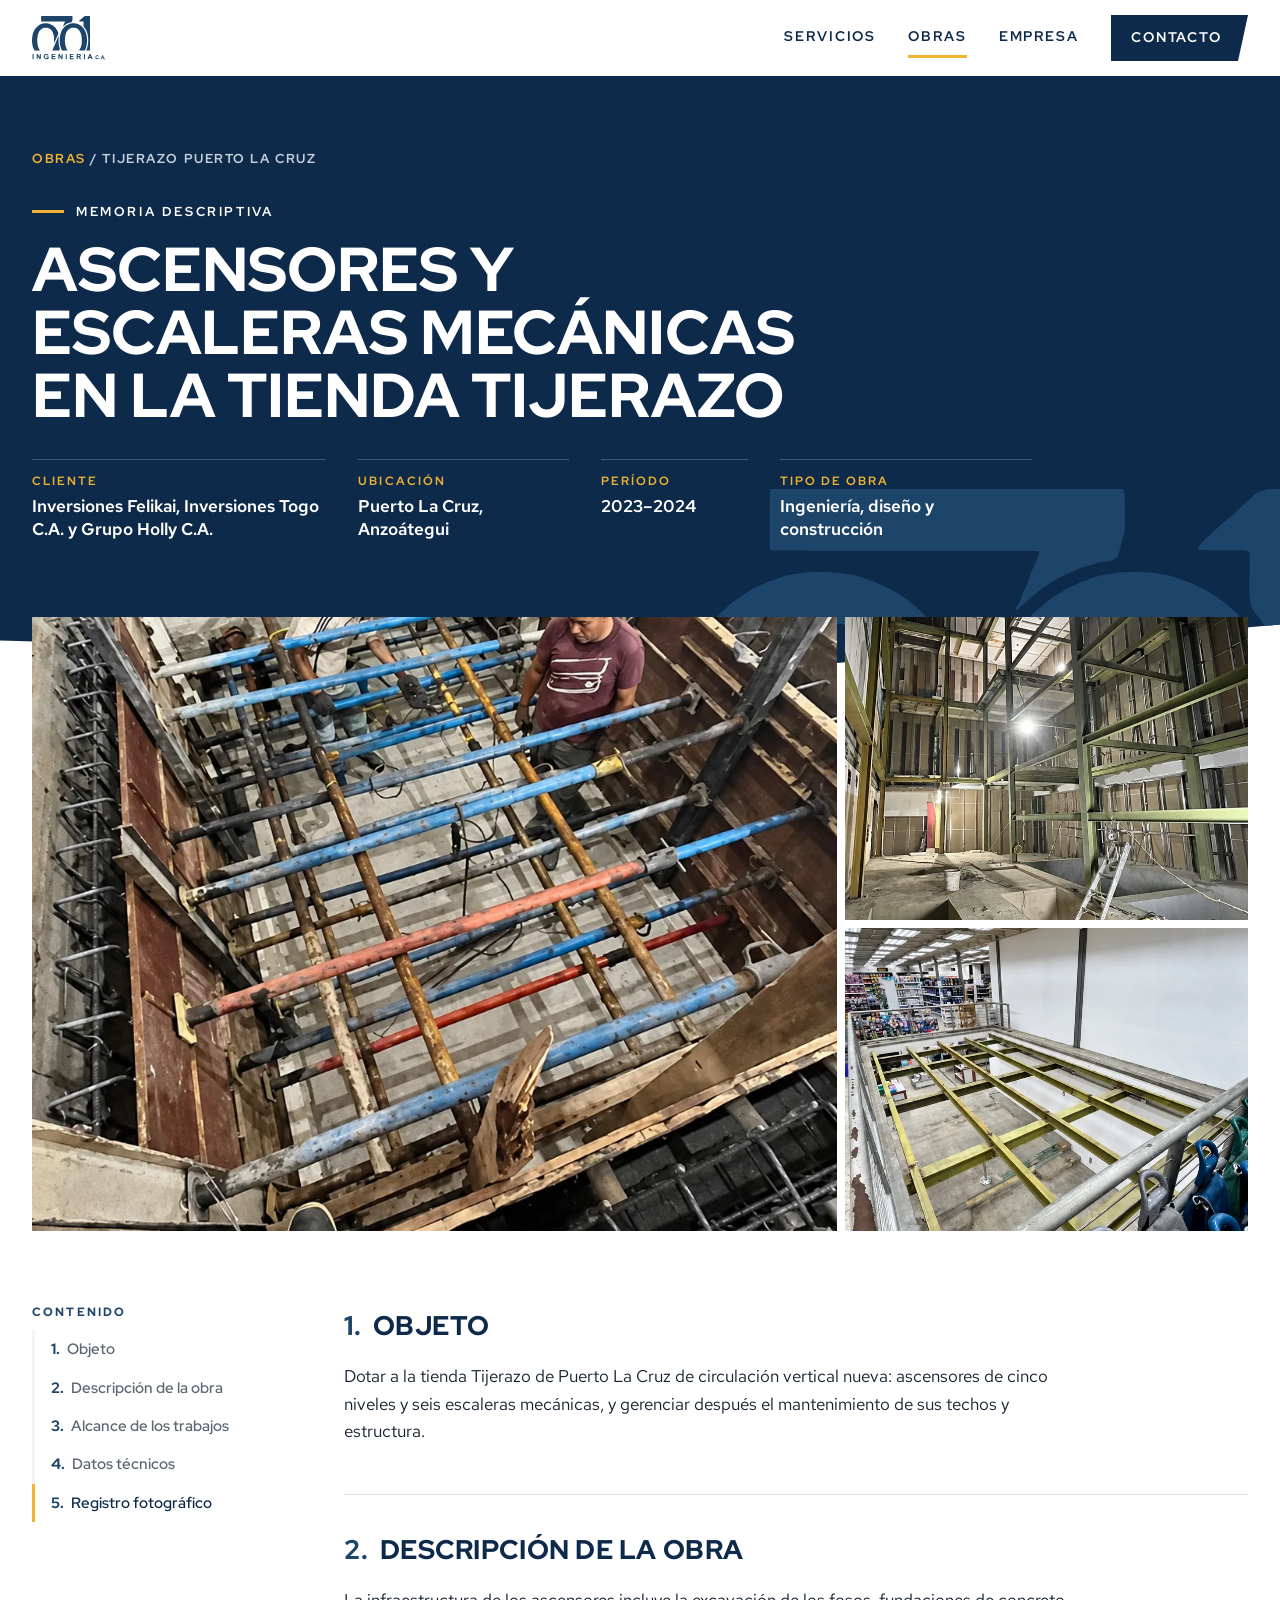
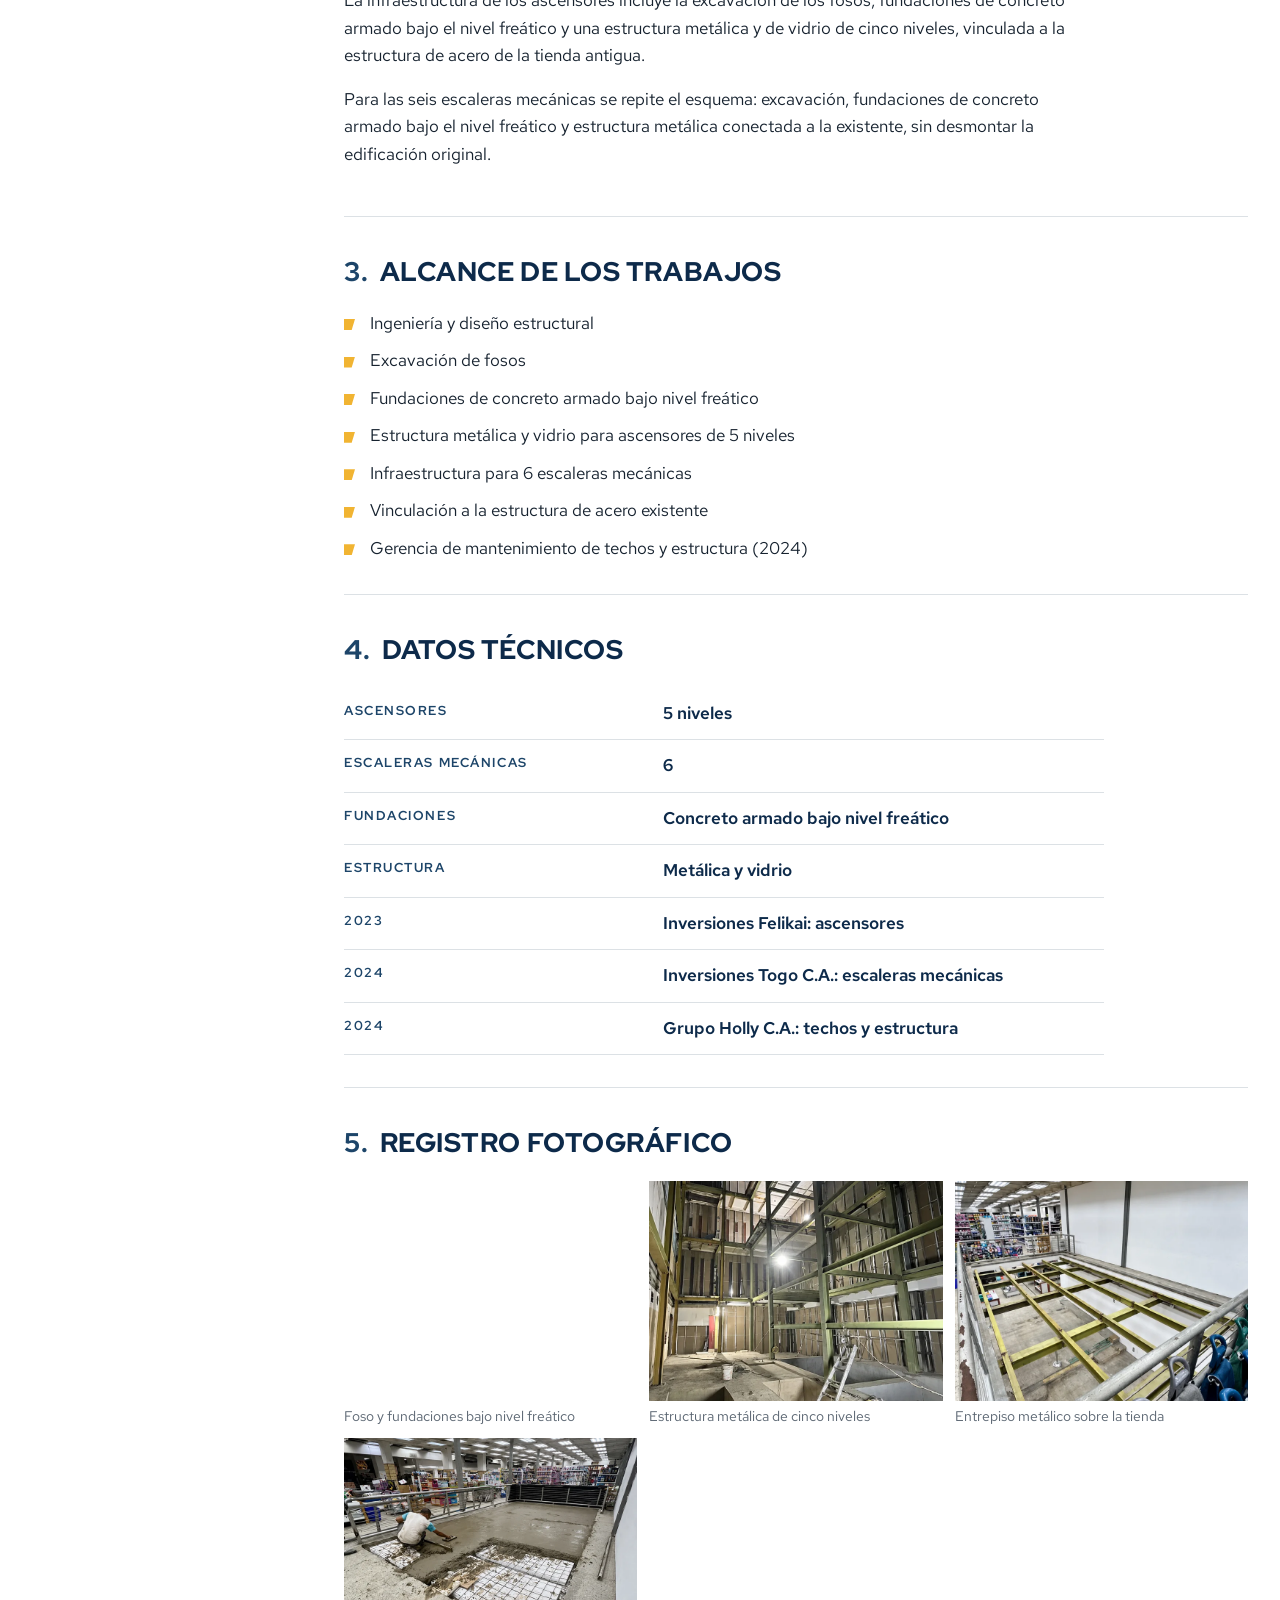
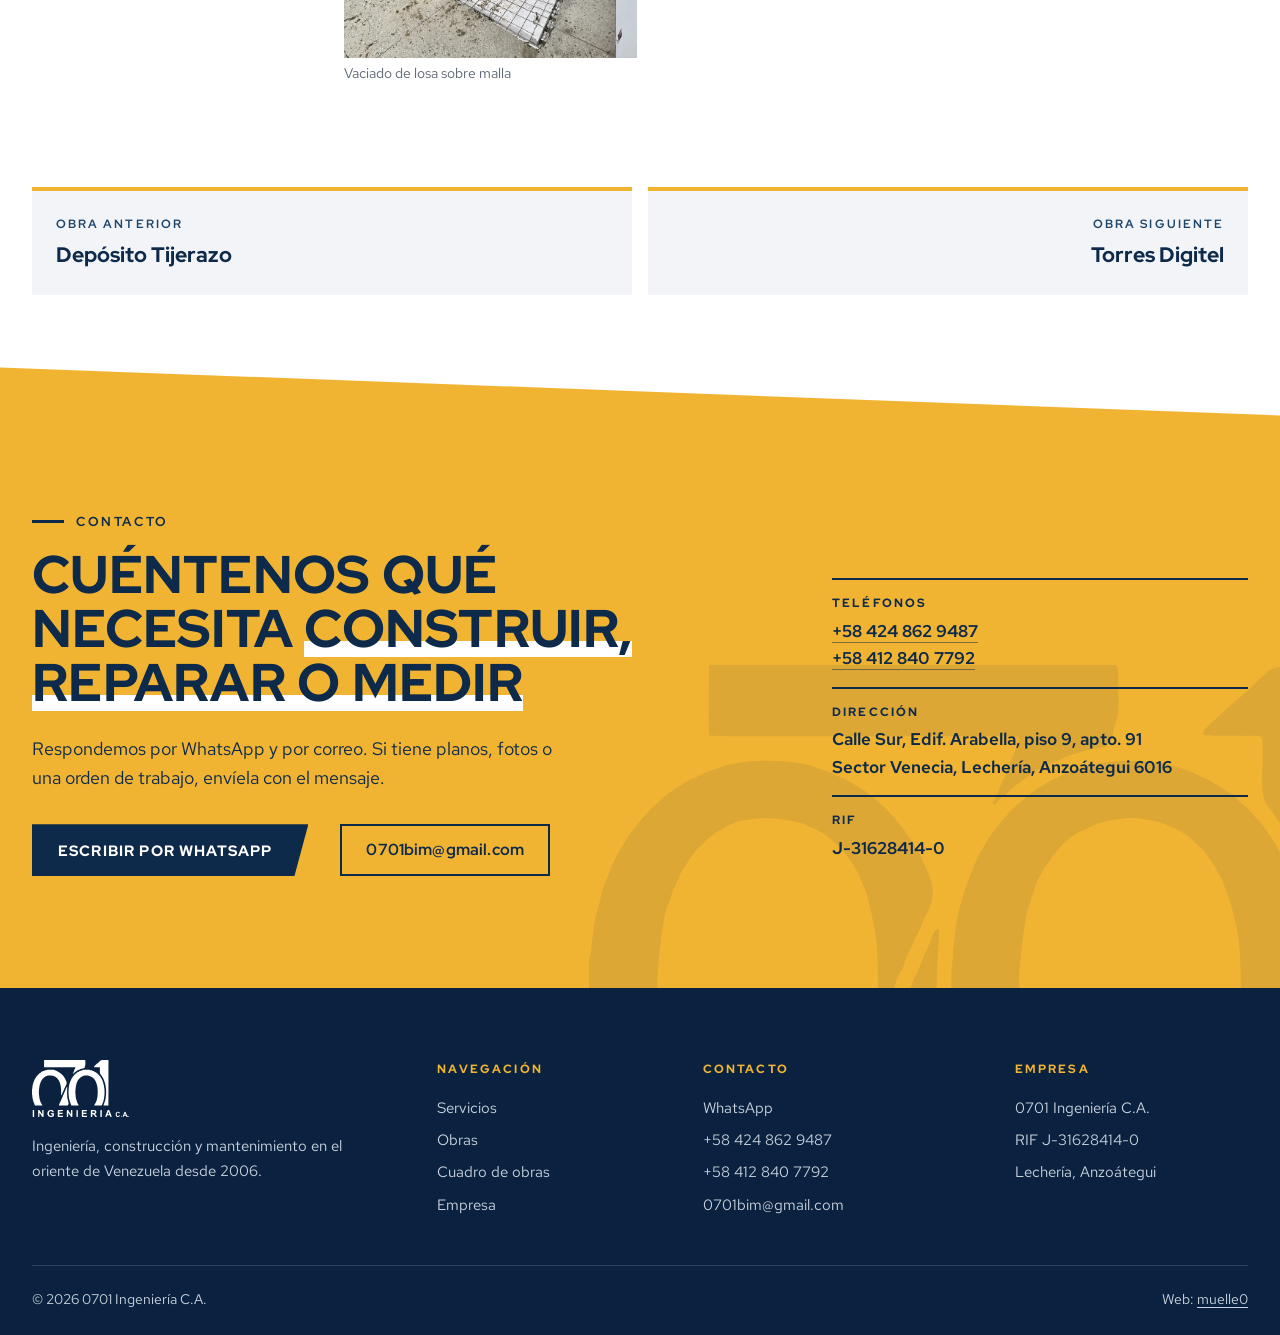
<file: public/obras/tienda-tijerazo-puerto-la-cruz/index.html>
<!doctype html>
<html lang="es">
<head>
<meta charset="utf-8">
<meta name="viewport" content="width=device-width, initial-scale=1">
<title>Ascensores y escaleras mecánicas en la tienda Tijerazo | Memoria descriptiva | 0701 Ingeniería C.A.</title>
<meta name="description" content="Fosos y fundaciones bajo el nivel freático para ascensores de 5 niveles y 6 escaleras mecánicas, unidos a la estructura de acero de la tienda existente.">
<meta name="theme-color" content="#0d2a4a">
<meta property="og:type" content="website">
<meta property="og:locale" content="es_VE">
<meta property="og:title" content="Ascensores y escaleras mecánicas en la tienda Tijerazo | Memoria descriptiva | 0701 Ingeniería C.A.">
<meta property="og:description" content="Fosos y fundaciones bajo el nivel freático para ascensores de 5 niveles y 6 escaleras mecánicas, unidos a la estructura de acero de la tienda existente.">
<meta property="og:image" content="../../img/compartir.jpg">
<link rel="icon" href="../../img/favicon.svg" type="image/svg+xml">
<link rel="icon" href="../../img/favicon-32.png" sizes="32x32" type="image/png">
<link rel="apple-touch-icon" href="../../img/apple-touch-icon.png">
<link rel="preload" href="../../fonts/redhat-display.woff2" as="font" type="font/woff2" crossorigin>
<link rel="stylesheet" href="../../css/estilos.css?v=14">
</head>
<body>
<a class="saltar" href="#contenido">Saltar al contenido</a>
<header class="cab">
  <div class="cab__in">
    <a class="cab__logo" href="../../" aria-label="0701 Ingeniería C.A., inicio"><svg class="logo" aria-hidden="true" focusable="false" xmlns="http://www.w3.org/2000/svg" viewBox="0 0 408 245"><path fill="currentColor" fill-rule="evenodd" d="M405.59,241.00C405.22,240.95 404.55,240.76 404.05,240.55C403.16,240.19 403.16,240.19 402.08,240.34C399.77,240.68 398.98,240.14 398.06,237.58C397.48,235.98 397.14,235.87 392.72,235.92C388.75,235.96 388.64,236.01 388.00,237.97C387.35,239.95 386.70,240.50 385.05,240.50C383.85,240.49 383.20,240.02 383.20,239.16C383.20,238.43 384.77,234.06 385.70,232.20C386.47,230.68 387.49,227.86 388.15,225.51C388.29,224.99 388.68,223.98 389.01,223.26C389.35,222.54 389.78,221.58 389.98,221.13C390.78,219.24 392.52,218.50 394.42,219.23C395.51,219.65 397.03,222.52 398.31,226.55C399.06,228.94 400.00,231.32 400.56,232.27C401.16,233.28 401.32,233.67 401.96,235.54C402.84,238.07 403.15,238.35 404.30,237.61C405.04,237.13 405.60,237.00 406.95,237.00L408.00,237.00L408.00,238.99C408.00,240.97 408.00,240.97 407.32,241.03C406.57,241.11 406.52,241.10 405.59,241.00ZM78.30,240.94C73.27,240.51 69.54,238.28 67.61,234.55C67.21,233.78 66.70,232.79 66.46,232.34C66.05,231.56 65.64,230.15 65.29,228.30C64.73,225.39 65.38,221.54 66.89,218.77C67.28,218.07 67.75,217.18 67.95,216.81C68.44,215.87 68.86,215.42 69.99,214.55C70.52,214.15 71.27,213.57 71.65,213.25C74.40,211.03 80.56,210.24 84.85,211.57C86.71,212.15 89.47,214.19 90.45,215.70C92.62,219.05 92.41,219.79 89.10,220.31C86.90,220.66 86.61,220.57 85.76,219.27C85.20,218.43 84.91,218.17 83.50,217.23C80.24,215.05 76.44,215.69 73.46,218.92C71.69,220.83 71.05,224.94 71.84,229.37C72.25,231.64 72.28,231.70 74.07,233.51C76.31,235.78 76.69,235.95 79.70,235.94C84.16,235.93 87.13,233.80 86.41,231.13C86.14,230.15 85.49,229.90 83.15,229.90C80.32,229.90 79.80,229.51 79.80,227.39C79.80,225.04 80.00,224.97 86.50,225.02C93.32,225.06 92.73,224.50 92.71,230.99C92.70,236.50 92.69,236.53 91.29,237.72C88.95,239.71 82.52,241.30 78.30,240.94ZM269.08,240.49C267.69,240.29 267.05,239.75 265.92,237.85C265.53,237.19 264.89,236.22 264.48,235.68C264.08,235.15 263.43,234.19 263.03,233.53C262.13,232.05 260.93,230.42 260.37,229.95C259.02,228.78 256.46,228.27 255.51,228.98C254.84,229.47 254.86,229.39 254.80,234.40C254.73,240.57 254.79,240.45 251.65,240.45C249.34,240.45 248.94,240.20 248.69,238.61C248.50,237.35 248.61,212.95 248.82,212.50C249.30,211.41 249.37,211.40 256.88,211.40C265.95,211.40 266.73,211.51 269.08,213.13C273.74,216.34 273.06,224.31 267.89,227.09C266.12,228.04 266.17,228.45 268.29,230.80C269.82,232.49 270.09,232.87 270.94,234.52C271.28,235.20 271.93,236.25 272.36,236.86C273.87,238.94 273.99,239.74 272.91,240.30C272.50,240.51 270.05,240.63 269.08,240.49ZM333.32,240.49C331.70,240.28 331.14,239.63 329.75,236.31C328.71,233.83 329.03,233.96 323.37,233.92C318.35,233.89 318.22,233.90 317.60,234.46C317.12,234.89 316.35,236.36 315.86,237.79C315.08,240.02 314.41,240.50 312.11,240.50C309.39,240.49 309.15,239.90 310.41,236.25C310.67,235.48 311.00,234.46 311.14,233.99C311.28,233.52 311.72,232.48 312.11,231.69C313.25,229.38 313.46,228.82 314.94,224.08C315.19,223.31 315.71,222.00 316.15,221.08C317.17,218.94 317.37,218.45 317.99,216.55C318.97,213.54 319.98,211.88 321.01,211.59C321.84,211.36 324.97,211.41 325.45,211.67C326.27,212.11 327.93,215.28 329.00,218.45C329.39,219.62 329.90,220.85 330.45,221.97C330.92,222.92 331.52,224.34 331.79,225.12C333.76,230.83 333.89,231.18 334.41,232.05C335.16,233.33 335.37,233.83 336.14,236.23C337.10,239.22 337.10,239.78 336.20,240.25C335.94,240.39 334.40,240.62 334.05,240.59C334.00,240.58 333.67,240.54 333.32,240.49ZM4.25,240.38C2.95,239.90 3.05,241.10 3.05,225.90C3.05,209.92 2.74,211.48 5.89,211.42C8.19,211.37 8.74,211.62 9.00,212.86C9.17,213.67 9.09,238.85 8.91,239.30C8.74,239.73 8.44,240.07 8.05,240.28C7.68,240.48 4.73,240.56 4.25,240.38ZM27.40,240.39C26.86,240.22 26.49,239.91 26.26,239.41C26.02,238.89 25.87,214.47 26.10,213.22C26.35,211.83 26.85,211.48 28.65,211.42C30.75,211.35 31.29,211.57 32.17,212.90C32.49,213.37 33.05,214.15 33.42,214.64C33.80,215.13 34.27,215.82 34.47,216.19C35.11,217.36 35.51,218.01 36.70,219.85C37.34,220.84 38.10,222.08 38.40,222.60C40.25,225.92 41.91,228.20 42.46,228.20C43.15,228.20 43.21,227.52 43.21,220.51C43.20,211.40 43.17,211.50 46.14,211.41C47.99,211.36 48.61,211.65 48.89,212.67C49.04,213.21 49.04,238.70 48.89,239.25C48.60,240.28 47.85,240.54 45.41,240.48C43.05,240.42 42.46,240.05 41.31,237.94C41.01,237.40 40.49,236.54 40.15,236.05C39.81,235.56 39.18,234.47 38.75,233.65C37.79,231.81 37.46,231.27 36.10,229.30C35.51,228.45 34.77,227.28 34.44,226.71C33.44,224.93 32.19,223.81 31.70,224.25C31.32,224.59 31.29,225.12 31.27,232.15C31.25,239.92 31.28,239.66 30.30,240.20C29.79,240.48 28.07,240.59 27.40,240.39ZM110.27,240.36C109.76,240.17 109.51,239.94 109.26,239.40C109.01,238.86 108.87,214.50 109.11,213.06C109.24,212.25 109.68,211.67 110.28,211.50C110.81,211.36 128.42,211.36 129.10,211.51C130.33,211.77 130.96,213.15 130.61,214.79C130.29,216.31 130.61,216.24 123.05,216.30C114.67,216.37 115.03,216.20 115.12,219.88C115.18,222.82 115.21,222.83 123.50,222.78C128.53,222.75 128.66,222.77 129.26,223.36C129.87,223.98 130.02,226.16 129.50,227.08C129.00,227.97 129.20,227.94 122.40,228.00C114.53,228.07 115.05,227.77 115.12,232.12C115.18,236.03 114.67,235.81 123.48,235.79C130.26,235.78 130.19,235.77 130.72,236.50C131.43,237.48 131.06,239.80 130.12,240.26C129.62,240.51 110.94,240.60 110.27,240.36ZM148.47,240.35C147.80,240.12 147.39,239.62 147.27,238.90C147.11,237.99 147.18,213.36 147.34,212.84C147.68,211.74 148.42,211.40 150.49,211.40C152.10,211.40 152.57,211.55 153.29,212.28C154.00,213.00 155.51,215.13 155.97,216.05C156.83,217.76 158.26,220.22 158.80,220.91C159.13,221.32 159.63,222.08 159.91,222.60C160.58,223.83 160.80,224.17 161.55,225.20C161.89,225.67 162.39,226.42 162.65,226.88C163.27,227.97 163.68,228.40 164.08,228.40C164.84,228.40 164.91,227.59 164.89,219.34C164.87,212.83 164.87,212.83 165.11,212.39C165.96,210.84 169.64,211.02 170.37,212.65C170.59,213.15 170.72,237.98 170.50,238.98C170.23,240.20 169.42,240.55 167.01,240.47C164.62,240.40 164.15,240.11 163.07,238.05C162.76,237.44 162.17,236.50 161.76,235.95C161.36,235.40 160.75,234.45 160.41,233.83C160.07,233.21 159.41,232.17 158.95,231.50C158.00,230.15 156.52,227.73 155.95,226.60C155.01,224.73 153.95,223.68 153.43,224.11C152.95,224.51 152.95,224.49 152.90,232.00C152.84,239.87 152.88,239.55 152.13,240.08C151.53,240.51 149.35,240.67 148.47,240.35ZM189.15,240.35C188.64,240.17 188.14,239.63 188.00,239.12C187.75,238.16 187.92,212.80 188.19,212.34C188.92,211.06 192.51,211.03 193.24,212.30C193.61,212.94 193.78,238.42 193.42,239.25C192.94,240.34 190.73,240.91 189.15,240.35ZM211.89,240.34C211.34,240.17 210.85,239.67 210.71,239.13C210.55,238.50 210.53,212.81 210.69,212.50C211.30,211.35 210.84,211.40 221.29,211.40C230.29,211.40 230.81,211.42 231.29,211.77C232.04,212.32 232.32,214.30 231.79,215.36C231.29,216.37 231.65,216.33 224.16,216.34C216.06,216.35 216.49,216.22 216.28,218.69C216.09,220.83 216.35,222.02 217.09,222.44C217.57,222.72 219.86,222.81 225.20,222.78C229.76,222.75 229.81,222.75 230.30,223.43C230.90,224.27 230.86,226.82 230.23,227.42C229.67,227.95 229.76,227.94 223.50,228.00C215.66,228.07 216.25,227.76 216.25,231.80C216.25,236.04 215.65,235.78 225.35,235.79C228.93,235.80 231.09,235.84 231.33,235.91C233.23,236.43 233.17,239.86 231.25,240.39C230.59,240.57 212.49,240.53 211.89,240.34ZM290.23,240.39C289.79,240.26 289.25,239.72 289.09,239.25C288.92,238.75 288.83,215.17 288.99,213.56C289.16,211.82 289.58,211.48 291.61,211.42C293.84,211.35 294.64,211.71 294.89,212.90C295.05,213.62 295.04,238.28 294.89,239.01C294.75,239.65 294.27,240.22 293.72,240.38C293.26,240.52 290.70,240.53 290.23,240.39ZM360.89,240.35C358.05,239.87 355.96,238.46 354.82,236.23C352.98,232.63 352.99,226.49 354.85,222.80C355.35,221.82 356.58,220.81 359.13,219.28C362.05,217.53 366.76,218.31 369.40,220.99C371.86,223.47 371.64,225.13 368.80,225.37C367.94,225.44 367.56,225.27 366.94,224.54C364.64,221.80 361.97,221.38 359.78,223.40C357.80,225.21 357.16,231.22 358.62,234.18C360.24,237.47 365.02,237.66 366.69,234.52C367.36,233.24 367.83,232.90 368.88,232.90C371.72,232.90 372.00,234.52 369.74,237.92C368.46,239.84 364.44,240.95 360.89,240.35ZM376.24,239.71C374.99,239.13 374.93,236.89 376.15,236.26C377.18,235.72 378.72,236.08 379.11,236.94C379.98,238.85 378.16,240.61 376.24,239.71ZM394.33,231.86C395.36,231.43 395.41,230.51 394.52,228.30C393.26,225.18 392.59,225.23 391.46,228.53C390.76,230.57 390.75,231.30 391.44,231.75C391.98,232.10 393.61,232.17 394.33,231.86ZM325.50,228.75C326.31,228.28 326.34,227.72 325.65,225.65C325.41,224.94 325.10,223.92 324.95,223.40C323.88,219.59 322.78,219.20 321.71,222.27C319.84,227.60 319.71,228.28 320.53,228.71C321.20,229.08 324.89,229.10 325.50,228.75ZM261.90,223.90C264.69,223.61 266.22,222.22 266.22,220.00C266.22,217.17 264.14,216.21 258.23,216.32C254.92,216.37 254.87,216.43 254.82,220.15C254.77,223.93 254.81,223.97 258.80,223.99C259.98,223.99 261.38,223.95 261.90,223.90ZM115.90,192.61C113.43,192.51 113.23,192.13 114.29,189.51C114.61,188.71 114.98,187.73 115.10,187.35C115.41,186.39 116.93,182.87 117.78,181.10C118.55,179.52 119.02,178.37 119.75,176.30C120.02,175.56 120.67,174.07 121.20,172.99C121.73,171.92 122.42,170.39 122.74,169.59C123.06,168.80 123.62,167.59 124.00,166.90C124.65,165.70 125.65,163.38 126.28,161.60C127.00,159.55 127.77,157.76 128.41,156.65C129.20,155.27 129.37,154.86 130.30,152.25C130.74,151.00 131.39,149.48 132.19,147.81C133.33,145.46 134.03,143.79 135.02,141.05C135.23,140.44 135.64,139.52 135.92,139.00C136.20,138.48 136.60,137.73 136.82,137.34C137.03,136.94 137.49,135.86 137.84,134.94C138.52,133.12 138.62,132.89 139.62,131.00C140.39,129.55 140.94,128.23 141.76,125.85C142.19,124.61 142.68,123.49 143.58,121.71C144.58,119.73 144.95,118.85 145.61,116.96C146.82,113.48 147.64,112.29 148.63,112.54C149.23,112.69 149.23,113.41 148.50,124.05C147.89,133.00 148.00,146.20 148.75,153.35C148.83,154.12 148.97,155.69 149.05,156.85C149.15,158.14 149.32,159.53 149.50,160.45C149.66,161.28 149.88,162.47 149.99,163.10C150.10,163.73 150.35,164.75 150.54,165.35C151.00,166.82 151.75,169.74 151.95,170.85C152.04,171.34 152.25,172.27 152.41,172.90C155.51,184.61 155.49,183.99 152.89,189.28C151.18,192.76 153.22,192.39 135.30,192.50C127.35,192.55 120.06,192.61 119.10,192.63C118.14,192.65 116.70,192.64 115.90,192.61ZM13.67,192.45C12.68,192.13 11.87,190.67 10.36,186.50C10.05,185.65 9.68,184.68 9.55,184.35C9.41,184.02 9.04,182.96 8.71,182.00C8.07,180.11 7.90,179.72 7.18,178.40C6.68,177.47 5.50,173.95 5.05,172.04C4.91,171.44 4.64,170.43 4.45,169.80C4.26,169.17 4.04,168.33 3.95,167.95C3.86,167.56 3.62,166.71 3.41,166.05C2.81,164.21 2.13,160.97 2.00,159.40C1.88,158.03 1.36,153.20 1.20,152.00C1.15,151.64 1.09,150.72 1.05,149.95C0.94,147.55 0.65,145.89 0.19,145.12C-0.15,144.53 -0.10,125.06 0.25,124.46C0.63,123.81 0.87,122.71 0.99,120.95C1.14,119.01 1.24,118.07 1.55,115.80C1.69,114.84 1.86,113.35 1.94,112.50C2.20,109.74 2.73,107.03 3.45,104.80C4.04,102.97 4.53,101.14 4.90,99.40C5.48,96.62 6.45,93.47 7.27,91.66C7.85,90.38 8.79,88.09 9.28,86.74C9.75,85.47 11.25,82.25 11.74,81.46C11.98,81.07 12.47,80.16 12.83,79.44C13.20,78.71 13.95,77.43 14.52,76.58C15.09,75.74 15.88,74.46 16.29,73.75C16.70,73.03 17.17,72.21 17.34,71.92C17.51,71.62 18.06,70.97 18.55,70.47C19.19,69.82 19.66,69.21 20.15,68.41C20.65,67.61 21.20,66.90 22.05,65.98C22.71,65.27 23.45,64.45 23.70,64.16C24.73,62.94 27.82,59.83 28.65,59.17C29.14,58.77 30.07,57.96 30.70,57.37C32.19,55.97 35.44,53.50 37.13,52.51C37.85,52.07 38.90,51.40 39.45,51.00C41.26,49.70 42.54,49.01 45.25,47.88C45.91,47.61 47.21,46.99 48.15,46.50C49.91,45.59 50.76,45.25 51.95,44.95C52.66,44.77 54.45,44.13 56.25,43.42C57.79,42.81 59.92,42.30 62.55,41.91C63.27,41.80 64.37,41.62 65.00,41.51C70.76,40.51 80.71,40.57 88.24,41.65C92.91,42.32 93.93,42.57 96.92,43.76C97.94,44.17 99.36,44.65 100.07,44.84C101.97,45.35 102.66,45.62 104.65,46.65C105.64,47.17 107.15,47.89 108.00,48.25C110.43,49.31 111.31,49.75 112.32,50.43C112.83,50.78 113.52,51.22 113.85,51.40C114.38,51.70 116.19,52.81 117.68,53.77C117.97,53.95 118.53,54.40 118.92,54.77C119.32,55.13 120.10,55.77 120.65,56.19C121.20,56.60 122.10,57.35 122.64,57.85C123.19,58.34 124.19,59.21 124.87,59.78C125.54,60.35 126.10,60.85 126.10,60.91C126.10,60.96 126.82,61.73 127.70,62.61C128.59,63.50 129.75,64.77 130.29,65.43C130.83,66.10 131.60,67.01 132.00,67.45C133.08,68.63 133.40,69.05 134.83,71.20C135.55,72.27 136.42,73.54 136.78,74.03C137.13,74.51 137.67,75.36 137.97,75.93C138.27,76.49 138.84,77.40 139.23,77.95C140.09,79.16 141.09,81.07 141.85,82.93C142.16,83.69 142.90,85.30 143.50,86.51C144.10,87.72 144.71,89.10 144.86,89.58C145.00,90.06 145.32,91.09 145.57,91.86C147.08,96.65 146.30,102.13 143.46,106.64C143.16,107.13 142.77,107.87 142.59,108.29C142.42,108.71 142.12,109.41 141.93,109.85C141.74,110.29 141.36,111.22 141.10,111.92C140.83,112.62 140.30,113.76 139.90,114.45C139.03,115.99 138.61,116.90 138.08,118.40C137.61,119.73 137.59,119.79 136.74,121.25C135.99,122.55 135.12,124.58 134.31,126.94C133.57,129.07 133.36,129.53 132.45,131.15C131.70,132.46 130.57,135.10 130.05,136.74C129.89,137.23 129.27,138.62 128.65,139.84C127.65,141.83 126.82,143.85 125.94,146.42C125.34,148.19 124.30,149.40 123.71,149.03C123.16,148.69 123.11,147.67 123.06,135.85C123.02,124.84 122.93,122.63 122.40,117.80C121.87,113.09 121.84,112.90 121.51,111.74C121.35,111.19 121.08,109.96 120.91,109.00C120.73,108.04 120.51,106.91 120.40,106.50C120.30,106.09 120.12,105.19 120.00,104.50C119.89,103.81 119.66,102.77 119.50,102.18C119.34,101.60 119.10,100.63 118.96,100.03C118.60,98.41 118.05,96.80 117.40,95.40C117.08,94.71 116.40,93.07 115.89,91.75C114.48,88.13 112.73,85.06 110.40,82.10C109.90,81.47 109.14,80.45 108.70,79.85C107.73,78.50 107.36,78.09 106.40,77.28C105.98,76.93 105.23,76.22 104.73,75.69C104.22,75.17 103.44,74.47 102.99,74.14C102.54,73.82 101.67,73.15 101.06,72.67C99.74,71.62 99.20,71.32 95.26,69.41C92.09,67.88 90.79,67.38 88.80,66.95C88.17,66.82 87.24,66.59 86.73,66.46C86.22,66.32 85.19,66.14 84.43,66.05C83.67,65.96 82.40,65.78 81.60,65.64C78.88,65.18 73.53,65.08 70.95,65.44C70.40,65.52 68.94,65.72 67.70,65.89C66.46,66.06 65.22,66.26 64.95,66.34C61.41,67.32 60.83,67.55 58.30,69.00C57.56,69.42 56.30,70.09 55.50,70.48C54.39,71.03 53.85,71.36 53.20,71.91C52.73,72.31 51.82,73.05 51.17,73.58C50.51,74.10 49.73,74.80 49.42,75.14C49.10,75.47 48.27,76.31 47.57,76.99C46.87,77.67 46.01,78.57 45.66,78.99C45.31,79.41 44.67,80.15 44.23,80.64C43.73,81.18 43.20,81.92 42.85,82.54C42.53,83.09 41.72,84.41 41.04,85.47C39.04,88.58 38.86,88.93 37.75,91.80C37.44,92.60 36.88,93.81 36.51,94.50C35.73,95.94 35.53,96.44 35.10,97.94C34.69,99.36 33.92,101.63 33.47,102.70C33.07,103.66 32.19,106.97 31.95,108.40C31.86,108.92 31.66,110.00 31.50,110.80C31.26,111.99 30.82,115.22 30.54,117.90C30.51,118.20 30.40,119.01 30.30,119.70C30.20,120.39 30.09,121.49 30.05,122.15C30.02,122.81 29.84,124.70 29.65,126.35C29.24,129.99 29.04,134.24 29.14,137.25C29.20,139.28 29.45,143.29 29.55,143.80C29.59,144.05 30.03,148.82 30.15,150.35C30.24,151.49 30.58,154.57 30.75,155.80C30.83,156.38 30.97,157.49 31.05,158.27C31.13,159.05 31.28,160.08 31.39,160.57C31.50,161.05 31.75,162.33 31.95,163.40C32.44,166.05 32.85,167.62 33.79,170.45C34.22,171.77 34.72,173.39 34.90,174.05C35.27,175.44 35.89,176.90 36.66,178.21C37.19,179.11 37.48,179.69 38.80,182.47C39.44,183.81 39.71,184.24 40.70,185.50C41.43,186.42 41.50,186.54 42.64,188.95C43.72,191.22 43.74,191.87 42.76,192.31C42.15,192.58 14.48,192.71 13.67,192.45ZM167.95,192.51C167.46,192.39 167.05,192.13 166.70,191.74C165.91,190.83 163.82,186.00 163.14,183.50C162.81,182.32 161.95,180.02 161.34,178.73C160.66,177.27 160.57,177.02 159.70,174.14C159.26,172.68 158.72,171.03 158.51,170.47C157.73,168.39 157.12,166.01 156.95,164.35C156.91,164.02 156.71,162.87 156.50,161.80C156.28,160.73 156.04,159.15 155.95,158.30C155.87,157.45 155.73,156.25 155.65,155.65C155.36,153.35 155.11,150.89 155.00,149.25C154.91,147.66 154.74,145.34 154.34,139.90C154.15,137.33 154.28,130.05 154.56,128.20C154.63,127.68 154.79,125.92 154.90,124.30C155.10,121.40 155.32,119.12 155.70,115.95C155.81,115.07 155.97,113.74 156.05,113.00C156.13,112.26 156.33,110.95 156.49,110.10C156.65,109.25 156.86,108.03 156.95,107.40C157.28,105.12 157.75,103.17 158.35,101.60C158.54,101.10 158.97,99.67 159.30,98.42C160.04,95.64 160.91,92.91 161.37,91.90C161.75,91.08 162.73,88.63 163.51,86.52C164.58,83.67 168.24,76.63 169.80,74.45C170.11,74.01 170.62,73.22 170.93,72.70C171.24,72.18 171.93,71.25 172.46,70.65C172.99,70.05 173.79,69.01 174.23,68.35C174.72,67.61 175.42,66.75 176.05,66.10C176.61,65.52 177.50,64.53 178.02,63.90C179.42,62.22 181.46,60.18 182.95,58.99C183.67,58.42 184.64,57.57 185.12,57.09C185.60,56.61 186.39,55.95 186.87,55.61C187.35,55.28 188.21,54.63 188.77,54.17C190.11,53.06 190.09,53.07 191.95,52.03C192.83,51.53 194.09,50.78 194.75,50.35C196.27,49.36 197.47,48.72 198.79,48.20C199.36,47.98 200.69,47.35 201.74,46.81C203.18,46.07 204.08,45.69 205.40,45.25C206.36,44.93 207.82,44.42 208.65,44.12C209.47,43.82 210.49,43.45 210.91,43.29C212.31,42.78 214.71,42.21 216.35,42.00C217.23,41.89 218.67,41.67 219.55,41.51C222.65,40.94 228.22,40.70 233.95,40.89C238.67,41.04 239.18,41.08 240.85,41.41C241.67,41.57 243.29,41.84 244.43,42.00C246.70,42.33 248.65,42.79 250.11,43.34C250.63,43.53 252.02,44.01 253.20,44.41C255.67,45.23 257.09,45.79 258.65,46.58C259.25,46.88 260.29,47.36 260.95,47.65C264.63,49.27 265.46,49.70 267.01,50.82C267.43,51.12 268.28,51.64 268.91,51.99C270.44,52.82 275.50,56.61 277.13,58.14C277.80,58.77 278.78,59.62 279.30,60.03C279.84,60.45 280.53,61.10 280.90,61.55C281.26,61.99 281.99,62.80 282.52,63.37C283.05,63.93 283.88,64.86 284.36,65.42C284.85,65.99 285.63,66.88 286.11,67.40C286.58,67.92 287.37,68.91 287.85,69.60C290.50,73.35 291.56,74.95 292.11,76.04C292.78,77.35 293.62,78.86 294.72,80.73C295.11,81.38 295.64,82.46 295.92,83.13C296.19,83.80 296.90,85.34 297.50,86.55C298.30,88.18 298.67,89.04 298.90,89.87C299.07,90.49 299.32,91.32 299.46,91.72C299.59,92.12 299.89,93.12 300.11,93.95C300.33,94.78 300.87,96.51 301.30,97.80C302.18,100.44 302.81,102.81 303.05,104.45C303.14,105.05 303.35,106.16 303.50,106.90C303.86,108.56 303.96,109.17 304.10,110.45C304.16,111.00 304.36,112.40 304.55,113.55C304.74,114.70 304.97,116.26 305.05,117.00C305.14,117.74 305.34,119.03 305.50,119.85C306.23,123.62 306.55,129.73 306.47,138.15C306.40,145.13 306.10,150.02 305.60,152.49C305.43,153.28 305.19,154.76 305.04,155.79C304.90,156.81 304.68,158.28 304.55,159.05C304.41,159.82 304.21,161.21 304.10,162.15C303.99,163.08 303.74,164.54 303.55,165.40C303.36,166.25 303.11,167.55 303.00,168.29C302.70,170.12 302.02,172.61 301.42,174.05C301.14,174.71 300.49,176.65 299.96,178.35C298.61,182.77 298.26,183.66 297.09,185.70C296.83,186.17 296.42,187.00 296.19,187.55C294.35,192.00 293.94,192.23 287.60,192.28C286.36,192.29 280.69,192.37 275.00,192.46C269.31,192.54 264.49,192.58 264.30,192.55C262.72,192.25 262.71,190.89 264.27,188.45C264.65,187.84 265.49,186.33 266.13,185.09C266.77,183.85 267.71,182.21 268.20,181.44C269.22,179.88 270.46,177.43 271.10,175.70C271.34,175.07 271.68,174.21 271.87,173.80C272.64,172.13 272.92,171.42 273.30,170.11C273.85,168.19 274.56,165.23 274.85,163.56C274.99,162.79 275.28,161.54 275.50,160.80C275.74,159.97 275.96,158.95 276.05,158.15C276.14,157.44 276.30,156.33 276.41,155.70C276.71,153.85 276.89,152.02 277.00,149.40C277.10,146.99 277.17,145.95 277.41,142.95C277.70,139.39 277.53,127.21 277.15,124.15C277.12,123.93 277.06,122.78 277.00,121.60C276.82,117.68 276.08,112.63 275.35,110.28C275.21,109.85 274.99,108.92 274.85,108.21C274.71,107.50 274.51,106.60 274.40,106.22C274.29,105.84 274.11,105.09 274.00,104.56C273.64,102.91 272.82,100.16 272.42,99.23C272.20,98.75 271.84,97.81 271.61,97.16C271.38,96.50 271.02,95.51 270.80,94.96C270.59,94.40 270.20,93.36 269.94,92.65C269.39,91.11 268.91,90.12 268.03,88.72C267.68,88.15 267.21,87.31 267.01,86.86C266.45,85.65 265.66,84.40 264.30,82.59C263.64,81.71 262.74,80.46 262.31,79.82C261.50,78.63 261.11,78.19 260.05,77.36C259.72,77.10 259.12,76.52 258.71,76.08C258.30,75.64 257.49,74.91 256.91,74.46C256.33,74.02 255.43,73.27 254.90,72.81C252.14,70.39 243.37,66.60 239.21,66.05C238.57,65.96 237.31,65.78 236.40,65.65C231.71,64.96 228.89,65.01 223.42,65.91C220.62,66.36 216.05,67.57 215.45,68.01C215.12,68.25 212.71,69.37 211.40,69.90C206.30,71.95 202.31,74.99 199.46,78.97C199.11,79.45 198.52,80.19 198.15,80.60C197.78,81.01 197.11,81.89 196.67,82.55C196.23,83.21 195.50,84.22 195.05,84.80C193.95,86.20 192.82,88.18 190.94,92.00C190.45,92.98 188.51,98.78 188.00,100.78C187.94,101.02 187.69,101.71 187.45,102.33C186.90,103.75 186.26,106.22 186.05,107.76C185.96,108.41 185.76,109.53 185.60,110.25C185.29,111.65 185.19,112.35 184.95,114.60C184.86,115.40 184.66,117.06 184.50,118.30C184.33,119.54 184.15,121.11 184.10,121.80C184.04,122.49 183.86,124.31 183.70,125.85C183.32,129.47 183.20,131.74 183.20,135.52C183.20,139.14 183.25,140.09 183.80,145.85C183.85,146.40 183.99,147.99 184.10,149.38C184.21,150.77 184.41,152.68 184.55,153.63C184.69,154.58 184.89,156.19 185.00,157.23C185.11,158.26 185.34,159.77 185.51,160.58C185.67,161.39 185.89,162.59 186.00,163.25C186.28,164.90 186.83,166.82 187.39,168.14C187.89,169.31 188.39,170.77 189.40,174.05C190.21,176.69 190.66,177.95 191.62,180.30C192.84,183.28 192.99,183.56 194.88,186.40C197.72,190.66 198.08,191.67 196.97,192.27C196.53,192.52 168.90,192.74 167.95,192.51ZM303.23,192.41C302.52,192.08 302.31,191.27 302.65,190.14C302.73,189.87 302.90,189.13 303.04,188.50C303.32,187.16 304.36,183.84 304.84,182.72C305.03,182.30 305.48,181.25 305.85,180.40C306.22,179.55 306.77,178.11 307.07,177.20C307.37,176.29 307.88,174.91 308.21,174.13C308.95,172.36 309.62,169.97 310.01,167.70C310.17,166.74 310.42,165.39 310.55,164.70C310.68,164.01 310.86,162.80 310.95,162.00C311.03,161.20 311.26,159.49 311.45,158.20C311.63,156.91 311.86,155.11 311.94,154.20C312.03,153.29 312.28,151.45 312.50,150.10C313.03,146.88 313.11,145.55 313.17,137.65C313.25,127.89 313.03,123.72 312.26,120.03C312.18,119.65 312.04,118.62 311.95,117.74C311.87,116.87 311.66,115.30 311.49,114.27C311.33,113.24 311.11,111.57 311.00,110.57C310.90,109.57 310.65,108.01 310.46,107.10C310.27,106.19 310.04,104.91 309.95,104.25C309.76,102.83 308.93,99.47 308.51,98.34C308.18,97.50 307.65,95.71 307.06,93.50C306.49,91.40 305.72,89.14 305.24,88.18C305.00,87.71 304.63,86.80 304.41,86.18C304.20,85.55 303.84,84.57 303.62,83.99C303.39,83.42 303.05,82.50 302.84,81.95C302.44,80.86 301.62,79.17 301.02,78.18C300.81,77.83 300.09,76.45 299.42,75.10C298.43,73.10 298.06,72.46 297.40,71.60C296.96,71.02 296.19,69.97 295.71,69.25C295.22,68.53 294.42,67.48 293.92,66.90C293.36,66.27 292.77,65.44 292.41,64.79C292.06,64.19 291.45,63.33 291.00,62.80C288.11,59.47 287.15,57.47 286.90,54.28C286.84,53.49 286.72,52.04 286.64,51.05C286.51,49.59 286.50,48.90 286.59,47.40C286.83,43.05 286.90,32.82 286.69,31.72C286.57,31.10 286.15,30.56 285.67,30.41C285.02,30.21 283.93,30.18 273.35,30.11C260.89,30.02 261.51,30.08 261.50,29.00C261.50,28.25 263.42,25.94 265.61,24.06C267.27,22.63 268.71,21.29 270.75,19.30C272.15,17.93 273.07,17.12 274.25,16.25C275.17,15.57 276.38,14.55 277.10,13.86C277.79,13.19 278.73,12.35 279.20,12.00C279.67,11.65 280.61,10.80 281.31,10.11C283.08,8.33 285.49,6.07 286.60,5.13C287.12,4.69 287.86,3.98 288.24,3.55C289.34,2.32 290.51,1.70 293.02,1.00C293.93,0.75 294.27,0.61 294.58,0.34C294.98,-0.00 294.98,-0.00 308.67,0.00L322.35,0.00L322.62,0.68C322.77,1.05 322.93,1.55 322.99,1.80C323.16,2.57 323.22,190.75 323.05,191.23C322.63,192.44 322.67,192.43 316.40,192.51C306.18,192.64 303.71,192.62 303.23,192.41ZM172.20,59.30C171.74,58.84 171.97,58.06 172.90,56.99C173.50,56.29 173.77,55.72 174.28,54.10C174.82,52.38 175.79,49.88 176.20,49.16C176.97,47.81 177.44,46.74 178.11,44.80C179.24,41.51 179.94,39.71 180.63,38.35C180.99,37.64 181.52,36.42 181.80,35.65C182.09,34.88 182.52,33.77 182.76,33.18C183.47,31.45 183.35,30.77 182.27,30.45C181.80,30.31 175.49,30.29 116.98,30.31C52.75,30.33 52.21,30.33 51.83,30.13C50.88,29.64 50.95,30.71 50.98,15.90C50.99,7.33 51.04,2.27 51.12,1.38L51.23,0.00L137.85,-0.00L224.47,-0.00L224.78,0.67C225.26,1.74 225.28,1.89 225.37,6.85C225.58,18.94 225.45,21.51 224.45,24.09C224.10,24.99 223.56,27.05 222.96,29.80C222.01,34.13 220.58,35.23 215.15,35.75C213.45,35.92 212.41,36.13 211.20,36.55C210.79,36.70 209.96,36.94 209.35,37.10C205.87,37.98 203.49,38.80 201.40,39.85C200.60,40.25 199.41,40.76 198.75,40.98C196.95,41.59 194.81,42.56 193.30,43.46C192.56,43.90 191.49,44.50 190.93,44.79C190.37,45.09 189.61,45.57 189.23,45.86C188.86,46.16 187.92,46.82 187.15,47.33C184.48,49.12 182.96,50.22 182.11,50.99C181.64,51.42 180.89,52.03 180.45,52.35C180.01,52.67 179.04,53.52 178.30,54.24C177.53,54.99 176.54,55.83 176.00,56.20C174.72,57.07 174.42,57.36 173.75,58.36C173.02,59.44 172.60,59.70 172.20,59.30Z"/></svg></a>
    <button class="cab__menu" type="button" aria-expanded="false" aria-controls="nav">Menú</button>
    <nav id="nav" class="nav" aria-label="Principal">
      <a href="../../#servicios">Servicios</a>
      <a href="../../obras/" aria-current="page">Obras</a>
      <a href="../../#empresa">Empresa</a>
      <a class="nav__cta" href="../../#contacto">Contacto</a>
    </nav>
  </div>
</header>

<main id="contenido">
<section class="cabeza-pag cabeza-pag--memo">
  <svg class="cabeza-pag__marca" aria-hidden="true" focusable="false" xmlns="http://www.w3.org/2000/svg" viewBox="0 0 327 196"><path fill="currentColor" fill-rule="evenodd" d="M115.90,192.61C113.43,192.51 113.23,192.13 114.29,189.51C114.61,188.71 114.98,187.73 115.10,187.35C115.41,186.39 116.93,182.87 117.78,181.10C118.55,179.52 119.02,178.37 119.75,176.30C120.02,175.56 120.67,174.07 121.20,172.99C121.73,171.92 122.42,170.39 122.74,169.59C123.06,168.80 123.62,167.59 124.00,166.90C124.65,165.70 125.65,163.38 126.28,161.60C127.00,159.55 127.77,157.76 128.41,156.65C129.20,155.27 129.37,154.86 130.30,152.25C130.74,151.00 131.39,149.48 132.19,147.81C133.33,145.46 134.03,143.79 135.02,141.05C135.23,140.44 135.64,139.52 135.92,139.00C136.20,138.48 136.60,137.73 136.82,137.34C137.03,136.94 137.49,135.86 137.84,134.94C138.52,133.12 138.62,132.89 139.62,131.00C140.39,129.55 140.94,128.23 141.76,125.85C142.19,124.61 142.68,123.49 143.58,121.71C144.58,119.73 144.95,118.85 145.61,116.96C146.82,113.48 147.64,112.29 148.63,112.54C149.23,112.69 149.23,113.41 148.50,124.05C147.89,133.00 148.00,146.20 148.75,153.35C148.83,154.12 148.97,155.69 149.05,156.85C149.15,158.14 149.32,159.53 149.50,160.45C149.66,161.28 149.88,162.47 149.99,163.10C150.10,163.73 150.35,164.75 150.54,165.35C151.00,166.82 151.75,169.74 151.95,170.85C152.04,171.34 152.25,172.27 152.41,172.90C155.51,184.61 155.49,183.99 152.89,189.28C151.18,192.76 153.22,192.39 135.30,192.50C127.35,192.55 120.06,192.61 119.10,192.63C118.14,192.65 116.70,192.64 115.90,192.61ZM13.67,192.45C12.68,192.13 11.87,190.67 10.36,186.50C10.05,185.65 9.68,184.68 9.55,184.35C9.41,184.02 9.04,182.96 8.71,182.00C8.07,180.11 7.90,179.72 7.18,178.40C6.68,177.47 5.50,173.95 5.05,172.04C4.91,171.44 4.64,170.43 4.45,169.80C4.26,169.17 4.04,168.33 3.95,167.95C3.86,167.56 3.62,166.71 3.41,166.05C2.81,164.21 2.13,160.97 2.00,159.40C1.88,158.03 1.36,153.20 1.20,152.00C1.15,151.64 1.09,150.72 1.05,149.95C0.94,147.55 0.65,145.89 0.19,145.12C-0.15,144.53 -0.10,125.06 0.25,124.46C0.63,123.81 0.87,122.71 0.99,120.95C1.14,119.01 1.24,118.07 1.55,115.80C1.69,114.84 1.86,113.35 1.94,112.50C2.20,109.74 2.73,107.03 3.45,104.80C4.04,102.97 4.53,101.14 4.90,99.40C5.48,96.62 6.45,93.47 7.27,91.66C7.85,90.38 8.79,88.09 9.28,86.74C9.75,85.47 11.25,82.25 11.74,81.46C11.98,81.07 12.47,80.16 12.83,79.44C13.20,78.71 13.95,77.43 14.52,76.58C15.09,75.74 15.88,74.46 16.29,73.75C16.70,73.03 17.17,72.21 17.34,71.92C17.51,71.62 18.06,70.97 18.55,70.47C19.19,69.82 19.66,69.21 20.15,68.41C20.65,67.61 21.20,66.90 22.05,65.98C22.71,65.27 23.45,64.45 23.70,64.16C24.73,62.94 27.82,59.83 28.65,59.17C29.14,58.77 30.07,57.96 30.70,57.37C32.19,55.97 35.44,53.50 37.13,52.51C37.85,52.07 38.90,51.40 39.45,51.00C41.26,49.70 42.54,49.01 45.25,47.88C45.91,47.61 47.21,46.99 48.15,46.50C49.91,45.59 50.76,45.25 51.95,44.95C52.66,44.77 54.45,44.13 56.25,43.42C57.79,42.81 59.92,42.30 62.55,41.91C63.27,41.80 64.37,41.62 65.00,41.51C70.76,40.51 80.71,40.57 88.24,41.65C92.91,42.32 93.93,42.57 96.92,43.76C97.94,44.17 99.36,44.65 100.07,44.84C101.97,45.35 102.66,45.62 104.65,46.65C105.64,47.17 107.15,47.89 108.00,48.25C110.43,49.31 111.31,49.75 112.32,50.43C112.83,50.78 113.52,51.22 113.85,51.40C114.38,51.70 116.19,52.81 117.68,53.77C117.97,53.95 118.53,54.40 118.92,54.77C119.32,55.13 120.10,55.77 120.65,56.19C121.20,56.60 122.10,57.35 122.64,57.85C123.19,58.34 124.19,59.21 124.87,59.78C125.54,60.35 126.10,60.85 126.10,60.91C126.10,60.96 126.82,61.73 127.70,62.61C128.59,63.50 129.75,64.77 130.29,65.43C130.83,66.10 131.60,67.01 132.00,67.45C133.08,68.63 133.40,69.05 134.83,71.20C135.55,72.27 136.42,73.54 136.78,74.03C137.13,74.51 137.67,75.36 137.97,75.93C138.27,76.49 138.84,77.40 139.23,77.95C140.09,79.16 141.09,81.07 141.85,82.93C142.16,83.69 142.90,85.30 143.50,86.51C144.10,87.72 144.71,89.10 144.86,89.58C145.00,90.06 145.32,91.09 145.57,91.86C147.08,96.65 146.30,102.13 143.46,106.64C143.16,107.13 142.77,107.87 142.59,108.29C142.42,108.71 142.12,109.41 141.93,109.85C141.74,110.29 141.36,111.22 141.10,111.92C140.83,112.62 140.30,113.76 139.90,114.45C139.03,115.99 138.61,116.90 138.08,118.40C137.61,119.73 137.59,119.79 136.74,121.25C135.99,122.55 135.12,124.58 134.31,126.94C133.57,129.07 133.36,129.53 132.45,131.15C131.70,132.46 130.57,135.10 130.05,136.74C129.89,137.23 129.27,138.62 128.65,139.84C127.65,141.83 126.82,143.85 125.94,146.42C125.34,148.19 124.30,149.40 123.71,149.03C123.16,148.69 123.11,147.67 123.06,135.85C123.02,124.84 122.93,122.63 122.40,117.80C121.87,113.09 121.84,112.90 121.51,111.74C121.35,111.19 121.08,109.96 120.91,109.00C120.73,108.04 120.51,106.91 120.40,106.50C120.30,106.09 120.12,105.19 120.00,104.50C119.89,103.81 119.66,102.77 119.50,102.18C119.34,101.60 119.10,100.63 118.96,100.03C118.60,98.41 118.05,96.80 117.40,95.40C117.08,94.71 116.40,93.07 115.89,91.75C114.48,88.13 112.73,85.06 110.40,82.10C109.90,81.47 109.14,80.45 108.70,79.85C107.73,78.50 107.36,78.09 106.40,77.28C105.98,76.93 105.23,76.22 104.73,75.69C104.22,75.17 103.44,74.47 102.99,74.14C102.54,73.82 101.67,73.15 101.06,72.67C99.74,71.62 99.20,71.32 95.26,69.41C92.09,67.88 90.79,67.38 88.80,66.95C88.17,66.82 87.24,66.59 86.73,66.46C86.22,66.32 85.19,66.14 84.43,66.05C83.67,65.96 82.40,65.78 81.60,65.64C78.88,65.18 73.53,65.08 70.95,65.44C70.40,65.52 68.94,65.72 67.70,65.89C66.46,66.06 65.22,66.26 64.95,66.34C61.41,67.32 60.83,67.55 58.30,69.00C57.56,69.42 56.30,70.09 55.50,70.48C54.39,71.03 53.85,71.36 53.20,71.91C52.73,72.31 51.82,73.05 51.17,73.58C50.51,74.10 49.73,74.80 49.42,75.14C49.10,75.47 48.27,76.31 47.57,76.99C46.87,77.67 46.01,78.57 45.66,78.99C45.31,79.41 44.67,80.15 44.23,80.64C43.73,81.18 43.20,81.92 42.85,82.54C42.53,83.09 41.72,84.41 41.04,85.47C39.04,88.58 38.86,88.93 37.75,91.80C37.44,92.60 36.88,93.81 36.51,94.50C35.73,95.94 35.53,96.44 35.10,97.94C34.69,99.36 33.92,101.63 33.47,102.70C33.07,103.66 32.19,106.97 31.95,108.40C31.86,108.92 31.66,110.00 31.50,110.80C31.26,111.99 30.82,115.22 30.54,117.90C30.51,118.20 30.40,119.01 30.30,119.70C30.20,120.39 30.09,121.49 30.05,122.15C30.02,122.81 29.84,124.70 29.65,126.35C29.24,129.99 29.04,134.24 29.14,137.25C29.20,139.28 29.45,143.29 29.55,143.80C29.59,144.05 30.03,148.82 30.15,150.35C30.24,151.49 30.58,154.57 30.75,155.80C30.83,156.38 30.97,157.49 31.05,158.27C31.13,159.05 31.28,160.08 31.39,160.57C31.50,161.05 31.75,162.33 31.95,163.40C32.44,166.05 32.85,167.62 33.79,170.45C34.22,171.77 34.72,173.39 34.90,174.05C35.27,175.44 35.89,176.90 36.66,178.21C37.19,179.11 37.48,179.69 38.80,182.47C39.44,183.81 39.71,184.24 40.70,185.50C41.43,186.42 41.50,186.54 42.64,188.95C43.72,191.22 43.74,191.87 42.76,192.31C42.15,192.58 14.48,192.71 13.67,192.45ZM167.95,192.51C167.46,192.39 167.05,192.13 166.70,191.74C165.91,190.83 163.82,186.00 163.14,183.50C162.81,182.32 161.95,180.02 161.34,178.73C160.66,177.27 160.57,177.02 159.70,174.14C159.26,172.68 158.72,171.03 158.51,170.47C157.73,168.39 157.12,166.01 156.95,164.35C156.91,164.02 156.71,162.87 156.50,161.80C156.28,160.73 156.04,159.15 155.95,158.30C155.87,157.45 155.73,156.25 155.65,155.65C155.36,153.35 155.11,150.89 155.00,149.25C154.91,147.66 154.74,145.34 154.34,139.90C154.15,137.33 154.28,130.05 154.56,128.20C154.63,127.68 154.79,125.92 154.90,124.30C155.10,121.40 155.32,119.12 155.70,115.95C155.81,115.07 155.97,113.74 156.05,113.00C156.13,112.26 156.33,110.95 156.49,110.10C156.65,109.25 156.86,108.03 156.95,107.40C157.28,105.12 157.75,103.17 158.35,101.60C158.54,101.10 158.97,99.67 159.30,98.42C160.04,95.64 160.91,92.91 161.37,91.90C161.75,91.08 162.73,88.63 163.51,86.52C164.58,83.67 168.24,76.63 169.80,74.45C170.11,74.01 170.62,73.22 170.93,72.70C171.24,72.18 171.93,71.25 172.46,70.65C172.99,70.05 173.79,69.01 174.23,68.35C174.72,67.61 175.42,66.75 176.05,66.10C176.61,65.52 177.50,64.53 178.02,63.90C179.42,62.22 181.46,60.18 182.95,58.99C183.67,58.42 184.64,57.57 185.12,57.09C185.60,56.61 186.39,55.95 186.87,55.61C187.35,55.28 188.21,54.63 188.77,54.17C190.11,53.06 190.09,53.07 191.95,52.03C192.83,51.53 194.09,50.78 194.75,50.35C196.27,49.36 197.47,48.72 198.79,48.20C199.36,47.98 200.69,47.35 201.74,46.81C203.18,46.07 204.08,45.69 205.40,45.25C206.36,44.93 207.82,44.42 208.65,44.12C209.47,43.82 210.49,43.45 210.91,43.29C212.31,42.78 214.71,42.21 216.35,42.00C217.23,41.89 218.67,41.67 219.55,41.51C222.65,40.94 228.22,40.70 233.95,40.89C238.67,41.04 239.18,41.08 240.85,41.41C241.67,41.57 243.29,41.84 244.43,42.00C246.70,42.33 248.65,42.79 250.11,43.34C250.63,43.53 252.02,44.01 253.20,44.41C255.67,45.23 257.09,45.79 258.65,46.58C259.25,46.88 260.29,47.36 260.95,47.65C264.63,49.27 265.46,49.70 267.01,50.82C267.43,51.12 268.28,51.64 268.91,51.99C270.44,52.82 275.50,56.61 277.13,58.14C277.80,58.77 278.78,59.62 279.30,60.03C279.84,60.45 280.53,61.10 280.90,61.55C281.26,61.99 281.99,62.80 282.52,63.37C283.05,63.93 283.88,64.86 284.36,65.42C284.85,65.99 285.63,66.88 286.11,67.40C286.58,67.92 287.37,68.91 287.85,69.60C290.50,73.35 291.56,74.95 292.11,76.04C292.78,77.35 293.62,78.86 294.72,80.73C295.11,81.38 295.64,82.46 295.92,83.13C296.19,83.80 296.90,85.34 297.50,86.55C298.30,88.18 298.67,89.04 298.90,89.87C299.07,90.49 299.32,91.32 299.46,91.72C299.59,92.12 299.89,93.12 300.11,93.95C300.33,94.78 300.87,96.51 301.30,97.80C302.18,100.44 302.81,102.81 303.05,104.45C303.14,105.05 303.35,106.16 303.50,106.90C303.86,108.56 303.96,109.17 304.10,110.45C304.16,111.00 304.36,112.40 304.55,113.55C304.74,114.70 304.97,116.26 305.05,117.00C305.14,117.74 305.34,119.03 305.50,119.85C306.23,123.62 306.55,129.73 306.47,138.15C306.40,145.13 306.10,150.02 305.60,152.49C305.43,153.28 305.19,154.76 305.04,155.79C304.90,156.81 304.68,158.28 304.55,159.05C304.41,159.82 304.21,161.21 304.10,162.15C303.99,163.08 303.74,164.54 303.55,165.40C303.36,166.25 303.11,167.55 303.00,168.29C302.70,170.12 302.02,172.61 301.42,174.05C301.14,174.71 300.49,176.65 299.96,178.35C298.61,182.77 298.26,183.66 297.09,185.70C296.83,186.17 296.42,187.00 296.19,187.55C294.35,192.00 293.94,192.23 287.60,192.28C286.36,192.29 280.72,192.37 275.05,192.46C269.38,192.54 264.58,192.59 264.36,192.55C262.72,192.30 262.69,190.92 264.27,188.45C264.65,187.84 265.49,186.33 266.13,185.09C266.77,183.85 267.71,182.21 268.20,181.44C269.22,179.88 270.46,177.43 271.10,175.70C271.34,175.07 271.68,174.21 271.87,173.80C272.64,172.13 272.92,171.42 273.30,170.11C273.85,168.19 274.56,165.23 274.85,163.56C274.99,162.79 275.28,161.54 275.50,160.80C275.74,159.97 275.96,158.95 276.05,158.15C276.14,157.44 276.30,156.33 276.41,155.70C276.71,153.85 276.89,152.02 277.00,149.40C277.10,146.99 277.17,145.95 277.41,142.95C277.70,139.39 277.53,127.21 277.15,124.15C277.12,123.93 277.06,122.78 277.00,121.60C276.82,117.68 276.08,112.63 275.35,110.28C275.21,109.85 274.99,108.92 274.85,108.21C274.71,107.50 274.51,106.60 274.40,106.22C274.29,105.84 274.11,105.09 274.00,104.56C273.64,102.91 272.82,100.16 272.42,99.23C272.20,98.75 271.84,97.81 271.61,97.16C271.38,96.50 271.02,95.51 270.80,94.96C270.59,94.40 270.20,93.36 269.94,92.65C269.39,91.11 268.91,90.12 268.03,88.72C267.68,88.15 267.21,87.31 267.01,86.86C266.45,85.65 265.66,84.40 264.30,82.59C263.64,81.71 262.74,80.46 262.31,79.82C261.50,78.63 261.11,78.19 260.05,77.36C259.72,77.10 259.12,76.52 258.71,76.08C258.30,75.64 257.49,74.91 256.91,74.46C256.33,74.02 255.43,73.27 254.90,72.81C252.14,70.39 243.37,66.60 239.21,66.05C238.57,65.96 237.31,65.78 236.40,65.65C231.71,64.96 228.89,65.01 223.42,65.91C220.62,66.36 216.05,67.57 215.45,68.01C215.12,68.25 212.71,69.37 211.40,69.90C206.30,71.95 202.31,74.99 199.46,78.97C199.11,79.45 198.52,80.19 198.15,80.60C197.78,81.01 197.11,81.89 196.67,82.55C196.23,83.21 195.50,84.22 195.05,84.80C193.95,86.20 192.82,88.18 190.94,92.00C190.45,92.98 188.51,98.78 188.00,100.78C187.94,101.02 187.69,101.71 187.45,102.33C186.90,103.75 186.26,106.22 186.05,107.76C185.96,108.41 185.76,109.53 185.60,110.25C185.29,111.65 185.19,112.35 184.95,114.60C184.86,115.40 184.66,117.06 184.50,118.30C184.33,119.54 184.15,121.11 184.10,121.80C184.04,122.49 183.86,124.31 183.70,125.85C183.32,129.47 183.20,131.74 183.20,135.52C183.20,139.14 183.25,140.09 183.80,145.85C183.85,146.40 183.99,147.99 184.10,149.38C184.21,150.77 184.41,152.68 184.55,153.63C184.69,154.58 184.89,156.19 185.00,157.23C185.11,158.26 185.34,159.77 185.51,160.58C185.67,161.39 185.89,162.59 186.00,163.25C186.28,164.90 186.83,166.82 187.39,168.14C187.89,169.31 188.39,170.77 189.40,174.05C190.21,176.69 190.66,177.95 191.62,180.30C192.84,183.28 192.99,183.56 194.88,186.40C197.72,190.66 198.08,191.67 196.97,192.27C196.53,192.52 168.90,192.74 167.95,192.51ZM303.23,192.41C302.52,192.08 302.31,191.27 302.65,190.14C302.73,189.87 302.90,189.13 303.04,188.50C303.32,187.16 304.36,183.84 304.84,182.72C305.03,182.30 305.48,181.25 305.85,180.40C306.22,179.55 306.77,178.11 307.07,177.20C307.37,176.29 307.88,174.91 308.21,174.13C308.95,172.36 309.62,169.97 310.01,167.70C310.17,166.74 310.42,165.39 310.55,164.70C310.68,164.01 310.86,162.80 310.95,162.00C311.03,161.20 311.26,159.49 311.45,158.20C311.63,156.91 311.86,155.11 311.94,154.20C312.03,153.29 312.28,151.45 312.50,150.10C313.03,146.88 313.11,145.55 313.17,137.65C313.25,127.89 313.03,123.72 312.26,120.03C312.18,119.65 312.04,118.62 311.95,117.74C311.87,116.87 311.66,115.30 311.49,114.27C311.33,113.24 311.11,111.57 311.00,110.57C310.90,109.57 310.65,108.01 310.46,107.10C310.27,106.19 310.04,104.91 309.95,104.25C309.76,102.83 308.93,99.47 308.51,98.34C308.18,97.50 307.65,95.71 307.06,93.50C306.49,91.40 305.72,89.14 305.24,88.18C305.00,87.71 304.63,86.80 304.41,86.18C304.20,85.55 303.84,84.57 303.62,83.99C303.39,83.42 303.05,82.50 302.84,81.95C302.44,80.86 301.62,79.17 301.02,78.18C300.81,77.83 300.09,76.45 299.42,75.10C298.43,73.10 298.06,72.46 297.40,71.60C296.96,71.02 296.19,69.97 295.71,69.25C295.22,68.53 294.42,67.48 293.92,66.90C293.36,66.27 292.77,65.44 292.41,64.79C292.06,64.19 291.45,63.33 291.00,62.80C288.11,59.47 287.15,57.47 286.90,54.28C286.84,53.49 286.72,52.04 286.64,51.05C286.51,49.59 286.50,48.90 286.59,47.40C286.83,43.05 286.90,32.82 286.69,31.72C286.57,31.10 286.15,30.56 285.67,30.41C285.02,30.21 283.93,30.18 273.35,30.11C260.89,30.02 261.51,30.08 261.50,29.00C261.50,28.25 263.42,25.94 265.61,24.06C267.27,22.63 268.71,21.29 270.75,19.30C272.15,17.93 273.07,17.12 274.25,16.25C275.17,15.57 276.38,14.55 277.10,13.86C277.79,13.19 278.73,12.35 279.20,12.00C279.67,11.65 280.61,10.80 281.31,10.11C283.08,8.33 285.49,6.07 286.60,5.13C287.12,4.69 287.86,3.98 288.24,3.55C289.34,2.32 290.51,1.70 293.02,1.00C293.93,0.75 294.27,0.61 294.58,0.34C294.98,-0.00 294.98,-0.00 308.67,0.00L322.35,0.00L322.62,0.68C322.77,1.05 322.93,1.55 322.99,1.80C323.16,2.57 323.22,190.75 323.05,191.23C322.63,192.44 322.67,192.43 316.40,192.51C306.18,192.64 303.71,192.62 303.23,192.41ZM172.20,59.30C171.74,58.84 171.97,58.06 172.90,56.99C173.50,56.29 173.77,55.72 174.28,54.10C174.82,52.38 175.79,49.88 176.20,49.16C176.97,47.81 177.44,46.74 178.11,44.80C179.24,41.51 179.94,39.71 180.63,38.35C180.99,37.64 181.52,36.42 181.80,35.65C182.09,34.88 182.52,33.77 182.76,33.18C183.47,31.45 183.35,30.77 182.27,30.45C181.80,30.31 175.49,30.29 116.98,30.31C52.75,30.33 52.21,30.33 51.83,30.13C50.88,29.64 50.95,30.71 50.98,15.90C50.99,7.33 51.04,2.27 51.12,1.38L51.23,0.00L137.85,-0.00L224.47,-0.00L224.78,0.67C225.26,1.74 225.28,1.89 225.37,6.85C225.58,18.94 225.45,21.51 224.45,24.09C224.10,24.99 223.56,27.05 222.96,29.80C222.01,34.13 220.58,35.23 215.15,35.75C213.45,35.92 212.41,36.13 211.20,36.55C210.79,36.70 209.96,36.94 209.35,37.10C205.87,37.98 203.49,38.80 201.40,39.85C200.60,40.25 199.41,40.76 198.75,40.98C196.95,41.59 194.81,42.56 193.30,43.46C192.56,43.90 191.49,44.50 190.93,44.79C190.37,45.09 189.61,45.57 189.23,45.86C188.86,46.16 187.92,46.82 187.15,47.33C184.48,49.12 182.96,50.22 182.11,50.99C181.64,51.42 180.89,52.03 180.45,52.35C180.01,52.67 179.04,53.52 178.30,54.24C177.53,54.99 176.54,55.83 176.00,56.20C174.72,57.07 174.42,57.36 173.75,58.36C173.02,59.44 172.60,59.70 172.20,59.30Z"/></svg>
  <div class="env">
    <nav class="migas" aria-label="Ruta"><a href="../../obras/">Obras</a> <span aria-hidden="true">/</span> Tijerazo Puerto La Cruz</nav>
    <p class="antetitulo antetitulo--claro">Memoria descriptiva</p>
    <h1>Ascensores y escaleras mecánicas en la tienda Tijerazo</h1>
    <dl class="ficha">
      <div><dt>Cliente</dt><dd>Inversiones Felikai, Inversiones Togo C.A. y Grupo Holly C.A.</dd></div>
      <div><dt>Ubicación</dt><dd>Puerto La Cruz, Anzoátegui</dd></div>
      <div><dt>Período</dt><dd>2023–2024</dd></div>
      <div><dt>Tipo de obra</dt><dd>Ingeniería, diseño y construcción</dd></div>
    </dl>
  </div>
</section>
<div class="memo__portada"><div class="mosaico"><img class="" src="../../img/fotos/tijerazo-foso-800.webp?v=14" srcset="../../img/fotos/tijerazo-foso-800.webp?v=14 800w, ../../img/fotos/tijerazo-foso-1600.webp?v=14 1600w" sizes="(min-width: 900px) 66vw, 100vw" width="1033" height="1522" alt="Foso y fundaciones bajo nivel freático" loading="eager" decoding="async" fetchpriority="high"><img class="" src="../../img/fotos/tijerazo-estructura-800.webp?v=14" srcset="../../img/fotos/tijerazo-estructura-800.webp?v=14 800w, ../../img/fotos/tijerazo-estructura-1600.webp?v=14 1600w" sizes="(min-width: 900px) 33vw, 50vw" width="965" height="1630" alt="Estructura metálica de cinco niveles" loading="lazy" decoding="async"><img class="" src="../../img/fotos/tijerazo-entrepiso-800.webp?v=14" srcset="../../img/fotos/tijerazo-entrepiso-800.webp?v=14 800w, ../../img/fotos/tijerazo-entrepiso-1600.webp?v=14 1600w" sizes="(min-width: 900px) 33vw, 50vw" width="1055" height="1491" alt="Entrepiso metálico sobre la tienda" loading="lazy" decoding="async"></div></div>
<div class="env memo">
  <aside class="memo__indice"><p>Contenido</p><ol><li><a href="#objeto"><span>1.</span> Objeto</a></li><li><a href="#descripcion"><span>2.</span> Descripción de la obra</a></li><li><a href="#alcance"><span>3.</span> Alcance de los trabajos</a></li><li><a href="#datos"><span>4.</span> Datos técnicos</a></li><li><a href="#registro"><span>5.</span> Registro fotográfico</a></li></ol></aside>
  <article class="memo__cuerpo"><section id="objeto" class="memo__sec"><h2><span>1.</span> Objeto</h2><p>Dotar a la tienda Tijerazo de Puerto La Cruz de circulación vertical nueva: ascensores de cinco niveles y seis escaleras mecánicas, y gerenciar después el mantenimiento de sus techos y estructura.</p></section><section id="descripcion" class="memo__sec"><h2><span>2.</span> Descripción de la obra</h2><p>La infraestructura de los ascensores incluye la excavación de los fosos, fundaciones de concreto armado bajo el nivel freático y una estructura metálica y de vidrio de cinco niveles, vinculada a la estructura de acero de la tienda antigua.</p><p>Para las seis escaleras mecánicas se repite el esquema: excavación, fundaciones de concreto armado bajo el nivel freático y estructura metálica conectada a la existente, sin desmontar la edificación original.</p></section><section id="alcance" class="memo__sec"><h2><span>3.</span> Alcance de los trabajos</h2><ul class="alcance"><li>Ingeniería y diseño estructural</li><li>Excavación de fosos</li><li>Fundaciones de concreto armado bajo nivel freático</li><li>Estructura metálica y vidrio para ascensores de 5 niveles</li><li>Infraestructura para 6 escaleras mecánicas</li><li>Vinculación a la estructura de acero existente</li><li>Gerencia de mantenimiento de techos y estructura (2024)</li></ul></section><section id="datos" class="memo__sec"><h2><span>4.</span> Datos técnicos</h2><table class="datos-t"><tbody><tr><th scope="row">Ascensores</th><td>5 niveles</td></tr><tr><th scope="row">Escaleras mecánicas</th><td>6</td></tr><tr><th scope="row">Fundaciones</th><td>Concreto armado bajo nivel freático</td></tr><tr><th scope="row">Estructura</th><td>Metálica y vidrio</td></tr><tr><th scope="row">2023</th><td>Inversiones Felikai: ascensores</td></tr><tr><th scope="row">2024</th><td>Inversiones Togo C.A.: escaleras mecánicas</td></tr><tr><th scope="row">2024</th><td>Grupo Holly C.A.: techos y estructura</td></tr></tbody></table></section><section id="registro" class="memo__sec"><h2><span>5.</span> Registro fotográfico</h2><div class="galeria"><figure><a href="../../img/fotos/tijerazo-foso-1600.webp?v=14" class="galeria__a" data-pie="Foso y fundaciones bajo nivel freático"><img class="" src="../../img/fotos/tijerazo-foso-800.webp?v=14" srcset="../../img/fotos/tijerazo-foso-800.webp?v=14 800w, ../../img/fotos/tijerazo-foso-1600.webp?v=14 1600w" sizes="(min-width: 900px) 33vw, 50vw" width="1033" height="1522" alt="Foso y fundaciones bajo nivel freático" loading="lazy" decoding="async"></a><figcaption>Foso y fundaciones bajo nivel freático</figcaption></figure><figure><a href="../../img/fotos/tijerazo-estructura-1600.webp?v=14" class="galeria__a" data-pie="Estructura metálica de cinco niveles"><img class="" src="../../img/fotos/tijerazo-estructura-800.webp?v=14" srcset="../../img/fotos/tijerazo-estructura-800.webp?v=14 800w, ../../img/fotos/tijerazo-estructura-1600.webp?v=14 1600w" sizes="(min-width: 900px) 33vw, 50vw" width="965" height="1630" alt="Estructura metálica de cinco niveles" loading="lazy" decoding="async"></a><figcaption>Estructura metálica de cinco niveles</figcaption></figure><figure><a href="../../img/fotos/tijerazo-entrepiso-1600.webp?v=14" class="galeria__a" data-pie="Entrepiso metálico sobre la tienda"><img class="" src="../../img/fotos/tijerazo-entrepiso-800.webp?v=14" srcset="../../img/fotos/tijerazo-entrepiso-800.webp?v=14 800w, ../../img/fotos/tijerazo-entrepiso-1600.webp?v=14 1600w" sizes="(min-width: 900px) 33vw, 50vw" width="1055" height="1491" alt="Entrepiso metálico sobre la tienda" loading="lazy" decoding="async"></a><figcaption>Entrepiso metálico sobre la tienda</figcaption></figure><figure><a href="../../img/fotos/tijerazo-losa-1600.webp?v=14" class="galeria__a" data-pie="Vaciado de losa sobre malla"><img class="" src="../../img/fotos/tijerazo-losa-800.webp?v=14" srcset="../../img/fotos/tijerazo-losa-800.webp?v=14 800w, ../../img/fotos/tijerazo-losa-1600.webp?v=14 1600w" sizes="(min-width: 900px) 33vw, 50vw" width="1415" height="1112" alt="Vaciado de losa sobre malla" loading="lazy" decoding="async"></a><figcaption>Vaciado de losa sobre malla</figcaption></figure></div></section></article>
</div>
<nav class="memo__nav env" aria-label="Otras obras">
  <a href="../../obras/deposito-tijerazo/"><span>Obra anterior</span>Depósito Tijerazo</a>
  <a href="../../obras/torres-digitel/"><span>Obra siguiente</span>Torres Digitel</a>
</nav>
</main>
<section id="contacto" class="contacto">
  <svg class="contacto__marca" aria-hidden="true" focusable="false" xmlns="http://www.w3.org/2000/svg" viewBox="0 0 327 196"><path fill="currentColor" fill-rule="evenodd" d="M115.90,192.61C113.43,192.51 113.23,192.13 114.29,189.51C114.61,188.71 114.98,187.73 115.10,187.35C115.41,186.39 116.93,182.87 117.78,181.10C118.55,179.52 119.02,178.37 119.75,176.30C120.02,175.56 120.67,174.07 121.20,172.99C121.73,171.92 122.42,170.39 122.74,169.59C123.06,168.80 123.62,167.59 124.00,166.90C124.65,165.70 125.65,163.38 126.28,161.60C127.00,159.55 127.77,157.76 128.41,156.65C129.20,155.27 129.37,154.86 130.30,152.25C130.74,151.00 131.39,149.48 132.19,147.81C133.33,145.46 134.03,143.79 135.02,141.05C135.23,140.44 135.64,139.52 135.92,139.00C136.20,138.48 136.60,137.73 136.82,137.34C137.03,136.94 137.49,135.86 137.84,134.94C138.52,133.12 138.62,132.89 139.62,131.00C140.39,129.55 140.94,128.23 141.76,125.85C142.19,124.61 142.68,123.49 143.58,121.71C144.58,119.73 144.95,118.85 145.61,116.96C146.82,113.48 147.64,112.29 148.63,112.54C149.23,112.69 149.23,113.41 148.50,124.05C147.89,133.00 148.00,146.20 148.75,153.35C148.83,154.12 148.97,155.69 149.05,156.85C149.15,158.14 149.32,159.53 149.50,160.45C149.66,161.28 149.88,162.47 149.99,163.10C150.10,163.73 150.35,164.75 150.54,165.35C151.00,166.82 151.75,169.74 151.95,170.85C152.04,171.34 152.25,172.27 152.41,172.90C155.51,184.61 155.49,183.99 152.89,189.28C151.18,192.76 153.22,192.39 135.30,192.50C127.35,192.55 120.06,192.61 119.10,192.63C118.14,192.65 116.70,192.64 115.90,192.61ZM13.67,192.45C12.68,192.13 11.87,190.67 10.36,186.50C10.05,185.65 9.68,184.68 9.55,184.35C9.41,184.02 9.04,182.96 8.71,182.00C8.07,180.11 7.90,179.72 7.18,178.40C6.68,177.47 5.50,173.95 5.05,172.04C4.91,171.44 4.64,170.43 4.45,169.80C4.26,169.17 4.04,168.33 3.95,167.95C3.86,167.56 3.62,166.71 3.41,166.05C2.81,164.21 2.13,160.97 2.00,159.40C1.88,158.03 1.36,153.20 1.20,152.00C1.15,151.64 1.09,150.72 1.05,149.95C0.94,147.55 0.65,145.89 0.19,145.12C-0.15,144.53 -0.10,125.06 0.25,124.46C0.63,123.81 0.87,122.71 0.99,120.95C1.14,119.01 1.24,118.07 1.55,115.80C1.69,114.84 1.86,113.35 1.94,112.50C2.20,109.74 2.73,107.03 3.45,104.80C4.04,102.97 4.53,101.14 4.90,99.40C5.48,96.62 6.45,93.47 7.27,91.66C7.85,90.38 8.79,88.09 9.28,86.74C9.75,85.47 11.25,82.25 11.74,81.46C11.98,81.07 12.47,80.16 12.83,79.44C13.20,78.71 13.95,77.43 14.52,76.58C15.09,75.74 15.88,74.46 16.29,73.75C16.70,73.03 17.17,72.21 17.34,71.92C17.51,71.62 18.06,70.97 18.55,70.47C19.19,69.82 19.66,69.21 20.15,68.41C20.65,67.61 21.20,66.90 22.05,65.98C22.71,65.27 23.45,64.45 23.70,64.16C24.73,62.94 27.82,59.83 28.65,59.17C29.14,58.77 30.07,57.96 30.70,57.37C32.19,55.97 35.44,53.50 37.13,52.51C37.85,52.07 38.90,51.40 39.45,51.00C41.26,49.70 42.54,49.01 45.25,47.88C45.91,47.61 47.21,46.99 48.15,46.50C49.91,45.59 50.76,45.25 51.95,44.95C52.66,44.77 54.45,44.13 56.25,43.42C57.79,42.81 59.92,42.30 62.55,41.91C63.27,41.80 64.37,41.62 65.00,41.51C70.76,40.51 80.71,40.57 88.24,41.65C92.91,42.32 93.93,42.57 96.92,43.76C97.94,44.17 99.36,44.65 100.07,44.84C101.97,45.35 102.66,45.62 104.65,46.65C105.64,47.17 107.15,47.89 108.00,48.25C110.43,49.31 111.31,49.75 112.32,50.43C112.83,50.78 113.52,51.22 113.85,51.40C114.38,51.70 116.19,52.81 117.68,53.77C117.97,53.95 118.53,54.40 118.92,54.77C119.32,55.13 120.10,55.77 120.65,56.19C121.20,56.60 122.10,57.35 122.64,57.85C123.19,58.34 124.19,59.21 124.87,59.78C125.54,60.35 126.10,60.85 126.10,60.91C126.10,60.96 126.82,61.73 127.70,62.61C128.59,63.50 129.75,64.77 130.29,65.43C130.83,66.10 131.60,67.01 132.00,67.45C133.08,68.63 133.40,69.05 134.83,71.20C135.55,72.27 136.42,73.54 136.78,74.03C137.13,74.51 137.67,75.36 137.97,75.93C138.27,76.49 138.84,77.40 139.23,77.95C140.09,79.16 141.09,81.07 141.85,82.93C142.16,83.69 142.90,85.30 143.50,86.51C144.10,87.72 144.71,89.10 144.86,89.58C145.00,90.06 145.32,91.09 145.57,91.86C147.08,96.65 146.30,102.13 143.46,106.64C143.16,107.13 142.77,107.87 142.59,108.29C142.42,108.71 142.12,109.41 141.93,109.85C141.74,110.29 141.36,111.22 141.10,111.92C140.83,112.62 140.30,113.76 139.90,114.45C139.03,115.99 138.61,116.90 138.08,118.40C137.61,119.73 137.59,119.79 136.74,121.25C135.99,122.55 135.12,124.58 134.31,126.94C133.57,129.07 133.36,129.53 132.45,131.15C131.70,132.46 130.57,135.10 130.05,136.74C129.89,137.23 129.27,138.62 128.65,139.84C127.65,141.83 126.82,143.85 125.94,146.42C125.34,148.19 124.30,149.40 123.71,149.03C123.16,148.69 123.11,147.67 123.06,135.85C123.02,124.84 122.93,122.63 122.40,117.80C121.87,113.09 121.84,112.90 121.51,111.74C121.35,111.19 121.08,109.96 120.91,109.00C120.73,108.04 120.51,106.91 120.40,106.50C120.30,106.09 120.12,105.19 120.00,104.50C119.89,103.81 119.66,102.77 119.50,102.18C119.34,101.60 119.10,100.63 118.96,100.03C118.60,98.41 118.05,96.80 117.40,95.40C117.08,94.71 116.40,93.07 115.89,91.75C114.48,88.13 112.73,85.06 110.40,82.10C109.90,81.47 109.14,80.45 108.70,79.85C107.73,78.50 107.36,78.09 106.40,77.28C105.98,76.93 105.23,76.22 104.73,75.69C104.22,75.17 103.44,74.47 102.99,74.14C102.54,73.82 101.67,73.15 101.06,72.67C99.74,71.62 99.20,71.32 95.26,69.41C92.09,67.88 90.79,67.38 88.80,66.95C88.17,66.82 87.24,66.59 86.73,66.46C86.22,66.32 85.19,66.14 84.43,66.05C83.67,65.96 82.40,65.78 81.60,65.64C78.88,65.18 73.53,65.08 70.95,65.44C70.40,65.52 68.94,65.72 67.70,65.89C66.46,66.06 65.22,66.26 64.95,66.34C61.41,67.32 60.83,67.55 58.30,69.00C57.56,69.42 56.30,70.09 55.50,70.48C54.39,71.03 53.85,71.36 53.20,71.91C52.73,72.31 51.82,73.05 51.17,73.58C50.51,74.10 49.73,74.80 49.42,75.14C49.10,75.47 48.27,76.31 47.57,76.99C46.87,77.67 46.01,78.57 45.66,78.99C45.31,79.41 44.67,80.15 44.23,80.64C43.73,81.18 43.20,81.92 42.85,82.54C42.53,83.09 41.72,84.41 41.04,85.47C39.04,88.58 38.86,88.93 37.75,91.80C37.44,92.60 36.88,93.81 36.51,94.50C35.73,95.94 35.53,96.44 35.10,97.94C34.69,99.36 33.92,101.63 33.47,102.70C33.07,103.66 32.19,106.97 31.95,108.40C31.86,108.92 31.66,110.00 31.50,110.80C31.26,111.99 30.82,115.22 30.54,117.90C30.51,118.20 30.40,119.01 30.30,119.70C30.20,120.39 30.09,121.49 30.05,122.15C30.02,122.81 29.84,124.70 29.65,126.35C29.24,129.99 29.04,134.24 29.14,137.25C29.20,139.28 29.45,143.29 29.55,143.80C29.59,144.05 30.03,148.82 30.15,150.35C30.24,151.49 30.58,154.57 30.75,155.80C30.83,156.38 30.97,157.49 31.05,158.27C31.13,159.05 31.28,160.08 31.39,160.57C31.50,161.05 31.75,162.33 31.95,163.40C32.44,166.05 32.85,167.62 33.79,170.45C34.22,171.77 34.72,173.39 34.90,174.05C35.27,175.44 35.89,176.90 36.66,178.21C37.19,179.11 37.48,179.69 38.80,182.47C39.44,183.81 39.71,184.24 40.70,185.50C41.43,186.42 41.50,186.54 42.64,188.95C43.72,191.22 43.74,191.87 42.76,192.31C42.15,192.58 14.48,192.71 13.67,192.45ZM167.95,192.51C167.46,192.39 167.05,192.13 166.70,191.74C165.91,190.83 163.82,186.00 163.14,183.50C162.81,182.32 161.95,180.02 161.34,178.73C160.66,177.27 160.57,177.02 159.70,174.14C159.26,172.68 158.72,171.03 158.51,170.47C157.73,168.39 157.12,166.01 156.95,164.35C156.91,164.02 156.71,162.87 156.50,161.80C156.28,160.73 156.04,159.15 155.95,158.30C155.87,157.45 155.73,156.25 155.65,155.65C155.36,153.35 155.11,150.89 155.00,149.25C154.91,147.66 154.74,145.34 154.34,139.90C154.15,137.33 154.28,130.05 154.56,128.20C154.63,127.68 154.79,125.92 154.90,124.30C155.10,121.40 155.32,119.12 155.70,115.95C155.81,115.07 155.97,113.74 156.05,113.00C156.13,112.26 156.33,110.95 156.49,110.10C156.65,109.25 156.86,108.03 156.95,107.40C157.28,105.12 157.75,103.17 158.35,101.60C158.54,101.10 158.97,99.67 159.30,98.42C160.04,95.64 160.91,92.91 161.37,91.90C161.75,91.08 162.73,88.63 163.51,86.52C164.58,83.67 168.24,76.63 169.80,74.45C170.11,74.01 170.62,73.22 170.93,72.70C171.24,72.18 171.93,71.25 172.46,70.65C172.99,70.05 173.79,69.01 174.23,68.35C174.72,67.61 175.42,66.75 176.05,66.10C176.61,65.52 177.50,64.53 178.02,63.90C179.42,62.22 181.46,60.18 182.95,58.99C183.67,58.42 184.64,57.57 185.12,57.09C185.60,56.61 186.39,55.95 186.87,55.61C187.35,55.28 188.21,54.63 188.77,54.17C190.11,53.06 190.09,53.07 191.95,52.03C192.83,51.53 194.09,50.78 194.75,50.35C196.27,49.36 197.47,48.72 198.79,48.20C199.36,47.98 200.69,47.35 201.74,46.81C203.18,46.07 204.08,45.69 205.40,45.25C206.36,44.93 207.82,44.42 208.65,44.12C209.47,43.82 210.49,43.45 210.91,43.29C212.31,42.78 214.71,42.21 216.35,42.00C217.23,41.89 218.67,41.67 219.55,41.51C222.65,40.94 228.22,40.70 233.95,40.89C238.67,41.04 239.18,41.08 240.85,41.41C241.67,41.57 243.29,41.84 244.43,42.00C246.70,42.33 248.65,42.79 250.11,43.34C250.63,43.53 252.02,44.01 253.20,44.41C255.67,45.23 257.09,45.79 258.65,46.58C259.25,46.88 260.29,47.36 260.95,47.65C264.63,49.27 265.46,49.70 267.01,50.82C267.43,51.12 268.28,51.64 268.91,51.99C270.44,52.82 275.50,56.61 277.13,58.14C277.80,58.77 278.78,59.62 279.30,60.03C279.84,60.45 280.53,61.10 280.90,61.55C281.26,61.99 281.99,62.80 282.52,63.37C283.05,63.93 283.88,64.86 284.36,65.42C284.85,65.99 285.63,66.88 286.11,67.40C286.58,67.92 287.37,68.91 287.85,69.60C290.50,73.35 291.56,74.95 292.11,76.04C292.78,77.35 293.62,78.86 294.72,80.73C295.11,81.38 295.64,82.46 295.92,83.13C296.19,83.80 296.90,85.34 297.50,86.55C298.30,88.18 298.67,89.04 298.90,89.87C299.07,90.49 299.32,91.32 299.46,91.72C299.59,92.12 299.89,93.12 300.11,93.95C300.33,94.78 300.87,96.51 301.30,97.80C302.18,100.44 302.81,102.81 303.05,104.45C303.14,105.05 303.35,106.16 303.50,106.90C303.86,108.56 303.96,109.17 304.10,110.45C304.16,111.00 304.36,112.40 304.55,113.55C304.74,114.70 304.97,116.26 305.05,117.00C305.14,117.74 305.34,119.03 305.50,119.85C306.23,123.62 306.55,129.73 306.47,138.15C306.40,145.13 306.10,150.02 305.60,152.49C305.43,153.28 305.19,154.76 305.04,155.79C304.90,156.81 304.68,158.28 304.55,159.05C304.41,159.82 304.21,161.21 304.10,162.15C303.99,163.08 303.74,164.54 303.55,165.40C303.36,166.25 303.11,167.55 303.00,168.29C302.70,170.12 302.02,172.61 301.42,174.05C301.14,174.71 300.49,176.65 299.96,178.35C298.61,182.77 298.26,183.66 297.09,185.70C296.83,186.17 296.42,187.00 296.19,187.55C294.35,192.00 293.94,192.23 287.60,192.28C286.36,192.29 280.72,192.37 275.05,192.46C269.38,192.54 264.58,192.59 264.36,192.55C262.72,192.30 262.69,190.92 264.27,188.45C264.65,187.84 265.49,186.33 266.13,185.09C266.77,183.85 267.71,182.21 268.20,181.44C269.22,179.88 270.46,177.43 271.10,175.70C271.34,175.07 271.68,174.21 271.87,173.80C272.64,172.13 272.92,171.42 273.30,170.11C273.85,168.19 274.56,165.23 274.85,163.56C274.99,162.79 275.28,161.54 275.50,160.80C275.74,159.97 275.96,158.95 276.05,158.15C276.14,157.44 276.30,156.33 276.41,155.70C276.71,153.85 276.89,152.02 277.00,149.40C277.10,146.99 277.17,145.95 277.41,142.95C277.70,139.39 277.53,127.21 277.15,124.15C277.12,123.93 277.06,122.78 277.00,121.60C276.82,117.68 276.08,112.63 275.35,110.28C275.21,109.85 274.99,108.92 274.85,108.21C274.71,107.50 274.51,106.60 274.40,106.22C274.29,105.84 274.11,105.09 274.00,104.56C273.64,102.91 272.82,100.16 272.42,99.23C272.20,98.75 271.84,97.81 271.61,97.16C271.38,96.50 271.02,95.51 270.80,94.96C270.59,94.40 270.20,93.36 269.94,92.65C269.39,91.11 268.91,90.12 268.03,88.72C267.68,88.15 267.21,87.31 267.01,86.86C266.45,85.65 265.66,84.40 264.30,82.59C263.64,81.71 262.74,80.46 262.31,79.82C261.50,78.63 261.11,78.19 260.05,77.36C259.72,77.10 259.12,76.52 258.71,76.08C258.30,75.64 257.49,74.91 256.91,74.46C256.33,74.02 255.43,73.27 254.90,72.81C252.14,70.39 243.37,66.60 239.21,66.05C238.57,65.96 237.31,65.78 236.40,65.65C231.71,64.96 228.89,65.01 223.42,65.91C220.62,66.36 216.05,67.57 215.45,68.01C215.12,68.25 212.71,69.37 211.40,69.90C206.30,71.95 202.31,74.99 199.46,78.97C199.11,79.45 198.52,80.19 198.15,80.60C197.78,81.01 197.11,81.89 196.67,82.55C196.23,83.21 195.50,84.22 195.05,84.80C193.95,86.20 192.82,88.18 190.94,92.00C190.45,92.98 188.51,98.78 188.00,100.78C187.94,101.02 187.69,101.71 187.45,102.33C186.90,103.75 186.26,106.22 186.05,107.76C185.96,108.41 185.76,109.53 185.60,110.25C185.29,111.65 185.19,112.35 184.95,114.60C184.86,115.40 184.66,117.06 184.50,118.30C184.33,119.54 184.15,121.11 184.10,121.80C184.04,122.49 183.86,124.31 183.70,125.85C183.32,129.47 183.20,131.74 183.20,135.52C183.20,139.14 183.25,140.09 183.80,145.85C183.85,146.40 183.99,147.99 184.10,149.38C184.21,150.77 184.41,152.68 184.55,153.63C184.69,154.58 184.89,156.19 185.00,157.23C185.11,158.26 185.34,159.77 185.51,160.58C185.67,161.39 185.89,162.59 186.00,163.25C186.28,164.90 186.83,166.82 187.39,168.14C187.89,169.31 188.39,170.77 189.40,174.05C190.21,176.69 190.66,177.95 191.62,180.30C192.84,183.28 192.99,183.56 194.88,186.40C197.72,190.66 198.08,191.67 196.97,192.27C196.53,192.52 168.90,192.74 167.95,192.51ZM303.23,192.41C302.52,192.08 302.31,191.27 302.65,190.14C302.73,189.87 302.90,189.13 303.04,188.50C303.32,187.16 304.36,183.84 304.84,182.72C305.03,182.30 305.48,181.25 305.85,180.40C306.22,179.55 306.77,178.11 307.07,177.20C307.37,176.29 307.88,174.91 308.21,174.13C308.95,172.36 309.62,169.97 310.01,167.70C310.17,166.74 310.42,165.39 310.55,164.70C310.68,164.01 310.86,162.80 310.95,162.00C311.03,161.20 311.26,159.49 311.45,158.20C311.63,156.91 311.86,155.11 311.94,154.20C312.03,153.29 312.28,151.45 312.50,150.10C313.03,146.88 313.11,145.55 313.17,137.65C313.25,127.89 313.03,123.72 312.26,120.03C312.18,119.65 312.04,118.62 311.95,117.74C311.87,116.87 311.66,115.30 311.49,114.27C311.33,113.24 311.11,111.57 311.00,110.57C310.90,109.57 310.65,108.01 310.46,107.10C310.27,106.19 310.04,104.91 309.95,104.25C309.76,102.83 308.93,99.47 308.51,98.34C308.18,97.50 307.65,95.71 307.06,93.50C306.49,91.40 305.72,89.14 305.24,88.18C305.00,87.71 304.63,86.80 304.41,86.18C304.20,85.55 303.84,84.57 303.62,83.99C303.39,83.42 303.05,82.50 302.84,81.95C302.44,80.86 301.62,79.17 301.02,78.18C300.81,77.83 300.09,76.45 299.42,75.10C298.43,73.10 298.06,72.46 297.40,71.60C296.96,71.02 296.19,69.97 295.71,69.25C295.22,68.53 294.42,67.48 293.92,66.90C293.36,66.27 292.77,65.44 292.41,64.79C292.06,64.19 291.45,63.33 291.00,62.80C288.11,59.47 287.15,57.47 286.90,54.28C286.84,53.49 286.72,52.04 286.64,51.05C286.51,49.59 286.50,48.90 286.59,47.40C286.83,43.05 286.90,32.82 286.69,31.72C286.57,31.10 286.15,30.56 285.67,30.41C285.02,30.21 283.93,30.18 273.35,30.11C260.89,30.02 261.51,30.08 261.50,29.00C261.50,28.25 263.42,25.94 265.61,24.06C267.27,22.63 268.71,21.29 270.75,19.30C272.15,17.93 273.07,17.12 274.25,16.25C275.17,15.57 276.38,14.55 277.10,13.86C277.79,13.19 278.73,12.35 279.20,12.00C279.67,11.65 280.61,10.80 281.31,10.11C283.08,8.33 285.49,6.07 286.60,5.13C287.12,4.69 287.86,3.98 288.24,3.55C289.34,2.32 290.51,1.70 293.02,1.00C293.93,0.75 294.27,0.61 294.58,0.34C294.98,-0.00 294.98,-0.00 308.67,0.00L322.35,0.00L322.62,0.68C322.77,1.05 322.93,1.55 322.99,1.80C323.16,2.57 323.22,190.75 323.05,191.23C322.63,192.44 322.67,192.43 316.40,192.51C306.18,192.64 303.71,192.62 303.23,192.41ZM172.20,59.30C171.74,58.84 171.97,58.06 172.90,56.99C173.50,56.29 173.77,55.72 174.28,54.10C174.82,52.38 175.79,49.88 176.20,49.16C176.97,47.81 177.44,46.74 178.11,44.80C179.24,41.51 179.94,39.71 180.63,38.35C180.99,37.64 181.52,36.42 181.80,35.65C182.09,34.88 182.52,33.77 182.76,33.18C183.47,31.45 183.35,30.77 182.27,30.45C181.80,30.31 175.49,30.29 116.98,30.31C52.75,30.33 52.21,30.33 51.83,30.13C50.88,29.64 50.95,30.71 50.98,15.90C50.99,7.33 51.04,2.27 51.12,1.38L51.23,0.00L137.85,-0.00L224.47,-0.00L224.78,0.67C225.26,1.74 225.28,1.89 225.37,6.85C225.58,18.94 225.45,21.51 224.45,24.09C224.10,24.99 223.56,27.05 222.96,29.80C222.01,34.13 220.58,35.23 215.15,35.75C213.45,35.92 212.41,36.13 211.20,36.55C210.79,36.70 209.96,36.94 209.35,37.10C205.87,37.98 203.49,38.80 201.40,39.85C200.60,40.25 199.41,40.76 198.75,40.98C196.95,41.59 194.81,42.56 193.30,43.46C192.56,43.90 191.49,44.50 190.93,44.79C190.37,45.09 189.61,45.57 189.23,45.86C188.86,46.16 187.92,46.82 187.15,47.33C184.48,49.12 182.96,50.22 182.11,50.99C181.64,51.42 180.89,52.03 180.45,52.35C180.01,52.67 179.04,53.52 178.30,54.24C177.53,54.99 176.54,55.83 176.00,56.20C174.72,57.07 174.42,57.36 173.75,58.36C173.02,59.44 172.60,59.70 172.20,59.30Z"/></svg>
  <div class="env contacto__in">
    <div>
      <p class="antetitulo">Contacto</p>
      <h2 class="titulo">Cuéntenos qué necesita <span>construir, reparar o medir</span></h2>
      <p class="contacto__txt">Respondemos por WhatsApp y por correo. Si tiene planos, fotos o una orden de trabajo, envíela con el mensaje.</p>
      <div class="acciones">
        <a class="boton boton--marino" href="https://wa.me/584248629487" rel="noopener">Escribir por WhatsApp</a>
        <a class="boton boton--linea" href="mailto:0701bim@gmail.com">0701bim@gmail.com</a>
      </div>
    </div>
    <dl class="contacto__datos">
      <div><dt>Teléfonos</dt><dd><a href="tel:+584248629487">+58 424 862 9487</a><br><a href="tel:+584128407792">+58 412 840 7792</a></dd></div>
      <div><dt>Dirección</dt><dd>Calle Sur, Edif. Arabella, piso 9, apto. 91<br>Sector Venecia, Lechería, Anzoátegui 6016</dd></div>
      <div><dt>RIF</dt><dd>J-31628414-0</dd></div>
    </dl>
  </div>
</section>
<footer class="pie">
  <div class="env pie__in">
    <div class="pie__marca"><svg class="logo logo--blanco" role="img" aria-label="0701 Ingeniería C.A." xmlns="http://www.w3.org/2000/svg" viewBox="0 0 408 245"><path fill="currentColor" fill-rule="evenodd" d="M405.59,241.00C405.22,240.95 404.55,240.76 404.05,240.55C403.16,240.19 403.16,240.19 402.08,240.34C399.77,240.68 398.98,240.14 398.06,237.58C397.48,235.98 397.14,235.87 392.72,235.92C388.75,235.96 388.64,236.01 388.00,237.97C387.35,239.95 386.70,240.50 385.05,240.50C383.85,240.49 383.20,240.02 383.20,239.16C383.20,238.43 384.77,234.06 385.70,232.20C386.47,230.68 387.49,227.86 388.15,225.51C388.29,224.99 388.68,223.98 389.01,223.26C389.35,222.54 389.78,221.58 389.98,221.13C390.78,219.24 392.52,218.50 394.42,219.23C395.51,219.65 397.03,222.52 398.31,226.55C399.06,228.94 400.00,231.32 400.56,232.27C401.16,233.28 401.32,233.67 401.96,235.54C402.84,238.07 403.15,238.35 404.30,237.61C405.04,237.13 405.60,237.00 406.95,237.00L408.00,237.00L408.00,238.99C408.00,240.97 408.00,240.97 407.32,241.03C406.57,241.11 406.52,241.10 405.59,241.00ZM78.30,240.94C73.27,240.51 69.54,238.28 67.61,234.55C67.21,233.78 66.70,232.79 66.46,232.34C66.05,231.56 65.64,230.15 65.29,228.30C64.73,225.39 65.38,221.54 66.89,218.77C67.28,218.07 67.75,217.18 67.95,216.81C68.44,215.87 68.86,215.42 69.99,214.55C70.52,214.15 71.27,213.57 71.65,213.25C74.40,211.03 80.56,210.24 84.85,211.57C86.71,212.15 89.47,214.19 90.45,215.70C92.62,219.05 92.41,219.79 89.10,220.31C86.90,220.66 86.61,220.57 85.76,219.27C85.20,218.43 84.91,218.17 83.50,217.23C80.24,215.05 76.44,215.69 73.46,218.92C71.69,220.83 71.05,224.94 71.84,229.37C72.25,231.64 72.28,231.70 74.07,233.51C76.31,235.78 76.69,235.95 79.70,235.94C84.16,235.93 87.13,233.80 86.41,231.13C86.14,230.15 85.49,229.90 83.15,229.90C80.32,229.90 79.80,229.51 79.80,227.39C79.80,225.04 80.00,224.97 86.50,225.02C93.32,225.06 92.73,224.50 92.71,230.99C92.70,236.50 92.69,236.53 91.29,237.72C88.95,239.71 82.52,241.30 78.30,240.94ZM269.08,240.49C267.69,240.29 267.05,239.75 265.92,237.85C265.53,237.19 264.89,236.22 264.48,235.68C264.08,235.15 263.43,234.19 263.03,233.53C262.13,232.05 260.93,230.42 260.37,229.95C259.02,228.78 256.46,228.27 255.51,228.98C254.84,229.47 254.86,229.39 254.80,234.40C254.73,240.57 254.79,240.45 251.65,240.45C249.34,240.45 248.94,240.20 248.69,238.61C248.50,237.35 248.61,212.95 248.82,212.50C249.30,211.41 249.37,211.40 256.88,211.40C265.95,211.40 266.73,211.51 269.08,213.13C273.74,216.34 273.06,224.31 267.89,227.09C266.12,228.04 266.17,228.45 268.29,230.80C269.82,232.49 270.09,232.87 270.94,234.52C271.28,235.20 271.93,236.25 272.36,236.86C273.87,238.94 273.99,239.74 272.91,240.30C272.50,240.51 270.05,240.63 269.08,240.49ZM333.32,240.49C331.70,240.28 331.14,239.63 329.75,236.31C328.71,233.83 329.03,233.96 323.37,233.92C318.35,233.89 318.22,233.90 317.60,234.46C317.12,234.89 316.35,236.36 315.86,237.79C315.08,240.02 314.41,240.50 312.11,240.50C309.39,240.49 309.15,239.90 310.41,236.25C310.67,235.48 311.00,234.46 311.14,233.99C311.28,233.52 311.72,232.48 312.11,231.69C313.25,229.38 313.46,228.82 314.94,224.08C315.19,223.31 315.71,222.00 316.15,221.08C317.17,218.94 317.37,218.45 317.99,216.55C318.97,213.54 319.98,211.88 321.01,211.59C321.84,211.36 324.97,211.41 325.45,211.67C326.27,212.11 327.93,215.28 329.00,218.45C329.39,219.62 329.90,220.85 330.45,221.97C330.92,222.92 331.52,224.34 331.79,225.12C333.76,230.83 333.89,231.18 334.41,232.05C335.16,233.33 335.37,233.83 336.14,236.23C337.10,239.22 337.10,239.78 336.20,240.25C335.94,240.39 334.40,240.62 334.05,240.59C334.00,240.58 333.67,240.54 333.32,240.49ZM4.25,240.38C2.95,239.90 3.05,241.10 3.05,225.90C3.05,209.92 2.74,211.48 5.89,211.42C8.19,211.37 8.74,211.62 9.00,212.86C9.17,213.67 9.09,238.85 8.91,239.30C8.74,239.73 8.44,240.07 8.05,240.28C7.68,240.48 4.73,240.56 4.25,240.38ZM27.40,240.39C26.86,240.22 26.49,239.91 26.26,239.41C26.02,238.89 25.87,214.47 26.10,213.22C26.35,211.83 26.85,211.48 28.65,211.42C30.75,211.35 31.29,211.57 32.17,212.90C32.49,213.37 33.05,214.15 33.42,214.64C33.80,215.13 34.27,215.82 34.47,216.19C35.11,217.36 35.51,218.01 36.70,219.85C37.34,220.84 38.10,222.08 38.40,222.60C40.25,225.92 41.91,228.20 42.46,228.20C43.15,228.20 43.21,227.52 43.21,220.51C43.20,211.40 43.17,211.50 46.14,211.41C47.99,211.36 48.61,211.65 48.89,212.67C49.04,213.21 49.04,238.70 48.89,239.25C48.60,240.28 47.85,240.54 45.41,240.48C43.05,240.42 42.46,240.05 41.31,237.94C41.01,237.40 40.49,236.54 40.15,236.05C39.81,235.56 39.18,234.47 38.75,233.65C37.79,231.81 37.46,231.27 36.10,229.30C35.51,228.45 34.77,227.28 34.44,226.71C33.44,224.93 32.19,223.81 31.70,224.25C31.32,224.59 31.29,225.12 31.27,232.15C31.25,239.92 31.28,239.66 30.30,240.20C29.79,240.48 28.07,240.59 27.40,240.39ZM110.27,240.36C109.76,240.17 109.51,239.94 109.26,239.40C109.01,238.86 108.87,214.50 109.11,213.06C109.24,212.25 109.68,211.67 110.28,211.50C110.81,211.36 128.42,211.36 129.10,211.51C130.33,211.77 130.96,213.15 130.61,214.79C130.29,216.31 130.61,216.24 123.05,216.30C114.67,216.37 115.03,216.20 115.12,219.88C115.18,222.82 115.21,222.83 123.50,222.78C128.53,222.75 128.66,222.77 129.26,223.36C129.87,223.98 130.02,226.16 129.50,227.08C129.00,227.97 129.20,227.94 122.40,228.00C114.53,228.07 115.05,227.77 115.12,232.12C115.18,236.03 114.67,235.81 123.48,235.79C130.26,235.78 130.19,235.77 130.72,236.50C131.43,237.48 131.06,239.80 130.12,240.26C129.62,240.51 110.94,240.60 110.27,240.36ZM148.47,240.35C147.80,240.12 147.39,239.62 147.27,238.90C147.11,237.99 147.18,213.36 147.34,212.84C147.68,211.74 148.42,211.40 150.49,211.40C152.10,211.40 152.57,211.55 153.29,212.28C154.00,213.00 155.51,215.13 155.97,216.05C156.83,217.76 158.26,220.22 158.80,220.91C159.13,221.32 159.63,222.08 159.91,222.60C160.58,223.83 160.80,224.17 161.55,225.20C161.89,225.67 162.39,226.42 162.65,226.88C163.27,227.97 163.68,228.40 164.08,228.40C164.84,228.40 164.91,227.59 164.89,219.34C164.87,212.83 164.87,212.83 165.11,212.39C165.96,210.84 169.64,211.02 170.37,212.65C170.59,213.15 170.72,237.98 170.50,238.98C170.23,240.20 169.42,240.55 167.01,240.47C164.62,240.40 164.15,240.11 163.07,238.05C162.76,237.44 162.17,236.50 161.76,235.95C161.36,235.40 160.75,234.45 160.41,233.83C160.07,233.21 159.41,232.17 158.95,231.50C158.00,230.15 156.52,227.73 155.95,226.60C155.01,224.73 153.95,223.68 153.43,224.11C152.95,224.51 152.95,224.49 152.90,232.00C152.84,239.87 152.88,239.55 152.13,240.08C151.53,240.51 149.35,240.67 148.47,240.35ZM189.15,240.35C188.64,240.17 188.14,239.63 188.00,239.12C187.75,238.16 187.92,212.80 188.19,212.34C188.92,211.06 192.51,211.03 193.24,212.30C193.61,212.94 193.78,238.42 193.42,239.25C192.94,240.34 190.73,240.91 189.15,240.35ZM211.89,240.34C211.34,240.17 210.85,239.67 210.71,239.13C210.55,238.50 210.53,212.81 210.69,212.50C211.30,211.35 210.84,211.40 221.29,211.40C230.29,211.40 230.81,211.42 231.29,211.77C232.04,212.32 232.32,214.30 231.79,215.36C231.29,216.37 231.65,216.33 224.16,216.34C216.06,216.35 216.49,216.22 216.28,218.69C216.09,220.83 216.35,222.02 217.09,222.44C217.57,222.72 219.86,222.81 225.20,222.78C229.76,222.75 229.81,222.75 230.30,223.43C230.90,224.27 230.86,226.82 230.23,227.42C229.67,227.95 229.76,227.94 223.50,228.00C215.66,228.07 216.25,227.76 216.25,231.80C216.25,236.04 215.65,235.78 225.35,235.79C228.93,235.80 231.09,235.84 231.33,235.91C233.23,236.43 233.17,239.86 231.25,240.39C230.59,240.57 212.49,240.53 211.89,240.34ZM290.23,240.39C289.79,240.26 289.25,239.72 289.09,239.25C288.92,238.75 288.83,215.17 288.99,213.56C289.16,211.82 289.58,211.48 291.61,211.42C293.84,211.35 294.64,211.71 294.89,212.90C295.05,213.62 295.04,238.28 294.89,239.01C294.75,239.65 294.27,240.22 293.72,240.38C293.26,240.52 290.70,240.53 290.23,240.39ZM360.89,240.35C358.05,239.87 355.96,238.46 354.82,236.23C352.98,232.63 352.99,226.49 354.85,222.80C355.35,221.82 356.58,220.81 359.13,219.28C362.05,217.53 366.76,218.31 369.40,220.99C371.86,223.47 371.64,225.13 368.80,225.37C367.94,225.44 367.56,225.27 366.94,224.54C364.64,221.80 361.97,221.38 359.78,223.40C357.80,225.21 357.16,231.22 358.62,234.18C360.24,237.47 365.02,237.66 366.69,234.52C367.36,233.24 367.83,232.90 368.88,232.90C371.72,232.90 372.00,234.52 369.74,237.92C368.46,239.84 364.44,240.95 360.89,240.35ZM376.24,239.71C374.99,239.13 374.93,236.89 376.15,236.26C377.18,235.72 378.72,236.08 379.11,236.94C379.98,238.85 378.16,240.61 376.24,239.71ZM394.33,231.86C395.36,231.43 395.41,230.51 394.52,228.30C393.26,225.18 392.59,225.23 391.46,228.53C390.76,230.57 390.75,231.30 391.44,231.75C391.98,232.10 393.61,232.17 394.33,231.86ZM325.50,228.75C326.31,228.28 326.34,227.72 325.65,225.65C325.41,224.94 325.10,223.92 324.95,223.40C323.88,219.59 322.78,219.20 321.71,222.27C319.84,227.60 319.71,228.28 320.53,228.71C321.20,229.08 324.89,229.10 325.50,228.75ZM261.90,223.90C264.69,223.61 266.22,222.22 266.22,220.00C266.22,217.17 264.14,216.21 258.23,216.32C254.92,216.37 254.87,216.43 254.82,220.15C254.77,223.93 254.81,223.97 258.80,223.99C259.98,223.99 261.38,223.95 261.90,223.90ZM115.90,192.61C113.43,192.51 113.23,192.13 114.29,189.51C114.61,188.71 114.98,187.73 115.10,187.35C115.41,186.39 116.93,182.87 117.78,181.10C118.55,179.52 119.02,178.37 119.75,176.30C120.02,175.56 120.67,174.07 121.20,172.99C121.73,171.92 122.42,170.39 122.74,169.59C123.06,168.80 123.62,167.59 124.00,166.90C124.65,165.70 125.65,163.38 126.28,161.60C127.00,159.55 127.77,157.76 128.41,156.65C129.20,155.27 129.37,154.86 130.30,152.25C130.74,151.00 131.39,149.48 132.19,147.81C133.33,145.46 134.03,143.79 135.02,141.05C135.23,140.44 135.64,139.52 135.92,139.00C136.20,138.48 136.60,137.73 136.82,137.34C137.03,136.94 137.49,135.86 137.84,134.94C138.52,133.12 138.62,132.89 139.62,131.00C140.39,129.55 140.94,128.23 141.76,125.85C142.19,124.61 142.68,123.49 143.58,121.71C144.58,119.73 144.95,118.85 145.61,116.96C146.82,113.48 147.64,112.29 148.63,112.54C149.23,112.69 149.23,113.41 148.50,124.05C147.89,133.00 148.00,146.20 148.75,153.35C148.83,154.12 148.97,155.69 149.05,156.85C149.15,158.14 149.32,159.53 149.50,160.45C149.66,161.28 149.88,162.47 149.99,163.10C150.10,163.73 150.35,164.75 150.54,165.35C151.00,166.82 151.75,169.74 151.95,170.85C152.04,171.34 152.25,172.27 152.41,172.90C155.51,184.61 155.49,183.99 152.89,189.28C151.18,192.76 153.22,192.39 135.30,192.50C127.35,192.55 120.06,192.61 119.10,192.63C118.14,192.65 116.70,192.64 115.90,192.61ZM13.67,192.45C12.68,192.13 11.87,190.67 10.36,186.50C10.05,185.65 9.68,184.68 9.55,184.35C9.41,184.02 9.04,182.96 8.71,182.00C8.07,180.11 7.90,179.72 7.18,178.40C6.68,177.47 5.50,173.95 5.05,172.04C4.91,171.44 4.64,170.43 4.45,169.80C4.26,169.17 4.04,168.33 3.95,167.95C3.86,167.56 3.62,166.71 3.41,166.05C2.81,164.21 2.13,160.97 2.00,159.40C1.88,158.03 1.36,153.20 1.20,152.00C1.15,151.64 1.09,150.72 1.05,149.95C0.94,147.55 0.65,145.89 0.19,145.12C-0.15,144.53 -0.10,125.06 0.25,124.46C0.63,123.81 0.87,122.71 0.99,120.95C1.14,119.01 1.24,118.07 1.55,115.80C1.69,114.84 1.86,113.35 1.94,112.50C2.20,109.74 2.73,107.03 3.45,104.80C4.04,102.97 4.53,101.14 4.90,99.40C5.48,96.62 6.45,93.47 7.27,91.66C7.85,90.38 8.79,88.09 9.28,86.74C9.75,85.47 11.25,82.25 11.74,81.46C11.98,81.07 12.47,80.16 12.83,79.44C13.20,78.71 13.95,77.43 14.52,76.58C15.09,75.74 15.88,74.46 16.29,73.75C16.70,73.03 17.17,72.21 17.34,71.92C17.51,71.62 18.06,70.97 18.55,70.47C19.19,69.82 19.66,69.21 20.15,68.41C20.65,67.61 21.20,66.90 22.05,65.98C22.71,65.27 23.45,64.45 23.70,64.16C24.73,62.94 27.82,59.83 28.65,59.17C29.14,58.77 30.07,57.96 30.70,57.37C32.19,55.97 35.44,53.50 37.13,52.51C37.85,52.07 38.90,51.40 39.45,51.00C41.26,49.70 42.54,49.01 45.25,47.88C45.91,47.61 47.21,46.99 48.15,46.50C49.91,45.59 50.76,45.25 51.95,44.95C52.66,44.77 54.45,44.13 56.25,43.42C57.79,42.81 59.92,42.30 62.55,41.91C63.27,41.80 64.37,41.62 65.00,41.51C70.76,40.51 80.71,40.57 88.24,41.65C92.91,42.32 93.93,42.57 96.92,43.76C97.94,44.17 99.36,44.65 100.07,44.84C101.97,45.35 102.66,45.62 104.65,46.65C105.64,47.17 107.15,47.89 108.00,48.25C110.43,49.31 111.31,49.75 112.32,50.43C112.83,50.78 113.52,51.22 113.85,51.40C114.38,51.70 116.19,52.81 117.68,53.77C117.97,53.95 118.53,54.40 118.92,54.77C119.32,55.13 120.10,55.77 120.65,56.19C121.20,56.60 122.10,57.35 122.64,57.85C123.19,58.34 124.19,59.21 124.87,59.78C125.54,60.35 126.10,60.85 126.10,60.91C126.10,60.96 126.82,61.73 127.70,62.61C128.59,63.50 129.75,64.77 130.29,65.43C130.83,66.10 131.60,67.01 132.00,67.45C133.08,68.63 133.40,69.05 134.83,71.20C135.55,72.27 136.42,73.54 136.78,74.03C137.13,74.51 137.67,75.36 137.97,75.93C138.27,76.49 138.84,77.40 139.23,77.95C140.09,79.16 141.09,81.07 141.85,82.93C142.16,83.69 142.90,85.30 143.50,86.51C144.10,87.72 144.71,89.10 144.86,89.58C145.00,90.06 145.32,91.09 145.57,91.86C147.08,96.65 146.30,102.13 143.46,106.64C143.16,107.13 142.77,107.87 142.59,108.29C142.42,108.71 142.12,109.41 141.93,109.85C141.74,110.29 141.36,111.22 141.10,111.92C140.83,112.62 140.30,113.76 139.90,114.45C139.03,115.99 138.61,116.90 138.08,118.40C137.61,119.73 137.59,119.79 136.74,121.25C135.99,122.55 135.12,124.58 134.31,126.94C133.57,129.07 133.36,129.53 132.45,131.15C131.70,132.46 130.57,135.10 130.05,136.74C129.89,137.23 129.27,138.62 128.65,139.84C127.65,141.83 126.82,143.85 125.94,146.42C125.34,148.19 124.30,149.40 123.71,149.03C123.16,148.69 123.11,147.67 123.06,135.85C123.02,124.84 122.93,122.63 122.40,117.80C121.87,113.09 121.84,112.90 121.51,111.74C121.35,111.19 121.08,109.96 120.91,109.00C120.73,108.04 120.51,106.91 120.40,106.50C120.30,106.09 120.12,105.19 120.00,104.50C119.89,103.81 119.66,102.77 119.50,102.18C119.34,101.60 119.10,100.63 118.96,100.03C118.60,98.41 118.05,96.80 117.40,95.40C117.08,94.71 116.40,93.07 115.89,91.75C114.48,88.13 112.73,85.06 110.40,82.10C109.90,81.47 109.14,80.45 108.70,79.85C107.73,78.50 107.36,78.09 106.40,77.28C105.98,76.93 105.23,76.22 104.73,75.69C104.22,75.17 103.44,74.47 102.99,74.14C102.54,73.82 101.67,73.15 101.06,72.67C99.74,71.62 99.20,71.32 95.26,69.41C92.09,67.88 90.79,67.38 88.80,66.95C88.17,66.82 87.24,66.59 86.73,66.46C86.22,66.32 85.19,66.14 84.43,66.05C83.67,65.96 82.40,65.78 81.60,65.64C78.88,65.18 73.53,65.08 70.95,65.44C70.40,65.52 68.94,65.72 67.70,65.89C66.46,66.06 65.22,66.26 64.95,66.34C61.41,67.32 60.83,67.55 58.30,69.00C57.56,69.42 56.30,70.09 55.50,70.48C54.39,71.03 53.85,71.36 53.20,71.91C52.73,72.31 51.82,73.05 51.17,73.58C50.51,74.10 49.73,74.80 49.42,75.14C49.10,75.47 48.27,76.31 47.57,76.99C46.87,77.67 46.01,78.57 45.66,78.99C45.31,79.41 44.67,80.15 44.23,80.64C43.73,81.18 43.20,81.92 42.85,82.54C42.53,83.09 41.72,84.41 41.04,85.47C39.04,88.58 38.86,88.93 37.75,91.80C37.44,92.60 36.88,93.81 36.51,94.50C35.73,95.94 35.53,96.44 35.10,97.94C34.69,99.36 33.92,101.63 33.47,102.70C33.07,103.66 32.19,106.97 31.95,108.40C31.86,108.92 31.66,110.00 31.50,110.80C31.26,111.99 30.82,115.22 30.54,117.90C30.51,118.20 30.40,119.01 30.30,119.70C30.20,120.39 30.09,121.49 30.05,122.15C30.02,122.81 29.84,124.70 29.65,126.35C29.24,129.99 29.04,134.24 29.14,137.25C29.20,139.28 29.45,143.29 29.55,143.80C29.59,144.05 30.03,148.82 30.15,150.35C30.24,151.49 30.58,154.57 30.75,155.80C30.83,156.38 30.97,157.49 31.05,158.27C31.13,159.05 31.28,160.08 31.39,160.57C31.50,161.05 31.75,162.33 31.95,163.40C32.44,166.05 32.85,167.62 33.79,170.45C34.22,171.77 34.72,173.39 34.90,174.05C35.27,175.44 35.89,176.90 36.66,178.21C37.19,179.11 37.48,179.69 38.80,182.47C39.44,183.81 39.71,184.24 40.70,185.50C41.43,186.42 41.50,186.54 42.64,188.95C43.72,191.22 43.74,191.87 42.76,192.31C42.15,192.58 14.48,192.71 13.67,192.45ZM167.95,192.51C167.46,192.39 167.05,192.13 166.70,191.74C165.91,190.83 163.82,186.00 163.14,183.50C162.81,182.32 161.95,180.02 161.34,178.73C160.66,177.27 160.57,177.02 159.70,174.14C159.26,172.68 158.72,171.03 158.51,170.47C157.73,168.39 157.12,166.01 156.95,164.35C156.91,164.02 156.71,162.87 156.50,161.80C156.28,160.73 156.04,159.15 155.95,158.30C155.87,157.45 155.73,156.25 155.65,155.65C155.36,153.35 155.11,150.89 155.00,149.25C154.91,147.66 154.74,145.34 154.34,139.90C154.15,137.33 154.28,130.05 154.56,128.20C154.63,127.68 154.79,125.92 154.90,124.30C155.10,121.40 155.32,119.12 155.70,115.95C155.81,115.07 155.97,113.74 156.05,113.00C156.13,112.26 156.33,110.95 156.49,110.10C156.65,109.25 156.86,108.03 156.95,107.40C157.28,105.12 157.75,103.17 158.35,101.60C158.54,101.10 158.97,99.67 159.30,98.42C160.04,95.64 160.91,92.91 161.37,91.90C161.75,91.08 162.73,88.63 163.51,86.52C164.58,83.67 168.24,76.63 169.80,74.45C170.11,74.01 170.62,73.22 170.93,72.70C171.24,72.18 171.93,71.25 172.46,70.65C172.99,70.05 173.79,69.01 174.23,68.35C174.72,67.61 175.42,66.75 176.05,66.10C176.61,65.52 177.50,64.53 178.02,63.90C179.42,62.22 181.46,60.18 182.95,58.99C183.67,58.42 184.64,57.57 185.12,57.09C185.60,56.61 186.39,55.95 186.87,55.61C187.35,55.28 188.21,54.63 188.77,54.17C190.11,53.06 190.09,53.07 191.95,52.03C192.83,51.53 194.09,50.78 194.75,50.35C196.27,49.36 197.47,48.72 198.79,48.20C199.36,47.98 200.69,47.35 201.74,46.81C203.18,46.07 204.08,45.69 205.40,45.25C206.36,44.93 207.82,44.42 208.65,44.12C209.47,43.82 210.49,43.45 210.91,43.29C212.31,42.78 214.71,42.21 216.35,42.00C217.23,41.89 218.67,41.67 219.55,41.51C222.65,40.94 228.22,40.70 233.95,40.89C238.67,41.04 239.18,41.08 240.85,41.41C241.67,41.57 243.29,41.84 244.43,42.00C246.70,42.33 248.65,42.79 250.11,43.34C250.63,43.53 252.02,44.01 253.20,44.41C255.67,45.23 257.09,45.79 258.65,46.58C259.25,46.88 260.29,47.36 260.95,47.65C264.63,49.27 265.46,49.70 267.01,50.82C267.43,51.12 268.28,51.64 268.91,51.99C270.44,52.82 275.50,56.61 277.13,58.14C277.80,58.77 278.78,59.62 279.30,60.03C279.84,60.45 280.53,61.10 280.90,61.55C281.26,61.99 281.99,62.80 282.52,63.37C283.05,63.93 283.88,64.86 284.36,65.42C284.85,65.99 285.63,66.88 286.11,67.40C286.58,67.92 287.37,68.91 287.85,69.60C290.50,73.35 291.56,74.95 292.11,76.04C292.78,77.35 293.62,78.86 294.72,80.73C295.11,81.38 295.64,82.46 295.92,83.13C296.19,83.80 296.90,85.34 297.50,86.55C298.30,88.18 298.67,89.04 298.90,89.87C299.07,90.49 299.32,91.32 299.46,91.72C299.59,92.12 299.89,93.12 300.11,93.95C300.33,94.78 300.87,96.51 301.30,97.80C302.18,100.44 302.81,102.81 303.05,104.45C303.14,105.05 303.35,106.16 303.50,106.90C303.86,108.56 303.96,109.17 304.10,110.45C304.16,111.00 304.36,112.40 304.55,113.55C304.74,114.70 304.97,116.26 305.05,117.00C305.14,117.74 305.34,119.03 305.50,119.85C306.23,123.62 306.55,129.73 306.47,138.15C306.40,145.13 306.10,150.02 305.60,152.49C305.43,153.28 305.19,154.76 305.04,155.79C304.90,156.81 304.68,158.28 304.55,159.05C304.41,159.82 304.21,161.21 304.10,162.15C303.99,163.08 303.74,164.54 303.55,165.40C303.36,166.25 303.11,167.55 303.00,168.29C302.70,170.12 302.02,172.61 301.42,174.05C301.14,174.71 300.49,176.65 299.96,178.35C298.61,182.77 298.26,183.66 297.09,185.70C296.83,186.17 296.42,187.00 296.19,187.55C294.35,192.00 293.94,192.23 287.60,192.28C286.36,192.29 280.69,192.37 275.00,192.46C269.31,192.54 264.49,192.58 264.30,192.55C262.72,192.25 262.71,190.89 264.27,188.45C264.65,187.84 265.49,186.33 266.13,185.09C266.77,183.85 267.71,182.21 268.20,181.44C269.22,179.88 270.46,177.43 271.10,175.70C271.34,175.07 271.68,174.21 271.87,173.80C272.64,172.13 272.92,171.42 273.30,170.11C273.85,168.19 274.56,165.23 274.85,163.56C274.99,162.79 275.28,161.54 275.50,160.80C275.74,159.97 275.96,158.95 276.05,158.15C276.14,157.44 276.30,156.33 276.41,155.70C276.71,153.85 276.89,152.02 277.00,149.40C277.10,146.99 277.17,145.95 277.41,142.95C277.70,139.39 277.53,127.21 277.15,124.15C277.12,123.93 277.06,122.78 277.00,121.60C276.82,117.68 276.08,112.63 275.35,110.28C275.21,109.85 274.99,108.92 274.85,108.21C274.71,107.50 274.51,106.60 274.40,106.22C274.29,105.84 274.11,105.09 274.00,104.56C273.64,102.91 272.82,100.16 272.42,99.23C272.20,98.75 271.84,97.81 271.61,97.16C271.38,96.50 271.02,95.51 270.80,94.96C270.59,94.40 270.20,93.36 269.94,92.65C269.39,91.11 268.91,90.12 268.03,88.72C267.68,88.15 267.21,87.31 267.01,86.86C266.45,85.65 265.66,84.40 264.30,82.59C263.64,81.71 262.74,80.46 262.31,79.82C261.50,78.63 261.11,78.19 260.05,77.36C259.72,77.10 259.12,76.52 258.71,76.08C258.30,75.64 257.49,74.91 256.91,74.46C256.33,74.02 255.43,73.27 254.90,72.81C252.14,70.39 243.37,66.60 239.21,66.05C238.57,65.96 237.31,65.78 236.40,65.65C231.71,64.96 228.89,65.01 223.42,65.91C220.62,66.36 216.05,67.57 215.45,68.01C215.12,68.25 212.71,69.37 211.40,69.90C206.30,71.95 202.31,74.99 199.46,78.97C199.11,79.45 198.52,80.19 198.15,80.60C197.78,81.01 197.11,81.89 196.67,82.55C196.23,83.21 195.50,84.22 195.05,84.80C193.95,86.20 192.82,88.18 190.94,92.00C190.45,92.98 188.51,98.78 188.00,100.78C187.94,101.02 187.69,101.71 187.45,102.33C186.90,103.75 186.26,106.22 186.05,107.76C185.96,108.41 185.76,109.53 185.60,110.25C185.29,111.65 185.19,112.35 184.95,114.60C184.86,115.40 184.66,117.06 184.50,118.30C184.33,119.54 184.15,121.11 184.10,121.80C184.04,122.49 183.86,124.31 183.70,125.85C183.32,129.47 183.20,131.74 183.20,135.52C183.20,139.14 183.25,140.09 183.80,145.85C183.85,146.40 183.99,147.99 184.10,149.38C184.21,150.77 184.41,152.68 184.55,153.63C184.69,154.58 184.89,156.19 185.00,157.23C185.11,158.26 185.34,159.77 185.51,160.58C185.67,161.39 185.89,162.59 186.00,163.25C186.28,164.90 186.83,166.82 187.39,168.14C187.89,169.31 188.39,170.77 189.40,174.05C190.21,176.69 190.66,177.95 191.62,180.30C192.84,183.28 192.99,183.56 194.88,186.40C197.72,190.66 198.08,191.67 196.97,192.27C196.53,192.52 168.90,192.74 167.95,192.51ZM303.23,192.41C302.52,192.08 302.31,191.27 302.65,190.14C302.73,189.87 302.90,189.13 303.04,188.50C303.32,187.16 304.36,183.84 304.84,182.72C305.03,182.30 305.48,181.25 305.85,180.40C306.22,179.55 306.77,178.11 307.07,177.20C307.37,176.29 307.88,174.91 308.21,174.13C308.95,172.36 309.62,169.97 310.01,167.70C310.17,166.74 310.42,165.39 310.55,164.70C310.68,164.01 310.86,162.80 310.95,162.00C311.03,161.20 311.26,159.49 311.45,158.20C311.63,156.91 311.86,155.11 311.94,154.20C312.03,153.29 312.28,151.45 312.50,150.10C313.03,146.88 313.11,145.55 313.17,137.65C313.25,127.89 313.03,123.72 312.26,120.03C312.18,119.65 312.04,118.62 311.95,117.74C311.87,116.87 311.66,115.30 311.49,114.27C311.33,113.24 311.11,111.57 311.00,110.57C310.90,109.57 310.65,108.01 310.46,107.10C310.27,106.19 310.04,104.91 309.95,104.25C309.76,102.83 308.93,99.47 308.51,98.34C308.18,97.50 307.65,95.71 307.06,93.50C306.49,91.40 305.72,89.14 305.24,88.18C305.00,87.71 304.63,86.80 304.41,86.18C304.20,85.55 303.84,84.57 303.62,83.99C303.39,83.42 303.05,82.50 302.84,81.95C302.44,80.86 301.62,79.17 301.02,78.18C300.81,77.83 300.09,76.45 299.42,75.10C298.43,73.10 298.06,72.46 297.40,71.60C296.96,71.02 296.19,69.97 295.71,69.25C295.22,68.53 294.42,67.48 293.92,66.90C293.36,66.27 292.77,65.44 292.41,64.79C292.06,64.19 291.45,63.33 291.00,62.80C288.11,59.47 287.15,57.47 286.90,54.28C286.84,53.49 286.72,52.04 286.64,51.05C286.51,49.59 286.50,48.90 286.59,47.40C286.83,43.05 286.90,32.82 286.69,31.72C286.57,31.10 286.15,30.56 285.67,30.41C285.02,30.21 283.93,30.18 273.35,30.11C260.89,30.02 261.51,30.08 261.50,29.00C261.50,28.25 263.42,25.94 265.61,24.06C267.27,22.63 268.71,21.29 270.75,19.30C272.15,17.93 273.07,17.12 274.25,16.25C275.17,15.57 276.38,14.55 277.10,13.86C277.79,13.19 278.73,12.35 279.20,12.00C279.67,11.65 280.61,10.80 281.31,10.11C283.08,8.33 285.49,6.07 286.60,5.13C287.12,4.69 287.86,3.98 288.24,3.55C289.34,2.32 290.51,1.70 293.02,1.00C293.93,0.75 294.27,0.61 294.58,0.34C294.98,-0.00 294.98,-0.00 308.67,0.00L322.35,0.00L322.62,0.68C322.77,1.05 322.93,1.55 322.99,1.80C323.16,2.57 323.22,190.75 323.05,191.23C322.63,192.44 322.67,192.43 316.40,192.51C306.18,192.64 303.71,192.62 303.23,192.41ZM172.20,59.30C171.74,58.84 171.97,58.06 172.90,56.99C173.50,56.29 173.77,55.72 174.28,54.10C174.82,52.38 175.79,49.88 176.20,49.16C176.97,47.81 177.44,46.74 178.11,44.80C179.24,41.51 179.94,39.71 180.63,38.35C180.99,37.64 181.52,36.42 181.80,35.65C182.09,34.88 182.52,33.77 182.76,33.18C183.47,31.45 183.35,30.77 182.27,30.45C181.80,30.31 175.49,30.29 116.98,30.31C52.75,30.33 52.21,30.33 51.83,30.13C50.88,29.64 50.95,30.71 50.98,15.90C50.99,7.33 51.04,2.27 51.12,1.38L51.23,0.00L137.85,-0.00L224.47,-0.00L224.78,0.67C225.26,1.74 225.28,1.89 225.37,6.85C225.58,18.94 225.45,21.51 224.45,24.09C224.10,24.99 223.56,27.05 222.96,29.80C222.01,34.13 220.58,35.23 215.15,35.75C213.45,35.92 212.41,36.13 211.20,36.55C210.79,36.70 209.96,36.94 209.35,37.10C205.87,37.98 203.49,38.80 201.40,39.85C200.60,40.25 199.41,40.76 198.75,40.98C196.95,41.59 194.81,42.56 193.30,43.46C192.56,43.90 191.49,44.50 190.93,44.79C190.37,45.09 189.61,45.57 189.23,45.86C188.86,46.16 187.92,46.82 187.15,47.33C184.48,49.12 182.96,50.22 182.11,50.99C181.64,51.42 180.89,52.03 180.45,52.35C180.01,52.67 179.04,53.52 178.30,54.24C177.53,54.99 176.54,55.83 176.00,56.20C174.72,57.07 174.42,57.36 173.75,58.36C173.02,59.44 172.60,59.70 172.20,59.30Z"/></svg><p>Ingeniería, construcción y mantenimiento en el oriente de Venezuela desde 2006.</p></div>
    <div><h2>Navegación</h2><ul><li><a href="../../#servicios">Servicios</a></li><li><a href="../../obras/">Obras</a></li><li><a href="../../obras/#cuadro">Cuadro de obras</a></li><li><a href="../../#empresa">Empresa</a></li></ul></div>
    <div><h2>Contacto</h2><ul><li><a href="https://wa.me/584248629487" rel="noopener">WhatsApp</a></li><li><a href="tel:+584248629487">+58 424 862 9487</a></li><li><a href="tel:+584128407792">+58 412 840 7792</a></li><li><a href="mailto:0701bim@gmail.com">0701bim@gmail.com</a></li></ul></div>
    <div><h2>Empresa</h2><ul><li>0701 Ingeniería C.A.</li><li>RIF J-31628414-0</li><li>Lechería, Anzoátegui</li></ul></div>
  </div>
  <div class="env pie__base"><span>© 2026 0701 Ingeniería C.A.</span><span>Web: <a href="https://muelle0.com" rel="noopener">muelle0</a></span></div>
</footer>
<div class="visor" hidden><button class="visor__cerrar" type="button" aria-label="Cerrar">Cerrar</button><img alt=""><p class="visor__pie"></p></div>
<script src="../../js/main.js?v=14" defer></script>
</body>
</html>
</file>
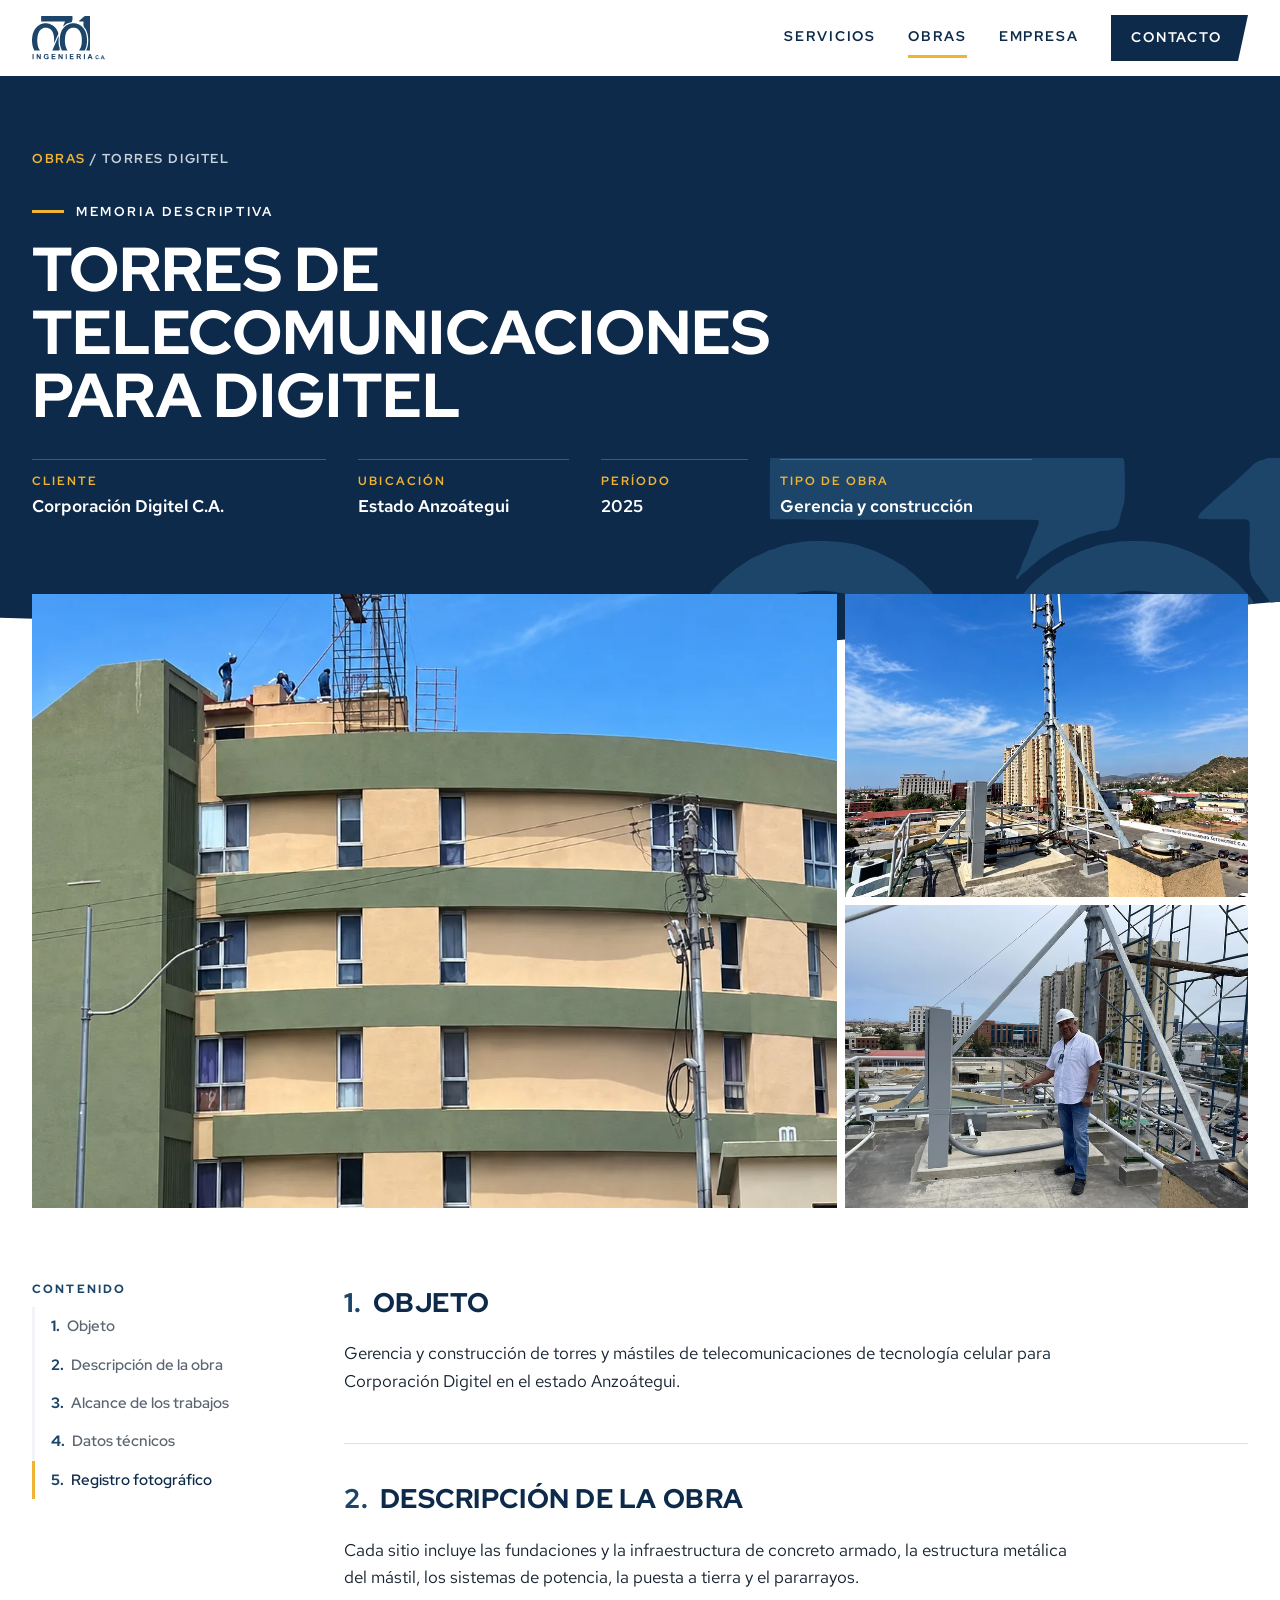
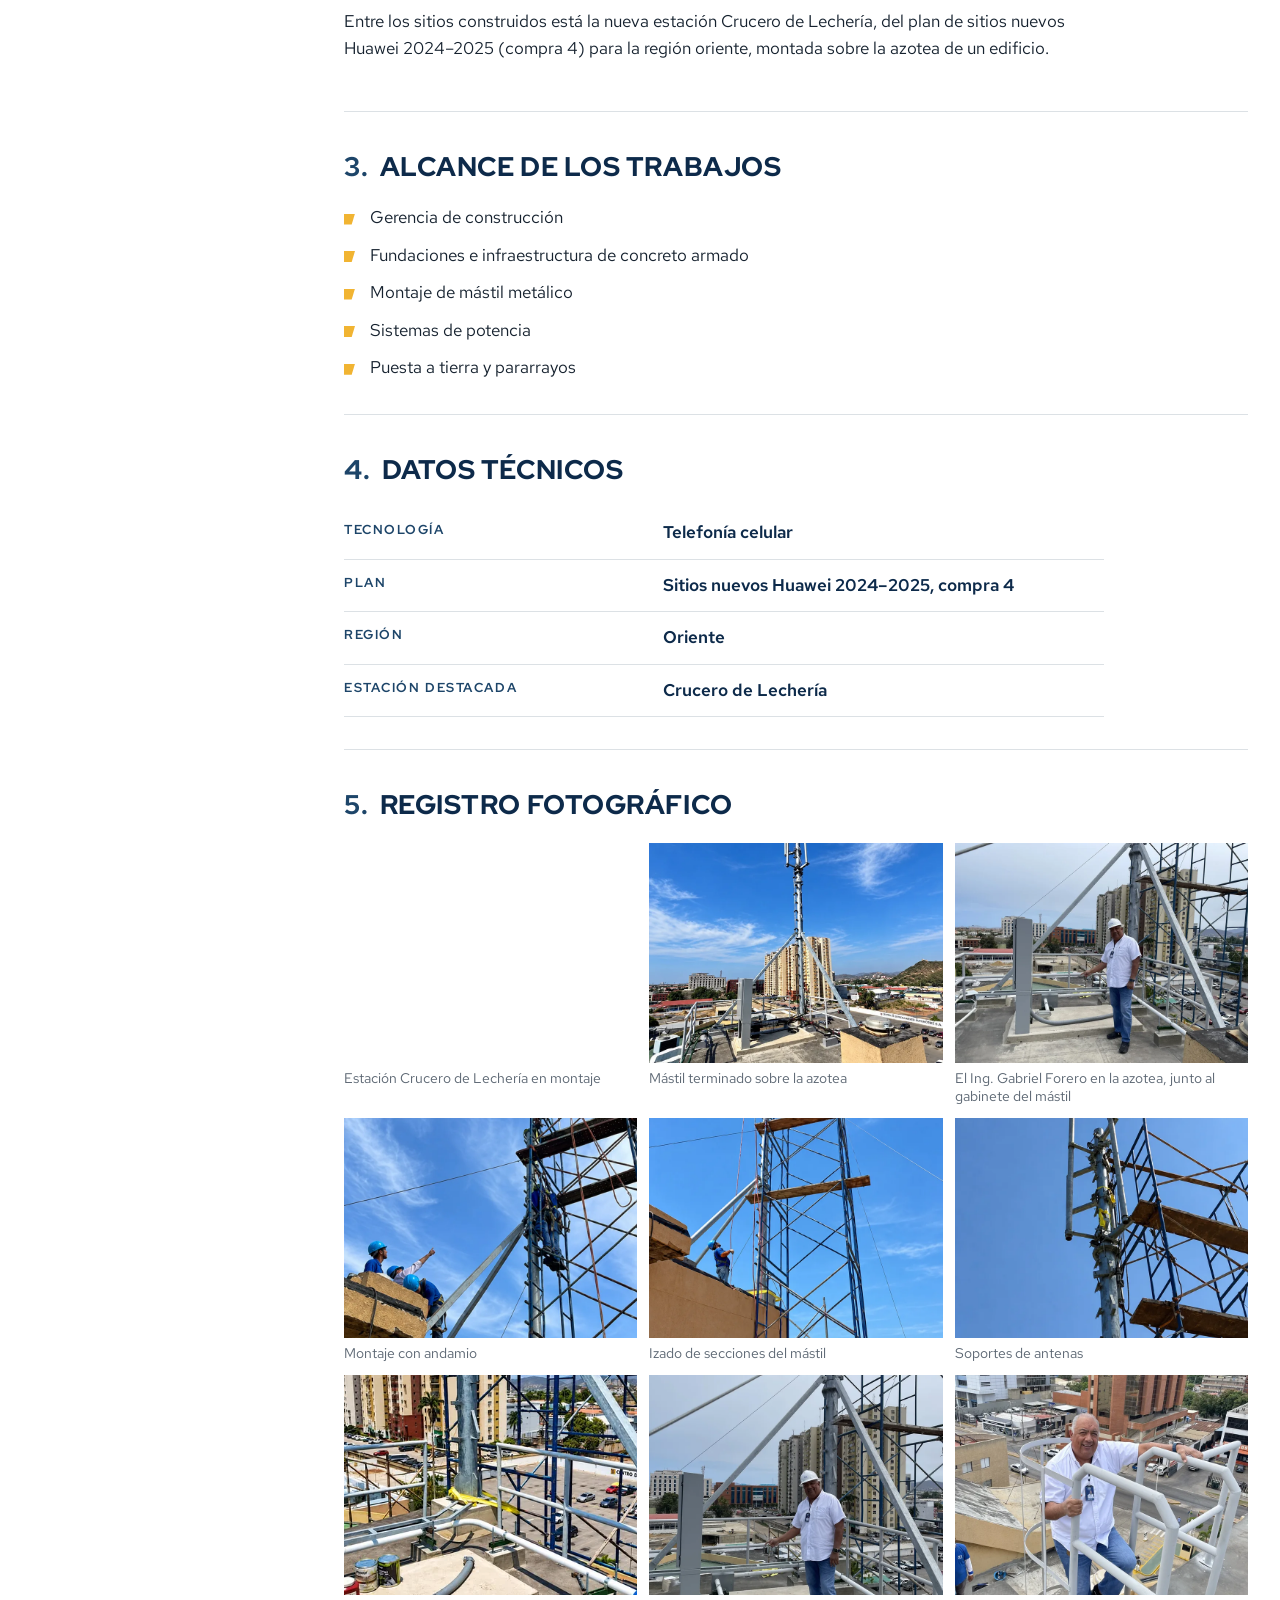
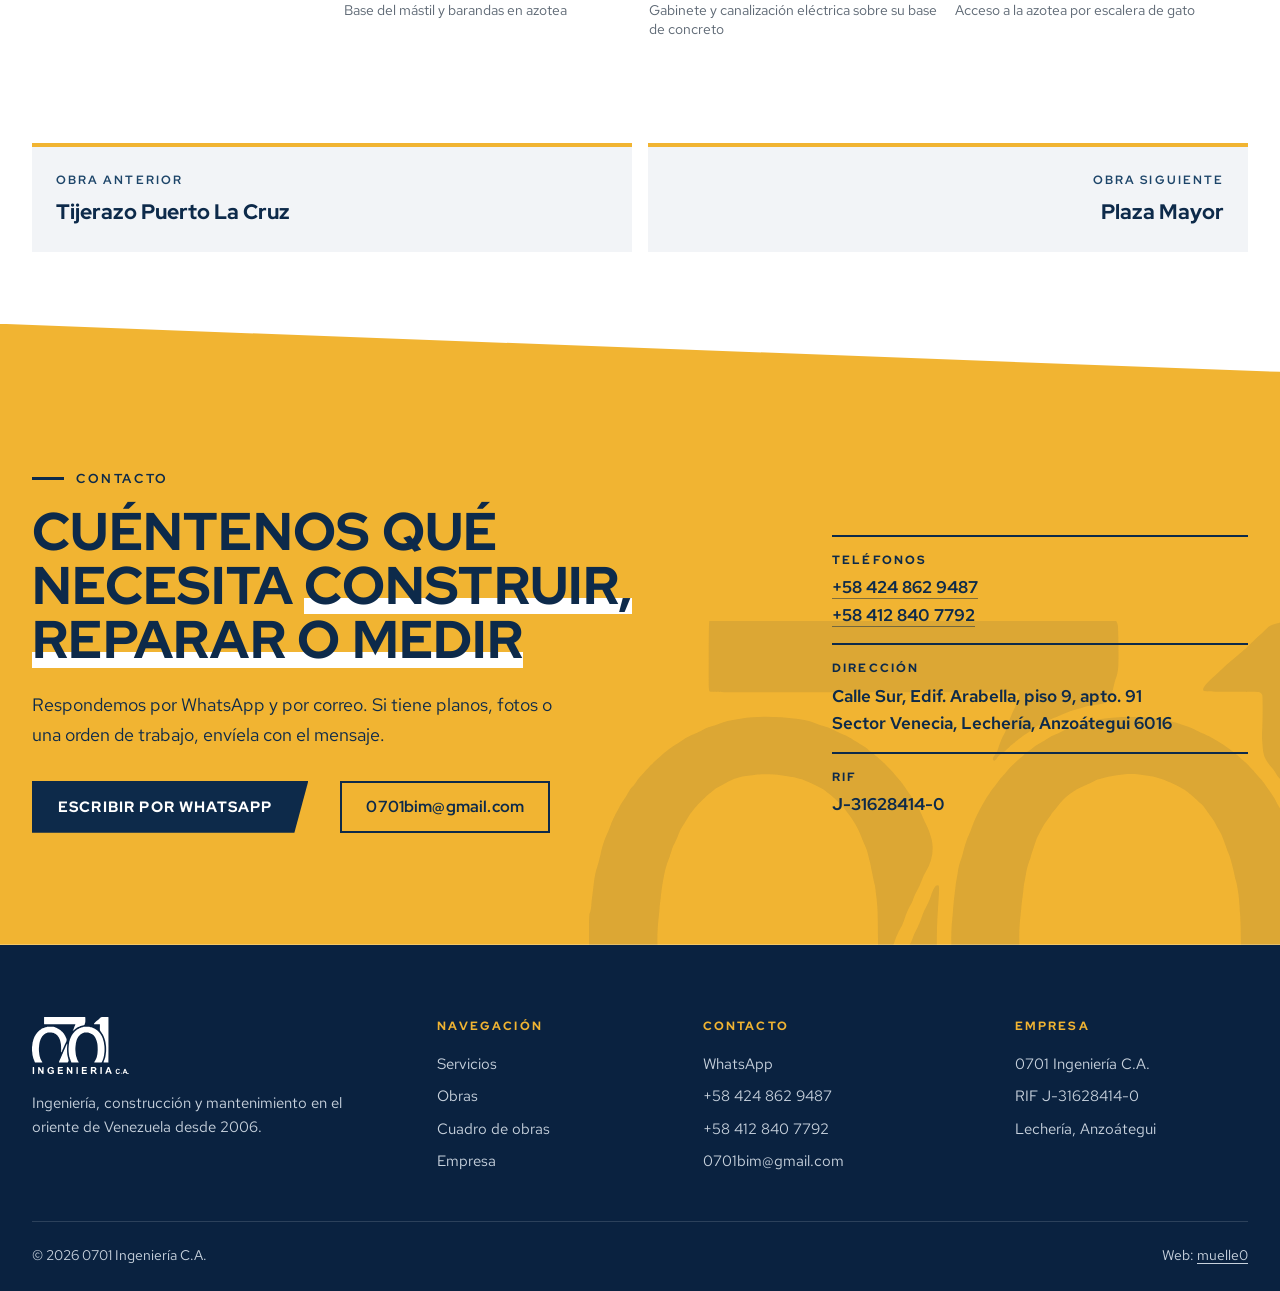
<file: public/obras/torres-digitel/index.html>
<!doctype html>
<html lang="es">
<head>
<meta charset="utf-8">
<meta name="viewport" content="width=device-width, initial-scale=1">
<title>Torres de telecomunicaciones para Digitel | Memoria descriptiva | 0701 Ingeniería C.A.</title>
<meta name="description" content="Mástiles de telefonía celular desde la fundación hasta el pararrayos, entre ellos la estación Crucero de Lechería.">
<meta name="theme-color" content="#0d2a4a">
<meta property="og:type" content="website">
<meta property="og:locale" content="es_VE">
<meta property="og:title" content="Torres de telecomunicaciones para Digitel | Memoria descriptiva | 0701 Ingeniería C.A.">
<meta property="og:description" content="Mástiles de telefonía celular desde la fundación hasta el pararrayos, entre ellos la estación Crucero de Lechería.">
<meta property="og:image" content="../../img/compartir.jpg">
<link rel="icon" href="../../img/favicon.svg" type="image/svg+xml">
<link rel="icon" href="../../img/favicon-32.png" sizes="32x32" type="image/png">
<link rel="apple-touch-icon" href="../../img/apple-touch-icon.png">
<link rel="preload" href="../../fonts/redhat-display.woff2" as="font" type="font/woff2" crossorigin>
<link rel="stylesheet" href="../../css/estilos.css?v=14">
</head>
<body>
<a class="saltar" href="#contenido">Saltar al contenido</a>
<header class="cab">
  <div class="cab__in">
    <a class="cab__logo" href="../../" aria-label="0701 Ingeniería C.A., inicio"><svg class="logo" aria-hidden="true" focusable="false" xmlns="http://www.w3.org/2000/svg" viewBox="0 0 408 245"><path fill="currentColor" fill-rule="evenodd" d="M405.59,241.00C405.22,240.95 404.55,240.76 404.05,240.55C403.16,240.19 403.16,240.19 402.08,240.34C399.77,240.68 398.98,240.14 398.06,237.58C397.48,235.98 397.14,235.87 392.72,235.92C388.75,235.96 388.64,236.01 388.00,237.97C387.35,239.95 386.70,240.50 385.05,240.50C383.85,240.49 383.20,240.02 383.20,239.16C383.20,238.43 384.77,234.06 385.70,232.20C386.47,230.68 387.49,227.86 388.15,225.51C388.29,224.99 388.68,223.98 389.01,223.26C389.35,222.54 389.78,221.58 389.98,221.13C390.78,219.24 392.52,218.50 394.42,219.23C395.51,219.65 397.03,222.52 398.31,226.55C399.06,228.94 400.00,231.32 400.56,232.27C401.16,233.28 401.32,233.67 401.96,235.54C402.84,238.07 403.15,238.35 404.30,237.61C405.04,237.13 405.60,237.00 406.95,237.00L408.00,237.00L408.00,238.99C408.00,240.97 408.00,240.97 407.32,241.03C406.57,241.11 406.52,241.10 405.59,241.00ZM78.30,240.94C73.27,240.51 69.54,238.28 67.61,234.55C67.21,233.78 66.70,232.79 66.46,232.34C66.05,231.56 65.64,230.15 65.29,228.30C64.73,225.39 65.38,221.54 66.89,218.77C67.28,218.07 67.75,217.18 67.95,216.81C68.44,215.87 68.86,215.42 69.99,214.55C70.52,214.15 71.27,213.57 71.65,213.25C74.40,211.03 80.56,210.24 84.85,211.57C86.71,212.15 89.47,214.19 90.45,215.70C92.62,219.05 92.41,219.79 89.10,220.31C86.90,220.66 86.61,220.57 85.76,219.27C85.20,218.43 84.91,218.17 83.50,217.23C80.24,215.05 76.44,215.69 73.46,218.92C71.69,220.83 71.05,224.94 71.84,229.37C72.25,231.64 72.28,231.70 74.07,233.51C76.31,235.78 76.69,235.95 79.70,235.94C84.16,235.93 87.13,233.80 86.41,231.13C86.14,230.15 85.49,229.90 83.15,229.90C80.32,229.90 79.80,229.51 79.80,227.39C79.80,225.04 80.00,224.97 86.50,225.02C93.32,225.06 92.73,224.50 92.71,230.99C92.70,236.50 92.69,236.53 91.29,237.72C88.95,239.71 82.52,241.30 78.30,240.94ZM269.08,240.49C267.69,240.29 267.05,239.75 265.92,237.85C265.53,237.19 264.89,236.22 264.48,235.68C264.08,235.15 263.43,234.19 263.03,233.53C262.13,232.05 260.93,230.42 260.37,229.95C259.02,228.78 256.46,228.27 255.51,228.98C254.84,229.47 254.86,229.39 254.80,234.40C254.73,240.57 254.79,240.45 251.65,240.45C249.34,240.45 248.94,240.20 248.69,238.61C248.50,237.35 248.61,212.95 248.82,212.50C249.30,211.41 249.37,211.40 256.88,211.40C265.95,211.40 266.73,211.51 269.08,213.13C273.74,216.34 273.06,224.31 267.89,227.09C266.12,228.04 266.17,228.45 268.29,230.80C269.82,232.49 270.09,232.87 270.94,234.52C271.28,235.20 271.93,236.25 272.36,236.86C273.87,238.94 273.99,239.74 272.91,240.30C272.50,240.51 270.05,240.63 269.08,240.49ZM333.32,240.49C331.70,240.28 331.14,239.63 329.75,236.31C328.71,233.83 329.03,233.96 323.37,233.92C318.35,233.89 318.22,233.90 317.60,234.46C317.12,234.89 316.35,236.36 315.86,237.79C315.08,240.02 314.41,240.50 312.11,240.50C309.39,240.49 309.15,239.90 310.41,236.25C310.67,235.48 311.00,234.46 311.14,233.99C311.28,233.52 311.72,232.48 312.11,231.69C313.25,229.38 313.46,228.82 314.94,224.08C315.19,223.31 315.71,222.00 316.15,221.08C317.17,218.94 317.37,218.45 317.99,216.55C318.97,213.54 319.98,211.88 321.01,211.59C321.84,211.36 324.97,211.41 325.45,211.67C326.27,212.11 327.93,215.28 329.00,218.45C329.39,219.62 329.90,220.85 330.45,221.97C330.92,222.92 331.52,224.34 331.79,225.12C333.76,230.83 333.89,231.18 334.41,232.05C335.16,233.33 335.37,233.83 336.14,236.23C337.10,239.22 337.10,239.78 336.20,240.25C335.94,240.39 334.40,240.62 334.05,240.59C334.00,240.58 333.67,240.54 333.32,240.49ZM4.25,240.38C2.95,239.90 3.05,241.10 3.05,225.90C3.05,209.92 2.74,211.48 5.89,211.42C8.19,211.37 8.74,211.62 9.00,212.86C9.17,213.67 9.09,238.85 8.91,239.30C8.74,239.73 8.44,240.07 8.05,240.28C7.68,240.48 4.73,240.56 4.25,240.38ZM27.40,240.39C26.86,240.22 26.49,239.91 26.26,239.41C26.02,238.89 25.87,214.47 26.10,213.22C26.35,211.83 26.85,211.48 28.65,211.42C30.75,211.35 31.29,211.57 32.17,212.90C32.49,213.37 33.05,214.15 33.42,214.64C33.80,215.13 34.27,215.82 34.47,216.19C35.11,217.36 35.51,218.01 36.70,219.85C37.34,220.84 38.10,222.08 38.40,222.60C40.25,225.92 41.91,228.20 42.46,228.20C43.15,228.20 43.21,227.52 43.21,220.51C43.20,211.40 43.17,211.50 46.14,211.41C47.99,211.36 48.61,211.65 48.89,212.67C49.04,213.21 49.04,238.70 48.89,239.25C48.60,240.28 47.85,240.54 45.41,240.48C43.05,240.42 42.46,240.05 41.31,237.94C41.01,237.40 40.49,236.54 40.15,236.05C39.81,235.56 39.18,234.47 38.75,233.65C37.79,231.81 37.46,231.27 36.10,229.30C35.51,228.45 34.77,227.28 34.44,226.71C33.44,224.93 32.19,223.81 31.70,224.25C31.32,224.59 31.29,225.12 31.27,232.15C31.25,239.92 31.28,239.66 30.30,240.20C29.79,240.48 28.07,240.59 27.40,240.39ZM110.27,240.36C109.76,240.17 109.51,239.94 109.26,239.40C109.01,238.86 108.87,214.50 109.11,213.06C109.24,212.25 109.68,211.67 110.28,211.50C110.81,211.36 128.42,211.36 129.10,211.51C130.33,211.77 130.96,213.15 130.61,214.79C130.29,216.31 130.61,216.24 123.05,216.30C114.67,216.37 115.03,216.20 115.12,219.88C115.18,222.82 115.21,222.83 123.50,222.78C128.53,222.75 128.66,222.77 129.26,223.36C129.87,223.98 130.02,226.16 129.50,227.08C129.00,227.97 129.20,227.94 122.40,228.00C114.53,228.07 115.05,227.77 115.12,232.12C115.18,236.03 114.67,235.81 123.48,235.79C130.26,235.78 130.19,235.77 130.72,236.50C131.43,237.48 131.06,239.80 130.12,240.26C129.62,240.51 110.94,240.60 110.27,240.36ZM148.47,240.35C147.80,240.12 147.39,239.62 147.27,238.90C147.11,237.99 147.18,213.36 147.34,212.84C147.68,211.74 148.42,211.40 150.49,211.40C152.10,211.40 152.57,211.55 153.29,212.28C154.00,213.00 155.51,215.13 155.97,216.05C156.83,217.76 158.26,220.22 158.80,220.91C159.13,221.32 159.63,222.08 159.91,222.60C160.58,223.83 160.80,224.17 161.55,225.20C161.89,225.67 162.39,226.42 162.65,226.88C163.27,227.97 163.68,228.40 164.08,228.40C164.84,228.40 164.91,227.59 164.89,219.34C164.87,212.83 164.87,212.83 165.11,212.39C165.96,210.84 169.64,211.02 170.37,212.65C170.59,213.15 170.72,237.98 170.50,238.98C170.23,240.20 169.42,240.55 167.01,240.47C164.62,240.40 164.15,240.11 163.07,238.05C162.76,237.44 162.17,236.50 161.76,235.95C161.36,235.40 160.75,234.45 160.41,233.83C160.07,233.21 159.41,232.17 158.95,231.50C158.00,230.15 156.52,227.73 155.95,226.60C155.01,224.73 153.95,223.68 153.43,224.11C152.95,224.51 152.95,224.49 152.90,232.00C152.84,239.87 152.88,239.55 152.13,240.08C151.53,240.51 149.35,240.67 148.47,240.35ZM189.15,240.35C188.64,240.17 188.14,239.63 188.00,239.12C187.75,238.16 187.92,212.80 188.19,212.34C188.92,211.06 192.51,211.03 193.24,212.30C193.61,212.94 193.78,238.42 193.42,239.25C192.94,240.34 190.73,240.91 189.15,240.35ZM211.89,240.34C211.34,240.17 210.85,239.67 210.71,239.13C210.55,238.50 210.53,212.81 210.69,212.50C211.30,211.35 210.84,211.40 221.29,211.40C230.29,211.40 230.81,211.42 231.29,211.77C232.04,212.32 232.32,214.30 231.79,215.36C231.29,216.37 231.65,216.33 224.16,216.34C216.06,216.35 216.49,216.22 216.28,218.69C216.09,220.83 216.35,222.02 217.09,222.44C217.57,222.72 219.86,222.81 225.20,222.78C229.76,222.75 229.81,222.75 230.30,223.43C230.90,224.27 230.86,226.82 230.23,227.42C229.67,227.95 229.76,227.94 223.50,228.00C215.66,228.07 216.25,227.76 216.25,231.80C216.25,236.04 215.65,235.78 225.35,235.79C228.93,235.80 231.09,235.84 231.33,235.91C233.23,236.43 233.17,239.86 231.25,240.39C230.59,240.57 212.49,240.53 211.89,240.34ZM290.23,240.39C289.79,240.26 289.25,239.72 289.09,239.25C288.92,238.75 288.83,215.17 288.99,213.56C289.16,211.82 289.58,211.48 291.61,211.42C293.84,211.35 294.64,211.71 294.89,212.90C295.05,213.62 295.04,238.28 294.89,239.01C294.75,239.65 294.27,240.22 293.72,240.38C293.26,240.52 290.70,240.53 290.23,240.39ZM360.89,240.35C358.05,239.87 355.96,238.46 354.82,236.23C352.98,232.63 352.99,226.49 354.85,222.80C355.35,221.82 356.58,220.81 359.13,219.28C362.05,217.53 366.76,218.31 369.40,220.99C371.86,223.47 371.64,225.13 368.80,225.37C367.94,225.44 367.56,225.27 366.94,224.54C364.64,221.80 361.97,221.38 359.78,223.40C357.80,225.21 357.16,231.22 358.62,234.18C360.24,237.47 365.02,237.66 366.69,234.52C367.36,233.24 367.83,232.90 368.88,232.90C371.72,232.90 372.00,234.52 369.74,237.92C368.46,239.84 364.44,240.95 360.89,240.35ZM376.24,239.71C374.99,239.13 374.93,236.89 376.15,236.26C377.18,235.72 378.72,236.08 379.11,236.94C379.98,238.85 378.16,240.61 376.24,239.71ZM394.33,231.86C395.36,231.43 395.41,230.51 394.52,228.30C393.26,225.18 392.59,225.23 391.46,228.53C390.76,230.57 390.75,231.30 391.44,231.75C391.98,232.10 393.61,232.17 394.33,231.86ZM325.50,228.75C326.31,228.28 326.34,227.72 325.65,225.65C325.41,224.94 325.10,223.92 324.95,223.40C323.88,219.59 322.78,219.20 321.71,222.27C319.84,227.60 319.71,228.28 320.53,228.71C321.20,229.08 324.89,229.10 325.50,228.75ZM261.90,223.90C264.69,223.61 266.22,222.22 266.22,220.00C266.22,217.17 264.14,216.21 258.23,216.32C254.92,216.37 254.87,216.43 254.82,220.15C254.77,223.93 254.81,223.97 258.80,223.99C259.98,223.99 261.38,223.95 261.90,223.90ZM115.90,192.61C113.43,192.51 113.23,192.13 114.29,189.51C114.61,188.71 114.98,187.73 115.10,187.35C115.41,186.39 116.93,182.87 117.78,181.10C118.55,179.52 119.02,178.37 119.75,176.30C120.02,175.56 120.67,174.07 121.20,172.99C121.73,171.92 122.42,170.39 122.74,169.59C123.06,168.80 123.62,167.59 124.00,166.90C124.65,165.70 125.65,163.38 126.28,161.60C127.00,159.55 127.77,157.76 128.41,156.65C129.20,155.27 129.37,154.86 130.30,152.25C130.74,151.00 131.39,149.48 132.19,147.81C133.33,145.46 134.03,143.79 135.02,141.05C135.23,140.44 135.64,139.52 135.92,139.00C136.20,138.48 136.60,137.73 136.82,137.34C137.03,136.94 137.49,135.86 137.84,134.94C138.52,133.12 138.62,132.89 139.62,131.00C140.39,129.55 140.94,128.23 141.76,125.85C142.19,124.61 142.68,123.49 143.58,121.71C144.58,119.73 144.95,118.85 145.61,116.96C146.82,113.48 147.64,112.29 148.63,112.54C149.23,112.69 149.23,113.41 148.50,124.05C147.89,133.00 148.00,146.20 148.75,153.35C148.83,154.12 148.97,155.69 149.05,156.85C149.15,158.14 149.32,159.53 149.50,160.45C149.66,161.28 149.88,162.47 149.99,163.10C150.10,163.73 150.35,164.75 150.54,165.35C151.00,166.82 151.75,169.74 151.95,170.85C152.04,171.34 152.25,172.27 152.41,172.90C155.51,184.61 155.49,183.99 152.89,189.28C151.18,192.76 153.22,192.39 135.30,192.50C127.35,192.55 120.06,192.61 119.10,192.63C118.14,192.65 116.70,192.64 115.90,192.61ZM13.67,192.45C12.68,192.13 11.87,190.67 10.36,186.50C10.05,185.65 9.68,184.68 9.55,184.35C9.41,184.02 9.04,182.96 8.71,182.00C8.07,180.11 7.90,179.72 7.18,178.40C6.68,177.47 5.50,173.95 5.05,172.04C4.91,171.44 4.64,170.43 4.45,169.80C4.26,169.17 4.04,168.33 3.95,167.95C3.86,167.56 3.62,166.71 3.41,166.05C2.81,164.21 2.13,160.97 2.00,159.40C1.88,158.03 1.36,153.20 1.20,152.00C1.15,151.64 1.09,150.72 1.05,149.95C0.94,147.55 0.65,145.89 0.19,145.12C-0.15,144.53 -0.10,125.06 0.25,124.46C0.63,123.81 0.87,122.71 0.99,120.95C1.14,119.01 1.24,118.07 1.55,115.80C1.69,114.84 1.86,113.35 1.94,112.50C2.20,109.74 2.73,107.03 3.45,104.80C4.04,102.97 4.53,101.14 4.90,99.40C5.48,96.62 6.45,93.47 7.27,91.66C7.85,90.38 8.79,88.09 9.28,86.74C9.75,85.47 11.25,82.25 11.74,81.46C11.98,81.07 12.47,80.16 12.83,79.44C13.20,78.71 13.95,77.43 14.52,76.58C15.09,75.74 15.88,74.46 16.29,73.75C16.70,73.03 17.17,72.21 17.34,71.92C17.51,71.62 18.06,70.97 18.55,70.47C19.19,69.82 19.66,69.21 20.15,68.41C20.65,67.61 21.20,66.90 22.05,65.98C22.71,65.27 23.45,64.45 23.70,64.16C24.73,62.94 27.82,59.83 28.65,59.17C29.14,58.77 30.07,57.96 30.70,57.37C32.19,55.97 35.44,53.50 37.13,52.51C37.85,52.07 38.90,51.40 39.45,51.00C41.26,49.70 42.54,49.01 45.25,47.88C45.91,47.61 47.21,46.99 48.15,46.50C49.91,45.59 50.76,45.25 51.95,44.95C52.66,44.77 54.45,44.13 56.25,43.42C57.79,42.81 59.92,42.30 62.55,41.91C63.27,41.80 64.37,41.62 65.00,41.51C70.76,40.51 80.71,40.57 88.24,41.65C92.91,42.32 93.93,42.57 96.92,43.76C97.94,44.17 99.36,44.65 100.07,44.84C101.97,45.35 102.66,45.62 104.65,46.65C105.64,47.17 107.15,47.89 108.00,48.25C110.43,49.31 111.31,49.75 112.32,50.43C112.83,50.78 113.52,51.22 113.85,51.40C114.38,51.70 116.19,52.81 117.68,53.77C117.97,53.95 118.53,54.40 118.92,54.77C119.32,55.13 120.10,55.77 120.65,56.19C121.20,56.60 122.10,57.35 122.64,57.85C123.19,58.34 124.19,59.21 124.87,59.78C125.54,60.35 126.10,60.85 126.10,60.91C126.10,60.96 126.82,61.73 127.70,62.61C128.59,63.50 129.75,64.77 130.29,65.43C130.83,66.10 131.60,67.01 132.00,67.45C133.08,68.63 133.40,69.05 134.83,71.20C135.55,72.27 136.42,73.54 136.78,74.03C137.13,74.51 137.67,75.36 137.97,75.93C138.27,76.49 138.84,77.40 139.23,77.95C140.09,79.16 141.09,81.07 141.85,82.93C142.16,83.69 142.90,85.30 143.50,86.51C144.10,87.72 144.71,89.10 144.86,89.58C145.00,90.06 145.32,91.09 145.57,91.86C147.08,96.65 146.30,102.13 143.46,106.64C143.16,107.13 142.77,107.87 142.59,108.29C142.42,108.71 142.12,109.41 141.93,109.85C141.74,110.29 141.36,111.22 141.10,111.92C140.83,112.62 140.30,113.76 139.90,114.45C139.03,115.99 138.61,116.90 138.08,118.40C137.61,119.73 137.59,119.79 136.74,121.25C135.99,122.55 135.12,124.58 134.31,126.94C133.57,129.07 133.36,129.53 132.45,131.15C131.70,132.46 130.57,135.10 130.05,136.74C129.89,137.23 129.27,138.62 128.65,139.84C127.65,141.83 126.82,143.85 125.94,146.42C125.34,148.19 124.30,149.40 123.71,149.03C123.16,148.69 123.11,147.67 123.06,135.85C123.02,124.84 122.93,122.63 122.40,117.80C121.87,113.09 121.84,112.90 121.51,111.74C121.35,111.19 121.08,109.96 120.91,109.00C120.73,108.04 120.51,106.91 120.40,106.50C120.30,106.09 120.12,105.19 120.00,104.50C119.89,103.81 119.66,102.77 119.50,102.18C119.34,101.60 119.10,100.63 118.96,100.03C118.60,98.41 118.05,96.80 117.40,95.40C117.08,94.71 116.40,93.07 115.89,91.75C114.48,88.13 112.73,85.06 110.40,82.10C109.90,81.47 109.14,80.45 108.70,79.85C107.73,78.50 107.36,78.09 106.40,77.28C105.98,76.93 105.23,76.22 104.73,75.69C104.22,75.17 103.44,74.47 102.99,74.14C102.54,73.82 101.67,73.15 101.06,72.67C99.74,71.62 99.20,71.32 95.26,69.41C92.09,67.88 90.79,67.38 88.80,66.95C88.17,66.82 87.24,66.59 86.73,66.46C86.22,66.32 85.19,66.14 84.43,66.05C83.67,65.96 82.40,65.78 81.60,65.64C78.88,65.18 73.53,65.08 70.95,65.44C70.40,65.52 68.94,65.72 67.70,65.89C66.46,66.06 65.22,66.26 64.95,66.34C61.41,67.32 60.83,67.55 58.30,69.00C57.56,69.42 56.30,70.09 55.50,70.48C54.39,71.03 53.85,71.36 53.20,71.91C52.73,72.31 51.82,73.05 51.17,73.58C50.51,74.10 49.73,74.80 49.42,75.14C49.10,75.47 48.27,76.31 47.57,76.99C46.87,77.67 46.01,78.57 45.66,78.99C45.31,79.41 44.67,80.15 44.23,80.64C43.73,81.18 43.20,81.92 42.85,82.54C42.53,83.09 41.72,84.41 41.04,85.47C39.04,88.58 38.86,88.93 37.75,91.80C37.44,92.60 36.88,93.81 36.51,94.50C35.73,95.94 35.53,96.44 35.10,97.94C34.69,99.36 33.92,101.63 33.47,102.70C33.07,103.66 32.19,106.97 31.95,108.40C31.86,108.92 31.66,110.00 31.50,110.80C31.26,111.99 30.82,115.22 30.54,117.90C30.51,118.20 30.40,119.01 30.30,119.70C30.20,120.39 30.09,121.49 30.05,122.15C30.02,122.81 29.84,124.70 29.65,126.35C29.24,129.99 29.04,134.24 29.14,137.25C29.20,139.28 29.45,143.29 29.55,143.80C29.59,144.05 30.03,148.82 30.15,150.35C30.24,151.49 30.58,154.57 30.75,155.80C30.83,156.38 30.97,157.49 31.05,158.27C31.13,159.05 31.28,160.08 31.39,160.57C31.50,161.05 31.75,162.33 31.95,163.40C32.44,166.05 32.85,167.62 33.79,170.45C34.22,171.77 34.72,173.39 34.90,174.05C35.27,175.44 35.89,176.90 36.66,178.21C37.19,179.11 37.48,179.69 38.80,182.47C39.44,183.81 39.71,184.24 40.70,185.50C41.43,186.42 41.50,186.54 42.64,188.95C43.72,191.22 43.74,191.87 42.76,192.31C42.15,192.58 14.48,192.71 13.67,192.45ZM167.95,192.51C167.46,192.39 167.05,192.13 166.70,191.74C165.91,190.83 163.82,186.00 163.14,183.50C162.81,182.32 161.95,180.02 161.34,178.73C160.66,177.27 160.57,177.02 159.70,174.14C159.26,172.68 158.72,171.03 158.51,170.47C157.73,168.39 157.12,166.01 156.95,164.35C156.91,164.02 156.71,162.87 156.50,161.80C156.28,160.73 156.04,159.15 155.95,158.30C155.87,157.45 155.73,156.25 155.65,155.65C155.36,153.35 155.11,150.89 155.00,149.25C154.91,147.66 154.74,145.34 154.34,139.90C154.15,137.33 154.28,130.05 154.56,128.20C154.63,127.68 154.79,125.92 154.90,124.30C155.10,121.40 155.32,119.12 155.70,115.95C155.81,115.07 155.97,113.74 156.05,113.00C156.13,112.26 156.33,110.95 156.49,110.10C156.65,109.25 156.86,108.03 156.95,107.40C157.28,105.12 157.75,103.17 158.35,101.60C158.54,101.10 158.97,99.67 159.30,98.42C160.04,95.64 160.91,92.91 161.37,91.90C161.75,91.08 162.73,88.63 163.51,86.52C164.58,83.67 168.24,76.63 169.80,74.45C170.11,74.01 170.62,73.22 170.93,72.70C171.24,72.18 171.93,71.25 172.46,70.65C172.99,70.05 173.79,69.01 174.23,68.35C174.72,67.61 175.42,66.75 176.05,66.10C176.61,65.52 177.50,64.53 178.02,63.90C179.42,62.22 181.46,60.18 182.95,58.99C183.67,58.42 184.64,57.57 185.12,57.09C185.60,56.61 186.39,55.95 186.87,55.61C187.35,55.28 188.21,54.63 188.77,54.17C190.11,53.06 190.09,53.07 191.95,52.03C192.83,51.53 194.09,50.78 194.75,50.35C196.27,49.36 197.47,48.72 198.79,48.20C199.36,47.98 200.69,47.35 201.74,46.81C203.18,46.07 204.08,45.69 205.40,45.25C206.36,44.93 207.82,44.42 208.65,44.12C209.47,43.82 210.49,43.45 210.91,43.29C212.31,42.78 214.71,42.21 216.35,42.00C217.23,41.89 218.67,41.67 219.55,41.51C222.65,40.94 228.22,40.70 233.95,40.89C238.67,41.04 239.18,41.08 240.85,41.41C241.67,41.57 243.29,41.84 244.43,42.00C246.70,42.33 248.65,42.79 250.11,43.34C250.63,43.53 252.02,44.01 253.20,44.41C255.67,45.23 257.09,45.79 258.65,46.58C259.25,46.88 260.29,47.36 260.95,47.65C264.63,49.27 265.46,49.70 267.01,50.82C267.43,51.12 268.28,51.64 268.91,51.99C270.44,52.82 275.50,56.61 277.13,58.14C277.80,58.77 278.78,59.62 279.30,60.03C279.84,60.45 280.53,61.10 280.90,61.55C281.26,61.99 281.99,62.80 282.52,63.37C283.05,63.93 283.88,64.86 284.36,65.42C284.85,65.99 285.63,66.88 286.11,67.40C286.58,67.92 287.37,68.91 287.85,69.60C290.50,73.35 291.56,74.95 292.11,76.04C292.78,77.35 293.62,78.86 294.72,80.73C295.11,81.38 295.64,82.46 295.92,83.13C296.19,83.80 296.90,85.34 297.50,86.55C298.30,88.18 298.67,89.04 298.90,89.87C299.07,90.49 299.32,91.32 299.46,91.72C299.59,92.12 299.89,93.12 300.11,93.95C300.33,94.78 300.87,96.51 301.30,97.80C302.18,100.44 302.81,102.81 303.05,104.45C303.14,105.05 303.35,106.16 303.50,106.90C303.86,108.56 303.96,109.17 304.10,110.45C304.16,111.00 304.36,112.40 304.55,113.55C304.74,114.70 304.97,116.26 305.05,117.00C305.14,117.74 305.34,119.03 305.50,119.85C306.23,123.62 306.55,129.73 306.47,138.15C306.40,145.13 306.10,150.02 305.60,152.49C305.43,153.28 305.19,154.76 305.04,155.79C304.90,156.81 304.68,158.28 304.55,159.05C304.41,159.82 304.21,161.21 304.10,162.15C303.99,163.08 303.74,164.54 303.55,165.40C303.36,166.25 303.11,167.55 303.00,168.29C302.70,170.12 302.02,172.61 301.42,174.05C301.14,174.71 300.49,176.65 299.96,178.35C298.61,182.77 298.26,183.66 297.09,185.70C296.83,186.17 296.42,187.00 296.19,187.55C294.35,192.00 293.94,192.23 287.60,192.28C286.36,192.29 280.69,192.37 275.00,192.46C269.31,192.54 264.49,192.58 264.30,192.55C262.72,192.25 262.71,190.89 264.27,188.45C264.65,187.84 265.49,186.33 266.13,185.09C266.77,183.85 267.71,182.21 268.20,181.44C269.22,179.88 270.46,177.43 271.10,175.70C271.34,175.07 271.68,174.21 271.87,173.80C272.64,172.13 272.92,171.42 273.30,170.11C273.85,168.19 274.56,165.23 274.85,163.56C274.99,162.79 275.28,161.54 275.50,160.80C275.74,159.97 275.96,158.95 276.05,158.15C276.14,157.44 276.30,156.33 276.41,155.70C276.71,153.85 276.89,152.02 277.00,149.40C277.10,146.99 277.17,145.95 277.41,142.95C277.70,139.39 277.53,127.21 277.15,124.15C277.12,123.93 277.06,122.78 277.00,121.60C276.82,117.68 276.08,112.63 275.35,110.28C275.21,109.85 274.99,108.92 274.85,108.21C274.71,107.50 274.51,106.60 274.40,106.22C274.29,105.84 274.11,105.09 274.00,104.56C273.64,102.91 272.82,100.16 272.42,99.23C272.20,98.75 271.84,97.81 271.61,97.16C271.38,96.50 271.02,95.51 270.80,94.96C270.59,94.40 270.20,93.36 269.94,92.65C269.39,91.11 268.91,90.12 268.03,88.72C267.68,88.15 267.21,87.31 267.01,86.86C266.45,85.65 265.66,84.40 264.30,82.59C263.64,81.71 262.74,80.46 262.31,79.82C261.50,78.63 261.11,78.19 260.05,77.36C259.72,77.10 259.12,76.52 258.71,76.08C258.30,75.64 257.49,74.91 256.91,74.46C256.33,74.02 255.43,73.27 254.90,72.81C252.14,70.39 243.37,66.60 239.21,66.05C238.57,65.96 237.31,65.78 236.40,65.65C231.71,64.96 228.89,65.01 223.42,65.91C220.62,66.36 216.05,67.57 215.45,68.01C215.12,68.25 212.71,69.37 211.40,69.90C206.30,71.95 202.31,74.99 199.46,78.97C199.11,79.45 198.52,80.19 198.15,80.60C197.78,81.01 197.11,81.89 196.67,82.55C196.23,83.21 195.50,84.22 195.05,84.80C193.95,86.20 192.82,88.18 190.94,92.00C190.45,92.98 188.51,98.78 188.00,100.78C187.94,101.02 187.69,101.71 187.45,102.33C186.90,103.75 186.26,106.22 186.05,107.76C185.96,108.41 185.76,109.53 185.60,110.25C185.29,111.65 185.19,112.35 184.95,114.60C184.86,115.40 184.66,117.06 184.50,118.30C184.33,119.54 184.15,121.11 184.10,121.80C184.04,122.49 183.86,124.31 183.70,125.85C183.32,129.47 183.20,131.74 183.20,135.52C183.20,139.14 183.25,140.09 183.80,145.85C183.85,146.40 183.99,147.99 184.10,149.38C184.21,150.77 184.41,152.68 184.55,153.63C184.69,154.58 184.89,156.19 185.00,157.23C185.11,158.26 185.34,159.77 185.51,160.58C185.67,161.39 185.89,162.59 186.00,163.25C186.28,164.90 186.83,166.82 187.39,168.14C187.89,169.31 188.39,170.77 189.40,174.05C190.21,176.69 190.66,177.95 191.62,180.30C192.84,183.28 192.99,183.56 194.88,186.40C197.72,190.66 198.08,191.67 196.97,192.27C196.53,192.52 168.90,192.74 167.95,192.51ZM303.23,192.41C302.52,192.08 302.31,191.27 302.65,190.14C302.73,189.87 302.90,189.13 303.04,188.50C303.32,187.16 304.36,183.84 304.84,182.72C305.03,182.30 305.48,181.25 305.85,180.40C306.22,179.55 306.77,178.11 307.07,177.20C307.37,176.29 307.88,174.91 308.21,174.13C308.95,172.36 309.62,169.97 310.01,167.70C310.17,166.74 310.42,165.39 310.55,164.70C310.68,164.01 310.86,162.80 310.95,162.00C311.03,161.20 311.26,159.49 311.45,158.20C311.63,156.91 311.86,155.11 311.94,154.20C312.03,153.29 312.28,151.45 312.50,150.10C313.03,146.88 313.11,145.55 313.17,137.65C313.25,127.89 313.03,123.72 312.26,120.03C312.18,119.65 312.04,118.62 311.95,117.74C311.87,116.87 311.66,115.30 311.49,114.27C311.33,113.24 311.11,111.57 311.00,110.57C310.90,109.57 310.65,108.01 310.46,107.10C310.27,106.19 310.04,104.91 309.95,104.25C309.76,102.83 308.93,99.47 308.51,98.34C308.18,97.50 307.65,95.71 307.06,93.50C306.49,91.40 305.72,89.14 305.24,88.18C305.00,87.71 304.63,86.80 304.41,86.18C304.20,85.55 303.84,84.57 303.62,83.99C303.39,83.42 303.05,82.50 302.84,81.95C302.44,80.86 301.62,79.17 301.02,78.18C300.81,77.83 300.09,76.45 299.42,75.10C298.43,73.10 298.06,72.46 297.40,71.60C296.96,71.02 296.19,69.97 295.71,69.25C295.22,68.53 294.42,67.48 293.92,66.90C293.36,66.27 292.77,65.44 292.41,64.79C292.06,64.19 291.45,63.33 291.00,62.80C288.11,59.47 287.15,57.47 286.90,54.28C286.84,53.49 286.72,52.04 286.64,51.05C286.51,49.59 286.50,48.90 286.59,47.40C286.83,43.05 286.90,32.82 286.69,31.72C286.57,31.10 286.15,30.56 285.67,30.41C285.02,30.21 283.93,30.18 273.35,30.11C260.89,30.02 261.51,30.08 261.50,29.00C261.50,28.25 263.42,25.94 265.61,24.06C267.27,22.63 268.71,21.29 270.75,19.30C272.15,17.93 273.07,17.12 274.25,16.25C275.17,15.57 276.38,14.55 277.10,13.86C277.79,13.19 278.73,12.35 279.20,12.00C279.67,11.65 280.61,10.80 281.31,10.11C283.08,8.33 285.49,6.07 286.60,5.13C287.12,4.69 287.86,3.98 288.24,3.55C289.34,2.32 290.51,1.70 293.02,1.00C293.93,0.75 294.27,0.61 294.58,0.34C294.98,-0.00 294.98,-0.00 308.67,0.00L322.35,0.00L322.62,0.68C322.77,1.05 322.93,1.55 322.99,1.80C323.16,2.57 323.22,190.75 323.05,191.23C322.63,192.44 322.67,192.43 316.40,192.51C306.18,192.64 303.71,192.62 303.23,192.41ZM172.20,59.30C171.74,58.84 171.97,58.06 172.90,56.99C173.50,56.29 173.77,55.72 174.28,54.10C174.82,52.38 175.79,49.88 176.20,49.16C176.97,47.81 177.44,46.74 178.11,44.80C179.24,41.51 179.94,39.71 180.63,38.35C180.99,37.64 181.52,36.42 181.80,35.65C182.09,34.88 182.52,33.77 182.76,33.18C183.47,31.45 183.35,30.77 182.27,30.45C181.80,30.31 175.49,30.29 116.98,30.31C52.75,30.33 52.21,30.33 51.83,30.13C50.88,29.64 50.95,30.71 50.98,15.90C50.99,7.33 51.04,2.27 51.12,1.38L51.23,0.00L137.85,-0.00L224.47,-0.00L224.78,0.67C225.26,1.74 225.28,1.89 225.37,6.85C225.58,18.94 225.45,21.51 224.45,24.09C224.10,24.99 223.56,27.05 222.96,29.80C222.01,34.13 220.58,35.23 215.15,35.75C213.45,35.92 212.41,36.13 211.20,36.55C210.79,36.70 209.96,36.94 209.35,37.10C205.87,37.98 203.49,38.80 201.40,39.85C200.60,40.25 199.41,40.76 198.75,40.98C196.95,41.59 194.81,42.56 193.30,43.46C192.56,43.90 191.49,44.50 190.93,44.79C190.37,45.09 189.61,45.57 189.23,45.86C188.86,46.16 187.92,46.82 187.15,47.33C184.48,49.12 182.96,50.22 182.11,50.99C181.64,51.42 180.89,52.03 180.45,52.35C180.01,52.67 179.04,53.52 178.30,54.24C177.53,54.99 176.54,55.83 176.00,56.20C174.72,57.07 174.42,57.36 173.75,58.36C173.02,59.44 172.60,59.70 172.20,59.30Z"/></svg></a>
    <button class="cab__menu" type="button" aria-expanded="false" aria-controls="nav">Menú</button>
    <nav id="nav" class="nav" aria-label="Principal">
      <a href="../../#servicios">Servicios</a>
      <a href="../../obras/" aria-current="page">Obras</a>
      <a href="../../#empresa">Empresa</a>
      <a class="nav__cta" href="../../#contacto">Contacto</a>
    </nav>
  </div>
</header>

<main id="contenido">
<section class="cabeza-pag cabeza-pag--memo">
  <svg class="cabeza-pag__marca" aria-hidden="true" focusable="false" xmlns="http://www.w3.org/2000/svg" viewBox="0 0 327 196"><path fill="currentColor" fill-rule="evenodd" d="M115.90,192.61C113.43,192.51 113.23,192.13 114.29,189.51C114.61,188.71 114.98,187.73 115.10,187.35C115.41,186.39 116.93,182.87 117.78,181.10C118.55,179.52 119.02,178.37 119.75,176.30C120.02,175.56 120.67,174.07 121.20,172.99C121.73,171.92 122.42,170.39 122.74,169.59C123.06,168.80 123.62,167.59 124.00,166.90C124.65,165.70 125.65,163.38 126.28,161.60C127.00,159.55 127.77,157.76 128.41,156.65C129.20,155.27 129.37,154.86 130.30,152.25C130.74,151.00 131.39,149.48 132.19,147.81C133.33,145.46 134.03,143.79 135.02,141.05C135.23,140.44 135.64,139.52 135.92,139.00C136.20,138.48 136.60,137.73 136.82,137.34C137.03,136.94 137.49,135.86 137.84,134.94C138.52,133.12 138.62,132.89 139.62,131.00C140.39,129.55 140.94,128.23 141.76,125.85C142.19,124.61 142.68,123.49 143.58,121.71C144.58,119.73 144.95,118.85 145.61,116.96C146.82,113.48 147.64,112.29 148.63,112.54C149.23,112.69 149.23,113.41 148.50,124.05C147.89,133.00 148.00,146.20 148.75,153.35C148.83,154.12 148.97,155.69 149.05,156.85C149.15,158.14 149.32,159.53 149.50,160.45C149.66,161.28 149.88,162.47 149.99,163.10C150.10,163.73 150.35,164.75 150.54,165.35C151.00,166.82 151.75,169.74 151.95,170.85C152.04,171.34 152.25,172.27 152.41,172.90C155.51,184.61 155.49,183.99 152.89,189.28C151.18,192.76 153.22,192.39 135.30,192.50C127.35,192.55 120.06,192.61 119.10,192.63C118.14,192.65 116.70,192.64 115.90,192.61ZM13.67,192.45C12.68,192.13 11.87,190.67 10.36,186.50C10.05,185.65 9.68,184.68 9.55,184.35C9.41,184.02 9.04,182.96 8.71,182.00C8.07,180.11 7.90,179.72 7.18,178.40C6.68,177.47 5.50,173.95 5.05,172.04C4.91,171.44 4.64,170.43 4.45,169.80C4.26,169.17 4.04,168.33 3.95,167.95C3.86,167.56 3.62,166.71 3.41,166.05C2.81,164.21 2.13,160.97 2.00,159.40C1.88,158.03 1.36,153.20 1.20,152.00C1.15,151.64 1.09,150.72 1.05,149.95C0.94,147.55 0.65,145.89 0.19,145.12C-0.15,144.53 -0.10,125.06 0.25,124.46C0.63,123.81 0.87,122.71 0.99,120.95C1.14,119.01 1.24,118.07 1.55,115.80C1.69,114.84 1.86,113.35 1.94,112.50C2.20,109.74 2.73,107.03 3.45,104.80C4.04,102.97 4.53,101.14 4.90,99.40C5.48,96.62 6.45,93.47 7.27,91.66C7.85,90.38 8.79,88.09 9.28,86.74C9.75,85.47 11.25,82.25 11.74,81.46C11.98,81.07 12.47,80.16 12.83,79.44C13.20,78.71 13.95,77.43 14.52,76.58C15.09,75.74 15.88,74.46 16.29,73.75C16.70,73.03 17.17,72.21 17.34,71.92C17.51,71.62 18.06,70.97 18.55,70.47C19.19,69.82 19.66,69.21 20.15,68.41C20.65,67.61 21.20,66.90 22.05,65.98C22.71,65.27 23.45,64.45 23.70,64.16C24.73,62.94 27.82,59.83 28.65,59.17C29.14,58.77 30.07,57.96 30.70,57.37C32.19,55.97 35.44,53.50 37.13,52.51C37.85,52.07 38.90,51.40 39.45,51.00C41.26,49.70 42.54,49.01 45.25,47.88C45.91,47.61 47.21,46.99 48.15,46.50C49.91,45.59 50.76,45.25 51.95,44.95C52.66,44.77 54.45,44.13 56.25,43.42C57.79,42.81 59.92,42.30 62.55,41.91C63.27,41.80 64.37,41.62 65.00,41.51C70.76,40.51 80.71,40.57 88.24,41.65C92.91,42.32 93.93,42.57 96.92,43.76C97.94,44.17 99.36,44.65 100.07,44.84C101.97,45.35 102.66,45.62 104.65,46.65C105.64,47.17 107.15,47.89 108.00,48.25C110.43,49.31 111.31,49.75 112.32,50.43C112.83,50.78 113.52,51.22 113.85,51.40C114.38,51.70 116.19,52.81 117.68,53.77C117.97,53.95 118.53,54.40 118.92,54.77C119.32,55.13 120.10,55.77 120.65,56.19C121.20,56.60 122.10,57.35 122.64,57.85C123.19,58.34 124.19,59.21 124.87,59.78C125.54,60.35 126.10,60.85 126.10,60.91C126.10,60.96 126.82,61.73 127.70,62.61C128.59,63.50 129.75,64.77 130.29,65.43C130.83,66.10 131.60,67.01 132.00,67.45C133.08,68.63 133.40,69.05 134.83,71.20C135.55,72.27 136.42,73.54 136.78,74.03C137.13,74.51 137.67,75.36 137.97,75.93C138.27,76.49 138.84,77.40 139.23,77.95C140.09,79.16 141.09,81.07 141.85,82.93C142.16,83.69 142.90,85.30 143.50,86.51C144.10,87.72 144.71,89.10 144.86,89.58C145.00,90.06 145.32,91.09 145.57,91.86C147.08,96.65 146.30,102.13 143.46,106.64C143.16,107.13 142.77,107.87 142.59,108.29C142.42,108.71 142.12,109.41 141.93,109.85C141.74,110.29 141.36,111.22 141.10,111.92C140.83,112.62 140.30,113.76 139.90,114.45C139.03,115.99 138.61,116.90 138.08,118.40C137.61,119.73 137.59,119.79 136.74,121.25C135.99,122.55 135.12,124.58 134.31,126.94C133.57,129.07 133.36,129.53 132.45,131.15C131.70,132.46 130.57,135.10 130.05,136.74C129.89,137.23 129.27,138.62 128.65,139.84C127.65,141.83 126.82,143.85 125.94,146.42C125.34,148.19 124.30,149.40 123.71,149.03C123.16,148.69 123.11,147.67 123.06,135.85C123.02,124.84 122.93,122.63 122.40,117.80C121.87,113.09 121.84,112.90 121.51,111.74C121.35,111.19 121.08,109.96 120.91,109.00C120.73,108.04 120.51,106.91 120.40,106.50C120.30,106.09 120.12,105.19 120.00,104.50C119.89,103.81 119.66,102.77 119.50,102.18C119.34,101.60 119.10,100.63 118.96,100.03C118.60,98.41 118.05,96.80 117.40,95.40C117.08,94.71 116.40,93.07 115.89,91.75C114.48,88.13 112.73,85.06 110.40,82.10C109.90,81.47 109.14,80.45 108.70,79.85C107.73,78.50 107.36,78.09 106.40,77.28C105.98,76.93 105.23,76.22 104.73,75.69C104.22,75.17 103.44,74.47 102.99,74.14C102.54,73.82 101.67,73.15 101.06,72.67C99.74,71.62 99.20,71.32 95.26,69.41C92.09,67.88 90.79,67.38 88.80,66.95C88.17,66.82 87.24,66.59 86.73,66.46C86.22,66.32 85.19,66.14 84.43,66.05C83.67,65.96 82.40,65.78 81.60,65.64C78.88,65.18 73.53,65.08 70.95,65.44C70.40,65.52 68.94,65.72 67.70,65.89C66.46,66.06 65.22,66.26 64.95,66.34C61.41,67.32 60.83,67.55 58.30,69.00C57.56,69.42 56.30,70.09 55.50,70.48C54.39,71.03 53.85,71.36 53.20,71.91C52.73,72.31 51.82,73.05 51.17,73.58C50.51,74.10 49.73,74.80 49.42,75.14C49.10,75.47 48.27,76.31 47.57,76.99C46.87,77.67 46.01,78.57 45.66,78.99C45.31,79.41 44.67,80.15 44.23,80.64C43.73,81.18 43.20,81.92 42.85,82.54C42.53,83.09 41.72,84.41 41.04,85.47C39.04,88.58 38.86,88.93 37.75,91.80C37.44,92.60 36.88,93.81 36.51,94.50C35.73,95.94 35.53,96.44 35.10,97.94C34.69,99.36 33.92,101.63 33.47,102.70C33.07,103.66 32.19,106.97 31.95,108.40C31.86,108.92 31.66,110.00 31.50,110.80C31.26,111.99 30.82,115.22 30.54,117.90C30.51,118.20 30.40,119.01 30.30,119.70C30.20,120.39 30.09,121.49 30.05,122.15C30.02,122.81 29.84,124.70 29.65,126.35C29.24,129.99 29.04,134.24 29.14,137.25C29.20,139.28 29.45,143.29 29.55,143.80C29.59,144.05 30.03,148.82 30.15,150.35C30.24,151.49 30.58,154.57 30.75,155.80C30.83,156.38 30.97,157.49 31.05,158.27C31.13,159.05 31.28,160.08 31.39,160.57C31.50,161.05 31.75,162.33 31.95,163.40C32.44,166.05 32.85,167.62 33.79,170.45C34.22,171.77 34.72,173.39 34.90,174.05C35.27,175.44 35.89,176.90 36.66,178.21C37.19,179.11 37.48,179.69 38.80,182.47C39.44,183.81 39.71,184.24 40.70,185.50C41.43,186.42 41.50,186.54 42.64,188.95C43.72,191.22 43.74,191.87 42.76,192.31C42.15,192.58 14.48,192.71 13.67,192.45ZM167.95,192.51C167.46,192.39 167.05,192.13 166.70,191.74C165.91,190.83 163.82,186.00 163.14,183.50C162.81,182.32 161.95,180.02 161.34,178.73C160.66,177.27 160.57,177.02 159.70,174.14C159.26,172.68 158.72,171.03 158.51,170.47C157.73,168.39 157.12,166.01 156.95,164.35C156.91,164.02 156.71,162.87 156.50,161.80C156.28,160.73 156.04,159.15 155.95,158.30C155.87,157.45 155.73,156.25 155.65,155.65C155.36,153.35 155.11,150.89 155.00,149.25C154.91,147.66 154.74,145.34 154.34,139.90C154.15,137.33 154.28,130.05 154.56,128.20C154.63,127.68 154.79,125.92 154.90,124.30C155.10,121.40 155.32,119.12 155.70,115.95C155.81,115.07 155.97,113.74 156.05,113.00C156.13,112.26 156.33,110.95 156.49,110.10C156.65,109.25 156.86,108.03 156.95,107.40C157.28,105.12 157.75,103.17 158.35,101.60C158.54,101.10 158.97,99.67 159.30,98.42C160.04,95.64 160.91,92.91 161.37,91.90C161.75,91.08 162.73,88.63 163.51,86.52C164.58,83.67 168.24,76.63 169.80,74.45C170.11,74.01 170.62,73.22 170.93,72.70C171.24,72.18 171.93,71.25 172.46,70.65C172.99,70.05 173.79,69.01 174.23,68.35C174.72,67.61 175.42,66.75 176.05,66.10C176.61,65.52 177.50,64.53 178.02,63.90C179.42,62.22 181.46,60.18 182.95,58.99C183.67,58.42 184.64,57.57 185.12,57.09C185.60,56.61 186.39,55.95 186.87,55.61C187.35,55.28 188.21,54.63 188.77,54.17C190.11,53.06 190.09,53.07 191.95,52.03C192.83,51.53 194.09,50.78 194.75,50.35C196.27,49.36 197.47,48.72 198.79,48.20C199.36,47.98 200.69,47.35 201.74,46.81C203.18,46.07 204.08,45.69 205.40,45.25C206.36,44.93 207.82,44.42 208.65,44.12C209.47,43.82 210.49,43.45 210.91,43.29C212.31,42.78 214.71,42.21 216.35,42.00C217.23,41.89 218.67,41.67 219.55,41.51C222.65,40.94 228.22,40.70 233.95,40.89C238.67,41.04 239.18,41.08 240.85,41.41C241.67,41.57 243.29,41.84 244.43,42.00C246.70,42.33 248.65,42.79 250.11,43.34C250.63,43.53 252.02,44.01 253.20,44.41C255.67,45.23 257.09,45.79 258.65,46.58C259.25,46.88 260.29,47.36 260.95,47.65C264.63,49.27 265.46,49.70 267.01,50.82C267.43,51.12 268.28,51.64 268.91,51.99C270.44,52.82 275.50,56.61 277.13,58.14C277.80,58.77 278.78,59.62 279.30,60.03C279.84,60.45 280.53,61.10 280.90,61.55C281.26,61.99 281.99,62.80 282.52,63.37C283.05,63.93 283.88,64.86 284.36,65.42C284.85,65.99 285.63,66.88 286.11,67.40C286.58,67.92 287.37,68.91 287.85,69.60C290.50,73.35 291.56,74.95 292.11,76.04C292.78,77.35 293.62,78.86 294.72,80.73C295.11,81.38 295.64,82.46 295.92,83.13C296.19,83.80 296.90,85.34 297.50,86.55C298.30,88.18 298.67,89.04 298.90,89.87C299.07,90.49 299.32,91.32 299.46,91.72C299.59,92.12 299.89,93.12 300.11,93.95C300.33,94.78 300.87,96.51 301.30,97.80C302.18,100.44 302.81,102.81 303.05,104.45C303.14,105.05 303.35,106.16 303.50,106.90C303.86,108.56 303.96,109.17 304.10,110.45C304.16,111.00 304.36,112.40 304.55,113.55C304.74,114.70 304.97,116.26 305.05,117.00C305.14,117.74 305.34,119.03 305.50,119.85C306.23,123.62 306.55,129.73 306.47,138.15C306.40,145.13 306.10,150.02 305.60,152.49C305.43,153.28 305.19,154.76 305.04,155.79C304.90,156.81 304.68,158.28 304.55,159.05C304.41,159.82 304.21,161.21 304.10,162.15C303.99,163.08 303.74,164.54 303.55,165.40C303.36,166.25 303.11,167.55 303.00,168.29C302.70,170.12 302.02,172.61 301.42,174.05C301.14,174.71 300.49,176.65 299.96,178.35C298.61,182.77 298.26,183.66 297.09,185.70C296.83,186.17 296.42,187.00 296.19,187.55C294.35,192.00 293.94,192.23 287.60,192.28C286.36,192.29 280.72,192.37 275.05,192.46C269.38,192.54 264.58,192.59 264.36,192.55C262.72,192.30 262.69,190.92 264.27,188.45C264.65,187.84 265.49,186.33 266.13,185.09C266.77,183.85 267.71,182.21 268.20,181.44C269.22,179.88 270.46,177.43 271.10,175.70C271.34,175.07 271.68,174.21 271.87,173.80C272.64,172.13 272.92,171.42 273.30,170.11C273.85,168.19 274.56,165.23 274.85,163.56C274.99,162.79 275.28,161.54 275.50,160.80C275.74,159.97 275.96,158.95 276.05,158.15C276.14,157.44 276.30,156.33 276.41,155.70C276.71,153.85 276.89,152.02 277.00,149.40C277.10,146.99 277.17,145.95 277.41,142.95C277.70,139.39 277.53,127.21 277.15,124.15C277.12,123.93 277.06,122.78 277.00,121.60C276.82,117.68 276.08,112.63 275.35,110.28C275.21,109.85 274.99,108.92 274.85,108.21C274.71,107.50 274.51,106.60 274.40,106.22C274.29,105.84 274.11,105.09 274.00,104.56C273.64,102.91 272.82,100.16 272.42,99.23C272.20,98.75 271.84,97.81 271.61,97.16C271.38,96.50 271.02,95.51 270.80,94.96C270.59,94.40 270.20,93.36 269.94,92.65C269.39,91.11 268.91,90.12 268.03,88.72C267.68,88.15 267.21,87.31 267.01,86.86C266.45,85.65 265.66,84.40 264.30,82.59C263.64,81.71 262.74,80.46 262.31,79.82C261.50,78.63 261.11,78.19 260.05,77.36C259.72,77.10 259.12,76.52 258.71,76.08C258.30,75.64 257.49,74.91 256.91,74.46C256.33,74.02 255.43,73.27 254.90,72.81C252.14,70.39 243.37,66.60 239.21,66.05C238.57,65.96 237.31,65.78 236.40,65.65C231.71,64.96 228.89,65.01 223.42,65.91C220.62,66.36 216.05,67.57 215.45,68.01C215.12,68.25 212.71,69.37 211.40,69.90C206.30,71.95 202.31,74.99 199.46,78.97C199.11,79.45 198.52,80.19 198.15,80.60C197.78,81.01 197.11,81.89 196.67,82.55C196.23,83.21 195.50,84.22 195.05,84.80C193.95,86.20 192.82,88.18 190.94,92.00C190.45,92.98 188.51,98.78 188.00,100.78C187.94,101.02 187.69,101.71 187.45,102.33C186.90,103.75 186.26,106.22 186.05,107.76C185.96,108.41 185.76,109.53 185.60,110.25C185.29,111.65 185.19,112.35 184.95,114.60C184.86,115.40 184.66,117.06 184.50,118.30C184.33,119.54 184.15,121.11 184.10,121.80C184.04,122.49 183.86,124.31 183.70,125.85C183.32,129.47 183.20,131.74 183.20,135.52C183.20,139.14 183.25,140.09 183.80,145.85C183.85,146.40 183.99,147.99 184.10,149.38C184.21,150.77 184.41,152.68 184.55,153.63C184.69,154.58 184.89,156.19 185.00,157.23C185.11,158.26 185.34,159.77 185.51,160.58C185.67,161.39 185.89,162.59 186.00,163.25C186.28,164.90 186.83,166.82 187.39,168.14C187.89,169.31 188.39,170.77 189.40,174.05C190.21,176.69 190.66,177.95 191.62,180.30C192.84,183.28 192.99,183.56 194.88,186.40C197.72,190.66 198.08,191.67 196.97,192.27C196.53,192.52 168.90,192.74 167.95,192.51ZM303.23,192.41C302.52,192.08 302.31,191.27 302.65,190.14C302.73,189.87 302.90,189.13 303.04,188.50C303.32,187.16 304.36,183.84 304.84,182.72C305.03,182.30 305.48,181.25 305.85,180.40C306.22,179.55 306.77,178.11 307.07,177.20C307.37,176.29 307.88,174.91 308.21,174.13C308.95,172.36 309.62,169.97 310.01,167.70C310.17,166.74 310.42,165.39 310.55,164.70C310.68,164.01 310.86,162.80 310.95,162.00C311.03,161.20 311.26,159.49 311.45,158.20C311.63,156.91 311.86,155.11 311.94,154.20C312.03,153.29 312.28,151.45 312.50,150.10C313.03,146.88 313.11,145.55 313.17,137.65C313.25,127.89 313.03,123.72 312.26,120.03C312.18,119.65 312.04,118.62 311.95,117.74C311.87,116.87 311.66,115.30 311.49,114.27C311.33,113.24 311.11,111.57 311.00,110.57C310.90,109.57 310.65,108.01 310.46,107.10C310.27,106.19 310.04,104.91 309.95,104.25C309.76,102.83 308.93,99.47 308.51,98.34C308.18,97.50 307.65,95.71 307.06,93.50C306.49,91.40 305.72,89.14 305.24,88.18C305.00,87.71 304.63,86.80 304.41,86.18C304.20,85.55 303.84,84.57 303.62,83.99C303.39,83.42 303.05,82.50 302.84,81.95C302.44,80.86 301.62,79.17 301.02,78.18C300.81,77.83 300.09,76.45 299.42,75.10C298.43,73.10 298.06,72.46 297.40,71.60C296.96,71.02 296.19,69.97 295.71,69.25C295.22,68.53 294.42,67.48 293.92,66.90C293.36,66.27 292.77,65.44 292.41,64.79C292.06,64.19 291.45,63.33 291.00,62.80C288.11,59.47 287.15,57.47 286.90,54.28C286.84,53.49 286.72,52.04 286.64,51.05C286.51,49.59 286.50,48.90 286.59,47.40C286.83,43.05 286.90,32.82 286.69,31.72C286.57,31.10 286.15,30.56 285.67,30.41C285.02,30.21 283.93,30.18 273.35,30.11C260.89,30.02 261.51,30.08 261.50,29.00C261.50,28.25 263.42,25.94 265.61,24.06C267.27,22.63 268.71,21.29 270.75,19.30C272.15,17.93 273.07,17.12 274.25,16.25C275.17,15.57 276.38,14.55 277.10,13.86C277.79,13.19 278.73,12.35 279.20,12.00C279.67,11.65 280.61,10.80 281.31,10.11C283.08,8.33 285.49,6.07 286.60,5.13C287.12,4.69 287.86,3.98 288.24,3.55C289.34,2.32 290.51,1.70 293.02,1.00C293.93,0.75 294.27,0.61 294.58,0.34C294.98,-0.00 294.98,-0.00 308.67,0.00L322.35,0.00L322.62,0.68C322.77,1.05 322.93,1.55 322.99,1.80C323.16,2.57 323.22,190.75 323.05,191.23C322.63,192.44 322.67,192.43 316.40,192.51C306.18,192.64 303.71,192.62 303.23,192.41ZM172.20,59.30C171.74,58.84 171.97,58.06 172.90,56.99C173.50,56.29 173.77,55.72 174.28,54.10C174.82,52.38 175.79,49.88 176.20,49.16C176.97,47.81 177.44,46.74 178.11,44.80C179.24,41.51 179.94,39.71 180.63,38.35C180.99,37.64 181.52,36.42 181.80,35.65C182.09,34.88 182.52,33.77 182.76,33.18C183.47,31.45 183.35,30.77 182.27,30.45C181.80,30.31 175.49,30.29 116.98,30.31C52.75,30.33 52.21,30.33 51.83,30.13C50.88,29.64 50.95,30.71 50.98,15.90C50.99,7.33 51.04,2.27 51.12,1.38L51.23,0.00L137.85,-0.00L224.47,-0.00L224.78,0.67C225.26,1.74 225.28,1.89 225.37,6.85C225.58,18.94 225.45,21.51 224.45,24.09C224.10,24.99 223.56,27.05 222.96,29.80C222.01,34.13 220.58,35.23 215.15,35.75C213.45,35.92 212.41,36.13 211.20,36.55C210.79,36.70 209.96,36.94 209.35,37.10C205.87,37.98 203.49,38.80 201.40,39.85C200.60,40.25 199.41,40.76 198.75,40.98C196.95,41.59 194.81,42.56 193.30,43.46C192.56,43.90 191.49,44.50 190.93,44.79C190.37,45.09 189.61,45.57 189.23,45.86C188.86,46.16 187.92,46.82 187.15,47.33C184.48,49.12 182.96,50.22 182.11,50.99C181.64,51.42 180.89,52.03 180.45,52.35C180.01,52.67 179.04,53.52 178.30,54.24C177.53,54.99 176.54,55.83 176.00,56.20C174.72,57.07 174.42,57.36 173.75,58.36C173.02,59.44 172.60,59.70 172.20,59.30Z"/></svg>
  <div class="env">
    <nav class="migas" aria-label="Ruta"><a href="../../obras/">Obras</a> <span aria-hidden="true">/</span> Torres Digitel</nav>
    <p class="antetitulo antetitulo--claro">Memoria descriptiva</p>
    <h1>Torres de telecomunicaciones para Digitel</h1>
    <dl class="ficha">
      <div><dt>Cliente</dt><dd>Corporación Digitel C.A.</dd></div>
      <div><dt>Ubicación</dt><dd>Estado Anzoátegui</dd></div>
      <div><dt>Período</dt><dd>2025</dd></div>
      <div><dt>Tipo de obra</dt><dd>Gerencia y construcción</dd></div>
    </dl>
  </div>
</section>
<div class="memo__portada"><div class="mosaico"><img class="" src="../../img/fotos/digitel-crucero-800.webp?v=14" srcset="../../img/fotos/digitel-crucero-800.webp?v=14 800w, ../../img/fotos/digitel-crucero-1600.webp?v=14 1600w" sizes="(min-width: 900px) 66vw, 100vw" width="1086" height="1448" alt="Estación Crucero de Lechería en montaje" loading="eager" decoding="async" fetchpriority="high"><img class="" src="../../img/fotos/digitel-torre-800.webp?v=14" srcset="../../img/fotos/digitel-torre-800.webp?v=14 800w, ../../img/fotos/digitel-torre-1600.webp?v=14 1600w" sizes="(min-width: 900px) 33vw, 50vw" width="1078" height="1460" alt="Mástil terminado sobre la azotea" loading="lazy" decoding="async"><img class="" src="../../img/fotos/digitel-supervision-800.webp?v=14" srcset="../../img/fotos/digitel-supervision-800.webp?v=14 800w, ../../img/fotos/digitel-supervision-1600.webp?v=14 1600w" sizes="(min-width: 900px) 33vw, 50vw" width="1600" height="1200" alt="El Ing. Gabriel Forero en la azotea, junto al gabinete del mástil" loading="lazy" decoding="async"></div></div>
<div class="env memo">
  <aside class="memo__indice"><p>Contenido</p><ol><li><a href="#objeto"><span>1.</span> Objeto</a></li><li><a href="#descripcion"><span>2.</span> Descripción de la obra</a></li><li><a href="#alcance"><span>3.</span> Alcance de los trabajos</a></li><li><a href="#datos"><span>4.</span> Datos técnicos</a></li><li><a href="#registro"><span>5.</span> Registro fotográfico</a></li></ol></aside>
  <article class="memo__cuerpo"><section id="objeto" class="memo__sec"><h2><span>1.</span> Objeto</h2><p>Gerencia y construcción de torres y mástiles de telecomunicaciones de tecnología celular para Corporación Digitel en el estado Anzoátegui.</p></section><section id="descripcion" class="memo__sec"><h2><span>2.</span> Descripción de la obra</h2><p>Cada sitio incluye las fundaciones y la infraestructura de concreto armado, la estructura metálica del mástil, los sistemas de potencia, la puesta a tierra y el pararrayos.</p><p>Entre los sitios construidos está la nueva estación Crucero de Lechería, del plan de sitios nuevos Huawei 2024–2025 (compra 4) para la región oriente, montada sobre la azotea de un edificio.</p></section><section id="alcance" class="memo__sec"><h2><span>3.</span> Alcance de los trabajos</h2><ul class="alcance"><li>Gerencia de construcción</li><li>Fundaciones e infraestructura de concreto armado</li><li>Montaje de mástil metálico</li><li>Sistemas de potencia</li><li>Puesta a tierra y pararrayos</li></ul></section><section id="datos" class="memo__sec"><h2><span>4.</span> Datos técnicos</h2><table class="datos-t"><tbody><tr><th scope="row">Tecnología</th><td>Telefonía celular</td></tr><tr><th scope="row">Plan</th><td>Sitios nuevos Huawei 2024–2025, compra 4</td></tr><tr><th scope="row">Región</th><td>Oriente</td></tr><tr><th scope="row">Estación destacada</th><td>Crucero de Lechería</td></tr></tbody></table></section><section id="registro" class="memo__sec"><h2><span>5.</span> Registro fotográfico</h2><div class="galeria"><figure><a href="../../img/fotos/digitel-crucero-1600.webp?v=14" class="galeria__a" data-pie="Estación Crucero de Lechería en montaje"><img class="" src="../../img/fotos/digitel-crucero-800.webp?v=14" srcset="../../img/fotos/digitel-crucero-800.webp?v=14 800w, ../../img/fotos/digitel-crucero-1600.webp?v=14 1600w" sizes="(min-width: 900px) 33vw, 50vw" width="1086" height="1448" alt="Estación Crucero de Lechería en montaje" loading="lazy" decoding="async"></a><figcaption>Estación Crucero de Lechería en montaje</figcaption></figure><figure><a href="../../img/fotos/digitel-torre-1600.webp?v=14" class="galeria__a" data-pie="Mástil terminado sobre la azotea"><img class="" src="../../img/fotos/digitel-torre-800.webp?v=14" srcset="../../img/fotos/digitel-torre-800.webp?v=14 800w, ../../img/fotos/digitel-torre-1600.webp?v=14 1600w" sizes="(min-width: 900px) 33vw, 50vw" width="1078" height="1460" alt="Mástil terminado sobre la azotea" loading="lazy" decoding="async"></a><figcaption>Mástil terminado sobre la azotea</figcaption></figure><figure><a href="../../img/fotos/digitel-supervision-1600.webp?v=14" class="galeria__a" data-pie="El Ing. Gabriel Forero en la azotea, junto al gabinete del mástil"><img class="" src="../../img/fotos/digitel-supervision-800.webp?v=14" srcset="../../img/fotos/digitel-supervision-800.webp?v=14 800w, ../../img/fotos/digitel-supervision-1600.webp?v=14 1600w" sizes="(min-width: 900px) 33vw, 50vw" width="1600" height="1200" alt="El Ing. Gabriel Forero en la azotea, junto al gabinete del mástil" loading="lazy" decoding="async"></a><figcaption>El Ing. Gabriel Forero en la azotea, junto al gabinete del mástil</figcaption></figure><figure><a href="../../img/fotos/digitel-andamio-1600.webp?v=14" class="galeria__a" data-pie="Montaje con andamio"><img class="" src="../../img/fotos/digitel-andamio-800.webp?v=14" srcset="../../img/fotos/digitel-andamio-800.webp?v=14 800w, ../../img/fotos/digitel-andamio-1600.webp?v=14 1600w" sizes="(min-width: 900px) 33vw, 50vw" width="947" height="1661" alt="Montaje con andamio" loading="lazy" decoding="async"></a><figcaption>Montaje con andamio</figcaption></figure><figure><a href="../../img/fotos/digitel-izado-1600.webp?v=14" class="galeria__a" data-pie="Izado de secciones del mástil"><img class="" src="../../img/fotos/digitel-izado-800.webp?v=14" srcset="../../img/fotos/digitel-izado-800.webp?v=14 800w, ../../img/fotos/digitel-izado-1600.webp?v=14 1600w" sizes="(min-width: 900px) 33vw, 50vw" width="1050" height="1498" alt="Izado de secciones del mástil" loading="lazy" decoding="async"></a><figcaption>Izado de secciones del mástil</figcaption></figure><figure><a href="../../img/fotos/digitel-antenas-1600.webp?v=14" class="galeria__a" data-pie="Soportes de antenas"><img class="" src="../../img/fotos/digitel-antenas-800.webp?v=14" srcset="../../img/fotos/digitel-antenas-800.webp?v=14 800w, ../../img/fotos/digitel-antenas-1600.webp?v=14 1600w" sizes="(min-width: 900px) 33vw, 50vw" width="1086" height="1448" alt="Soportes de antenas" loading="lazy" decoding="async"></a><figcaption>Soportes de antenas</figcaption></figure><figure><a href="../../img/fotos/digitel-azotea-1600.webp?v=14" class="galeria__a" data-pie="Base del mástil y barandas en azotea"><img class="" src="../../img/fotos/digitel-azotea-800.webp?v=14" srcset="../../img/fotos/digitel-azotea-800.webp?v=14 800w, ../../img/fotos/digitel-azotea-1600.webp?v=14 1600w" sizes="(min-width: 900px) 33vw, 50vw" width="1600" height="605" alt="Base del mástil y barandas en azotea" loading="lazy" decoding="async"></a><figcaption>Base del mástil y barandas en azotea</figcaption></figure><figure><a href="../../img/fotos/digitel-gabinete-1600.webp?v=14" class="galeria__a" data-pie="Gabinete y canalización eléctrica sobre su base de concreto"><img class="" src="../../img/fotos/digitel-gabinete-800.webp?v=14" srcset="../../img/fotos/digitel-gabinete-800.webp?v=14 800w, ../../img/fotos/digitel-gabinete-1600.webp?v=14 1600w" sizes="(min-width: 900px) 33vw, 50vw" width="1512" height="2016" alt="Gabinete y canalización eléctrica sobre su base de concreto" loading="lazy" decoding="async"></a><figcaption>Gabinete y canalización eléctrica sobre su base de concreto</figcaption></figure><figure><a href="../../img/fotos/digitel-escalera-1600.webp?v=14" class="galeria__a" data-pie="Acceso a la azotea por escalera de gato"><img class="" src="../../img/fotos/digitel-escalera-800.webp?v=14" srcset="../../img/fotos/digitel-escalera-800.webp?v=14 800w, ../../img/fotos/digitel-escalera-1600.webp?v=14 1600w" sizes="(min-width: 900px) 33vw, 50vw" width="1512" height="2016" alt="Acceso a la azotea por escalera de gato" loading="lazy" decoding="async"></a><figcaption>Acceso a la azotea por escalera de gato</figcaption></figure></div></section></article>
</div>
<nav class="memo__nav env" aria-label="Otras obras">
  <a href="../../obras/tienda-tijerazo-puerto-la-cruz/"><span>Obra anterior</span>Tijerazo Puerto La Cruz</a>
  <a href="../../obras/plaza-mayor/"><span>Obra siguiente</span>Plaza Mayor</a>
</nav>
</main>
<section id="contacto" class="contacto">
  <svg class="contacto__marca" aria-hidden="true" focusable="false" xmlns="http://www.w3.org/2000/svg" viewBox="0 0 327 196"><path fill="currentColor" fill-rule="evenodd" d="M115.90,192.61C113.43,192.51 113.23,192.13 114.29,189.51C114.61,188.71 114.98,187.73 115.10,187.35C115.41,186.39 116.93,182.87 117.78,181.10C118.55,179.52 119.02,178.37 119.75,176.30C120.02,175.56 120.67,174.07 121.20,172.99C121.73,171.92 122.42,170.39 122.74,169.59C123.06,168.80 123.62,167.59 124.00,166.90C124.65,165.70 125.65,163.38 126.28,161.60C127.00,159.55 127.77,157.76 128.41,156.65C129.20,155.27 129.37,154.86 130.30,152.25C130.74,151.00 131.39,149.48 132.19,147.81C133.33,145.46 134.03,143.79 135.02,141.05C135.23,140.44 135.64,139.52 135.92,139.00C136.20,138.48 136.60,137.73 136.82,137.34C137.03,136.94 137.49,135.86 137.84,134.94C138.52,133.12 138.62,132.89 139.62,131.00C140.39,129.55 140.94,128.23 141.76,125.85C142.19,124.61 142.68,123.49 143.58,121.71C144.58,119.73 144.95,118.85 145.61,116.96C146.82,113.48 147.64,112.29 148.63,112.54C149.23,112.69 149.23,113.41 148.50,124.05C147.89,133.00 148.00,146.20 148.75,153.35C148.83,154.12 148.97,155.69 149.05,156.85C149.15,158.14 149.32,159.53 149.50,160.45C149.66,161.28 149.88,162.47 149.99,163.10C150.10,163.73 150.35,164.75 150.54,165.35C151.00,166.82 151.75,169.74 151.95,170.85C152.04,171.34 152.25,172.27 152.41,172.90C155.51,184.61 155.49,183.99 152.89,189.28C151.18,192.76 153.22,192.39 135.30,192.50C127.35,192.55 120.06,192.61 119.10,192.63C118.14,192.65 116.70,192.64 115.90,192.61ZM13.67,192.45C12.68,192.13 11.87,190.67 10.36,186.50C10.05,185.65 9.68,184.68 9.55,184.35C9.41,184.02 9.04,182.96 8.71,182.00C8.07,180.11 7.90,179.72 7.18,178.40C6.68,177.47 5.50,173.95 5.05,172.04C4.91,171.44 4.64,170.43 4.45,169.80C4.26,169.17 4.04,168.33 3.95,167.95C3.86,167.56 3.62,166.71 3.41,166.05C2.81,164.21 2.13,160.97 2.00,159.40C1.88,158.03 1.36,153.20 1.20,152.00C1.15,151.64 1.09,150.72 1.05,149.95C0.94,147.55 0.65,145.89 0.19,145.12C-0.15,144.53 -0.10,125.06 0.25,124.46C0.63,123.81 0.87,122.71 0.99,120.95C1.14,119.01 1.24,118.07 1.55,115.80C1.69,114.84 1.86,113.35 1.94,112.50C2.20,109.74 2.73,107.03 3.45,104.80C4.04,102.97 4.53,101.14 4.90,99.40C5.48,96.62 6.45,93.47 7.27,91.66C7.85,90.38 8.79,88.09 9.28,86.74C9.75,85.47 11.25,82.25 11.74,81.46C11.98,81.07 12.47,80.16 12.83,79.44C13.20,78.71 13.95,77.43 14.52,76.58C15.09,75.74 15.88,74.46 16.29,73.75C16.70,73.03 17.17,72.21 17.34,71.92C17.51,71.62 18.06,70.97 18.55,70.47C19.19,69.82 19.66,69.21 20.15,68.41C20.65,67.61 21.20,66.90 22.05,65.98C22.71,65.27 23.45,64.45 23.70,64.16C24.73,62.94 27.82,59.83 28.65,59.17C29.14,58.77 30.07,57.96 30.70,57.37C32.19,55.97 35.44,53.50 37.13,52.51C37.85,52.07 38.90,51.40 39.45,51.00C41.26,49.70 42.54,49.01 45.25,47.88C45.91,47.61 47.21,46.99 48.15,46.50C49.91,45.59 50.76,45.25 51.95,44.95C52.66,44.77 54.45,44.13 56.25,43.42C57.79,42.81 59.92,42.30 62.55,41.91C63.27,41.80 64.37,41.62 65.00,41.51C70.76,40.51 80.71,40.57 88.24,41.65C92.91,42.32 93.93,42.57 96.92,43.76C97.94,44.17 99.36,44.65 100.07,44.84C101.97,45.35 102.66,45.62 104.65,46.65C105.64,47.17 107.15,47.89 108.00,48.25C110.43,49.31 111.31,49.75 112.32,50.43C112.83,50.78 113.52,51.22 113.85,51.40C114.38,51.70 116.19,52.81 117.68,53.77C117.97,53.95 118.53,54.40 118.92,54.77C119.32,55.13 120.10,55.77 120.65,56.19C121.20,56.60 122.10,57.35 122.64,57.85C123.19,58.34 124.19,59.21 124.87,59.78C125.54,60.35 126.10,60.85 126.10,60.91C126.10,60.96 126.82,61.73 127.70,62.61C128.59,63.50 129.75,64.77 130.29,65.43C130.83,66.10 131.60,67.01 132.00,67.45C133.08,68.63 133.40,69.05 134.83,71.20C135.55,72.27 136.42,73.54 136.78,74.03C137.13,74.51 137.67,75.36 137.97,75.93C138.27,76.49 138.84,77.40 139.23,77.95C140.09,79.16 141.09,81.07 141.85,82.93C142.16,83.69 142.90,85.30 143.50,86.51C144.10,87.72 144.71,89.10 144.86,89.58C145.00,90.06 145.32,91.09 145.57,91.86C147.08,96.65 146.30,102.13 143.46,106.64C143.16,107.13 142.77,107.87 142.59,108.29C142.42,108.71 142.12,109.41 141.93,109.85C141.74,110.29 141.36,111.22 141.10,111.92C140.83,112.62 140.30,113.76 139.90,114.45C139.03,115.99 138.61,116.90 138.08,118.40C137.61,119.73 137.59,119.79 136.74,121.25C135.99,122.55 135.12,124.58 134.31,126.94C133.57,129.07 133.36,129.53 132.45,131.15C131.70,132.46 130.57,135.10 130.05,136.74C129.89,137.23 129.27,138.62 128.65,139.84C127.65,141.83 126.82,143.85 125.94,146.42C125.34,148.19 124.30,149.40 123.71,149.03C123.16,148.69 123.11,147.67 123.06,135.85C123.02,124.84 122.93,122.63 122.40,117.80C121.87,113.09 121.84,112.90 121.51,111.74C121.35,111.19 121.08,109.96 120.91,109.00C120.73,108.04 120.51,106.91 120.40,106.50C120.30,106.09 120.12,105.19 120.00,104.50C119.89,103.81 119.66,102.77 119.50,102.18C119.34,101.60 119.10,100.63 118.96,100.03C118.60,98.41 118.05,96.80 117.40,95.40C117.08,94.71 116.40,93.07 115.89,91.75C114.48,88.13 112.73,85.06 110.40,82.10C109.90,81.47 109.14,80.45 108.70,79.85C107.73,78.50 107.36,78.09 106.40,77.28C105.98,76.93 105.23,76.22 104.73,75.69C104.22,75.17 103.44,74.47 102.99,74.14C102.54,73.82 101.67,73.15 101.06,72.67C99.74,71.62 99.20,71.32 95.26,69.41C92.09,67.88 90.79,67.38 88.80,66.95C88.17,66.82 87.24,66.59 86.73,66.46C86.22,66.32 85.19,66.14 84.43,66.05C83.67,65.96 82.40,65.78 81.60,65.64C78.88,65.18 73.53,65.08 70.95,65.44C70.40,65.52 68.94,65.72 67.70,65.89C66.46,66.06 65.22,66.26 64.95,66.34C61.41,67.32 60.83,67.55 58.30,69.00C57.56,69.42 56.30,70.09 55.50,70.48C54.39,71.03 53.85,71.36 53.20,71.91C52.73,72.31 51.82,73.05 51.17,73.58C50.51,74.10 49.73,74.80 49.42,75.14C49.10,75.47 48.27,76.31 47.57,76.99C46.87,77.67 46.01,78.57 45.66,78.99C45.31,79.41 44.67,80.15 44.23,80.64C43.73,81.18 43.20,81.92 42.85,82.54C42.53,83.09 41.72,84.41 41.04,85.47C39.04,88.58 38.86,88.93 37.75,91.80C37.44,92.60 36.88,93.81 36.51,94.50C35.73,95.94 35.53,96.44 35.10,97.94C34.69,99.36 33.92,101.63 33.47,102.70C33.07,103.66 32.19,106.97 31.95,108.40C31.86,108.92 31.66,110.00 31.50,110.80C31.26,111.99 30.82,115.22 30.54,117.90C30.51,118.20 30.40,119.01 30.30,119.70C30.20,120.39 30.09,121.49 30.05,122.15C30.02,122.81 29.84,124.70 29.65,126.35C29.24,129.99 29.04,134.24 29.14,137.25C29.20,139.28 29.45,143.29 29.55,143.80C29.59,144.05 30.03,148.82 30.15,150.35C30.24,151.49 30.58,154.57 30.75,155.80C30.83,156.38 30.97,157.49 31.05,158.27C31.13,159.05 31.28,160.08 31.39,160.57C31.50,161.05 31.75,162.33 31.95,163.40C32.44,166.05 32.85,167.62 33.79,170.45C34.22,171.77 34.72,173.39 34.90,174.05C35.27,175.44 35.89,176.90 36.66,178.21C37.19,179.11 37.48,179.69 38.80,182.47C39.44,183.81 39.71,184.24 40.70,185.50C41.43,186.42 41.50,186.54 42.64,188.95C43.72,191.22 43.74,191.87 42.76,192.31C42.15,192.58 14.48,192.71 13.67,192.45ZM167.95,192.51C167.46,192.39 167.05,192.13 166.70,191.74C165.91,190.83 163.82,186.00 163.14,183.50C162.81,182.32 161.95,180.02 161.34,178.73C160.66,177.27 160.57,177.02 159.70,174.14C159.26,172.68 158.72,171.03 158.51,170.47C157.73,168.39 157.12,166.01 156.95,164.35C156.91,164.02 156.71,162.87 156.50,161.80C156.28,160.73 156.04,159.15 155.95,158.30C155.87,157.45 155.73,156.25 155.65,155.65C155.36,153.35 155.11,150.89 155.00,149.25C154.91,147.66 154.74,145.34 154.34,139.90C154.15,137.33 154.28,130.05 154.56,128.20C154.63,127.68 154.79,125.92 154.90,124.30C155.10,121.40 155.32,119.12 155.70,115.95C155.81,115.07 155.97,113.74 156.05,113.00C156.13,112.26 156.33,110.95 156.49,110.10C156.65,109.25 156.86,108.03 156.95,107.40C157.28,105.12 157.75,103.17 158.35,101.60C158.54,101.10 158.97,99.67 159.30,98.42C160.04,95.64 160.91,92.91 161.37,91.90C161.75,91.08 162.73,88.63 163.51,86.52C164.58,83.67 168.24,76.63 169.80,74.45C170.11,74.01 170.62,73.22 170.93,72.70C171.24,72.18 171.93,71.25 172.46,70.65C172.99,70.05 173.79,69.01 174.23,68.35C174.72,67.61 175.42,66.75 176.05,66.10C176.61,65.52 177.50,64.53 178.02,63.90C179.42,62.22 181.46,60.18 182.95,58.99C183.67,58.42 184.64,57.57 185.12,57.09C185.60,56.61 186.39,55.95 186.87,55.61C187.35,55.28 188.21,54.63 188.77,54.17C190.11,53.06 190.09,53.07 191.95,52.03C192.83,51.53 194.09,50.78 194.75,50.35C196.27,49.36 197.47,48.72 198.79,48.20C199.36,47.98 200.69,47.35 201.74,46.81C203.18,46.07 204.08,45.69 205.40,45.25C206.36,44.93 207.82,44.42 208.65,44.12C209.47,43.82 210.49,43.45 210.91,43.29C212.31,42.78 214.71,42.21 216.35,42.00C217.23,41.89 218.67,41.67 219.55,41.51C222.65,40.94 228.22,40.70 233.95,40.89C238.67,41.04 239.18,41.08 240.85,41.41C241.67,41.57 243.29,41.84 244.43,42.00C246.70,42.33 248.65,42.79 250.11,43.34C250.63,43.53 252.02,44.01 253.20,44.41C255.67,45.23 257.09,45.79 258.65,46.58C259.25,46.88 260.29,47.36 260.95,47.65C264.63,49.27 265.46,49.70 267.01,50.82C267.43,51.12 268.28,51.64 268.91,51.99C270.44,52.82 275.50,56.61 277.13,58.14C277.80,58.77 278.78,59.62 279.30,60.03C279.84,60.45 280.53,61.10 280.90,61.55C281.26,61.99 281.99,62.80 282.52,63.37C283.05,63.93 283.88,64.86 284.36,65.42C284.85,65.99 285.63,66.88 286.11,67.40C286.58,67.92 287.37,68.91 287.85,69.60C290.50,73.35 291.56,74.95 292.11,76.04C292.78,77.35 293.62,78.86 294.72,80.73C295.11,81.38 295.64,82.46 295.92,83.13C296.19,83.80 296.90,85.34 297.50,86.55C298.30,88.18 298.67,89.04 298.90,89.87C299.07,90.49 299.32,91.32 299.46,91.72C299.59,92.12 299.89,93.12 300.11,93.95C300.33,94.78 300.87,96.51 301.30,97.80C302.18,100.44 302.81,102.81 303.05,104.45C303.14,105.05 303.35,106.16 303.50,106.90C303.86,108.56 303.96,109.17 304.10,110.45C304.16,111.00 304.36,112.40 304.55,113.55C304.74,114.70 304.97,116.26 305.05,117.00C305.14,117.74 305.34,119.03 305.50,119.85C306.23,123.62 306.55,129.73 306.47,138.15C306.40,145.13 306.10,150.02 305.60,152.49C305.43,153.28 305.19,154.76 305.04,155.79C304.90,156.81 304.68,158.28 304.55,159.05C304.41,159.82 304.21,161.21 304.10,162.15C303.99,163.08 303.74,164.54 303.55,165.40C303.36,166.25 303.11,167.55 303.00,168.29C302.70,170.12 302.02,172.61 301.42,174.05C301.14,174.71 300.49,176.65 299.96,178.35C298.61,182.77 298.26,183.66 297.09,185.70C296.83,186.17 296.42,187.00 296.19,187.55C294.35,192.00 293.94,192.23 287.60,192.28C286.36,192.29 280.72,192.37 275.05,192.46C269.38,192.54 264.58,192.59 264.36,192.55C262.72,192.30 262.69,190.92 264.27,188.45C264.65,187.84 265.49,186.33 266.13,185.09C266.77,183.85 267.71,182.21 268.20,181.44C269.22,179.88 270.46,177.43 271.10,175.70C271.34,175.07 271.68,174.21 271.87,173.80C272.64,172.13 272.92,171.42 273.30,170.11C273.85,168.19 274.56,165.23 274.85,163.56C274.99,162.79 275.28,161.54 275.50,160.80C275.74,159.97 275.96,158.95 276.05,158.15C276.14,157.44 276.30,156.33 276.41,155.70C276.71,153.85 276.89,152.02 277.00,149.40C277.10,146.99 277.17,145.95 277.41,142.95C277.70,139.39 277.53,127.21 277.15,124.15C277.12,123.93 277.06,122.78 277.00,121.60C276.82,117.68 276.08,112.63 275.35,110.28C275.21,109.85 274.99,108.92 274.85,108.21C274.71,107.50 274.51,106.60 274.40,106.22C274.29,105.84 274.11,105.09 274.00,104.56C273.64,102.91 272.82,100.16 272.42,99.23C272.20,98.75 271.84,97.81 271.61,97.16C271.38,96.50 271.02,95.51 270.80,94.96C270.59,94.40 270.20,93.36 269.94,92.65C269.39,91.11 268.91,90.12 268.03,88.72C267.68,88.15 267.21,87.31 267.01,86.86C266.45,85.65 265.66,84.40 264.30,82.59C263.64,81.71 262.74,80.46 262.31,79.82C261.50,78.63 261.11,78.19 260.05,77.36C259.72,77.10 259.12,76.52 258.71,76.08C258.30,75.64 257.49,74.91 256.91,74.46C256.33,74.02 255.43,73.27 254.90,72.81C252.14,70.39 243.37,66.60 239.21,66.05C238.57,65.96 237.31,65.78 236.40,65.65C231.71,64.96 228.89,65.01 223.42,65.91C220.62,66.36 216.05,67.57 215.45,68.01C215.12,68.25 212.71,69.37 211.40,69.90C206.30,71.95 202.31,74.99 199.46,78.97C199.11,79.45 198.52,80.19 198.15,80.60C197.78,81.01 197.11,81.89 196.67,82.55C196.23,83.21 195.50,84.22 195.05,84.80C193.95,86.20 192.82,88.18 190.94,92.00C190.45,92.98 188.51,98.78 188.00,100.78C187.94,101.02 187.69,101.71 187.45,102.33C186.90,103.75 186.26,106.22 186.05,107.76C185.96,108.41 185.76,109.53 185.60,110.25C185.29,111.65 185.19,112.35 184.95,114.60C184.86,115.40 184.66,117.06 184.50,118.30C184.33,119.54 184.15,121.11 184.10,121.80C184.04,122.49 183.86,124.31 183.70,125.85C183.32,129.47 183.20,131.74 183.20,135.52C183.20,139.14 183.25,140.09 183.80,145.85C183.85,146.40 183.99,147.99 184.10,149.38C184.21,150.77 184.41,152.68 184.55,153.63C184.69,154.58 184.89,156.19 185.00,157.23C185.11,158.26 185.34,159.77 185.51,160.58C185.67,161.39 185.89,162.59 186.00,163.25C186.28,164.90 186.83,166.82 187.39,168.14C187.89,169.31 188.39,170.77 189.40,174.05C190.21,176.69 190.66,177.95 191.62,180.30C192.84,183.28 192.99,183.56 194.88,186.40C197.72,190.66 198.08,191.67 196.97,192.27C196.53,192.52 168.90,192.74 167.95,192.51ZM303.23,192.41C302.52,192.08 302.31,191.27 302.65,190.14C302.73,189.87 302.90,189.13 303.04,188.50C303.32,187.16 304.36,183.84 304.84,182.72C305.03,182.30 305.48,181.25 305.85,180.40C306.22,179.55 306.77,178.11 307.07,177.20C307.37,176.29 307.88,174.91 308.21,174.13C308.95,172.36 309.62,169.97 310.01,167.70C310.17,166.74 310.42,165.39 310.55,164.70C310.68,164.01 310.86,162.80 310.95,162.00C311.03,161.20 311.26,159.49 311.45,158.20C311.63,156.91 311.86,155.11 311.94,154.20C312.03,153.29 312.28,151.45 312.50,150.10C313.03,146.88 313.11,145.55 313.17,137.65C313.25,127.89 313.03,123.72 312.26,120.03C312.18,119.65 312.04,118.62 311.95,117.74C311.87,116.87 311.66,115.30 311.49,114.27C311.33,113.24 311.11,111.57 311.00,110.57C310.90,109.57 310.65,108.01 310.46,107.10C310.27,106.19 310.04,104.91 309.95,104.25C309.76,102.83 308.93,99.47 308.51,98.34C308.18,97.50 307.65,95.71 307.06,93.50C306.49,91.40 305.72,89.14 305.24,88.18C305.00,87.71 304.63,86.80 304.41,86.18C304.20,85.55 303.84,84.57 303.62,83.99C303.39,83.42 303.05,82.50 302.84,81.95C302.44,80.86 301.62,79.17 301.02,78.18C300.81,77.83 300.09,76.45 299.42,75.10C298.43,73.10 298.06,72.46 297.40,71.60C296.96,71.02 296.19,69.97 295.71,69.25C295.22,68.53 294.42,67.48 293.92,66.90C293.36,66.27 292.77,65.44 292.41,64.79C292.06,64.19 291.45,63.33 291.00,62.80C288.11,59.47 287.15,57.47 286.90,54.28C286.84,53.49 286.72,52.04 286.64,51.05C286.51,49.59 286.50,48.90 286.59,47.40C286.83,43.05 286.90,32.82 286.69,31.72C286.57,31.10 286.15,30.56 285.67,30.41C285.02,30.21 283.93,30.18 273.35,30.11C260.89,30.02 261.51,30.08 261.50,29.00C261.50,28.25 263.42,25.94 265.61,24.06C267.27,22.63 268.71,21.29 270.75,19.30C272.15,17.93 273.07,17.12 274.25,16.25C275.17,15.57 276.38,14.55 277.10,13.86C277.79,13.19 278.73,12.35 279.20,12.00C279.67,11.65 280.61,10.80 281.31,10.11C283.08,8.33 285.49,6.07 286.60,5.13C287.12,4.69 287.86,3.98 288.24,3.55C289.34,2.32 290.51,1.70 293.02,1.00C293.93,0.75 294.27,0.61 294.58,0.34C294.98,-0.00 294.98,-0.00 308.67,0.00L322.35,0.00L322.62,0.68C322.77,1.05 322.93,1.55 322.99,1.80C323.16,2.57 323.22,190.75 323.05,191.23C322.63,192.44 322.67,192.43 316.40,192.51C306.18,192.64 303.71,192.62 303.23,192.41ZM172.20,59.30C171.74,58.84 171.97,58.06 172.90,56.99C173.50,56.29 173.77,55.72 174.28,54.10C174.82,52.38 175.79,49.88 176.20,49.16C176.97,47.81 177.44,46.74 178.11,44.80C179.24,41.51 179.94,39.71 180.63,38.35C180.99,37.64 181.52,36.42 181.80,35.65C182.09,34.88 182.52,33.77 182.76,33.18C183.47,31.45 183.35,30.77 182.27,30.45C181.80,30.31 175.49,30.29 116.98,30.31C52.75,30.33 52.21,30.33 51.83,30.13C50.88,29.64 50.95,30.71 50.98,15.90C50.99,7.33 51.04,2.27 51.12,1.38L51.23,0.00L137.85,-0.00L224.47,-0.00L224.78,0.67C225.26,1.74 225.28,1.89 225.37,6.85C225.58,18.94 225.45,21.51 224.45,24.09C224.10,24.99 223.56,27.05 222.96,29.80C222.01,34.13 220.58,35.23 215.15,35.75C213.45,35.92 212.41,36.13 211.20,36.55C210.79,36.70 209.96,36.94 209.35,37.10C205.87,37.98 203.49,38.80 201.40,39.85C200.60,40.25 199.41,40.76 198.75,40.98C196.95,41.59 194.81,42.56 193.30,43.46C192.56,43.90 191.49,44.50 190.93,44.79C190.37,45.09 189.61,45.57 189.23,45.86C188.86,46.16 187.92,46.82 187.15,47.33C184.48,49.12 182.96,50.22 182.11,50.99C181.64,51.42 180.89,52.03 180.45,52.35C180.01,52.67 179.04,53.52 178.30,54.24C177.53,54.99 176.54,55.83 176.00,56.20C174.72,57.07 174.42,57.36 173.75,58.36C173.02,59.44 172.60,59.70 172.20,59.30Z"/></svg>
  <div class="env contacto__in">
    <div>
      <p class="antetitulo">Contacto</p>
      <h2 class="titulo">Cuéntenos qué necesita <span>construir, reparar o medir</span></h2>
      <p class="contacto__txt">Respondemos por WhatsApp y por correo. Si tiene planos, fotos o una orden de trabajo, envíela con el mensaje.</p>
      <div class="acciones">
        <a class="boton boton--marino" href="https://wa.me/584248629487" rel="noopener">Escribir por WhatsApp</a>
        <a class="boton boton--linea" href="mailto:0701bim@gmail.com">0701bim@gmail.com</a>
      </div>
    </div>
    <dl class="contacto__datos">
      <div><dt>Teléfonos</dt><dd><a href="tel:+584248629487">+58 424 862 9487</a><br><a href="tel:+584128407792">+58 412 840 7792</a></dd></div>
      <div><dt>Dirección</dt><dd>Calle Sur, Edif. Arabella, piso 9, apto. 91<br>Sector Venecia, Lechería, Anzoátegui 6016</dd></div>
      <div><dt>RIF</dt><dd>J-31628414-0</dd></div>
    </dl>
  </div>
</section>
<footer class="pie">
  <div class="env pie__in">
    <div class="pie__marca"><svg class="logo logo--blanco" role="img" aria-label="0701 Ingeniería C.A." xmlns="http://www.w3.org/2000/svg" viewBox="0 0 408 245"><path fill="currentColor" fill-rule="evenodd" d="M405.59,241.00C405.22,240.95 404.55,240.76 404.05,240.55C403.16,240.19 403.16,240.19 402.08,240.34C399.77,240.68 398.98,240.14 398.06,237.58C397.48,235.98 397.14,235.87 392.72,235.92C388.75,235.96 388.64,236.01 388.00,237.97C387.35,239.95 386.70,240.50 385.05,240.50C383.85,240.49 383.20,240.02 383.20,239.16C383.20,238.43 384.77,234.06 385.70,232.20C386.47,230.68 387.49,227.86 388.15,225.51C388.29,224.99 388.68,223.98 389.01,223.26C389.35,222.54 389.78,221.58 389.98,221.13C390.78,219.24 392.52,218.50 394.42,219.23C395.51,219.65 397.03,222.52 398.31,226.55C399.06,228.94 400.00,231.32 400.56,232.27C401.16,233.28 401.32,233.67 401.96,235.54C402.84,238.07 403.15,238.35 404.30,237.61C405.04,237.13 405.60,237.00 406.95,237.00L408.00,237.00L408.00,238.99C408.00,240.97 408.00,240.97 407.32,241.03C406.57,241.11 406.52,241.10 405.59,241.00ZM78.30,240.94C73.27,240.51 69.54,238.28 67.61,234.55C67.21,233.78 66.70,232.79 66.46,232.34C66.05,231.56 65.64,230.15 65.29,228.30C64.73,225.39 65.38,221.54 66.89,218.77C67.28,218.07 67.75,217.18 67.95,216.81C68.44,215.87 68.86,215.42 69.99,214.55C70.52,214.15 71.27,213.57 71.65,213.25C74.40,211.03 80.56,210.24 84.85,211.57C86.71,212.15 89.47,214.19 90.45,215.70C92.62,219.05 92.41,219.79 89.10,220.31C86.90,220.66 86.61,220.57 85.76,219.27C85.20,218.43 84.91,218.17 83.50,217.23C80.24,215.05 76.44,215.69 73.46,218.92C71.69,220.83 71.05,224.94 71.84,229.37C72.25,231.64 72.28,231.70 74.07,233.51C76.31,235.78 76.69,235.95 79.70,235.94C84.16,235.93 87.13,233.80 86.41,231.13C86.14,230.15 85.49,229.90 83.15,229.90C80.32,229.90 79.80,229.51 79.80,227.39C79.80,225.04 80.00,224.97 86.50,225.02C93.32,225.06 92.73,224.50 92.71,230.99C92.70,236.50 92.69,236.53 91.29,237.72C88.95,239.71 82.52,241.30 78.30,240.94ZM269.08,240.49C267.69,240.29 267.05,239.75 265.92,237.85C265.53,237.19 264.89,236.22 264.48,235.68C264.08,235.15 263.43,234.19 263.03,233.53C262.13,232.05 260.93,230.42 260.37,229.95C259.02,228.78 256.46,228.27 255.51,228.98C254.84,229.47 254.86,229.39 254.80,234.40C254.73,240.57 254.79,240.45 251.65,240.45C249.34,240.45 248.94,240.20 248.69,238.61C248.50,237.35 248.61,212.95 248.82,212.50C249.30,211.41 249.37,211.40 256.88,211.40C265.95,211.40 266.73,211.51 269.08,213.13C273.74,216.34 273.06,224.31 267.89,227.09C266.12,228.04 266.17,228.45 268.29,230.80C269.82,232.49 270.09,232.87 270.94,234.52C271.28,235.20 271.93,236.25 272.36,236.86C273.87,238.94 273.99,239.74 272.91,240.30C272.50,240.51 270.05,240.63 269.08,240.49ZM333.32,240.49C331.70,240.28 331.14,239.63 329.75,236.31C328.71,233.83 329.03,233.96 323.37,233.92C318.35,233.89 318.22,233.90 317.60,234.46C317.12,234.89 316.35,236.36 315.86,237.79C315.08,240.02 314.41,240.50 312.11,240.50C309.39,240.49 309.15,239.90 310.41,236.25C310.67,235.48 311.00,234.46 311.14,233.99C311.28,233.52 311.72,232.48 312.11,231.69C313.25,229.38 313.46,228.82 314.94,224.08C315.19,223.31 315.71,222.00 316.15,221.08C317.17,218.94 317.37,218.45 317.99,216.55C318.97,213.54 319.98,211.88 321.01,211.59C321.84,211.36 324.97,211.41 325.45,211.67C326.27,212.11 327.93,215.28 329.00,218.45C329.39,219.62 329.90,220.85 330.45,221.97C330.92,222.92 331.52,224.34 331.79,225.12C333.76,230.83 333.89,231.18 334.41,232.05C335.16,233.33 335.37,233.83 336.14,236.23C337.10,239.22 337.10,239.78 336.20,240.25C335.94,240.39 334.40,240.62 334.05,240.59C334.00,240.58 333.67,240.54 333.32,240.49ZM4.25,240.38C2.95,239.90 3.05,241.10 3.05,225.90C3.05,209.92 2.74,211.48 5.89,211.42C8.19,211.37 8.74,211.62 9.00,212.86C9.17,213.67 9.09,238.85 8.91,239.30C8.74,239.73 8.44,240.07 8.05,240.28C7.68,240.48 4.73,240.56 4.25,240.38ZM27.40,240.39C26.86,240.22 26.49,239.91 26.26,239.41C26.02,238.89 25.87,214.47 26.10,213.22C26.35,211.83 26.85,211.48 28.65,211.42C30.75,211.35 31.29,211.57 32.17,212.90C32.49,213.37 33.05,214.15 33.42,214.64C33.80,215.13 34.27,215.82 34.47,216.19C35.11,217.36 35.51,218.01 36.70,219.85C37.34,220.84 38.10,222.08 38.40,222.60C40.25,225.92 41.91,228.20 42.46,228.20C43.15,228.20 43.21,227.52 43.21,220.51C43.20,211.40 43.17,211.50 46.14,211.41C47.99,211.36 48.61,211.65 48.89,212.67C49.04,213.21 49.04,238.70 48.89,239.25C48.60,240.28 47.85,240.54 45.41,240.48C43.05,240.42 42.46,240.05 41.31,237.94C41.01,237.40 40.49,236.54 40.15,236.05C39.81,235.56 39.18,234.47 38.75,233.65C37.79,231.81 37.46,231.27 36.10,229.30C35.51,228.45 34.77,227.28 34.44,226.71C33.44,224.93 32.19,223.81 31.70,224.25C31.32,224.59 31.29,225.12 31.27,232.15C31.25,239.92 31.28,239.66 30.30,240.20C29.79,240.48 28.07,240.59 27.40,240.39ZM110.27,240.36C109.76,240.17 109.51,239.94 109.26,239.40C109.01,238.86 108.87,214.50 109.11,213.06C109.24,212.25 109.68,211.67 110.28,211.50C110.81,211.36 128.42,211.36 129.10,211.51C130.33,211.77 130.96,213.15 130.61,214.79C130.29,216.31 130.61,216.24 123.05,216.30C114.67,216.37 115.03,216.20 115.12,219.88C115.18,222.82 115.21,222.83 123.50,222.78C128.53,222.75 128.66,222.77 129.26,223.36C129.87,223.98 130.02,226.16 129.50,227.08C129.00,227.97 129.20,227.94 122.40,228.00C114.53,228.07 115.05,227.77 115.12,232.12C115.18,236.03 114.67,235.81 123.48,235.79C130.26,235.78 130.19,235.77 130.72,236.50C131.43,237.48 131.06,239.80 130.12,240.26C129.62,240.51 110.94,240.60 110.27,240.36ZM148.47,240.35C147.80,240.12 147.39,239.62 147.27,238.90C147.11,237.99 147.18,213.36 147.34,212.84C147.68,211.74 148.42,211.40 150.49,211.40C152.10,211.40 152.57,211.55 153.29,212.28C154.00,213.00 155.51,215.13 155.97,216.05C156.83,217.76 158.26,220.22 158.80,220.91C159.13,221.32 159.63,222.08 159.91,222.60C160.58,223.83 160.80,224.17 161.55,225.20C161.89,225.67 162.39,226.42 162.65,226.88C163.27,227.97 163.68,228.40 164.08,228.40C164.84,228.40 164.91,227.59 164.89,219.34C164.87,212.83 164.87,212.83 165.11,212.39C165.96,210.84 169.64,211.02 170.37,212.65C170.59,213.15 170.72,237.98 170.50,238.98C170.23,240.20 169.42,240.55 167.01,240.47C164.62,240.40 164.15,240.11 163.07,238.05C162.76,237.44 162.17,236.50 161.76,235.95C161.36,235.40 160.75,234.45 160.41,233.83C160.07,233.21 159.41,232.17 158.95,231.50C158.00,230.15 156.52,227.73 155.95,226.60C155.01,224.73 153.95,223.68 153.43,224.11C152.95,224.51 152.95,224.49 152.90,232.00C152.84,239.87 152.88,239.55 152.13,240.08C151.53,240.51 149.35,240.67 148.47,240.35ZM189.15,240.35C188.64,240.17 188.14,239.63 188.00,239.12C187.75,238.16 187.92,212.80 188.19,212.34C188.92,211.06 192.51,211.03 193.24,212.30C193.61,212.94 193.78,238.42 193.42,239.25C192.94,240.34 190.73,240.91 189.15,240.35ZM211.89,240.34C211.34,240.17 210.85,239.67 210.71,239.13C210.55,238.50 210.53,212.81 210.69,212.50C211.30,211.35 210.84,211.40 221.29,211.40C230.29,211.40 230.81,211.42 231.29,211.77C232.04,212.32 232.32,214.30 231.79,215.36C231.29,216.37 231.65,216.33 224.16,216.34C216.06,216.35 216.49,216.22 216.28,218.69C216.09,220.83 216.35,222.02 217.09,222.44C217.57,222.72 219.86,222.81 225.20,222.78C229.76,222.75 229.81,222.75 230.30,223.43C230.90,224.27 230.86,226.82 230.23,227.42C229.67,227.95 229.76,227.94 223.50,228.00C215.66,228.07 216.25,227.76 216.25,231.80C216.25,236.04 215.65,235.78 225.35,235.79C228.93,235.80 231.09,235.84 231.33,235.91C233.23,236.43 233.17,239.86 231.25,240.39C230.59,240.57 212.49,240.53 211.89,240.34ZM290.23,240.39C289.79,240.26 289.25,239.72 289.09,239.25C288.92,238.75 288.83,215.17 288.99,213.56C289.16,211.82 289.58,211.48 291.61,211.42C293.84,211.35 294.64,211.71 294.89,212.90C295.05,213.62 295.04,238.28 294.89,239.01C294.75,239.65 294.27,240.22 293.72,240.38C293.26,240.52 290.70,240.53 290.23,240.39ZM360.89,240.35C358.05,239.87 355.96,238.46 354.82,236.23C352.98,232.63 352.99,226.49 354.85,222.80C355.35,221.82 356.58,220.81 359.13,219.28C362.05,217.53 366.76,218.31 369.40,220.99C371.86,223.47 371.64,225.13 368.80,225.37C367.94,225.44 367.56,225.27 366.94,224.54C364.64,221.80 361.97,221.38 359.78,223.40C357.80,225.21 357.16,231.22 358.62,234.18C360.24,237.47 365.02,237.66 366.69,234.52C367.36,233.24 367.83,232.90 368.88,232.90C371.72,232.90 372.00,234.52 369.74,237.92C368.46,239.84 364.44,240.95 360.89,240.35ZM376.24,239.71C374.99,239.13 374.93,236.89 376.15,236.26C377.18,235.72 378.72,236.08 379.11,236.94C379.98,238.85 378.16,240.61 376.24,239.71ZM394.33,231.86C395.36,231.43 395.41,230.51 394.52,228.30C393.26,225.18 392.59,225.23 391.46,228.53C390.76,230.57 390.75,231.30 391.44,231.75C391.98,232.10 393.61,232.17 394.33,231.86ZM325.50,228.75C326.31,228.28 326.34,227.72 325.65,225.65C325.41,224.94 325.10,223.92 324.95,223.40C323.88,219.59 322.78,219.20 321.71,222.27C319.84,227.60 319.71,228.28 320.53,228.71C321.20,229.08 324.89,229.10 325.50,228.75ZM261.90,223.90C264.69,223.61 266.22,222.22 266.22,220.00C266.22,217.17 264.14,216.21 258.23,216.32C254.92,216.37 254.87,216.43 254.82,220.15C254.77,223.93 254.81,223.97 258.80,223.99C259.98,223.99 261.38,223.95 261.90,223.90ZM115.90,192.61C113.43,192.51 113.23,192.13 114.29,189.51C114.61,188.71 114.98,187.73 115.10,187.35C115.41,186.39 116.93,182.87 117.78,181.10C118.55,179.52 119.02,178.37 119.75,176.30C120.02,175.56 120.67,174.07 121.20,172.99C121.73,171.92 122.42,170.39 122.74,169.59C123.06,168.80 123.62,167.59 124.00,166.90C124.65,165.70 125.65,163.38 126.28,161.60C127.00,159.55 127.77,157.76 128.41,156.65C129.20,155.27 129.37,154.86 130.30,152.25C130.74,151.00 131.39,149.48 132.19,147.81C133.33,145.46 134.03,143.79 135.02,141.05C135.23,140.44 135.64,139.52 135.92,139.00C136.20,138.48 136.60,137.73 136.82,137.34C137.03,136.94 137.49,135.86 137.84,134.94C138.52,133.12 138.62,132.89 139.62,131.00C140.39,129.55 140.94,128.23 141.76,125.85C142.19,124.61 142.68,123.49 143.58,121.71C144.58,119.73 144.95,118.85 145.61,116.96C146.82,113.48 147.64,112.29 148.63,112.54C149.23,112.69 149.23,113.41 148.50,124.05C147.89,133.00 148.00,146.20 148.75,153.35C148.83,154.12 148.97,155.69 149.05,156.85C149.15,158.14 149.32,159.53 149.50,160.45C149.66,161.28 149.88,162.47 149.99,163.10C150.10,163.73 150.35,164.75 150.54,165.35C151.00,166.82 151.75,169.74 151.95,170.85C152.04,171.34 152.25,172.27 152.41,172.90C155.51,184.61 155.49,183.99 152.89,189.28C151.18,192.76 153.22,192.39 135.30,192.50C127.35,192.55 120.06,192.61 119.10,192.63C118.14,192.65 116.70,192.64 115.90,192.61ZM13.67,192.45C12.68,192.13 11.87,190.67 10.36,186.50C10.05,185.65 9.68,184.68 9.55,184.35C9.41,184.02 9.04,182.96 8.71,182.00C8.07,180.11 7.90,179.72 7.18,178.40C6.68,177.47 5.50,173.95 5.05,172.04C4.91,171.44 4.64,170.43 4.45,169.80C4.26,169.17 4.04,168.33 3.95,167.95C3.86,167.56 3.62,166.71 3.41,166.05C2.81,164.21 2.13,160.97 2.00,159.40C1.88,158.03 1.36,153.20 1.20,152.00C1.15,151.64 1.09,150.72 1.05,149.95C0.94,147.55 0.65,145.89 0.19,145.12C-0.15,144.53 -0.10,125.06 0.25,124.46C0.63,123.81 0.87,122.71 0.99,120.95C1.14,119.01 1.24,118.07 1.55,115.80C1.69,114.84 1.86,113.35 1.94,112.50C2.20,109.74 2.73,107.03 3.45,104.80C4.04,102.97 4.53,101.14 4.90,99.40C5.48,96.62 6.45,93.47 7.27,91.66C7.85,90.38 8.79,88.09 9.28,86.74C9.75,85.47 11.25,82.25 11.74,81.46C11.98,81.07 12.47,80.16 12.83,79.44C13.20,78.71 13.95,77.43 14.52,76.58C15.09,75.74 15.88,74.46 16.29,73.75C16.70,73.03 17.17,72.21 17.34,71.92C17.51,71.62 18.06,70.97 18.55,70.47C19.19,69.82 19.66,69.21 20.15,68.41C20.65,67.61 21.20,66.90 22.05,65.98C22.71,65.27 23.45,64.45 23.70,64.16C24.73,62.94 27.82,59.83 28.65,59.17C29.14,58.77 30.07,57.96 30.70,57.37C32.19,55.97 35.44,53.50 37.13,52.51C37.85,52.07 38.90,51.40 39.45,51.00C41.26,49.70 42.54,49.01 45.25,47.88C45.91,47.61 47.21,46.99 48.15,46.50C49.91,45.59 50.76,45.25 51.95,44.95C52.66,44.77 54.45,44.13 56.25,43.42C57.79,42.81 59.92,42.30 62.55,41.91C63.27,41.80 64.37,41.62 65.00,41.51C70.76,40.51 80.71,40.57 88.24,41.65C92.91,42.32 93.93,42.57 96.92,43.76C97.94,44.17 99.36,44.65 100.07,44.84C101.97,45.35 102.66,45.62 104.65,46.65C105.64,47.17 107.15,47.89 108.00,48.25C110.43,49.31 111.31,49.75 112.32,50.43C112.83,50.78 113.52,51.22 113.85,51.40C114.38,51.70 116.19,52.81 117.68,53.77C117.97,53.95 118.53,54.40 118.92,54.77C119.32,55.13 120.10,55.77 120.65,56.19C121.20,56.60 122.10,57.35 122.64,57.85C123.19,58.34 124.19,59.21 124.87,59.78C125.54,60.35 126.10,60.85 126.10,60.91C126.10,60.96 126.82,61.73 127.70,62.61C128.59,63.50 129.75,64.77 130.29,65.43C130.83,66.10 131.60,67.01 132.00,67.45C133.08,68.63 133.40,69.05 134.83,71.20C135.55,72.27 136.42,73.54 136.78,74.03C137.13,74.51 137.67,75.36 137.97,75.93C138.27,76.49 138.84,77.40 139.23,77.95C140.09,79.16 141.09,81.07 141.85,82.93C142.16,83.69 142.90,85.30 143.50,86.51C144.10,87.72 144.71,89.10 144.86,89.58C145.00,90.06 145.32,91.09 145.57,91.86C147.08,96.65 146.30,102.13 143.46,106.64C143.16,107.13 142.77,107.87 142.59,108.29C142.42,108.71 142.12,109.41 141.93,109.85C141.74,110.29 141.36,111.22 141.10,111.92C140.83,112.62 140.30,113.76 139.90,114.45C139.03,115.99 138.61,116.90 138.08,118.40C137.61,119.73 137.59,119.79 136.74,121.25C135.99,122.55 135.12,124.58 134.31,126.94C133.57,129.07 133.36,129.53 132.45,131.15C131.70,132.46 130.57,135.10 130.05,136.74C129.89,137.23 129.27,138.62 128.65,139.84C127.65,141.83 126.82,143.85 125.94,146.42C125.34,148.19 124.30,149.40 123.71,149.03C123.16,148.69 123.11,147.67 123.06,135.85C123.02,124.84 122.93,122.63 122.40,117.80C121.87,113.09 121.84,112.90 121.51,111.74C121.35,111.19 121.08,109.96 120.91,109.00C120.73,108.04 120.51,106.91 120.40,106.50C120.30,106.09 120.12,105.19 120.00,104.50C119.89,103.81 119.66,102.77 119.50,102.18C119.34,101.60 119.10,100.63 118.96,100.03C118.60,98.41 118.05,96.80 117.40,95.40C117.08,94.71 116.40,93.07 115.89,91.75C114.48,88.13 112.73,85.06 110.40,82.10C109.90,81.47 109.14,80.45 108.70,79.85C107.73,78.50 107.36,78.09 106.40,77.28C105.98,76.93 105.23,76.22 104.73,75.69C104.22,75.17 103.44,74.47 102.99,74.14C102.54,73.82 101.67,73.15 101.06,72.67C99.74,71.62 99.20,71.32 95.26,69.41C92.09,67.88 90.79,67.38 88.80,66.95C88.17,66.82 87.24,66.59 86.73,66.46C86.22,66.32 85.19,66.14 84.43,66.05C83.67,65.96 82.40,65.78 81.60,65.64C78.88,65.18 73.53,65.08 70.95,65.44C70.40,65.52 68.94,65.72 67.70,65.89C66.46,66.06 65.22,66.26 64.95,66.34C61.41,67.32 60.83,67.55 58.30,69.00C57.56,69.42 56.30,70.09 55.50,70.48C54.39,71.03 53.85,71.36 53.20,71.91C52.73,72.31 51.82,73.05 51.17,73.58C50.51,74.10 49.73,74.80 49.42,75.14C49.10,75.47 48.27,76.31 47.57,76.99C46.87,77.67 46.01,78.57 45.66,78.99C45.31,79.41 44.67,80.15 44.23,80.64C43.73,81.18 43.20,81.92 42.85,82.54C42.53,83.09 41.72,84.41 41.04,85.47C39.04,88.58 38.86,88.93 37.75,91.80C37.44,92.60 36.88,93.81 36.51,94.50C35.73,95.94 35.53,96.44 35.10,97.94C34.69,99.36 33.92,101.63 33.47,102.70C33.07,103.66 32.19,106.97 31.95,108.40C31.86,108.92 31.66,110.00 31.50,110.80C31.26,111.99 30.82,115.22 30.54,117.90C30.51,118.20 30.40,119.01 30.30,119.70C30.20,120.39 30.09,121.49 30.05,122.15C30.02,122.81 29.84,124.70 29.65,126.35C29.24,129.99 29.04,134.24 29.14,137.25C29.20,139.28 29.45,143.29 29.55,143.80C29.59,144.05 30.03,148.82 30.15,150.35C30.24,151.49 30.58,154.57 30.75,155.80C30.83,156.38 30.97,157.49 31.05,158.27C31.13,159.05 31.28,160.08 31.39,160.57C31.50,161.05 31.75,162.33 31.95,163.40C32.44,166.05 32.85,167.62 33.79,170.45C34.22,171.77 34.72,173.39 34.90,174.05C35.27,175.44 35.89,176.90 36.66,178.21C37.19,179.11 37.48,179.69 38.80,182.47C39.44,183.81 39.71,184.24 40.70,185.50C41.43,186.42 41.50,186.54 42.64,188.95C43.72,191.22 43.74,191.87 42.76,192.31C42.15,192.58 14.48,192.71 13.67,192.45ZM167.95,192.51C167.46,192.39 167.05,192.13 166.70,191.74C165.91,190.83 163.82,186.00 163.14,183.50C162.81,182.32 161.95,180.02 161.34,178.73C160.66,177.27 160.57,177.02 159.70,174.14C159.26,172.68 158.72,171.03 158.51,170.47C157.73,168.39 157.12,166.01 156.95,164.35C156.91,164.02 156.71,162.87 156.50,161.80C156.28,160.73 156.04,159.15 155.95,158.30C155.87,157.45 155.73,156.25 155.65,155.65C155.36,153.35 155.11,150.89 155.00,149.25C154.91,147.66 154.74,145.34 154.34,139.90C154.15,137.33 154.28,130.05 154.56,128.20C154.63,127.68 154.79,125.92 154.90,124.30C155.10,121.40 155.32,119.12 155.70,115.95C155.81,115.07 155.97,113.74 156.05,113.00C156.13,112.26 156.33,110.95 156.49,110.10C156.65,109.25 156.86,108.03 156.95,107.40C157.28,105.12 157.75,103.17 158.35,101.60C158.54,101.10 158.97,99.67 159.30,98.42C160.04,95.64 160.91,92.91 161.37,91.90C161.75,91.08 162.73,88.63 163.51,86.52C164.58,83.67 168.24,76.63 169.80,74.45C170.11,74.01 170.62,73.22 170.93,72.70C171.24,72.18 171.93,71.25 172.46,70.65C172.99,70.05 173.79,69.01 174.23,68.35C174.72,67.61 175.42,66.75 176.05,66.10C176.61,65.52 177.50,64.53 178.02,63.90C179.42,62.22 181.46,60.18 182.95,58.99C183.67,58.42 184.64,57.57 185.12,57.09C185.60,56.61 186.39,55.95 186.87,55.61C187.35,55.28 188.21,54.63 188.77,54.17C190.11,53.06 190.09,53.07 191.95,52.03C192.83,51.53 194.09,50.78 194.75,50.35C196.27,49.36 197.47,48.72 198.79,48.20C199.36,47.98 200.69,47.35 201.74,46.81C203.18,46.07 204.08,45.69 205.40,45.25C206.36,44.93 207.82,44.42 208.65,44.12C209.47,43.82 210.49,43.45 210.91,43.29C212.31,42.78 214.71,42.21 216.35,42.00C217.23,41.89 218.67,41.67 219.55,41.51C222.65,40.94 228.22,40.70 233.95,40.89C238.67,41.04 239.18,41.08 240.85,41.41C241.67,41.57 243.29,41.84 244.43,42.00C246.70,42.33 248.65,42.79 250.11,43.34C250.63,43.53 252.02,44.01 253.20,44.41C255.67,45.23 257.09,45.79 258.65,46.58C259.25,46.88 260.29,47.36 260.95,47.65C264.63,49.27 265.46,49.70 267.01,50.82C267.43,51.12 268.28,51.64 268.91,51.99C270.44,52.82 275.50,56.61 277.13,58.14C277.80,58.77 278.78,59.62 279.30,60.03C279.84,60.45 280.53,61.10 280.90,61.55C281.26,61.99 281.99,62.80 282.52,63.37C283.05,63.93 283.88,64.86 284.36,65.42C284.85,65.99 285.63,66.88 286.11,67.40C286.58,67.92 287.37,68.91 287.85,69.60C290.50,73.35 291.56,74.95 292.11,76.04C292.78,77.35 293.62,78.86 294.72,80.73C295.11,81.38 295.64,82.46 295.92,83.13C296.19,83.80 296.90,85.34 297.50,86.55C298.30,88.18 298.67,89.04 298.90,89.87C299.07,90.49 299.32,91.32 299.46,91.72C299.59,92.12 299.89,93.12 300.11,93.95C300.33,94.78 300.87,96.51 301.30,97.80C302.18,100.44 302.81,102.81 303.05,104.45C303.14,105.05 303.35,106.16 303.50,106.90C303.86,108.56 303.96,109.17 304.10,110.45C304.16,111.00 304.36,112.40 304.55,113.55C304.74,114.70 304.97,116.26 305.05,117.00C305.14,117.74 305.34,119.03 305.50,119.85C306.23,123.62 306.55,129.73 306.47,138.15C306.40,145.13 306.10,150.02 305.60,152.49C305.43,153.28 305.19,154.76 305.04,155.79C304.90,156.81 304.68,158.28 304.55,159.05C304.41,159.82 304.21,161.21 304.10,162.15C303.99,163.08 303.74,164.54 303.55,165.40C303.36,166.25 303.11,167.55 303.00,168.29C302.70,170.12 302.02,172.61 301.42,174.05C301.14,174.71 300.49,176.65 299.96,178.35C298.61,182.77 298.26,183.66 297.09,185.70C296.83,186.17 296.42,187.00 296.19,187.55C294.35,192.00 293.94,192.23 287.60,192.28C286.36,192.29 280.69,192.37 275.00,192.46C269.31,192.54 264.49,192.58 264.30,192.55C262.72,192.25 262.71,190.89 264.27,188.45C264.65,187.84 265.49,186.33 266.13,185.09C266.77,183.85 267.71,182.21 268.20,181.44C269.22,179.88 270.46,177.43 271.10,175.70C271.34,175.07 271.68,174.21 271.87,173.80C272.64,172.13 272.92,171.42 273.30,170.11C273.85,168.19 274.56,165.23 274.85,163.56C274.99,162.79 275.28,161.54 275.50,160.80C275.74,159.97 275.96,158.95 276.05,158.15C276.14,157.44 276.30,156.33 276.41,155.70C276.71,153.85 276.89,152.02 277.00,149.40C277.10,146.99 277.17,145.95 277.41,142.95C277.70,139.39 277.53,127.21 277.15,124.15C277.12,123.93 277.06,122.78 277.00,121.60C276.82,117.68 276.08,112.63 275.35,110.28C275.21,109.85 274.99,108.92 274.85,108.21C274.71,107.50 274.51,106.60 274.40,106.22C274.29,105.84 274.11,105.09 274.00,104.56C273.64,102.91 272.82,100.16 272.42,99.23C272.20,98.75 271.84,97.81 271.61,97.16C271.38,96.50 271.02,95.51 270.80,94.96C270.59,94.40 270.20,93.36 269.94,92.65C269.39,91.11 268.91,90.12 268.03,88.72C267.68,88.15 267.21,87.31 267.01,86.86C266.45,85.65 265.66,84.40 264.30,82.59C263.64,81.71 262.74,80.46 262.31,79.82C261.50,78.63 261.11,78.19 260.05,77.36C259.72,77.10 259.12,76.52 258.71,76.08C258.30,75.64 257.49,74.91 256.91,74.46C256.33,74.02 255.43,73.27 254.90,72.81C252.14,70.39 243.37,66.60 239.21,66.05C238.57,65.96 237.31,65.78 236.40,65.65C231.71,64.96 228.89,65.01 223.42,65.91C220.62,66.36 216.05,67.57 215.45,68.01C215.12,68.25 212.71,69.37 211.40,69.90C206.30,71.95 202.31,74.99 199.46,78.97C199.11,79.45 198.52,80.19 198.15,80.60C197.78,81.01 197.11,81.89 196.67,82.55C196.23,83.21 195.50,84.22 195.05,84.80C193.95,86.20 192.82,88.18 190.94,92.00C190.45,92.98 188.51,98.78 188.00,100.78C187.94,101.02 187.69,101.71 187.45,102.33C186.90,103.75 186.26,106.22 186.05,107.76C185.96,108.41 185.76,109.53 185.60,110.25C185.29,111.65 185.19,112.35 184.95,114.60C184.86,115.40 184.66,117.06 184.50,118.30C184.33,119.54 184.15,121.11 184.10,121.80C184.04,122.49 183.86,124.31 183.70,125.85C183.32,129.47 183.20,131.74 183.20,135.52C183.20,139.14 183.25,140.09 183.80,145.85C183.85,146.40 183.99,147.99 184.10,149.38C184.21,150.77 184.41,152.68 184.55,153.63C184.69,154.58 184.89,156.19 185.00,157.23C185.11,158.26 185.34,159.77 185.51,160.58C185.67,161.39 185.89,162.59 186.00,163.25C186.28,164.90 186.83,166.82 187.39,168.14C187.89,169.31 188.39,170.77 189.40,174.05C190.21,176.69 190.66,177.95 191.62,180.30C192.84,183.28 192.99,183.56 194.88,186.40C197.72,190.66 198.08,191.67 196.97,192.27C196.53,192.52 168.90,192.74 167.95,192.51ZM303.23,192.41C302.52,192.08 302.31,191.27 302.65,190.14C302.73,189.87 302.90,189.13 303.04,188.50C303.32,187.16 304.36,183.84 304.84,182.72C305.03,182.30 305.48,181.25 305.85,180.40C306.22,179.55 306.77,178.11 307.07,177.20C307.37,176.29 307.88,174.91 308.21,174.13C308.95,172.36 309.62,169.97 310.01,167.70C310.17,166.74 310.42,165.39 310.55,164.70C310.68,164.01 310.86,162.80 310.95,162.00C311.03,161.20 311.26,159.49 311.45,158.20C311.63,156.91 311.86,155.11 311.94,154.20C312.03,153.29 312.28,151.45 312.50,150.10C313.03,146.88 313.11,145.55 313.17,137.65C313.25,127.89 313.03,123.72 312.26,120.03C312.18,119.65 312.04,118.62 311.95,117.74C311.87,116.87 311.66,115.30 311.49,114.27C311.33,113.24 311.11,111.57 311.00,110.57C310.90,109.57 310.65,108.01 310.46,107.10C310.27,106.19 310.04,104.91 309.95,104.25C309.76,102.83 308.93,99.47 308.51,98.34C308.18,97.50 307.65,95.71 307.06,93.50C306.49,91.40 305.72,89.14 305.24,88.18C305.00,87.71 304.63,86.80 304.41,86.18C304.20,85.55 303.84,84.57 303.62,83.99C303.39,83.42 303.05,82.50 302.84,81.95C302.44,80.86 301.62,79.17 301.02,78.18C300.81,77.83 300.09,76.45 299.42,75.10C298.43,73.10 298.06,72.46 297.40,71.60C296.96,71.02 296.19,69.97 295.71,69.25C295.22,68.53 294.42,67.48 293.92,66.90C293.36,66.27 292.77,65.44 292.41,64.79C292.06,64.19 291.45,63.33 291.00,62.80C288.11,59.47 287.15,57.47 286.90,54.28C286.84,53.49 286.72,52.04 286.64,51.05C286.51,49.59 286.50,48.90 286.59,47.40C286.83,43.05 286.90,32.82 286.69,31.72C286.57,31.10 286.15,30.56 285.67,30.41C285.02,30.21 283.93,30.18 273.35,30.11C260.89,30.02 261.51,30.08 261.50,29.00C261.50,28.25 263.42,25.94 265.61,24.06C267.27,22.63 268.71,21.29 270.75,19.30C272.15,17.93 273.07,17.12 274.25,16.25C275.17,15.57 276.38,14.55 277.10,13.86C277.79,13.19 278.73,12.35 279.20,12.00C279.67,11.65 280.61,10.80 281.31,10.11C283.08,8.33 285.49,6.07 286.60,5.13C287.12,4.69 287.86,3.98 288.24,3.55C289.34,2.32 290.51,1.70 293.02,1.00C293.93,0.75 294.27,0.61 294.58,0.34C294.98,-0.00 294.98,-0.00 308.67,0.00L322.35,0.00L322.62,0.68C322.77,1.05 322.93,1.55 322.99,1.80C323.16,2.57 323.22,190.75 323.05,191.23C322.63,192.44 322.67,192.43 316.40,192.51C306.18,192.64 303.71,192.62 303.23,192.41ZM172.20,59.30C171.74,58.84 171.97,58.06 172.90,56.99C173.50,56.29 173.77,55.72 174.28,54.10C174.82,52.38 175.79,49.88 176.20,49.16C176.97,47.81 177.44,46.74 178.11,44.80C179.24,41.51 179.94,39.71 180.63,38.35C180.99,37.64 181.52,36.42 181.80,35.65C182.09,34.88 182.52,33.77 182.76,33.18C183.47,31.45 183.35,30.77 182.27,30.45C181.80,30.31 175.49,30.29 116.98,30.31C52.75,30.33 52.21,30.33 51.83,30.13C50.88,29.64 50.95,30.71 50.98,15.90C50.99,7.33 51.04,2.27 51.12,1.38L51.23,0.00L137.85,-0.00L224.47,-0.00L224.78,0.67C225.26,1.74 225.28,1.89 225.37,6.85C225.58,18.94 225.45,21.51 224.45,24.09C224.10,24.99 223.56,27.05 222.96,29.80C222.01,34.13 220.58,35.23 215.15,35.75C213.45,35.92 212.41,36.13 211.20,36.55C210.79,36.70 209.96,36.94 209.35,37.10C205.87,37.98 203.49,38.80 201.40,39.85C200.60,40.25 199.41,40.76 198.75,40.98C196.95,41.59 194.81,42.56 193.30,43.46C192.56,43.90 191.49,44.50 190.93,44.79C190.37,45.09 189.61,45.57 189.23,45.86C188.86,46.16 187.92,46.82 187.15,47.33C184.48,49.12 182.96,50.22 182.11,50.99C181.64,51.42 180.89,52.03 180.45,52.35C180.01,52.67 179.04,53.52 178.30,54.24C177.53,54.99 176.54,55.83 176.00,56.20C174.72,57.07 174.42,57.36 173.75,58.36C173.02,59.44 172.60,59.70 172.20,59.30Z"/></svg><p>Ingeniería, construcción y mantenimiento en el oriente de Venezuela desde 2006.</p></div>
    <div><h2>Navegación</h2><ul><li><a href="../../#servicios">Servicios</a></li><li><a href="../../obras/">Obras</a></li><li><a href="../../obras/#cuadro">Cuadro de obras</a></li><li><a href="../../#empresa">Empresa</a></li></ul></div>
    <div><h2>Contacto</h2><ul><li><a href="https://wa.me/584248629487" rel="noopener">WhatsApp</a></li><li><a href="tel:+584248629487">+58 424 862 9487</a></li><li><a href="tel:+584128407792">+58 412 840 7792</a></li><li><a href="mailto:0701bim@gmail.com">0701bim@gmail.com</a></li></ul></div>
    <div><h2>Empresa</h2><ul><li>0701 Ingeniería C.A.</li><li>RIF J-31628414-0</li><li>Lechería, Anzoátegui</li></ul></div>
  </div>
  <div class="env pie__base"><span>© 2026 0701 Ingeniería C.A.</span><span>Web: <a href="https://muelle0.com" rel="noopener">muelle0</a></span></div>
</footer>
<div class="visor" hidden><button class="visor__cerrar" type="button" aria-label="Cerrar">Cerrar</button><img alt=""><p class="visor__pie"></p></div>
<script src="../../js/main.js?v=14" defer></script>
</body>
</html>
</file>
<file: public/css/estilos.css>
/* 0701 Ingeniería C.A. · dirección de diseño en README.md */
@font-face{font-family:"Red Hat Display";src:url(../fonts/redhat-display.woff2) format("woff2");font-weight:300 900;font-display:swap}
@font-face{font-family:"Red Hat Text";src:url(../fonts/redhat-text.woff2) format("woff2");font-weight:300 700;font-display:swap}

:root{
  --marino:#0d2a4a;      /* fondo del brochure */
  --marino-2:#0a2240;    /* pie */
  --azul:#1d4569;        /* logo */
  --amarillo:#f1b432;    /* acento del brochure */
  --blanco:#fff;
  --hueso:#f2f4f7;
  --tinta:#16222f;
  --gris:#5b6672;
  --claro:#c8d2dd;
  --linea:rgba(13,42,74,.14);
  --display:"Red Hat Display",system-ui,sans-serif;
  --texto:"Red Hat Text",system-ui,sans-serif;
  --e1:8px;--e2:16px;--e3:24px;--e4:32px;--e5:48px;--e6:72px;--e7:112px;
  --cab:76px;
}
*,*::before,*::after{box-sizing:border-box}
html{scroll-behavior:smooth;scroll-padding-top:calc(var(--cab) + 16px);-webkit-text-size-adjust:100%}
body{margin:0;background:var(--blanco);color:var(--tinta);font-family:var(--texto);font-size:17px;line-height:1.62}
img{display:block;max-width:100%;height:auto}
a{color:inherit}
h1,h2,h3{font-family:var(--display);margin:0;color:var(--marino)}
p{margin:0 0 var(--e2)}
:focus-visible{outline:3px solid var(--amarillo);outline-offset:3px}
.saltar{position:absolute;left:-999px;top:8px;background:var(--marino);color:#fff;padding:10px 14px;z-index:50}
.saltar:focus{left:8px}
.env{max-width:1280px;margin:0 auto;padding:0 var(--e2)}
@media (min-width:720px){.env{padding:0 var(--e4)}}

/* tipografía de marca */
.antetitulo{display:flex;align-items:center;gap:12px;font-family:var(--display);font-weight:700;font-size:13px;letter-spacing:.2em;text-transform:uppercase;color:var(--azul);margin:0 0 var(--e2)}
.antetitulo::before{content:"";width:32px;height:3px;background:var(--amarillo);flex:none}
.antetitulo--claro{color:#fff}
.titulo{margin-bottom:var(--e3);font-weight:800;font-size:clamp(2rem,1.25rem + 2.9vw,3.3rem);line-height:1.02;letter-spacing:.005em;text-transform:uppercase;max-width:20ch}
.titulo span{background:linear-gradient(transparent 68%,var(--amarillo) 68%,var(--amarillo) 92%,transparent 92%);-webkit-box-decoration-break:clone;box-decoration-break:clone}
.titulo--claro{color:#fff}
.titulo--claro span{background:none;color:var(--amarillo)}

/* botones y enlaces */
.acciones{display:flex;flex-wrap:wrap;align-items:center;gap:var(--e2) var(--e4)}
.boton{display:inline-flex;align-items:center;min-height:52px;padding:0 26px;background:var(--amarillo);color:var(--marino);font-family:var(--display);font-weight:800;font-size:14.5px;letter-spacing:.08em;text-transform:uppercase;text-decoration:none;clip-path:polygon(0 0,100% 0,calc(100% - 14px) 100%,0 100%);padding-right:36px;transition:background .2s,color .2s}
.boton:hover{background:#fff}
.boton--marino{background:var(--marino);color:#fff}
.boton--marino:hover{background:var(--azul);color:#fff}
.boton--linea{background:transparent;clip-path:none;box-shadow:inset 0 0 0 2px var(--marino);text-transform:none;letter-spacing:.01em;font-weight:700;font-size:16px;padding-right:26px}
.boton--linea:hover{background:var(--marino);color:#fff}
.enlace{font-family:var(--display);font-weight:700;font-size:14.5px;letter-spacing:.08em;text-transform:uppercase;text-decoration:none;color:var(--marino);display:inline-flex;align-items:center;gap:10px}
.enlace::after{content:"";width:22px;height:2px;background:currentColor;transition:width .2s}
.enlace:hover::after{width:34px}
.enlace--claro{color:#fff}

/* cabecera */
.cab{position:sticky;top:0;z-index:30;background:#fff;box-shadow:0 1px 0 var(--linea)}
.cab__in{max-width:1280px;margin:0 auto;height:var(--cab);padding:0 var(--e2);display:flex;align-items:center;justify-content:space-between}
.cab__logo{color:var(--azul);display:block}
.logo{display:block;height:44px;width:auto}
.nav{display:flex;align-items:center;gap:var(--e4);font-family:var(--display);font-weight:700;font-size:13.5px;letter-spacing:.14em;text-transform:uppercase}
.nav a{text-decoration:none;color:var(--marino);padding:8px 0;border-bottom:3px solid transparent}
.nav a:hover,.nav a[aria-current]{border-bottom-color:var(--amarillo)}
.nav .nav__cta{background:var(--marino);color:#fff;padding:12px 26px 12px 20px;border:0;clip-path:polygon(0 0,100% 0,calc(100% - 10px) 100%,0 100%)}
.nav .nav__cta:hover{background:var(--azul)}
.cab__menu{display:none;font-family:var(--display);font-weight:800;font-size:13px;letter-spacing:.14em;text-transform:uppercase;background:var(--marino);color:#fff;border:0;padding:11px 16px;cursor:pointer}
@media (min-width:720px){.cab__in{padding:0 var(--e4)}}
@media (max-width:899px){
  :root{--cab:66px}
  .logo{height:38px}
  .cab__menu{display:block}
  .nav{display:none;position:absolute;top:100%;left:0;right:0;flex-direction:column;align-items:stretch;gap:0;background:#fff;padding:var(--e1) var(--e2) var(--e3);box-shadow:0 12px 24px rgba(13,42,74,.12)}
  .nav a{padding:16px 0;border-bottom:1px solid var(--linea);font-size:15px}
  .nav .nav__cta{margin-top:var(--e2);text-align:center}
  .nav.abierta{display:flex}
}

/* portada: composición de la portada del brochure */
.portada{--t:clamp(180px,28vh,320px);--x:62%;--iz:110px;--de:110px;position:relative;overflow:hidden;background:var(--marino)}
.portada__foto{position:absolute;inset:0 0 auto 0;height:calc(var(--t) + var(--iz) + 60px)}
.portada__foto img{width:100%;height:100%;object-fit:cover;object-position:50% 62%}
.portada__franja,.portada__cuna,.portada__panel{position:absolute;inset:0}
.portada__franja{background:#fff;clip-path:polygon(0 calc(var(--t) + var(--iz)),var(--x) var(--t),100% calc(var(--t) + var(--de)),100% 100%,0 100%)}
.portada__cuna{background:var(--amarillo);clip-path:polygon(0 calc(var(--t) + var(--iz) * .33),calc(var(--x) * .6) calc(var(--t) + var(--iz) * .4),0 calc(var(--t) + var(--iz)))}
.portada__panel{background:var(--marino);clip-path:polygon(0 calc(var(--t) + var(--iz) + 50px),var(--x) calc(var(--t) + 50px),100% calc(var(--t) + var(--de) + 50px),100% 100%,0 100%)}
.portada__marca{position:absolute;right:-4vw;bottom:-10vw;width:min(50vw,780px);height:auto;color:#fff;animation:sube 1.2s cubic-bezier(.2,.7,.2,1) both}
.portada__txt{position:relative;z-index:2;width:100%;padding-top:calc(var(--t) + var(--iz) + 90px);padding-bottom:var(--e6)}
.portada h1{color:#fff;font-weight:800;font-size:clamp(2.1rem,1.2rem + 2.6vw,3.4rem);line-height:1.02;text-transform:uppercase;max-width:17ch;margin-bottom:var(--e4)}
.portada h1 span{display:block;color:var(--amarillo);font-size:.56em;line-height:1.15;margin-top:.4em;max-width:24ch}
@keyframes sube{from{transform:translateY(10%);opacity:0}to{transform:none;opacity:1}}
@media (max-width:899px){
  .portada{--t:150px;--x:70%;--iz:64px;--de:30px}
  .portada__marca{width:92vw;right:-14vw;bottom:-16vw;color:var(--azul)}
  .portada__txt{padding-bottom:var(--e5)}
}

/* organización */
.intro{padding:var(--e7) 0 var(--e6)}
.intro__in{display:grid;gap:var(--e4)}
.intro__entrada{font-size:clamp(18px,16px + .5vw,21px);line-height:1.55;color:var(--marino)}
.intro__txt p:not(.intro__entrada){color:var(--gris)}
.cifras{display:grid;gap:var(--e3);margin:var(--e4) 0 0}
.cifras>div{border-left:4px solid var(--amarillo);padding:4px 0 4px var(--e3)}
.cifras dt{font-family:var(--display);font-weight:700;font-size:12px;letter-spacing:.18em;text-transform:uppercase;color:var(--azul)}
.cifras dd{margin:2px 0 4px;font-family:var(--display);font-weight:800;font-size:clamp(2.4rem,1.6rem + 2.4vw,3.6rem);line-height:1;color:var(--marino)}
.cifras p{margin:0;color:var(--gris);font-size:15px}
@media (min-width:900px){
  .intro__in{grid-template-columns:5fr 7fr;column-gap:var(--e6)}
  .cifras{grid-column:1/-1;grid-template-columns:repeat(3,1fr);margin-top:var(--e5)}
}

/* servicios */
.servicios{background:var(--marino);color:var(--claro);padding:calc(var(--e7) + 40px) 0 var(--e7);clip-path:polygon(0 56px,100% 0,100% 100%,0 100%)}
.servicios__cab{display:grid;gap:var(--e2);margin-bottom:var(--e5)}
.servicios__entrada{max-width:52ch;font-size:18px}
.srv-rejilla{list-style:none;padding:0;margin:0;display:grid;gap:var(--e5) var(--e4)}
.srv__img{position:relative;overflow:hidden;margin-bottom:var(--e3)}
.srv__img img{width:100%;aspect-ratio:3/2;object-fit:cover;transition:transform .6s}
.srv__img::after{content:"";position:absolute;left:0;bottom:0;width:64px;height:28px;background:var(--amarillo);clip-path:polygon(0 0,70% 0,100% 100%,0 100%)}
.srv:hover .srv__img img{transform:scale(1.04)}
.srv h3{color:#fff;font-weight:800;font-size:1.3rem;text-transform:uppercase;letter-spacing:.02em;margin-bottom:var(--e1)}
.srv p{margin:0;font-size:16px}
@media (min-width:720px){.srv-rejilla{grid-template-columns:1fr 1fr}}
@media (min-width:900px){.servicios__cab{grid-template-columns:1fr 1fr;align-items:end;column-gap:var(--e5)}.servicios__cab .antetitulo{grid-column:1/-1;margin-bottom:0}.servicios__entrada{margin:0 0 6px}}
@media (min-width:1100px){.srv-rejilla{grid-template-columns:repeat(3,1fr)}}

/* obras */
.obras{padding:var(--e7) 0}
.obras__cab{display:flex;flex-wrap:wrap;justify-content:space-between;align-items:flex-end;gap:var(--e3);margin-bottom:var(--e5)}
.obra-t{display:grid;grid-template-rows:auto 1fr;text-decoration:none;color:inherit;background:var(--hueso)}
.obra-t__media{position:relative;overflow:hidden;background:var(--marino)}
.obra-t__img{width:100%;aspect-ratio:4/3;object-fit:cover;transition:transform .7s}
.obra-t:hover .obra-t__img{transform:scale(1.035)}
.obra-t__txt{padding:var(--e4) var(--e3) var(--e4)}
.obra-t__meta{font-family:var(--display);font-weight:700;font-size:12.5px;letter-spacing:.16em;text-transform:uppercase;color:var(--azul);margin-bottom:var(--e1)}
.obra-t h3{font-weight:800;font-size:clamp(1.35rem,1.15rem + .6vw,1.7rem);line-height:1.12;margin-bottom:var(--e2)}
.obra-t__txt>p:not(.obra-t__meta){color:var(--gris);font-size:16px}
.obra-t__ver{display:inline-flex;align-items:center;gap:10px;font-family:var(--display);font-weight:800;font-size:13px;letter-spacing:.14em;text-transform:uppercase;color:var(--marino);border-bottom:3px solid var(--amarillo);padding-bottom:4px}
.obra-t--grande{margin-bottom:var(--e4)}
.obra-t--grande .obra-t__txt{background:var(--marino);color:var(--claro);position:relative}
.obra-t--grande h3{color:#fff;font-size:clamp(1.7rem,1.3rem + 1.4vw,2.5rem)}
.obra-t--grande .obra-t__meta{color:var(--amarillo)}
.obra-t--grande .obra-t__txt>p:not(.obra-t__meta){color:var(--claro);font-size:17px}
.obra-t--grande .obra-t__ver{color:#fff}
.obras__rejilla{display:grid;gap:var(--e4)}
.obra-t__plano{position:relative;height:100%;min-height:280px;aspect-ratio:4/3;background:var(--marino);color:#fff;padding:var(--e4);display:flex;align-items:flex-start;overflow:hidden}
.obra-t__marca{position:absolute;right:-8%;bottom:-24%;width:84%;color:var(--azul)}
.obra-t__plano dl{position:relative;margin:0;display:grid;gap:var(--e2)}
.obra-t__plano dt{font-family:var(--display);font-weight:700;font-size:12px;letter-spacing:.18em;text-transform:uppercase;color:var(--amarillo)}
.obra-t__plano dd{margin:0;font-family:var(--display);font-weight:800;font-size:clamp(1.8rem,1.3rem + 1.5vw,2.6rem);line-height:1}
@media (min-width:720px){.obras__rejilla{grid-template-columns:1fr 1fr}}
@media (min-width:900px){
  .obra-t--grande{grid-template-columns:7fr 5fr;grid-template-rows:auto}
  .obra-t--grande .obra-t__img{aspect-ratio:auto;height:100%;min-height:460px}
  .obra-t--grande .obra-t__txt{padding:var(--e5);display:flex;flex-direction:column;justify-content:flex-end}
  .obra-t--grande .obra-t__txt::before{content:"";position:absolute;top:0;left:var(--e5);width:64px;height:6px;background:var(--amarillo)}
}
@media (min-width:720px) and (max-width:1099px){.obras__rejilla--pag>:last-child:nth-child(odd){grid-column:1/-1}}
@media (min-width:1100px){.obras__rejilla--pag{grid-template-columns:repeat(6,1fr)}.obras__rejilla--pag>*{grid-column:span 2}.obras__rejilla--pag>:nth-child(-n+2){grid-column:span 3}}
.galeria figure:only-child{grid-column:1/-1;max-width:640px}

/* clientes */
.clientes{background:var(--hueso);padding:var(--e5) 0}
.clientes ul{list-style:none;margin:0;padding:0;display:flex;flex-wrap:wrap;gap:14px 36px}
.clientes li{font-family:var(--display);font-weight:800;font-size:clamp(1rem,.9rem + .4vw,1.2rem);letter-spacing:.04em;text-transform:uppercase;color:var(--marino)}
.clientes li{display:flex;align-items:center;gap:12px}.clientes li::before{content:"";width:9px;height:9px;background:var(--amarillo);flex:none}

/* empresa */
.empresa{padding:var(--e7) 0}
.empresa__in{display:grid;gap:var(--e5)}
.empresa__foto{margin:0;position:relative}
.empresa__marco{position:relative;margin-right:18px}
.empresa__marco::before{content:"";position:absolute;inset:18px -18px -18px 18px;background:var(--amarillo);z-index:-1}
.empresa__marco img{width:100%;aspect-ratio:4/3;object-fit:cover;object-position:28% 50%}
.empresa__foto figcaption{font-size:13.5px;color:var(--gris);margin-top:30px}
.empresa__txt strong{color:var(--marino)}
.mv{display:grid;gap:var(--e3);margin:var(--e4) 0}
.mv>div{border-top:3px solid var(--marino);padding-top:var(--e2)}
.mv h3,.empresa__sub{font-weight:800;font-size:1.05rem;letter-spacing:.14em;text-transform:uppercase;margin-bottom:var(--e1)}
.mv p{color:var(--gris);font-size:16px;margin:0}
.empresa__sub{margin-top:var(--e4);color:var(--azul)}
.aliados{margin:0;display:grid;gap:var(--e2)}
.aliados dt{font-family:var(--display);font-weight:800;color:var(--marino)}
.aliados dd{margin:2px 0 0;color:var(--gris);font-size:16px}
@media (min-width:720px){.mv{grid-template-columns:1fr 1fr}}
@media (min-width:900px){.empresa__in{grid-template-columns:5fr 6fr;column-gap:var(--e6);align-items:start}.empresa__foto{position:sticky;top:calc(var(--cab) + 32px)}}

/* contacto */
.contacto{position:relative;overflow:hidden;background:var(--amarillo);color:var(--marino);padding:calc(var(--e7) + 32px) 0 var(--e7);clip-path:polygon(0 0,100% 48px,100% 100%,0 100%)}
.contacto__marca{position:absolute;right:-6%;bottom:-22%;width:min(60vw,820px);color:rgba(13,42,74,.09)}
.contacto__in{position:relative;display:grid;gap:var(--e5)}
.contacto .antetitulo{color:var(--marino)}
.contacto .antetitulo::before{background:var(--marino)}
.contacto .titulo span{background:none;color:#fff;-webkit-text-stroke:0}
.contacto .titulo span{color:var(--marino);background:linear-gradient(transparent 68%,#fff 68%,#fff 92%,transparent 92%);-webkit-box-decoration-break:clone;box-decoration-break:clone}
.contacto__txt{max-width:46ch;font-size:18px;margin:var(--e3) 0 var(--e4)}
.contacto__datos{margin:0;align-self:end}
.contacto__datos>div{border-top:2px solid var(--marino);padding:14px 0}
.contacto__datos dt{font-family:var(--display);font-weight:800;font-size:12px;letter-spacing:.18em;text-transform:uppercase}
.contacto__datos dd{margin:4px 0 0;font-size:17px;font-weight:600}
.contacto__datos a{text-decoration:none;border-bottom:1px solid rgba(13,42,74,.5)}
@media (min-width:900px){.contacto__in{grid-template-columns:7fr 4fr;column-gap:var(--e6)}}

/* pie */
.pie{background:var(--marino-2);color:var(--claro);padding:var(--e6) 0 var(--e3);font-size:15px}
.pie__in{display:grid;gap:var(--e4)}
.pie .logo--blanco{color:#fff;height:58px;margin-bottom:var(--e2)}
.pie__marca p{max-width:32ch}
.pie h2{font-weight:800;font-size:12px;letter-spacing:.18em;text-transform:uppercase;color:var(--amarillo);margin-bottom:var(--e2)}
.pie ul{list-style:none;margin:0;padding:0;display:grid;gap:8px}
.pie a{text-decoration:none}
.pie a:hover{color:#fff;text-decoration:underline}
.pie__base{position:relative;display:flex;flex-wrap:wrap;justify-content:space-between;gap:var(--e1);margin-top:var(--e5);padding-top:var(--e3);font-size:13.5px}.pie__base::before{content:"";position:absolute;top:0;left:var(--e2);right:var(--e2);height:1px;background:rgba(255,255,255,.14)}@media (min-width:720px){.pie__base::before{left:var(--e4);right:var(--e4)}}
.pie__base a{text-decoration:underline;text-underline-offset:3px}
@media (min-width:720px){.pie__in{grid-template-columns:1fr 1fr}}
@media (min-width:1000px){.pie__in{grid-template-columns:1.6fr 1fr 1.2fr 1fr}}

/* cabecera de páginas interiores */
.cabeza-pag{position:relative;overflow:hidden;background:var(--marino);color:var(--claro);padding:var(--e6) 0 calc(var(--e6) + 40px);clip-path:polygon(0 0,100% 0,100% calc(100% - 40px),64% 100%,0 calc(100% - 24px))}
.cabeza-pag__marca{position:absolute;right:-4%;bottom:-38%;width:min(52vw,700px);color:var(--azul)}
.cabeza-pag .env{position:relative}
.cabeza-pag h1{color:#fff;font-weight:800;font-size:clamp(2.2rem,1.3rem + 3.2vw,4rem);line-height:1.02;text-transform:uppercase;max-width:20ch;margin-bottom:var(--e3)}
.cabeza-pag__txt{max-width:56ch;font-size:18px}
.migas{font-family:var(--display);font-weight:700;font-size:13px;letter-spacing:.12em;text-transform:uppercase;margin-bottom:var(--e4);color:var(--claro)}
.migas a{color:var(--amarillo);text-decoration:none}
.ficha{margin:var(--e4) 0 0;display:grid;gap:0 var(--e4);max-width:1000px}
.ficha>div{border-top:1px solid rgba(255,255,255,.22);padding:12px 0}
.ficha dt{font-family:var(--display);font-weight:700;font-size:11.5px;letter-spacing:.18em;text-transform:uppercase;color:var(--amarillo)}
.ficha dd{margin:4px 0 0;color:#fff;font-weight:600;line-height:1.35}
@media (min-width:720px){.ficha{grid-template-columns:1fr 1fr}}
@media (min-width:1100px){.ficha{grid-template-columns:1.4fr 1fr .7fr 1.2fr}}

/* memoria descriptiva */
.memo__portada{max-width:1280px;margin:calc(-1 * var(--e5)) auto 0;padding:0 var(--e2);position:relative;z-index:2}
.mosaico{display:grid;grid-template-columns:2fr 1fr;grid-template-rows:1fr 1fr;gap:8px;height:clamp(340px,48vw,620px)}
.mosaico img{width:100%;height:100%;object-fit:cover;min-height:0}
.mosaico img:first-child{grid-row:span 2}
@media (max-width:719px){.mosaico{grid-template-columns:1fr 1fr;grid-template-rows:2fr 1fr;height:clamp(380px,110vw,560px)}.mosaico img:first-child{grid-row:auto;grid-column:span 2}}
@media (min-width:720px){.memo__portada{padding:0 var(--e4)}}
.memo{display:grid;gap:var(--e4);padding-top:var(--e6);padding-bottom:var(--e6)}
.memo__indice p{font-family:var(--display);font-weight:800;font-size:12px;letter-spacing:.18em;text-transform:uppercase;color:var(--azul);margin-bottom:var(--e1)}
.memo__indice ol{list-style:none;margin:0;padding:0;border-left:3px solid var(--hueso)}
.memo__indice a{display:block;padding:7px 0 7px var(--e2);margin-left:-3px;border-left:3px solid transparent;text-decoration:none;font-family:var(--display);font-weight:600;font-size:15px;color:var(--gris)}
.memo__indice a:hover,.memo__indice a.activo{color:var(--marino);border-left-color:var(--amarillo)}
.memo__indice span{color:var(--azul);font-weight:800;margin-right:4px}
.memo__sec{padding:var(--e4) 0;border-top:1px solid var(--linea)}
.memo__sec:first-child{border-top:0;padding-top:0}
.memo__sec h2{font-weight:800;font-size:clamp(1.35rem,1.15rem + .7vw,1.75rem);text-transform:uppercase;letter-spacing:.02em;margin-bottom:var(--e2)}
.memo__sec h2 span{color:var(--azul);margin-right:6px}
.memo__sec p{max-width:68ch}
.alcance{list-style:none;margin:0;padding:0;display:grid;gap:10px}
.alcance li{position:relative;padding-left:26px;max-width:62ch}
.alcance li::before{content:"";position:absolute;left:0;top:.55em;width:11px;height:11px;background:var(--amarillo);clip-path:polygon(0 0,100% 0,70% 100%,0 100%)}
.datos-t{border-collapse:collapse;width:100%;max-width:760px}
.datos-t th,.datos-t td{text-align:left;padding:12px var(--e2) 12px 0;border-bottom:1px solid var(--linea);vertical-align:top}
.datos-t th{font-family:var(--display);font-weight:700;font-size:13px;letter-spacing:.12em;text-transform:uppercase;color:var(--azul);width:42%}
.datos-t td{font-weight:600;color:var(--marino)}
.galeria{display:grid;grid-template-columns:1fr 1fr;gap:12px}
.galeria figure{margin:0}
.galeria a{display:block;overflow:hidden;cursor:zoom-in}
.galeria img{width:100%;aspect-ratio:4/3;object-fit:cover;transition:transform .5s}
.galeria a:hover img{transform:scale(1.04)}
.galeria figcaption{font-size:13.5px;color:var(--gris);margin-top:6px;line-height:1.4}
@media (min-width:900px){
  .memo{grid-template-columns:240px 1fr;column-gap:var(--e6)}
  .memo__indice{position:sticky;top:calc(var(--cab) + 32px);align-self:start}
  .galeria{grid-template-columns:repeat(3,1fr)}
}
.memo__nav{display:grid;grid-template-columns:1fr 1fr;gap:var(--e2);padding-bottom:var(--e6)}
.memo__nav a{display:block;background:var(--hueso);padding:var(--e3);text-decoration:none;font-family:var(--display);font-weight:800;font-size:clamp(1.05rem,1rem + .4vw,1.35rem);color:var(--marino);border-top:4px solid var(--amarillo)}
.memo__nav a:last-child{text-align:right}
.memo__nav span{display:block;font-weight:700;font-size:11.5px;letter-spacing:.18em;text-transform:uppercase;color:var(--azul);margin-bottom:4px}
.memo__nav a:hover{background:var(--marino);color:#fff}
.memo__nav a:hover span{color:var(--amarillo)}

/* cuadro de obras */
.cuadro{padding:var(--e6) 0 var(--e7);background:var(--hueso)}
.cuadro .titulo{margin-bottom:var(--e5)}
.tabla{width:100%;border-collapse:collapse;font-size:15.5px;line-height:1.45;background:#fff}
.tabla th{font-family:var(--display);font-weight:800;font-size:12px;letter-spacing:.16em;text-transform:uppercase;color:#fff;background:var(--marino);text-align:left;padding:14px var(--e2)}
.tabla td{padding:14px var(--e2);border-bottom:1px solid var(--linea);vertical-align:top}
.tabla td:first-child{font-family:var(--display);font-weight:800;color:var(--marino);white-space:nowrap}
.tabla td:nth-child(2){font-family:var(--display);font-weight:700;color:var(--marino);width:22%}
.tabla td:last-child{white-space:nowrap;color:var(--gris)}
@media (max-width:719px){
  .tabla thead{position:absolute;width:1px;height:1px;overflow:hidden;clip:rect(0 0 0 0)}
  .tabla,.tabla tbody,.tabla tr,.tabla td{display:block;width:auto}
  .tabla tr{display:grid;grid-template-columns:auto 1fr;gap:2px var(--e2);padding:var(--e2);border-bottom:1px solid var(--linea)}
  .tabla td{border:0;padding:0}
  .tabla td:nth-child(2){grid-column:1/-1;order:3;width:auto}
  .tabla td:nth-child(3){grid-column:1/-1;order:4}
  .tabla td:last-child{text-align:right}
}

/* visor de fotos */
.visor{position:fixed;inset:0;z-index:60;background:rgba(7,20,36,.94);display:flex;flex-direction:column;align-items:center;justify-content:center;padding:var(--e5) var(--e2)}
.visor[hidden]{display:none}
.visor img{max-width:100%;max-height:80vh;object-fit:contain}
.visor__pie{color:var(--claro);margin-top:var(--e2);text-align:center}
.visor__cerrar{position:absolute;top:14px;right:14px;background:var(--amarillo);color:var(--marino);border:0;font-family:var(--display);font-weight:800;letter-spacing:.12em;text-transform:uppercase;font-size:13px;padding:11px 16px;cursor:pointer}

/* aparición al hacer scroll */
.js .revela{opacity:0;transform:translateY(24px);transition:opacity .7s ease,transform .7s cubic-bezier(.2,.7,.2,1)}
.js .revela.vista{opacity:1;transform:none}

@media (prefers-reduced-motion:reduce){
  html{scroll-behavior:auto}
  .portada__marca{animation:none}
  .js .revela{opacity:1;transform:none;transition:none}
  .srv__img img,.obra-t__img,.galeria img{transition:none}
}

.obra-t__lista{list-style:none;margin:0 0 var(--e3);padding:0;display:grid;gap:6px}
.obra-t__lista li{position:relative;padding-left:20px;font-size:15.5px;color:#fff}
.obra-t__lista li::before{content:"";position:absolute;left:0;top:.6em;width:9px;height:9px;background:var(--amarillo)}
</file>
